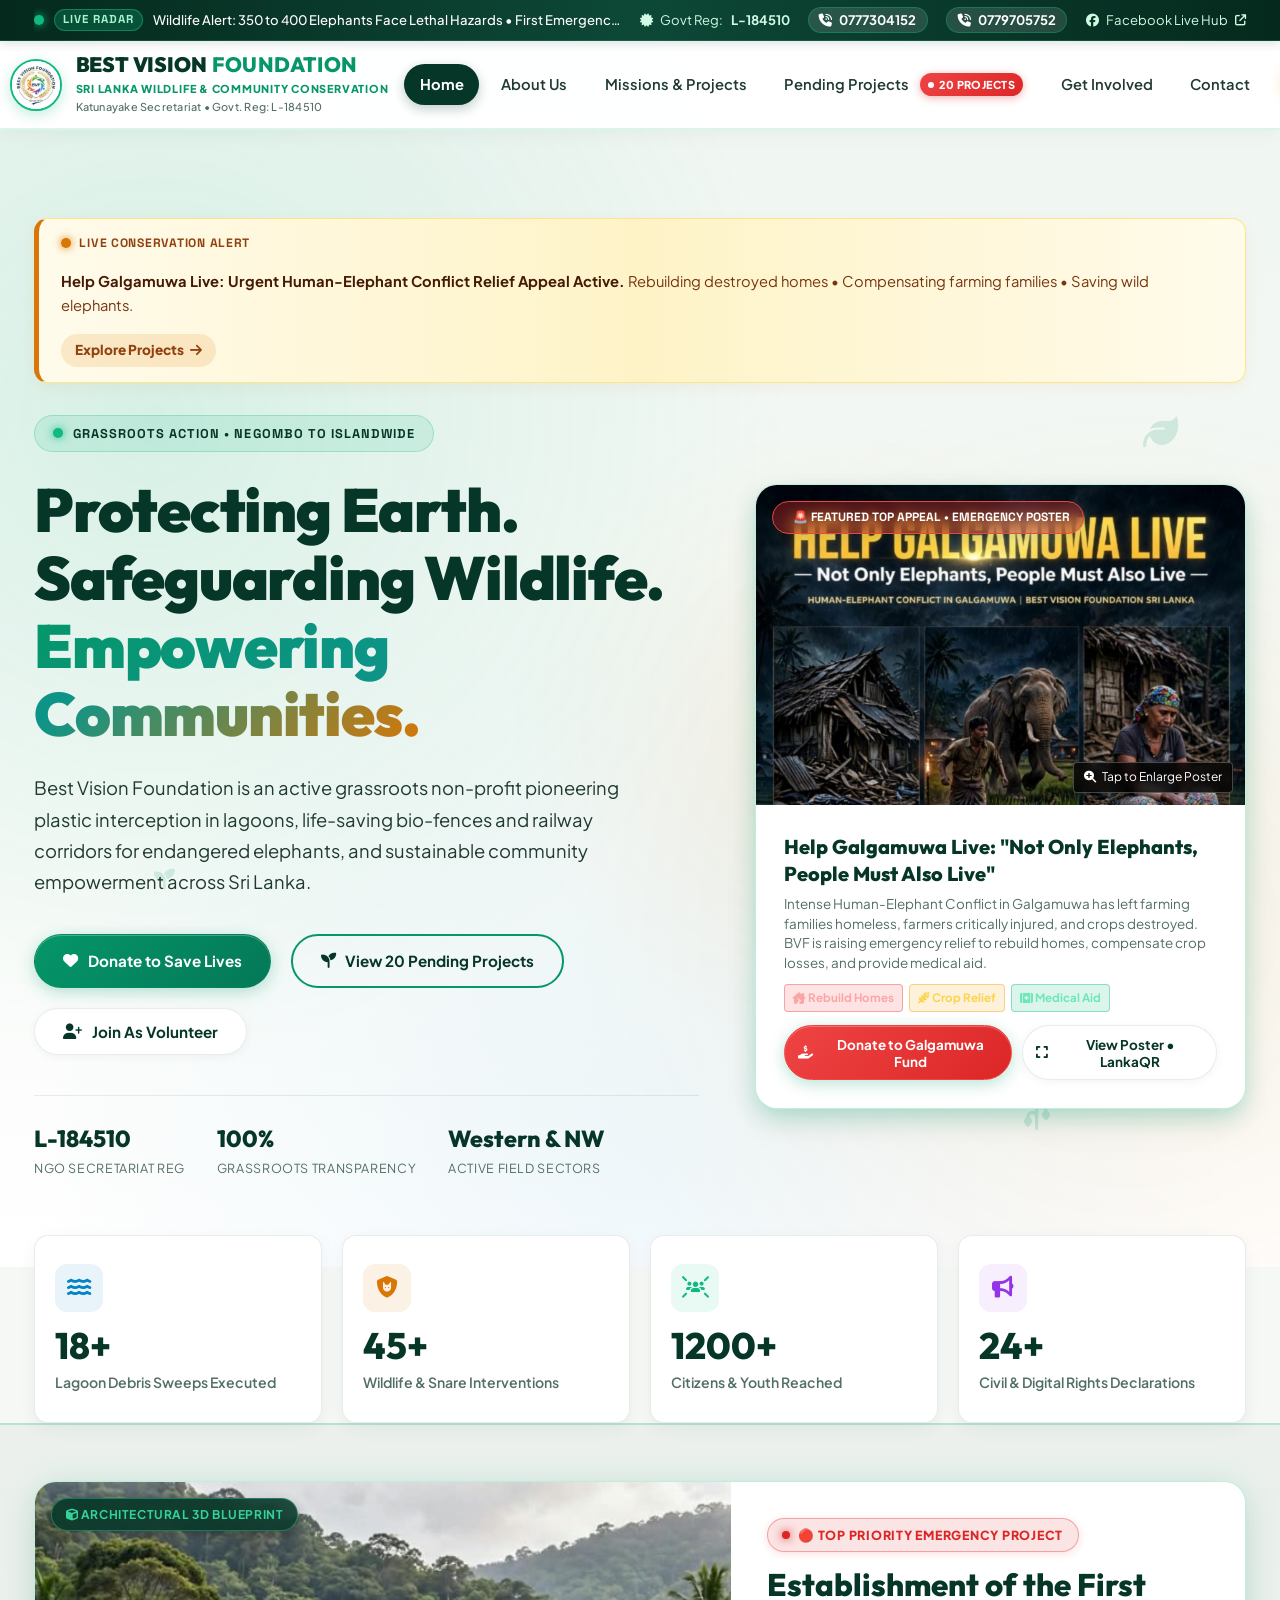
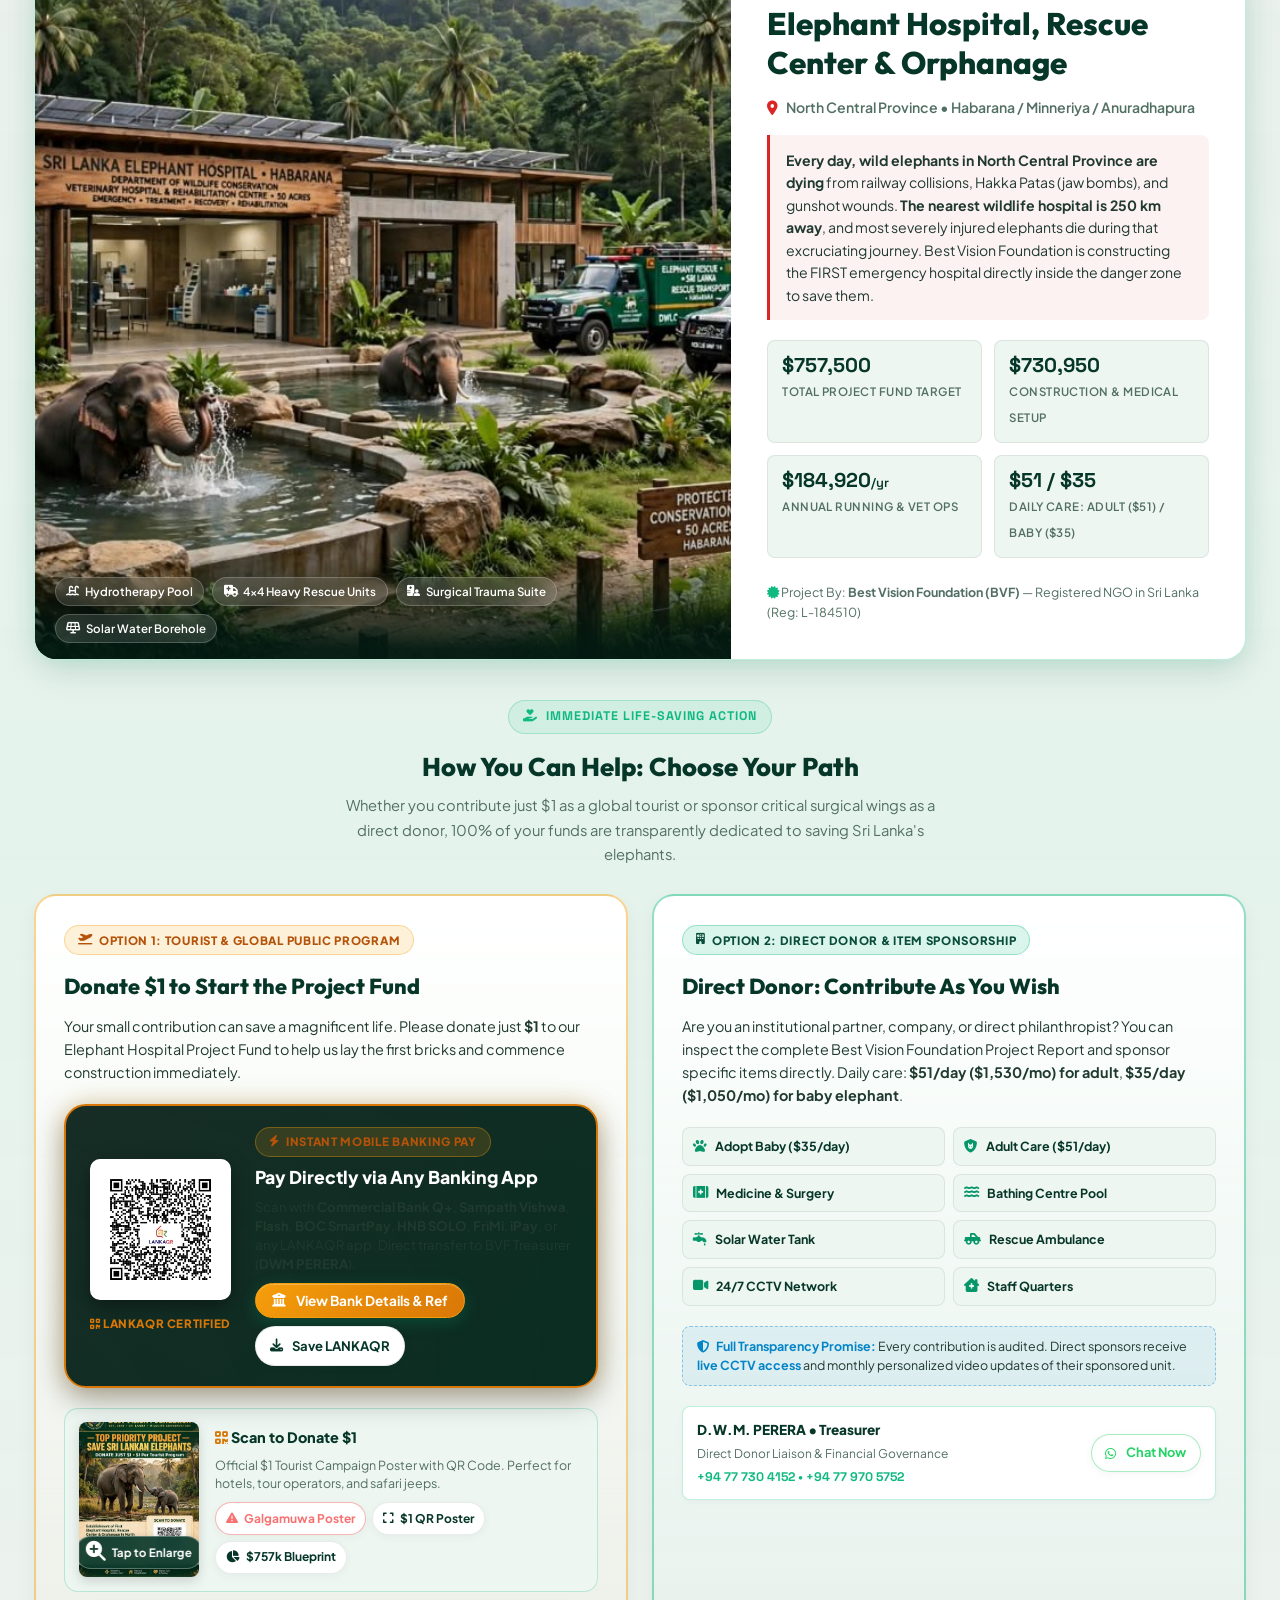
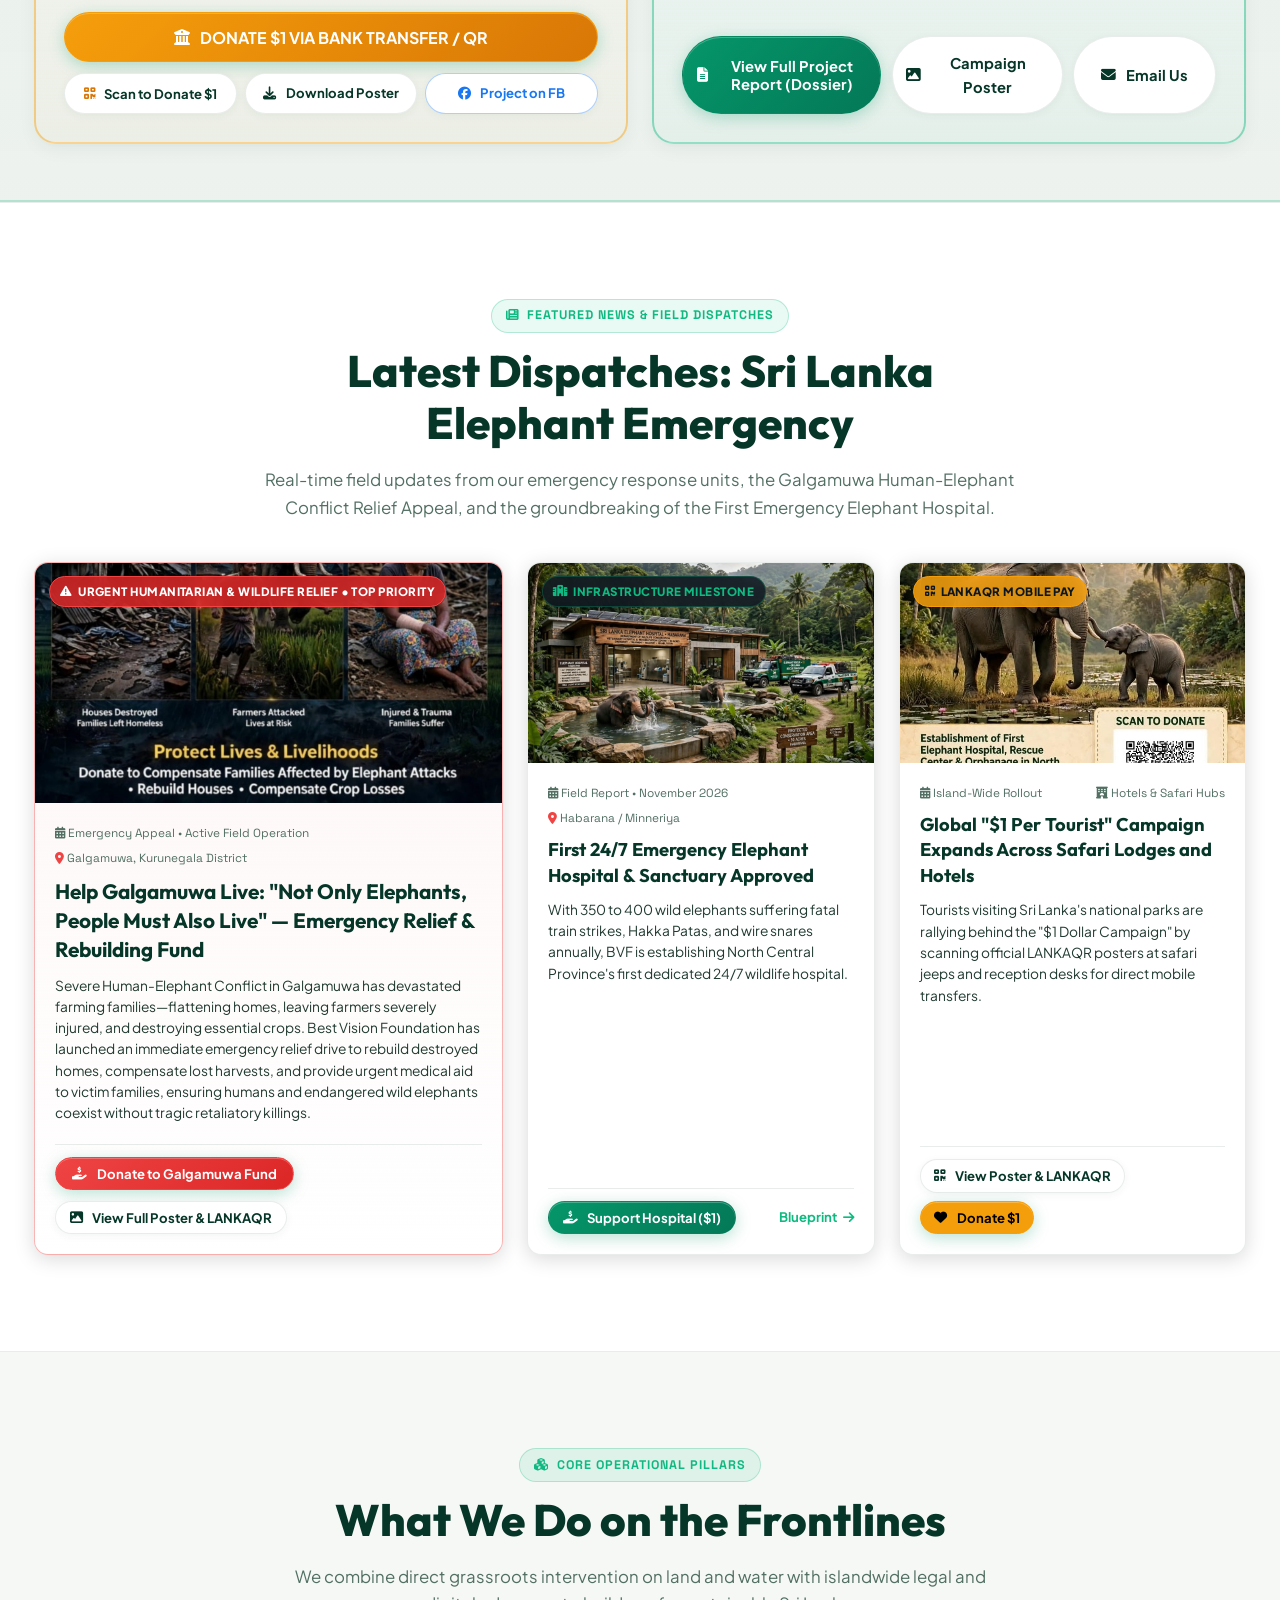
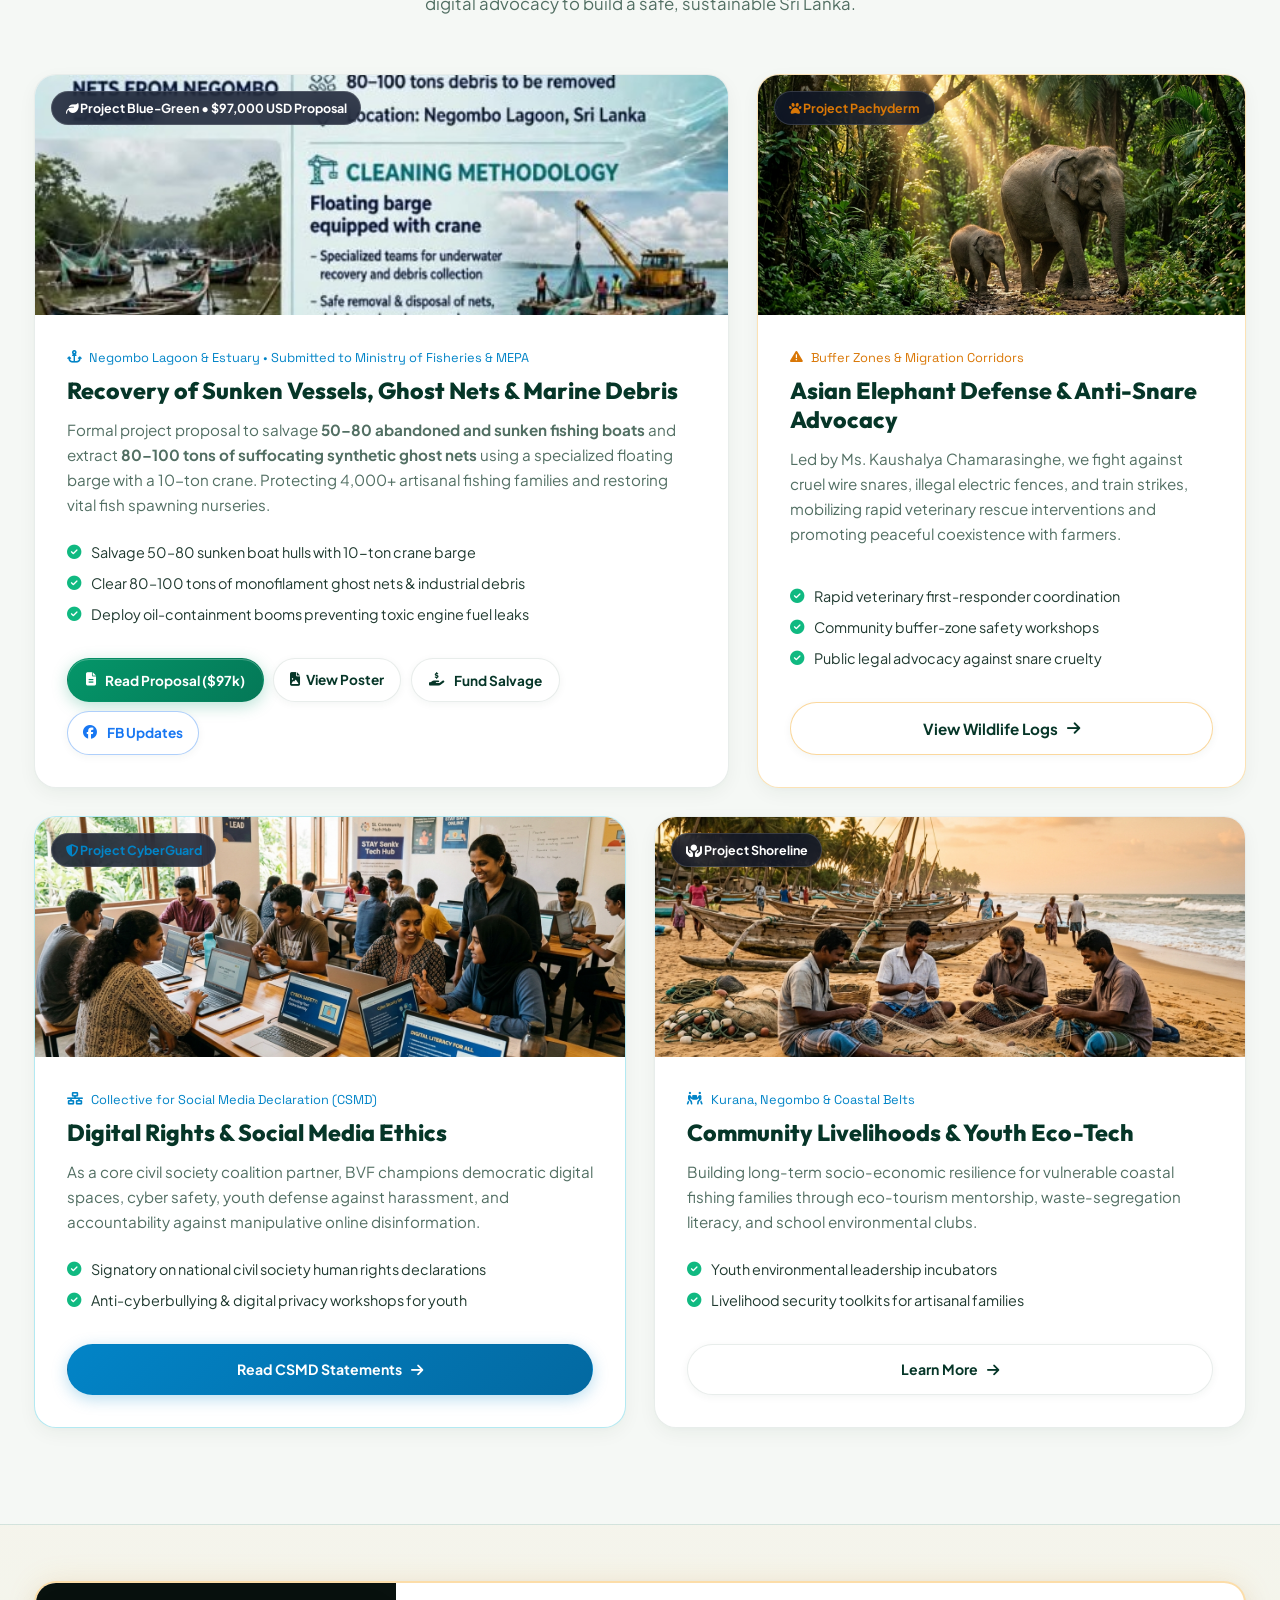
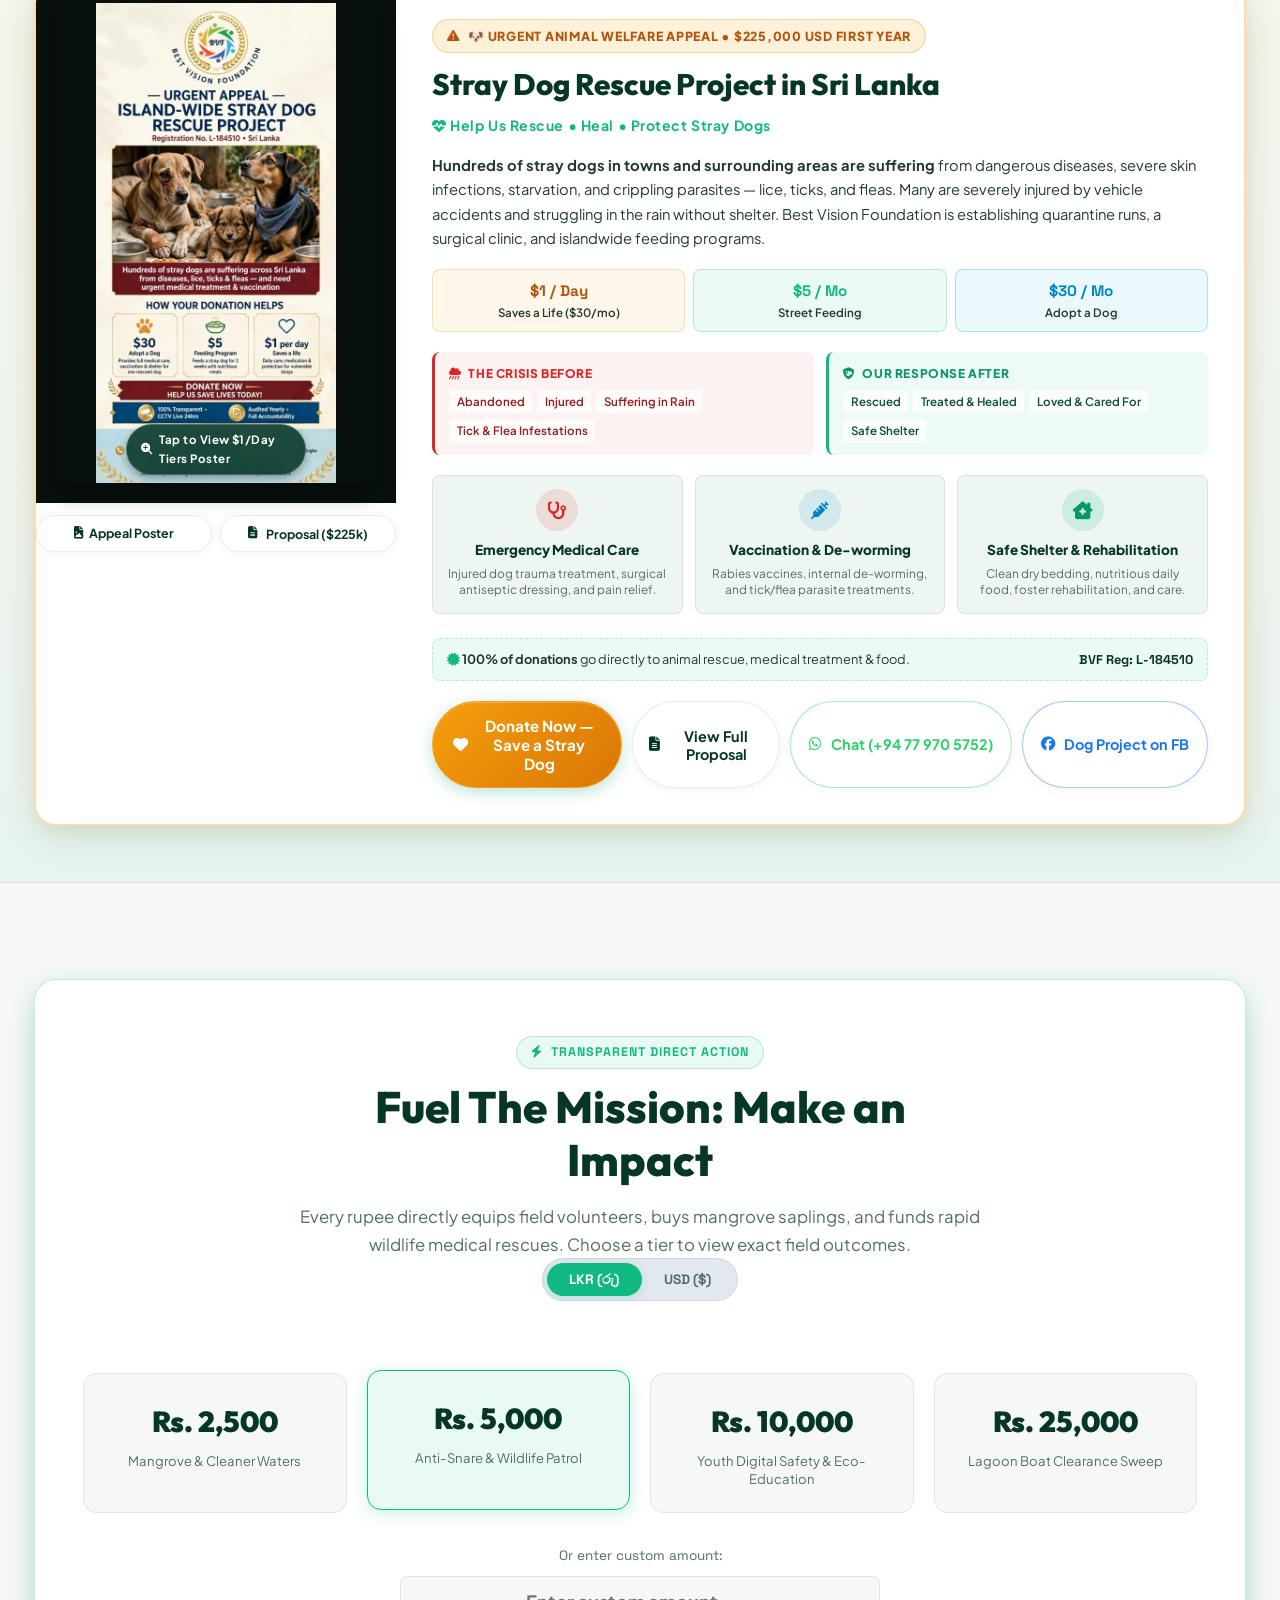
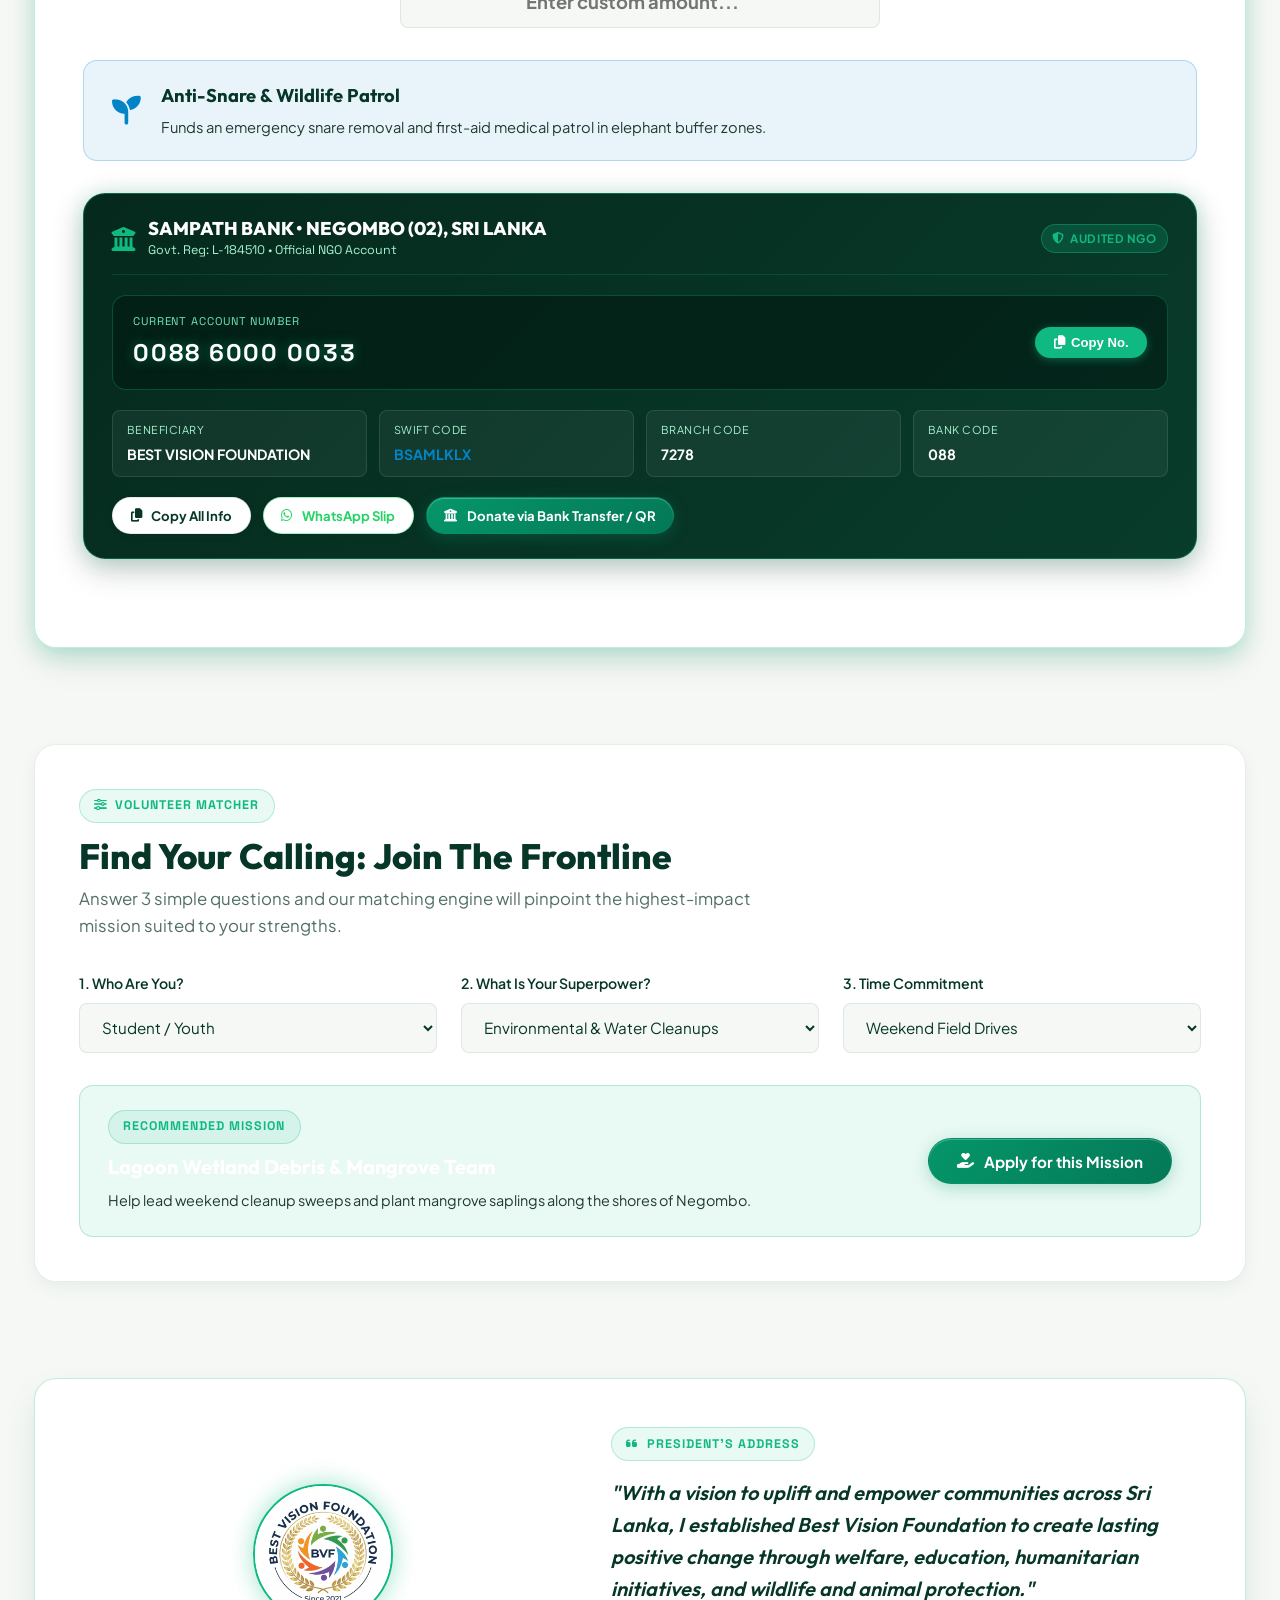
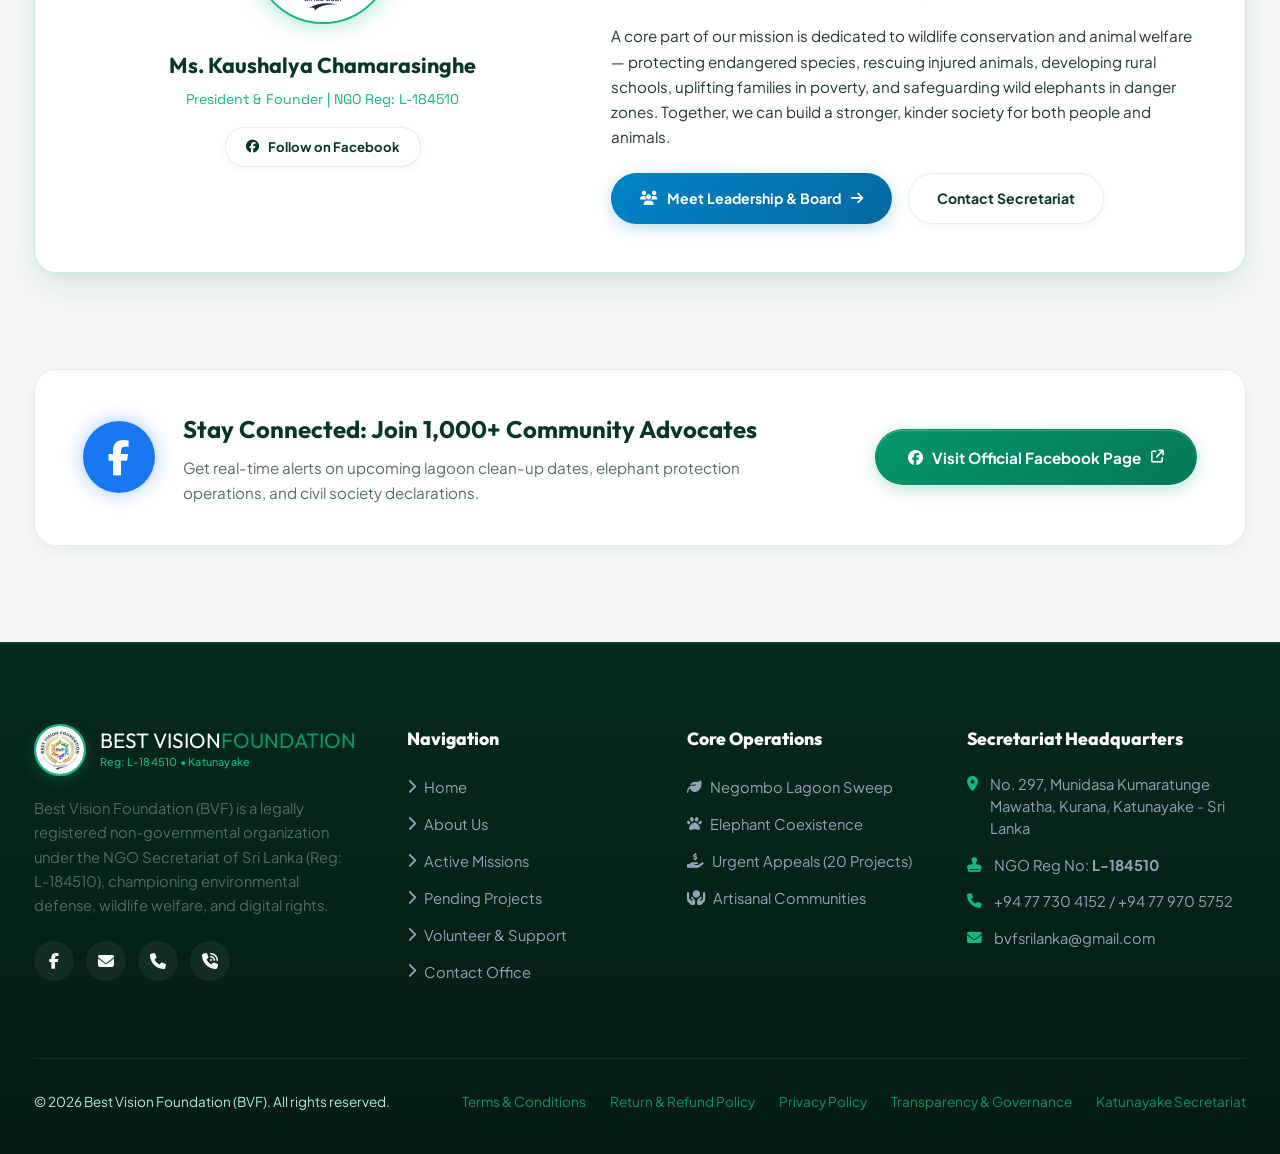
<file: index.html>
<!DOCTYPE html>
<html lang="en">
<head>
  <meta charset="UTF-8">
  <meta name="viewport" content="width=device-width, initial-scale=1.0">
  <title>Best Vision Foundation | Future-Ready NGO (Reg: L-184510)</title>
  <meta name="description" content="Best Vision Foundation (BVF) is a futuristic, grassroots non-profit in Sri Lanka pioneering Negombo Lagoon conservation, Asian elephant defense, and digital rights advocacy.">
  <link rel="icon" type="image/svg+xml" href="assets/images/favicon.svg">
  <!-- Social Media & Open Graph Meta Tags -->
  <meta property="og:type" content="website">
  <meta property="og:url" content="https://www.bestvisionfoundation.lk/">
  <meta property="og:title" content="Best Vision Foundation | Protecting Wildlife, Healing Communities">
  <meta property="og:description" content="Every Life Deserves Protection. Support the 24/7 Wildlife Emergency Hospital, Galgamuwa conflict relief, and grassroots conservation in Sri Lanka.">
  <meta property="og:image" content="https://www.bestvisionfoundation.lk/assets/images/bvf-social-banner-landscape.png">
  <meta property="og:image:width" content="1200">
  <meta property="og:image:height" content="630">
  <meta name="twitter:card" content="summary_large_image">
  <meta name="twitter:title" content="Best Vision Foundation | Protecting Wildlife, Healing Communities">
  <meta name="twitter:description" content="Every Life Deserves Protection. Support the 24/7 Wildlife Emergency Hospital, Galgamuwa conflict relief, and grassroots conservation in Sri Lanka.">
  <meta name="twitter:image" content="https://www.bestvisionfoundation.lk/assets/images/bvf-social-banner-landscape.png">

  
  <!-- Font Awesome Icons -->
  <link rel="stylesheet" href="https://cdnjs.cloudflare.com/ajax/libs/font-awesome/6.5.1/css/all.min.css">
  
  <!-- Main Futuristic Stylesheet -->
  <link rel="stylesheet" href="assets/css/style.css?v=5.1">

  <!-- Immediate Theme Restore (Prevents Flash) -->
  <script>
    (function() {
      const saved = localStorage.getItem('bvf-theme');
      if (saved === 'dark') {
        document.documentElement.setAttribute('data-theme', 'dark');
      } else {
        document.documentElement.setAttribute('data-theme', 'light');
      }
    })();
  </script>
</head>
<body>

  <!-- Top Live Radar Dispatch Bar -->
  <div class="radar-notice-bar">
    <div class="container radar-content">
      <div class="radar-indicator">
        <span class="pulse-beacon"></span>
        <span class="radar-live-pill">LIVE RADAR</span>
        <span id="liveRadarTicker" class="radar-ticker-text">Wildlife Alert: 350 to 400 Elephants Face Lethal Hazards • First Emergency Elephant Hospital Fund Active</span>
      </div>
      <div class="radar-links">
        <span><i class="fa-solid fa-certificate"></i> Govt Reg: <strong>L-184510</strong></span>
        <a href="tel:+94777304152" class="topbar-hotline"><i class="fa-solid fa-phone-volume"></i> <strong>0777304152</strong></a>
        <a href="tel:+94779705752" class="topbar-hotline"><i class="fa-solid fa-phone-volume"></i> <strong>0779705752</strong></a>
        <a href="https://www.facebook.com/profile.php?id=100095383907228" target="_blank" rel="noopener noreferrer">
          <i class="fa-brands fa-facebook"></i> Facebook Live Hub <i class="fa-solid fa-arrow-up-right-from-square" style="font-size: 0.7rem;"></i>
        </a>
      </div>
    </div>
  </div>

  <!-- Main Navigation Header -->
  <header class="main-header" id="mainHeader">
    <div class="container navbar">
      <a href="index.html" class="brand-logo" aria-label="Best Vision Foundation Home">
        <img src="assets/images/bvf-logo-upgraded.png" alt="Best Vision Foundation Logo" class="brand-logo-img">
        <div class="brand-logo-text">
          <div class="brand-name">
            <span class="brand-bold">BEST VISION</span><span class="brand-green">FOUNDATION</span>
          </div>
          <div class="brand-tagline">SRI LANKA WILDLIFE &amp; COMMUNITY CONSERVATION</div>
          <div class="brand-sub">Katunayake Secretariat • Govt. Reg: L-184510</div>
        </div>
      </a>

      <nav>
        <ul class="nav-menu" id="navMenu">
          <li><a href="index.html" class="nav-link active">Home</a></li>
          <li><a href="about.html" class="nav-link">About Us</a></li>
          <li><a href="projects.html" class="nav-link">Missions &amp; Projects</a></li>
          <li>
            <a href="pending-projects.html" class="nav-link">
              Pending Projects <span class="nav-urgent-pill"><span class="pill-dot"></span>20 Projects</span>
            </a>
          </li>
          <li><a href="get-involved.html" class="nav-link">Get Involved</a></li>
          <li><a href="contact.html" class="nav-link">Contact</a></li>
        </ul>
      </nav>

      <div class="nav-actions">
        <button type="button" class="btn qr-nav-pill" onclick="openDonationModal('Elephant Hospital &amp; Orphanage (Habarana / Minneriya / Anuradhapura)', 1)" title="Scan or Click to Donate $1 via Bank Transfer">
          <i class="fa-solid fa-qrcode"></i>
          <span>$1 QR Fund</span>
        </button>
        <button class="btn btn-header-donate btn-open-donation">
          <i class="fa-solid fa-heart"></i>
          <span>Donate Now</span>
        </button>
        <button class="mobile-toggle" id="mobileToggle" aria-label="Toggle Navigation Menu">
          <i class="fa-solid fa-bars"></i>
        </button>
      </div>
    </div>
  </header>

  <!-- Hero Section with Living Ambience -->
  <section class="hero-section">
    <div class="hero-botanical-bg"></div>
    <div class="floating-foliage-wrap">
      <i class="fa-solid fa-leaf foliage-leaf leaf-1"></i>
      <i class="fa-solid fa-seedling foliage-leaf leaf-2"></i>
      <i class="fa-solid fa-leaf foliage-leaf leaf-3"></i>
      <i class="fa-solid fa-plant-wilt foliage-leaf leaf-4"></i>
    </div>
    <div class="container">
      <!-- Live Urgent Conservation Banner -->
      <div class="live-crisis-banner">
        <div class="crisis-beacon">
          <span class="pulse-beacon"></span> LIVE CONSERVATION ALERT
        </div>
        <div class="crisis-text">
          <strong>Help Galgamuwa Live: Urgent Human-Elephant Conflict Relief Appeal Active.</strong> Rebuilding destroyed homes &bull; Compensating farming families &bull; Saving wild elephants.
        </div>
        <a href="pending-projects.html" class="crisis-action-link">
          Explore Projects <i class="fa-solid fa-arrow-right"></i>
        </a>
      </div>

      <div class="hero-grid">
        <div class="hero-content">
          <div class="telemetry-tag">
            <span class="pulse-beacon"></span> Grassroots Action • Negombo to Islandwide
          </div>
          <h1 class="hero-headline">
            Protecting Earth.<br>
            Safeguarding Wildlife.<br>
            <span class="gradient-text">Empowering Communities.</span>
          </h1>
          <p class="hero-subtext">
            Best Vision Foundation is an active grassroots non-profit pioneering plastic interception in lagoons, life-saving bio-fences and railway corridors for endangered elephants, and sustainable community empowerment across Sri Lanka.
          </p>

          <div class="hero-cta-group">
            <button class="btn btn-emerald-glow btn-open-donation">
              <i class="fa-solid fa-heart"></i> Donate to Save Lives
            </button>
            <a href="pending-projects.html" class="btn btn-emerald-outline">
              <i class="fa-solid fa-seedling"></i> View 20 Pending Projects
            </a>
            <button class="btn btn-glass btn-open-volunteer">
              <i class="fa-solid fa-user-plus"></i> Join As Volunteer
            </button>
          </div>

        <div class="hero-stats-strip">
          <div class="stat-tele-item">
            <span class="stat-tele-num">L-184510</span>
            <span class="stat-tele-label">NGO Secretariat Reg</span>
          </div>
          <div class="stat-tele-item">
            <span class="stat-tele-num">100%</span>
            <span class="stat-tele-label">Grassroots Transparency</span>
          </div>
          <div class="stat-tele-item">
            <span class="stat-tele-num">Western &amp; NW</span>
            <span class="stat-tele-label">Active Field Sectors</span>
          </div>
        </div>
      </div>

      <!-- Featured Top Poster Visual Card (Help Galgamuwa Live Campaign) -->
      <div class="hero-visual">
        <div class="holo-card">
          <div class="holo-media" style="cursor: pointer; height: 320px;" onclick="openBvfModal('galgamuwaPosterModal')" title="Click to enlarge full Galgamuwa Campaign Poster">
            <img src="assets/images/galgamuwa-relief-campaign-poster.jpg?v=2" alt="Help Galgamuwa Live - Human-Elephant Conflict Emergency Relief Campaign Poster" style="object-position: center top;" />
            <div class="holo-status-pill" style="background: rgba(220, 38, 38, 0.35); border-color: #ef4444; color: #ffffff; font-weight: 800;">
              <span class="pulse-dot" style="background: #ef4444;"></span> 🚨 FEATURED TOP APPEAL &bull; EMERGENCY POSTER
            </div>
            <div style="position: absolute; bottom: 0.75rem; right: 0.75rem; background: rgba(0,0,0,0.78); backdrop-filter: blur(4px); padding: 0.3rem 0.65rem; border-radius: 4px; font-size: 0.75rem; color: #ffffff; border: 1px solid rgba(255,255,255,0.25); display: flex; align-items: center; gap: 0.35rem;">
              <i class="fa-solid fa-magnifying-glass-plus"></i> Tap to Enlarge Poster
            </div>
          </div>
          <div class="holo-body">
            <h3 class="holo-title" style="font-size: 1.25rem; line-height: 1.35; margin-bottom: 0.45rem;">
              <a href="javascript:void(0)" onclick="openBvfModal('galgamuwaPosterModal')" style="color: inherit; text-decoration: none;">Help Galgamuwa Live: "Not Only Elephants, People Must Also Live"</a>
            </h3>
            <p class="holo-desc" style="font-size: 0.84rem; line-height: 1.45; margin-bottom: 0.75rem;">
              Intense Human-Elephant Conflict in Galgamuwa has left farming families homeless, farmers critically injured, and crops destroyed. BVF is raising emergency relief to rebuild homes, compensate crop losses, and provide medical aid.
            </p>
            
            <div style="display: flex; gap: 0.4rem; flex-wrap: wrap; margin-bottom: 0.85rem;">
              <span style="font-size: 0.72rem; padding: 0.2rem 0.5rem; border-radius: 4px; background: rgba(239, 68, 68, 0.15); border: 1px solid rgba(239, 68, 68, 0.4); color: #fca5a5; font-weight: 700;">
                <i class="fa-solid fa-house-chimney-crack"></i> Rebuild Homes
              </span>
              <span style="font-size: 0.72rem; padding: 0.2rem 0.5rem; border-radius: 4px; background: rgba(245, 158, 11, 0.15); border: 1px solid rgba(245, 158, 11, 0.4); color: #fcd34d; font-weight: 700;">
                <i class="fa-solid fa-wheat-awn"></i> Crop Relief
              </span>
              <span style="font-size: 0.72rem; padding: 0.2rem 0.5rem; border-radius: 4px; background: rgba(16, 185, 129, 0.15); border: 1px solid rgba(16, 185, 129, 0.4); color: #6ee7b7; font-weight: 700;">
                <i class="fa-solid fa-kit-medical"></i> Medical Aid
              </span>
            </div>

            <div style="display: flex; gap: 0.6rem; flex-wrap: wrap;">
              <button class="btn btn-neon-glow" onclick="openDonationModal('Galgamuwa Human-Elephant Conflict Relief &amp; Rebuilding Fund', 1)" style="flex: 1.2; padding: 0.6rem 0.85rem; font-size: 0.84rem; background: linear-gradient(135deg, #ef4444, #dc2626); border-color: #ef4444; color: #ffffff;">
                <i class="fa-solid fa-hand-holding-dollar"></i> Donate to Galgamuwa Fund
              </button>
              <button class="btn btn-glass" onclick="openBvfModal('galgamuwaPosterModal')" style="flex: 1; padding: 0.6rem 0.85rem; font-size: 0.84rem;">
                <i class="fa-solid fa-expand"></i> View Poster &bull; LankaQR
              </button>
            </div>
          </div>
        </div>
      </div>
    </div>
  </div>
</section>

  <!-- Live Impact Heads-Up Display (HUD) -->
  <section class="hud-section">
    <div class="container">
      <div class="hud-grid">
        <div class="hud-card">
          <div class="hud-icon-wrap hud-icon-cyan"><i class="fa-solid fa-water"></i></div>
          <div class="hud-number" data-target="18" data-suffix="+">18+</div>
          <div class="hud-label">Lagoon Debris Sweeps Executed</div>
        </div>

        <div class="hud-card">
          <div class="hud-icon-wrap hud-icon-amber"><i class="fa-solid fa-shield-cat"></i></div>
          <div class="hud-number" data-target="45" data-suffix="+">45+</div>
          <div class="hud-label">Wildlife &amp; Snare Interventions</div>
        </div>

        <div class="hud-card">
          <div class="hud-icon-wrap hud-icon-emerald"><i class="fa-solid fa-users-rays"></i></div>
          <div class="hud-number" data-target="1200" data-suffix="+">1,200+</div>
          <div class="hud-label">Citizens &amp; Youth Reached</div>
        </div>

        <div class="hud-card">
          <div class="hud-icon-wrap hud-icon-purple"><i class="fa-solid fa-bullhorn"></i></div>
          <div class="hud-number" data-target="24" data-suffix="+">24+</div>
          <div class="hud-label">Civil &amp; Digital Rights Declarations</div>
        </div>
      </div>
    </div>
  </section>

  <!-- 🔴 TOP PRIORITY PROJECT: FIRST ELEPHANT HOSPITAL / RESCUE CENTER & ORPHANAGE -->
  <section class="hospital-priority-section" id="elephant-hospital">
    <div class="container">
      
      <!-- Top Priority Banner Header -->
      <div class="hospital-hero-banner">
        <div class="hospital-grid">
          
          <!-- Left: 3D Architectural Design Rendering -->
          <div class="hospital-visual-pane">
            <img src="assets/images/elephant-hospital-habarana.jpg" alt="Establishment of the First Elephant Hospital, Rescue Center &amp; Orphanage in North Central Province, Habarana, Sri Lanka">
            <div class="hospital-render-badge">
              <i class="fa-solid fa-cube"></i> Architectural 3D Blueprint
            </div>
            <div class="hospital-feature-overlay">
              <span class="feature-pill"><i class="fa-solid fa-water-ladder"></i> Hydrotherapy Pool</span>
              <span class="feature-pill"><i class="fa-solid fa-truck-medical"></i> 4x4 Heavy Rescue Units</span>
              <span class="feature-pill"><i class="fa-solid fa-hospital-user"></i> Surgical Trauma Suite</span>
              <span class="feature-pill"><i class="fa-solid fa-solar-panel"></i> Solar Water Borehole</span>
            </div>
          </div>

          <!-- Right: The Urgent Danger Zone Crisis & Stats -->
          <div class="hospital-content-pane">
            <div>
              <div class="crisis-badge-urgent">
                <span class="crisis-beacon-pulse"></span> 🔴 Top Priority Emergency Project
              </div>
              <h2 class="hospital-title">
                Establishment of the First Elephant Hospital, Rescue Center &amp; Orphanage
              </h2>
              <div class="hospital-meta-location">
                <i class="fa-solid fa-location-dot" style="color: #dc2626;"></i>
                <span>North Central Province • Habarana / Minneriya / Anuradhapura</span>
              </div>

              <div class="hospital-crisis-callout">
                <p>
                  <strong>Every day, wild elephants in North Central Province are dying</strong> from railway collisions, Hakka Patas (jaw bombs), and gunshot wounds. <strong>The nearest wildlife hospital is 250 km away</strong>, and most severely injured elephants die during that excruciating journey. Best Vision Foundation is constructing the FIRST emergency hospital directly inside the danger zone to save them.
                </p>
              </div>
            </div>

            <div>
              <div class="hospital-stat-strip">
                <div class="h-stat-card">
                  <span class="h-stat-num">$757,500</span>
                  <span class="h-stat-lbl">Total Project Fund Target</span>
                </div>
                <div class="h-stat-card">
                  <span class="h-stat-num">$730,950</span>
                  <span class="h-stat-lbl">Construction &amp; Medical Setup</span>
                </div>
                <div class="h-stat-card">
                  <span class="h-stat-num">$184,920<span style="font-size: 0.8rem; font-weight: 600;">/yr</span></span>
                  <span class="h-stat-lbl">Annual Running &amp; Vet Ops</span>
                </div>
                <div class="h-stat-card">
                  <span class="h-stat-num">$51 / $35</span>
                  <span class="h-stat-lbl">Daily Care: Adult ($51) / Baby ($35)</span>
                </div>
              </div>

              <div style="display: flex; gap: 0.5rem; flex-wrap: wrap;">
                <span style="font-size: 0.78rem; color: var(--text-muted);">
                  <i class="fa-solid fa-certificate" style="color: var(--emerald-neon);"></i> Project By: <strong>Best Vision Foundation (BVF)</strong> — Registered NGO in Sri Lanka (Reg: L-184510)
                </span>
              </div>
            </div>

          </div>
        </div>
      </div>

      <!-- How You Can Help: 2 Clear Options -->
      <div class="help-options-section-title">
        <span class="section-badge"><i class="fa-solid fa-hand-holding-heart"></i> Immediate Life-Saving Action</span>
        <h3>How You Can Help: Choose Your Path</h3>
        <p>Whether you contribute just $1 as a global tourist or sponsor critical surgical wings as a direct donor, 100% of your funds are transparently dedicated to saving Sri Lanka's elephants.</p>
      </div>

      <div class="help-options-grid">
        
        <!-- OPTION 1: $1 TOURIST PROGRAM -->
        <div class="option-box opt-tourist">
          <div>
            <div class="opt-badge opt-badge-gold">
              <i class="fa-solid fa-plane-departure"></i> Option 1: Tourist &amp; Global Public Program
            </div>
            <h4 class="opt-heading">Donate $1 to Start the Project Fund</h4>
            <p class="opt-text">
              Your small contribution can save a magnificent life. Please donate just <strong>$1</strong> to our Elephant Hospital Project Fund to help us lay the first bricks and commence construction immediately.
            </p>

            <!-- Prominent Official LANKAQR Direct Mobile Pay Showcase -->
          <div class="prominent-qr-showcase">
            <div class="prominent-qr-box" onclick="openDonationModal('Elephant Hospital &amp; Orphanage (Habarana / Minneriya / Anuradhapura)', 1)" title="Scan with your banking app or tap to open Bank Details">
              <div class="prominent-qr-img-wrap">
                <img src="assets/images/bvf-lankaqr.png" alt="Official LANKAQR - Direct Mobile Banking Transfer to BVF Treasurer" />
              </div>
              <span style="font-size: 0.72rem; font-weight: 800; color: var(--amber-solar); display: block; margin-top: 0.4rem; letter-spacing: 0.05em;">
                <i class="fa-solid fa-qrcode"></i> LANKAQR CERTIFIED
              </span>
            </div>
            <div style="flex-grow: 1;">
              <span class="opt-badge opt-badge-gold" style="font-size: 0.72rem; margin-bottom: 0.35rem; display: inline-flex;">
                <i class="fa-solid fa-bolt"></i> Instant Mobile Banking Pay
              </span>
              <h5 style="font-size: 1.1rem; color: #ffffff; margin-bottom: 0.3rem; font-weight: 800;">
                Pay Directly via Any Banking App
              </h5>
              <p style="font-size: 0.82rem; color: var(--text-slate); margin-bottom: 0.65rem; line-height: 1.45;">
                Scan with <strong>Commercial Bank Q+</strong>, <strong>Sampath Vishwa</strong>, <strong>Flash</strong>, <strong>BOC SmartPay</strong>, <strong>HNB SOLO</strong>, <strong>FriMi</strong>, <strong>iPay</strong>, or any LANKAQR app. Direct transfer to BVF Treasurer (<strong>DWM PERERA</strong>).
              </p>
              <div style="display: flex; gap: 0.5rem; flex-wrap: wrap;">
                <button type="button" class="btn btn-neon-glow" onclick="openDonationModal('Elephant Hospital &amp; Orphanage (Habarana / Minneriya / Anuradhapura)', 1)" style="padding: 0.5rem 1rem; font-size: 0.85rem; background: linear-gradient(135deg, #f59e0b, #d97706); border-color: #f59e0b; color: #ffffff;">
                  <i class="fa-solid fa-building-columns"></i> View Bank Details &amp; Ref
                </button>
                <a href="assets/images/bvf-lankaqr.png" download="BVF-LANKAQR-Treasurer.png" class="btn btn-glass" style="padding: 0.5rem 0.85rem; font-size: 0.82rem;">
                  <i class="fa-solid fa-download"></i> Save LANKAQR
                </a>
              </div>
            </div>
          </div>

            <!-- Poster & QR Code Preview Card -->
            <div class="poster-preview-card">
              <a href="assets/images/elephant-hospital-tourist-poster.jpg" target="_blank" rel="noopener" class="poster-thumb-wrap" onclick="openPosterLightbox(event)" title="Click or tap to enlarge full donation poster">
                <img src="assets/images/elephant-hospital-tourist-poster.jpg" alt="Donation poster with QR for 1$ tourist program">
                <div class="poster-zoom-hint">
                  <i class="fa-solid fa-magnifying-glass-plus" style="font-size: 1.25rem; margin-bottom: 0.2rem;"></i>
                  <span>Tap to Enlarge</span>
                </div>
              </a>
              <div class="poster-info-wrap">
                <div class="poster-title-micro">
                  <i class="fa-solid fa-qrcode" style="color: var(--amber-solar);"></i> Scan to Donate $1
                </div>
                <div class="poster-desc-micro">
                  Official $1 Tourist Campaign Poster with QR Code. Perfect for hotels, tour operators, and safari jeeps.
                </div>
                <div style="display: flex; gap: 0.35rem; flex-wrap: wrap; margin-top: 0.2rem;">
                  <a href="assets/images/galgamuwa-relief-campaign-poster.jpg?v=2" target="_blank" rel="noopener" class="btn btn-glass" onclick="openGalgamuwaPosterModal(event)" style="padding: 0.35rem 0.65rem; font-size: 0.75rem; width: fit-content; text-decoration: none; display: inline-flex; align-items: center; gap: 0.35rem; color: #f87171; border-color: rgba(239, 68, 68, 0.4);">
                    <i class="fa-solid fa-triangle-exclamation"></i> Galgamuwa Poster
                  </a>
                  <a href="assets/images/elephant-hospital-tourist-poster.jpg" target="_blank" rel="noopener" class="btn btn-glass" onclick="openPosterLightbox(event)" style="padding: 0.35rem 0.65rem; font-size: 0.75rem; width: fit-content; text-decoration: none; display: inline-flex; align-items: center; gap: 0.35rem;">
                    <i class="fa-solid fa-expand"></i> $1 QR Poster
                  </a>
                  <a href="assets/images/elephant-hospital-campaign-poster.jpg" target="_blank" rel="noopener" class="btn btn-glass" onclick="openElephantCampaignPoster(event)" style="padding: 0.35rem 0.65rem; font-size: 0.75rem; width: fit-content; text-decoration: none; display: inline-flex; align-items: center; gap: 0.35rem;">
                    <i class="fa-solid fa-chart-pie"></i> $757k Blueprint
                  </a>
                </div>
              </div>
            </div>
          </div>

          <div style="display: flex; flex-direction: column; gap: 0.65rem;">
            <button type="button" class="btn btn-neon-glow" onclick="openDonationModal('Elephant Hospital &amp; Orphanage (Habarana / Minneriya / Anuradhapura)', 1)" style="width: 100%; padding: 0.85rem; font-size: 1rem; background: linear-gradient(135deg, #f59e0b, #d97706); border-color: #f59e0b; color: #ffffff;">
              <i class="fa-solid fa-building-columns"></i> DONATE $1 VIA BANK TRANSFER / QR
            </button>
            <div style="display: flex; gap: 0.5rem;">
              <button type="button" class="btn btn-glass" onclick="openDonationModal('Elephant Hospital &amp; Orphanage (Habarana / Minneriya / Anuradhapura)', 1)" style="flex: 1; padding: 0.55rem; font-size: 0.82rem;">
                <i class="fa-solid fa-qrcode" style="color: var(--amber-solar);"></i> Scan to Donate $1
              </button>
              <a href="assets/images/elephant-hospital-tourist-poster.jpg" download="BVF-Elephant-Hospital-1Dollar-Poster.jpg" class="btn btn-glass" style="flex: 1; padding: 0.55rem; font-size: 0.82rem; text-align: center;">
                <i class="fa-solid fa-download"></i> Download Poster
              </a>
              <a href="https://www.facebook.com/profile.php?id=100095383907228" target="_blank" rel="noopener noreferrer" class="btn btn-glass" style="flex: 1; padding: 0.55rem; font-size: 0.82rem; text-align: center; color: #1877f2; border-color: rgba(24, 119, 242, 0.35);" title="Follow Elephant Hospital project on Facebook">
                <i class="fa-brands fa-facebook"></i> Project on FB
              </a>
            </div>
          </div>
        </div>

        <!-- OPTION 2: DIRECT DONOR - SPONSOR AS YOU WISH -->
        <div class="option-box opt-direct">
          <div>
            <div class="opt-badge opt-badge-emerald">
              <i class="fa-solid fa-building-ngo"></i> Option 2: Direct Donor &amp; Item Sponsorship
            </div>
            <h4 class="opt-heading">Direct Donor: Contribute As You Wish</h4>
            <p class="opt-text">
              Are you an institutional partner, company, or direct philanthropist? You can inspect the complete Best Vision Foundation Project Report and sponsor specific items directly. Daily care: <strong>$51/day ($1,530/mo) for adult</strong>, <strong>$35/day ($1,050/mo) for baby elephant</strong>.
            </p>

            <!-- Itemized Sponsorship Catalog Chips -->
            <div class="sponsor-chips-grid">
              <div class="sponsor-chip-item"><i class="fa-solid fa-paw"></i> Adopt Baby ($35/day)</div>
              <div class="sponsor-chip-item"><i class="fa-solid fa-shield-cat"></i> Adult Care ($51/day)</div>
              <div class="sponsor-chip-item"><i class="fa-solid fa-kit-medical"></i> Medicine &amp; Surgery</div>
              <div class="sponsor-chip-item"><i class="fa-solid fa-water"></i> Bathing Centre Pool</div>
              <div class="sponsor-chip-item"><i class="fa-solid fa-faucet-drip"></i> Solar Water Tank</div>
              <div class="sponsor-chip-item"><i class="fa-solid fa-truck-pickup"></i> Rescue Ambulance</div>
              <div class="sponsor-chip-item"><i class="fa-solid fa-video"></i> 24/7 CCTV Network</div>
              <div class="sponsor-chip-item"><i class="fa-solid fa-house-chimney-medical"></i> Staff Quarters</div>
            </div>

            <!-- Transparency & CCTV Promise -->
            <div class="audit-guarantee-pill">
              <i class="fa-solid fa-shield-halved" style="color: var(--cyan-neon); margin-right: 0.35rem;"></i>
              <strong>Full Transparency Promise:</strong> Every contribution is audited. Direct sponsors receive <strong>live CCTV access</strong> and monthly personalized video updates of their sponsored unit.
            </div>

            <!-- Direct Contact: Treasurer D.W.M. Perera -->
            <div class="treasurer-contact-card">
              <div class="treasurer-info">
                <h5>D.W.M. PERERA &bull; Treasurer</h5>
                <p>Direct Donor Liaison &amp; Financial Governance</p>
                <p style="font-family: var(--font-mono); font-size: 0.78rem; color: var(--emerald-neon); font-weight: 700; margin-top: 0.2rem;">
                  +94 77 730 4152 &bull; +94 77 970 5752
                </p>
              </div>
              <a href="https://wa.me/94777304152?text=Hello%20Treasurer%20D.W.M.%20Perera%2C%20I%20would%20like%20to%20discuss%20Direct%20Donation%20and%20Item%20Sponsorship%20for%20the%20Elephant%20Hospital%20in%20Habarana." target="_blank" rel="noopener noreferrer" class="btn btn-glass" style="color: #25d366; border-color: rgba(37, 211, 102, 0.4); padding: 0.45rem 0.85rem; font-size: 0.8rem;">
                <i class="fa-brands fa-whatsapp"></i> Chat Now
              </a>
            </div>
          </div>

          <div style="display: flex; gap: 0.65rem; flex-wrap: wrap;">
            <button type="button" class="btn btn-neon-glow" onclick="openProjectReportModal()" style="flex: 1.2; padding: 0.85rem; font-size: 0.92rem;">
              <i class="fa-solid fa-file-lines"></i> View Full Project Report (Dossier)
            </button>
            <a href="assets/images/elephant-hospital-campaign-poster.jpg" target="_blank" rel="noopener" class="btn btn-glass" onclick="openElephantCampaignPoster(event)" style="flex: 1; padding: 0.85rem; font-size: 0.92rem; text-align: center; text-decoration: none; display: inline-flex; align-items: center; justify-content: center; gap: 0.35rem;">
              <i class="fa-solid fa-image"></i> Campaign Poster
            </a>
            <a href="mailto:bvfsrilanka@gmail.com?subject=Direct%20Donor%20Inquiry%20-%20Elephant%20Hospital%20Habarana&body=Dear%20Mr.%20D.W.M.%20Perera%20(Treasurer),%0D%0A%0D%0AI%20am%20interested%20in%20sponsoring%20an%20item%20for%20the%20Elephant%20Hospital%20and%20Rescue%20Center%20in%20Habarana.%20Please%20provide%20the%20full%20project%20breakdown." class="btn btn-glass" style="flex: 0.8; padding: 0.85rem; font-size: 0.92rem; text-align: center;">
              <i class="fa-solid fa-envelope"></i> Email Us
            </a>
          </div>
        </div>

      </div>

    </div>
  </section>

    <!-- Featured News Section (Elephant Conservation & Crisis Dispatches) -->
    <section class="section" id="featured-news" style="background: var(--bg-surface); border-top: 1px solid var(--border-subtle); border-bottom: 1px solid var(--border-subtle);">
    <div class="container">
      <div class="section-header" style="text-align: center; max-width: 760px; margin: 0 auto 2.5rem;">
        <span class="section-badge"><i class="fa-solid fa-newspaper"></i> Featured News &amp; Field Dispatches</span>
        <h2 class="section-title">Latest Dispatches: Sri Lanka Elephant Emergency</h2>
        <p class="section-desc">
          Real-time field updates from our emergency response units, the Galgamuwa Human-Elephant Conflict Relief Appeal, and the groundbreaking of the First Emergency Elephant Hospital.
        </p>
      </div>

      <div class="featured-news-grid">
        <!-- News Card 1: Featured Lead Story (Help Galgamuwa Live) -->
        <article class="news-card news-card-featured">
          <div class="news-media">
            <img src="assets/images/galgamuwa-relief-campaign-poster.jpg?v=2" alt="Help Galgamuwa Live - Human-Elephant Conflict Relief &amp; Rebuilding Campaign" style="cursor: pointer;" onclick="openBvfModal('galgamuwaPosterModal')" />
            <span class="news-badge news-badge-urgent"><i class="fa-solid fa-triangle-exclamation"></i> Urgent Humanitarian &amp; Wildlife Relief &bull; Top Priority</span>
          </div>
          <div class="news-content">
            <div class="news-meta">
              <span><i class="fa-solid fa-calendar-days"></i> Emergency Appeal &bull; Active Field Operation</span>
              <span><i class="fa-solid fa-location-dot" style="color: #ef4444;"></i> Galgamuwa, Kurunegala District</span>
            </div>
            <h3 class="news-title">
              <a href="javascript:void(0)" onclick="openBvfModal('galgamuwaPosterModal')">Help Galgamuwa Live: "Not Only Elephants, People Must Also Live" &mdash; Emergency Relief &amp; Rebuilding Fund</a>
            </h3>
            <p class="news-excerpt">
              Severe Human-Elephant Conflict in Galgamuwa has devastated farming families&mdash;flattening homes, leaving farmers severely injured, and destroying essential crops. Best Vision Foundation has launched an immediate emergency relief drive to rebuild destroyed homes, compensate lost harvests, and provide urgent medical aid to victim families, ensuring humans and endangered wild elephants coexist without tragic retaliatory killings.
            </p>
            <div class="news-footer" style="display: flex; gap: 0.65rem; flex-wrap: wrap;">
              <button type="button" class="btn btn-neon-glow" onclick="openDonationModal('Galgamuwa Human-Elephant Conflict Relief &amp; Rebuilding Fund', 1)" style="font-size: 0.82rem; padding: 0.45rem 1rem; background: linear-gradient(135deg, #ef4444, #dc2626); border-color: #ef4444; color: #ffffff;">
                <i class="fa-solid fa-hand-holding-dollar"></i> Donate to Galgamuwa Fund
              </button>
              <button type="button" class="btn btn-glass" onclick="openBvfModal('galgamuwaPosterModal')" style="font-size: 0.82rem; padding: 0.45rem 0.85rem;">
                <i class="fa-solid fa-image"></i> View Full Poster &amp; LANKAQR
              </button>
            </div>
          </div>
        </article>

        <!-- News Card 2: 24/7 Emergency Elephant Hospital -->
        <article class="news-card">
          <div class="news-media">
            <img src="assets/images/elephant-hospital-habarana.jpg" alt="Establishment of First Elephant Hospital in Habarana / Minneriya / Anuradhapura">
            <span class="news-badge"><i class="fa-solid fa-hospital"></i> Infrastructure Milestone</span>
          </div>
          <div class="news-content">
            <div class="news-meta">
              <span><i class="fa-solid fa-calendar-days"></i> Field Report &bull; November 2026</span>
              <span><i class="fa-solid fa-location-dot" style="color: #ef4444;"></i> Habarana / Minneriya</span>
            </div>
            <h3 class="news-title">
              <a href="#elephant-hospital">First 24/7 Emergency Elephant Hospital &amp; Sanctuary Approved</a>
            </h3>
            <p class="news-excerpt">
              With 350 to 400 wild elephants suffering fatal train strikes, Hakka Patas, and wire snares annually, BVF is establishing North Central Province's first dedicated 24/7 wildlife hospital.
            </p>
            <div class="news-footer">
              <button type="button" class="btn btn-neon-glow" onclick="openDonationModal('Elephant Hospital &amp; Orphanage (Habarana / Minneriya / Anuradhapura)', 1)" style="font-size: 0.82rem; padding: 0.45rem 0.85rem;">
                <i class="fa-solid fa-hand-holding-dollar"></i> Support Hospital ($1)
              </button>
              <a href="#elephant-hospital" class="news-link">Blueprint <i class="fa-solid fa-arrow-right"></i></a>
            </div>
          </div>
        </article>

        <!-- News Card 3: $1 Per Tourist Campaign & LANKAQR -->
        <article class="news-card">
          <div class="news-media">
            <img src="assets/images/elephant-hospital-tourist-poster.jpg" alt="Official $1 Per Tourist Campaign Poster for Sri Lanka Elephants">
            <span class="news-badge news-badge-gold"><i class="fa-solid fa-qrcode"></i> LANKAQR Mobile Pay</span>
          </div>
          <div class="news-content">
            <div class="news-meta">
              <span><i class="fa-solid fa-calendar-days"></i> Island-Wide Rollout</span>
              <span><i class="fa-solid fa-hotel"></i> Hotels &amp; Safari Hubs</span>
            </div>
            <h3 class="news-title">
              <a href="javascript:void(0)" onclick="openBvfModal('posterLightboxModal')">Global "$1 Per Tourist" Campaign Expands Across Safari Lodges and Hotels</a>
            </h3>
            <p class="news-excerpt">
              Tourists visiting Sri Lanka's national parks are rallying behind the "$1 Dollar Campaign" by scanning official LANKAQR posters at safari jeeps and reception desks for direct mobile transfers.
            </p>
            <div class="news-footer">
              <button type="button" class="btn btn-glass" onclick="openBvfModal('posterLightboxModal')" style="font-size: 0.82rem; padding: 0.45rem 0.85rem;">
                <i class="fa-solid fa-qrcode"></i> View Poster &amp; LANKAQR
              </button>
              <button type="button" class="btn btn-neon-glow" onclick="openDonationModal('Elephant Hospital &amp; Orphanage (Habarana / Minneriya / Anuradhapura)', 1)" style="font-size: 0.82rem; padding: 0.45rem 0.85rem; background: #f59e0b; border-color: #f59e0b; color: #000000;">
                <i class="fa-solid fa-heart"></i> Donate $1
              </button>
            </div>
          </div>
        </article>
      </div>
    </div>
  </section>

<!-- Interactive Bento Grid: What We Do -->
  <section class="section" id="missions">
    <div class="container">
      <div class="section-header">
        <span class="section-badge"><i class="fa-solid fa-cubes"></i> Core Operational Pillars</span>
        <h2 class="section-title">What We Do on the Frontlines</h2>
        <p class="section-desc">
          We combine direct grassroots intervention on land and water with islandwide legal and digital advocacy to build a safe, sustainable Sri Lanka.
        </p>
      </div>

      <div class="bento-grid">

        <!-- Bento 1: Negombo Lagoon (Span 7) -->
        <div class="bento-card bento-col-7">
          <div class="bento-media">
            <a href="assets/images/negombo-lagoon-cleanup-poster.jpg" target="_blank" rel="noopener" onclick="openLagoonPoster(event)" style="display: block; width: 100%; height: 100%; cursor: pointer;" title="Tap to view formal Negombo Lagoon project banner &amp; proposal poster">
              <img src="assets/images/negombo-lagoon-cleanup-poster.jpg" alt="Negombo Lagoon Project Proposal Poster - Recovery of Sunken Vessels and Debris" style="object-fit: cover;">
            </a>
            <span class="bento-badge-overlay"><i class="fa-solid fa-leaf"></i> Project Blue-Green &bull; $97,000 USD Proposal</span>
          </div>
          <div class="bento-content">
            <div class="bento-meta">
              <i class="fa-solid fa-anchor"></i> Negombo Lagoon &amp; Estuary &bull; Submitted to Ministry of Fisheries &amp; MEPA
            </div>
            <h3 class="bento-title">Recovery of Sunken Vessels, Ghost Nets &amp; Marine Debris</h3>
            <p class="bento-text">
              Formal project proposal to salvage <strong>50&ndash;80 abandoned and sunken fishing boats</strong> and extract <strong>80&ndash;100 tons of suffocating synthetic ghost nets</strong> using a specialized floating barge with a 10-ton crane. Protecting 4,000+ artisanal fishing families and restoring vital fish spawning nurseries.
            </p>
            <ul class="bento-features">
              <li><i class="fa-solid fa-check-circle"></i> Salvage 50&ndash;80 sunken boat hulls with 10-ton crane barge</li>
              <li><i class="fa-solid fa-check-circle"></i> Clear 80&ndash;100 tons of monofilament ghost nets &amp; industrial debris</li>
              <li><i class="fa-solid fa-check-circle"></i> Deploy oil-containment booms preventing toxic engine fuel leaks</li>
            </ul>
            <div style="margin-top: auto; display: flex; gap: 0.6rem; flex-wrap: wrap;">
              <button type="button" class="btn btn-neon-glow" onclick="openLagoonReportModal(event)" style="font-size: 0.85rem; padding: 0.6rem 1.1rem;">
                <i class="fa-solid fa-file-lines"></i> Read Proposal ($97k)
              </button>
              <a href="assets/images/negombo-lagoon-cleanup-poster.jpg" target="_blank" rel="noopener" class="btn btn-glass" onclick="openLagoonPoster(event)" style="font-size: 0.85rem; padding: 0.6rem 1rem; text-decoration: none; display: inline-flex; align-items: center; gap: 0.35rem;">
                <i class="fa-solid fa-file-image"></i> View Poster
              </a>
              <button type="button" class="btn btn-glass" onclick="openDonationModal('Negombo Lagoon Sunken Vessels &amp; Debris Recovery')" style="font-size: 0.85rem; padding: 0.6rem 1.1rem;">
                <i class="fa-solid fa-hand-holding-dollar"></i> Fund Salvage
              </button>
              <a href="https://www.facebook.com/profile.php?id=100095383907228" target="_blank" rel="noopener noreferrer" class="btn btn-glass" style="font-size: 0.85rem; padding: 0.6rem 0.95rem; color: #1877f2; border-color: rgba(24, 119, 242, 0.35);" title="Follow Lagoon cleanup on Facebook">
                <i class="fa-brands fa-facebook"></i> FB Updates
              </a>
            </div>
          </div>
        </div>

        <!-- Bento 2: Elephant Conservation (Span 5) -->
        <div class="bento-card bento-col-5" style="border-color: rgba(245, 158, 11, 0.3);">
          <div class="bento-media">
            <img src="assets/images/elephant-wildlife.jpg" alt="Wildlife and Elephant Welfare">
            <span class="bento-badge-overlay" style="color: var(--amber-solar);"><i class="fa-solid fa-paw"></i> Project Pachyderm</span>
          </div>
          <div class="bento-content">
            <div class="bento-meta" style="color: var(--amber-solar);">
              <i class="fa-solid fa-triangle-exclamation"></i> Buffer Zones &amp; Migration Corridors
            </div>
            <h3 class="bento-title">Asian Elephant Defense &amp; Anti-Snare Advocacy</h3>
            <p class="bento-text">
              Led by Ms. Kaushalya Chamarasinghe, we fight against cruel wire snares, illegal electric fences, and train strikes, mobilizing rapid veterinary rescue interventions and promoting peaceful coexistence with farmers.
            </p>
            <ul class="bento-features">
              <li><i class="fa-solid fa-check-circle"></i> Rapid veterinary first-responder coordination</li>
              <li><i class="fa-solid fa-check-circle"></i> Community buffer-zone safety workshops</li>
              <li><i class="fa-solid fa-check-circle"></i> Public legal advocacy against snare cruelty</li>
            </ul>
            <div style="margin-top: auto;">
              <a href="projects.html#wildlife" class="btn btn-glass" style="width: 100%; border-color: rgba(245, 158, 11, 0.4);">
                View Wildlife Logs <i class="fa-solid fa-arrow-right"></i>
              </a>
            </div>
          </div>
        </div>

        <!-- Bento 3: Digital Rights & CSMD (Span 6) -->
        <div class="bento-card bento-col-6" style="border-color: rgba(6, 182, 212, 0.3);">
          <div class="bento-media">
            <img src="assets/images/digital-rights.jpg" alt="Digital Rights CSMD">
            <span class="bento-badge-overlay" style="color: var(--cyan-neon);"><i class="fa-solid fa-shield-halved"></i> Project CyberGuard</span>
          </div>
          <div class="bento-content">
            <div class="bento-meta" style="color: var(--cyan-neon);">
              <i class="fa-solid fa-network-wired"></i> Collective for Social Media Declaration (CSMD)
            </div>
            <h3 class="bento-title">Digital Rights &amp; Social Media Ethics</h3>
            <p class="bento-text">
              As a core civil society coalition partner, BVF champions democratic digital spaces, cyber safety, youth defense against harassment, and accountability against manipulative online disinformation.
            </p>
            <ul class="bento-features">
              <li><i class="fa-solid fa-check-circle"></i> Signatory on national civil society human rights declarations</li>
              <li><i class="fa-solid fa-check-circle"></i> Anti-cyberbullying &amp; digital privacy workshops for youth</li>
            </ul>
            <div style="margin-top: auto;">
              <a href="projects.html#digital" class="btn btn-cyan-glow" style="width: 100%; font-size: 0.88rem;">
                Read CSMD Statements <i class="fa-solid fa-arrow-right"></i>
              </a>
            </div>
          </div>
        </div>

        <!-- Bento 4: Coastal Communities & Youth (Span 6) -->
        <div class="bento-card bento-col-6">
          <div class="bento-media">
            <img src="assets/images/community-coastal.jpg" alt="Coastal Community Empowerment">
            <span class="bento-badge-overlay"><i class="fa-solid fa-hands-holding-circle"></i> Project Shoreline</span>
          </div>
          <div class="bento-content">
            <div class="bento-meta">
              <i class="fa-solid fa-people-carry-box"></i> Kurana, Negombo &amp; Coastal Belts
            </div>
            <h3 class="bento-title">Community Livelihoods &amp; Youth Eco-Tech</h3>
            <p class="bento-text">
              Building long-term socio-economic resilience for vulnerable coastal fishing families through eco-tourism mentorship, waste-segregation literacy, and school environmental clubs.
            </p>
            <ul class="bento-features">
              <li><i class="fa-solid fa-check-circle"></i> Youth environmental leadership incubators</li>
              <li><i class="fa-solid fa-check-circle"></i> Livelihood security toolkits for artisanal families</li>
            </ul>
            <div style="margin-top: auto;">
              <a href="projects.html#community" class="btn btn-glass" style="width: 100%; font-size: 0.88rem;">
                Learn More <i class="fa-solid fa-arrow-right"></i>
              </a>
            </div>
          </div>
        </div>

      </div>
    </div>
  </section>

  <!-- 🐶 URGENT APPEAL: STRAY DOG RESCUE PROJECT IN SRI LANKA -->
  <section class="dog-rescue-section" id="stray-dogs">
    <div class="container">
      <div class="dog-rescue-banner">
        
        <!-- Left: Official Campaign Poster Preview with Click to Zoom -->
        <div style="display: flex; flex-direction: column; gap: 0.75rem;">
          <a href="assets/images/stray-dog-rescue-tiers-poster.jpg" target="_blank" rel="noopener" class="dog-poster-pane" onclick="openDogRescuePoster(event)" title="Click or tap to view sponsorship tiers poster">
            <img src="assets/images/stray-dog-rescue-tiers-poster.jpg" alt="Urgent Appeal - Stray Dog Rescue Sponsorship Tiers">
            <div class="dog-poster-hint">
              <i class="fa-solid fa-magnifying-glass-plus"></i> Tap to View $1/Day Tiers Poster
            </div>
          </a>
          <div style="display: flex; gap: 0.5rem;">
            <a href="assets/images/stray-dog-rescue-appeal-poster.jpg" target="_blank" rel="noopener" class="btn btn-glass" onclick="openDogAppealPoster(event)" style="flex: 1; font-size: 0.78rem; padding: 0.45rem 0.5rem; text-align: center; text-decoration: none; display: inline-flex; align-items: center; justify-content: center; gap: 0.35rem;">
              <i class="fa-solid fa-file-image"></i> Appeal Poster
            </a>
            <button type="button" class="btn btn-glass" onclick="openDogReportModal(event)" style="flex: 1; font-size: 0.78rem; padding: 0.45rem 0.5rem;">
              <i class="fa-solid fa-file-lines"></i> Proposal ($225k)
            </button>
          </div>
        </div>

        <!-- Right: Urgent Crisis & Action Information -->
        <div class="dog-content-pane">
          <div>
            <div class="dog-appeal-badge">
              <i class="fa-solid fa-triangle-exclamation"></i> 🐶 Urgent Animal Welfare Appeal &bull; $225,000 USD First Year
            </div>
            <h2 class="dog-title">
              Stray Dog Rescue Project in Sri Lanka
            </h2>
            <div class="dog-subtitle">
              <i class="fa-solid fa-heart-pulse"></i> Help Us Rescue &bull; Heal &bull; Protect Stray Dogs
            </div>

            <p style="font-size: 0.92rem; color: var(--text-slate); line-height: 1.65; margin-bottom: 1.15rem;">
              <strong>Hundreds of stray dogs in towns and surrounding areas are suffering</strong> from dangerous diseases, severe skin infections, starvation, and crippling parasites &mdash; lice, ticks, and fleas. Many are severely injured by vehicle accidents and struggling in the rain without shelter. Best Vision Foundation is establishing quarantine runs, a surgical clinic, and islandwide feeding programs.
            </p>

            <!-- 3 Sponsorship Tiers Mini Strip -->
            <div style="display: grid; grid-template-columns: repeat(3, 1fr); gap: 0.5rem; margin-bottom: 1.25rem;">
              <div style="background: rgba(245, 158, 11, 0.08); border: 1px solid rgba(245, 158, 11, 0.3); border-radius: var(--radius-sm); padding: 0.55rem; text-align: center;">
                <div style="font-weight: 800; color: #b45309; font-size: 0.95rem; font-family: var(--font-mono);">$1 / Day</div>
                <div style="font-size: 0.72rem; color: var(--text-slate); font-weight: 600;">Saves a Life ($30/mo)</div>
              </div>
              <div style="background: rgba(16, 185, 129, 0.08); border: 1px solid var(--border-neon); border-radius: var(--radius-sm); padding: 0.55rem; text-align: center;">
                <div style="font-weight: 800; color: var(--emerald-neon); font-size: 0.95rem; font-family: var(--font-mono);">$5 / Mo</div>
                <div style="font-size: 0.72rem; color: var(--text-slate); font-weight: 600;">Street Feeding</div>
              </div>
              <div style="background: rgba(6, 182, 212, 0.08); border: 1px solid rgba(6, 182, 212, 0.3); border-radius: var(--radius-sm); padding: 0.55rem; text-align: center;">
                <div style="font-weight: 800; color: var(--cyan-neon); font-size: 0.95rem; font-family: var(--font-mono);">$30 / Mo</div>
                <div style="font-size: 0.72rem; color: var(--text-slate); font-weight: 600;">Adopt a Dog</div>
              </div>
            </div>

            <!-- Before vs. After Crisis Strip -->
            <div class="before-after-strip">
              <div class="ba-card ba-before">
                <div class="ba-heading"><i class="fa-solid fa-cloud-showers-heavy"></i> The Crisis Before</div>
                <div class="ba-tags">
                  <span class="ba-tag">Abandoned</span>
                  <span class="ba-tag">Injured</span>
                  <span class="ba-tag">Suffering in Rain</span>
                  <span class="ba-tag">Tick &amp; Flea Infestations</span>
                </div>
              </div>
              <div class="ba-card ba-after">
                <div class="ba-heading"><i class="fa-solid fa-shield-dog"></i> Our Response After</div>
                <div class="ba-tags">
                  <span class="ba-tag">Rescued</span>
                  <span class="ba-tag">Treated &amp; Healed</span>
                  <span class="ba-tag">Loved &amp; Cared For</span>
                  <span class="ba-tag">Safe Shelter</span>
                </div>
              </div>
            </div>

            <!-- 3 Pillars of Action -->
            <div class="dog-pillars-grid">
              <div class="dog-pillar-card">
                <div class="dog-pillar-icon pillar-icon-medical"><i class="fa-solid fa-stethoscope"></i></div>
                <h5>Emergency Medical Care</h5>
                <p>Injured dog trauma treatment, surgical antiseptic dressing, and pain relief.</p>
              </div>
              <div class="dog-pillar-card">
                <div class="dog-pillar-icon pillar-icon-vaccine"><i class="fa-solid fa-syringe"></i></div>
                <h5>Vaccination &amp; De-worming</h5>
                <p>Rabies vaccines, internal de-worming, and tick/flea parasite treatments.</p>
              </div>
              <div class="dog-pillar-card">
                <div class="dog-pillar-icon pillar-icon-shelter"><i class="fa-solid fa-house-chimney-medical"></i></div>
                <h5>Safe Shelter &amp; Rehabilitation</h5>
                <p>Clean dry bedding, nutritious daily food, foster rehabilitation, and care.</p>
              </div>
            </div>
          </div>

          <!-- Action Buttons -->
          <div>
            <div style="background: rgba(16, 185, 129, 0.08); border: 1px dashed var(--border-neon); border-radius: var(--radius-sm); padding: 0.65rem 0.9rem; margin-bottom: 1.25rem; font-size: 0.8rem; color: var(--text-slate); display: flex; align-items: center; justify-content: space-between; flex-wrap: wrap; gap: 0.5rem;">
              <span><i class="fa-solid fa-certificate" style="color: var(--emerald-neon);"></i> <strong>100% of donations</strong> go directly to animal rescue, medical treatment &amp; food.</span>
              <span style="font-family: var(--font-mono); font-weight: 700; color: var(--forest-deep);">BVF Reg: L-184510</span>
            </div>

            <div style="display: flex; gap: 0.65rem; flex-wrap: wrap;">
              <button type="button" class="btn btn-neon-glow" onclick="openDonationModal('Island-Wide Stray Dog Rescue &amp; Shelter')" style="flex: 1.3; padding: 0.85rem 1.25rem; font-size: 0.95rem; background: linear-gradient(135deg, #f59e0b, #d97706); border-color: #f59e0b; color: #ffffff;">
                <i class="fa-solid fa-heart"></i> Donate Now &mdash; Save a Stray Dog
              </button>
              <button type="button" class="btn btn-glass" onclick="openDogReportModal(event)" style="flex: 1; padding: 0.85rem 1rem; font-size: 0.9rem;">
                <i class="fa-solid fa-file-lines"></i> View Full Proposal
              </button>
              <a href="https://wa.me/94779705752?text=Hello%20Best%20Vision%20Foundation%2C%20I%20would%20like%20to%20support%20the%20Stray%20Dog%20Rescue%20Project%20in%20Sri%20Lanka." target="_blank" rel="noopener noreferrer" class="btn btn-glass" style="color: #25d366; border-color: rgba(37, 211, 102, 0.4); padding: 0.85rem 1.1rem; font-size: 0.9rem;">
                <i class="fa-brands fa-whatsapp"></i> Chat (+94 77 970 5752)
              </a>
              <a href="https://www.facebook.com/profile.php?id=100095383907228" target="_blank" rel="noopener noreferrer" class="btn btn-glass" style="color: #1877f2; border-color: rgba(24, 119, 242, 0.4); padding: 0.85rem 1.1rem; font-size: 0.9rem;" title="Follow Stray Dog Rescue on Facebook">
                <i class="fa-brands fa-facebook"></i> Dog Project on FB
              </a>
            </div>
          </div>

        </div>
      </div>
    </div>
  </section>

  <!-- Interactive "Fuel The Mission" Donation Engine -->
  <section class="section" id="donate">
    <div class="container">
      <div class="donation-engine-wrap">
        <div style="text-align: center; max-width: 680px; margin: 0 auto 2.5rem auto;">
          <span class="section-badge"><i class="fa-solid fa-bolt"></i> Transparent Direct Action</span>
          <h2 class="section-title">Fuel The Mission: Make an Impact</h2>
          <p class="section-desc">
            Every rupee directly equips field volunteers, buys mangrove saplings, and funds rapid wildlife medical rescues. Choose a tier to view exact field outcomes.
          </p>

          <!-- Currency Switcher -->
          <div class="currency-toggle">
            <button class="currency-btn active" data-currency="LKR">LKR (රු)</button>
            <button class="currency-btn" data-currency="USD">USD ($)</button>
          </div>
        </div>

        <!-- Clickable Tiers Grid (Dynamic via main.js) -->
        <div class="donation-tiers-grid" id="donationTiersGrid">
          <!-- Dynamically populated -->
        </div>

        <!-- Custom Amount Input -->
        <div style="max-width: 480px; margin: 0 auto 2rem auto; text-align: center;">
          <label style="font-size: 0.85rem; font-family: var(--font-mono); color: var(--text-muted); display: block; margin-bottom: 0.5rem;">
            Or enter custom amount:
          </label>
          <input type="number" id="customAmountInput" class="form-control" placeholder="Enter custom amount..." style="text-align: center; font-size: 1.15rem; font-weight: 700; color: var(--emerald-neon);">
        </div>

        <!-- Dynamic Impact Outcome Banner -->
        <div class="impact-outcome-banner">
          <div class="outcome-icon">
            <i class="fa-solid fa-seedling"></i>
          </div>
          <div class="outcome-text">
            <h4 id="outcomeTitle">Anti-Snare &amp; Wildlife Patrol</h4>
            <p id="outcomeDesc">Funds an emergency snare removal and first-aid medical patrol in elephant buffer zones.</p>
          </div>
        </div>

        <!-- Ultra-Compact Digital Bank Card Widget -->
        <div class="digital-bank-card">
          <div class="bank-card-header">
            <div class="bank-brand-title">
              <i class="fa-solid fa-building-columns bank-brand-icon"></i>
              <div>
                <div class="bank-title-text">SAMPATH BANK &bull; NEGOMBO (02), SRI LANKA</div>
                <div class="bank-sub-text">Govt. Reg: L-184510 &bull; Official NGO Account</div>
              </div>
            </div>
            <span class="bank-chip-tag"><i class="fa-solid fa-shield-halved"></i> AUDITED NGO</span>
          </div>

          <div class="bank-account-spotlight">
            <div class="account-number-block">
              <span class="account-label">CURRENT ACCOUNT NUMBER</span>
              <div class="account-digits">0088 6000 0033</div>
            </div>
            <button type="button" class="btn-copy-account" onclick="copyAccountInfo('0088 6000 0033', this)" title="Copy Account Number">
              <i class="fa-solid fa-copy"></i> <span>Copy No.</span>
            </button>
          </div>

          <div class="bank-meta-mini-grid">
            <div class="meta-item">
              <span class="meta-label">Beneficiary</span>
              <span class="meta-val">BEST VISION FOUNDATION</span>
            </div>
            <div class="meta-item">
              <span class="meta-label">SWIFT Code</span>
              <span class="meta-val font-mono" style="color: var(--cyan-neon);">BSAMLKLX</span>
            </div>
            <div class="meta-item">
              <span class="meta-label">Branch Code</span>
              <span class="meta-val font-mono">7278</span>
            </div>
            <div class="meta-item">
              <span class="meta-label">Bank Code</span>
              <span class="meta-val font-mono">088</span>
            </div>
          </div>

          <div class="bank-action-row">
            <button onclick="copyAccountInfo('', this)" class="btn btn-glass">
              <i class="fa-solid fa-copy"></i> Copy All Info
            </button>
            <button onclick="sendDepositSlipWhatsApp()" class="btn btn-glass" style="color: #25d366; border-color: rgba(37, 211, 102, 0.4);">
              <i class="fa-brands fa-whatsapp"></i> WhatsApp Slip
            </button>
            <button class="btn btn-neon-glow btn-open-donation">
              <i class="fa-solid fa-building-columns"></i> Donate via Bank Transfer / QR
            </button>
          </div>
        </div>

      </div>
    </div>
  </section>

  <!-- Interactive "Find Your Calling" Volunteer Matcher -->
  <section class="section" style="padding-top: 0;">
    <div class="container">
      <div class="matcher-box">
        <div style="max-width: 680px; margin-bottom: 2rem;">
          <span class="section-badge"><i class="fa-solid fa-sliders"></i> Volunteer Matcher</span>
          <h2 class="section-title" style="font-size: 2.2rem; margin-bottom: 0.5rem;">Find Your Calling: Join The Frontline</h2>
          <p class="section-desc">Answer 3 simple questions and our matching engine will pinpoint the highest-impact mission suited to your strengths.</p>
        </div>

        <div class="matcher-steps-grid">
          <div>
            <label class="form-label">1. Who Are You?</label>
            <select class="matcher-select" id="matcherRole">
              <option value="student">Student / Youth</option>
              <option value="professional">Working Professional</option>
              <option value="researcher">Scientist / Researcher</option>
              <option value="fieldworker">Community / Field Volunteer</option>
            </select>
          </div>

          <div>
            <label class="form-label">2. What Is Your Superpower?</label>
            <select class="matcher-select" id="matcherSkill">
              <option value="lagoon">Environmental &amp; Water Cleanups</option>
              <option value="wildlife">Wildlife &amp; Animal Rescue Care</option>
              <option value="digital">Social Media, Tech &amp; Design</option>
              <option value="community">Education &amp; Community Teaching</option>
            </select>
          </div>

          <div>
            <label class="form-label">3. Time Commitment</label>
            <select class="matcher-select" id="matcherTime">
              <option value="weekends">Weekend Field Drives</option>
              <option value="flexible">Remote / Flexible Hours</option>
              <option value="emergency">On-Call Emergency Response</option>
            </select>
          </div>
        </div>

        <!-- Recommendation Output -->
        <div class="matcher-result-card">
          <div id="matcherRecommendation">
            <!-- Populated via main.js -->
          </div>
          <div>
            <button class="btn btn-neon-glow" id="matcherApplyBtn">
              <i class="fa-solid fa-hand-holding-heart"></i> Apply for this Mission
            </button>
          </div>
        </div>
      </div>
    </div>
  </section>

  <!-- Holographic Spotlight: President's Message -->
  <section class="section" style="padding-top: 0;">
    <div class="container">
      <div class="leader-dispatch-card">
        <div class="leader-dispatch-grid">
          <div style="text-align: center;">
            <div class="leader-avatar-wrap">
              <img src="assets/images/bvf-logo-upgraded.png" alt="Best Vision Foundation Emblem" style="width: 100%; height: 100%; object-fit: contain;">
            </div>
            <h3 style="font-family: var(--font-heading); font-size: 1.35rem; color: var(--text-white); margin-bottom: 0.25rem;">Ms. Kaushalya Chamarasinghe</h3>
            <p style="font-size: 0.88rem; color: var(--emerald-neon); font-family: var(--font-mono); margin-bottom: 1rem;">President &amp; Founder | NGO Reg: L-184510</p>
            <a href="https://www.facebook.com/profile.php?id=100095383907228" target="_blank" rel="noopener noreferrer" class="btn btn-glass" style="font-size: 0.82rem; padding: 0.5rem 1.25rem;">
              <i class="fa-brands fa-facebook"></i> Follow on Facebook
            </a>
          </div>

          <div>
            <span class="section-badge" style="margin-bottom: 1rem;"><i class="fa-solid fa-quote-left"></i> President's Address</span>
            <p style="font-family: var(--font-heading); font-size: 1.25rem; font-weight: 600; line-height: 1.6; color: var(--text-white); margin-bottom: 1.15rem; font-style: italic;">
              "With a vision to uplift and empower communities across Sri Lanka, I established Best Vision Foundation to create lasting positive change through welfare, education, humanitarian initiatives, and wildlife and animal protection."
            </p>
            <p style="font-size: 0.95rem; color: var(--text-slate); line-height: 1.65; margin-bottom: 1.5rem;">
              A core part of our mission is dedicated to wildlife conservation and animal welfare — protecting endangered species, rescuing injured animals, developing rural schools, uplifting families in poverty, and safeguarding wild elephants in danger zones. Together, we can build a stronger, kinder society for both people and animals.
            </p>
            <div class="cta-btn-group">
              <a href="about.html#leadership" class="btn btn-cyan-glow" style="font-size: 0.88rem;">
                <i class="fa-solid fa-users"></i> Meet Leadership &amp; Board <i class="fa-solid fa-arrow-right"></i>
              </a>
              <a href="contact.html" class="btn btn-glass" style="font-size: 0.88rem;">
                Contact Secretariat
              </a>
            </div>
          </div>
        </div>
      </div>
    </div>
  </section>

  <!-- "Stay With Us" Community Gateway -->
  <section class="section" style="padding-top: 0;">
    <div class="container">
      <div class="community-gateway-card">
        <div style="display: flex; align-items: center; gap: 1.75rem;">
          <div style="width: 72px; height: 72px; border-radius: 50%; background: #1877f2; color: #ffffff; display: flex; align-items: center; justify-content: center; font-size: 2.2rem; flex-shrink: 0; box-shadow: 0 0 20px rgba(24, 119, 242, 0.4);">
            <i class="fa-brands fa-facebook-f"></i>
          </div>
          <div>
            <h3 style="font-family: var(--font-heading); font-size: 1.5rem; color: var(--text-white); margin-bottom: 0.35rem;">
              Stay Connected: Join 1,000+ Community Advocates
            </h3>
            <p style="color: var(--text-muted); font-size: 0.95rem; max-width: 600px;">
              Get real-time alerts on upcoming lagoon clean-up dates, elephant protection operations, and civil society declarations.
            </p>
          </div>
        </div>
        <div>
          <a href="https://www.facebook.com/profile.php?id=100095383907228" target="_blank" rel="noopener noreferrer" class="btn btn-neon-glow" style="padding: 0.9rem 2rem;">
            <i class="fa-brands fa-facebook"></i> Visit Official Facebook Page <i class="fa-solid fa-arrow-up-right-from-square" style="font-size: 0.8rem;"></i>
          </a>
        </div>
      </div>
    </div>
  </section>

  <!-- Mobile Floating Action Dock (Always visible on mobile) -->
  <div class="mobile-floating-dock">
    <button class="dock-btn dock-btn-primary btn-open-donation">
      <i class="fa-solid fa-heart"></i> Donate Now
    </button>
    <button class="dock-btn dock-btn-secondary btn-open-volunteer">
      <i class="fa-solid fa-user-plus"></i> Volunteer
    </button>
    <a href="tel:+94777304152" class="dock-btn dock-btn-secondary" style="flex: 0 0 auto; width: 44px; padding: 0;">
      <i class="fa-solid fa-phone"></i>
    </a>
  </div>

  <!-- Dual-Option Contribution & Payment Center Modal -->
    <!-- Dual Payment Modal Component -->
  <div class="modal-overlay" id="donationModal">
    <div class="modal-dialog donation-modal-dialog" style="max-width: 620px;">
      <button class="modal-close">&times;</button>
      
      <!-- Clean Minimal Header -->
      <div class="donation-modal-header" style="text-align: center; margin-bottom: 1.25rem;">
        <h3 class="donation-modal-title" style="margin: 0 0 0.35rem 0; font-size: 1.5rem; color: #ffffff;">
          Direct Bank Transfer
        </h3>
        <p style="font-size: 0.88rem; color: var(--text-muted); margin: 0;">
          Transfer directly from your banking app. Tap <strong>Copy</strong> next to any field.
        </p>
      </div>

      <!-- Step 1: Project & Contribution Amount -->
      <div class="donation-step-box" style="margin-bottom: 1rem;">
        <label class="form-label" style="font-size: 0.78rem; font-weight: 700; color: var(--emerald-neon); margin-bottom: 0.35rem; display: block; text-transform: uppercase;">
          1. Earmark to Project:
        </label>
        <select id="donationProjectSelect" class="form-control donation-project-select" onchange="onDonationProjectChanged(this.value)" style="font-weight: 700; font-size: 0.92rem; border-color: var(--emerald-neon); background: var(--bg-card); color: var(--text-white); margin-bottom: 0.85rem;">
          <option value="Galgamuwa Human-Elephant Conflict Relief & Rebuilding Fund">🚨 Galgamuwa Human-Elephant Conflict Relief &amp; Rebuilding Fund</option>

          <option value="Elephant Hospital & Orphanage (Habarana / Minneriya / Anuradhapura)">🔴 Elephant Hospital &amp; Orphanage (Habarana / Minneriya / Anuradhapura)</option>
          <option value="Island-Wide Stray Dog Rescue & Shelter">🐶 Island-Wide Stray Dog Rescue, Treatment &amp; Safe Shelter</option>
          <option value="Negombo Lagoon Sunken Vessels & Debris Recovery">🌊 Negombo Lagoon Sunken Vessels, Ghost Nets &amp; Debris Recovery</option>
          <option value="General Conservation & Welfare Fund">🌿 General Wildlife &amp; Community Welfare Fund</option>
        </select>

        <div style="display: flex; justify-content: space-between; align-items: center; margin-bottom: 0.45rem;">
          <label style="font-size: 0.78rem; font-weight: 700; color: var(--emerald-neon); margin: 0; text-transform: uppercase;">
            2. Contribution Amount:
          </label>
          <span class="modal-selected-amount-display font-mono" style="font-size: 0.9rem; font-weight: 800; color: var(--emerald-neon);">$1 USD</span>
        </div>

        <div class="quick-amount-grid" style="margin-bottom: 0.65rem;">
          <button type="button" class="quick-amount-btn active" data-amount="1" onclick="setQuickDonationAmount(1, this)">
            <span class="quick-amount-val">$1</span>
          </button>
          <button type="button" class="quick-amount-btn" data-amount="5" onclick="setQuickDonationAmount(5, this)">
            <span class="quick-amount-val">$5</span>
          </button>
          <button type="button" class="quick-amount-btn" data-amount="10" onclick="setQuickDonationAmount(10, this)">
            <span class="quick-amount-val">$10</span>
          </button>
          <button type="button" class="quick-amount-btn" data-amount="20" onclick="setQuickDonationAmount(20, this)">
            <span class="quick-amount-val">$20</span>
          </button>
          <button type="button" class="quick-amount-btn" data-amount="50" onclick="setQuickDonationAmount(50, this)">
            <span class="quick-amount-val">$50</span>
          </button>
        </div>

        <div class="custom-amount-input-wrap">
          <span class="custom-currency-symbol">$</span>
          <input type="number" 
                 id="modalCustomAmountInput" 
                 class="custom-amount-field" 
                 placeholder="Or type any other amount (e.g. 15, 25, 75, 100...)" 
                 min="1" 
                 step="any"
                 oninput="setCustomDonationAmount(this.value)" />
          <span class="custom-currency-badge">USD</span>
        </div>
      </div>

      <!-- Step 2: Payment Method: LANKAQR or Bank Account Transfer -->
      <div class="donation-step-box bank-copy-list-box">
        <div class="modal-method-tabs">
          <button type="button" class="modal-method-tab tab-lankaqr active" onclick="switchDonationMethod('lankaqr', this)">
            <i class="fa-solid fa-qrcode"></i> LANKAQR Mobile Pay
          </button>
          <button type="button" class="modal-method-tab tab-bank" onclick="switchDonationMethod('bank', this)">
            <i class="fa-solid fa-building-columns"></i> Bank Account &amp; SWIFT
          </button>
        </div>

        <!-- Pane 1: LANKAQR Mobile Pay -->
        <div class="method-pane-lankaqr">
          <div class="lankaqr-modal-box">
            <div class="lankaqr-header" style="justify-content: center; gap: 0.65rem; margin-bottom: 0.5rem;">
              <span class="lankaqr-badge"><i class="fa-solid fa-qrcode"></i> LANKAQR &bull; TREASURER'S BVF ACCOUNT</span>
              <span class="lankaqr-instant-pill"><i class="fa-solid fa-bolt"></i> Instant</span>
            </div>

            <div class="lankaqr-img-frame" style="margin-bottom: 0.65rem;">
              <a href="assets/images/bvf-lankaqr.png" target="_blank" rel="noopener" title="Tap to view full QR">
                <img src="assets/images/bvf-lankaqr.png" alt="LANKAQR Direct Transfer to BVF Treasurer" style="width: 175px; height: 175px; display: block; object-fit: contain;" />
              </a>
            </div>

            <div class="lankaqr-meta" style="max-width: 440px;">
              <div class="lankaqr-beneficiary">
                <span class="meta-label">LANKAQR PAYMENT BENEFICIARY:</span>
                <span class="meta-val">TREASURER'S BVF ACCOUNT</span>
                <span class="meta-sub">DWM PERERA &bull; Treasurer, Best Vision Foundation</span>
              </div>

              <p class="lankaqr-instructions">
                Scan with any Sri Lankan mobile banking app (<strong>Commercial Bank Q+</strong>, <strong>Sampath Vishwa</strong>, <strong>Flash</strong>, <strong>BOC SmartPay</strong>, <strong>HNB SOLO</strong>, <strong>FriMi</strong>, <strong>iPay</strong>, etc.) to transfer donations directly into <strong>Treasurer's BVF Account</strong> (DWM Perera).
              </p>

              <div class="lankaqr-actions" style="display: flex; gap: 0.5rem;">
                <a href="assets/images/bvf-lankaqr.png" download="BVF-LANKAQR-Treasurer.png" class="btn btn-glass lankaqr-dl-btn" style="flex: 1;">
                  <i class="fa-solid fa-download"></i> Save QR to Phone
                </a>
                <button type="button" class="btn btn-glass" onclick="switchDonationMethod('bank', this)" style="flex: 1; font-size: 0.78rem; padding: 0.45rem 0.65rem; justify-content: center;">
                  <i class="fa-solid fa-building-columns"></i> View Bank Details
                </button>
              </div>
            </div>
          </div>
        </div>

        <!-- Pane 2: Bank Account Details -->
        <div class="method-pane-bank" style="display: none;">
          <div style="display: flex; justify-content: space-between; align-items: center; margin-bottom: 0.75rem; border-bottom: 1px solid var(--border-subtle); padding-bottom: 0.45rem;">
            <span style="font-weight: 800; color: var(--emerald-neon); font-size: 0.88rem; text-transform: uppercase; letter-spacing: 0.04em;">
              <i class="fa-solid fa-building-columns"></i> Sampath Bank Account Details
            </span>
            <span style="font-size: 0.72rem; color: var(--text-muted); font-family: var(--font-mono);">
              Tap Copy for Banking App
            </span>
          </div>

          <div class="bank-copy-rows">
            <!-- Account Number -->
            <div class="bank-copy-row highlight-row">
              <div class="bank-copy-info">
                <span class="bank-copy-label">ACCOUNT NUMBER</span>
                <span class="bank-copy-val font-mono num-large">0088 6000 0033</span>
              </div>
              <button type="button" class="btn-copy-field btn-copy-primary" onclick="copyAccountInfo('008860000033', this)" title="Copy Account Number">
                <i class="fa-solid fa-copy"></i> <span>Copy No.</span>
              </button>
            </div>

            <!-- Account Name -->
            <div class="bank-copy-row">
              <div class="bank-copy-info">
                <span class="bank-copy-label">ACCOUNT NAME (BENEFICIARY)</span>
                <span class="bank-copy-val">BEST VISION FOUNDATION</span>
              </div>
              <button type="button" class="btn-copy-field" onclick="copyAccountInfo('BEST VISION FOUNDATION', this)" title="Copy Beneficiary Name">
                <i class="fa-solid fa-copy"></i> <span>Copy Name</span>
              </button>
            </div>

            <!-- Bank & Branch -->
            <div class="bank-copy-row">
              <div class="bank-copy-info">
                <span class="bank-copy-label">BANK &amp; BRANCH</span>
                <span class="bank-copy-val">SAMPATH BANK &bull; NEGOMBO (02), SRI LANKA</span>
              </div>
              <button type="button" class="btn-copy-field" onclick="copyAccountInfo('SAMPATH BANK, NEGOMBO 02, SRI LANKA', this)" title="Copy Bank and Branch">
                <i class="fa-solid fa-copy"></i> <span>Copy</span>
              </button>
            </div>

            <!-- Branch Code & Bank Code -->
            <div class="bank-copy-row-grid">
              <div class="bank-copy-row">
                <div class="bank-copy-info">
                  <span class="bank-copy-label">BRANCH CODE</span>
                  <span class="bank-copy-val font-mono">7278</span>
                </div>
                <button type="button" class="btn-copy-field" onclick="copyAccountInfo('7278', this)" title="Copy Branch Code">
                  <i class="fa-solid fa-copy"></i> <span>Copy</span>
                </button>
              </div>
              <div class="bank-copy-row">
                <div class="bank-copy-info">
                  <span class="bank-copy-label">BANK CODE</span>
                  <span class="bank-copy-val font-mono">088</span>
                </div>
                <button type="button" class="btn-copy-field" onclick="copyAccountInfo('088', this)" title="Copy Bank Code">
                  <i class="fa-solid fa-copy"></i> <span>Copy</span>
                </button>
              </div>
            </div>

            <!-- Mandatory Remark / Reference -->
            <div class="bank-copy-row highlight-ref">
              <div class="bank-copy-info">
                <span class="bank-copy-label" style="color: var(--cyan-neon);">TRANSFER REMARKS / REFERENCE</span>
                <span class="bank-copy-val font-mono modal-bank-project-ref" style="color: var(--cyan-neon); font-size: 1.05rem;">BVF-ELEPHANT-HOSPITAL</span>
              </div>
              <button type="button" class="btn-copy-field btn-copy-cyan" onclick="copyAccountInfo(document.querySelector('.modal-bank-project-ref').textContent, this)" title="Copy Deposit Reference">
                <i class="fa-solid fa-copy"></i> <span>Copy Ref</span>
              </button>
            </div>

            <!-- SWIFT Code -->
            <div class="bank-copy-row">
              <div class="bank-copy-info">
                <span class="bank-copy-label">SWIFT CODE (FOR OVERSEAS TRANSFERS)</span>
                <span class="bank-copy-val font-mono">BSAMLKLX</span>
              </div>
              <button type="button" class="btn-copy-field" onclick="copyAccountInfo('BSAMLKLX', this)" title="Copy SWIFT Code">
                <i class="fa-solid fa-copy"></i> <span>Copy SWIFT</span>
              </button>
            </div>
          </div>
        </div>
      </div>

      <!-- Action Buttons -->
      <div class="donation-modal-actions" style="margin-top: 1rem;">
        <button type="button" onclick="copyAccountInfo('', this)" class="btn btn-glass btn-modal-action">
          <i class="fa-solid fa-clipboard-list"></i> Copy All Details
        </button>
        <button type="button" onclick="sendDepositSlipWhatsApp()" class="btn btn-neon-glow btn-modal-whatsapp">
          <i class="fa-brands fa-whatsapp"></i> Notify Treasurer on WhatsApp
        </button>
      </div>
    </div>
  </div>

  <!-- Volunteer Intake Modal -->
  <div class="modal-overlay" id="volunteerModal">
    <div class="modal-dialog">
      <button class="modal-close">&times;</button>
      <div style="text-align: center; margin-bottom: 1.75rem;">
        <span class="section-badge"><i class="fa-solid fa-user-shield"></i> Grassroots Mobilization</span>
        <h3 style="font-family: var(--font-heading); font-size: 1.65rem; color: var(--text-white); margin-top: 0.5rem;">Join The Frontline Squad</h3>
        <p style="font-size: 0.92rem; color: var(--text-muted);">Step up for wetland restoration, wildlife defense, or digital ethics.</p>
      </div>

      <form id="volunteerForm">
        <div class="form-group">
          <label class="form-label">Full Name *</label>
          <input type="text" name="name" class="form-control" required placeholder="e.g. Kasun Fernando">
        </div>

        <div class="form-row-2">
          <div class="form-group">
            <label class="form-label">Email Address *</label>
            <input type="email" name="email" class="form-control" required placeholder="name@domain.com">
          </div>
          <div class="form-group">
            <label class="form-label">WhatsApp / Phone *</label>
            <input type="tel" name="phone" class="form-control" required placeholder="+94 7X XXX XXXX">
          </div>
        </div>

        <div class="form-group">
          <label class="form-label">Select Primary Sector *</label>
          <select name="sector" class="form-control" required>
            <option value="">Select operational sector...</option>
            <option value="Negombo Lagoon Plastic Interception & Mangroves">Negombo Lagoon Plastic Interception &amp; Mangroves</option>
            <option value="Elephant Buffer Zone Coexistence & Animal Rescue">Elephant Buffer Zone Coexistence &amp; Animal Rescue</option>
            <option value="CSMD Digital Rights, Media Ethics & Cyber Literacy">CSMD Digital Rights, Media Ethics &amp; Cyber Literacy</option>
            <option value="Coastal Artisanal Fisherfolk Resilience & Youth">Coastal Artisanal Fisherfolk Resilience &amp; Youth</option>
          </select>
        </div>

        <div class="form-group">
          <label class="form-label">Your Skills &amp; Availability</label>
          <textarea name="skills_availability" class="form-control" placeholder="Mention weekends, driving, first-aid, photography, bilingual skills, etc."></textarea>
        </div>

        <div style="display: flex; gap: 0.75rem; flex-direction: column;">
          <button type="submit" class="btn btn-neon-glow" style="width: 100%;">
            <i class="fa-solid fa-paper-plane"></i> Submit Application to Secretariat
          </button>
          <button type="button" onclick="sendViaWhatsApp('volunteerForm')" class="btn btn-glass" style="width: 100%; border-color: #25d366; color: #25d366; font-size: 0.9rem;">
            <i class="fa-brands fa-whatsapp"></i> Instant WhatsApp Dispatch (+94 77 730 4152 / +94 77 970 5752)
          </button>
        </div>
      </form>
    </div>
  </div>

    <!-- Poster Lightbox Modal (Help Galgamuwa Live Campaign) -->
  <div class="modal-overlay" id="galgamuwaPosterModal" onclick="if(event.target===this) closeBvfModal('galgamuwaPosterModal')">
    <div class="modal-dialog" style="max-width: 680px; padding: 1.5rem; text-align: center;">
      <button class="modal-close" onclick="closeBvfModal('galgamuwaPosterModal')">&times;</button>
      <div style="margin-bottom: 1rem;">
        <span class="opt-badge opt-badge-gold" style="background: rgba(239, 68, 68, 0.15); border-color: #ef4444; color: #f87171;">
          <i class="fa-solid fa-triangle-exclamation"></i> Emergency Relief Campaign Poster
        </span>
        <h3 style="font-family: var(--font-heading); font-size: 1.4rem; color: var(--text-white); margin-top: 0.35rem;">
          Help Galgamuwa Live &bull; Human-Elephant Conflict Relief
        </h3>
        <p style="font-size: 0.82rem; color: var(--text-muted); margin-bottom: 0;">
          Rebuilding destroyed homes &bull; Compensating crop losses &bull; Emergency medical aid
        </p>
      </div>

      <div style="background: #000000; border-radius: var(--radius-md); overflow: hidden; margin-bottom: 1.25rem; box-shadow: var(--shadow-lg);">
        <img src="assets/images/galgamuwa-relief-campaign-poster.jpg?v=2" alt="Help Galgamuwa Live Campaign Poster" style="width: 100%; height: auto; display: block; max-height: 70vh; object-fit: contain;">
      </div>

      <!-- Direct Action Strip in Poster Lightbox -->
      <div class="poster-qr-strip">
        <div style="flex-shrink: 0; text-align: center; cursor: pointer;" onclick="closeBvfModal('galgamuwaPosterModal'); openDonationModal('Galgamuwa Human-Elephant Conflict Relief &amp; Rebuilding Fund', 1);" title="Click to pop up bank details or scan with banking app">
          <div style="background: #ffffff; padding: 6px; border-radius: 8px; display: inline-block; box-shadow: 0 4px 15px rgba(0,0,0,0.4); line-height: 0;">
            <img src="assets/images/bvf-lankaqr.png" alt="Scan LANKAQR to Transfer Directly" style="width: 105px; height: 105px; display: block;" />
          </div>
          <span style="font-size: 0.68rem; font-weight: 800; color: var(--amber-solar); display: block; margin-top: 0.3rem;"><i class="fa-solid fa-qrcode"></i> LANKAQR &bull; TREASURER'S BVF ACCOUNT</span>
        </div>
        <div style="flex: 1; min-width: 240px; text-align: left;">
          <span style="font-size: 0.72rem; font-weight: 800; color: var(--amber-solar); text-transform: uppercase; letter-spacing: 0.05em;"><i class="fa-solid fa-bolt"></i> Instant Mobile Transfer</span>
          <div style="font-size: 0.95rem; font-weight: 800; color: #ffffff; margin: 0.2rem 0;">TREASURER'S BVF ACCOUNT &bull; DWM PERERA</div>
          <p style="font-size: 0.78rem; color: var(--text-slate); margin-bottom: 0.5rem; line-height: 1.35;">
            Scan with any Sri Lankan banking app (Commercial Bank Q+, Sampath Vishwa, Flash, BOC SmartPay, HNB SOLO, FriMi, iPay) to transfer directly.
          </p>
          <div style="display: flex; gap: 0.5rem; flex-wrap: wrap;">
            <button type="button" class="btn btn-neon-glow" onclick="closeBvfModal('galgamuwaPosterModal'); openDonationModal('Galgamuwa Human-Elephant Conflict Relief &amp; Rebuilding Fund', 1);" style="padding: 0.45rem 1rem; font-size: 0.82rem; background: linear-gradient(135deg, #ef4444, #dc2626); border-color: #ef4444; color: #ffffff;">
              <i class="fa-solid fa-building-columns"></i> View Bank Details &amp; SWIFT
            </button>
            <a href="assets/images/bvf-lankaqr.png" download="BVF-LANKAQR-Treasurer.png" class="btn btn-glass" style="padding: 0.45rem 0.85rem; font-size: 0.82rem;">
              <i class="fa-solid fa-download"></i> Save LANKAQR
            </a>
          </div>
        </div>
      </div>

      <div style="display: flex; gap: 0.75rem; flex-wrap: wrap; justify-content: center; margin-top: 1rem;">
        <button type="button" class="btn btn-neon-glow" onclick="closeBvfModal('galgamuwaPosterModal'); openDonationModal('Galgamuwa Human-Elephant Conflict Relief &amp; Rebuilding Fund', 1);" style="flex: 1; min-width: 200px; background: linear-gradient(135deg, #ef4444, #dc2626); border-color: #ef4444; color: #ffffff;">
          <i class="fa-solid fa-hand-holding-dollar"></i> Donate to Galgamuwa Relief
        </button>
        <a href="assets/images/galgamuwa-relief-campaign-poster.jpg?v=2" download="BVF-Galgamuwa-Relief-Poster.jpg" class="btn btn-glass" style="flex: 1; min-width: 200px;">
          <i class="fa-solid fa-download"></i> Download Campaign Poster
        </a>
      </div>
    </div>
  </div>

  <!-- Poster Lightbox Modal ($1 Tourist Campaign) -->
  <div class="modal-overlay" id="posterLightboxModal" onclick="if(event.target===this) closeBvfModal('posterLightboxModal')">
    <div class="modal-dialog" style="max-width: 680px; padding: 1.5rem; text-align: center;">
      <button class="modal-close" onclick="closeBvfModal('posterLightboxModal')">&times;</button>
      <div style="margin-bottom: 1rem;">
        <span class="opt-badge opt-badge-gold">
          <i class="fa-solid fa-qrcode"></i> Official $1 Tourist Campaign Poster
        </span>
        <h3 style="font-family: var(--font-heading); font-size: 1.4rem; color: var(--text-white); margin-top: 0.35rem;">
          Save Sri Lankan Elephants &bull; $1 Per Tourist Program
        </h3>
        <p style="font-size: 0.82rem; color: var(--text-muted); margin-bottom: 0;">
          Scan the QR code below on your mobile device to contribute $1, or download and display at your hotel, travel agency, or safari vehicle.
        </p>
      </div>

      <div style="background: #000000; border-radius: var(--radius-md); overflow: hidden; margin-bottom: 1.25rem; box-shadow: var(--shadow-lg);">
        <img src="assets/images/elephant-hospital-tourist-poster.jpg" alt="Official Elephant Hospital $1 Tourist Campaign Poster with QR" style="width: 100%; height: auto; display: block; max-height: 70vh; object-fit: contain;">
      </div>

      <!-- Direct Action Strip in Poster Lightbox -->
      <div class="poster-qr-strip">
        <div style="flex-shrink: 0; text-align: center; cursor: pointer;" onclick="closeBvfModal('posterLightboxModal'); openDonationModal('Elephant Hospital &amp; Orphanage (Habarana / Minneriya / Anuradhapura)', 1);" title="Click to pop up bank details or scan with banking app">
          <div style="background: #ffffff; padding: 6px; border-radius: 8px; display: inline-block; box-shadow: 0 4px 15px rgba(0,0,0,0.4); line-height: 0;">
            <img src="assets/images/bvf-lankaqr.png" alt="Scan LANKAQR to Transfer Directly" style="width: 105px; height: 105px; display: block;" />
          </div>
          <span style="font-size: 0.68rem; font-weight: 800; color: var(--amber-solar); display: block; margin-top: 0.3rem;"><i class="fa-solid fa-qrcode"></i> LANKAQR &bull; TREASURER'S BVF ACCOUNT</span>
        </div>
        <div style="flex: 1; min-width: 240px; text-align: left;">
          <span style="font-size: 0.72rem; font-weight: 800; color: var(--amber-solar); text-transform: uppercase; letter-spacing: 0.05em;"><i class="fa-solid fa-bolt"></i> Instant Mobile Transfer</span>
          <div style="font-size: 0.95rem; font-weight: 800; color: #ffffff; margin: 0.2rem 0;">TREASURER'S BVF ACCOUNT &bull; DWM PERERA</div>
          <p style="font-size: 0.78rem; color: var(--text-slate); margin-bottom: 0.5rem; line-height: 1.35;">
            Scan with any Sri Lankan banking app (Commercial Bank Q+, Sampath Vishwa, Flash, BOC SmartPay, HNB SOLO, FriMi, iPay) to transfer directly.
          </p>
          <div style="display: flex; gap: 0.5rem; flex-wrap: wrap;">
            <button type="button" class="btn btn-neon-glow" onclick="closeBvfModal('posterLightboxModal'); openDonationModal('Elephant Hospital &amp; Orphanage (Habarana / Minneriya / Anuradhapura)', 1);" style="padding: 0.45rem 1rem; font-size: 0.82rem; background: linear-gradient(135deg, #f59e0b, #d97706); border-color: #f59e0b; color: #ffffff;">
              <i class="fa-solid fa-building-columns"></i> View Bank Details &amp; SWIFT
            </button>
            <a href="assets/images/bvf-lankaqr.png" download="BVF-LANKAQR-Treasurer.png" class="btn btn-glass" style="padding: 0.45rem 0.85rem; font-size: 0.82rem;">
              <i class="fa-solid fa-download"></i> Save LANKAQR
            </a>
          </div>
        </div>
      </div>

      <div style="display: flex; gap: 0.75rem; flex-wrap: wrap; justify-content: center; margin-top: 1rem;">
        <button type="button" class="btn btn-neon-glow" onclick="closeBvfModal('posterLightboxModal'); openDonationModalWithAmount(1);" style="flex: 1; min-width: 200px; background: linear-gradient(135deg, #f59e0b, #d97706); border-color: #f59e0b; color: #ffffff;">
          <i class="fa-solid fa-hand-holding-dollar"></i> Donate $1 Online Now
        </button>
        <a href="assets/images/elephant-hospital-tourist-poster.jpg" download="BVF-Elephant-Hospital-1Dollar-Poster.jpg" class="btn btn-glass" style="flex: 1; min-width: 200px;">
          <i class="fa-solid fa-download"></i> Download Print-Ready File
        </a>
      </div>
    </div>
  </div>

  <!-- Full Project Report & Dossier Modal (Option 2: Direct Donor) -->
  <div class="modal-overlay" id="projectReportModal" onclick="if(event.target===this) closeBvfModal('projectReportModal')">
    <div class="modal-dialog" style="max-width: 820px; max-height: 90vh; overflow-y: auto; padding: 2rem;">
      <button class="modal-close" onclick="closeBvfModal('projectReportModal')">&times;</button>
      
      <div style="border-bottom: 1px solid var(--border-subtle); padding-bottom: 1.25rem; margin-bottom: 1.5rem;">
        <div style="display: flex; gap: 0.5rem; flex-wrap: wrap; margin-bottom: 0.5rem;">
          <span class="crisis-badge-urgent" style="font-size: 0.72rem; padding: 0.25rem 0.75rem;">
            <i class="fa-solid fa-file-shield"></i> Official Project Dossier
          </span>
          <span class="section-badge" style="font-size: 0.72rem;">
            NGO Reg: L-184510
          </span>
        </div>
        <h3 style="font-family: var(--font-heading); font-size: 1.5rem; color: var(--text-heading); font-weight: 800; line-height: 1.3;">
          Establishment of the First Elephant Hospital, Rescue Center &amp; Orphanage in North Central Province, Sri Lanka
        </h3>
        <p style="font-size: 0.88rem; color: var(--text-muted); margin-bottom: 0;">
          <strong>Strategic Danger Zone:</strong> Habarana / Minneriya / Anuradhapura &bull; <strong>Initiated By:</strong> Best Vision Foundation (BVF)
        </p>
      </div>

      <!-- Problem Statement -->
      <div style="background: rgba(220, 38, 38, 0.06); border-left: 4px solid #dc2626; padding: 1rem 1.25rem; border-radius: 0 var(--radius-sm) var(--radius-sm) 0; margin-bottom: 1.5rem;">
        <h5 style="color: #dc2626; font-size: 0.95rem; font-weight: 800; margin-bottom: 0.35rem;">
          <i class="fa-solid fa-triangle-exclamation"></i> The Crisis on the Ground
        </h5>
        <p style="font-size: 0.86rem; color: var(--text-slate); line-height: 1.6; margin-bottom: 0;">
          Elephants in North Central Province suffer catastrophic mortalities daily due to high-speed railway accidents, jaw-shattering Hakka Patas explosives, agricultural trap guns, and territorial conflict. The nearest specialized veterinary facility is <strong>250 km away</strong>, and almost all heavily wounded elephants succumb during prolonged road transit. Building this permanent facility in Habarana / Minneriya directly solves this emergency.
        </p>
      </div>

      <!-- Financial Architecture -->
      <h4 style="font-family: var(--font-heading); font-size: 1.2rem; color: var(--forest-deep); margin-bottom: 0.75rem; font-weight: 800;">
        <i class="fa-solid fa-calculator" style="color: var(--emerald-neon);"></i> Comprehensive Capital &amp; Operational Budget
      </h4>
      <div style="overflow-x: auto; margin-bottom: 1.5rem;">
        <table style="width: 100%; border-collapse: collapse; font-size: 0.85rem; text-align: left;">
          <thead>
            <tr style="background: var(--bg-subtle-green); border-bottom: 2px solid var(--border-neon);">
              <th style="padding: 0.75rem; color: var(--forest-deep);">Project Component</th>
              <th style="padding: 0.75rem; color: var(--forest-deep);">Specifications &amp; Impact</th>
              <th style="padding: 0.75rem; color: var(--forest-deep); text-align: right;">Estimated Cost</th>
            </tr>
          </thead>
          <tbody>
            <tr style="border-bottom: 1px solid var(--border-subtle);">
              <td style="padding: 0.75rem; font-weight: 700;">Land Development &amp; Boundary Fencing</td>
              <td style="padding: 0.75rem; color: var(--text-muted);">Elephant-proof perimeter bio-fence + safe paddocks</td>
              <td style="padding: 0.75rem; text-align: right; font-family: var(--font-mono); font-weight: 700;">$95,000</td>
            </tr>
            <tr style="border-bottom: 1px solid var(--border-subtle);">
              <td style="padding: 0.75rem; font-weight: 700;">Emergency Surgical Suite &amp; Intensive Care</td>
              <td style="padding: 0.75rem; color: var(--text-muted);">Hydraulic elephant operating table, radiography, anesthetics</td>
              <td style="padding: 0.75rem; text-align: right; font-family: var(--font-mono); font-weight: 700;">$185,000</td>
            </tr>
            <tr style="border-bottom: 1px solid var(--border-subtle);">
              <td style="padding: 0.75rem; font-weight: 700;">Hydrotherapy Rehabilitation Pools</td>
              <td style="padding: 0.75rem; color: var(--text-muted);">Specialized pool with hydraulic hoist for limb fractures</td>
              <td style="padding: 0.75rem; text-align: right; font-family: var(--font-mono); font-weight: 700;">$68,000</td>
            </tr>
            <tr style="border-bottom: 1px solid var(--border-subtle);">
              <td style="padding: 0.75rem; font-weight: 700;">Heavy 4x4 Rescue Ambulance &amp; Crane</td>
              <td style="padding: 0.75rem; color: var(--text-muted);">Custom transport vehicle with heavy-duty winches &amp; shocks</td>
              <td style="padding: 0.75rem; text-align: right; font-family: var(--font-mono); font-weight: 700;">$110,000</td>
            </tr>
            <tr style="border-bottom: 1px solid var(--border-subtle);">
              <td style="padding: 0.75rem; font-weight: 700;">Solar Water Borehole &amp; Storage Tank</td>
              <td style="padding: 0.75rem; color: var(--text-muted);">Deep tube well, filtration, 50,000L storage capacity</td>
              <td style="padding: 0.75rem; text-align: right; font-family: var(--font-mono); font-weight: 700;">$42,000</td>
            </tr>
            <tr style="border-bottom: 1px solid var(--border-subtle);">
              <td style="padding: 0.75rem; font-weight: 700;">Veterinary &amp; Staff Living Quarters</td>
              <td style="padding: 0.75rem; color: var(--text-muted);">Accommodations for 2 resident vets, 6 caretakers, guard posts</td>
              <td style="padding: 0.75rem; text-align: right; font-family: var(--font-mono); font-weight: 700;">$145,000</td>
            </tr>
            <tr style="border-bottom: 1px solid var(--border-subtle);">
              <td style="padding: 0.75rem; font-weight: 700;">24/7 Live CCTV Security Network</td>
              <td style="padding: 0.75rem; color: var(--text-muted);">Solar high-def PTZ cameras with satellite streaming for donors</td>
              <td style="padding: 0.75rem; text-align: right; font-family: var(--font-mono); font-weight: 700;">$32,000</td>
            </tr>
            <tr style="border-bottom: 1px solid var(--border-subtle); background: var(--bg-subtle-green);">
              <td style="padding: 0.75rem; font-weight: 800; color: var(--forest-deep);">TOTAL CONSTRUCTION CAPITAL</td>
              <td style="padding: 0.75rem; font-weight: 700; color: var(--forest-deep);">Ready-to-Deploy Emergency Medical Complex</td>
              <td style="padding: 0.75rem; text-align: right; font-family: var(--font-mono); font-weight: 800; color: var(--emerald-vibrant); font-size: 1rem;">$730,950</td>
            </tr>
            <tr style="background: rgba(245, 158, 11, 0.08);">
              <td style="padding: 0.75rem; font-weight: 800; color: #b45309;">ANNUAL RUNNING &amp; MEDICAL EXPENSES</td>
              <td style="padding: 0.75rem; font-weight: 600; color: #b45309;">Medicines, feed, veterinary salaries, fuel &amp; care</td>
              <td style="padding: 0.75rem; text-align: right; font-family: var(--font-mono); font-weight: 800; color: #b45309; font-size: 0.95rem;">$184,920 / yr</td>
            </tr>
          </tbody>
        </table>
      </div>

      <!-- Sponsor Privileges & Auditing -->
      <div style="background: var(--bg-subtle-green); border: 1px solid var(--border-neon); border-radius: var(--radius-sm); padding: 1.25rem; margin-bottom: 1.5rem;">
        <h5 style="font-weight: 800; color: var(--forest-deep); font-size: 0.95rem; margin-bottom: 0.5rem;">
          <i class="fa-solid fa-shield-heart" style="color: var(--emerald-neon);"></i> Direct Sponsor Privileges &amp; Auditing
        </h5>
        <ul style="font-size: 0.85rem; color: var(--text-slate); line-height: 1.6; margin-left: 1.25rem; margin-bottom: 0;">
          <li><strong>Direct Item Ownership:</strong> Choose any item above to sponsor in full or in part.</li>
          <li><strong>Live CCTV Access:</strong> Direct sponsors receive password-protected live CCTV stream access to monitor facility operations.</li>
          <li><strong>Monthly Video Reports:</strong> Personalized video progress documentation sent directly by the resident veterinary team.</li>
          <li><strong>Wall of Honor:</strong> Name or organization permanently inscribed on the Habarana Elephant Hospital Benefactor Plaque.</li>
          <li><strong>Statutory Financial Audit:</strong> All expenditures are audited by certified accountants under Sri Lanka NGO Secretariat regulations.</li>
        </ul>
      </div>

      <!-- Contact Treasurer Directly -->
      <div class="treasurer-contact-card" style="margin-bottom: 1.5rem; background: var(--bg-card); border-color: var(--emerald-neon);">
        <div class="treasurer-info">
          <h5 style="font-size: 1rem; color: var(--forest-deep);">D.W.M. PERERA &bull; Treasurer</h5>
          <p style="font-size: 0.85rem; color: var(--text-slate);">Official Direct Donation &amp; Item Sponsorship Secretariat</p>
          <div style="font-family: var(--font-mono); font-size: 0.9rem; color: var(--emerald-neon); font-weight: 800; margin-top: 0.35rem;">
            Tel / WhatsApp: +94 77 730 4152 &bull; +94 77 970 5752
          </div>
          <div style="font-size: 0.82rem; color: var(--text-muted);">
            Email: bvfsrilanka@gmail.com
          </div>
        </div>
        <div style="display: flex; gap: 0.5rem; flex-direction: column;">
          <a href="https://wa.me/94777304152?text=Hello%20Treasurer%20D.W.M.%20Perera%2C%20I%20have%20reviewed%20the%20Elephant%20Hospital%20Project%20Report%20and%20would%20like%20to%20sponsor%20an%20item." target="_blank" rel="noopener noreferrer" class="btn btn-neon-glow" style="background: #25d366; border-color: #25d366; color: #ffffff; padding: 0.55rem 1rem; font-size: 0.85rem; text-align: center;">
            <i class="fa-brands fa-whatsapp"></i> Chat on WhatsApp
          </a>
          <button type="button" onclick="closeBvfModal('projectReportModal'); openDonationModal();" class="btn btn-glass" style="padding: 0.55rem 1rem; font-size: 0.85rem;">
            <i class="fa-solid fa-building-columns"></i> Wire Transfer Details
          </button>
        </div>
      </div>

      <div style="text-align: center;">
        <button type="button" class="btn btn-glass" onclick="closeBvfModal('projectReportModal')" style="padding: 0.6rem 2rem;">
          Close Project Dossier
        </button>
      </div>

    </div>
  </div>

  <!-- Elephant Hospital Campaign Poster Lightbox Modal ($757,500 Full Blueprint) -->
  <div class="modal-overlay" id="elephantCampaignPosterModal" onclick="if(event.target===this) closeBvfModal('elephantCampaignPosterModal')">
    <div class="modal-dialog" style="max-width: 720px; padding: 1.5rem; text-align: center;">
      <button class="modal-close" onclick="closeBvfModal('elephantCampaignPosterModal')">&times;</button>
      <div style="margin-bottom: 1rem;">
        <span class="crisis-badge-urgent">
          <i class="fa-solid fa-hospital"></i> Priority Blueprint &bull; $757,500 USD
        </span>
        <h3 style="font-family: var(--font-heading); font-size: 1.35rem; color: var(--text-white); margin-top: 0.35rem;">
          Establishment of the First Elephant Hospital &amp; Orphanage
        </h3>
        <p style="font-size: 0.82rem; color: var(--text-muted); margin-bottom: 0;">
          Habarana / Minneriya / Anuradhapura &bull; Eliminating the 250 km Emergency Gap
        </p>
      </div>

      <div style="background: #000000; border-radius: var(--radius-md); overflow: hidden; margin-bottom: 1.25rem; box-shadow: var(--shadow-lg);">
        <img src="assets/images/elephant-hospital-campaign-poster.jpg" alt="Elephant Hospital Campaign Poster - $757,500 USD" style="width: 100%; height: auto; display: block; max-height: 70vh; object-fit: contain;">
      </div>

      <div style="display: flex; gap: 0.75rem; flex-wrap: wrap; justify-content: center;">
        <button type="button" class="btn btn-neon-glow" onclick="closeBvfModal('elephantCampaignPosterModal'); openDonationModal('Elephant Hospital &amp; Orphanage (Habarana / Minneriya / Anuradhapura)');" style="flex: 1; min-width: 200px; background: linear-gradient(135deg, #f59e0b, #d97706); border-color: #f59e0b; color: #ffffff;">
          <i class="fa-solid fa-hand-holding-dollar"></i> Donate to Elephant Hospital
        </button>
        <button type="button" class="btn btn-glass" onclick="closeBvfModal('elephantCampaignPosterModal'); openProjectReportModal();" style="flex: 1; min-width: 180px;">
          <i class="fa-solid fa-file-lines"></i> View Full Dossier
        </button>
        <a href="assets/images/elephant-hospital-campaign-poster.jpg" download="BVF-Elephant-Hospital-Campaign-Poster.jpg" class="btn btn-glass" style="flex: 1; min-width: 160px;">
          <i class="fa-solid fa-download"></i> Download Poster
        </a>
      </div>
    </div>
  </div>

  <!-- Stray Dog Rescue Tiers Poster Lightbox Modal ($1 A Day) -->
  <div class="modal-overlay" id="dogRescuePosterModal" onclick="if(event.target===this) closeBvfModal('dogRescuePosterModal')">
    <div class="modal-dialog" style="max-width: 700px; padding: 1.5rem; text-align: center;">
      <button class="modal-close" onclick="closeBvfModal('dogRescuePosterModal')">&times;</button>
      <div style="margin-bottom: 1rem;">
        <span class="dog-appeal-badge">
          <i class="fa-solid fa-dog"></i> $1 A Day Saves A Life Program
        </span>
        <h3 style="font-family: var(--font-heading); font-size: 1.35rem; color: var(--text-white); margin-top: 0.35rem;">
          Stray Dog Rescue: Sponsorship Tiers &amp; Shelter
        </h3>
        <p style="font-size: 0.82rem; color: var(--text-muted); margin-bottom: 0;">
          $1/Day saves a life &bull; $5/Month feeding program &bull; $30/Month adopt a dog
        </p>
      </div>

      <div style="background: #000000; border-radius: var(--radius-md); overflow: hidden; margin-bottom: 1.25rem; box-shadow: var(--shadow-lg);">
        <img src="assets/images/stray-dog-rescue-tiers-poster.jpg" alt="Stray Dog Rescue Sponsorship Tiers Poster" style="width: 100%; height: auto; display: block; max-height: 70vh; object-fit: contain;">
      </div>

      <div style="display: flex; gap: 0.75rem; flex-wrap: wrap; justify-content: center;">
        <button type="button" class="btn btn-neon-glow" onclick="closeBvfModal('dogRescuePosterModal'); openDonationModal('Island-Wide Stray Dog Rescue &amp; Shelter', 30);" style="flex: 1; min-width: 200px; background: linear-gradient(135deg, #f59e0b, #d97706); border-color: #f59e0b; color: #ffffff;">
          <i class="fa-solid fa-hand-holding-dollar"></i> Sponsor $1/Day ($30/mo)
        </button>
        <button type="button" class="btn btn-glass" onclick="closeBvfModal('dogRescuePosterModal'); openDogAppealPoster();" style="flex: 1; min-width: 170px;">
          <i class="fa-solid fa-file-image"></i> View Appeal Poster
        </button>
        <a href="assets/images/stray-dog-rescue-tiers-poster.jpg" download="BVF-Stray-Dog-Rescue-Tiers-Poster.jpg" class="btn btn-glass" style="flex: 1; min-width: 150px;">
          <i class="fa-solid fa-download"></i> Download Poster
        </a>
      </div>
    </div>
  </div>

  <!-- Stray Dog Appeal Poster Lightbox Modal -->
  <div class="modal-overlay" id="dogAppealPosterModal" onclick="if(event.target===this) closeBvfModal('dogAppealPosterModal')">
    <div class="modal-dialog" style="max-width: 700px; padding: 1.5rem; text-align: center;">
      <button class="modal-close" onclick="closeBvfModal('dogAppealPosterModal')">&times;</button>
      <div style="margin-bottom: 1rem;">
        <span class="dog-appeal-badge">
          <i class="fa-solid fa-triangle-exclamation"></i> Urgent Animal Welfare Appeal
        </span>
        <h3 style="font-family: var(--font-heading); font-size: 1.35rem; color: var(--text-white); margin-top: 0.35rem;">
          Stray Dog Crisis Appeal: Treatment &amp; Safe Shelter
        </h3>
        <p style="font-size: 0.82rem; color: var(--text-muted); margin-bottom: 0;">
          Saving abandoned, injured, and infected stray dogs across Sri Lanka
        </p>
      </div>

      <div style="background: #000000; border-radius: var(--radius-md); overflow: hidden; margin-bottom: 1.25rem; box-shadow: var(--shadow-lg);">
        <img src="assets/images/stray-dog-rescue-appeal-poster.jpg" alt="Urgent Appeal - Stray Dog Rescue Project" style="width: 100%; height: auto; display: block; max-height: 70vh; object-fit: contain;">
      </div>

      <div style="display: flex; gap: 0.75rem; flex-wrap: wrap; justify-content: center;">
        <button type="button" class="btn btn-neon-glow" onclick="closeBvfModal('dogAppealPosterModal'); openDonationModal('Island-Wide Stray Dog Rescue &amp; Shelter');" style="flex: 1; min-width: 200px; background: linear-gradient(135deg, #f59e0b, #d97706); border-color: #f59e0b; color: #ffffff;">
          <i class="fa-solid fa-heart"></i> Donate to Stray Dogs
        </button>
        <button type="button" class="btn btn-glass" onclick="closeBvfModal('dogAppealPosterModal'); openDogReportModal();" style="flex: 1; min-width: 180px;">
          <i class="fa-solid fa-file-lines"></i> View Full Proposal
        </button>
        <a href="assets/images/stray-dog-rescue-appeal-poster.jpg" download="BVF-Stray-Dog-Rescue-Appeal-Poster.jpg" class="btn btn-glass" style="flex: 1; min-width: 160px;">
          <i class="fa-solid fa-download"></i> Download Poster
        </a>
      </div>
    </div>
  </div>

  <!-- Stray Dog Rescue Project Full Dossier Modal -->
  <div class="modal-overlay" id="dogReportModal" onclick="if(event.target===this) closeBvfModal('dogReportModal')">
    <div class="modal-dialog" style="max-width: 820px; max-height: 90vh; overflow-y: auto; padding: 2rem;">
      <button class="modal-close" onclick="closeBvfModal('dogReportModal')">&times;</button>
      
      <div style="border-bottom: 1px solid var(--border-subtle); padding-bottom: 1.25rem; margin-bottom: 1.5rem;">
        <div style="display: flex; gap: 0.5rem; flex-wrap: wrap; margin-bottom: 0.5rem;">
          <span class="dog-appeal-badge" style="font-size: 0.72rem; padding: 0.25rem 0.75rem;">
            <i class="fa-solid fa-file-medical"></i> Official Project Proposal
          </span>
          <span class="section-badge" style="font-size: 0.72rem;">
            Total First Year Budget: $225,000 USD
          </span>
        </div>
        <h3 style="font-family: var(--font-heading); font-size: 1.5rem; color: var(--text-heading); font-weight: 800; line-height: 1.3;">
          Island-Wide Stray Dog Rescue, Medical Treatment &amp; Safe Shelter Project
        </h3>
        <p style="font-size: 0.88rem; color: var(--text-muted); margin-bottom: 0;">
          <strong>Target Area:</strong> Western &amp; Southern Provinces &bull; <strong>Initiated By:</strong> Best Vision Foundation (Reg: L-184510)
        </p>
      </div>

      <!-- Problem Statement -->
      <div style="background: rgba(245, 158, 11, 0.08); border-left: 4px solid #f59e0b; padding: 1rem 1.25rem; border-radius: 0 var(--radius-sm) var(--radius-sm) 0; margin-bottom: 1.5rem;">
        <h5 style="color: #b45309; font-size: 0.95rem; font-weight: 800; margin-bottom: 0.35rem;">
          <i class="fa-solid fa-triangle-exclamation"></i> Ground Reality &amp; Urgent Appeal
        </h5>
        <p style="font-size: 0.86rem; color: var(--text-slate); line-height: 1.6; margin-bottom: 0;">
          Hundreds of stray dogs in Sri Lankan towns are suffering from severe skin mange, bacterial ulcers, lice, ticks, fleas, and hit-and-run fractures. Without shelter, they endure heavy monsoon rains and starvation. BVF provides emergency roadside rescue, professional clinical surgery, anti-rabies vaccination, internal de-worming, nutrition, and compassionate adoption pathways.
        </p>
      </div>

      <!-- Sponsorship Tiers Strip -->
      <h4 style="font-family: var(--font-heading); font-size: 1.15rem; color: var(--forest-deep); margin-bottom: 0.75rem; font-weight: 800;">
        <i class="fa-solid fa-hand-holding-heart" style="color: var(--amber-solar);"></i> Three Dedicated Sponsorship Tiers
      </h4>
      <div style="display: grid; grid-template-columns: repeat(auto-fit, minmax(220px, 1fr)); gap: 0.85rem; margin-bottom: 1.5rem;">
        <div style="background: var(--bg-card); border: 1px solid var(--border-neon); border-radius: var(--radius-sm); padding: 1rem; text-align: center;">
          <div style="font-size: 1.25rem; font-weight: 800; color: #d97706; font-family: var(--font-mono);">$1 / Day ($30/mo)</div>
          <div style="font-weight: 700; color: var(--text-heading); font-size: 0.9rem; margin-top: 0.25rem;">Saves a Life Program</div>
          <p style="font-size: 0.78rem; color: var(--text-muted); margin: 0.4rem 0 0.75rem;">Full clinical medical treatment, antibiotics, daily nourishment, and shelter for 1 rescued dog.</p>
          <button type="button" onclick="closeBvfModal('dogReportModal'); openDonationModal('Island-Wide Stray Dog Rescue &amp; Shelter', 30);" class="btn btn-glass" style="padding: 0.35rem 0.75rem; font-size: 0.75rem; width: 100%;">Sponsor $30/mo</button>
        </div>
        <div style="background: var(--bg-card); border: 1px solid var(--border-neon); border-radius: var(--radius-sm); padding: 1rem; text-align: center;">
          <div style="font-size: 1.25rem; font-weight: 800; color: var(--emerald-neon); font-family: var(--font-mono);">$5 / Month</div>
          <div style="font-weight: 700; color: var(--text-heading); font-size: 0.9rem; margin-top: 0.25rem;">Street Feeding Program</div>
          <p style="font-size: 0.78rem; color: var(--text-muted); margin: 0.4rem 0 0.75rem;">Provides daily clean food, rice, and protein broth to hungry stray dogs on municipal streets.</p>
          <button type="button" onclick="closeBvfModal('dogReportModal'); openDonationModal('Island-Wide Stray Dog Rescue &amp; Shelter', 5);" class="btn btn-glass" style="padding: 0.35rem 0.75rem; font-size: 0.75rem; width: 100%;">Sponsor $5/mo</button>
        </div>
        <div style="background: var(--bg-card); border: 1px solid var(--border-neon); border-radius: var(--radius-sm); padding: 1rem; text-align: center;">
          <div style="font-size: 1.25rem; font-weight: 800; color: var(--cyan-neon); font-family: var(--font-mono);">$30 / Month</div>
          <div style="font-weight: 700; color: var(--text-heading); font-size: 0.9rem; margin-top: 0.25rem;">Adopt a Dog Virtually</div>
          <p style="font-size: 0.78rem; color: var(--text-muted); margin: 0.4rem 0 0.75rem;">Permanent virtual adoption with health record, photo card, and monthly WhatsApp progress updates.</p>
          <button type="button" onclick="closeBvfModal('dogReportModal'); openDonationModal('Island-Wide Stray Dog Rescue &amp; Shelter', 30);" class="btn btn-glass" style="padding: 0.35rem 0.75rem; font-size: 0.75rem; width: 100%;">Adopt a Dog</button>
        </div>
      </div>

      <!-- Financial Breakdown -->
      <h4 style="font-family: var(--font-heading); font-size: 1.2rem; color: var(--forest-deep); margin-bottom: 0.75rem; font-weight: 800;">
        <i class="fa-solid fa-calculator" style="color: var(--emerald-neon);"></i> Comprehensive First-Year Financial Breakdown ($225,000 USD)
      </h4>
      <div style="overflow-x: auto; margin-bottom: 1.5rem;">
        <table style="width: 100%; border-collapse: collapse; font-size: 0.85rem; text-align: left;">
          <thead>
            <tr style="background: var(--bg-subtle-green); border-bottom: 2px solid var(--border-neon);">
              <th style="padding: 0.75rem; color: var(--forest-deep);">Component</th>
              <th style="padding: 0.75rem; color: var(--forest-deep);">Description &amp; Specifications</th>
              <th style="padding: 0.75rem; color: var(--forest-deep); text-align: right;">Cost (USD)</th>
            </tr>
          </thead>
          <tbody>
            <tr style="border-bottom: 1px solid var(--border-subtle);">
              <td style="padding: 0.75rem; font-weight: 700;">Shelter Kennels &amp; Quarantine Runs</td>
              <td style="padding: 0.75rem; color: var(--text-muted);">Capacity for 150 dogs, weatherproof roofing, concrete wash bays</td>
              <td style="padding: 0.75rem; text-align: right; font-family: var(--font-mono); font-weight: 700;">$58,000</td>
            </tr>
            <tr style="border-bottom: 1px solid var(--border-subtle);">
              <td style="padding: 0.75rem; font-weight: 700;">Veterinary Clinic &amp; Surgery Suite</td>
              <td style="padding: 0.75rem; color: var(--text-muted);">Sterilization suite, autoclave, fracture splints, anesthesia unit</td>
              <td style="padding: 0.75rem; text-align: right; font-family: var(--font-mono); font-weight: 700;">$42,500</td>
            </tr>
            <tr style="border-bottom: 1px solid var(--border-subtle);">
              <td style="padding: 0.75rem; font-weight: 700;">Mobile Rapid Rescue Van</td>
              <td style="padding: 0.75rem; color: var(--text-muted);">Equipped vehicle with stretcher, crates, first-aid &amp; paramedic gear</td>
              <td style="padding: 0.75rem; text-align: right; font-family: var(--font-mono); font-weight: 700;">$28,500</td>
            </tr>
            <tr style="border-bottom: 1px solid var(--border-subtle);">
              <td style="padding: 0.75rem; font-weight: 700;">Solar Water Well &amp; Food Prep Kitchen</td>
              <td style="padding: 0.75rem; color: var(--text-muted);">Borehole, water purification, industrial steam rice cookers</td>
              <td style="padding: 0.75rem; text-align: right; font-family: var(--font-mono); font-weight: 700;">$22,250</td>
            </tr>
            <tr style="border-bottom: 1px solid var(--border-subtle); background: var(--bg-subtle-green);">
              <td style="padding: 0.75rem; font-weight: 800; color: var(--forest-deep);">TOTAL CAPITAL CONSTRUCTION</td>
              <td style="padding: 0.75rem; font-weight: 700; color: var(--forest-deep);">Shelter Infrastructure &amp; Medical Vehicles</td>
              <td style="padding: 0.75rem; text-align: right; font-family: var(--font-mono); font-weight: 800; color: var(--emerald-vibrant); font-size: 0.95rem;">$151,250</td>
            </tr>
            <tr style="background: rgba(245, 158, 11, 0.08);">
              <td style="padding: 0.75rem; font-weight: 800; color: #b45309;">ANNUAL VET, FOOD &amp; RUNNING OPS</td>
              <td style="padding: 0.75rem; font-weight: 600; color: #b45309;">Vaccines, parasitic treatments, food, staff &amp; fuel ($5,980/mo)</td>
              <td style="padding: 0.75rem; text-align: right; font-family: var(--font-mono); font-weight: 800; color: #b45309; font-size: 0.95rem;">$71,760 / yr</td>
            </tr>
            <tr style="background: rgba(16, 185, 129, 0.15); border-top: 2px solid var(--emerald-neon);">
              <td style="padding: 0.75rem; font-weight: 900; color: var(--forest-deep);">TOTAL FIRST YEAR PROJECT FUND</td>
              <td style="padding: 0.75rem; font-weight: 800; color: var(--forest-deep);">Complete Operational Deployment</td>
              <td style="padding: 0.75rem; text-align: right; font-family: var(--font-mono); font-weight: 900; color: var(--forest-deep); font-size: 1.1rem;">$225,000 USD</td>
            </tr>
          </tbody>
        </table>
      </div>

      <div style="display: flex; gap: 0.75rem; flex-wrap: wrap; justify-content: center;">
        <button type="button" class="btn btn-neon-glow" onclick="closeBvfModal('dogReportModal'); openDonationModal('Island-Wide Stray Dog Rescue &amp; Shelter');" style="flex: 1.2; padding: 0.85rem; font-size: 0.95rem; background: linear-gradient(135deg, #f59e0b, #d97706); border-color: #f59e0b; color: #ffffff;">
          <i class="fa-solid fa-hand-holding-dollar"></i> Donate to Stray Dog Rescue Fund
        </button>
        <button type="button" class="btn btn-glass" onclick="closeBvfModal('dogReportModal')" style="flex: 0.8; padding: 0.85rem; font-size: 0.92rem;">
          Close Proposal
        </button>
      </div>

    </div>
  </div>

  <!-- Negombo Lagoon Sunken Vessels & Debris Recovery Poster Lightbox Modal -->
  <div class="modal-overlay" id="lagoonPosterModal" onclick="if(event.target===this) closeBvfModal('lagoonPosterModal')">
    <div class="modal-dialog" style="max-width: 720px; padding: 1.5rem; text-align: center;">
      <button class="modal-close" onclick="closeBvfModal('lagoonPosterModal')">&times;</button>
      <div style="margin-bottom: 1rem;">
        <span class="section-badge" style="background: rgba(6, 182, 212, 0.15); color: var(--cyan-neon); border-color: rgba(6, 182, 212, 0.4);">
          <i class="fa-solid fa-anchor"></i> Formal Ministry Proposal &bull; $97,000 USD
        </span>
        <h3 style="font-family: var(--font-heading); font-size: 1.35rem; color: var(--text-white); margin-top: 0.35rem;">
          Recovery of Sunken Boats, Ghost Nets &amp; Debris in Negombo Lagoon
        </h3>
        <p style="font-size: 0.82rem; color: var(--text-muted); margin-bottom: 0;">
          Submitted to Ministry of Fisheries &amp; Marine Environment Protection Authority (MEPA)
        </p>
      </div>

      <div style="background: #000000; border-radius: var(--radius-md); overflow: hidden; margin-bottom: 1.25rem; box-shadow: var(--shadow-lg);">
        <img src="assets/images/negombo-lagoon-cleanup-poster.jpg" alt="Proposal Poster - Sunken Boats and Ghost Net Removal in Negombo Lagoon" style="width: 100%; height: auto; display: block; max-height: 70vh; object-fit: contain;">
      </div>

      <div style="display: flex; gap: 0.75rem; flex-wrap: wrap; justify-content: center;">
        <button type="button" class="btn btn-neon-glow" onclick="closeBvfModal('lagoonPosterModal'); openDonationModal('Negombo Lagoon Sunken Vessels &amp; Debris Recovery');" style="flex: 1; min-width: 200px;">
          <i class="fa-solid fa-hand-holding-dollar"></i> Fund Lagoon Salvage
        </button>
        <button type="button" class="btn btn-glass" onclick="closeBvfModal('lagoonPosterModal'); openLagoonReportModal();" style="flex: 1; min-width: 180px;">
          <i class="fa-solid fa-file-lines"></i> View Full Proposal
        </button>
        <a href="assets/images/negombo-lagoon-cleanup-poster.jpg" download="BVF-Negombo-Lagoon-Salvage-Poster.jpg" class="btn btn-glass" style="flex: 1; min-width: 160px;">
          <i class="fa-solid fa-download"></i> Download Poster
        </a>
      </div>
    </div>
  </div>

  <!-- Negombo Lagoon Sunken Vessels & Debris Recovery Full Dossier Modal -->
  <div class="modal-overlay" id="lagoonReportModal" onclick="if(event.target===this) closeBvfModal('lagoonReportModal')">
    <div class="modal-dialog" style="max-width: 820px; max-height: 90vh; overflow-y: auto; padding: 2rem;">
      <button class="modal-close" onclick="closeBvfModal('lagoonReportModal')">&times;</button>
      
      <div style="border-bottom: 1px solid var(--border-subtle); padding-bottom: 1.25rem; margin-bottom: 1.5rem;">
        <div style="display: flex; gap: 0.5rem; flex-wrap: wrap; margin-bottom: 0.5rem;">
          <span class="section-badge" style="font-size: 0.72rem; background: rgba(6, 182, 212, 0.15); color: var(--cyan-neon); border-color: rgba(6, 182, 212, 0.4);">
            <i class="fa-solid fa-ship"></i> Official Marine Ecology Proposal
          </span>
          <span class="crisis-badge-urgent" style="font-size: 0.72rem; padding: 0.25rem 0.75rem; background: rgba(16, 185, 129, 0.15); color: var(--emerald-neon); border-color: var(--border-neon);">
            Total Project Budget: $97,000 USD
          </span>
        </div>
        <h3 style="font-family: var(--font-heading); font-size: 1.5rem; color: var(--text-heading); font-weight: 800; line-height: 1.3;">
          Removal and Recovery of Abandoned &amp; Sunken Vessels, Ghost Nets, and Marine Debris in Negombo Lagoon
        </h3>
        <p style="font-size: 0.88rem; color: var(--text-muted); margin-bottom: 0;">
          <strong>Target Area:</strong> Negombo Estuary, Thalahena, Munnakkaraya &amp; Pitipana &bull; <strong>Initiated By:</strong> Best Vision Foundation (Reg: L-184510)
        </p>
      </div>

      <!-- Problem Statement -->
      <div style="background: rgba(6, 182, 212, 0.08); border-left: 4px solid var(--cyan-neon); padding: 1rem 1.25rem; border-radius: 0 var(--radius-sm) var(--radius-sm) 0; margin-bottom: 1.5rem;">
        <h5 style="color: var(--cyan-neon); font-size: 0.95rem; font-weight: 800; margin-bottom: 0.35rem;">
          <i class="fa-solid fa-water"></i> Environmental Emergency &amp; Navigational Hazard
        </h5>
        <p style="font-size: 0.86rem; color: var(--text-slate); line-height: 1.6; margin-bottom: 0;">
          Negombo Lagoon is critically degraded by <strong>50 to 80 abandoned, semi-submerged, and sunken fishing crafts</strong> alongside over <strong>80 to 100 tons of discarded synthetic ghost nets</strong> and sunken industrial debris. These submerged hazards cause fatal boat collisions for artisanal fishermen, tear working nets, trap and kill endangered sea turtles and juvenile fish, and leach toxic motor oil and antifouling lead into the mangrove nursery ecosystem.
        </p>
      </div>

      <!-- Key Operational Targets -->
      <h4 style="font-family: var(--font-heading); font-size: 1.15rem; color: var(--forest-deep); margin-bottom: 0.75rem; font-weight: 800;">
        <i class="fa-solid fa-bullseye" style="color: var(--emerald-neon);"></i> Key Operational Targets
      </h4>
      <div style="display: grid; grid-template-columns: repeat(auto-fit, minmax(200px, 1fr)); gap: 0.75rem; margin-bottom: 1.5rem;">
        <div style="background: var(--bg-card); border: 1px solid var(--border-subtle); border-radius: var(--radius-sm); padding: 0.85rem; text-align: center;">
          <div style="font-size: 1.35rem; font-weight: 800; color: var(--cyan-neon); font-family: var(--font-mono);">50 - 80</div>
          <div style="font-size: 0.82rem; color: var(--text-slate); font-weight: 600; margin-top: 0.2rem;">Sunken / Derelict Boats Salvaged</div>
        </div>
        <div style="background: var(--bg-card); border: 1px solid var(--border-subtle); border-radius: var(--radius-sm); padding: 0.85rem; text-align: center;">
          <div style="font-size: 1.35rem; font-weight: 800; color: var(--emerald-neon); font-family: var(--font-mono);">80 - 100 Tons</div>
          <div style="font-size: 0.82rem; color: var(--text-slate); font-weight: 600; margin-top: 0.2rem;">Ghost Nets &amp; Marine Debris Cleared</div>
        </div>
        <div style="background: var(--bg-card); border: 1px solid var(--border-subtle); border-radius: var(--radius-sm); padding: 0.85rem; text-align: center;">
          <div style="font-size: 1.35rem; font-weight: 800; color: var(--amber-solar); font-family: var(--font-mono);">10-Ton Crane</div>
          <div style="font-size: 0.82rem; color: var(--text-slate); font-weight: 600; margin-top: 0.2rem;">Floating Salvage Barge &amp; Diver Crews</div>
        </div>
        <div style="background: var(--bg-card); border: 1px solid var(--border-subtle); border-radius: var(--radius-sm); padding: 0.85rem; text-align: center;">
          <div style="font-size: 1.35rem; font-weight: 800; color: var(--forest-deep); font-family: var(--font-mono);">4,000+</div>
          <div style="font-size: 0.82rem; color: var(--text-slate); font-weight: 600; margin-top: 0.2rem;">Artisanal Fishing Families Protected</div>
        </div>
      </div>

      <!-- Financial Architecture -->
      <h4 style="font-family: var(--font-heading); font-size: 1.2rem; color: var(--forest-deep); margin-bottom: 0.75rem; font-weight: 800;">
        <i class="fa-solid fa-calculator" style="color: var(--emerald-neon);"></i> Comprehensive Capital &amp; Operational Budget ($97,000 USD)
      </h4>
      <div style="overflow-x: auto; margin-bottom: 1.5rem;">
        <table style="width: 100%; border-collapse: collapse; font-size: 0.85rem; text-align: left;">
          <thead>
            <tr style="background: var(--bg-subtle-green); border-bottom: 2px solid var(--border-neon);">
              <th style="padding: 0.75rem; color: var(--forest-deep);">Operational Phase</th>
              <th style="padding: 0.75rem; color: var(--forest-deep);">Equipment &amp; Resources</th>
              <th style="padding: 0.75rem; color: var(--forest-deep); text-align: right;">Cost (USD)</th>
            </tr>
          </thead>
          <tbody>
            <tr style="border-bottom: 1px solid var(--border-subtle);">
              <td style="padding: 0.75rem; font-weight: 700;">Floating Barge &amp; 10-Ton Crane Charter</td>
              <td style="padding: 0.75rem; color: var(--text-muted);">45-day charter, heavy hydraulic winches, shallow-draft propulsion</td>
              <td style="padding: 0.75rem; text-align: right; font-family: var(--font-mono); font-weight: 700;">$38,000</td>
            </tr>
            <tr style="border-bottom: 1px solid var(--border-subtle);">
              <td style="padding: 0.75rem; font-weight: 700;">Professional Commercial Diving Crews</td>
              <td style="padding: 0.75rem; color: var(--text-muted);">Certified salvage divers, underwater cutting torches, lifting bags, air compressors</td>
              <td style="padding: 0.75rem; text-align: right; font-family: var(--font-mono); font-weight: 700;">$24,000</td>
            </tr>
            <tr style="border-bottom: 1px solid var(--border-subtle);">
              <td style="padding: 0.75rem; font-weight: 700;">Debris Transport, Landfill &amp; Metal Recycling</td>
              <td style="padding: 0.75rem; color: var(--text-muted);">Heavy flatbed trucks, crane offloading at shore, eco-certified hazardous waste disposal</td>
              <td style="padding: 0.75rem; text-align: right; font-family: var(--font-mono); font-weight: 700;">$16,500</td>
            </tr>
            <tr style="border-bottom: 1px solid var(--border-subtle);">
              <td style="padding: 0.75rem; font-weight: 700;">Environmental Safety &amp; Oil Spill Booms</td>
              <td style="padding: 0.75rem; color: var(--text-muted);">Floating containment booms, sorbent pads to capture leaked engine oil during hull lifting</td>
              <td style="padding: 0.75rem; text-align: right; font-family: var(--font-mono); font-weight: 700;">$9,500</td>
            </tr>
            <tr style="border-bottom: 1px solid var(--border-subtle);">
              <td style="padding: 0.75rem; font-weight: 700;">Field Logistics, Volunteer Gear &amp; Admin</td>
              <td style="padding: 0.75rem; color: var(--text-muted);">Safety equipment, PPE, survey mapping, local fisherfolk coordination and monitoring</td>
              <td style="padding: 0.75rem; text-align: right; font-family: var(--font-mono); font-weight: 700;">$9,000</td>
            </tr>
            <tr style="background: rgba(16, 185, 129, 0.15); border-top: 2px solid var(--emerald-neon);">
              <td style="padding: 0.75rem; font-weight: 900; color: var(--forest-deep);">TOTAL PROJECT BUDGET</td>
              <td style="padding: 0.75rem; font-weight: 800; color: var(--forest-deep);">Full Turnkey Lagoon Rehabilitation</td>
              <td style="padding: 0.75rem; text-align: right; font-family: var(--font-mono); font-weight: 900; color: var(--forest-deep); font-size: 1.1rem;">$97,000 USD</td>
            </tr>
          </tbody>
        </table>
      </div>

      <div style="display: flex; gap: 0.75rem; flex-wrap: wrap; justify-content: center;">
        <button type="button" class="btn btn-neon-glow" onclick="closeBvfModal('lagoonReportModal'); openDonationModal('Negombo Lagoon Sunken Vessels &amp; Debris Recovery');" style="flex: 1.2; padding: 0.85rem; font-size: 0.95rem;">
          <i class="fa-solid fa-hand-holding-dollar"></i> Sponsor Negombo Lagoon Salvage
        </button>
        <button type="button" class="btn btn-glass" onclick="closeBvfModal('lagoonReportModal')" style="flex: 0.8; padding: 0.85rem; font-size: 0.92rem;">
          Close Proposal
        </button>
      </div>

    </div>
  </div>

  <!-- Futuristic Footer -->
  <footer class="site-footer">
    <div class="container">
      <div class="footer-grid">
        <div class="footer-brand">
          <a href="index.html" class="brand-logo" style="margin-bottom: 1.25rem;">
            <img src="assets/images/bvf-logo-upgraded.png" alt="Best Vision Foundation Logo" class="brand-logo-img">
            <div class="brand-logo-text">
              <div class="brand-name">
                <span class="bold" style="color: #ffffff;">BEST VISION</span><span class="light">FOUNDATION</span>
              </div>
              <div class="brand-sub" style="color: var(--emerald-neon);">Reg: L-184510 • Katunayake</div>
            </div>
          </a>
          <p style="font-size: 0.92rem; line-height: 1.65; color: var(--text-muted); margin-bottom: 1.5rem;">
            Best Vision Foundation (BVF) is a legally registered non-governmental organization under the NGO Secretariat of Sri Lanka (Reg: L-184510), championing environmental defense, wildlife welfare, and digital rights.
          </p>
          <div style="display: flex; gap: 0.75rem;">
            <a href="https://www.facebook.com/profile.php?id=100095383907228" target="_blank" rel="noopener noreferrer" style="color: #ffffff; background: rgba(255, 255, 255, 0.06); width: 40px; height: 40px; border-radius: 50%; display: flex; align-items: center; justify-content: center; border: 1px solid var(--border-subtle);">
              <i class="fa-brands fa-facebook-f"></i>
            </a>
            <a href="mailto:bvfsrilanka@gmail.com" style="color: #ffffff; background: rgba(255, 255, 255, 0.06); width: 40px; height: 40px; border-radius: 50%; display: flex; align-items: center; justify-content: center; border: 1px solid var(--border-subtle);">
              <i class="fa-solid fa-envelope"></i>
            </a>
            <a href="tel:+94777304152" title="Call Primary Hotline: 0777304152" style="color: #ffffff; background: rgba(255, 255, 255, 0.06); width: 40px; height: 40px; border-radius: 50%; display: flex; align-items: center; justify-content: center; border: 1px solid var(--border-subtle);">
              <i class="fa-solid fa-phone"></i>
            </a>
            <a href="tel:+94779705752" title="Call Secondary Hotline: 0779705752" style="color: #ffffff; background: rgba(255, 255, 255, 0.06); width: 40px; height: 40px; border-radius: 50%; display: flex; align-items: center; justify-content: center; border: 1px solid var(--border-subtle);">
              <i class="fa-solid fa-phone-volume"></i>
            </a>
          </div>
        </div>

        <div>
          <h4 class="footer-heading">Navigation</h4>
          <ul class="footer-links">
            <li><a href="index.html"><i class="fa-solid fa-chevron-right"></i> Home</a></li>
            <li><a href="about.html"><i class="fa-solid fa-chevron-right"></i> About Us</a></li>
            <li><a href="projects.html"><i class="fa-solid fa-chevron-right"></i> Active Missions</a></li>
            <li><a href="pending-projects.html"><i class="fa-solid fa-chevron-right"></i> Pending Projects</a></li>
            <li><a href="get-involved.html"><i class="fa-solid fa-chevron-right"></i> Volunteer &amp; Support</a></li>
            <li><a href="contact.html"><i class="fa-solid fa-chevron-right"></i> Contact Office</a></li>
          </ul>
        </div>

        <div>
          <h4 class="footer-heading">Core Operations</h4>
          <ul class="footer-links">
            <li><a href="projects.html#lagoon"><i class="fa-solid fa-leaf"></i> Negombo Lagoon Sweep</a></li>
            <li><a href="projects.html#wildlife"><i class="fa-solid fa-paw"></i> Elephant Coexistence</a></li>
            <li><a href="pending-projects.html"><i class="fa-solid fa-hand-holding-dollar"></i> Urgent Appeals (20 Projects)</a></li>
            <li><a href="projects.html#community"><i class="fa-solid fa-hands-holding-circle"></i> Artisanal Communities</a></li>
          </ul>
        </div>

        <div>
          <h4 class="footer-heading">Secretariat Headquarters</h4>
          <div class="footer-contact-item">
            <i class="fa-solid fa-location-dot"></i>
            <span>No. 297, Munidasa Kumaratunge Mawatha, Kurana, Katunayake - Sri Lanka</span>
          </div>
          <div class="footer-contact-item">
            <i class="fa-solid fa-stamp"></i>
            <span>NGO Reg No: <strong>L-184510</strong></span>
          </div>
          <div class="footer-contact-item">
            <i class="fa-solid fa-phone"></i>
            <span><a href="tel:+94777304152" style="color: inherit;">+94 77 730 4152</a> / <a href="tel:+94779705752" style="color: inherit;">+94 77 970 5752</a></span>
          </div>
          <div class="footer-contact-item">
            <i class="fa-solid fa-envelope"></i>
            <span>bvfsrilanka@gmail.com</span>
          </div>
        </div>
      </div>

      <div class="footer-bottom">
        <div>
          &copy; 2026 Best Vision Foundation (BVF). All rights reserved.
        </div>
        <div style="display: flex; gap: 1.5rem; flex-wrap: wrap;">
          <a href="terms.html">Terms &amp; Conditions</a>
          <a href="refund-policy.html">Return &amp; Refund Policy</a>
          <a href="privacy-policy.html">Privacy Policy</a>
          <a href="about.html">Transparency &amp; Governance</a>
          <a href="contact.html">Katunayake Secretariat</a>
        </div>
      </div>
    </div>
  </footer>

  <!-- Main JavaScript Engine -->
  <script src="assets/js/main.js?v=5.1"></script>
</body>
</html>
</file>
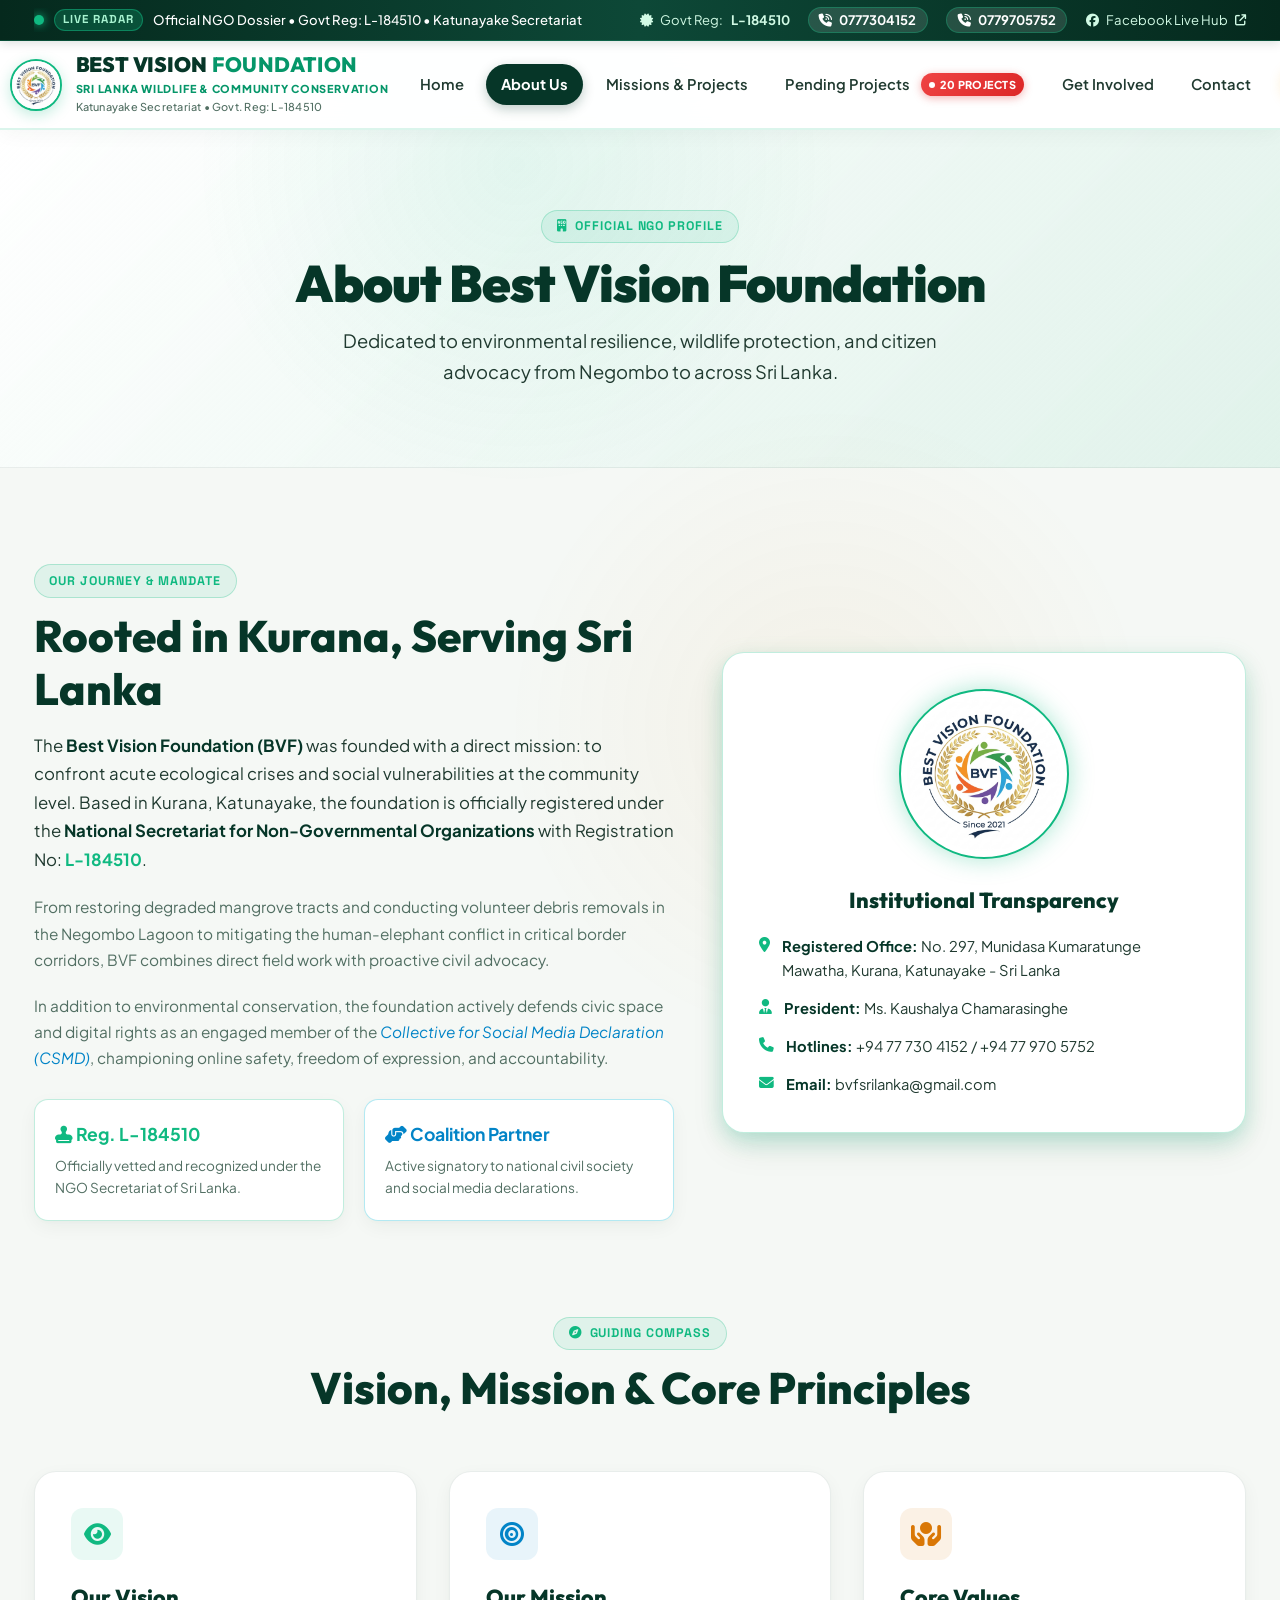
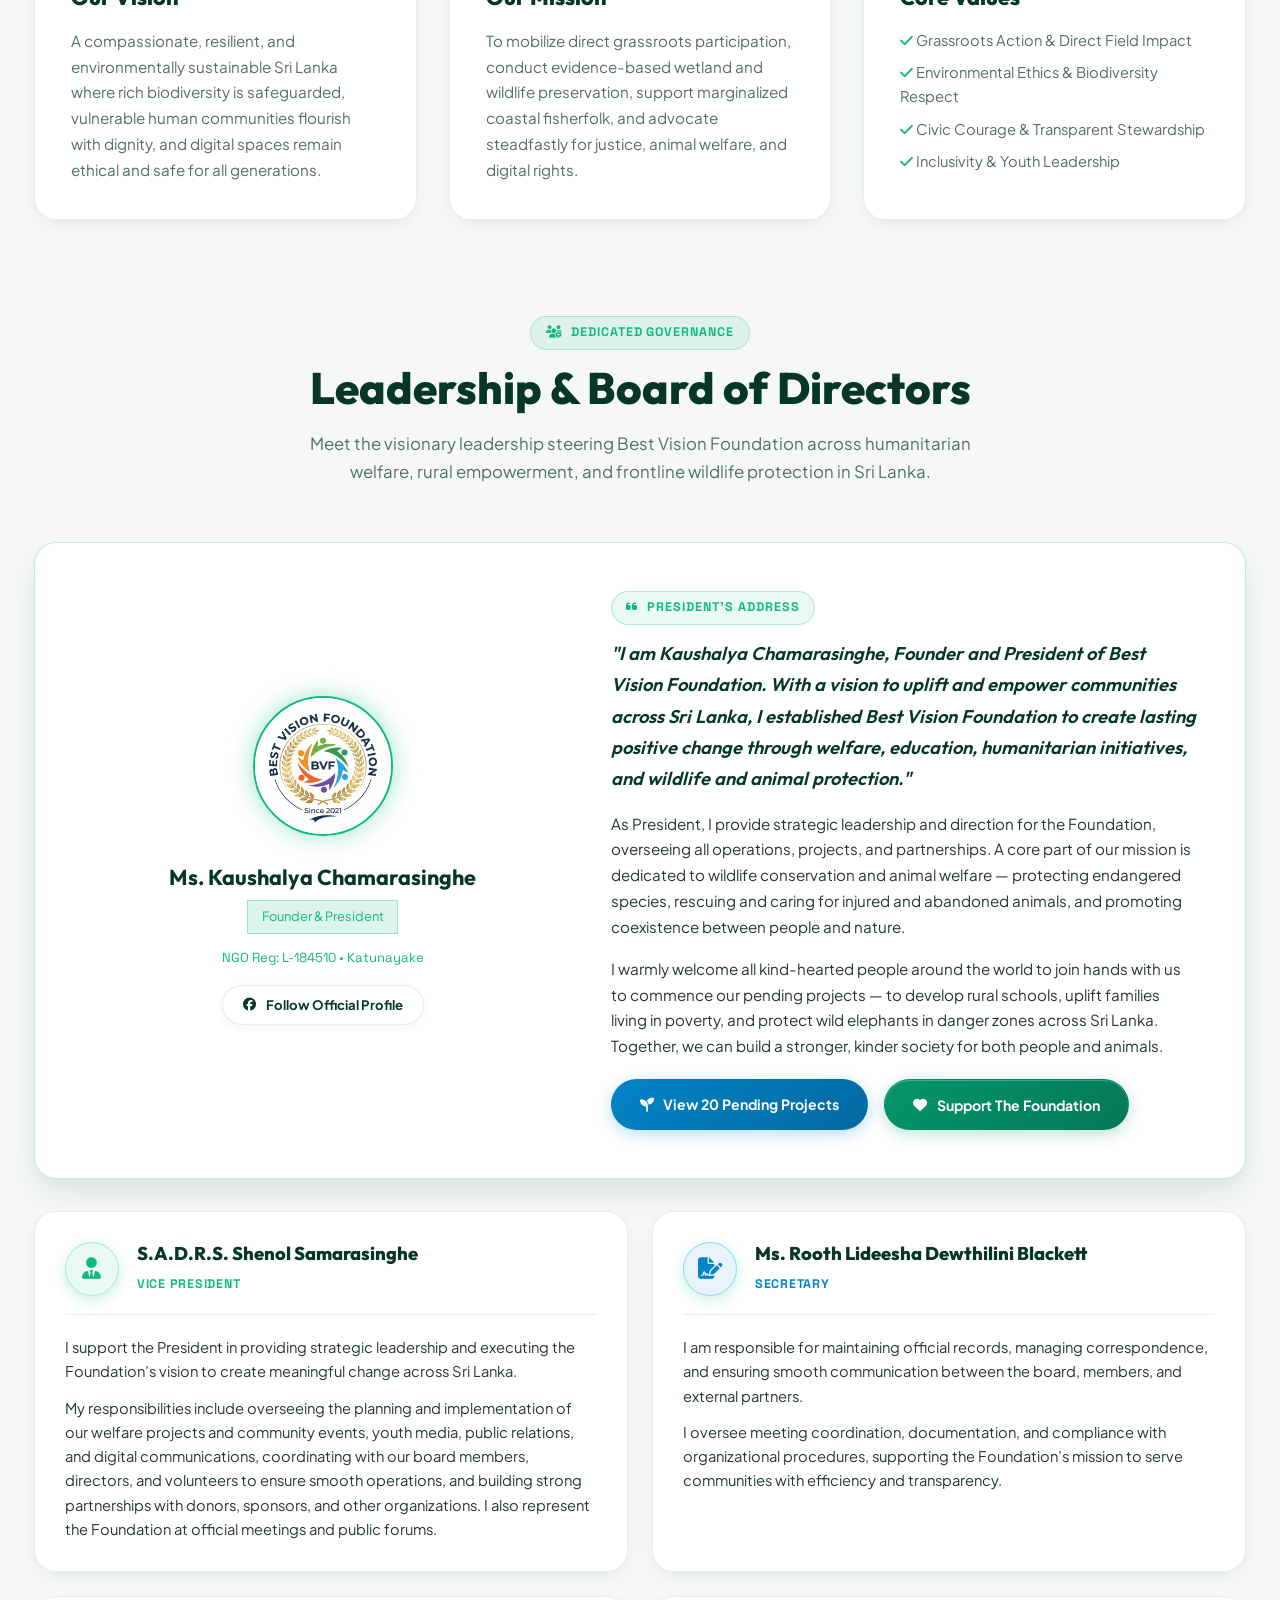
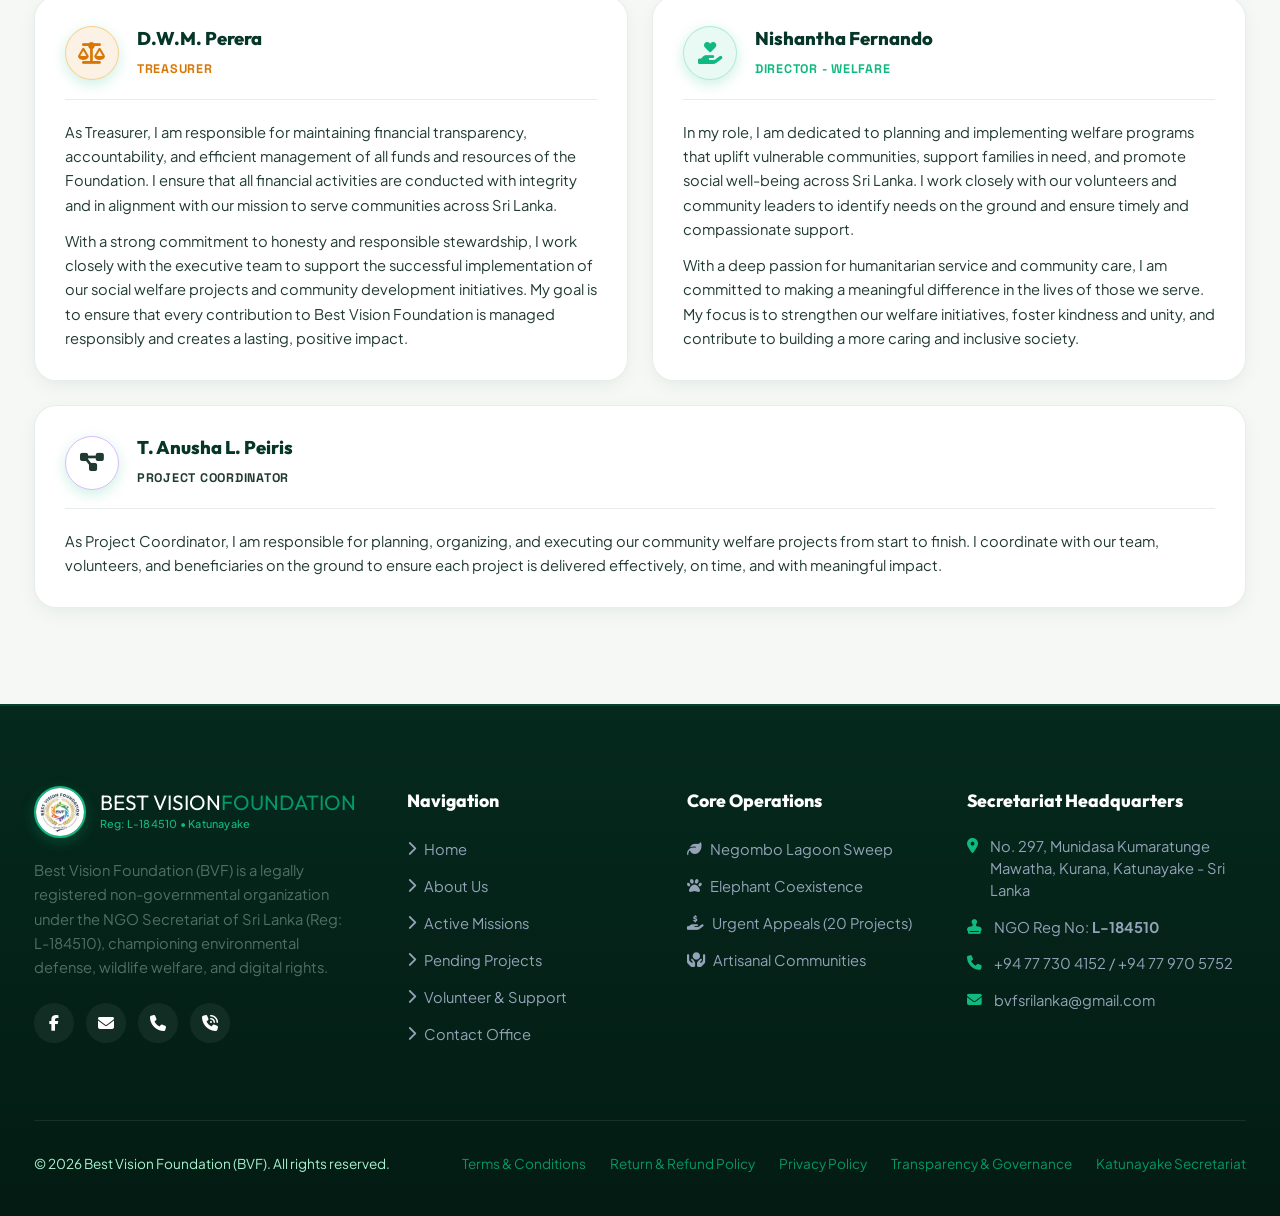
<file: about.html>
<!DOCTYPE html>
<html lang="en">
<head>
  <meta charset="UTF-8">
  <meta name="viewport" content="width=device-width, initial-scale=1.0">
  <title>About Us | Best Vision Foundation (NGO Reg: L-184510)</title>
  <meta name="description" content="Learn about Best Vision Foundation (BVF), our history, mission, registered NGO credentials, leadership under Ms. Kaushalya Chamarasinghe, and core values.">
  <link rel="icon" type="image/svg+xml" href="assets/images/favicon.svg">
  <link rel="stylesheet" href="https://cdnjs.cloudflare.com/ajax/libs/font-awesome/6.5.1/css/all.min.css">
  <link rel="stylesheet" href="assets/css/style.css?v=5.0">

  <!-- Immediate Theme Restore (Prevents Flash) -->
  <script>
    (function() {
      const saved = localStorage.getItem('bvf-theme');
      if (saved === 'dark') {
        document.documentElement.setAttribute('data-theme', 'dark');
      } else {
        document.documentElement.setAttribute('data-theme', 'light');
      }
    })();
  </script>
</head>
<body>

  <!-- Top Live Radar Dispatch Bar -->
  <div class="radar-notice-bar">
    <div class="container radar-content">
      <div class="radar-indicator">
        <span class="pulse-beacon"></span>
        <span class="radar-live-pill">LIVE RADAR</span>
        <span id="liveRadarTicker" class="radar-ticker-text">Official NGO Dossier • Govt Reg: L-184510 • Katunayake Secretariat</span>
      </div>
      <div class="radar-links">
        <span><i class="fa-solid fa-certificate"></i> Govt Reg: <strong>L-184510</strong></span>
        <a href="tel:+94777304152" class="topbar-hotline"><i class="fa-solid fa-phone-volume"></i> <strong>0777304152</strong></a>
        <a href="tel:+94779705752" class="topbar-hotline"><i class="fa-solid fa-phone-volume"></i> <strong>0779705752</strong></a>
        <a href="https://www.facebook.com/profile.php?id=100095383907228" target="_blank" rel="noopener noreferrer">
          <i class="fa-brands fa-facebook"></i> Facebook Live Hub <i class="fa-solid fa-arrow-up-right-from-square" style="font-size: 0.7rem;"></i>
        </a>
      </div>
    </div>
  </div>

  <!-- Main Navigation Header -->
  <header class="main-header" id="mainHeader">
    <div class="container navbar">
      <a href="index.html" class="brand-logo" aria-label="Best Vision Foundation Home">
        <img src="assets/images/bvf-logo-upgraded.png" alt="Best Vision Foundation Logo" class="brand-logo-img">
        <div class="brand-logo-text">
          <div class="brand-name">
            <span class="brand-bold">BEST VISION</span><span class="brand-green">FOUNDATION</span>
          </div>
          <div class="brand-tagline">SRI LANKA WILDLIFE &amp; COMMUNITY CONSERVATION</div>
          <div class="brand-sub">Katunayake Secretariat • Govt. Reg: L-184510</div>
        </div>
      </a>

      <nav>
        <ul class="nav-menu" id="navMenu">
          <li><a href="index.html" class="nav-link">Home</a></li>
          <li><a href="about.html" class="nav-link active">About Us</a></li>
          <li><a href="projects.html" class="nav-link">Missions &amp; Projects</a></li>
          <li>
            <a href="pending-projects.html" class="nav-link">
              Pending Projects <span class="nav-urgent-pill"><span class="pill-dot"></span>20 Projects</span>
            </a>
          </li>
          <li><a href="get-involved.html" class="nav-link">Get Involved</a></li>
          <li><a href="contact.html" class="nav-link">Contact</a></li>
        </ul>
      </nav>

      <div class="nav-actions">
        <button type="button" class="btn qr-nav-pill" onclick="openDonationModal('Elephant Hospital &amp; Orphanage (Habarana / Minneriya / Anuradhapura)', 1)" title="Scan or Click to Donate $1 via Bank Transfer">
          <i class="fa-solid fa-qrcode"></i>
          <span>$1 QR Fund</span>
        </button>
        <button class="btn btn-header-donate btn-open-donation">
          <i class="fa-solid fa-heart"></i>
          <span>Donate Now</span>
        </button>
        <button class="mobile-toggle" id="mobileToggle" aria-label="Toggle navigation menu">
          <i class="fa-solid fa-bars"></i>
        </button>
      </div>
    </div>
  </header>

  <!-- Page Header Banner -->
  <section style="background: linear-gradient(135deg, var(--bg-surface) 0%, var(--emerald-soft) 100%); border-bottom: 1px solid var(--border-subtle); padding: 5rem 0;">
    <div class="container" style="text-align: center;">
      <span class="section-badge" style="margin-bottom: 0.75rem;">
        <i class="fa-solid fa-building-ngo"></i> Official NGO Profile
      </span>
      <h1 class="hero-headline" style="font-size: clamp(2.2rem, 5vw, 3.2rem); margin-bottom: 0.75rem;">
        About Best Vision Foundation
      </h1>
      <p class="hero-subtext" style="margin: 0 auto;">
        Dedicated to environmental resilience, wildlife protection, and citizen advocacy from Negombo to across Sri Lanka.
      </p>
    </div>
  </section>

  <!-- Detailed Story & Transparency -->
  <section class="section">
    <div class="container">
      <div class="content-grid-split" style="align-items: center;">
        <div>
          <span class="section-badge">Our Journey &amp; Mandate</span>
          <h2 class="section-title">Rooted in Kurana, Serving Sri Lanka</h2>
          <p style="font-size: 1.05rem; line-height: 1.7; color: var(--text-slate); margin-bottom: 1.25rem;">
            The <strong style="color: var(--text-white);">Best Vision Foundation (BVF)</strong> was founded with a direct mission: to confront acute ecological crises and social vulnerabilities at the community level. Based in Kurana, Katunayake, the foundation is officially registered under the <strong style="color: var(--text-white);">National Secretariat for Non-Governmental Organizations</strong> with Registration No: <strong style="color: var(--emerald-neon);">L-184510</strong>.
          </p>
          <p style="font-size: 0.96rem; line-height: 1.7; color: var(--text-muted); margin-bottom: 1.25rem;">
            From restoring degraded mangrove tracts and conducting volunteer debris removals in the Negombo Lagoon to mitigating the human-elephant conflict in critical border corridors, BVF combines direct field work with proactive civil advocacy.
          </p>
          <p style="font-size: 0.96rem; line-height: 1.7; color: var(--text-muted); margin-bottom: 1.75rem;">
            In addition to environmental conservation, the foundation actively defends civic space and digital rights as an engaged member of the <em style="color: var(--cyan-neon);">Collective for Social Media Declaration (CSMD)</em>, championing online safety, freedom of expression, and accountability.
          </p>

          <div class="split-stat-2col">
            <div style="background: var(--bg-card); border: 1px solid var(--border-neon); border-radius: var(--radius-md); padding: 1.25rem; box-shadow: var(--shadow-card);">
              <div style="color: var(--emerald-neon); font-weight: 700; font-size: 1.1rem; margin-bottom: 0.35rem;">
                <i class="fa-solid fa-stamp"></i> Reg. L-184510
              </div>
              <p style="font-size: 0.85rem; color: var(--text-muted);">Officially vetted and recognized under the NGO Secretariat of Sri Lanka.</p>
            </div>
            <div style="background: var(--bg-card); border: 1px solid rgba(6, 182, 212, 0.3); border-radius: var(--radius-md); padding: 1.25rem; box-shadow: var(--shadow-card);">
              <div style="color: var(--cyan-neon); font-weight: 700; font-size: 1.1rem; margin-bottom: 0.35rem;">
                <i class="fa-solid fa-handshake-angle"></i> Coalition Partner
              </div>
              <p style="font-size: 0.85rem; color: var(--text-muted);">Active signatory to national civil society and social media declarations.</p>
            </div>
          </div>
        </div>

        <div>
          <div style="background: var(--bg-card); border-radius: var(--radius-lg); padding: 2.25rem; border: 1px solid var(--border-neon); box-shadow: var(--shadow-lg), var(--glow-emerald); text-align: center;">
            <div style="width: 170px; height: 170px; margin: 0 auto 1.5rem auto; border-radius: 50%; box-shadow: 0 0 25px rgba(16, 185, 129, 0.35); padding: 6px; background: #ffffff; border: 2px solid var(--emerald-neon);">
              <img src="assets/images/bvf-logo-upgraded.png" alt="Best Vision Foundation Official Seal" style="width: 100%; height: 100%; object-fit: contain; border-radius: 50%;">
            </div>
            <h3 style="font-family: var(--font-heading); font-size: 1.35rem; font-weight: 800; color: var(--text-white); margin-bottom: 1rem;">
              Institutional Transparency
            </h3>
            <ul style="list-style: none; text-align: left; font-size: 0.92rem;">
              <li style="display: flex; gap: 0.75rem; margin-bottom: 0.85rem; color: var(--text-slate);">
                <i class="fa-solid fa-location-dot" style="color: var(--emerald-neon); margin-top: 0.25rem;"></i>
                <span><strong style="color: var(--text-white);">Registered Office:</strong> No. 297, Munidasa Kumaratunge Mawatha, Kurana, Katunayake - Sri Lanka</span>
              </li>
              <li style="display: flex; gap: 0.75rem; margin-bottom: 0.85rem; color: var(--text-slate);">
                <i class="fa-solid fa-user-tie" style="color: var(--emerald-neon); margin-top: 0.25rem;"></i>
                <span><strong style="color: var(--text-white);">President:</strong> Ms. Kaushalya Chamarasinghe</span>
              </li>
              <li style="display: flex; gap: 0.75rem; margin-bottom: 0.85rem; color: var(--text-slate);">
                <i class="fa-solid fa-phone" style="color: var(--emerald-neon); margin-top: 0.25rem;"></i>
                <span><strong style="color: var(--text-white);">Hotlines:</strong> <a href="tel:+94777304152" style="color: inherit;">+94 77 730 4152</a> / <a href="tel:+94779705752" style="color: inherit;">+94 77 970 5752</a></span>
              </li>
              <li style="display: flex; gap: 0.75rem; color: var(--text-slate);">
                <i class="fa-solid fa-envelope" style="color: var(--emerald-neon); margin-top: 0.25rem;"></i>
                <span><strong style="color: var(--text-white);">Email:</strong> bvfsrilanka@gmail.com</span>
              </li>
            </ul>
          </div>
        </div>
      </div>
    </div>
  </section>

  <!-- Vision, Mission & Values (Cards) -->
  <section class="section" style="padding-top: 0;">
    <div class="container">
      <div class="section-header">
        <span class="section-badge"><i class="fa-solid fa-compass"></i> Guiding Compass</span>
        <h2 class="section-title">Vision, Mission &amp; Core Principles</h2>
      </div>

      <div class="pillars-grid">
        <!-- Vision -->
        <div style="background: var(--bg-card); border-radius: var(--radius-lg); padding: 2.25rem; border: 1px solid var(--border-subtle); box-shadow: var(--shadow-card);">
          <div style="width: 52px; height: 52px; border-radius: 12px; background: var(--emerald-soft); color: var(--emerald-neon); display: flex; align-items: center; justify-content: center; font-size: 1.5rem; margin-bottom: 1.25rem;">
            <i class="fa-solid fa-eye"></i>
          </div>
          <h3 style="font-family: var(--font-heading); font-size: 1.35rem; font-weight: 800; color: var(--text-white); margin-bottom: 0.75rem;">Our Vision</h3>
          <p style="font-size: 0.95rem; color: var(--text-muted); line-height: 1.7;">
            A compassionate, resilient, and environmentally sustainable Sri Lanka where rich biodiversity is safeguarded, vulnerable human communities flourish with dignity, and digital spaces remain ethical and safe for all generations.
          </p>
        </div>

        <!-- Mission -->
        <div style="background: var(--bg-card); border-radius: var(--radius-lg); padding: 2.25rem; border: 1px solid var(--border-subtle); box-shadow: var(--shadow-card);">
          <div style="width: 52px; height: 52px; border-radius: 12px; background: var(--cyan-soft); color: var(--cyan-neon); display: flex; align-items: center; justify-content: center; font-size: 1.5rem; margin-bottom: 1.25rem;">
            <i class="fa-solid fa-bullseye"></i>
          </div>
          <h3 style="font-family: var(--font-heading); font-size: 1.35rem; font-weight: 800; color: var(--text-white); margin-bottom: 0.75rem;">Our Mission</h3>
          <p style="font-size: 0.95rem; color: var(--text-muted); line-height: 1.7;">
            To mobilize direct grassroots participation, conduct evidence-based wetland and wildlife preservation, support marginalized coastal fisherfolk, and advocate steadfastly for justice, animal welfare, and digital rights.
          </p>
        </div>

        <!-- Values -->
        <div style="background: var(--bg-card); border-radius: var(--radius-lg); padding: 2.25rem; border: 1px solid var(--border-subtle); box-shadow: var(--shadow-card);">
          <div style="width: 52px; height: 52px; border-radius: 12px; background: var(--amber-soft); color: var(--amber-solar); display: flex; align-items: center; justify-content: center; font-size: 1.5rem; margin-bottom: 1.25rem;">
            <i class="fa-solid fa-hands-holding-circle"></i>
          </div>
          <h3 style="font-family: var(--font-heading); font-size: 1.35rem; font-weight: 800; color: var(--text-white); margin-bottom: 0.75rem;">Core Values</h3>
          <ul style="list-style: none; font-size: 0.92rem; color: var(--text-muted);">
            <li style="margin-bottom: 0.5rem;"><i class="fa-solid fa-check" style="color: var(--emerald-neon);"></i> Grassroots Action &amp; Direct Field Impact</li>
            <li style="margin-bottom: 0.5rem;"><i class="fa-solid fa-check" style="color: var(--emerald-neon);"></i> Environmental Ethics &amp; Biodiversity Respect</li>
            <li style="margin-bottom: 0.5rem;"><i class="fa-solid fa-check" style="color: var(--emerald-neon);"></i> Civic Courage &amp; Transparent Stewardship</li>
            <li><i class="fa-solid fa-check" style="color: var(--emerald-neon);"></i> Inclusivity &amp; Youth Leadership</li>
          </ul>
        </div>
      </div>
    </div>
  </section>

  <!-- Executive Leadership & Board of Directors -->
  <section class="section" id="leadership" style="padding-top: 0;">
    <div class="container">
      <div class="section-header">
        <span class="section-badge"><i class="fa-solid fa-users-gear"></i> Dedicated Governance</span>
        <h2 class="section-title">Leadership &amp; Board of Directors</h2>
        <p class="section-desc">
          Meet the visionary leadership steering Best Vision Foundation across humanitarian welfare, rural empowerment, and frontline wildlife protection in Sri Lanka.
        </p>
      </div>

      <!-- President & Founder Feature Dispatch -->
      <div class="leader-dispatch-card" style="margin-bottom: 2rem;">
        <div class="leader-dispatch-grid">
          <div style="text-align: center;">
            <div class="leader-avatar-wrap">
              <img src="assets/images/bvf-logo-upgraded.png" alt="Best Vision Foundation Emblem" style="width: 100%; height: 100%; object-fit: contain;">
            </div>
            <h3 style="font-family: var(--font-heading); font-size: 1.35rem; color: var(--text-white); margin-bottom: 0.25rem;">Ms. Kaushalya Chamarasinghe</h3>
            <span class="badge" style="background: rgba(16, 185, 129, 0.15); color: var(--emerald-neon); border: 1px solid rgba(16, 185, 129, 0.3); font-size: 0.8rem; padding: 0.35rem 0.85rem; display: inline-block; margin-bottom: 0.85rem;">
              Founder &amp; President
            </span>
            <p style="font-size: 0.82rem; color: var(--emerald-neon); font-family: var(--font-mono); margin-bottom: 1rem;">NGO Reg: L-184510 &bull; Katunayake</p>
            <a href="https://www.facebook.com/profile.php?id=100095383907228" target="_blank" rel="noopener noreferrer" class="btn btn-glass" style="font-size: 0.82rem; padding: 0.5rem 1.25rem;">
              <i class="fa-brands fa-facebook"></i> Follow Official Profile
            </a>
          </div>

          <div>
            <span class="section-badge" style="margin-bottom: 0.85rem;"><i class="fa-solid fa-quote-left"></i> President's Address</span>
            <p style="font-family: var(--font-heading); font-size: 1.15rem; font-weight: 600; line-height: 1.7; color: var(--text-white); margin-bottom: 1rem; font-style: italic;">
              "I am Kaushalya Chamarasinghe, Founder and President of Best Vision Foundation. With a vision to uplift and empower communities across Sri Lanka, I established Best Vision Foundation to create lasting positive change through welfare, education, humanitarian initiatives, and wildlife and animal protection."
            </p>
            <p style="font-size: 0.95rem; color: var(--text-slate); line-height: 1.7; margin-bottom: 1rem;">
              As President, I provide strategic leadership and direction for the Foundation, overseeing all operations, projects, and partnerships. A core part of our mission is dedicated to wildlife conservation and animal welfare — protecting endangered species, rescuing and caring for injured and abandoned animals, and promoting coexistence between people and nature.
            </p>
            <p style="font-size: 0.95rem; color: var(--text-slate); line-height: 1.7; margin-bottom: 1.25rem;">
              I warmly welcome all kind-hearted people around the world to join hands with us to commence our pending projects — to develop rural schools, uplift families living in poverty, and protect wild elephants in danger zones across Sri Lanka. Together, we can build a stronger, kinder society for both people and animals.
            </p>
            <div class="cta-btn-group">
              <a href="pending-projects.html" class="btn btn-cyan-glow" style="font-size: 0.88rem;">
                <i class="fa-solid fa-seedling"></i> View 20 Pending Projects
              </a>
              <button class="btn btn-neon-glow btn-open-donation" style="font-size: 0.88rem;">
                <i class="fa-solid fa-heart"></i> Support The Foundation
              </button>
            </div>
          </div>
        </div>
      </div>

      <!-- Executive Board & Operations Officers Grid -->
      <div class="leadership-grid">
        <!-- Vice President -->
        <div class="leader-card">
          <div class="leader-card-header">
            <div class="leader-card-icon">
              <i class="fa-solid fa-user-tie"></i>
            </div>
            <div class="leader-card-info">
              <h4>S.A.D.R.S. Shenol Samarasinghe</h4>
              <span class="leader-card-role">Vice President</span>
            </div>
          </div>
          <div class="leader-card-bio">
            <p>
              I support the President in providing strategic leadership and executing the Foundation’s vision to create meaningful change across Sri Lanka.
            </p>
            <p>
              My responsibilities include overseeing the planning and implementation of our welfare projects and community events, youth media, public relations, and digital communications, coordinating with our board members, directors, and volunteers to ensure smooth operations, and building strong partnerships with donors, sponsors, and other organizations. I also represent the Foundation at official meetings and public forums.
            </p>
          </div>
        </div>

        <!-- Secretary -->
        <div class="leader-card">
          <div class="leader-card-header">
            <div class="leader-card-icon" style="color: var(--cyan-neon); background: var(--cyan-soft); border-color: rgba(6, 182, 212, 0.4);">
              <i class="fa-solid fa-file-signature"></i>
            </div>
            <div class="leader-card-info">
              <h4>Ms. Rooth Lideesha Dewthilini Blackett</h4>
              <span class="leader-card-role" style="color: var(--cyan-neon);">Secretary</span>
            </div>
          </div>
          <div class="leader-card-bio">
            <p>
              I am responsible for maintaining official records, managing correspondence, and ensuring smooth communication between the board, members, and external partners.
            </p>
            <p>
              I oversee meeting coordination, documentation, and compliance with organizational procedures, supporting the Foundation’s mission to serve communities with efficiency and transparency.
            </p>
          </div>
        </div>

        <!-- Treasurer -->
        <div class="leader-card">
          <div class="leader-card-header">
            <div class="leader-card-icon" style="color: var(--amber-solar); background: var(--amber-soft); border-color: rgba(245, 158, 11, 0.4);">
              <i class="fa-solid fa-scale-balanced"></i>
            </div>
            <div class="leader-card-info">
              <h4>D.W.M. Perera</h4>
              <span class="leader-card-role" style="color: var(--amber-solar);">Treasurer</span>
            </div>
          </div>
          <div class="leader-card-bio">
            <p>
              As Treasurer, I am responsible for maintaining financial transparency, accountability, and efficient management of all funds and resources of the Foundation. I ensure that all financial activities are conducted with integrity and in alignment with our mission to serve communities across Sri Lanka.
            </p>
            <p>
              With a strong commitment to honesty and responsible stewardship, I work closely with the executive team to support the successful implementation of our social welfare projects and community development initiatives. My goal is to ensure that every contribution to Best Vision Foundation is managed responsibly and creates a lasting, positive impact.
            </p>
          </div>
        </div>

        <!-- Director - Welfare -->
        <div class="leader-card">
          <div class="leader-card-header">
            <div class="leader-card-icon">
              <i class="fa-solid fa-hand-holding-heart"></i>
            </div>
            <div class="leader-card-info">
              <h4>Nishantha Fernando</h4>
              <span class="leader-card-role">Director - Welfare</span>
            </div>
          </div>
          <div class="leader-card-bio">
            <p>
              In my role, I am dedicated to planning and implementing welfare programs that uplift vulnerable communities, support families in need, and promote social well-being across Sri Lanka. I work closely with our volunteers and community leaders to identify needs on the ground and ensure timely and compassionate support.
            </p>
            <p>
              With a deep passion for humanitarian service and community care, I am committed to making a meaningful difference in the lives of those we serve. My focus is to strengthen our welfare initiatives, foster kindness and unity, and contribute to building a more caring and inclusive society.
            </p>
          </div>
        </div>

        <!-- Project Coordinator -->
        <div class="leader-card" style="grid-column: 1 / -1;">
          <div class="leader-card-header">
            <div class="leader-card-icon" style="color: var(--purple-neon); background: var(--purple-soft); border-color: rgba(168, 85, 247, 0.4);">
              <i class="fa-solid fa-diagram-project"></i>
            </div>
            <div class="leader-card-info">
              <h4>T. Anusha L. Peiris</h4>
              <span class="leader-card-role" style="color: var(--purple-neon);">Project Coordinator</span>
            </div>
          </div>
          <div class="leader-card-bio">
            <p>
              As Project Coordinator, I am responsible for planning, organizing, and executing our community welfare projects from start to finish. I coordinate with our team, volunteers, and beneficiaries on the ground to ensure each project is delivered effectively, on time, and with meaningful impact.
            </p>
          </div>
        </div>
      </div>
    </div>
  </section>

  <!-- Mobile Floating Action Dock -->
  <div class="mobile-floating-dock">
    <button class="dock-btn dock-btn-primary btn-open-donation">
      <i class="fa-solid fa-heart"></i> Donate Now
    </button>
    <button class="dock-btn dock-btn-secondary btn-open-volunteer">
      <i class="fa-solid fa-user-plus"></i> Volunteer
    </button>
    <a href="tel:+94777304152" class="dock-btn dock-btn-secondary" style="flex: 0 0 auto; width: 44px; padding: 0;">
      <i class="fa-solid fa-phone"></i>
    </a>
  </div>

  <!-- Dual-Option Contribution & Payment Center Modal -->
    <!-- Dual Payment Modal Component -->
  <div class="modal-overlay" id="donationModal">
    <div class="modal-dialog donation-modal-dialog" style="max-width: 620px;">
      <button class="modal-close">&times;</button>
      
      <!-- Clean Minimal Header -->
      <div class="donation-modal-header" style="text-align: center; margin-bottom: 1.25rem;">
        <h3 class="donation-modal-title" style="margin: 0 0 0.35rem 0; font-size: 1.5rem; color: #ffffff;">
          Direct Bank Transfer
        </h3>
        <p style="font-size: 0.88rem; color: var(--text-muted); margin: 0;">
          Transfer directly from your banking app. Tap <strong>Copy</strong> next to any field.
        </p>
      </div>

      <!-- Step 1: Project & Contribution Amount -->
      <div class="donation-step-box" style="margin-bottom: 1rem;">
        <label class="form-label" style="font-size: 0.78rem; font-weight: 700; color: var(--emerald-neon); margin-bottom: 0.35rem; display: block; text-transform: uppercase;">
          1. Earmark to Project:
        </label>
        <select id="donationProjectSelect" class="form-control donation-project-select" onchange="onDonationProjectChanged(this.value)" style="font-weight: 700; font-size: 0.92rem; border-color: var(--emerald-neon); background: var(--bg-card); color: var(--text-white); margin-bottom: 0.85rem;">
          <option value="Galgamuwa Human-Elephant Conflict Relief & Rebuilding Fund">🚨 Galgamuwa Human-Elephant Conflict Relief &amp; Rebuilding Fund</option>

          <option value="Elephant Hospital & Orphanage (Habarana / Minneriya / Anuradhapura)">🔴 Elephant Hospital &amp; Orphanage (Habarana / Minneriya / Anuradhapura)</option>
          <option value="Island-Wide Stray Dog Rescue & Shelter">🐶 Island-Wide Stray Dog Rescue, Treatment &amp; Safe Shelter</option>
          <option value="Negombo Lagoon Sunken Vessels & Debris Recovery">🌊 Negombo Lagoon Sunken Vessels, Ghost Nets &amp; Debris Recovery</option>
          <option value="General Conservation & Welfare Fund">🌿 General Wildlife &amp; Community Welfare Fund</option>
        </select>

        <div style="display: flex; justify-content: space-between; align-items: center; margin-bottom: 0.45rem;">
          <label style="font-size: 0.78rem; font-weight: 700; color: var(--emerald-neon); margin: 0; text-transform: uppercase;">
            2. Contribution Amount:
          </label>
          <span class="modal-selected-amount-display font-mono" style="font-size: 0.9rem; font-weight: 800; color: var(--emerald-neon);">$1 USD</span>
        </div>

        <div class="quick-amount-grid" style="margin-bottom: 0.65rem;">
          <button type="button" class="quick-amount-btn active" data-amount="1" onclick="setQuickDonationAmount(1, this)">
            <span class="quick-amount-val">$1</span>
          </button>
          <button type="button" class="quick-amount-btn" data-amount="5" onclick="setQuickDonationAmount(5, this)">
            <span class="quick-amount-val">$5</span>
          </button>
          <button type="button" class="quick-amount-btn" data-amount="10" onclick="setQuickDonationAmount(10, this)">
            <span class="quick-amount-val">$10</span>
          </button>
          <button type="button" class="quick-amount-btn" data-amount="20" onclick="setQuickDonationAmount(20, this)">
            <span class="quick-amount-val">$20</span>
          </button>
          <button type="button" class="quick-amount-btn" data-amount="50" onclick="setQuickDonationAmount(50, this)">
            <span class="quick-amount-val">$50</span>
          </button>
        </div>

        <div class="custom-amount-input-wrap">
          <span class="custom-currency-symbol">$</span>
          <input type="number" 
                 id="modalCustomAmountInput" 
                 class="custom-amount-field" 
                 placeholder="Or type any other amount (e.g. 15, 25, 75, 100...)" 
                 min="1" 
                 step="any"
                 oninput="setCustomDonationAmount(this.value)" />
          <span class="custom-currency-badge">USD</span>
        </div>
      </div>

      <!-- Step 2: Payment Method: LANKAQR or Bank Account Transfer -->
      <div class="donation-step-box bank-copy-list-box">
        <div class="modal-method-tabs">
          <button type="button" class="modal-method-tab tab-lankaqr active" onclick="switchDonationMethod('lankaqr', this)">
            <i class="fa-solid fa-qrcode"></i> LANKAQR Mobile Pay
          </button>
          <button type="button" class="modal-method-tab tab-bank" onclick="switchDonationMethod('bank', this)">
            <i class="fa-solid fa-building-columns"></i> Bank Account &amp; SWIFT
          </button>
        </div>

        <!-- Pane 1: LANKAQR Mobile Pay -->
        <div class="method-pane-lankaqr">
          <div class="lankaqr-modal-box">
            <div class="lankaqr-header" style="justify-content: center; gap: 0.65rem; margin-bottom: 0.5rem;">
              <span class="lankaqr-badge"><i class="fa-solid fa-qrcode"></i> LANKAQR &bull; TREASURER'S BVF ACCOUNT</span>
              <span class="lankaqr-instant-pill"><i class="fa-solid fa-bolt"></i> Instant</span>
            </div>

            <div class="lankaqr-img-frame" style="margin-bottom: 0.65rem;">
              <a href="assets/images/bvf-lankaqr.png" target="_blank" rel="noopener" title="Tap to view full QR">
                <img src="assets/images/bvf-lankaqr.png" alt="LANKAQR Direct Transfer to BVF Treasurer" style="width: 175px; height: 175px; display: block; object-fit: contain;" />
              </a>
            </div>

            <div class="lankaqr-meta" style="max-width: 440px;">
              <div class="lankaqr-beneficiary">
                <span class="meta-label">LANKAQR PAYMENT BENEFICIARY:</span>
                <span class="meta-val">TREASURER'S BVF ACCOUNT</span>
                <span class="meta-sub">DWM PERERA &bull; Treasurer, Best Vision Foundation</span>
              </div>

              <p class="lankaqr-instructions">
                Scan with any Sri Lankan mobile banking app (<strong>Commercial Bank Q+</strong>, <strong>Sampath Vishwa</strong>, <strong>Flash</strong>, <strong>BOC SmartPay</strong>, <strong>HNB SOLO</strong>, <strong>FriMi</strong>, <strong>iPay</strong>, etc.) to transfer donations directly into <strong>Treasurer's BVF Account</strong> (DWM Perera).
              </p>

              <div class="lankaqr-actions" style="display: flex; gap: 0.5rem;">
                <a href="assets/images/bvf-lankaqr.png" download="BVF-LANKAQR-Treasurer.png" class="btn btn-glass lankaqr-dl-btn" style="flex: 1;">
                  <i class="fa-solid fa-download"></i> Save QR to Phone
                </a>
                <button type="button" class="btn btn-glass" onclick="switchDonationMethod('bank', this)" style="flex: 1; font-size: 0.78rem; padding: 0.45rem 0.65rem; justify-content: center;">
                  <i class="fa-solid fa-building-columns"></i> View Bank Details
                </button>
              </div>
            </div>
          </div>
        </div>

        <!-- Pane 2: Bank Account Details -->
        <div class="method-pane-bank" style="display: none;">
          <div style="display: flex; justify-content: space-between; align-items: center; margin-bottom: 0.75rem; border-bottom: 1px solid var(--border-subtle); padding-bottom: 0.45rem;">
            <span style="font-weight: 800; color: var(--emerald-neon); font-size: 0.88rem; text-transform: uppercase; letter-spacing: 0.04em;">
              <i class="fa-solid fa-building-columns"></i> Sampath Bank Account Details
            </span>
            <span style="font-size: 0.72rem; color: var(--text-muted); font-family: var(--font-mono);">
              Tap Copy for Banking App
            </span>
          </div>

          <div class="bank-copy-rows">
            <!-- Account Number -->
            <div class="bank-copy-row highlight-row">
              <div class="bank-copy-info">
                <span class="bank-copy-label">ACCOUNT NUMBER</span>
                <span class="bank-copy-val font-mono num-large">0088 6000 0033</span>
              </div>
              <button type="button" class="btn-copy-field btn-copy-primary" onclick="copyAccountInfo('008860000033', this)" title="Copy Account Number">
                <i class="fa-solid fa-copy"></i> <span>Copy No.</span>
              </button>
            </div>

            <!-- Account Name -->
            <div class="bank-copy-row">
              <div class="bank-copy-info">
                <span class="bank-copy-label">ACCOUNT NAME (BENEFICIARY)</span>
                <span class="bank-copy-val">BEST VISION FOUNDATION</span>
              </div>
              <button type="button" class="btn-copy-field" onclick="copyAccountInfo('BEST VISION FOUNDATION', this)" title="Copy Beneficiary Name">
                <i class="fa-solid fa-copy"></i> <span>Copy Name</span>
              </button>
            </div>

            <!-- Bank & Branch -->
            <div class="bank-copy-row">
              <div class="bank-copy-info">
                <span class="bank-copy-label">BANK &amp; BRANCH</span>
                <span class="bank-copy-val">SAMPATH BANK &bull; NEGOMBO (02), SRI LANKA</span>
              </div>
              <button type="button" class="btn-copy-field" onclick="copyAccountInfo('SAMPATH BANK, NEGOMBO 02, SRI LANKA', this)" title="Copy Bank and Branch">
                <i class="fa-solid fa-copy"></i> <span>Copy</span>
              </button>
            </div>

            <!-- Branch Code & Bank Code -->
            <div class="bank-copy-row-grid">
              <div class="bank-copy-row">
                <div class="bank-copy-info">
                  <span class="bank-copy-label">BRANCH CODE</span>
                  <span class="bank-copy-val font-mono">7278</span>
                </div>
                <button type="button" class="btn-copy-field" onclick="copyAccountInfo('7278', this)" title="Copy Branch Code">
                  <i class="fa-solid fa-copy"></i> <span>Copy</span>
                </button>
              </div>
              <div class="bank-copy-row">
                <div class="bank-copy-info">
                  <span class="bank-copy-label">BANK CODE</span>
                  <span class="bank-copy-val font-mono">088</span>
                </div>
                <button type="button" class="btn-copy-field" onclick="copyAccountInfo('088', this)" title="Copy Bank Code">
                  <i class="fa-solid fa-copy"></i> <span>Copy</span>
                </button>
              </div>
            </div>

            <!-- Mandatory Remark / Reference -->
            <div class="bank-copy-row highlight-ref">
              <div class="bank-copy-info">
                <span class="bank-copy-label" style="color: var(--cyan-neon);">TRANSFER REMARKS / REFERENCE</span>
                <span class="bank-copy-val font-mono modal-bank-project-ref" style="color: var(--cyan-neon); font-size: 1.05rem;">BVF-ELEPHANT-HOSPITAL</span>
              </div>
              <button type="button" class="btn-copy-field btn-copy-cyan" onclick="copyAccountInfo(document.querySelector('.modal-bank-project-ref').textContent, this)" title="Copy Deposit Reference">
                <i class="fa-solid fa-copy"></i> <span>Copy Ref</span>
              </button>
            </div>

            <!-- SWIFT Code -->
            <div class="bank-copy-row">
              <div class="bank-copy-info">
                <span class="bank-copy-label">SWIFT CODE (FOR OVERSEAS TRANSFERS)</span>
                <span class="bank-copy-val font-mono">BSAMLKLX</span>
              </div>
              <button type="button" class="btn-copy-field" onclick="copyAccountInfo('BSAMLKLX', this)" title="Copy SWIFT Code">
                <i class="fa-solid fa-copy"></i> <span>Copy SWIFT</span>
              </button>
            </div>
          </div>
        </div>
      </div>

      <!-- Action Buttons -->
      <div class="donation-modal-actions" style="margin-top: 1rem;">
        <button type="button" onclick="copyAccountInfo('', this)" class="btn btn-glass btn-modal-action">
          <i class="fa-solid fa-clipboard-list"></i> Copy All Details
        </button>
        <button type="button" onclick="sendDepositSlipWhatsApp()" class="btn btn-neon-glow btn-modal-whatsapp">
          <i class="fa-brands fa-whatsapp"></i> Notify Treasurer on WhatsApp
        </button>
      </div>
    </div>
  </div>

  <!-- Volunteer Modal -->
  <div class="modal-overlay" id="volunteerModal">
    <div class="modal-dialog">
      <button class="modal-close">&times;</button>
      <div style="text-align: center; margin-bottom: 1.75rem;">
        <span class="section-badge"><i class="fa-solid fa-user-shield"></i> Grassroots Mobilization</span>
        <h3 style="font-family: var(--font-heading); font-size: 1.65rem; color: var(--text-white); margin-top: 0.5rem;">Join The Frontline Squad</h3>
        <p style="font-size: 0.92rem; color: var(--text-muted);">Step up for wetland restoration, wildlife defense, or digital ethics.</p>
      </div>

      <form id="volunteerForm">
        <div class="form-group">
          <label class="form-label">Full Name *</label>
          <input type="text" name="name" class="form-control" required placeholder="e.g. Kasun Fernando">
        </div>

        <div class="form-row-2">
          <div class="form-group">
            <label class="form-label">Email Address *</label>
            <input type="email" name="email" class="form-control" required placeholder="name@domain.com">
          </div>
          <div class="form-group">
            <label class="form-label">WhatsApp / Phone *</label>
            <input type="tel" name="phone" class="form-control" required placeholder="+94 7X XXX XXXX">
          </div>
        </div>

        <div class="form-group">
          <label class="form-label">Select Primary Sector *</label>
          <select name="sector" class="form-control" required>
            <option value="">Select operational sector...</option>
            <option value="Negombo Lagoon Plastic Interception & Mangroves">Negombo Lagoon Plastic Interception &amp; Mangroves</option>
            <option value="Elephant Buffer Zone Coexistence & Animal Rescue">Elephant Buffer Zone Coexistence &amp; Animal Rescue</option>
            <option value="CSMD Digital Rights, Media Ethics & Cyber Literacy">CSMD Digital Rights, Media Ethics &amp; Cyber Literacy</option>
            <option value="Coastal Artisanal Fisherfolk Resilience & Youth">Coastal Artisanal Fisherfolk Resilience &amp; Youth</option>
          </select>
        </div>

        <div style="display: flex; gap: 0.75rem; flex-direction: column;">
          <button type="submit" class="btn btn-neon-glow" style="width: 100%;">
            <i class="fa-solid fa-paper-plane"></i> Submit Application to Secretariat
          </button>
          <button type="button" onclick="sendViaWhatsApp('volunteerForm')" class="btn btn-glass" style="width: 100%; border-color: #25d366; color: #25d366; font-size: 0.9rem;">
            <i class="fa-brands fa-whatsapp"></i> Instant WhatsApp Dispatch (+94 77 730 4152 / +94 77 970 5752)
          </button>
        </div>
      </form>
    </div>
  </div>

  <!-- Footer -->
  <footer class="site-footer">
    <div class="container">
      <div class="footer-grid">
        <div class="footer-brand">
          <a href="index.html" class="brand-logo" style="margin-bottom: 1.25rem;">
            <img src="assets/images/bvf-logo-upgraded.png" alt="Best Vision Foundation Logo" class="brand-logo-img">
            <div class="brand-logo-text">
              <div class="brand-name">
                <span class="bold" style="color: #ffffff;">BEST VISION</span><span class="light">FOUNDATION</span>
              </div>
              <div class="brand-sub" style="color: var(--emerald-neon);">Reg: L-184510 • Katunayake</div>
            </div>
          </a>
          <p style="font-size: 0.92rem; line-height: 1.65; color: var(--text-muted); margin-bottom: 1.5rem;">
            Best Vision Foundation (BVF) is a legally registered non-governmental organization under the NGO Secretariat of Sri Lanka (Reg: L-184510), championing environmental defense, wildlife welfare, and digital rights.
          </p>
          <div style="display: flex; gap: 0.75rem;">
            <a href="https://www.facebook.com/profile.php?id=100095383907228" target="_blank" rel="noopener noreferrer" title="Facebook Official Hub" style="color: #ffffff; background: rgba(255, 255, 255, 0.06); width: 40px; height: 40px; border-radius: 50%; display: flex; align-items: center; justify-content: center; border: 1px solid var(--border-subtle);">
              <i class="fa-brands fa-facebook-f"></i>
            </a>
            <a href="mailto:bvfsrilanka@gmail.com" title="Email Secretariat" style="color: #ffffff; background: rgba(255, 255, 255, 0.06); width: 40px; height: 40px; border-radius: 50%; display: flex; align-items: center; justify-content: center; border: 1px solid var(--border-subtle);">
              <i class="fa-solid fa-envelope"></i>
            </a>
            <a href="tel:+94777304152" title="Call Primary Hotline: 0777304152" style="color: #ffffff; background: rgba(255, 255, 255, 0.06); width: 40px; height: 40px; border-radius: 50%; display: flex; align-items: center; justify-content: center; border: 1px solid var(--border-subtle);">
              <i class="fa-solid fa-phone"></i>
            </a>
            <a href="tel:+94779705752" title="Call Secondary Hotline: 0779705752" style="color: #ffffff; background: rgba(255, 255, 255, 0.06); width: 40px; height: 40px; border-radius: 50%; display: flex; align-items: center; justify-content: center; border: 1px solid var(--border-subtle);">
              <i class="fa-solid fa-phone-volume"></i>
            </a>
          </div>
        </div>

        <div>
          <h4 class="footer-heading">Navigation</h4>
          <ul class="footer-links">
            <li><a href="index.html"><i class="fa-solid fa-chevron-right"></i> Home</a></li>
            <li><a href="about.html"><i class="fa-solid fa-chevron-right"></i> About Us</a></li>
            <li><a href="projects.html"><i class="fa-solid fa-chevron-right"></i> Active Missions</a></li>
            <li><a href="pending-projects.html"><i class="fa-solid fa-chevron-right"></i> Pending Projects</a></li>
            <li><a href="get-involved.html"><i class="fa-solid fa-chevron-right"></i> Volunteer &amp; Support</a></li>
            <li><a href="contact.html"><i class="fa-solid fa-chevron-right"></i> Contact Office</a></li>
          </ul>
        </div>

        <div>
          <h4 class="footer-heading">Core Operations</h4>
          <ul class="footer-links">
            <li><a href="projects.html#lagoon"><i class="fa-solid fa-leaf"></i> Negombo Lagoon Sweep</a></li>
            <li><a href="projects.html#wildlife"><i class="fa-solid fa-paw"></i> Elephant Coexistence</a></li>
            <li><a href="pending-projects.html"><i class="fa-solid fa-hand-holding-dollar"></i> Urgent Appeals (20 Projects)</a></li>
            <li><a href="projects.html#community"><i class="fa-solid fa-hands-holding-circle"></i> Artisanal Communities</a></li>
          </ul>
        </div>

        <div>
          <h4 class="footer-heading">Secretariat Headquarters</h4>
          <div class="footer-contact-item">
            <i class="fa-solid fa-location-dot"></i>
            <span>No. 297, Munidasa Kumaratunge Mawatha, Kurana, Katunayake - Sri Lanka</span>
          </div>
          <div class="footer-contact-item">
            <i class="fa-solid fa-stamp"></i>
            <span>NGO Reg No: <strong>L-184510</strong></span>
          </div>
          <div class="footer-contact-item">
            <i class="fa-solid fa-phone"></i>
            <span><a href="tel:+94777304152" style="color: inherit;">+94 77 730 4152</a> / <a href="tel:+94779705752" style="color: inherit;">+94 77 970 5752</a></span>
          </div>
          <div class="footer-contact-item">
            <i class="fa-solid fa-envelope"></i>
            <span>bvfsrilanka@gmail.com</span>
          </div>
        </div>
      </div>

      <div class="footer-bottom">
        <div>
          &copy; 2026 Best Vision Foundation (BVF). All rights reserved.
        </div>
        <div style="display: flex; gap: 1.5rem; flex-wrap: wrap;">
          <a href="terms.html">Terms &amp; Conditions</a>
          <a href="refund-policy.html">Return &amp; Refund Policy</a>
          <a href="privacy-policy.html">Privacy Policy</a>
          <a href="about.html">Transparency &amp; Governance</a>
          <a href="contact.html">Katunayake Secretariat</a>
        </div>
      </div>
    </div>
  </footer>

  <script src="assets/js/main.js?v=5.0"></script>
</body>
</html>
</file>
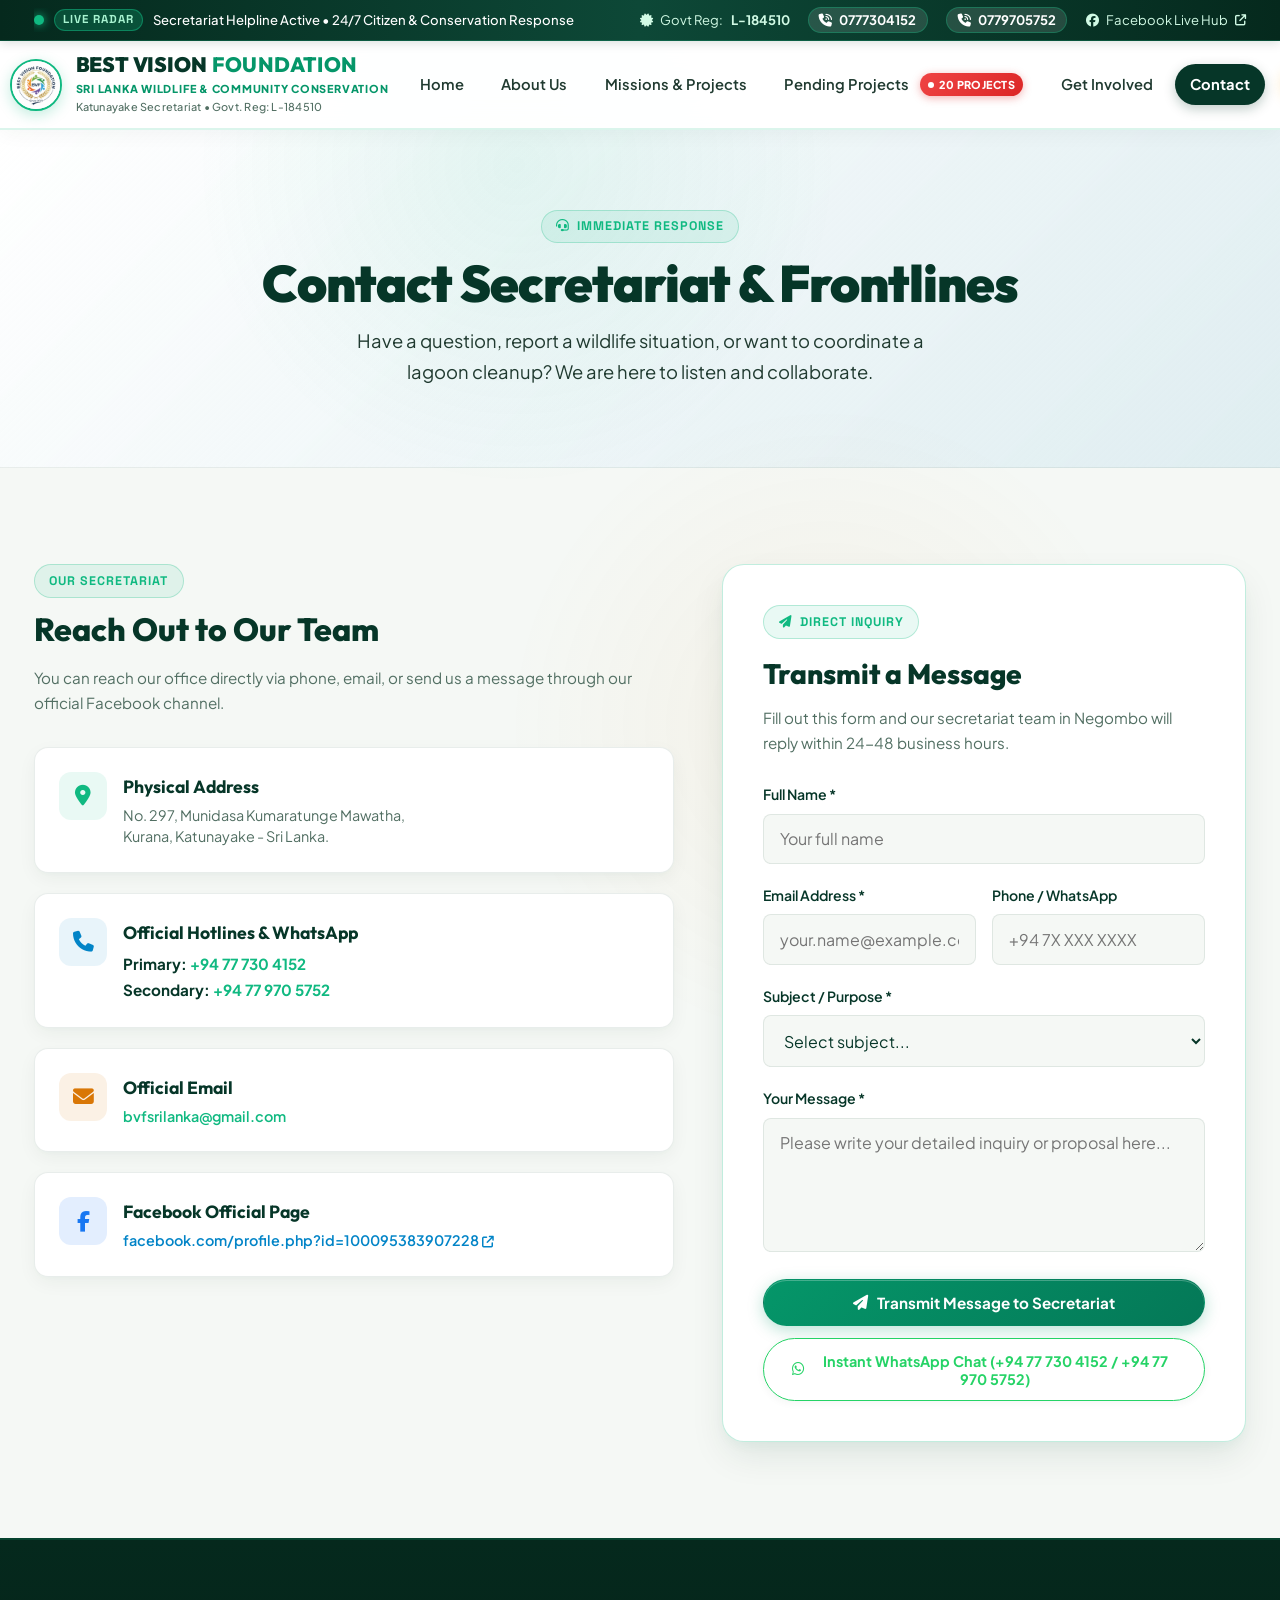
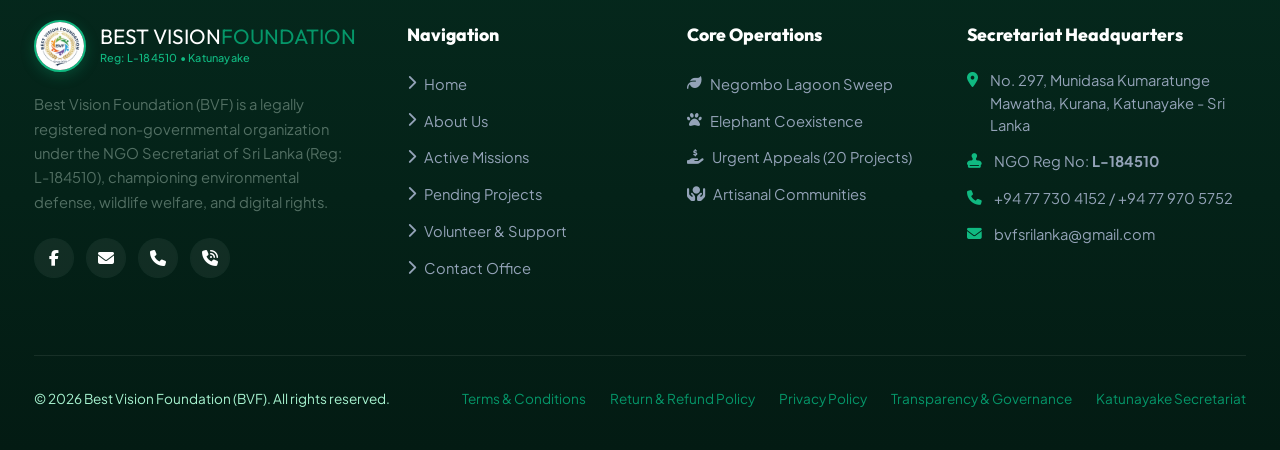
<file: contact.html>
<!DOCTYPE html>
<html lang="en">
<head>
  <meta charset="UTF-8">
  <meta name="viewport" content="width=device-width, initial-scale=1.0">
  <title>Contact Secretariat | Best Vision Foundation</title>
  <meta name="description" content="Contact the Best Vision Foundation secretariat in Kurana, Katunayake. Phone: +94 77 730 4152 / +94 77 970 5752, Email: bvfsrilanka@gmail.com, Reg: L-184510.">
  <link rel="icon" type="image/svg+xml" href="assets/images/favicon.svg">
  <link rel="stylesheet" href="https://cdnjs.cloudflare.com/ajax/libs/font-awesome/6.5.1/css/all.min.css">
  <link rel="stylesheet" href="assets/css/style.css?v=5.0">

  <!-- Immediate Theme Restore (Prevents Flash) -->
  <script>
    (function() {
      const saved = localStorage.getItem('bvf-theme');
      if (saved === 'dark') {
        document.documentElement.setAttribute('data-theme', 'dark');
      } else {
        document.documentElement.setAttribute('data-theme', 'light');
      }
    })();
  </script>
</head>
<body>

  <!-- Top Live Radar Dispatch Bar -->
  <div class="radar-notice-bar">
    <div class="container radar-content">
      <div class="radar-indicator">
        <span class="pulse-beacon"></span>
        <span class="radar-live-pill">LIVE RADAR</span>
        <span id="liveRadarTicker" class="radar-ticker-text">Secretariat Helpline Active • 24/7 Citizen &amp; Conservation Response</span>
      </div>
      <div class="radar-links">
        <span><i class="fa-solid fa-certificate"></i> Govt Reg: <strong>L-184510</strong></span>
        <a href="tel:+94777304152" class="topbar-hotline"><i class="fa-solid fa-phone-volume"></i> <strong>0777304152</strong></a>
        <a href="tel:+94779705752" class="topbar-hotline"><i class="fa-solid fa-phone-volume"></i> <strong>0779705752</strong></a>
        <a href="https://www.facebook.com/profile.php?id=100095383907228" target="_blank" rel="noopener noreferrer">
          <i class="fa-brands fa-facebook"></i> Facebook Live Hub <i class="fa-solid fa-arrow-up-right-from-square" style="font-size: 0.7rem;"></i>
        </a>
      </div>
    </div>
  </div>

  <!-- Main Navigation Header -->
  <header class="main-header" id="mainHeader">
    <div class="container navbar">
      <a href="index.html" class="brand-logo" aria-label="Best Vision Foundation Home">
        <img src="assets/images/bvf-logo-upgraded.png" alt="Best Vision Foundation Logo" class="brand-logo-img">
        <div class="brand-logo-text">
          <div class="brand-name">
            <span class="brand-bold">BEST VISION</span><span class="brand-green">FOUNDATION</span>
          </div>
          <div class="brand-tagline">SRI LANKA WILDLIFE &amp; COMMUNITY CONSERVATION</div>
          <div class="brand-sub">Katunayake Secretariat • Govt. Reg: L-184510</div>
        </div>
      </a>

      <nav>
        <ul class="nav-menu" id="navMenu">
          <li><a href="index.html" class="nav-link">Home</a></li>
          <li><a href="about.html" class="nav-link">About Us</a></li>
          <li><a href="projects.html" class="nav-link">Missions &amp; Projects</a></li>
          <li>
            <a href="pending-projects.html" class="nav-link">
              Pending Projects <span class="nav-urgent-pill"><span class="pill-dot"></span>20 Projects</span>
            </a>
          </li>
          <li><a href="get-involved.html" class="nav-link">Get Involved</a></li>
          <li><a href="contact.html" class="nav-link active">Contact</a></li>
        </ul>
      </nav>

      <div class="nav-actions">
        <button type="button" class="btn qr-nav-pill" onclick="openDonationModal('Elephant Hospital &amp; Orphanage (Habarana / Minneriya / Anuradhapura)', 1)" title="Scan or Click to Donate $1 via Bank Transfer">
          <i class="fa-solid fa-qrcode"></i>
          <span>$1 QR Fund</span>
        </button>
        <button class="btn btn-header-donate btn-open-donation">
          <i class="fa-solid fa-heart"></i>
          <span>Donate Now</span>
        </button>
        <button class="mobile-toggle" id="mobileToggle" aria-label="Toggle navigation menu">
          <i class="fa-solid fa-bars"></i>
        </button>
      </div>
    </div>
  </header>

  <!-- Page Header -->
  <section style="background: linear-gradient(135deg, var(--bg-surface) 0%, var(--cyan-soft) 100%); border-bottom: 1px solid var(--border-subtle); padding: 5rem 0;">
    <div class="container" style="text-align: center;">
      <span class="section-badge" style="margin-bottom: 0.75rem;">
        <i class="fa-solid fa-headset"></i> Immediate Response
      </span>
      <h1 class="hero-headline" style="font-size: clamp(2.2rem, 5vw, 3.2rem); margin-bottom: 0.75rem;">
        Contact Secretariat &amp; Frontlines
      </h1>
      <p class="hero-subtext" style="margin: 0 auto;">
        Have a question, report a wildlife situation, or want to coordinate a lagoon cleanup? We are here to listen and collaborate.
      </p>
    </div>
  </section>

  <!-- Contact Content Grid -->
  <section class="section">
    <div class="container">
      <div class="content-grid-split">
        
        <!-- Secretariat Info Cards -->
        <div>
          <span class="section-badge" style="margin-bottom: 0.75rem;">Our Secretariat</span>
          <h2 class="section-title" style="font-size: 2rem;">Reach Out to Our Team</h2>
          <p style="font-size: 0.95rem; color: var(--text-muted); margin-bottom: 2rem;">
            You can reach our office directly via phone, email, or send us a message through our official Facebook channel.
          </p>

          <div style="display: flex; flex-direction: column; gap: 1.25rem; margin-bottom: 2.5rem;">
            <!-- Address -->
            <div style="background: var(--bg-card); border: 1px solid var(--border-subtle); border-radius: var(--radius-md); padding: 1.5rem; display: flex; gap: 1rem; align-items: flex-start; box-shadow: var(--shadow-card);">
              <div style="width: 48px; height: 48px; border-radius: 12px; background: var(--emerald-soft); color: var(--emerald-neon); display: flex; align-items: center; justify-content: center; font-size: 1.3rem; flex-shrink: 0;">
                <i class="fa-solid fa-location-dot"></i>
              </div>
              <div>
                <h4 style="font-family: var(--font-heading); font-size: 1.1rem; color: var(--text-white); margin-bottom: 0.25rem;">Physical Address</h4>
                <p style="font-size: 0.9rem; color: var(--text-muted); line-height: 1.5;">
                  No. 297, Munidasa Kumaratunge Mawatha,<br>
                  Kurana, Katunayake - Sri Lanka.
                </p>
              </div>
            </div>

            <!-- Phone -->
            <div style="background: var(--bg-card); border: 1px solid var(--border-subtle); border-radius: var(--radius-md); padding: 1.5rem; display: flex; gap: 1rem; align-items: flex-start; box-shadow: var(--shadow-card);">
              <div style="width: 48px; height: 48px; border-radius: 12px; background: var(--cyan-soft); color: var(--cyan-neon); display: flex; align-items: center; justify-content: center; font-size: 1.3rem; flex-shrink: 0;">
                <i class="fa-solid fa-phone"></i>
              </div>
              <div>
                <h4 style="font-family: var(--font-heading); font-size: 1.1rem; color: var(--text-white); margin-bottom: 0.25rem;">Official Hotlines &amp; WhatsApp</h4>
                <p style="font-size: 0.95rem; color: var(--text-muted); line-height: 1.7; margin-bottom: 0;">
                  <strong style="color: var(--text-white);">Primary:</strong> <a href="tel:+94777304152" style="color: var(--emerald-neon); font-weight: 700;">+94 77 730 4152</a><br>
                  <strong style="color: var(--text-white);">Secondary:</strong> <a href="tel:+94779705752" style="color: var(--emerald-neon); font-weight: 700;">+94 77 970 5752</a>
                </p>
              </div>
            </div>

            <!-- Email -->
            <div style="background: var(--bg-card); border: 1px solid var(--border-subtle); border-radius: var(--radius-md); padding: 1.5rem; display: flex; gap: 1rem; align-items: flex-start; box-shadow: var(--shadow-card);">
              <div style="width: 48px; height: 48px; border-radius: 12px; background: var(--amber-soft); color: var(--amber-solar); display: flex; align-items: center; justify-content: center; font-size: 1.3rem; flex-shrink: 0;">
                <i class="fa-solid fa-envelope"></i>
              </div>
              <div>
                <h4 style="font-family: var(--font-heading); font-size: 1.1rem; color: var(--text-white); margin-bottom: 0.25rem;">Official Email</h4>
                <p style="font-size: 0.9rem; color: var(--text-muted); line-height: 1.5;">
                  <a href="mailto:bvfsrilanka@gmail.com" style="color: var(--emerald-neon); font-weight: 600;">bvfsrilanka@gmail.com</a>
                </p>
              </div>
            </div>

            <!-- Facebook -->
            <div style="background: var(--bg-card); border: 1px solid var(--border-subtle); border-radius: var(--radius-md); padding: 1.5rem; display: flex; gap: 1rem; align-items: flex-start; box-shadow: var(--shadow-card);">
              <div style="width: 48px; height: 48px; border-radius: 12px; background: rgba(24, 119, 242, 0.12); color: #1877f2; display: flex; align-items: center; justify-content: center; font-size: 1.3rem; flex-shrink: 0;">
                <i class="fa-brands fa-facebook-f"></i>
              </div>
              <div>
                <h4 style="font-family: var(--font-heading); font-size: 1.1rem; color: var(--text-white); margin-bottom: 0.25rem;">Facebook Official Page</h4>
                <p style="font-size: 0.9rem; color: var(--text-muted); line-height: 1.5;">
                  <a href="https://www.facebook.com/profile.php?id=100095383907228" target="_blank" rel="noopener noreferrer" style="color: var(--cyan-neon); font-weight: 600;">
                    facebook.com/profile.php?id=100095383907228 <i class="fa-solid fa-arrow-up-right-from-square" style="font-size: 0.75rem;"></i>
                  </a>
                </p>
              </div>
            </div>
          </div>
        </div>

        <!-- Interactive Contact Form -->
        <div>
          <div style="background: var(--bg-card); border: 1px solid var(--border-neon); border-radius: var(--radius-lg); padding: 2.5rem; box-shadow: var(--shadow-lg);">
            <span class="section-badge" style="margin-bottom: 0.75rem;"><i class="fa-solid fa-paper-plane"></i> Direct Inquiry</span>
            <h3 style="font-family: var(--font-heading); font-size: 1.75rem; color: var(--text-white); margin-bottom: 0.5rem; font-weight: 800;">
              Transmit a Message
            </h3>
            <p style="font-size: 0.95rem; color: var(--text-muted); margin-bottom: 1.75rem;">
              Fill out this form and our secretariat team in Negombo will reply within 24-48 business hours.
            </p>

            <form id="contactForm">
              <div class="form-group">
                <label class="form-label">Full Name *</label>
                <input type="text" name="name" class="form-control" required placeholder="Your full name">
              </div>

              <div class="form-row-2">
                <div class="form-group">
                  <label class="form-label">Email Address *</label>
                  <input type="email" name="email" class="form-control" required placeholder="your.name@example.com">
                </div>
                <div class="form-group">
                  <label class="form-label">Phone / WhatsApp</label>
                  <input type="tel" name="phone" class="form-control" placeholder="+94 7X XXX XXXX">
                </div>
              </div>

              <div class="form-group">
                <label class="form-label">Subject / Purpose *</label>
                <select name="subject" class="form-control" required>
                  <option value="">Select subject...</option>
                  <option value="Lagoon Cleanup & Mangrove Projects">Lagoon Cleanup &amp; Mangrove Projects</option>
                  <option value="Elephant & Wildlife Concern / Report">Elephant &amp; Wildlife Concern / Report</option>
                  <option value="Digital Rights & CSMD Collaboration">Digital Rights &amp; CSMD Collaboration</option>
                  <option value="Corporate CSR / NGO Partnership">Corporate CSR / NGO Partnership</option>
                  <option value="Media / Press Inquiry">Media / Press Inquiry</option>
                  <option value="General Inquiry">General Inquiry</option>
                </select>
              </div>

              <div class="form-group">
                <label class="form-label">Your Message *</label>
                <textarea name="message" class="form-control" rows="5" required placeholder="Please write your detailed inquiry or proposal here..."></textarea>
              </div>

              <div style="display: flex; gap: 0.75rem; flex-direction: column;">
                <button type="submit" class="btn btn-neon-glow" style="width: 100%;">
                  <i class="fa-solid fa-paper-plane"></i> Transmit Message to Secretariat
                </button>
                <button type="button" onclick="sendViaWhatsApp('contactForm')" class="btn btn-glass" style="width: 100%; border-color: #25d366; color: #25d366; font-size: 0.9rem;">
                  <i class="fa-brands fa-whatsapp"></i> Instant WhatsApp Chat (+94 77 730 4152 / +94 77 970 5752)
                </button>
              </div>
            </form>
          </div>
        </div>

      </div>
    </div>
  </section>

  <!-- Mobile Floating Action Dock -->
  <div class="mobile-floating-dock">
    <button class="dock-btn dock-btn-primary btn-open-donation">
      <i class="fa-solid fa-heart"></i> Donate Now
    </button>
    <button class="dock-btn dock-btn-secondary btn-open-volunteer">
      <i class="fa-solid fa-user-plus"></i> Volunteer
    </button>
    <a href="tel:+94777304152" class="dock-btn dock-btn-secondary" style="flex: 0 0 auto; width: 44px; padding: 0;">
      <i class="fa-solid fa-phone"></i>
    </a>
  </div>

  <!-- Dual-Option Contribution & Payment Center Modal -->
    <!-- Dual Payment Modal Component -->
  <div class="modal-overlay" id="donationModal">
    <div class="modal-dialog donation-modal-dialog" style="max-width: 620px;">
      <button class="modal-close">&times;</button>
      
      <!-- Clean Minimal Header -->
      <div class="donation-modal-header" style="text-align: center; margin-bottom: 1.25rem;">
        <h3 class="donation-modal-title" style="margin: 0 0 0.35rem 0; font-size: 1.5rem; color: #ffffff;">
          Direct Bank Transfer
        </h3>
        <p style="font-size: 0.88rem; color: var(--text-muted); margin: 0;">
          Transfer directly from your banking app. Tap <strong>Copy</strong> next to any field.
        </p>
      </div>

      <!-- Step 1: Project & Contribution Amount -->
      <div class="donation-step-box" style="margin-bottom: 1rem;">
        <label class="form-label" style="font-size: 0.78rem; font-weight: 700; color: var(--emerald-neon); margin-bottom: 0.35rem; display: block; text-transform: uppercase;">
          1. Earmark to Project:
        </label>
        <select id="donationProjectSelect" class="form-control donation-project-select" onchange="onDonationProjectChanged(this.value)" style="font-weight: 700; font-size: 0.92rem; border-color: var(--emerald-neon); background: var(--bg-card); color: var(--text-white); margin-bottom: 0.85rem;">
          <option value="Galgamuwa Human-Elephant Conflict Relief & Rebuilding Fund">🚨 Galgamuwa Human-Elephant Conflict Relief &amp; Rebuilding Fund</option>

          <option value="Elephant Hospital & Orphanage (Habarana / Minneriya / Anuradhapura)">🔴 Elephant Hospital &amp; Orphanage (Habarana / Minneriya / Anuradhapura)</option>
          <option value="Island-Wide Stray Dog Rescue & Shelter">🐶 Island-Wide Stray Dog Rescue, Treatment &amp; Safe Shelter</option>
          <option value="Negombo Lagoon Sunken Vessels & Debris Recovery">🌊 Negombo Lagoon Sunken Vessels, Ghost Nets &amp; Debris Recovery</option>
          <option value="General Conservation & Welfare Fund">🌿 General Wildlife &amp; Community Welfare Fund</option>
        </select>

        <div style="display: flex; justify-content: space-between; align-items: center; margin-bottom: 0.45rem;">
          <label style="font-size: 0.78rem; font-weight: 700; color: var(--emerald-neon); margin: 0; text-transform: uppercase;">
            2. Contribution Amount:
          </label>
          <span class="modal-selected-amount-display font-mono" style="font-size: 0.9rem; font-weight: 800; color: var(--emerald-neon);">$1 USD</span>
        </div>

        <div class="quick-amount-grid" style="margin-bottom: 0.65rem;">
          <button type="button" class="quick-amount-btn active" data-amount="1" onclick="setQuickDonationAmount(1, this)">
            <span class="quick-amount-val">$1</span>
          </button>
          <button type="button" class="quick-amount-btn" data-amount="5" onclick="setQuickDonationAmount(5, this)">
            <span class="quick-amount-val">$5</span>
          </button>
          <button type="button" class="quick-amount-btn" data-amount="10" onclick="setQuickDonationAmount(10, this)">
            <span class="quick-amount-val">$10</span>
          </button>
          <button type="button" class="quick-amount-btn" data-amount="20" onclick="setQuickDonationAmount(20, this)">
            <span class="quick-amount-val">$20</span>
          </button>
          <button type="button" class="quick-amount-btn" data-amount="50" onclick="setQuickDonationAmount(50, this)">
            <span class="quick-amount-val">$50</span>
          </button>
        </div>

        <div class="custom-amount-input-wrap">
          <span class="custom-currency-symbol">$</span>
          <input type="number" 
                 id="modalCustomAmountInput" 
                 class="custom-amount-field" 
                 placeholder="Or type any other amount (e.g. 15, 25, 75, 100...)" 
                 min="1" 
                 step="any"
                 oninput="setCustomDonationAmount(this.value)" />
          <span class="custom-currency-badge">USD</span>
        </div>
      </div>

      <!-- Step 2: Payment Method: LANKAQR or Bank Account Transfer -->
      <div class="donation-step-box bank-copy-list-box">
        <div class="modal-method-tabs">
          <button type="button" class="modal-method-tab tab-lankaqr active" onclick="switchDonationMethod('lankaqr', this)">
            <i class="fa-solid fa-qrcode"></i> LANKAQR Mobile Pay
          </button>
          <button type="button" class="modal-method-tab tab-bank" onclick="switchDonationMethod('bank', this)">
            <i class="fa-solid fa-building-columns"></i> Bank Account &amp; SWIFT
          </button>
        </div>

        <!-- Pane 1: LANKAQR Mobile Pay -->
        <div class="method-pane-lankaqr">
          <div class="lankaqr-modal-box">
            <div class="lankaqr-header" style="justify-content: center; gap: 0.65rem; margin-bottom: 0.5rem;">
              <span class="lankaqr-badge"><i class="fa-solid fa-qrcode"></i> LANKAQR &bull; TREASURER'S BVF ACCOUNT</span>
              <span class="lankaqr-instant-pill"><i class="fa-solid fa-bolt"></i> Instant</span>
            </div>

            <div class="lankaqr-img-frame" style="margin-bottom: 0.65rem;">
              <a href="assets/images/bvf-lankaqr.png" target="_blank" rel="noopener" title="Tap to view full QR">
                <img src="assets/images/bvf-lankaqr.png" alt="LANKAQR Direct Transfer to BVF Treasurer" style="width: 175px; height: 175px; display: block; object-fit: contain;" />
              </a>
            </div>

            <div class="lankaqr-meta" style="max-width: 440px;">
              <div class="lankaqr-beneficiary">
                <span class="meta-label">LANKAQR PAYMENT BENEFICIARY:</span>
                <span class="meta-val">TREASURER'S BVF ACCOUNT</span>
                <span class="meta-sub">DWM PERERA &bull; Treasurer, Best Vision Foundation</span>
              </div>

              <p class="lankaqr-instructions">
                Scan with any Sri Lankan mobile banking app (<strong>Commercial Bank Q+</strong>, <strong>Sampath Vishwa</strong>, <strong>Flash</strong>, <strong>BOC SmartPay</strong>, <strong>HNB SOLO</strong>, <strong>FriMi</strong>, <strong>iPay</strong>, etc.) to transfer donations directly into <strong>Treasurer's BVF Account</strong> (DWM Perera).
              </p>

              <div class="lankaqr-actions" style="display: flex; gap: 0.5rem;">
                <a href="assets/images/bvf-lankaqr.png" download="BVF-LANKAQR-Treasurer.png" class="btn btn-glass lankaqr-dl-btn" style="flex: 1;">
                  <i class="fa-solid fa-download"></i> Save QR to Phone
                </a>
                <button type="button" class="btn btn-glass" onclick="switchDonationMethod('bank', this)" style="flex: 1; font-size: 0.78rem; padding: 0.45rem 0.65rem; justify-content: center;">
                  <i class="fa-solid fa-building-columns"></i> View Bank Details
                </button>
              </div>
            </div>
          </div>
        </div>

        <!-- Pane 2: Bank Account Details -->
        <div class="method-pane-bank" style="display: none;">
          <div style="display: flex; justify-content: space-between; align-items: center; margin-bottom: 0.75rem; border-bottom: 1px solid var(--border-subtle); padding-bottom: 0.45rem;">
            <span style="font-weight: 800; color: var(--emerald-neon); font-size: 0.88rem; text-transform: uppercase; letter-spacing: 0.04em;">
              <i class="fa-solid fa-building-columns"></i> Sampath Bank Account Details
            </span>
            <span style="font-size: 0.72rem; color: var(--text-muted); font-family: var(--font-mono);">
              Tap Copy for Banking App
            </span>
          </div>

          <div class="bank-copy-rows">
            <!-- Account Number -->
            <div class="bank-copy-row highlight-row">
              <div class="bank-copy-info">
                <span class="bank-copy-label">ACCOUNT NUMBER</span>
                <span class="bank-copy-val font-mono num-large">0088 6000 0033</span>
              </div>
              <button type="button" class="btn-copy-field btn-copy-primary" onclick="copyAccountInfo('008860000033', this)" title="Copy Account Number">
                <i class="fa-solid fa-copy"></i> <span>Copy No.</span>
              </button>
            </div>

            <!-- Account Name -->
            <div class="bank-copy-row">
              <div class="bank-copy-info">
                <span class="bank-copy-label">ACCOUNT NAME (BENEFICIARY)</span>
                <span class="bank-copy-val">BEST VISION FOUNDATION</span>
              </div>
              <button type="button" class="btn-copy-field" onclick="copyAccountInfo('BEST VISION FOUNDATION', this)" title="Copy Beneficiary Name">
                <i class="fa-solid fa-copy"></i> <span>Copy Name</span>
              </button>
            </div>

            <!-- Bank & Branch -->
            <div class="bank-copy-row">
              <div class="bank-copy-info">
                <span class="bank-copy-label">BANK &amp; BRANCH</span>
                <span class="bank-copy-val">SAMPATH BANK &bull; NEGOMBO (02), SRI LANKA</span>
              </div>
              <button type="button" class="btn-copy-field" onclick="copyAccountInfo('SAMPATH BANK, NEGOMBO 02, SRI LANKA', this)" title="Copy Bank and Branch">
                <i class="fa-solid fa-copy"></i> <span>Copy</span>
              </button>
            </div>

            <!-- Branch Code & Bank Code -->
            <div class="bank-copy-row-grid">
              <div class="bank-copy-row">
                <div class="bank-copy-info">
                  <span class="bank-copy-label">BRANCH CODE</span>
                  <span class="bank-copy-val font-mono">7278</span>
                </div>
                <button type="button" class="btn-copy-field" onclick="copyAccountInfo('7278', this)" title="Copy Branch Code">
                  <i class="fa-solid fa-copy"></i> <span>Copy</span>
                </button>
              </div>
              <div class="bank-copy-row">
                <div class="bank-copy-info">
                  <span class="bank-copy-label">BANK CODE</span>
                  <span class="bank-copy-val font-mono">088</span>
                </div>
                <button type="button" class="btn-copy-field" onclick="copyAccountInfo('088', this)" title="Copy Bank Code">
                  <i class="fa-solid fa-copy"></i> <span>Copy</span>
                </button>
              </div>
            </div>

            <!-- Mandatory Remark / Reference -->
            <div class="bank-copy-row highlight-ref">
              <div class="bank-copy-info">
                <span class="bank-copy-label" style="color: var(--cyan-neon);">TRANSFER REMARKS / REFERENCE</span>
                <span class="bank-copy-val font-mono modal-bank-project-ref" style="color: var(--cyan-neon); font-size: 1.05rem;">BVF-ELEPHANT-HOSPITAL</span>
              </div>
              <button type="button" class="btn-copy-field btn-copy-cyan" onclick="copyAccountInfo(document.querySelector('.modal-bank-project-ref').textContent, this)" title="Copy Deposit Reference">
                <i class="fa-solid fa-copy"></i> <span>Copy Ref</span>
              </button>
            </div>

            <!-- SWIFT Code -->
            <div class="bank-copy-row">
              <div class="bank-copy-info">
                <span class="bank-copy-label">SWIFT CODE (FOR OVERSEAS TRANSFERS)</span>
                <span class="bank-copy-val font-mono">BSAMLKLX</span>
              </div>
              <button type="button" class="btn-copy-field" onclick="copyAccountInfo('BSAMLKLX', this)" title="Copy SWIFT Code">
                <i class="fa-solid fa-copy"></i> <span>Copy SWIFT</span>
              </button>
            </div>
          </div>
        </div>
      </div>

      <!-- Action Buttons -->
      <div class="donation-modal-actions" style="margin-top: 1rem;">
        <button type="button" onclick="copyAccountInfo('', this)" class="btn btn-glass btn-modal-action">
          <i class="fa-solid fa-clipboard-list"></i> Copy All Details
        </button>
        <button type="button" onclick="sendDepositSlipWhatsApp()" class="btn btn-neon-glow btn-modal-whatsapp">
          <i class="fa-brands fa-whatsapp"></i> Notify Treasurer on WhatsApp
        </button>
      </div>
    </div>
  </div>

  <!-- Footer -->
  <footer class="site-footer">
    <div class="container">
      <div class="footer-grid">
        <div class="footer-brand">
          <a href="index.html" class="brand-logo" style="margin-bottom: 1.25rem;">
            <img src="assets/images/bvf-logo-upgraded.png" alt="Best Vision Foundation Logo" class="brand-logo-img">
            <div class="brand-logo-text">
              <div class="brand-name">
                <span class="bold" style="color: #ffffff;">BEST VISION</span><span class="light">FOUNDATION</span>
              </div>
              <div class="brand-sub" style="color: var(--emerald-neon);">Reg: L-184510 • Katunayake</div>
            </div>
          </a>
          <p style="font-size: 0.92rem; line-height: 1.65; color: var(--text-muted); margin-bottom: 1.5rem;">
            Best Vision Foundation (BVF) is a legally registered non-governmental organization under the NGO Secretariat of Sri Lanka (Reg: L-184510), championing environmental defense, wildlife welfare, and digital rights.
          </p>
          <div style="display: flex; gap: 0.75rem;">
            <a href="https://www.facebook.com/profile.php?id=100095383907228" target="_blank" rel="noopener noreferrer" style="color: #ffffff; background: rgba(255, 255, 255, 0.06); width: 40px; height: 40px; border-radius: 50%; display: flex; align-items: center; justify-content: center; border: 1px solid var(--border-subtle);">
              <i class="fa-brands fa-facebook-f"></i>
            </a>
            <a href="mailto:bvfsrilanka@gmail.com" style="color: #ffffff; background: rgba(255, 255, 255, 0.06); width: 40px; height: 40px; border-radius: 50%; display: flex; align-items: center; justify-content: center; border: 1px solid var(--border-subtle);">
              <i class="fa-solid fa-envelope"></i>
            </a>
            <a href="tel:+94777304152" title="Call Primary Hotline: 0777304152" style="color: #ffffff; background: rgba(255, 255, 255, 0.06); width: 40px; height: 40px; border-radius: 50%; display: flex; align-items: center; justify-content: center; border: 1px solid var(--border-subtle);">
              <i class="fa-solid fa-phone"></i>
            </a>
            <a href="tel:+94779705752" title="Call Secondary Hotline: 0779705752" style="color: #ffffff; background: rgba(255, 255, 255, 0.06); width: 40px; height: 40px; border-radius: 50%; display: flex; align-items: center; justify-content: center; border: 1px solid var(--border-subtle);">
              <i class="fa-solid fa-phone-volume"></i>
            </a>
          </div>
        </div>

        <div>
          <h4 class="footer-heading">Navigation</h4>
          <ul class="footer-links">
            <li><a href="index.html"><i class="fa-solid fa-chevron-right"></i> Home</a></li>
            <li><a href="about.html"><i class="fa-solid fa-chevron-right"></i> About Us</a></li>
            <li><a href="projects.html"><i class="fa-solid fa-chevron-right"></i> Active Missions</a></li>
            <li><a href="pending-projects.html"><i class="fa-solid fa-chevron-right"></i> Pending Projects</a></li>
            <li><a href="get-involved.html"><i class="fa-solid fa-chevron-right"></i> Volunteer &amp; Support</a></li>
            <li><a href="contact.html"><i class="fa-solid fa-chevron-right"></i> Contact Office</a></li>
          </ul>
        </div>

        <div>
          <h4 class="footer-heading">Core Operations</h4>
          <ul class="footer-links">
            <li><a href="projects.html#lagoon"><i class="fa-solid fa-leaf"></i> Negombo Lagoon Sweep</a></li>
            <li><a href="projects.html#wildlife"><i class="fa-solid fa-paw"></i> Elephant Coexistence</a></li>
            <li><a href="pending-projects.html"><i class="fa-solid fa-hand-holding-dollar"></i> Urgent Appeals (20 Projects)</a></li>
            <li><a href="projects.html#community"><i class="fa-solid fa-hands-holding-circle"></i> Artisanal Communities</a></li>
          </ul>
        </div>

        <div>
          <h4 class="footer-heading">Secretariat Headquarters</h4>
          <div class="footer-contact-item">
            <i class="fa-solid fa-location-dot"></i>
            <span>No. 297, Munidasa Kumaratunge Mawatha, Kurana, Katunayake - Sri Lanka</span>
          </div>
          <div class="footer-contact-item">
            <i class="fa-solid fa-stamp"></i>
            <span>NGO Reg No: <strong>L-184510</strong></span>
          </div>
          <div class="footer-contact-item">
            <i class="fa-solid fa-phone"></i>
            <span><a href="tel:+94777304152" style="color: inherit;">+94 77 730 4152</a> / <a href="tel:+94779705752" style="color: inherit;">+94 77 970 5752</a></span>
          </div>
          <div class="footer-contact-item">
            <i class="fa-solid fa-envelope"></i>
            <span>bvfsrilanka@gmail.com</span>
          </div>
        </div>
      </div>

      <div class="footer-bottom">
        <div>
          &copy; 2026 Best Vision Foundation (BVF). All rights reserved.
        </div>
        <div style="display: flex; gap: 1.5rem; flex-wrap: wrap;">
          <a href="terms.html">Terms &amp; Conditions</a>
          <a href="refund-policy.html">Return &amp; Refund Policy</a>
          <a href="privacy-policy.html">Privacy Policy</a>
          <a href="about.html">Transparency &amp; Governance</a>
          <a href="contact.html">Katunayake Secretariat</a>
        </div>
      </div>
    </div>
  </footer>

  <script src="assets/js/main.js?v=5.0"></script>
</body>
</html>
</file>
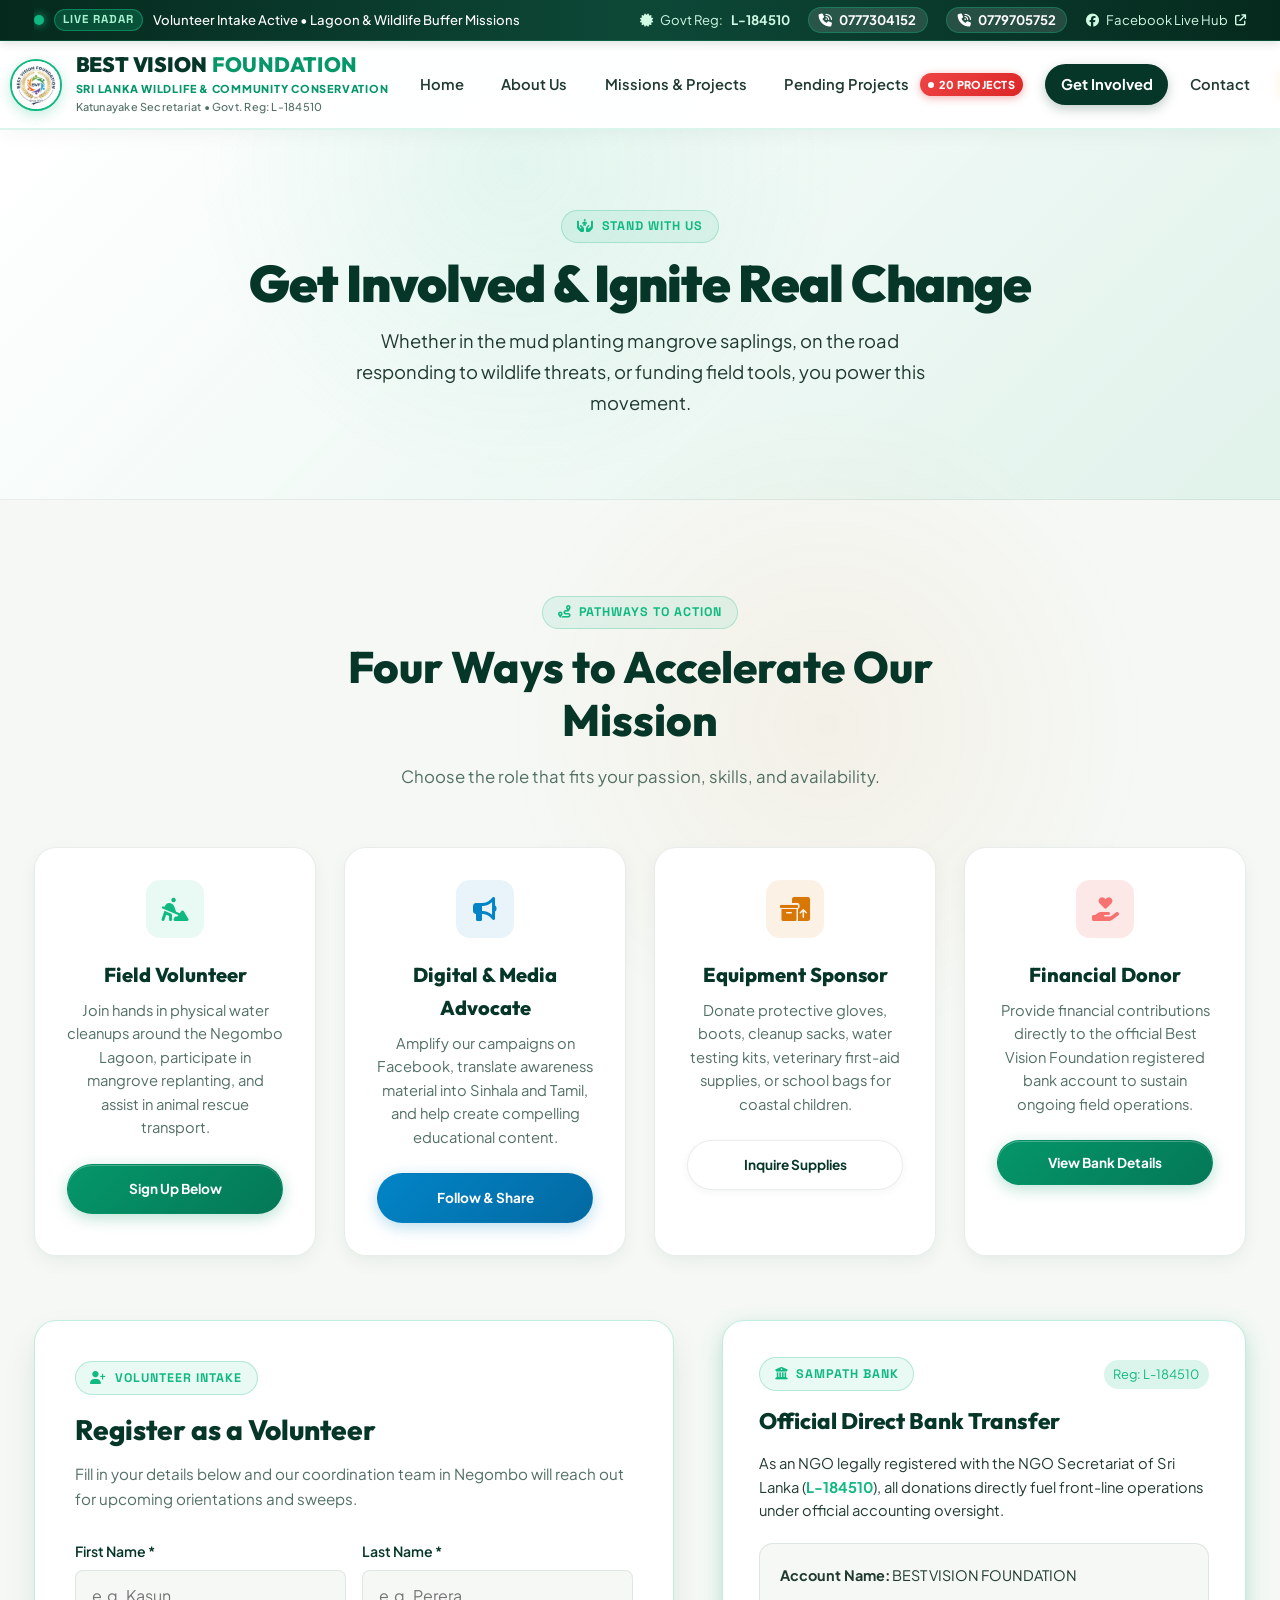
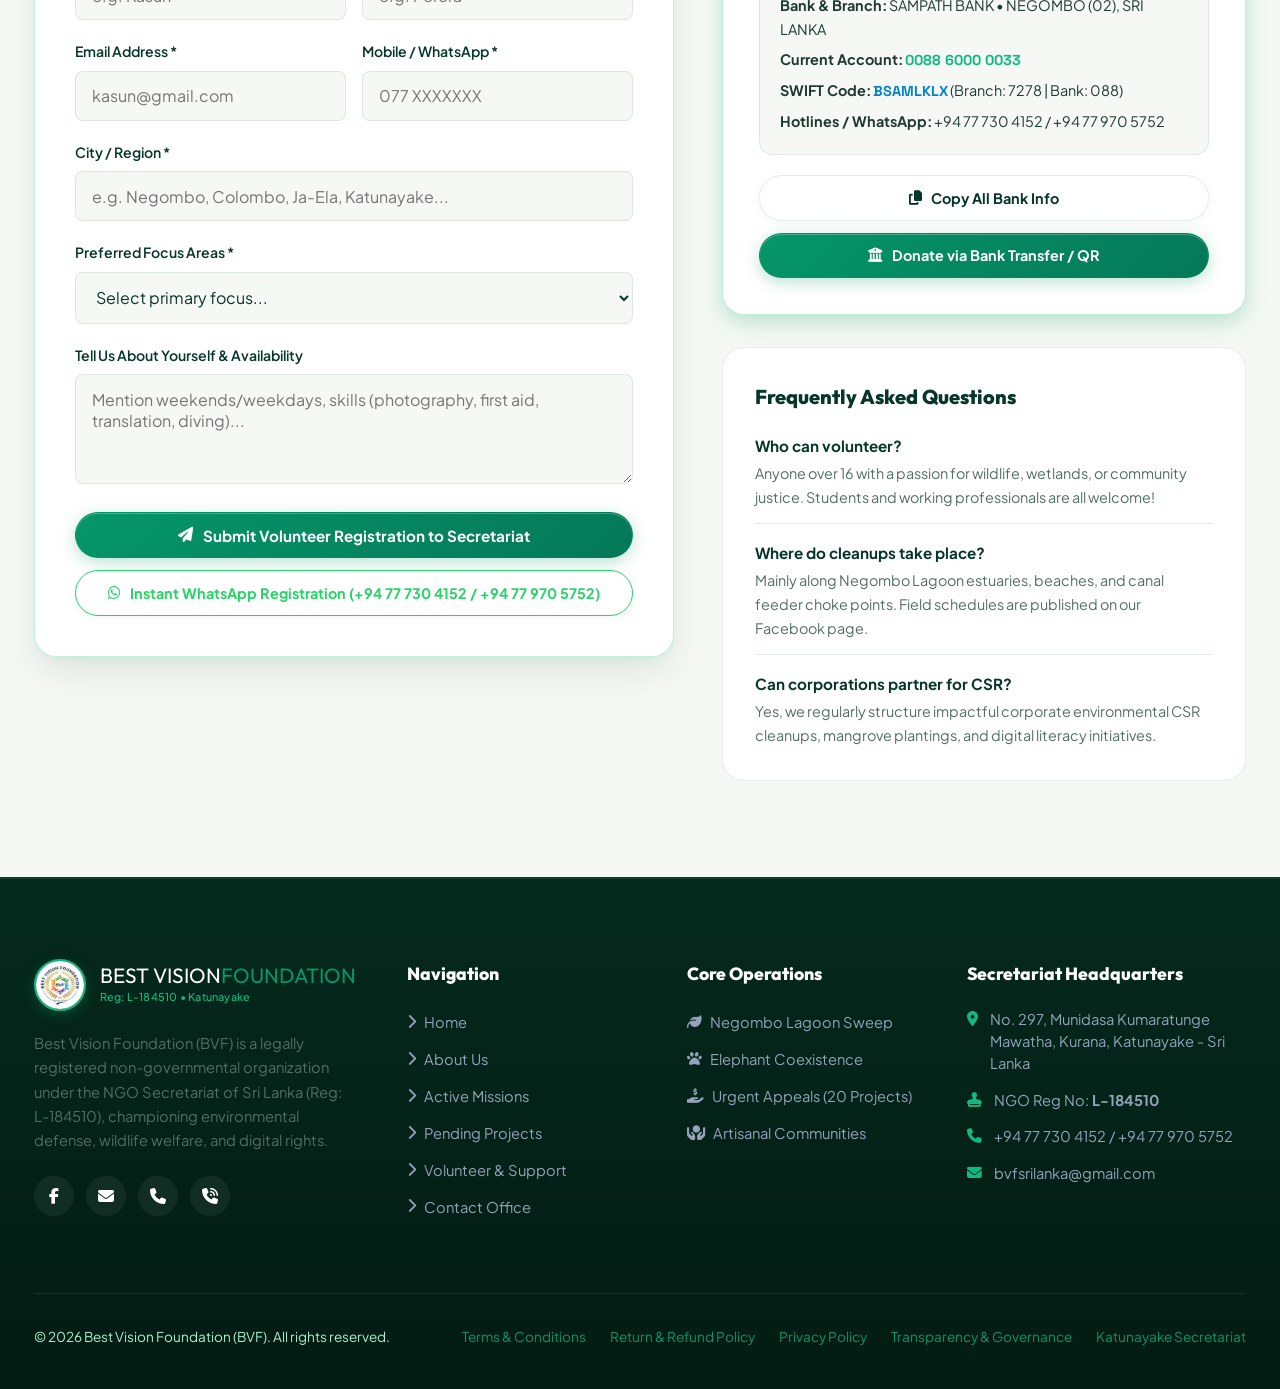
<file: get-involved.html>
<!DOCTYPE html>
<html lang="en">
<head>
  <meta charset="UTF-8">
  <meta name="viewport" content="width=device-width, initial-scale=1.0">
  <title>Get Involved | Volunteer &amp; Support Best Vision Foundation</title>
  <meta name="description" content="Support Best Vision Foundation through volunteerism, advocacy, and donations. Join our Negombo Lagoon cleanups or support elephant welfare programs.">
  <link rel="icon" type="image/svg+xml" href="assets/images/favicon.svg">
  <link rel="stylesheet" href="https://cdnjs.cloudflare.com/ajax/libs/font-awesome/6.5.1/css/all.min.css">
  <link rel="stylesheet" href="assets/css/style.css?v=5.0">

  <!-- Immediate Theme Restore (Prevents Flash) -->
  <script>
    (function() {
      const saved = localStorage.getItem('bvf-theme');
      if (saved === 'dark') {
        document.documentElement.setAttribute('data-theme', 'dark');
      } else {
        document.documentElement.setAttribute('data-theme', 'light');
      }
    })();
  </script>
</head>
<body>

  <!-- Top Live Radar Dispatch Bar -->
  <div class="radar-notice-bar">
    <div class="container radar-content">
      <div class="radar-indicator">
        <span class="pulse-beacon"></span>
        <span class="radar-live-pill">LIVE RADAR</span>
        <span id="liveRadarTicker" class="radar-ticker-text">Volunteer Intake Active • Lagoon &amp; Wildlife Buffer Missions</span>
      </div>
      <div class="radar-links">
        <span><i class="fa-solid fa-certificate"></i> Govt Reg: <strong>L-184510</strong></span>
        <a href="tel:+94777304152" class="topbar-hotline"><i class="fa-solid fa-phone-volume"></i> <strong>0777304152</strong></a>
        <a href="tel:+94779705752" class="topbar-hotline"><i class="fa-solid fa-phone-volume"></i> <strong>0779705752</strong></a>
        <a href="https://www.facebook.com/profile.php?id=100095383907228" target="_blank" rel="noopener noreferrer">
          <i class="fa-brands fa-facebook"></i> Facebook Live Hub <i class="fa-solid fa-arrow-up-right-from-square" style="font-size: 0.7rem;"></i>
        </a>
      </div>
    </div>
  </div>

  <!-- Main Navigation Header -->
  <header class="main-header" id="mainHeader">
    <div class="container navbar">
      <a href="index.html" class="brand-logo" aria-label="Best Vision Foundation Home">
        <img src="assets/images/bvf-logo-upgraded.png" alt="Best Vision Foundation Logo" class="brand-logo-img">
        <div class="brand-logo-text">
          <div class="brand-name">
            <span class="brand-bold">BEST VISION</span><span class="brand-green">FOUNDATION</span>
          </div>
          <div class="brand-tagline">SRI LANKA WILDLIFE &amp; COMMUNITY CONSERVATION</div>
          <div class="brand-sub">Katunayake Secretariat • Govt. Reg: L-184510</div>
        </div>
      </a>

      <nav>
        <ul class="nav-menu" id="navMenu">
          <li><a href="index.html" class="nav-link">Home</a></li>
          <li><a href="about.html" class="nav-link">About Us</a></li>
          <li><a href="projects.html" class="nav-link">Missions &amp; Projects</a></li>
          <li>
            <a href="pending-projects.html" class="nav-link">
              Pending Projects <span class="nav-urgent-pill"><span class="pill-dot"></span>20 Projects</span>
            </a>
          </li>
          <li><a href="get-involved.html" class="nav-link active">Get Involved</a></li>
          <li><a href="contact.html" class="nav-link">Contact</a></li>
        </ul>
      </nav>

      <div class="nav-actions">
        <button type="button" class="btn qr-nav-pill" onclick="openDonationModal('Elephant Hospital &amp; Orphanage (Habarana / Minneriya / Anuradhapura)', 1)" title="Scan or Click to Donate $1 via Bank Transfer">
          <i class="fa-solid fa-qrcode"></i>
          <span>$1 QR Fund</span>
        </button>
        <button class="btn btn-header-donate btn-open-donation">
          <i class="fa-solid fa-heart"></i>
          <span>Donate Now</span>
        </button>
        <button class="mobile-toggle" id="mobileToggle" aria-label="Toggle navigation menu">
          <i class="fa-solid fa-bars"></i>
        </button>
      </div>
    </div>
  </header>

  <!-- Banner -->
  <section style="background: linear-gradient(135deg, var(--bg-surface) 0%, var(--emerald-soft) 100%); border-bottom: 1px solid var(--border-subtle); padding: 5rem 0;">
    <div class="container" style="text-align: center;">
      <span class="section-badge" style="margin-bottom: 0.75rem;">
        <i class="fa-solid fa-hands-holding-child"></i> Stand With Us
      </span>
      <h1 class="hero-headline" style="font-size: clamp(2.2rem, 5vw, 3.2rem); margin-bottom: 0.75rem;">
        Get Involved &amp; Ignite Real Change
      </h1>
      <p class="hero-subtext" style="margin: 0 auto;">
        Whether in the mud planting mangrove saplings, on the road responding to wildlife threats, or funding field tools, you power this movement.
      </p>
    </div>
  </section>

  <!-- Pathways to Help -->
  <section class="section">
    <div class="container">
      <div class="section-header">
        <span class="section-badge"><i class="fa-solid fa-route"></i> Pathways to Action</span>
        <h2 class="section-title">Four Ways to Accelerate Our Mission</h2>
        <p class="section-desc">Choose the role that fits your passion, skills, and availability.</p>
      </div>

      <div class="ways-to-help-grid" style="margin-bottom: 4rem;">
        <!-- Pathway 1 -->
        <div style="background: var(--bg-card); border: 1px solid var(--border-subtle); border-radius: var(--radius-lg); padding: 2rem; box-shadow: var(--shadow-card); text-align: center;">
          <div style="width: 58px; height: 58px; border-radius: 14px; background: var(--emerald-soft); color: var(--emerald-neon); font-size: 1.5rem; display: flex; align-items: center; justify-content: center; margin: 0 auto 1.25rem auto;">
            <i class="fa-solid fa-person-digging"></i>
          </div>
          <h3 style="font-family: var(--font-heading); font-size: 1.25rem; font-weight: 800; color: var(--text-white); margin-bottom: 0.5rem;">Field Volunteer</h3>
          <p style="font-size: 0.92rem; color: var(--text-muted); line-height: 1.6; margin-bottom: 1.5rem;">
            Join hands in physical water cleanups around the Negombo Lagoon, participate in mangrove replanting, and assist in animal rescue transport.
          </p>
          <a href="#volunteerSection" class="btn btn-neon-glow" style="font-size: 0.85rem; width: 100%;">Sign Up Below</a>
        </div>

        <!-- Pathway 2 -->
        <div style="background: var(--bg-card); border: 1px solid var(--border-subtle); border-radius: var(--radius-lg); padding: 2rem; box-shadow: var(--shadow-card); text-align: center;">
          <div style="width: 58px; height: 58px; border-radius: 14px; background: var(--cyan-soft); color: var(--cyan-neon); font-size: 1.5rem; display: flex; align-items: center; justify-content: center; margin: 0 auto 1.25rem auto;">
            <i class="fa-solid fa-bullhorn"></i>
          </div>
          <h3 style="font-family: var(--font-heading); font-size: 1.25rem; font-weight: 800; color: var(--text-white); margin-bottom: 0.5rem;">Digital &amp; Media Advocate</h3>
          <p style="font-size: 0.92rem; color: var(--text-muted); line-height: 1.6; margin-bottom: 1.5rem;">
            Amplify our campaigns on Facebook, translate awareness material into Sinhala and Tamil, and help create compelling educational content.
          </p>
          <a href="https://www.facebook.com/profile.php?id=100095383907228" target="_blank" rel="noopener noreferrer" class="btn btn-cyan-glow" style="font-size: 0.85rem; width: 100%;">
            Follow &amp; Share
          </a>
        </div>

        <!-- Pathway 3 -->
        <div style="background: var(--bg-card); border: 1px solid var(--border-subtle); border-radius: var(--radius-lg); padding: 2rem; box-shadow: var(--shadow-card); text-align: center;">
          <div style="width: 58px; height: 58px; border-radius: 14px; background: var(--amber-soft); color: var(--amber-solar); font-size: 1.5rem; display: flex; align-items: center; justify-content: center; margin: 0 auto 1.25rem auto;">
            <i class="fa-solid fa-boxes-packing"></i>
          </div>
          <h3 style="font-family: var(--font-heading); font-size: 1.25rem; font-weight: 800; color: var(--text-white); margin-bottom: 0.5rem;">Equipment Sponsor</h3>
          <p style="font-size: 0.92rem; color: var(--text-muted); line-height: 1.6; margin-bottom: 1.5rem;">
            Donate protective gloves, boots, cleanup sacks, water testing kits, veterinary first-aid supplies, or school bags for coastal children.
          </p>
          <a href="contact.html" class="btn btn-glass" style="font-size: 0.85rem; width: 100%;">Inquire Supplies</a>
        </div>

        <!-- Pathway 4 -->
        <div style="background: var(--bg-card); border: 1px solid var(--border-subtle); border-radius: var(--radius-lg); padding: 2rem; box-shadow: var(--shadow-card); text-align: center;">
          <div style="width: 58px; height: 58px; border-radius: 14px; background: rgba(239, 68, 68, 0.12); color: #f87171; font-size: 1.5rem; display: flex; align-items: center; justify-content: center; margin: 0 auto 1.25rem auto;">
            <i class="fa-solid fa-hand-holding-heart"></i>
          </div>
          <h3 style="font-family: var(--font-heading); font-size: 1.25rem; font-weight: 800; color: var(--text-white); margin-bottom: 0.5rem;">Financial Donor</h3>
          <p style="font-size: 0.92rem; color: var(--text-muted); line-height: 1.6; margin-bottom: 1.5rem;">
            Provide financial contributions directly to the official Best Vision Foundation registered bank account to sustain ongoing field operations.
          </p>
          <button class="btn btn-neon-glow btn-open-donation" style="font-size: 0.85rem; width: 100%;">View Bank Details</button>
        </div>
      </div>

      <!-- Volunteer Form & Account Overview Section -->
      <div id="volunteerSection" class="content-grid-split">
        
        <!-- Intake Form -->
        <div style="background: var(--bg-card); border: 1px solid var(--border-neon); border-radius: var(--radius-lg); padding: 2.5rem; box-shadow: var(--shadow-lg);">
          <span class="section-badge" style="margin-bottom: 0.75rem;"><i class="fa-solid fa-user-plus"></i> Volunteer Intake</span>
          <h3 style="font-family: var(--font-heading); font-size: 1.75rem; color: var(--text-white); margin-bottom: 0.5rem; font-weight: 800;">
            Register as a Volunteer
          </h3>
          <p style="font-size: 0.95rem; color: var(--text-muted); margin-bottom: 1.75rem;">
            Fill in your details below and our coordination team in Negombo will reach out for upcoming orientations and sweeps.
          </p>

          <form id="volunteerPageForm">
            <div class="form-row-2">
              <div class="form-group">
                <label class="form-label">First Name *</label>
                <input type="text" name="first_name" class="form-control" required placeholder="e.g. Kasun">
              </div>
              <div class="form-group">
                <label class="form-label">Last Name *</label>
                <input type="text" name="last_name" class="form-control" required placeholder="e.g. Perera">
              </div>
            </div>

            <div class="form-row-2">
              <div class="form-group">
                <label class="form-label">Email Address *</label>
                <input type="email" name="email" class="form-control" required placeholder="kasun@gmail.com">
              </div>
              <div class="form-group">
                <label class="form-label">Mobile / WhatsApp *</label>
                <input type="tel" name="phone" class="form-control" required placeholder="077 XXXXXXX">
              </div>
            </div>

            <div class="form-group">
              <label class="form-label">City / Region *</label>
              <input type="text" name="city" class="form-control" required placeholder="e.g. Negombo, Colombo, Ja-Ela, Katunayake...">
            </div>

            <div class="form-group">
              <label class="form-label">Preferred Focus Areas *</label>
              <select name="sector" class="form-control" required>
                <option value="">Select primary focus...</option>
                <option value="Negombo Lagoon Debris Cleanups & Tree Planting">Negombo Lagoon Debris Cleanups &amp; Tree Planting</option>
                <option value="Elephant Corridor Advocacy & Animal Rescue">Elephant Corridor Advocacy &amp; Animal Rescue</option>
                <option value="Digital Rights, Media Ethics & Cyber Literacy">Digital Rights, Media Ethics &amp; Cyber Literacy</option>
                <option value="Coastal Community Education & Livelihood Projects">Coastal Community Education &amp; Livelihood Projects</option>
              </select>
            </div>

            <div class="form-group">
              <label class="form-label">Tell Us About Yourself &amp; Availability</label>
              <textarea name="skills_availability" class="form-control" placeholder="Mention weekends/weekdays, skills (photography, first aid, translation, diving)..."></textarea>
            </div>

            <div style="display: flex; gap: 0.75rem; flex-direction: column;">
              <button type="submit" class="btn btn-neon-glow" style="width: 100%;">
                <i class="fa-solid fa-paper-plane"></i> Submit Volunteer Registration to Secretariat
              </button>
              <button type="button" onclick="sendViaWhatsApp('volunteerPageForm')" class="btn btn-glass" style="width: 100%; border-color: #25d366; color: #25d366; font-size: 0.9rem;">
                <i class="fa-brands fa-whatsapp"></i> Instant WhatsApp Registration (+94 77 730 4152 / +94 77 970 5752)
              </button>
            </div>
          </form>
        </div>

        <!-- Banking & FAQs -->
        <div>
          <div style="background: var(--bg-card); border: 1px solid var(--border-neon); border-radius: var(--radius-lg); padding: 2.25rem; margin-bottom: 2rem; box-shadow: var(--shadow-card), var(--glow-emerald);">
            <div style="display: flex; justify-content: space-between; align-items: center; margin-bottom: 0.75rem;">
              <span class="section-badge" style="margin: 0;"><i class="fa-solid fa-building-columns"></i> SAMPATH BANK</span>
              <span class="badge" style="background: rgba(16, 185, 129, 0.15); color: var(--emerald-neon); font-size: 0.8rem; padding: 0.25rem 0.6rem; border-radius: 9999px;">Reg: L-184510</span>
            </div>
            <h3 style="font-family: var(--font-heading); font-size: 1.4rem; color: var(--text-white); margin-bottom: 0.75rem; font-weight: 800;">
              Official Direct Bank Transfer
            </h3>
            <p style="font-size: 0.92rem; color: var(--text-slate); line-height: 1.6; margin-bottom: 1.25rem;">
              As an NGO legally registered with the NGO Secretariat of Sri Lanka (<strong style="color: var(--emerald-neon);">L-184510</strong>), all donations directly fuel front-line operations under official accounting oversight.
            </p>

            <div style="background: var(--bg-deep); border: 1px solid var(--border-subtle); border-radius: var(--radius-md); padding: 1.25rem; margin-bottom: 1.25rem; font-size: 0.9rem;">
              <p style="margin-bottom: 0.4rem; color: var(--text-slate);"><strong>Account Name:</strong> BEST VISION FOUNDATION</p>
              <p style="margin-bottom: 0.4rem; color: var(--text-slate);"><strong>Bank &amp; Branch:</strong> SAMPATH BANK &bull; NEGOMBO (02), SRI LANKA</p>
              <p style="margin-bottom: 0.4rem; color: var(--text-slate);"><strong>Current Account:</strong> <strong style="color: var(--emerald-neon); font-family: var(--font-mono);">0088 6000 0033</strong></p>
              <p style="margin-bottom: 0.4rem; color: var(--text-slate);"><strong>SWIFT Code:</strong> <strong style="color: var(--cyan-neon); font-family: var(--font-mono);">BSAMLKLX</strong> (Branch: 7278 | Bank: 088)</p>
              <p style="margin-bottom: 0; color: var(--text-slate);"><strong>Hotlines / WhatsApp:</strong> <a href="tel:+94777304152" style="color: inherit;">+94 77 730 4152</a> / <a href="tel:+94779705752" style="color: inherit;">+94 77 970 5752</a></p>
            </div>

            <div style="display: flex; gap: 0.75rem; flex-direction: column;">
              <button onclick="copyAccountInfo('', this)" class="btn btn-glass" style="width: 100%; font-size: 0.9rem;">
                <i class="fa-solid fa-copy"></i> Copy All Bank Info
              </button>
              <button class="btn btn-neon-glow btn-open-donation" style="width: 100%; font-size: 0.9rem;">
                <i class="fa-solid fa-building-columns"></i> Donate via Bank Transfer / QR
              </button>
            </div>
          </div>

          <!-- FAQ Accordion -->
          <div style="background: var(--bg-card); border: 1px solid var(--border-subtle); border-radius: var(--radius-lg); padding: 2rem;">
            <h4 style="font-family: var(--font-heading); font-size: 1.25rem; color: var(--text-white); margin-bottom: 1.25rem; font-weight: 800;">
              Frequently Asked Questions
            </h4>
            <div style="margin-bottom: 1rem; border-bottom: 1px solid var(--border-subtle); padding-bottom: 0.85rem;">
              <strong style="display: block; font-size: 0.95rem; color: var(--text-white); margin-bottom: 0.25rem;">Who can volunteer?</strong>
              <p style="font-size: 0.9rem; color: var(--text-muted);">Anyone over 16 with a passion for wildlife, wetlands, or community justice. Students and working professionals are all welcome!</p>
            </div>
            <div style="margin-bottom: 1rem; border-bottom: 1px solid var(--border-subtle); padding-bottom: 0.85rem;">
              <strong style="display: block; font-size: 0.95rem; color: var(--text-white); margin-bottom: 0.25rem;">Where do cleanups take place?</strong>
              <p style="font-size: 0.9rem; color: var(--text-muted);">Mainly along Negombo Lagoon estuaries, beaches, and canal feeder choke points. Field schedules are published on our Facebook page.</p>
            </div>
            <div>
              <strong style="display: block; font-size: 0.95rem; color: var(--text-white); margin-bottom: 0.25rem;">Can corporations partner for CSR?</strong>
              <p style="font-size: 0.9rem; color: var(--text-muted);">Yes, we regularly structure impactful corporate environmental CSR cleanups, mangrove plantings, and digital literacy initiatives.</p>
            </div>
          </div>
        </div>

      </div>
    </div>
  </section>

  <!-- Mobile Floating Action Dock -->
  <div class="mobile-floating-dock">
    <button class="dock-btn dock-btn-primary btn-open-donation">
      <i class="fa-solid fa-heart"></i> Donate Now
    </button>
    <button class="dock-btn dock-btn-secondary btn-open-volunteer">
      <i class="fa-solid fa-user-plus"></i> Volunteer
    </button>
    <a href="tel:+94777304152" class="dock-btn dock-btn-secondary" style="flex: 0 0 auto; width: 44px; padding: 0;">
      <i class="fa-solid fa-phone"></i>
    </a>
  </div>

  <!-- Dual-Option Contribution & Payment Center Modal -->
    <!-- Dual Payment Modal Component -->
  <div class="modal-overlay" id="donationModal">
    <div class="modal-dialog donation-modal-dialog" style="max-width: 620px;">
      <button class="modal-close">&times;</button>
      
      <!-- Clean Minimal Header -->
      <div class="donation-modal-header" style="text-align: center; margin-bottom: 1.25rem;">
        <h3 class="donation-modal-title" style="margin: 0 0 0.35rem 0; font-size: 1.5rem; color: #ffffff;">
          Direct Bank Transfer
        </h3>
        <p style="font-size: 0.88rem; color: var(--text-muted); margin: 0;">
          Transfer directly from your banking app. Tap <strong>Copy</strong> next to any field.
        </p>
      </div>

      <!-- Step 1: Project & Contribution Amount -->
      <div class="donation-step-box" style="margin-bottom: 1rem;">
        <label class="form-label" style="font-size: 0.78rem; font-weight: 700; color: var(--emerald-neon); margin-bottom: 0.35rem; display: block; text-transform: uppercase;">
          1. Earmark to Project:
        </label>
        <select id="donationProjectSelect" class="form-control donation-project-select" onchange="onDonationProjectChanged(this.value)" style="font-weight: 700; font-size: 0.92rem; border-color: var(--emerald-neon); background: var(--bg-card); color: var(--text-white); margin-bottom: 0.85rem;">
          <option value="Galgamuwa Human-Elephant Conflict Relief & Rebuilding Fund">🚨 Galgamuwa Human-Elephant Conflict Relief &amp; Rebuilding Fund</option>

          <option value="Elephant Hospital & Orphanage (Habarana / Minneriya / Anuradhapura)">🔴 Elephant Hospital &amp; Orphanage (Habarana / Minneriya / Anuradhapura)</option>
          <option value="Island-Wide Stray Dog Rescue & Shelter">🐶 Island-Wide Stray Dog Rescue, Treatment &amp; Safe Shelter</option>
          <option value="Negombo Lagoon Sunken Vessels & Debris Recovery">🌊 Negombo Lagoon Sunken Vessels, Ghost Nets &amp; Debris Recovery</option>
          <option value="General Conservation & Welfare Fund">🌿 General Wildlife &amp; Community Welfare Fund</option>
        </select>

        <div style="display: flex; justify-content: space-between; align-items: center; margin-bottom: 0.45rem;">
          <label style="font-size: 0.78rem; font-weight: 700; color: var(--emerald-neon); margin: 0; text-transform: uppercase;">
            2. Contribution Amount:
          </label>
          <span class="modal-selected-amount-display font-mono" style="font-size: 0.9rem; font-weight: 800; color: var(--emerald-neon);">$1 USD</span>
        </div>

        <div class="quick-amount-grid" style="margin-bottom: 0.65rem;">
          <button type="button" class="quick-amount-btn active" data-amount="1" onclick="setQuickDonationAmount(1, this)">
            <span class="quick-amount-val">$1</span>
          </button>
          <button type="button" class="quick-amount-btn" data-amount="5" onclick="setQuickDonationAmount(5, this)">
            <span class="quick-amount-val">$5</span>
          </button>
          <button type="button" class="quick-amount-btn" data-amount="10" onclick="setQuickDonationAmount(10, this)">
            <span class="quick-amount-val">$10</span>
          </button>
          <button type="button" class="quick-amount-btn" data-amount="20" onclick="setQuickDonationAmount(20, this)">
            <span class="quick-amount-val">$20</span>
          </button>
          <button type="button" class="quick-amount-btn" data-amount="50" onclick="setQuickDonationAmount(50, this)">
            <span class="quick-amount-val">$50</span>
          </button>
        </div>

        <div class="custom-amount-input-wrap">
          <span class="custom-currency-symbol">$</span>
          <input type="number" 
                 id="modalCustomAmountInput" 
                 class="custom-amount-field" 
                 placeholder="Or type any other amount (e.g. 15, 25, 75, 100...)" 
                 min="1" 
                 step="any"
                 oninput="setCustomDonationAmount(this.value)" />
          <span class="custom-currency-badge">USD</span>
        </div>
      </div>

      <!-- Step 2: Payment Method: LANKAQR or Bank Account Transfer -->
      <div class="donation-step-box bank-copy-list-box">
        <div class="modal-method-tabs">
          <button type="button" class="modal-method-tab tab-lankaqr active" onclick="switchDonationMethod('lankaqr', this)">
            <i class="fa-solid fa-qrcode"></i> LANKAQR Mobile Pay
          </button>
          <button type="button" class="modal-method-tab tab-bank" onclick="switchDonationMethod('bank', this)">
            <i class="fa-solid fa-building-columns"></i> Bank Account &amp; SWIFT
          </button>
        </div>

        <!-- Pane 1: LANKAQR Mobile Pay -->
        <div class="method-pane-lankaqr">
          <div class="lankaqr-modal-box">
            <div class="lankaqr-header" style="justify-content: center; gap: 0.65rem; margin-bottom: 0.5rem;">
              <span class="lankaqr-badge"><i class="fa-solid fa-qrcode"></i> LANKAQR &bull; TREASURER'S BVF ACCOUNT</span>
              <span class="lankaqr-instant-pill"><i class="fa-solid fa-bolt"></i> Instant</span>
            </div>

            <div class="lankaqr-img-frame" style="margin-bottom: 0.65rem;">
              <a href="assets/images/bvf-lankaqr.png" target="_blank" rel="noopener" title="Tap to view full QR">
                <img src="assets/images/bvf-lankaqr.png" alt="LANKAQR Direct Transfer to BVF Treasurer" style="width: 175px; height: 175px; display: block; object-fit: contain;" />
              </a>
            </div>

            <div class="lankaqr-meta" style="max-width: 440px;">
              <div class="lankaqr-beneficiary">
                <span class="meta-label">LANKAQR PAYMENT BENEFICIARY:</span>
                <span class="meta-val">TREASURER'S BVF ACCOUNT</span>
                <span class="meta-sub">DWM PERERA &bull; Treasurer, Best Vision Foundation</span>
              </div>

              <p class="lankaqr-instructions">
                Scan with any Sri Lankan mobile banking app (<strong>Commercial Bank Q+</strong>, <strong>Sampath Vishwa</strong>, <strong>Flash</strong>, <strong>BOC SmartPay</strong>, <strong>HNB SOLO</strong>, <strong>FriMi</strong>, <strong>iPay</strong>, etc.) to transfer donations directly into <strong>Treasurer's BVF Account</strong> (DWM Perera).
              </p>

              <div class="lankaqr-actions" style="display: flex; gap: 0.5rem;">
                <a href="assets/images/bvf-lankaqr.png" download="BVF-LANKAQR-Treasurer.png" class="btn btn-glass lankaqr-dl-btn" style="flex: 1;">
                  <i class="fa-solid fa-download"></i> Save QR to Phone
                </a>
                <button type="button" class="btn btn-glass" onclick="switchDonationMethod('bank', this)" style="flex: 1; font-size: 0.78rem; padding: 0.45rem 0.65rem; justify-content: center;">
                  <i class="fa-solid fa-building-columns"></i> View Bank Details
                </button>
              </div>
            </div>
          </div>
        </div>

        <!-- Pane 2: Bank Account Details -->
        <div class="method-pane-bank" style="display: none;">
          <div style="display: flex; justify-content: space-between; align-items: center; margin-bottom: 0.75rem; border-bottom: 1px solid var(--border-subtle); padding-bottom: 0.45rem;">
            <span style="font-weight: 800; color: var(--emerald-neon); font-size: 0.88rem; text-transform: uppercase; letter-spacing: 0.04em;">
              <i class="fa-solid fa-building-columns"></i> Sampath Bank Account Details
            </span>
            <span style="font-size: 0.72rem; color: var(--text-muted); font-family: var(--font-mono);">
              Tap Copy for Banking App
            </span>
          </div>

          <div class="bank-copy-rows">
            <!-- Account Number -->
            <div class="bank-copy-row highlight-row">
              <div class="bank-copy-info">
                <span class="bank-copy-label">ACCOUNT NUMBER</span>
                <span class="bank-copy-val font-mono num-large">0088 6000 0033</span>
              </div>
              <button type="button" class="btn-copy-field btn-copy-primary" onclick="copyAccountInfo('008860000033', this)" title="Copy Account Number">
                <i class="fa-solid fa-copy"></i> <span>Copy No.</span>
              </button>
            </div>

            <!-- Account Name -->
            <div class="bank-copy-row">
              <div class="bank-copy-info">
                <span class="bank-copy-label">ACCOUNT NAME (BENEFICIARY)</span>
                <span class="bank-copy-val">BEST VISION FOUNDATION</span>
              </div>
              <button type="button" class="btn-copy-field" onclick="copyAccountInfo('BEST VISION FOUNDATION', this)" title="Copy Beneficiary Name">
                <i class="fa-solid fa-copy"></i> <span>Copy Name</span>
              </button>
            </div>

            <!-- Bank & Branch -->
            <div class="bank-copy-row">
              <div class="bank-copy-info">
                <span class="bank-copy-label">BANK &amp; BRANCH</span>
                <span class="bank-copy-val">SAMPATH BANK &bull; NEGOMBO (02), SRI LANKA</span>
              </div>
              <button type="button" class="btn-copy-field" onclick="copyAccountInfo('SAMPATH BANK, NEGOMBO 02, SRI LANKA', this)" title="Copy Bank and Branch">
                <i class="fa-solid fa-copy"></i> <span>Copy</span>
              </button>
            </div>

            <!-- Branch Code & Bank Code -->
            <div class="bank-copy-row-grid">
              <div class="bank-copy-row">
                <div class="bank-copy-info">
                  <span class="bank-copy-label">BRANCH CODE</span>
                  <span class="bank-copy-val font-mono">7278</span>
                </div>
                <button type="button" class="btn-copy-field" onclick="copyAccountInfo('7278', this)" title="Copy Branch Code">
                  <i class="fa-solid fa-copy"></i> <span>Copy</span>
                </button>
              </div>
              <div class="bank-copy-row">
                <div class="bank-copy-info">
                  <span class="bank-copy-label">BANK CODE</span>
                  <span class="bank-copy-val font-mono">088</span>
                </div>
                <button type="button" class="btn-copy-field" onclick="copyAccountInfo('088', this)" title="Copy Bank Code">
                  <i class="fa-solid fa-copy"></i> <span>Copy</span>
                </button>
              </div>
            </div>

            <!-- Mandatory Remark / Reference -->
            <div class="bank-copy-row highlight-ref">
              <div class="bank-copy-info">
                <span class="bank-copy-label" style="color: var(--cyan-neon);">TRANSFER REMARKS / REFERENCE</span>
                <span class="bank-copy-val font-mono modal-bank-project-ref" style="color: var(--cyan-neon); font-size: 1.05rem;">BVF-ELEPHANT-HOSPITAL</span>
              </div>
              <button type="button" class="btn-copy-field btn-copy-cyan" onclick="copyAccountInfo(document.querySelector('.modal-bank-project-ref').textContent, this)" title="Copy Deposit Reference">
                <i class="fa-solid fa-copy"></i> <span>Copy Ref</span>
              </button>
            </div>

            <!-- SWIFT Code -->
            <div class="bank-copy-row">
              <div class="bank-copy-info">
                <span class="bank-copy-label">SWIFT CODE (FOR OVERSEAS TRANSFERS)</span>
                <span class="bank-copy-val font-mono">BSAMLKLX</span>
              </div>
              <button type="button" class="btn-copy-field" onclick="copyAccountInfo('BSAMLKLX', this)" title="Copy SWIFT Code">
                <i class="fa-solid fa-copy"></i> <span>Copy SWIFT</span>
              </button>
            </div>
          </div>
        </div>
      </div>

      <!-- Action Buttons -->
      <div class="donation-modal-actions" style="margin-top: 1rem;">
        <button type="button" onclick="copyAccountInfo('', this)" class="btn btn-glass btn-modal-action">
          <i class="fa-solid fa-clipboard-list"></i> Copy All Details
        </button>
        <button type="button" onclick="sendDepositSlipWhatsApp()" class="btn btn-neon-glow btn-modal-whatsapp">
          <i class="fa-brands fa-whatsapp"></i> Notify Treasurer on WhatsApp
        </button>
      </div>
    </div>
  </div>

  <!-- Footer -->
  <footer class="site-footer">
    <div class="container">
      <div class="footer-grid">
        <div class="footer-brand">
          <a href="index.html" class="brand-logo" style="margin-bottom: 1.25rem;">
            <img src="assets/images/bvf-logo-upgraded.png" alt="Best Vision Foundation Logo" class="brand-logo-img">
            <div class="brand-logo-text">
              <div class="brand-name">
                <span class="bold" style="color: #ffffff;">BEST VISION</span><span class="light">FOUNDATION</span>
              </div>
              <div class="brand-sub" style="color: var(--emerald-neon);">Reg: L-184510 • Katunayake</div>
            </div>
          </a>
          <p style="font-size: 0.92rem; line-height: 1.65; color: var(--text-muted); margin-bottom: 1.5rem;">
            Best Vision Foundation (BVF) is a legally registered non-governmental organization under the NGO Secretariat of Sri Lanka (Reg: L-184510), championing environmental defense, wildlife welfare, and digital rights.
          </p>
          <div style="display: flex; gap: 0.75rem;">
            <a href="https://www.facebook.com/profile.php?id=100095383907228" target="_blank" rel="noopener noreferrer" style="color: #ffffff; background: rgba(255, 255, 255, 0.06); width: 40px; height: 40px; border-radius: 50%; display: flex; align-items: center; justify-content: center; border: 1px solid var(--border-subtle);">
              <i class="fa-brands fa-facebook-f"></i>
            </a>
            <a href="mailto:bvfsrilanka@gmail.com" style="color: #ffffff; background: rgba(255, 255, 255, 0.06); width: 40px; height: 40px; border-radius: 50%; display: flex; align-items: center; justify-content: center; border: 1px solid var(--border-subtle);">
              <i class="fa-solid fa-envelope"></i>
            </a>
            <a href="tel:+94777304152" title="Call Primary Hotline: 0777304152" style="color: #ffffff; background: rgba(255, 255, 255, 0.06); width: 40px; height: 40px; border-radius: 50%; display: flex; align-items: center; justify-content: center; border: 1px solid var(--border-subtle);">
              <i class="fa-solid fa-phone"></i>
            </a>
            <a href="tel:+94779705752" title="Call Secondary Hotline: 0779705752" style="color: #ffffff; background: rgba(255, 255, 255, 0.06); width: 40px; height: 40px; border-radius: 50%; display: flex; align-items: center; justify-content: center; border: 1px solid var(--border-subtle);">
              <i class="fa-solid fa-phone-volume"></i>
            </a>
          </div>
        </div>

        <div>
          <h4 class="footer-heading">Navigation</h4>
          <ul class="footer-links">
            <li><a href="index.html"><i class="fa-solid fa-chevron-right"></i> Home</a></li>
            <li><a href="about.html"><i class="fa-solid fa-chevron-right"></i> About Us</a></li>
            <li><a href="projects.html"><i class="fa-solid fa-chevron-right"></i> Active Missions</a></li>
            <li><a href="pending-projects.html"><i class="fa-solid fa-chevron-right"></i> Pending Projects</a></li>
            <li><a href="get-involved.html"><i class="fa-solid fa-chevron-right"></i> Volunteer &amp; Support</a></li>
            <li><a href="contact.html"><i class="fa-solid fa-chevron-right"></i> Contact Office</a></li>
          </ul>
        </div>

        <div>
          <h4 class="footer-heading">Core Operations</h4>
          <ul class="footer-links">
            <li><a href="projects.html#lagoon"><i class="fa-solid fa-leaf"></i> Negombo Lagoon Sweep</a></li>
            <li><a href="projects.html#wildlife"><i class="fa-solid fa-paw"></i> Elephant Coexistence</a></li>
            <li><a href="pending-projects.html"><i class="fa-solid fa-hand-holding-dollar"></i> Urgent Appeals (20 Projects)</a></li>
            <li><a href="projects.html#community"><i class="fa-solid fa-hands-holding-circle"></i> Artisanal Communities</a></li>
          </ul>
        </div>

        <div>
          <h4 class="footer-heading">Secretariat Headquarters</h4>
          <div class="footer-contact-item">
            <i class="fa-solid fa-location-dot"></i>
            <span>No. 297, Munidasa Kumaratunge Mawatha, Kurana, Katunayake - Sri Lanka</span>
          </div>
          <div class="footer-contact-item">
            <i class="fa-solid fa-stamp"></i>
            <span>NGO Reg No: <strong>L-184510</strong></span>
          </div>
          <div class="footer-contact-item">
            <i class="fa-solid fa-phone"></i>
            <span><a href="tel:+94777304152" style="color: inherit;">+94 77 730 4152</a> / <a href="tel:+94779705752" style="color: inherit;">+94 77 970 5752</a></span>
          </div>
          <div class="footer-contact-item">
            <i class="fa-solid fa-envelope"></i>
            <span>bvfsrilanka@gmail.com</span>
          </div>
        </div>
      </div>

      <div class="footer-bottom">
        <div>
          &copy; 2026 Best Vision Foundation (BVF). All rights reserved.
        </div>
        <div style="display: flex; gap: 1.5rem; flex-wrap: wrap;">
          <a href="terms.html">Terms &amp; Conditions</a>
          <a href="refund-policy.html">Return &amp; Refund Policy</a>
          <a href="privacy-policy.html">Privacy Policy</a>
          <a href="about.html">Transparency &amp; Governance</a>
          <a href="contact.html">Katunayake Secretariat</a>
        </div>
      </div>
    </div>
  </footer>

  <script src="assets/js/main.js?v=5.0"></script>
</body>
</html>
</file>
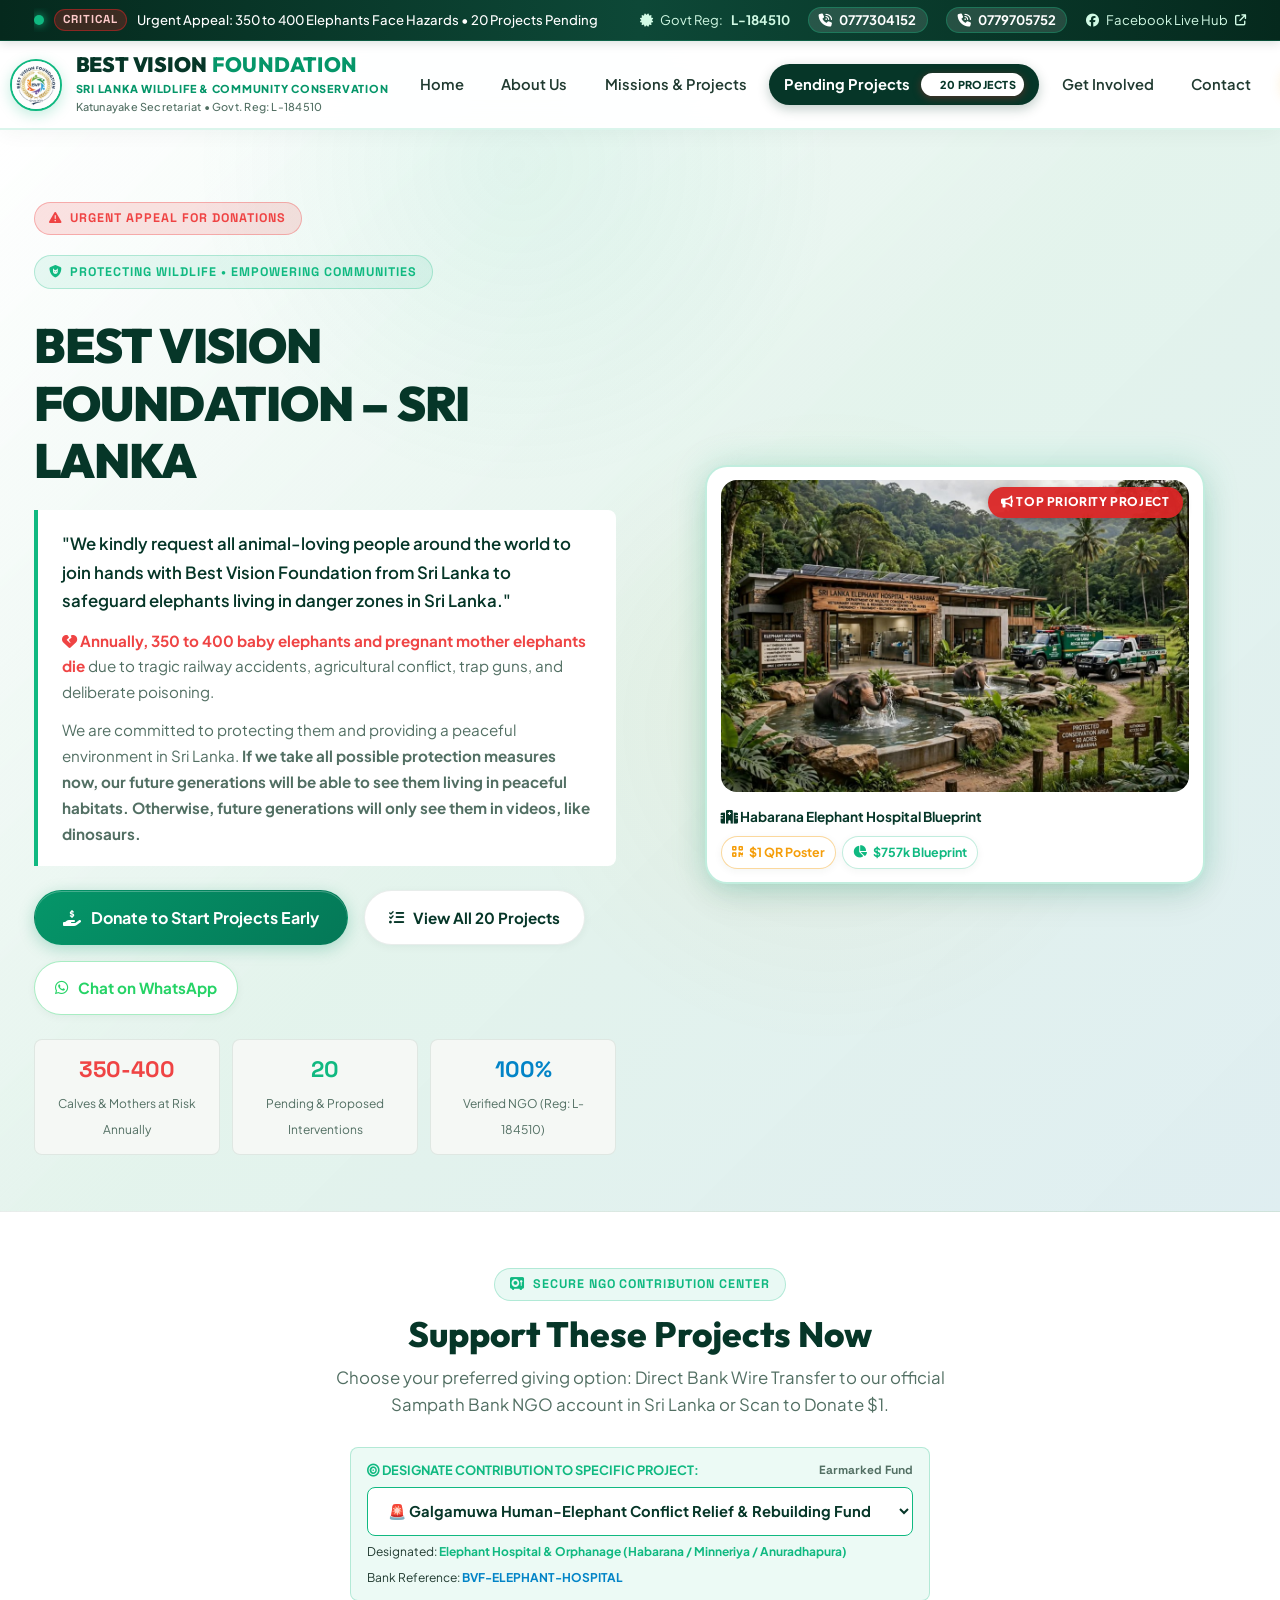
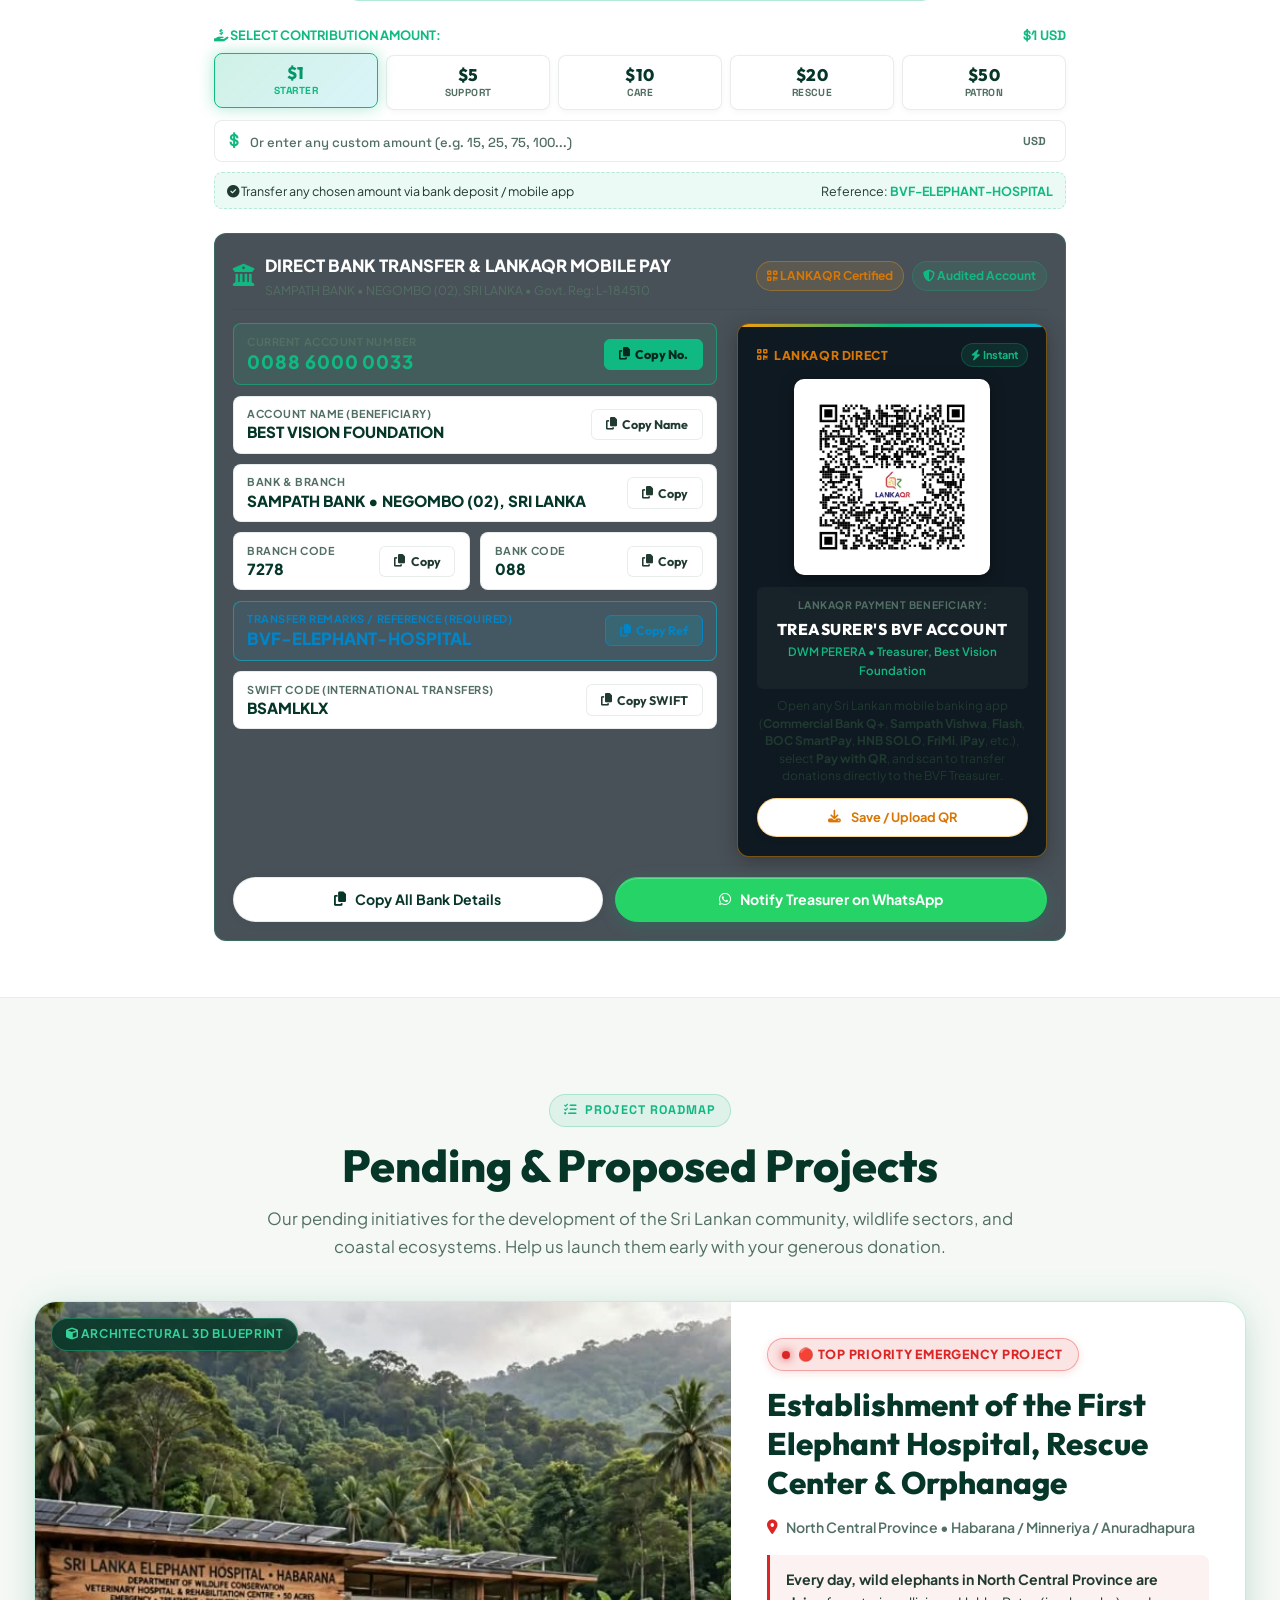
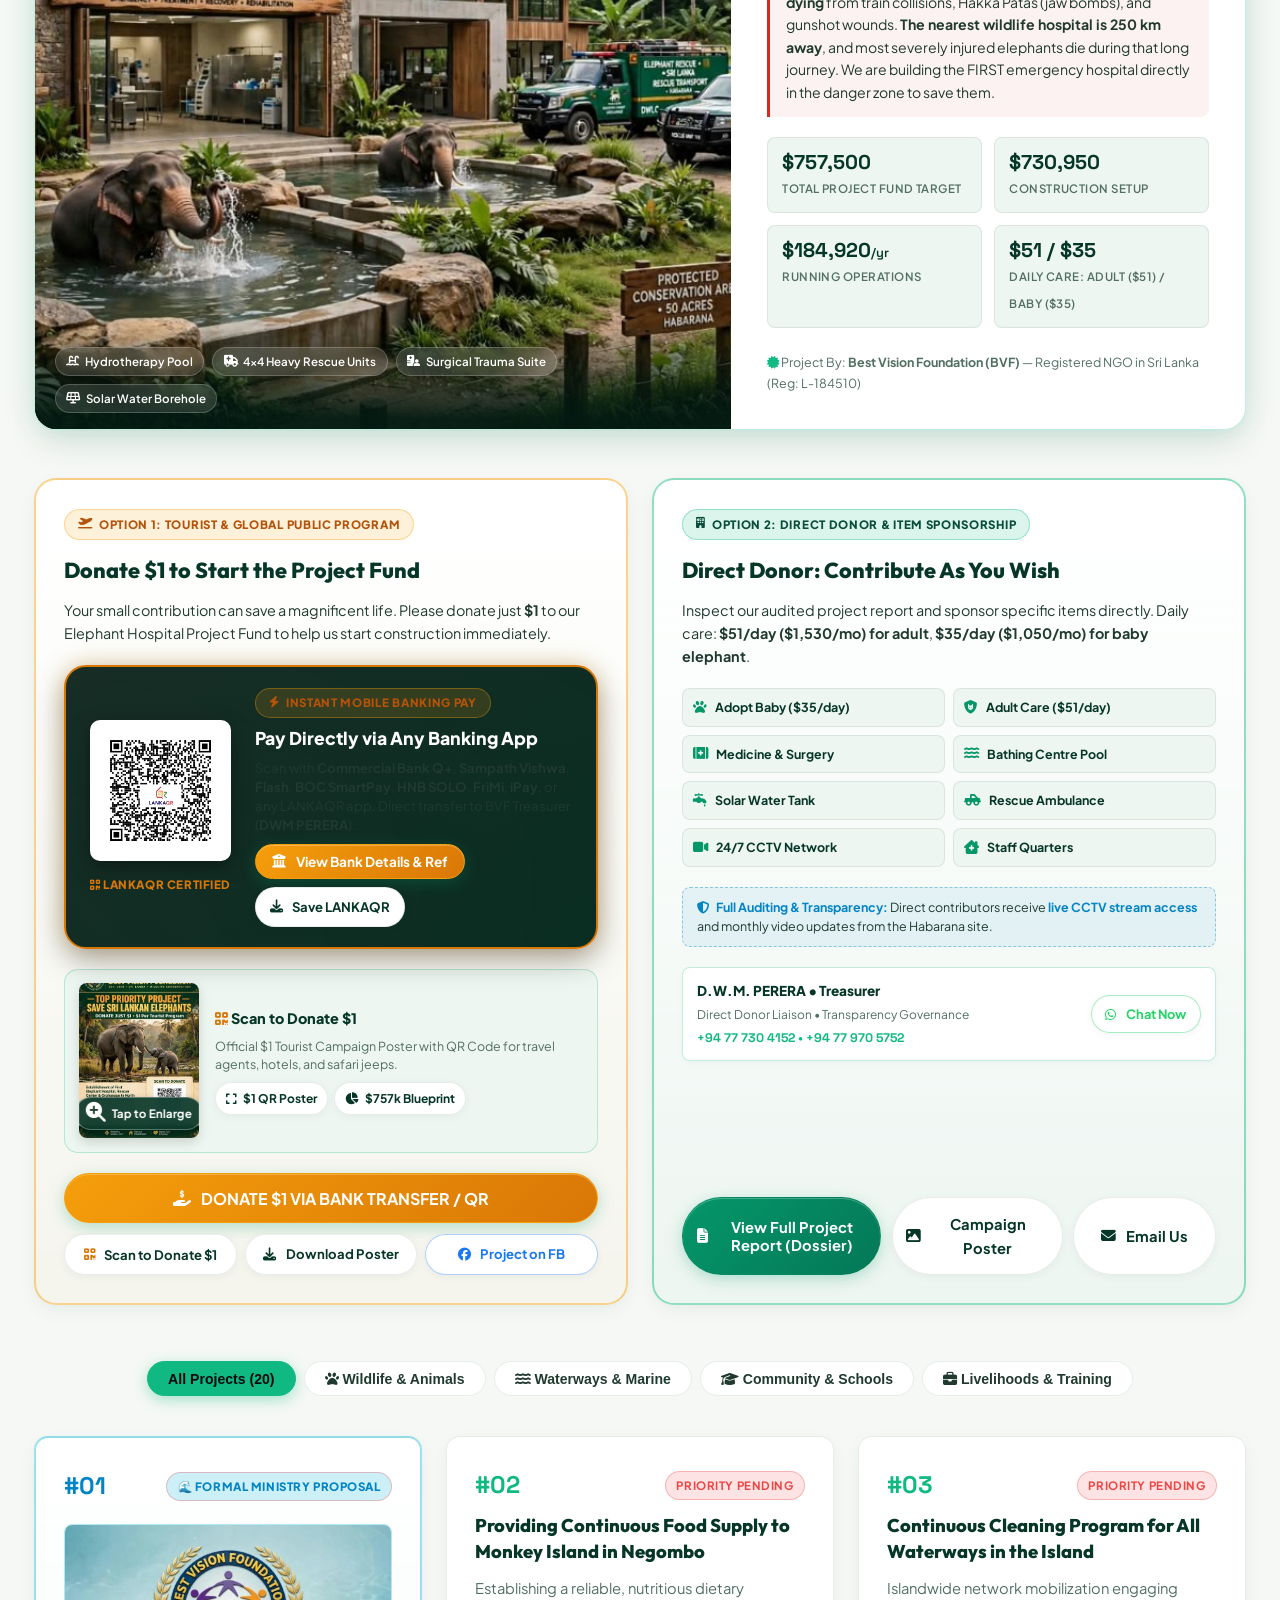
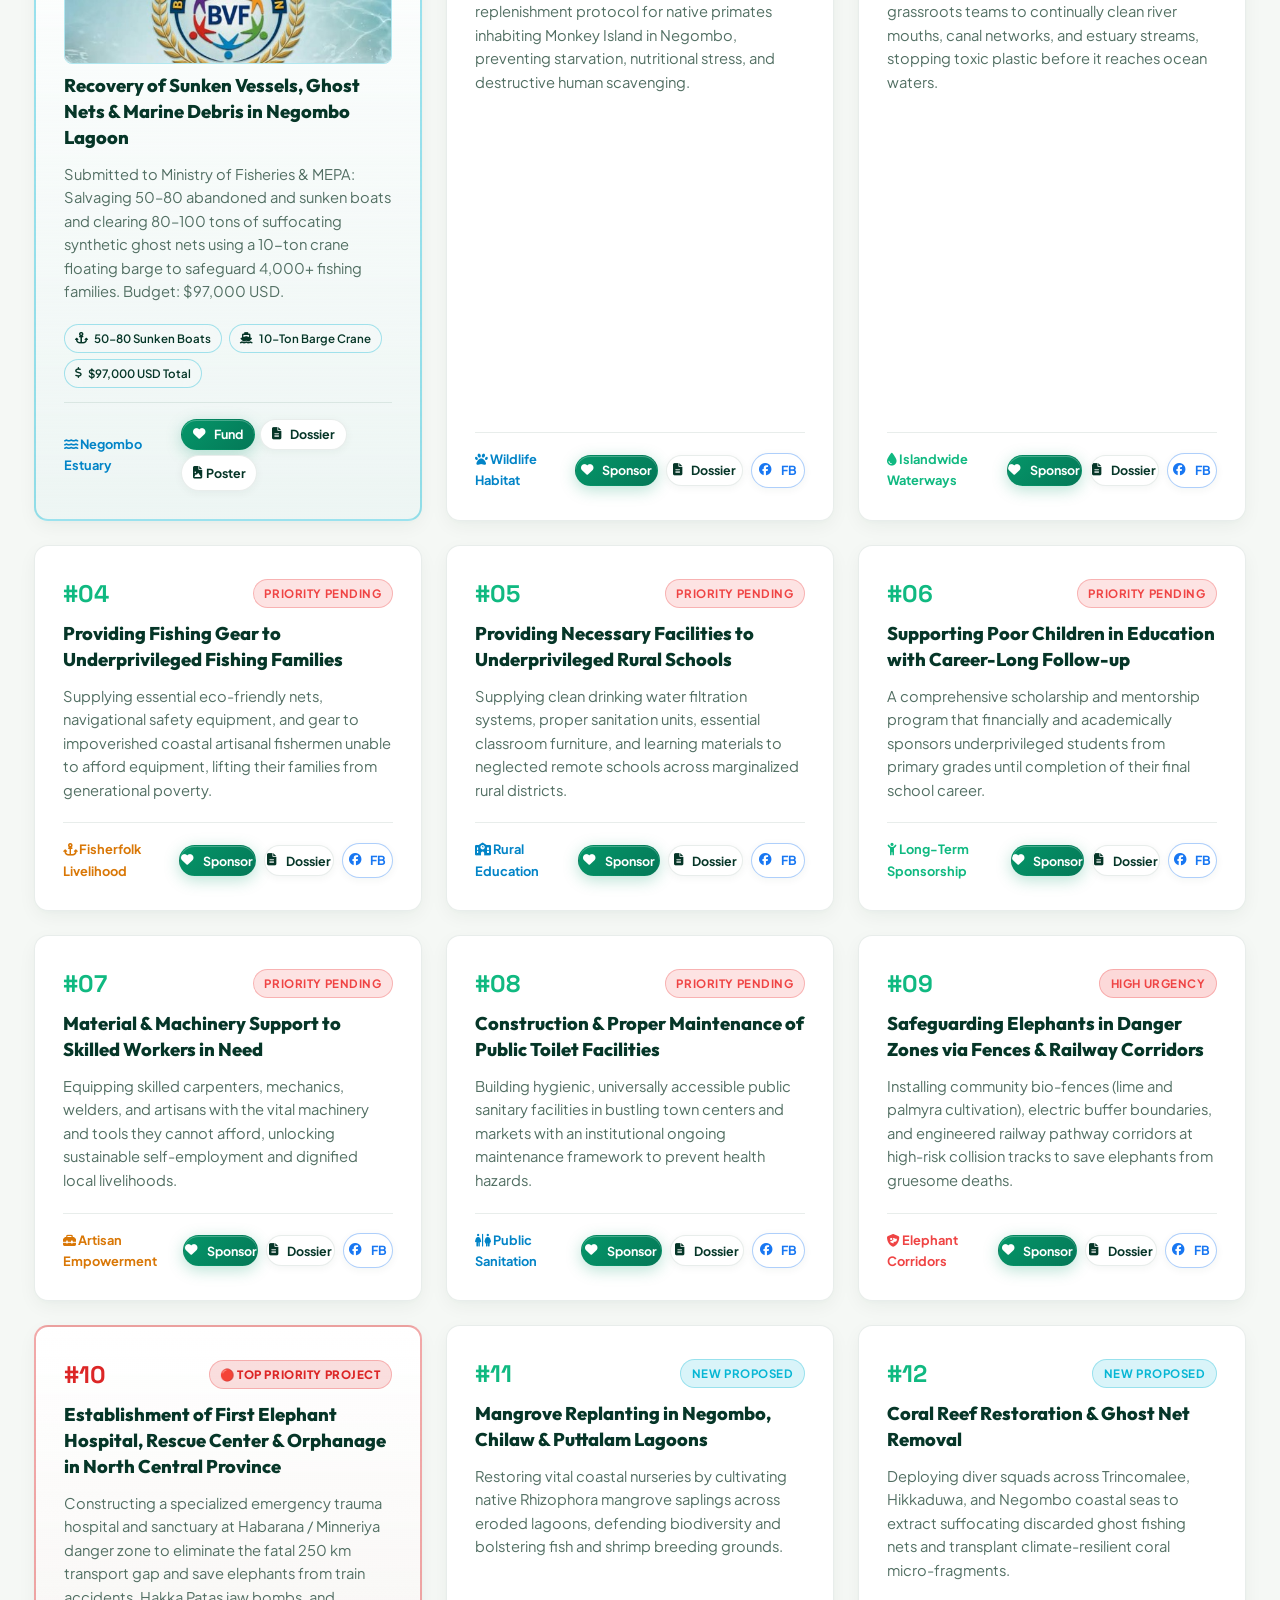
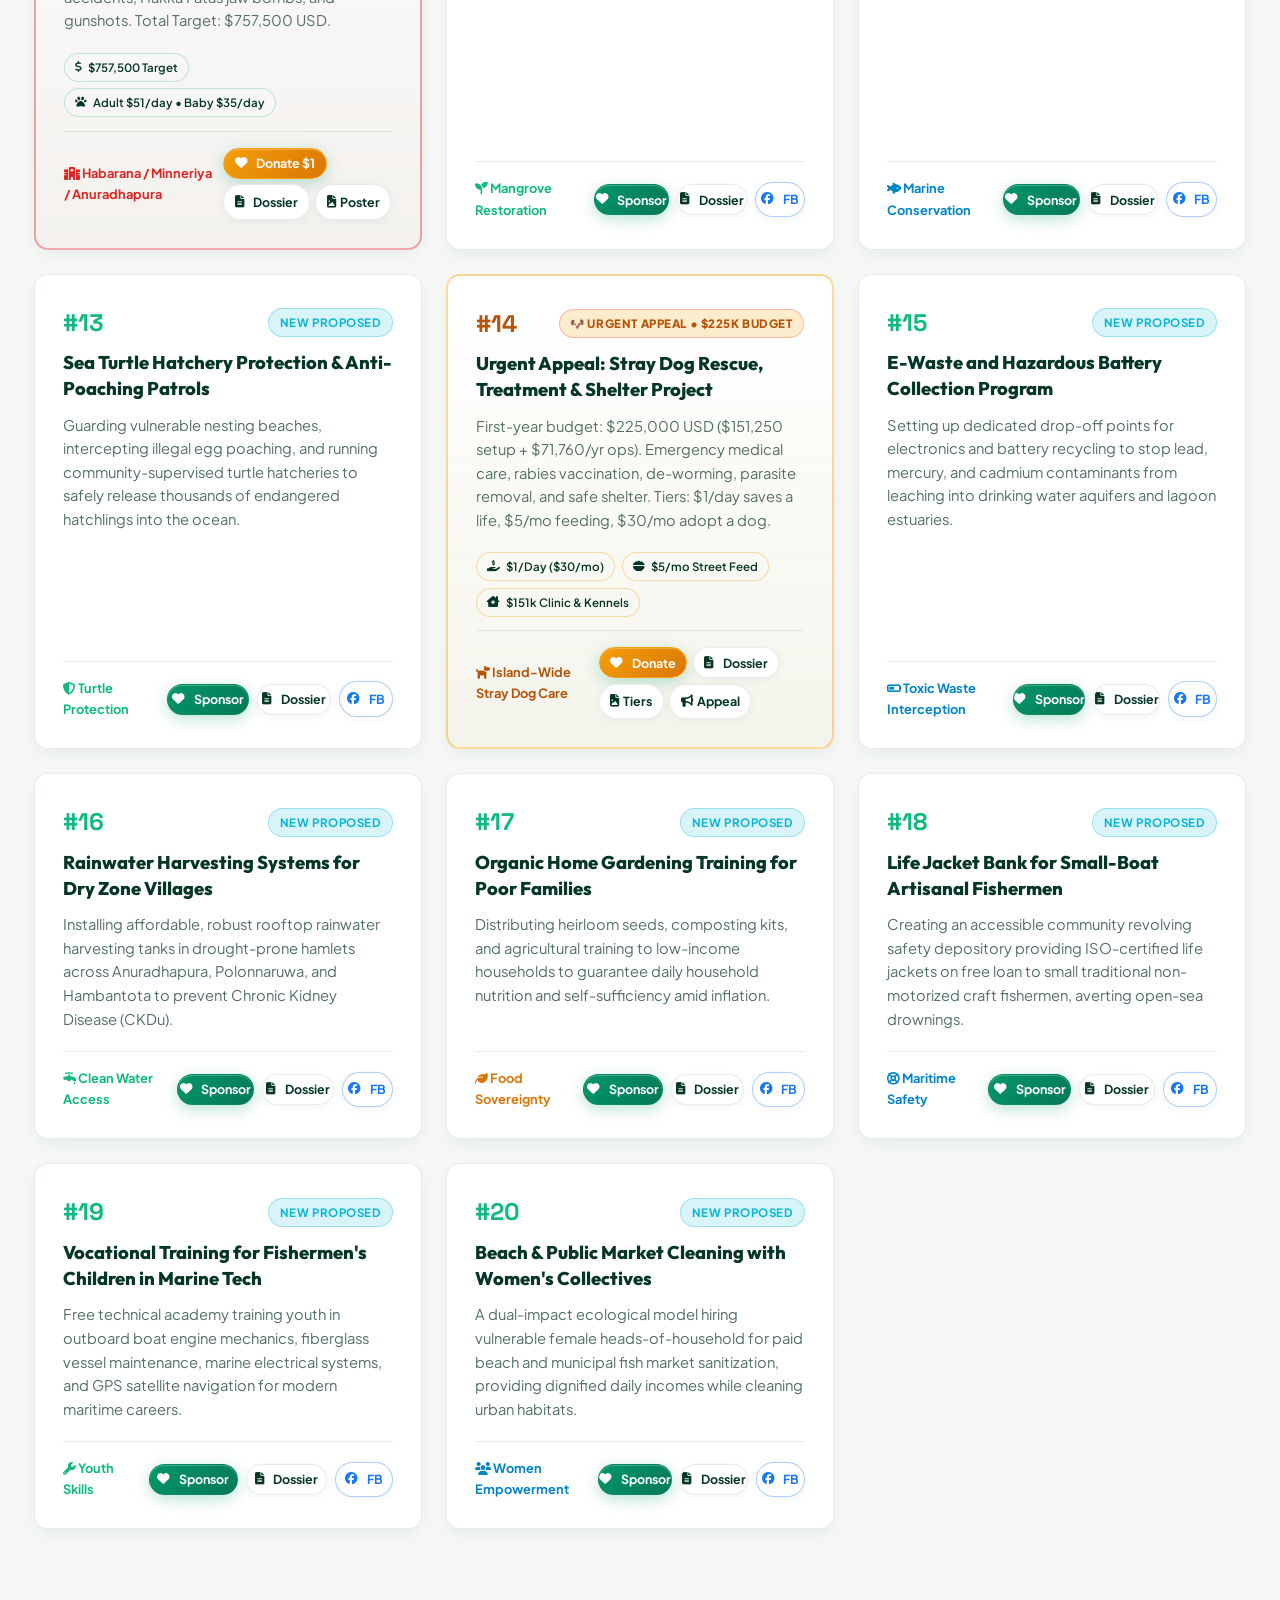
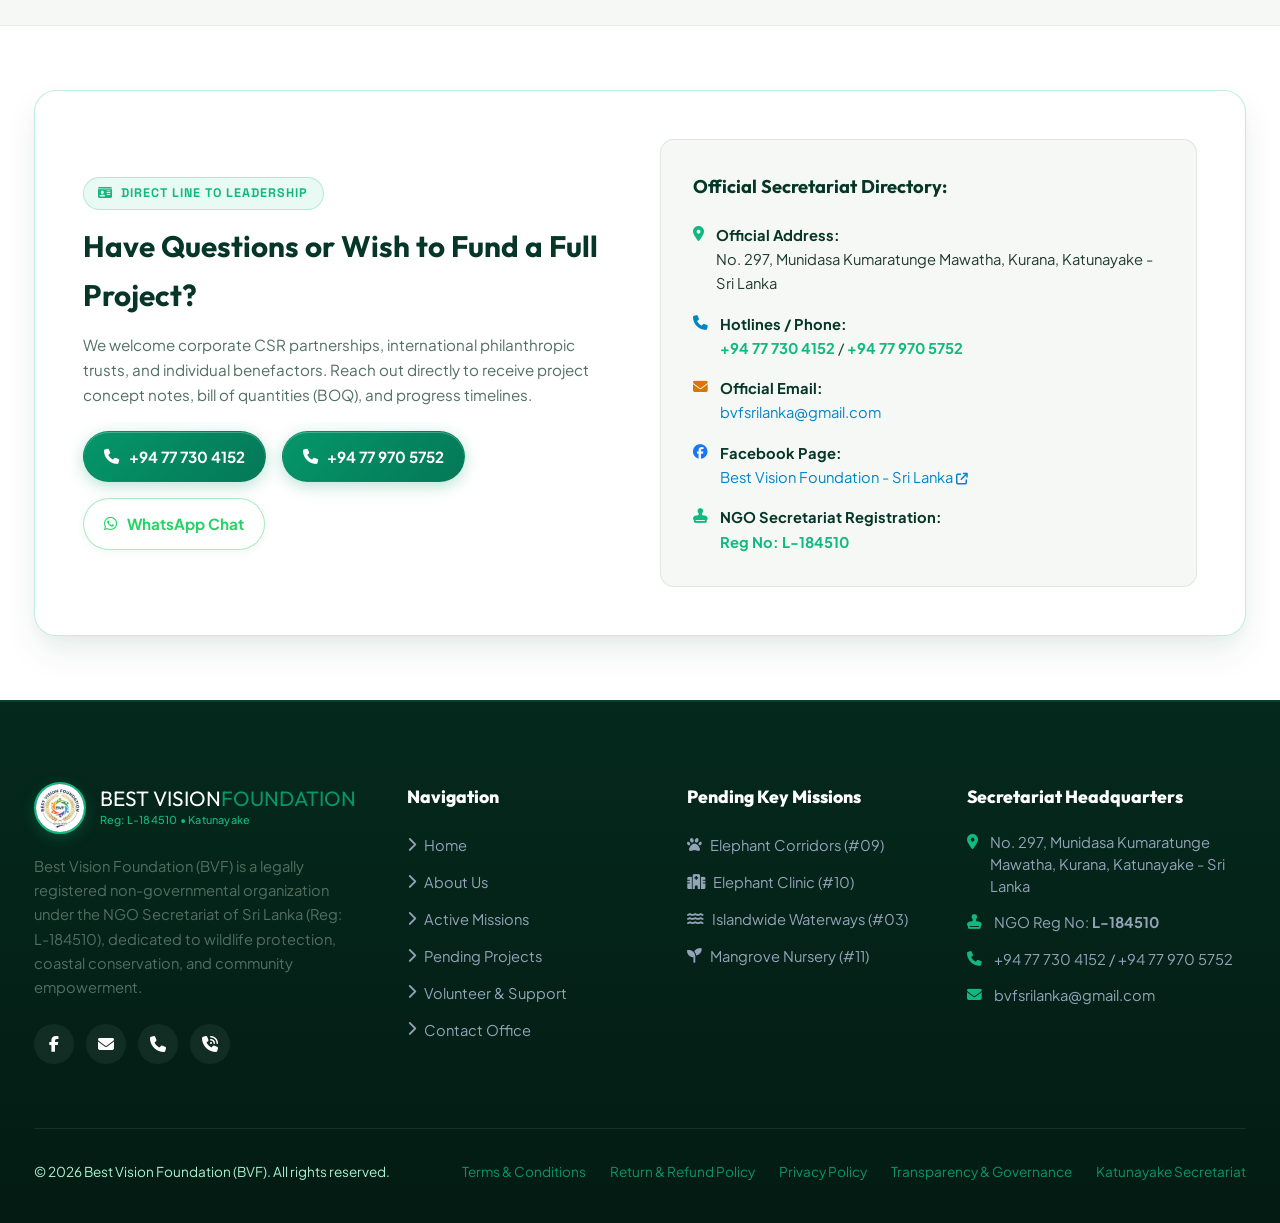
<file: pending-projects.html>
<!DOCTYPE html>
<html lang="en">
<head>
  <meta charset="UTF-8">
  <meta name="viewport" content="width=device-width, initial-scale=1.0">
  <title>Pending Projects Seeking Donations | Best Vision Foundation</title>
  <meta name="description" content="Safeguard Sri Lankan elephants in danger zones and support community development. Explore 20 pending and proposed projects by Best Vision Foundation seeking donations to start early.">
  <link rel="icon" type="image/svg+xml" href="assets/images/favicon.svg">
  <link rel="stylesheet" href="https://cdnjs.cloudflare.com/ajax/libs/font-awesome/6.5.1/css/all.min.css">
  <link rel="stylesheet" href="assets/css/style.css?v=5.0">

  <!-- Immediate Theme Restore (Prevents Flash) -->
  <script>
    (function() {
      const saved = localStorage.getItem('bvf-theme');
      if (saved === 'dark') {
        document.documentElement.setAttribute('data-theme', 'dark');
      } else {
        document.documentElement.setAttribute('data-theme', 'light');
      }
    })();
  </script>
</head>
<body>

  <!-- Top Live Radar Dispatch Bar -->
  <div class="radar-notice-bar">
    <div class="container radar-content">
      <div class="radar-indicator">
        <span class="pulse-beacon"></span>
        <span class="radar-live-pill" style="background: rgba(220, 38, 38, 0.25); border-color: rgba(220, 38, 38, 0.5); color: #fecaca;">CRITICAL</span>
        <span id="liveRadarTicker" class="radar-ticker-text">Urgent Appeal: 350 to 400 Elephants Face Hazards • 20 Projects Pending</span>
      </div>
      <div class="radar-links">
        <span><i class="fa-solid fa-certificate"></i> Govt Reg: <strong>L-184510</strong></span>
        <a href="tel:+94777304152" class="topbar-hotline"><i class="fa-solid fa-phone-volume"></i> <strong>0777304152</strong></a>
        <a href="tel:+94779705752" class="topbar-hotline"><i class="fa-solid fa-phone-volume"></i> <strong>0779705752</strong></a>
        <a href="https://www.facebook.com/profile.php?id=100095383907228" target="_blank" rel="noopener noreferrer">
          <i class="fa-brands fa-facebook"></i> Facebook Live Hub <i class="fa-solid fa-arrow-up-right-from-square" style="font-size: 0.7rem;"></i>
        </a>
      </div>
    </div>
  </div>

  <!-- Main Navigation Header -->
  <header class="main-header" id="mainHeader">
    <div class="container navbar">
      <a href="index.html" class="brand-logo" aria-label="Best Vision Foundation Home">
        <img src="assets/images/bvf-logo-upgraded.png" alt="Best Vision Foundation Logo" class="brand-logo-img">
        <div class="brand-logo-text">
          <div class="brand-name">
            <span class="brand-bold">BEST VISION</span><span class="brand-green">FOUNDATION</span>
          </div>
          <div class="brand-tagline">SRI LANKA WILDLIFE &amp; COMMUNITY CONSERVATION</div>
          <div class="brand-sub">Katunayake Secretariat • Govt. Reg: L-184510</div>
        </div>
      </a>

      <nav>
        <ul class="nav-menu" id="navMenu">
          <li><a href="index.html" class="nav-link">Home</a></li>
          <li><a href="about.html" class="nav-link">About Us</a></li>
          <li><a href="projects.html" class="nav-link">Missions &amp; Projects</a></li>
          <li>
            <a href="pending-projects.html" class="nav-link active">
              Pending Projects <span class="nav-urgent-pill"><span class="pill-dot"></span>20 Projects</span>
            </a>
          </li>
          <li><a href="get-involved.html" class="nav-link">Get Involved</a></li>
          <li><a href="contact.html" class="nav-link">Contact</a></li>
        </ul>
      </nav>

      <div class="nav-actions">
        <button type="button" class="btn qr-nav-pill" onclick="openDonationModal('Elephant Hospital &amp; Orphanage (Habarana / Minneriya / Anuradhapura)', 1)" title="Scan or Click to Donate $1 via Bank Transfer">
          <i class="fa-solid fa-qrcode"></i>
          <span>$1 QR Fund</span>
        </button>
        <button class="btn btn-header-donate btn-open-donation">
          <i class="fa-solid fa-heart"></i>
          <span>Donate Now</span>
        </button>
        <button class="mobile-toggle" id="mobileToggle" aria-label="Toggle navigation menu">
          <i class="fa-solid fa-bars"></i>
        </button>
      </div>
    </div>
  </header>

  <!-- Hero Banner: Urgent Elephant & Pending Projects Campaign -->
  <section style="background: linear-gradient(135deg, var(--bg-surface) 0%, rgba(16, 185, 129, 0.08) 50%, var(--cyan-soft) 100%); border-bottom: 1px solid var(--border-subtle); padding: 4.5rem 0 3.5rem;">
    <div class="container">
      <div class="pending-hero-grid">
        
        <!-- Left: Compelling Appeal Text -->
        <div>
          <div style="display: flex; gap: 0.5rem; flex-wrap: wrap; margin-bottom: 1rem;">
            <span class="section-badge" style="background: rgba(239, 68, 68, 0.15); color: #ef4444; border-color: rgba(239, 68, 68, 0.35);">
              <i class="fa-solid fa-triangle-exclamation"></i> Urgent Appeal for Donations
            </span>
            <span class="section-badge">
              <i class="fa-solid fa-shield-cat"></i> Protecting Wildlife &bull; Empowering Communities
            </span>
          </div>

          <h1 class="hero-headline" style="font-size: clamp(2rem, 4.2vw, 3rem); line-height: 1.2; margin-bottom: 1.25rem;">
            BEST VISION FOUNDATION – SRI LANKA
          </h1>
          
          <div style="background: var(--bg-card); border-left: 4px solid var(--emerald-neon); padding: 1.25rem 1.5rem; border-radius: 0 var(--radius-sm) var(--radius-sm) 0; margin-bottom: 1.5rem; box-shadow: var(--shadow-sm);">
            <p style="font-size: 1.05rem; line-height: 1.7; color: var(--text-white); font-weight: 600; margin-bottom: 0.75rem;">
              "We kindly request all animal-loving people around the world to join hands with Best Vision Foundation from Sri Lanka to safeguard elephants living in danger zones in Sri Lanka."
            </p>
            <p style="font-size: 0.95rem; line-height: 1.7; color: var(--text-muted); margin-bottom: 0.75rem;">
              <strong style="color: #ef4444;"><i class="fa-solid fa-heart-crack"></i> Annually, 350 to 400 baby elephants and pregnant mother elephants die</strong> due to tragic railway accidents, agricultural conflict, trap guns, and deliberate poisoning.
            </p>
            <p style="font-size: 0.95rem; line-height: 1.7; color: var(--text-muted); margin-bottom: 0;">
              We are committed to protecting them and providing a peaceful environment in Sri Lanka. <strong>If we take all possible protection measures now, our future generations will be able to see them living in peaceful habitats. Otherwise, future generations will only see them in videos, like dinosaurs.</strong>
            </p>
          </div>

          <!-- Quick Action Buttons -->
          <div class="cta-btn-group" style="margin-bottom: 1.5rem;">
            <button class="btn btn-neon-glow btn-open-donation" style="padding: 0.85rem 1.75rem; font-size: 1rem;">
              <i class="fa-solid fa-hand-holding-dollar"></i> Donate to Start Projects Early
            </button>
            <a href="#projectsList" class="btn btn-glass" style="padding: 0.85rem 1.5rem; font-size: 0.95rem;">
              <i class="fa-solid fa-list-check"></i> View All 20 Projects
            </a>
            <a href="https://wa.me/94777304152?text=Hello%20Best%20Vision%20Foundation%2C%20I%20would%20like%20to%20support%20your%20Elephant%20Protection%20and%20Community%20Projects." target="_blank" rel="noopener noreferrer" class="btn btn-glass" style="color: #25d366; border-color: rgba(37, 211, 102, 0.4); padding: 0.85rem 1.25rem;">
              <i class="fa-brands fa-whatsapp"></i> Chat on WhatsApp
            </a>
          </div>

          <!-- Micro Highlights -->
          <div class="hero-stats-row">
            <div style="background: var(--bg-deep); padding: 0.75rem; border-radius: 8px; border: 1px solid var(--border-subtle);">
              <span style="font-family: var(--font-mono); font-size: 1.4rem; font-weight: 800; color: #ef4444; display: block;">350-400</span>
              <span style="font-size: 0.75rem; color: var(--text-muted);">Calves &amp; Mothers at Risk Annually</span>
            </div>
            <div style="background: var(--bg-deep); padding: 0.75rem; border-radius: 8px; border: 1px solid var(--border-subtle);">
              <span style="font-family: var(--font-mono); font-size: 1.4rem; font-weight: 800; color: var(--emerald-neon); display: block;">20</span>
              <span style="font-size: 0.75rem; color: var(--text-muted);">Pending &amp; Proposed Interventions</span>
            </div>
            <div style="background: var(--bg-deep); padding: 0.75rem; border-radius: 8px; border: 1px solid var(--border-subtle);">
              <span style="font-family: var(--font-mono); font-size: 1.4rem; font-weight: 800; color: var(--cyan-neon); display: block;">100%</span>
              <span style="font-size: 0.75rem; color: var(--text-muted);">Verified NGO (Reg: L-184510)</span>
            </div>
          </div>
        </div>

        <!-- Right: Official Campaign Hero Visuals -->
        <div style="text-align: center;">
          <div style="background: var(--bg-card); border: 2px solid var(--border-neon); border-radius: var(--radius-lg); padding: 0.85rem; box-shadow: var(--shadow-lg), 0 0 35px rgba(16, 185, 129, 0.2); position: relative; overflow: hidden; display: inline-block; max-width: 500px; width: 100%;">
            <div style="position: absolute; top: 1.25rem; right: 1.25rem; z-index: 2; background: rgba(220, 38, 38, 0.95); color: #ffffff; padding: 0.35rem 0.85rem; border-radius: 9999px; font-size: 0.75rem; font-weight: 800; letter-spacing: 0.05em; box-shadow: 0 4px 10px rgba(0,0,0,0.3);">
              <i class="fa-solid fa-bullhorn"></i> TOP PRIORITY PROJECT
            </div>
            <img src="assets/images/elephant-hospital-habarana.jpg" alt="Establishment of First Elephant Hospital, Rescue Center & Orphanage in North Central Province, Habarana" style="width: 100%; height: auto; border-radius: calc(var(--radius-lg) - 6px); display: block; object-fit: cover;">
            <div style="padding-top: 0.85rem; font-size: 0.85rem; color: var(--text-muted); display: flex; justify-content: space-between; align-items: center; flex-wrap: wrap; gap: 0.5rem;">
              <span style="font-weight: 700; color: var(--forest-deep);"><i class="fa-solid fa-hospital"></i> Habarana Elephant Hospital Blueprint</span>
              <div style="display: flex; gap: 0.35rem; flex-wrap: wrap;">
                <a href="assets/images/elephant-hospital-tourist-poster.jpg" target="_blank" rel="noopener" onclick="openPosterLightbox(event)" class="btn btn-glass" style="padding: 0.3rem 0.65rem; font-size: 0.78rem; color: var(--amber-warm); border-color: rgba(245, 158, 11, 0.4); text-decoration: none; display: inline-flex; align-items: center; gap: 0.35rem;">
                  <i class="fa-solid fa-qrcode"></i> $1 QR Poster
                </a>
                <a href="assets/images/elephant-hospital-campaign-poster.jpg" target="_blank" rel="noopener" onclick="openElephantCampaignPoster(event)" class="btn btn-glass" style="padding: 0.3rem 0.65rem; font-size: 0.78rem; color: var(--emerald-neon); border-color: var(--border-neon); text-decoration: none; display: inline-flex; align-items: center; gap: 0.35rem;">
                  <i class="fa-solid fa-chart-pie"></i> $757k Blueprint
                </a>
              </div>
            </div>
          </div>
        </div>

      </div>
    </div>
  </section>

  <!-- Dual Mode Donation Center on Page -->
  <section class="section" style="padding: 3.5rem 0; background: var(--bg-surface); border-bottom: 1px solid var(--border-subtle);">
    <div class="container" style="max-width: 900px;">
      <div style="text-align: center; margin-bottom: 1.75rem;">
        <span class="section-badge"><i class="fa-solid fa-vault"></i> Secure NGO Contribution Center</span>
        <h2 class="section-title" style="font-size: 2.2rem; margin-bottom: 0.5rem;">
          Support These Projects Now
        </h2>
        <p class="section-desc" style="max-width: 650px; margin: 0 auto 1.25rem;">
          Choose your preferred giving option: Direct Bank Wire Transfer to our official Sampath Bank NGO account in Sri Lanka or Scan to Donate $1.
        </p>
      </div>

      <!-- Designated Project Selector (Directs funds to selected project) -->
      <div class="form-group" style="max-width: 580px; margin: 0 auto 1.5rem; background: rgba(16, 185, 129, 0.08); padding: 0.75rem 1rem; border-radius: var(--radius-sm); border: 1px solid var(--border-neon); text-align: left;">
        <label class="form-label" style="font-size: 0.8rem; font-weight: 700; color: var(--emerald-neon); margin-bottom: 0.35rem; display: flex; justify-content: space-between; align-items: center;">
          <span><i class="fa-solid fa-bullseye"></i> DESIGNATE CONTRIBUTION TO SPECIFIC PROJECT:</span>
          <span style="font-family: var(--font-mono); font-size: 0.75rem; color: var(--text-muted);">Earmarked Fund</span>
        </label>
        <select id="pageDonationProjectSelect" class="form-control donation-project-select" onchange="onDonationProjectChanged(this.value)" style="font-weight: 700; font-size: 0.92rem; border-color: var(--emerald-neon); background: var(--bg-card); color: var(--text-white);">
          <option value="Galgamuwa Human-Elephant Conflict Relief & Rebuilding Fund">🚨 Galgamuwa Human-Elephant Conflict Relief &amp; Rebuilding Fund</option>

          <option value="Elephant Hospital & Orphanage (Habarana / Minneriya / Anuradhapura)">🔴 Elephant Hospital &amp; Orphanage (Habarana / Minneriya / Anuradhapura)</option>
          <option value="Island-Wide Stray Dog Rescue & Shelter">🐶 Island-Wide Stray Dog Rescue, Treatment &amp; Safe Shelter</option>
          <option value="Negombo Lagoon Sunken Vessels & Debris Recovery">🌊 Negombo Lagoon Sunken Vessels, Ghost Nets &amp; Debris Recovery</option>
          <option value="General Conservation & Welfare Fund">🌿 General Wildlife &amp; Community Welfare Fund</option>
        </select>
        <div style="font-size: 0.75rem; color: var(--text-slate); margin-top: 0.4rem; display: flex; align-items: center; justify-content: space-between; flex-wrap: wrap; gap: 0.35rem;">
          <span>Designated: <strong class="modal-target-project-name" style="color: var(--emerald-neon);">Elephant Hospital &amp; Orphanage (Habarana / Minneriya / Anuradhapura)</strong></span>
          <span>Bank Reference: <strong class="modal-bank-project-ref font-mono" style="color: var(--cyan-neon);">BVF-ELEPHANT-HOSPITAL</strong></span>
        </div>
      </div>

                  <!-- Quick Contribution Amount Selector ($1, $5, $10, $20, $50) -->
      <div class="quick-amount-selector-wrap">
        <div class="quick-amount-label">
          <span><i class="fa-solid fa-hand-holding-dollar"></i> SELECT CONTRIBUTION AMOUNT:</span>
          <span class="modal-selected-amount-display" style="font-family: var(--font-mono); color: var(--emerald-neon); font-size: 0.85rem; font-weight: 800;">$1 USD</span>
        </div>
        <div class="quick-amount-grid">
          <button type="button" class="quick-amount-btn active" data-amount="1" onclick="setQuickDonationAmount(1, this)">
            <span class="quick-amount-val">$1</span>
            <span class="quick-amount-tag">Starter</span>
          </button>
          <button type="button" class="quick-amount-btn" data-amount="5" onclick="setQuickDonationAmount(5, this)">
            <span class="quick-amount-val">$5</span>
            <span class="quick-amount-tag">Support</span>
          </button>
          <button type="button" class="quick-amount-btn" data-amount="10" onclick="setQuickDonationAmount(10, this)">
            <span class="quick-amount-val">$10</span>
            <span class="quick-amount-tag">Care</span>
          </button>
          <button type="button" class="quick-amount-btn" data-amount="20" onclick="setQuickDonationAmount(20, this)">
            <span class="quick-amount-val">$20</span>
            <span class="quick-amount-tag">Rescue</span>
          </button>
          <button type="button" class="quick-amount-btn" data-amount="50" onclick="setQuickDonationAmount(50, this)">
            <span class="quick-amount-val">$50</span>
            <span class="quick-amount-tag">Patron</span>
          </button>
        </div>
        <!-- Custom / Other Amount Input for on-page widget -->
        <div class="custom-amount-row" style="margin-bottom: 0.65rem;">
          <div class="custom-amount-input-wrap">
            <span class="custom-currency-symbol">$</span>
            <input type="number" 
                   id="pageCustomAmountInput" 
                   class="custom-amount-field" 
                   placeholder="Or enter any custom amount (e.g. 15, 25, 75, 100...)" 
                   min="1" 
                   step="any"
                   oninput="setCustomDonationAmount(this.value)" />
            <span class="custom-currency-badge">USD</span>
          </div>
        </div>
        <div class="quick-amount-summary">
          <span><i class="fa-solid fa-circle-check"></i> Transfer any chosen amount via bank deposit / mobile app</span>
          <span>Reference: <strong class="modal-bank-project-ref font-mono">BVF-ELEPHANT-HOSPITAL</strong></span>
        </div>
      </div>

      <!-- Dual Direct Contribution Center: Bank Transfer & LANKAQR -->
      <div class="donation-step-box bank-copy-list-box" style="max-width: 960px; margin: 1.5rem auto 0 auto;">
        <div style="display: flex; justify-content: space-between; align-items: center; margin-bottom: 0.85rem; border-bottom: 1px solid var(--border-subtle); padding-bottom: 0.55rem; flex-wrap: wrap; gap: 0.5rem;">
          <div style="display: flex; align-items: center; gap: 0.65rem;">
            <i class="fa-solid fa-building-columns" style="color: var(--emerald-neon); font-size: 1.35rem;"></i>
            <div>
              <div style="font-weight: 800; font-size: 1.05rem; color: #ffffff;">DIRECT BANK TRANSFER &amp; LANKAQR MOBILE PAY</div>
              <div style="font-size: 0.76rem; color: var(--text-muted);">SAMPATH BANK &bull; NEGOMBO (02), SRI LANKA &bull; Govt. Reg: L-184510</div>
            </div>
          </div>
          <div style="display: flex; gap: 0.45rem; flex-wrap: wrap;">
            <span style="font-size: 0.75rem; color: var(--amber-solar); background: rgba(245, 158, 11, 0.1); border: 1px solid rgba(245, 158, 11, 0.35); padding: 0.25rem 0.65rem; border-radius: 9999px; font-weight: 700;">
              <i class="fa-solid fa-qrcode"></i> LANKAQR Certified
            </span>
            <span style="font-size: 0.75rem; color: var(--emerald-neon); background: rgba(16, 185, 129, 0.1); border: 1px solid var(--border-neon); padding: 0.25rem 0.65rem; border-radius: 9999px; font-weight: 700;">
              <i class="fa-solid fa-shield-halved"></i> Audited Account
            </span>
          </div>
        </div>

        <div class="donation-bank-lankaqr-grid">
          <!-- Left: Direct Copyable Bank Details -->
          <div class="bank-copy-rows">
            <!-- Account Number -->
            <div class="bank-copy-row highlight-row">
              <div class="bank-copy-info">
                <span class="bank-copy-label">CURRENT ACCOUNT NUMBER</span>
                <span class="bank-copy-val font-mono num-large">0088 6000 0033</span>
              </div>
              <button type="button" class="btn-copy-field btn-copy-primary" onclick="copyAccountInfo('008860000033', this)" title="Copy Account Number">
                <i class="fa-solid fa-copy"></i> <span>Copy No.</span>
              </button>
            </div>

            <!-- Account Name -->
            <div class="bank-copy-row">
              <div class="bank-copy-info">
                <span class="bank-copy-label">ACCOUNT NAME (BENEFICIARY)</span>
                <span class="bank-copy-val">BEST VISION FOUNDATION</span>
              </div>
              <button type="button" class="btn-copy-field" onclick="copyAccountInfo('BEST VISION FOUNDATION', this)" title="Copy Beneficiary Name">
                <i class="fa-solid fa-copy"></i> <span>Copy Name</span>
              </button>
            </div>

            <!-- Bank & Branch -->
            <div class="bank-copy-row">
              <div class="bank-copy-info">
                <span class="bank-copy-label">BANK &amp; BRANCH</span>
                <span class="bank-copy-val">SAMPATH BANK &bull; NEGOMBO (02), SRI LANKA</span>
              </div>
              <button type="button" class="btn-copy-field" onclick="copyAccountInfo('SAMPATH BANK, NEGOMBO 02, SRI LANKA', this)" title="Copy Bank and Branch">
                <i class="fa-solid fa-copy"></i> <span>Copy</span>
              </button>
            </div>

            <!-- Branch Code & Bank Code -->
            <div class="bank-copy-row-grid">
              <div class="bank-copy-row">
                <div class="bank-copy-info">
                  <span class="bank-copy-label">BRANCH CODE</span>
                  <span class="bank-copy-val font-mono">7278</span>
                </div>
                <button type="button" class="btn-copy-field" onclick="copyAccountInfo('7278', this)" title="Copy Branch Code">
                  <i class="fa-solid fa-copy"></i> <span>Copy</span>
                </button>
              </div>
              <div class="bank-copy-row">
                <div class="bank-copy-info">
                  <span class="bank-copy-label">BANK CODE</span>
                  <span class="bank-copy-val font-mono">088</span>
                </div>
                <button type="button" class="btn-copy-field" onclick="copyAccountInfo('088', this)" title="Copy Bank Code">
                  <i class="fa-solid fa-copy"></i> <span>Copy</span>
                </button>
              </div>
            </div>

            <!-- Mandatory Remark / Reference -->
            <div class="bank-copy-row highlight-ref">
              <div class="bank-copy-info">
                <span class="bank-copy-label" style="color: var(--cyan-neon);">TRANSFER REMARKS / REFERENCE (REQUIRED)</span>
                <span class="bank-copy-val font-mono modal-bank-project-ref" style="color: var(--cyan-neon); font-size: 1.05rem;">BVF-ELEPHANT-HOSPITAL</span>
              </div>
              <button type="button" class="btn-copy-field btn-copy-cyan" onclick="copyAccountInfo(document.querySelector('.modal-bank-project-ref').textContent, this)" title="Copy Deposit Reference">
                <i class="fa-solid fa-copy"></i> <span>Copy Ref</span>
              </button>
            </div>

            <!-- SWIFT Code -->
            <div class="bank-copy-row">
              <div class="bank-copy-info">
                <span class="bank-copy-label">SWIFT CODE (INTERNATIONAL TRANSFERS)</span>
                <span class="bank-copy-val font-mono">BSAMLKLX</span>
              </div>
              <button type="button" class="btn-copy-field" onclick="copyAccountInfo('BSAMLKLX', this)" title="Copy SWIFT Code">
                <i class="fa-solid fa-copy"></i> <span>Copy SWIFT</span>
              </button>
            </div>
          </div>

          <!-- Right: Official LANKAQR Showcase Card -->
          <div class="lankaqr-showcase-card">
            <div class="lankaqr-header">
              <span class="lankaqr-badge"><i class="fa-solid fa-qrcode"></i> LANKAQR Direct</span>
              <span class="lankaqr-instant-pill"><i class="fa-solid fa-bolt"></i> Instant</span>
            </div>

            <div class="lankaqr-img-frame">
              <a href="assets/images/bvf-lankaqr.png" target="_blank" rel="noopener" title="Tap to view full LANKAQR">
                <img src="assets/images/bvf-lankaqr.png" alt="LANKAQR Direct Transfer to BVF Treasurer" class="lankaqr-img" />
              </a>
            </div>

            <div class="lankaqr-meta">
              <div class="lankaqr-beneficiary">
                <span class="meta-label">LANKAQR PAYMENT BENEFICIARY:</span>
                <span class="meta-val">TREASURER'S BVF ACCOUNT</span>
                <span class="meta-sub">DWM PERERA &bull; Treasurer, Best Vision Foundation</span>
              </div>

              <p class="lankaqr-instructions">
                Open any Sri Lankan mobile banking app (<strong>Commercial Bank Q+</strong>, <strong>Sampath Vishwa</strong>, <strong>Flash</strong>, <strong>BOC SmartPay</strong>, <strong>HNB SOLO</strong>, <strong>FriMi</strong>, <strong>iPay</strong>, etc.), select <strong>Pay with QR</strong>, and scan to transfer donations directly to the BVF Treasurer.
              </p>

              <div class="lankaqr-actions">
                <a href="assets/images/bvf-lankaqr.png" download="BVF-LANKAQR-Treasurer.png" class="btn btn-glass lankaqr-dl-btn">
                  <i class="fa-solid fa-download"></i> Save / Upload QR
                </a>
              </div>
            </div>
          </div>
        </div>

        <div style="display: flex; gap: 0.75rem; flex-wrap: wrap; margin-top: 1.25rem;">
          <button type="button" onclick="copyAccountInfo('', this)" class="btn btn-glass" style="flex: 1; font-size: 0.88rem; justify-content: center;">
            <i class="fa-solid fa-copy"></i> Copy All Bank Details
          </button>
          <button type="button" onclick="sendDepositSlipWhatsApp()" class="btn btn-neon-glow" style="flex: 1.2; font-size: 0.88rem; background: #25d366; border-color: #25d366; color: #ffffff; justify-content: center;">
            <i class="fa-brands fa-whatsapp"></i> Notify Treasurer on WhatsApp
          </button>
        </div>
      </div>
    </div>
  </section>

  <!-- 20 Projects Catalog -->
  <section class="section" id="projectsList">
    <div class="container">
      
      <div style="text-align: center; max-width: 800px; margin: 0 auto 2.5rem;">
        <span class="section-badge"><i class="fa-solid fa-list-check"></i> Project Roadmap</span>
        <h2 class="section-title" style="font-size: clamp(2rem, 4vw, 2.8rem); margin-bottom: 0.75rem;">
          Pending &amp; Proposed Projects
        </h2>
        <p class="section-desc" style="margin: 0 auto;">
          Our pending initiatives for the development of the Sri Lankan community, wildlife sectors, and coastal ecosystems. Help us launch them early with your generous donation.
        </p>
      </div>

      <!-- 🔴 TOP PRIORITY PROJECT: FIRST ELEPHANT HOSPITAL / RESCUE CENTER & ORPHANAGE -->
      <div class="hospital-hero-banner" id="elephant-hospital" style="margin-bottom: 3rem;">
        <div class="hospital-grid">
          
          <!-- Left: 3D Architectural Design Rendering -->
          <div class="hospital-visual-pane">
            <img src="assets/images/elephant-hospital-habarana.jpg" alt="Establishment of the First Elephant Hospital, Rescue Center &amp; Orphanage in North Central Province, Habarana, Sri Lanka">
            <div class="hospital-render-badge">
              <i class="fa-solid fa-cube"></i> Architectural 3D Blueprint
            </div>
            <div class="hospital-feature-overlay">
              <span class="feature-pill"><i class="fa-solid fa-water-ladder"></i> Hydrotherapy Pool</span>
              <span class="feature-pill"><i class="fa-solid fa-truck-medical"></i> 4x4 Heavy Rescue Units</span>
              <span class="feature-pill"><i class="fa-solid fa-hospital-user"></i> Surgical Trauma Suite</span>
              <span class="feature-pill"><i class="fa-solid fa-solar-panel"></i> Solar Water Borehole</span>
            </div>
          </div>

          <!-- Right: The Urgent Danger Zone Crisis & Stats -->
          <div class="hospital-content-pane">
            <div>
              <div class="crisis-badge-urgent">
                <span class="crisis-beacon-pulse"></span> 🔴 Top Priority Emergency Project
              </div>
              <h2 class="hospital-title">
                Establishment of the First Elephant Hospital, Rescue Center &amp; Orphanage
              </h2>
              <div class="hospital-meta-location">
                <i class="fa-solid fa-location-dot" style="color: #dc2626;"></i>
                <span>North Central Province • Habarana / Minneriya / Anuradhapura</span>
              </div>

              <div class="hospital-crisis-callout">
                <p>
                  <strong>Every day, wild elephants in North Central Province are dying</strong> from train collisions, Hakka Patas (jaw bombs), and gunshot wounds. <strong>The nearest wildlife hospital is 250 km away</strong>, and most severely injured elephants die during that long journey. We are building the FIRST emergency hospital directly in the danger zone to save them.
                </p>
              </div>
            </div>

            <div>
              <div class="hospital-stat-strip">
                <div class="h-stat-card">
                  <span class="h-stat-num">$757,500</span>
                  <span class="h-stat-lbl">Total Project Fund Target</span>
                </div>
                <div class="h-stat-card">
                  <span class="h-stat-num">$730,950</span>
                  <span class="h-stat-lbl">Construction Setup</span>
                </div>
                <div class="h-stat-card">
                  <span class="h-stat-num">$184,920<span style="font-size: 0.8rem; font-weight: 600;">/yr</span></span>
                  <span class="h-stat-lbl">Running Operations</span>
                </div>
                <div class="h-stat-card">
                  <span class="h-stat-num">$51 / $35</span>
                  <span class="h-stat-lbl">Daily Care: Adult ($51) / Baby ($35)</span>
                </div>
              </div>

              <div style="display: flex; gap: 0.5rem; flex-wrap: wrap;">
                <span style="font-size: 0.78rem; color: var(--text-muted);">
                  <i class="fa-solid fa-certificate" style="color: var(--emerald-neon);"></i> Project By: <strong>Best Vision Foundation (BVF)</strong> — Registered NGO in Sri Lanka (Reg: L-184510)
                </span>
              </div>
            </div>

          </div>
        </div>
      </div>

      <!-- 2 Options Cards on pending-projects.html -->
      <div class="help-options-grid" style="margin-bottom: 3.5rem;">
        
        <!-- OPTION 1: $1 TOURIST PROGRAM -->
        <div class="option-box opt-tourist">
          <div>
            <div class="opt-badge opt-badge-gold">
              <i class="fa-solid fa-plane-departure"></i> Option 1: Tourist &amp; Global Public Program
            </div>
            <h4 class="opt-heading">Donate $1 to Start the Project Fund</h4>
            <p class="opt-text">
              Your small contribution can save a magnificent life. Please donate just <strong>$1</strong> to our Elephant Hospital Project Fund to help us start construction immediately.
            </p>

            <!-- Prominent Official LANKAQR Direct Mobile Pay Showcase -->
          <div class="prominent-qr-showcase">
            <div class="prominent-qr-box" onclick="openDonationModal('Elephant Hospital &amp; Orphanage (Habarana / Minneriya / Anuradhapura)', 1)" title="Scan with your banking app or tap to open Bank Details">
              <div class="prominent-qr-img-wrap">
                <img src="assets/images/bvf-lankaqr.png" alt="Official LANKAQR - Direct Mobile Banking Transfer to BVF Treasurer" />
              </div>
              <span style="font-size: 0.72rem; font-weight: 800; color: var(--amber-solar); display: block; margin-top: 0.4rem; letter-spacing: 0.05em;">
                <i class="fa-solid fa-qrcode"></i> LANKAQR CERTIFIED
              </span>
            </div>
            <div style="flex-grow: 1;">
              <span class="opt-badge opt-badge-gold" style="font-size: 0.72rem; margin-bottom: 0.35rem; display: inline-flex;">
                <i class="fa-solid fa-bolt"></i> Instant Mobile Banking Pay
              </span>
              <h5 style="font-size: 1.1rem; color: #ffffff; margin-bottom: 0.3rem; font-weight: 800;">
                Pay Directly via Any Banking App
              </h5>
              <p style="font-size: 0.82rem; color: var(--text-slate); margin-bottom: 0.65rem; line-height: 1.45;">
                Scan with <strong>Commercial Bank Q+</strong>, <strong>Sampath Vishwa</strong>, <strong>Flash</strong>, <strong>BOC SmartPay</strong>, <strong>HNB SOLO</strong>, <strong>FriMi</strong>, <strong>iPay</strong>, or any LANKAQR app. Direct transfer to BVF Treasurer (<strong>DWM PERERA</strong>).
              </p>
              <div style="display: flex; gap: 0.5rem; flex-wrap: wrap;">
                <button type="button" class="btn btn-neon-glow" onclick="openDonationModal('Elephant Hospital &amp; Orphanage (Habarana / Minneriya / Anuradhapura)', 1)" style="padding: 0.5rem 1rem; font-size: 0.85rem; background: linear-gradient(135deg, #f59e0b, #d97706); border-color: #f59e0b; color: #ffffff;">
                  <i class="fa-solid fa-building-columns"></i> View Bank Details &amp; Ref
                </button>
                <a href="assets/images/bvf-lankaqr.png" download="BVF-LANKAQR-Treasurer.png" class="btn btn-glass" style="padding: 0.5rem 0.85rem; font-size: 0.82rem;">
                  <i class="fa-solid fa-download"></i> Save LANKAQR
                </a>
              </div>
            </div>
          </div>

            <div class="poster-preview-card">
              <a href="assets/images/elephant-hospital-tourist-poster.jpg" target="_blank" rel="noopener" class="poster-thumb-wrap" onclick="openPosterLightbox(event)" title="Click or tap to enlarge full donation poster">
                <img src="assets/images/elephant-hospital-tourist-poster.jpg" alt="Donation poster with QR for 1$ tourist program">
                <div class="poster-zoom-hint">
                  <i class="fa-solid fa-magnifying-glass-plus" style="font-size: 1.25rem; margin-bottom: 0.2rem;"></i>
                  <span>Tap to Enlarge</span>
                </div>
              </a>
              <div class="poster-info-wrap">
                <div class="poster-title-micro">
                  <i class="fa-solid fa-qrcode" style="color: var(--amber-solar);"></i> Scan to Donate $1
                </div>
                <div class="poster-desc-micro">
                  Official $1 Tourist Campaign Poster with QR Code for travel agents, hotels, and safari jeeps.
                </div>
                <div style="display: flex; gap: 0.35rem; flex-wrap: wrap; margin-top: 0.2rem;">
                  <a href="assets/images/elephant-hospital-tourist-poster.jpg" target="_blank" rel="noopener" class="btn btn-glass" onclick="openPosterLightbox(event)" style="padding: 0.35rem 0.65rem; font-size: 0.75rem; width: fit-content; text-decoration: none; display: inline-flex; align-items: center; gap: 0.35rem;">
                    <i class="fa-solid fa-expand"></i> $1 QR Poster
                  </a>
                  <a href="assets/images/elephant-hospital-campaign-poster.jpg" target="_blank" rel="noopener" class="btn btn-glass" onclick="openElephantCampaignPoster(event)" style="padding: 0.35rem 0.65rem; font-size: 0.75rem; width: fit-content; text-decoration: none; display: inline-flex; align-items: center; gap: 0.35rem;">
                    <i class="fa-solid fa-chart-pie"></i> $757k Blueprint
                  </a>
                </div>
              </div>
            </div>
          </div>

          <div style="display: flex; flex-direction: column; gap: 0.65rem;">
            <button type="button" class="btn btn-neon-glow" onclick="openDonationModal('Elephant Hospital &amp; Orphanage (Habarana / Minneriya / Anuradhapura)', 1)" style="width: 100%; padding: 0.85rem; font-size: 1rem; background: linear-gradient(135deg, #f59e0b, #d97706); border-color: #f59e0b; color: #ffffff;">
              <i class="fa-solid fa-hand-holding-dollar"></i> DONATE $1 VIA BANK TRANSFER / QR
            </button>
            <div style="display: flex; gap: 0.5rem;">
              <button type="button" class="btn btn-glass" onclick="openDonationModal('Elephant Hospital &amp; Orphanage (Habarana / Minneriya / Anuradhapura)', 1)" style="flex: 1; padding: 0.55rem; font-size: 0.82rem;">
                <i class="fa-solid fa-qrcode" style="color: var(--amber-solar);"></i> Scan to Donate $1
              </button>
              <a href="assets/images/elephant-hospital-tourist-poster.jpg" download="BVF-Elephant-Hospital-1Dollar-Poster.jpg" class="btn btn-glass" style="flex: 1; padding: 0.55rem; font-size: 0.82rem; text-align: center;">
                <i class="fa-solid fa-download"></i> Download Poster
              </a>
              <a href="https://www.facebook.com/profile.php?id=100095383907228" target="_blank" rel="noopener noreferrer" class="btn btn-glass" style="flex: 1; padding: 0.55rem; font-size: 0.82rem; text-align: center; color: #1877f2; border-color: rgba(24, 119, 242, 0.35);" title="Follow Elephant Hospital project on Facebook">
                <i class="fa-brands fa-facebook"></i> Project on FB
              </a>
            </div>
          </div>
        </div>

        <!-- OPTION 2: DIRECT DONOR -->
        <div class="option-box opt-direct">
          <div>
            <div class="opt-badge opt-badge-emerald">
              <i class="fa-solid fa-building-ngo"></i> Option 2: Direct Donor &amp; Item Sponsorship
            </div>
            <h4 class="opt-heading">Direct Donor: Contribute As You Wish</h4>
            <p class="opt-text">
              Inspect our audited project report and sponsor specific items directly. Daily care: <strong>$51/day ($1,530/mo) for adult</strong>, <strong>$35/day ($1,050/mo) for baby elephant</strong>.
            </p>

            <div class="sponsor-chips-grid">
              <div class="sponsor-chip-item"><i class="fa-solid fa-paw"></i> Adopt Baby ($35/day)</div>
              <div class="sponsor-chip-item"><i class="fa-solid fa-shield-cat"></i> Adult Care ($51/day)</div>
              <div class="sponsor-chip-item"><i class="fa-solid fa-kit-medical"></i> Medicine &amp; Surgery</div>
              <div class="sponsor-chip-item"><i class="fa-solid fa-water"></i> Bathing Centre Pool</div>
              <div class="sponsor-chip-item"><i class="fa-solid fa-faucet-drip"></i> Solar Water Tank</div>
              <div class="sponsor-chip-item"><i class="fa-solid fa-truck-pickup"></i> Rescue Ambulance</div>
              <div class="sponsor-chip-item"><i class="fa-solid fa-video"></i> 24/7 CCTV Network</div>
              <div class="sponsor-chip-item"><i class="fa-solid fa-house-chimney-medical"></i> Staff Quarters</div>
            </div>

            <div class="audit-guarantee-pill">
              <i class="fa-solid fa-shield-halved" style="color: var(--cyan-neon); margin-right: 0.35rem;"></i>
              <strong>Full Auditing &amp; Transparency:</strong> Direct contributors receive <strong>live CCTV stream access</strong> and monthly video updates from the Habarana site.
            </div>

            <div class="treasurer-contact-card">
              <div class="treasurer-info">
                <h5>D.W.M. PERERA &bull; Treasurer</h5>
                <p>Direct Donor Liaison &bull; Transparency Governance</p>
                <p style="font-family: var(--font-mono); font-size: 0.78rem; color: var(--emerald-neon); font-weight: 700; margin-top: 0.2rem;">
                  +94 77 730 4152 &bull; +94 77 970 5752
                </p>
              </div>
              <a href="https://wa.me/94777304152?text=Hello%20Treasurer%20D.W.M.%20Perera%2C%20I%20would%20like%20to%20discuss%20Direct%20Donation%20for%20the%20Elephant%20Hospital%20in%20Habarana." target="_blank" rel="noopener noreferrer" class="btn btn-glass" style="color: #25d366; border-color: rgba(37, 211, 102, 0.4); padding: 0.45rem 0.85rem; font-size: 0.8rem;">
                <i class="fa-brands fa-whatsapp"></i> Chat Now
              </a>
            </div>
          </div>

          <div style="display: flex; gap: 0.65rem; flex-wrap: wrap;">
            <button type="button" class="btn btn-neon-glow" onclick="openProjectReportModal()" style="flex: 1.2; padding: 0.85rem; font-size: 0.92rem;">
              <i class="fa-solid fa-file-lines"></i> View Full Project Report (Dossier)
            </button>
            <a href="assets/images/elephant-hospital-campaign-poster.jpg" target="_blank" rel="noopener" class="btn btn-glass" onclick="openElephantCampaignPoster(event)" style="flex: 1; padding: 0.85rem; font-size: 0.92rem; text-align: center; text-decoration: none; display: inline-flex; align-items: center; justify-content: center; gap: 0.35rem;">
              <i class="fa-solid fa-image"></i> Campaign Poster
            </a>
            <a href="mailto:bvfsrilanka@gmail.com?subject=Direct%20Donor%20Inquiry%20-%20Elephant%20Hospital%20Habarana&body=Dear%20Mr.%20D.W.M.%20Perera%20(Treasurer),%0D%0A%0D%0AI%20am%20interested%20in%20sponsoring%20an%20item%20for%20the%20Elephant%20Hospital%20and%20Rescue%20Center%20in%20Habarana." class="btn btn-glass" style="flex: 0.8; padding: 0.85rem; font-size: 0.92rem; text-align: center;">
              <i class="fa-solid fa-envelope"></i> Email Us
            </a>
          </div>
        </div>

      </div>

      <!-- Category Filter Bar -->
      <div class="project-filter-bar">
        <button class="filter-btn active" onclick="filterPendingProjects('all', this)">
          All Projects (20)
        </button>
        <button class="filter-btn" onclick="filterPendingProjects('wildlife', this)">
          <i class="fa-solid fa-paw"></i> Wildlife &amp; Animals
        </button>
        <button class="filter-btn" onclick="filterPendingProjects('waterways', this)">
          <i class="fa-solid fa-water"></i> Waterways &amp; Marine
        </button>
        <button class="filter-btn" onclick="filterPendingProjects('community', this)">
          <i class="fa-solid fa-graduation-cap"></i> Community &amp; Schools
        </button>
        <button class="filter-btn" onclick="filterPendingProjects('livelihood', this)">
          <i class="fa-solid fa-briefcase"></i> Livelihoods &amp; Training
        </button>
      </div>

      <!-- Priority Projects Grid (01 to 20) -->
      <div class="pending-grid">

        <!-- Project 01 -->
        <div class="pending-card" data-category="waterways" style="border: 2px solid rgba(6, 182, 212, 0.4); background: linear-gradient(180deg, #ffffff 0%, rgba(6, 182, 212, 0.03) 100%);">
          <div class="pending-card-num">
            <span style="color: var(--cyan-neon); font-weight: 900;">#01</span>
            <span class="pending-card-badge badge-urgent" style="background: rgba(6, 182, 212, 0.2); color: var(--cyan-neon); font-weight: 800;">🌊 Formal Ministry Proposal</span>
          </div>
          <a href="assets/images/negombo-lagoon-cleanup-poster.jpg" target="_blank" rel="noopener" onclick="openLagoonPoster(event)" style="display: block; margin: 0.6rem 0; border-radius: var(--radius-sm); overflow: hidden; border: 1px solid rgba(6, 182, 212, 0.3); max-height: 140px; cursor: pointer;" title="Tap to view formal Negombo Lagoon project banner">
            <img src="assets/images/negombo-lagoon-cleanup-poster.jpg" alt="Negombo Lagoon Project Banner" style="width: 100%; height: 140px; object-fit: cover; object-position: top; display: block;">
          </a>
          <h3 class="pending-card-title">Recovery of Sunken Vessels, Ghost Nets &amp; Marine Debris in Negombo Lagoon</h3>
          <p class="pending-card-desc">
            Submitted to Ministry of Fisheries &amp; MEPA: Salvaging 50&ndash;80 abandoned and sunken boats and clearing 80&ndash;100 tons of suffocating synthetic ghost nets using a 10-ton crane floating barge to safeguard 4,000+ fishing families. Budget: $97,000 USD.
          </p>
          <div style="margin-bottom: 0.85rem; display: flex; gap: 0.4rem; flex-wrap: wrap;">
            <span class="feature-pill" style="color: var(--forest-deep); border-color: rgba(6, 182, 212, 0.35);"><i class="fa-solid fa-anchor"></i> 50-80 Sunken Boats</span>
            <span class="feature-pill" style="color: var(--forest-deep); border-color: rgba(6, 182, 212, 0.35);"><i class="fa-solid fa-ship"></i> 10-Ton Barge Crane</span>
            <span class="feature-pill" style="color: var(--forest-deep); border-color: rgba(6, 182, 212, 0.35);"><i class="fa-solid fa-dollar-sign"></i> $97,000 USD Total</span>
          </div>
          <div class="pending-card-footer">
            <span style="font-size: 0.8rem; color: var(--cyan-neon); font-weight: 700;">
              <i class="fa-solid fa-water"></i> Negombo Estuary
            </span>
            <div style="display: flex; gap: 0.35rem; flex-wrap: wrap;">
              <button class="btn btn-neon-glow" onclick="openDonationModal('Negombo Lagoon Sunken Vessels &amp; Debris Recovery')" style="padding: 0.4rem 0.65rem; font-size: 0.78rem;">
                <i class="fa-solid fa-heart"></i> Fund
              </button>
              <button class="btn btn-glass" onclick="openLagoonReportModal(event)" style="padding: 0.4rem 0.65rem; font-size: 0.78rem;">
                <i class="fa-solid fa-file-lines"></i> Dossier
              </button>
              <a href="assets/images/negombo-lagoon-cleanup-poster.jpg" target="_blank" rel="noopener" class="btn btn-glass" onclick="openLagoonPoster(event)" style="padding: 0.4rem 0.65rem; font-size: 0.78rem; text-decoration: none; display: inline-flex; align-items: center; gap: 0.25rem;">
                <i class="fa-solid fa-file-image"></i> Poster
              </a>
            </div>
          </div>
        </div>

        <!-- Project 02 -->
        <div class="pending-card" data-category="wildlife">
          <div class="pending-card-num">
            <span>#02</span>
            <span class="pending-card-badge badge-urgent">Priority Pending</span>
          </div>
          <h3 class="pending-card-title">Providing Continuous Food Supply to Monkey Island in Negombo</h3>
          <p class="pending-card-desc">
            Establishing a reliable, nutritious dietary replenishment protocol for native primates inhabiting Monkey Island in Negombo, preventing starvation, nutritional stress, and destructive human scavenging.
          </p>
          <div class="pending-card-footer">
            <span style="font-size: 0.8rem; color: var(--cyan-neon); font-weight: 700;">
              <i class="fa-solid fa-paw"></i> Wildlife Habitat
            </span>
            <button class="btn btn-neon-glow" onclick="openDonationModal('Providing Continuous Food Supply to Monkey Island in Negombo')" style="padding: 0.4rem 0.65rem; font-size: 0.78rem;">
              <i class="fa-solid fa-heart"></i> Sponsor
            </button>
            <button class="btn btn-glass" onclick="openProjectBriefModal(2, event)" style="padding: 0.4rem 0.65rem; font-size: 0.78rem;">
              <i class="fa-solid fa-file-lines"></i> Dossier
            </button>
            <a href="https://www.facebook.com/profile.php?id=100095383907228" target="_blank" rel="noopener noreferrer" class="btn btn-glass" style="padding: 0.4rem 0.65rem; font-size: 0.78rem; color: #1877f2; border-color: rgba(24, 119, 242, 0.35);" title="Follow project updates on Facebook">
              <i class="fa-brands fa-facebook"></i> FB
            </a>
          </div>
        </div>

        <!-- Project 03 -->
        <div class="pending-card" data-category="waterways">
          <div class="pending-card-num">
            <span>#03</span>
            <span class="pending-card-badge badge-urgent">Priority Pending</span>
          </div>
          <h3 class="pending-card-title">Continuous Cleaning Program for All Waterways in the Island</h3>
          <p class="pending-card-desc">
            Islandwide network mobilization engaging grassroots teams to continually clean river mouths, canal networks, and estuary streams, stopping toxic plastic before it reaches ocean waters.
          </p>
          <div class="pending-card-footer">
            <span style="font-size: 0.8rem; color: var(--emerald-neon); font-weight: 700;">
              <i class="fa-solid fa-droplet"></i> Islandwide Waterways
            </span>
            <button class="btn btn-neon-glow" onclick="openDonationModal('Continuous Cleaning Program for All Waterways in the Island')" style="padding: 0.4rem 0.65rem; font-size: 0.78rem;">
              <i class="fa-solid fa-heart"></i> Sponsor
            </button>
            <button class="btn btn-glass" onclick="openProjectBriefModal(3, event)" style="padding: 0.4rem 0.65rem; font-size: 0.78rem;">
              <i class="fa-solid fa-file-lines"></i> Dossier
            </button>
            <a href="https://www.facebook.com/profile.php?id=100095383907228" target="_blank" rel="noopener noreferrer" class="btn btn-glass" style="padding: 0.4rem 0.65rem; font-size: 0.78rem; color: #1877f2; border-color: rgba(24, 119, 242, 0.35);" title="Follow project updates on Facebook">
              <i class="fa-brands fa-facebook"></i> FB
            </a>
          </div>
        </div>

        <!-- Project 04 -->
        <div class="pending-card" data-category="livelihood">
          <div class="pending-card-num">
            <span>#04</span>
            <span class="pending-card-badge badge-urgent">Priority Pending</span>
          </div>
          <h3 class="pending-card-title">Providing Fishing Gear to Underprivileged Fishing Families</h3>
          <p class="pending-card-desc">
            Supplying essential eco-friendly nets, navigational safety equipment, and gear to impoverished coastal artisanal fishermen unable to afford equipment, lifting their families from generational poverty.
          </p>
          <div class="pending-card-footer">
            <span style="font-size: 0.8rem; color: var(--amber-solar); font-weight: 700;">
              <i class="fa-solid fa-anchor"></i> Fisherfolk Livelihood
            </span>
            <button class="btn btn-neon-glow" onclick="openDonationModal('Providing Fishing Gear to Underprivileged Fishing Families')" style="padding: 0.4rem 0.65rem; font-size: 0.78rem;">
              <i class="fa-solid fa-heart"></i> Sponsor
            </button>
            <button class="btn btn-glass" onclick="openProjectBriefModal(4, event)" style="padding: 0.4rem 0.65rem; font-size: 0.78rem;">
              <i class="fa-solid fa-file-lines"></i> Dossier
            </button>
            <a href="https://www.facebook.com/profile.php?id=100095383907228" target="_blank" rel="noopener noreferrer" class="btn btn-glass" style="padding: 0.4rem 0.65rem; font-size: 0.78rem; color: #1877f2; border-color: rgba(24, 119, 242, 0.35);" title="Follow project updates on Facebook">
              <i class="fa-brands fa-facebook"></i> FB
            </a>
          </div>
        </div>

        <!-- Project 05 -->
        <div class="pending-card" data-category="community">
          <div class="pending-card-num">
            <span>#05</span>
            <span class="pending-card-badge badge-urgent">Priority Pending</span>
          </div>
          <h3 class="pending-card-title">Providing Necessary Facilities to Underprivileged Rural Schools</h3>
          <p class="pending-card-desc">
            Supplying clean drinking water filtration systems, proper sanitation units, essential classroom furniture, and learning materials to neglected remote schools across marginalized rural districts.
          </p>
          <div class="pending-card-footer">
            <span style="font-size: 0.8rem; color: var(--cyan-neon); font-weight: 700;">
              <i class="fa-solid fa-school"></i> Rural Education
            </span>
            <button class="btn btn-neon-glow" onclick="openDonationModal('Providing Necessary Facilities to Underprivileged Rural Schools')" style="padding: 0.4rem 0.65rem; font-size: 0.78rem;">
              <i class="fa-solid fa-heart"></i> Sponsor
            </button>
            <button class="btn btn-glass" onclick="openProjectBriefModal(5, event)" style="padding: 0.4rem 0.65rem; font-size: 0.78rem;">
              <i class="fa-solid fa-file-lines"></i> Dossier
            </button>
            <a href="https://www.facebook.com/profile.php?id=100095383907228" target="_blank" rel="noopener noreferrer" class="btn btn-glass" style="padding: 0.4rem 0.65rem; font-size: 0.78rem; color: #1877f2; border-color: rgba(24, 119, 242, 0.35);" title="Follow project updates on Facebook">
              <i class="fa-brands fa-facebook"></i> FB
            </a>
          </div>
        </div>

        <!-- Project 06 -->
        <div class="pending-card" data-category="community">
          <div class="pending-card-num">
            <span>#06</span>
            <span class="pending-card-badge badge-urgent">Priority Pending</span>
          </div>
          <h3 class="pending-card-title">Supporting Poor Children in Education with Career-Long Follow-up</h3>
          <p class="pending-card-desc">
            A comprehensive scholarship and mentorship program that financially and academically sponsors underprivileged students from primary grades until completion of their final school career.
          </p>
          <div class="pending-card-footer">
            <span style="font-size: 0.8rem; color: var(--emerald-neon); font-weight: 700;">
              <i class="fa-solid fa-child-reaching"></i> Long-Term Sponsorship
            </span>
            <button class="btn btn-neon-glow" onclick="openDonationModal('Supporting Poor Children in Education with Career-Long Follow-up')" style="padding: 0.4rem 0.65rem; font-size: 0.78rem;">
              <i class="fa-solid fa-heart"></i> Sponsor
            </button>
            <button class="btn btn-glass" onclick="openProjectBriefModal(6, event)" style="padding: 0.4rem 0.65rem; font-size: 0.78rem;">
              <i class="fa-solid fa-file-lines"></i> Dossier
            </button>
            <a href="https://www.facebook.com/profile.php?id=100095383907228" target="_blank" rel="noopener noreferrer" class="btn btn-glass" style="padding: 0.4rem 0.65rem; font-size: 0.78rem; color: #1877f2; border-color: rgba(24, 119, 242, 0.35);" title="Follow project updates on Facebook">
              <i class="fa-brands fa-facebook"></i> FB
            </a>
          </div>
        </div>

        <!-- Project 07 -->
        <div class="pending-card" data-category="livelihood">
          <div class="pending-card-num">
            <span>#07</span>
            <span class="pending-card-badge badge-urgent">Priority Pending</span>
          </div>
          <h3 class="pending-card-title">Material &amp; Machinery Support to Skilled Workers in Need</h3>
          <p class="pending-card-desc">
            Equipping skilled carpenters, mechanics, welders, and artisans with the vital machinery and tools they cannot afford, unlocking sustainable self-employment and dignified local livelihoods.
          </p>
          <div class="pending-card-footer">
            <span style="font-size: 0.8rem; color: var(--amber-solar); font-weight: 700;">
              <i class="fa-solid fa-toolbox"></i> Artisan Empowerment
            </span>
            <button class="btn btn-neon-glow" onclick="openDonationModal('Material & Machinery Support to Skilled Workers in Need')" style="padding: 0.4rem 0.65rem; font-size: 0.78rem;">
              <i class="fa-solid fa-heart"></i> Sponsor
            </button>
            <button class="btn btn-glass" onclick="openProjectBriefModal(7, event)" style="padding: 0.4rem 0.65rem; font-size: 0.78rem;">
              <i class="fa-solid fa-file-lines"></i> Dossier
            </button>
            <a href="https://www.facebook.com/profile.php?id=100095383907228" target="_blank" rel="noopener noreferrer" class="btn btn-glass" style="padding: 0.4rem 0.65rem; font-size: 0.78rem; color: #1877f2; border-color: rgba(24, 119, 242, 0.35);" title="Follow project updates on Facebook">
              <i class="fa-brands fa-facebook"></i> FB
            </a>
          </div>
        </div>

        <!-- Project 08 -->
        <div class="pending-card" data-category="community">
          <div class="pending-card-num">
            <span>#08</span>
            <span class="pending-card-badge badge-urgent">Priority Pending</span>
          </div>
          <h3 class="pending-card-title">Construction &amp; Proper Maintenance of Public Toilet Facilities</h3>
          <p class="pending-card-desc">
            Building hygienic, universally accessible public sanitary facilities in bustling town centers and markets with an institutional ongoing maintenance framework to prevent health hazards.
          </p>
          <div class="pending-card-footer">
            <span style="font-size: 0.8rem; color: var(--cyan-neon); font-weight: 700;">
              <i class="fa-solid fa-restroom"></i> Public Sanitation
            </span>
            <button class="btn btn-neon-glow" onclick="openDonationModal('Construction & Proper Maintenance of Public Toilet Facilities')" style="padding: 0.4rem 0.65rem; font-size: 0.78rem;">
              <i class="fa-solid fa-heart"></i> Sponsor
            </button>
            <button class="btn btn-glass" onclick="openProjectBriefModal(8, event)" style="padding: 0.4rem 0.65rem; font-size: 0.78rem;">
              <i class="fa-solid fa-file-lines"></i> Dossier
            </button>
            <a href="https://www.facebook.com/profile.php?id=100095383907228" target="_blank" rel="noopener noreferrer" class="btn btn-glass" style="padding: 0.4rem 0.65rem; font-size: 0.78rem; color: #1877f2; border-color: rgba(24, 119, 242, 0.35);" title="Follow project updates on Facebook">
              <i class="fa-brands fa-facebook"></i> FB
            </a>
          </div>
        </div>

        <!-- Project 09 -->
        <div class="pending-card" data-category="wildlife">
          <div class="pending-card-num">
            <span>#09</span>
            <span class="pending-card-badge badge-urgent" style="background: rgba(239, 68, 68, 0.2); color: #ef4444;">High Urgency</span>
          </div>
          <h3 class="pending-card-title">Safeguarding Elephants in Danger Zones via Fences &amp; Railway Corridors</h3>
          <p class="pending-card-desc">
            Installing community bio-fences (lime and palmyra cultivation), electric buffer boundaries, and engineered railway pathway corridors at high-risk collision tracks to save elephants from gruesome deaths.
          </p>
          <div class="pending-card-footer">
            <span style="font-size: 0.8rem; color: #ef4444; font-weight: 700;">
              <i class="fa-solid fa-shield-dog"></i> Elephant Corridors
            </span>
            <button class="btn btn-neon-glow" onclick="openDonationModal('Safeguarding Elephants in Danger Zones via Fences &amp; Railway Corridors')" style="padding: 0.4rem 0.65rem; font-size: 0.78rem;">
              <i class="fa-solid fa-heart"></i> Sponsor
            </button>
            <button class="btn btn-glass" onclick="openProjectBriefModal(9, event)" style="padding: 0.4rem 0.65rem; font-size: 0.78rem;">
              <i class="fa-solid fa-file-lines"></i> Dossier
            </button>
            <a href="https://www.facebook.com/profile.php?id=100095383907228" target="_blank" rel="noopener noreferrer" class="btn btn-glass" style="padding: 0.4rem 0.65rem; font-size: 0.78rem; color: #1877f2; border-color: rgba(24, 119, 242, 0.35);" title="Follow project updates on Facebook">
              <i class="fa-brands fa-facebook"></i> FB
            </a>
          </div>
        </div>

        <!-- Project 10 -->
        <div class="pending-card" data-category="wildlife" style="border: 2px solid rgba(220, 38, 38, 0.4); background: linear-gradient(180deg, #ffffff 0%, rgba(220, 38, 38, 0.03) 100%);">
          <div class="pending-card-num">
            <span style="color: #dc2626; font-weight: 900;">#10</span>
            <span class="pending-card-badge badge-urgent" style="background: rgba(220, 38, 38, 0.15); color: #dc2626; font-weight: 800;">🔴 Top Priority Project</span>
          </div>
          <h3 class="pending-card-title">Establishment of First Elephant Hospital, Rescue Center &amp; Orphanage in North Central Province</h3>
          <p class="pending-card-desc">
            Constructing a specialized emergency trauma hospital and sanctuary at Habarana / Minneriya danger zone to eliminate the fatal 250 km transport gap and save elephants from train accidents, Hakka Patas jaw bombs, and gunshots. Total Target: $757,500 USD.
          </p>
          <div style="margin-bottom: 0.85rem; display: flex; gap: 0.4rem; flex-wrap: wrap;">
            <span class="feature-pill" style="color: var(--forest-deep); border-color: var(--border-neon);"><i class="fa-solid fa-dollar-sign"></i> $757,500 Target</span>
            <span class="feature-pill" style="color: var(--forest-deep); border-color: var(--border-neon);"><i class="fa-solid fa-paw"></i> Adult $51/day &bull; Baby $35/day</span>
          </div>
          <div class="pending-card-footer">
            <span style="font-size: 0.8rem; color: #dc2626; font-weight: 700;">
              <i class="fa-solid fa-hospital"></i> Habarana / Minneriya / Anuradhapura
            </span>
            <div style="display: flex; gap: 0.35rem; flex-wrap: wrap;">
              <button class="btn btn-neon-glow" onclick="openDonationModal('Elephant Hospital &amp; Orphanage (Habarana / Minneriya / Anuradhapura)', 1)" style="padding: 0.4rem 0.65rem; font-size: 0.78rem; background: linear-gradient(135deg, #f59e0b, #d97706); border-color: #f59e0b; color: #ffffff;">
                <i class="fa-solid fa-heart"></i> Donate $1
              </button>
              <button class="btn btn-glass" onclick="openProjectReportModal()" style="padding: 0.4rem 0.65rem; font-size: 0.78rem;">
                <i class="fa-solid fa-file-lines"></i> Dossier
              </button>
              <a href="assets/images/elephant-hospital-campaign-poster.jpg" target="_blank" rel="noopener" class="btn btn-glass" onclick="openElephantCampaignPoster(event)" style="padding: 0.4rem 0.65rem; font-size: 0.78rem; text-decoration: none; display: inline-flex; align-items: center; gap: 0.25rem;">
                <i class="fa-solid fa-file-image"></i> Poster
              </a>
            </div>
          </div>
        </div>

        <!-- Project 11 -->
        <div class="pending-card" data-category="waterways">
          <div class="pending-card-num">
            <span>#11</span>
            <span class="pending-card-badge badge-proposed">New Proposed</span>
          </div>
          <h3 class="pending-card-title">Mangrove Replanting in Negombo, Chilaw &amp; Puttalam Lagoons</h3>
          <p class="pending-card-desc">
            Restoring vital coastal nurseries by cultivating native Rhizophora mangrove saplings across eroded lagoons, defending biodiversity and bolstering fish and shrimp breeding grounds.
          </p>
          <div class="pending-card-footer">
            <span style="font-size: 0.8rem; color: var(--emerald-neon); font-weight: 700;">
              <i class="fa-solid fa-seedling"></i> Mangrove Restoration
            </span>
            <button class="btn btn-neon-glow" onclick="openDonationModal('Mangrove Replanting in Negombo, Chilaw & Puttalam Lagoons')" style="padding: 0.4rem 0.65rem; font-size: 0.78rem;">
              <i class="fa-solid fa-heart"></i> Sponsor
            </button>
            <button class="btn btn-glass" onclick="openProjectBriefModal(11, event)" style="padding: 0.4rem 0.65rem; font-size: 0.78rem;">
              <i class="fa-solid fa-file-lines"></i> Dossier
            </button>
            <a href="https://www.facebook.com/profile.php?id=100095383907228" target="_blank" rel="noopener noreferrer" class="btn btn-glass" style="padding: 0.4rem 0.65rem; font-size: 0.78rem; color: #1877f2; border-color: rgba(24, 119, 242, 0.35);" title="Follow project updates on Facebook">
              <i class="fa-brands fa-facebook"></i> FB
            </a>
          </div>
        </div>

        <!-- Project 12 -->
        <div class="pending-card" data-category="waterways">
          <div class="pending-card-num">
            <span>#12</span>
            <span class="pending-card-badge badge-proposed">New Proposed</span>
          </div>
          <h3 class="pending-card-title">Coral Reef Restoration &amp; Ghost Net Removal</h3>
          <p class="pending-card-desc">
            Deploying diver squads across Trincomalee, Hikkaduwa, and Negombo coastal seas to extract suffocating discarded ghost fishing nets and transplant climate-resilient coral micro-fragments.
          </p>
          <div class="pending-card-footer">
            <span style="font-size: 0.8rem; color: var(--cyan-neon); font-weight: 700;">
              <i class="fa-solid fa-fish-fins"></i> Marine Conservation
            </span>
            <button class="btn btn-neon-glow" onclick="openDonationModal('Coral Reef Restoration & Ghost Net Removal')" style="padding: 0.4rem 0.65rem; font-size: 0.78rem;">
              <i class="fa-solid fa-heart"></i> Sponsor
            </button>
            <button class="btn btn-glass" onclick="openProjectBriefModal(12, event)" style="padding: 0.4rem 0.65rem; font-size: 0.78rem;">
              <i class="fa-solid fa-file-lines"></i> Dossier
            </button>
            <a href="https://www.facebook.com/profile.php?id=100095383907228" target="_blank" rel="noopener noreferrer" class="btn btn-glass" style="padding: 0.4rem 0.65rem; font-size: 0.78rem; color: #1877f2; border-color: rgba(24, 119, 242, 0.35);" title="Follow project updates on Facebook">
              <i class="fa-brands fa-facebook"></i> FB
            </a>
          </div>
        </div>

        <!-- Project 13 -->
        <div class="pending-card" data-category="wildlife">
          <div class="pending-card-num">
            <span>#13</span>
            <span class="pending-card-badge badge-proposed">New Proposed</span>
          </div>
          <h3 class="pending-card-title">Sea Turtle Hatchery Protection &amp; Anti-Poaching Patrols</h3>
          <p class="pending-card-desc">
            Guarding vulnerable nesting beaches, intercepting illegal egg poaching, and running community-supervised turtle hatcheries to safely release thousands of endangered hatchlings into the ocean.
          </p>
          <div class="pending-card-footer">
            <span style="font-size: 0.8rem; color: var(--emerald-neon); font-weight: 700;">
              <i class="fa-solid fa-shield-halved"></i> Turtle Protection
            </span>
            <button class="btn btn-neon-glow" onclick="openDonationModal('Sea Turtle Hatchery Protection & Anti-Poaching Patrols')" style="padding: 0.4rem 0.65rem; font-size: 0.78rem;">
              <i class="fa-solid fa-heart"></i> Sponsor
            </button>
            <button class="btn btn-glass" onclick="openProjectBriefModal(13, event)" style="padding: 0.4rem 0.65rem; font-size: 0.78rem;">
              <i class="fa-solid fa-file-lines"></i> Dossier
            </button>
            <a href="https://www.facebook.com/profile.php?id=100095383907228" target="_blank" rel="noopener noreferrer" class="btn btn-glass" style="padding: 0.4rem 0.65rem; font-size: 0.78rem; color: #1877f2; border-color: rgba(24, 119, 242, 0.35);" title="Follow project updates on Facebook">
              <i class="fa-brands fa-facebook"></i> FB
            </a>
          </div>
        </div>

        <!-- Project 14 -->
        <div class="pending-card" data-category="wildlife" style="border: 2px solid rgba(245, 158, 11, 0.4); background: linear-gradient(180deg, #ffffff 0%, rgba(245, 158, 11, 0.04) 100%);">
          <div class="pending-card-num">
            <span style="color: #b45309; font-weight: 900;">#14</span>
            <span class="pending-card-badge badge-urgent" style="background: rgba(245, 158, 11, 0.2); color: #b45309; font-weight: 800;">🐶 Urgent Appeal &bull; $225k Budget</span>
          </div>
          <h3 class="pending-card-title">Urgent Appeal: Stray Dog Rescue, Treatment &amp; Shelter Project</h3>
          <p class="pending-card-desc">
            First-year budget: $225,000 USD ($151,250 setup + $71,760/yr ops). Emergency medical care, rabies vaccination, de-worming, parasite removal, and safe shelter. Tiers: $1/day saves a life, $5/mo feeding, $30/mo adopt a dog.
          </p>
          <div style="margin-bottom: 0.85rem; display: flex; gap: 0.4rem; flex-wrap: wrap;">
            <span class="feature-pill" style="color: var(--forest-deep); border-color: rgba(245, 158, 11, 0.35);"><i class="fa-solid fa-hand-holding-dollar"></i> $1/Day ($30/mo)</span>
            <span class="feature-pill" style="color: var(--forest-deep); border-color: rgba(245, 158, 11, 0.35);"><i class="fa-solid fa-bowl-food"></i> $5/mo Street Feed</span>
            <span class="feature-pill" style="color: var(--forest-deep); border-color: rgba(245, 158, 11, 0.35);"><i class="fa-solid fa-house-chimney-medical"></i> $151k Clinic &amp; Kennels</span>
          </div>
          <div class="pending-card-footer">
            <span style="font-size: 0.8rem; color: #b45309; font-weight: 700;">
              <i class="fa-solid fa-dog"></i> Island-Wide Stray Dog Care
            </span>
            <div style="display: flex; gap: 0.35rem; flex-wrap: wrap;">
              <button class="btn btn-neon-glow" onclick="openDonationModal('Island-Wide Stray Dog Rescue &amp; Shelter')" style="padding: 0.4rem 0.65rem; font-size: 0.78rem; background: linear-gradient(135deg, #f59e0b, #d97706); border-color: #f59e0b; color: #ffffff;">
                <i class="fa-solid fa-heart"></i> Donate
              </button>
              <button class="btn btn-glass" onclick="openDogReportModal(event)" style="padding: 0.4rem 0.65rem; font-size: 0.78rem;">
                <i class="fa-solid fa-file-lines"></i> Dossier
              </button>
              <a href="assets/images/stray-dog-rescue-tiers-poster.jpg" target="_blank" rel="noopener" class="btn btn-glass" onclick="openDogRescuePoster(event)" style="padding: 0.4rem 0.65rem; font-size: 0.78rem; text-decoration: none; display: inline-flex; align-items: center; gap: 0.25rem;">
                <i class="fa-solid fa-file-image"></i> Tiers
              </a>
              <a href="assets/images/stray-dog-rescue-appeal-poster.jpg" target="_blank" rel="noopener" class="btn btn-glass" onclick="openDogAppealPoster(event)" style="padding: 0.4rem 0.65rem; font-size: 0.78rem; text-decoration: none; display: inline-flex; align-items: center; gap: 0.25rem;">
                <i class="fa-solid fa-bullhorn"></i> Appeal
              </a>
            </div>
          </div>
        </div>

        <!-- Project 15 -->
        <div class="pending-card" data-category="waterways">
          <div class="pending-card-num">
            <span>#15</span>
            <span class="pending-card-badge badge-proposed">New Proposed</span>
          </div>
          <h3 class="pending-card-title">E-Waste and Hazardous Battery Collection Program</h3>
          <p class="pending-card-desc">
            Setting up dedicated drop-off points for electronics and battery recycling to stop lead, mercury, and cadmium contaminants from leaching into drinking water aquifers and lagoon estuaries.
          </p>
          <div class="pending-card-footer">
            <span style="font-size: 0.8rem; color: var(--cyan-neon); font-weight: 700;">
              <i class="fa-solid fa-battery-half"></i> Toxic Waste Interception
            </span>
            <button class="btn btn-neon-glow" onclick="openDonationModal('E-Waste and Hazardous Battery Collection Program')" style="padding: 0.4rem 0.65rem; font-size: 0.78rem;">
              <i class="fa-solid fa-heart"></i> Sponsor
            </button>
            <button class="btn btn-glass" onclick="openProjectBriefModal(15, event)" style="padding: 0.4rem 0.65rem; font-size: 0.78rem;">
              <i class="fa-solid fa-file-lines"></i> Dossier
            </button>
            <a href="https://www.facebook.com/profile.php?id=100095383907228" target="_blank" rel="noopener noreferrer" class="btn btn-glass" style="padding: 0.4rem 0.65rem; font-size: 0.78rem; color: #1877f2; border-color: rgba(24, 119, 242, 0.35);" title="Follow project updates on Facebook">
              <i class="fa-brands fa-facebook"></i> FB
            </a>
          </div>
        </div>

        <!-- Project 16 -->
        <div class="pending-card" data-category="community">
          <div class="pending-card-num">
            <span>#16</span>
            <span class="pending-card-badge badge-proposed">New Proposed</span>
          </div>
          <h3 class="pending-card-title">Rainwater Harvesting Systems for Dry Zone Villages</h3>
          <p class="pending-card-desc">
            Installing affordable, robust rooftop rainwater harvesting tanks in drought-prone hamlets across Anuradhapura, Polonnaruwa, and Hambantota to prevent Chronic Kidney Disease (CKDu).
          </p>
          <div class="pending-card-footer">
            <span style="font-size: 0.8rem; color: var(--emerald-neon); font-weight: 700;">
              <i class="fa-solid fa-faucet-drip"></i> Clean Water Access
            </span>
            <button class="btn btn-neon-glow" onclick="openDonationModal('Rainwater Harvesting Systems for Dry Zone Villages')" style="padding: 0.4rem 0.65rem; font-size: 0.78rem;">
              <i class="fa-solid fa-heart"></i> Sponsor
            </button>
            <button class="btn btn-glass" onclick="openProjectBriefModal(16, event)" style="padding: 0.4rem 0.65rem; font-size: 0.78rem;">
              <i class="fa-solid fa-file-lines"></i> Dossier
            </button>
            <a href="https://www.facebook.com/profile.php?id=100095383907228" target="_blank" rel="noopener noreferrer" class="btn btn-glass" style="padding: 0.4rem 0.65rem; font-size: 0.78rem; color: #1877f2; border-color: rgba(24, 119, 242, 0.35);" title="Follow project updates on Facebook">
              <i class="fa-brands fa-facebook"></i> FB
            </a>
          </div>
        </div>

        <!-- Project 17 -->
        <div class="pending-card" data-category="community">
          <div class="pending-card-num">
            <span>#17</span>
            <span class="pending-card-badge badge-proposed">New Proposed</span>
          </div>
          <h3 class="pending-card-title">Organic Home Gardening Training for Poor Families</h3>
          <p class="pending-card-desc">
            Distributing heirloom seeds, composting kits, and agricultural training to low-income households to guarantee daily household nutrition and self-sufficiency amid inflation.
          </p>
          <div class="pending-card-footer">
            <span style="font-size: 0.8rem; color: var(--amber-solar); font-weight: 700;">
              <i class="fa-solid fa-leaf"></i> Food Sovereignty
            </span>
            <button class="btn btn-neon-glow" onclick="openDonationModal('Organic Home Gardening Training for Poor Families')" style="padding: 0.4rem 0.65rem; font-size: 0.78rem;">
              <i class="fa-solid fa-heart"></i> Sponsor
            </button>
            <button class="btn btn-glass" onclick="openProjectBriefModal(17, event)" style="padding: 0.4rem 0.65rem; font-size: 0.78rem;">
              <i class="fa-solid fa-file-lines"></i> Dossier
            </button>
            <a href="https://www.facebook.com/profile.php?id=100095383907228" target="_blank" rel="noopener noreferrer" class="btn btn-glass" style="padding: 0.4rem 0.65rem; font-size: 0.78rem; color: #1877f2; border-color: rgba(24, 119, 242, 0.35);" title="Follow project updates on Facebook">
              <i class="fa-brands fa-facebook"></i> FB
            </a>
          </div>
        </div>

        <!-- Project 18 -->
        <div class="pending-card" data-category="livelihood">
          <div class="pending-card-num">
            <span>#18</span>
            <span class="pending-card-badge badge-proposed">New Proposed</span>
          </div>
          <h3 class="pending-card-title">Life Jacket Bank for Small-Boat Artisanal Fishermen</h3>
          <p class="pending-card-desc">
            Creating an accessible community revolving safety depository providing ISO-certified life jackets on free loan to small traditional non-motorized craft fishermen, averting open-sea drownings.
          </p>
          <div class="pending-card-footer">
            <span style="font-size: 0.8rem; color: var(--cyan-neon); font-weight: 700;">
              <i class="fa-solid fa-life-ring"></i> Maritime Safety
            </span>
            <button class="btn btn-neon-glow" onclick="openDonationModal('Life Jacket Bank for Small-Boat Artisanal Fishermen')" style="padding: 0.4rem 0.65rem; font-size: 0.78rem;">
              <i class="fa-solid fa-heart"></i> Sponsor
            </button>
            <button class="btn btn-glass" onclick="openProjectBriefModal(18, event)" style="padding: 0.4rem 0.65rem; font-size: 0.78rem;">
              <i class="fa-solid fa-file-lines"></i> Dossier
            </button>
            <a href="https://www.facebook.com/profile.php?id=100095383907228" target="_blank" rel="noopener noreferrer" class="btn btn-glass" style="padding: 0.4rem 0.65rem; font-size: 0.78rem; color: #1877f2; border-color: rgba(24, 119, 242, 0.35);" title="Follow project updates on Facebook">
              <i class="fa-brands fa-facebook"></i> FB
            </a>
          </div>
        </div>

        <!-- Project 19 -->
        <div class="pending-card" data-category="livelihood">
          <div class="pending-card-num">
            <span>#19</span>
            <span class="pending-card-badge badge-proposed">New Proposed</span>
          </div>
          <h3 class="pending-card-title">Vocational Training for Fishermen's Children in Marine Tech</h3>
          <p class="pending-card-desc">
            Free technical academy training youth in outboard boat engine mechanics, fiberglass vessel maintenance, marine electrical systems, and GPS satellite navigation for modern maritime careers.
          </p>
          <div class="pending-card-footer">
            <span style="font-size: 0.8rem; color: var(--emerald-neon); font-weight: 700;">
              <i class="fa-solid fa-wrench"></i> Youth Skills
            </span>
            <button class="btn btn-neon-glow" onclick="openDonationModal(window.pendingProjectsData[19].title)" style="padding: 0.4rem 0.65rem; font-size: 0.78rem;">
              <i class="fa-solid fa-heart"></i> Sponsor
            </button>
            <button class="btn btn-glass" onclick="openProjectBriefModal(19, event)" style="padding: 0.4rem 0.65rem; font-size: 0.78rem;">
              <i class="fa-solid fa-file-lines"></i> Dossier
            </button>
            <a href="https://www.facebook.com/profile.php?id=100095383907228" target="_blank" rel="noopener noreferrer" class="btn btn-glass" style="padding: 0.4rem 0.65rem; font-size: 0.78rem; color: #1877f2; border-color: rgba(24, 119, 242, 0.35);" title="Follow project updates on Facebook">
              <i class="fa-brands fa-facebook"></i> FB
            </a>
          </div>
        </div>

        <!-- Project 20 -->
        <div class="pending-card" data-category="livelihood">
          <div class="pending-card-num">
            <span>#20</span>
            <span class="pending-card-badge badge-proposed">New Proposed</span>
          </div>
          <h3 class="pending-card-title">Beach &amp; Public Market Cleaning with Women's Collectives</h3>
          <p class="pending-card-desc">
            A dual-impact ecological model hiring vulnerable female heads-of-household for paid beach and municipal fish market sanitization, providing dignified daily incomes while cleaning urban habitats.
          </p>
          <div class="pending-card-footer">
            <span style="font-size: 0.8rem; color: var(--cyan-neon); font-weight: 700;">
              <i class="fa-solid fa-users"></i> Women Empowerment
            </span>
            <button class="btn btn-neon-glow" onclick="openDonationModal(window.pendingProjectsData[20].title)" style="padding: 0.4rem 0.65rem; font-size: 0.78rem;">
              <i class="fa-solid fa-heart"></i> Sponsor
            </button>
            <button class="btn btn-glass" onclick="openProjectBriefModal(20, event)" style="padding: 0.4rem 0.65rem; font-size: 0.78rem;">
              <i class="fa-solid fa-file-lines"></i> Dossier
            </button>
            <a href="https://www.facebook.com/profile.php?id=100095383907228" target="_blank" rel="noopener noreferrer" class="btn btn-glass" style="padding: 0.4rem 0.65rem; font-size: 0.78rem; color: #1877f2; border-color: rgba(24, 119, 242, 0.35);" title="Follow project updates on Facebook">
              <i class="fa-brands fa-facebook"></i> FB
            </a>
          </div>
        </div>

      </div>

    </div>
  </section>

  <!-- Official Contact & Transparency Section -->
  <section class="section" style="background: var(--bg-surface); border-top: 1px solid var(--border-subtle); padding: 4rem 0;">
    <div class="container">
      <div class="leader-dispatch-card">
        <div class="payment-dual-grid">
          
          <div>
            <span class="section-badge"><i class="fa-solid fa-id-card"></i> Direct Line to Leadership</span>
            <h3 style="font-family: var(--font-heading); font-size: 1.85rem; color: var(--text-white); margin-bottom: 0.75rem;">
              Have Questions or Wish to Fund a Full Project?
            </h3>
            <p style="font-size: 0.95rem; color: var(--text-muted); line-height: 1.65; margin-bottom: 1.5rem;">
              We welcome corporate CSR partnerships, international philanthropic trusts, and individual benefactors. Reach out directly to receive project concept notes, bill of quantities (BOQ), and progress timelines.
            </p>

            <div class="cta-btn-group">
              <a href="tel:+94777304152" class="btn btn-neon-glow" style="padding: 0.75rem 1.25rem;">
                <i class="fa-solid fa-phone"></i> +94 77 730 4152
              </a>
              <a href="tel:+94779705752" class="btn btn-neon-glow" style="padding: 0.75rem 1.25rem;">
                <i class="fa-solid fa-phone"></i> +94 77 970 5752
              </a>
              <a href="https://wa.me/94777304152" target="_blank" rel="noopener noreferrer" class="btn btn-glass" style="color: #25d366; border-color: rgba(37, 211, 102, 0.4); padding: 0.75rem 1.25rem;">
                <i class="fa-brands fa-whatsapp"></i> WhatsApp Chat
              </a>
            </div>
          </div>

          <!-- Official Details Card -->
          <div style="background: var(--bg-deep); border: 1px solid var(--border-subtle); border-radius: var(--radius-md); padding: 2rem;">
            <h4 style="font-family: var(--font-heading); font-size: 1.15rem; color: var(--text-white); margin-bottom: 1.25rem;">
              Official Secretariat Directory:
            </h4>
            
            <div style="display: flex; flex-direction: column; gap: 1rem; font-size: 0.92rem;">
              <div style="display: flex; gap: 0.75rem; align-items: flex-start;">
                <i class="fa-solid fa-location-dot" style="color: var(--emerald-neon); margin-top: 0.25rem;"></i>
                <div>
                  <strong style="color: var(--text-white); display: block;">Official Address:</strong>
                  <span style="color: var(--text-slate);">No. 297, Munidasa Kumaratunge Mawatha, Kurana, Katunayake - Sri Lanka</span>
                </div>
              </div>

              <div style="display: flex; gap: 0.75rem; align-items: flex-start;">
                <i class="fa-solid fa-phone" style="color: var(--cyan-neon); margin-top: 0.25rem;"></i>
                <div>
                  <strong style="color: var(--text-white); display: block;">Hotlines / Phone:</strong>
                  <a href="tel:+94777304152" style="color: var(--emerald-neon); font-weight: 700;">+94 77 730 4152</a> / <a href="tel:+94779705752" style="color: var(--emerald-neon); font-weight: 700;">+94 77 970 5752</a>
                </div>
              </div>

              <div style="display: flex; gap: 0.75rem; align-items: flex-start;">
                <i class="fa-solid fa-envelope" style="color: var(--amber-solar); margin-top: 0.25rem;"></i>
                <div>
                  <strong style="color: var(--text-white); display: block;">Official Email:</strong>
                  <a href="mailto:bvfsrilanka@gmail.com" style="color: var(--cyan-neon);">bvfsrilanka@gmail.com</a>
                </div>
              </div>

              <div style="display: flex; gap: 0.75rem; align-items: flex-start;">
                <i class="fa-brands fa-facebook" style="color: #1877f2; margin-top: 0.25rem;"></i>
                <div>
                  <strong style="color: var(--text-white); display: block;">Facebook Page:</strong>
                  <a href="https://www.facebook.com/profile.php?id=100095383907228" target="_blank" rel="noopener noreferrer" style="color: var(--cyan-neon);">
                    Best Vision Foundation - Sri Lanka <i class="fa-solid fa-arrow-up-right-from-square" style="font-size: 0.75rem;"></i>
                  </a>
                </div>
              </div>

              <div style="display: flex; gap: 0.75rem; align-items: flex-start;">
                <i class="fa-solid fa-stamp" style="color: var(--emerald-neon); margin-top: 0.25rem;"></i>
                <div>
                  <strong style="color: var(--text-white); display: block;">NGO Secretariat Registration:</strong>
                  <span style="color: var(--emerald-neon); font-weight: 700;">Reg No: L-184510</span>
                </div>
              </div>
            </div>
          </div>

        </div>
      </div>
    </div>
  </section>

  <!-- Mobile Floating Action Dock -->
  <div class="mobile-floating-dock">
    <button class="dock-btn dock-btn-primary btn-open-donation">
      <i class="fa-solid fa-hand-holding-dollar"></i> Donate
    </button>
    <a href="https://wa.me/94777304152" target="_blank" class="dock-btn dock-btn-secondary" style="flex: 1; text-decoration: none;">
      <i class="fa-brands fa-whatsapp"></i> WhatsApp
    </a>
    <a href="tel:+94777304152" class="dock-btn dock-btn-secondary" style="flex: 0 0 auto; width: 44px; padding: 0;">
      <i class="fa-solid fa-phone"></i>
    </a>
  </div>

  <!-- Dual Payment Modal Component -->
  <div class="modal-overlay" id="donationModal">
    <div class="modal-dialog donation-modal-dialog" style="max-width: 620px;">
      <button class="modal-close">&times;</button>
      
      <!-- Clean Minimal Header -->
      <div class="donation-modal-header" style="text-align: center; margin-bottom: 1.25rem;">
        <h3 class="donation-modal-title" style="margin: 0 0 0.35rem 0; font-size: 1.5rem; color: #ffffff;">
          Direct Bank Transfer
        </h3>
        <p style="font-size: 0.88rem; color: var(--text-muted); margin: 0;">
          Transfer directly from your banking app. Tap <strong>Copy</strong> next to any field.
        </p>
      </div>

      <!-- Step 1: Project & Contribution Amount -->
      <div class="donation-step-box" style="margin-bottom: 1rem;">
        <label class="form-label" style="font-size: 0.78rem; font-weight: 700; color: var(--emerald-neon); margin-bottom: 0.35rem; display: block; text-transform: uppercase;">
          1. Earmark to Project:
        </label>
        <select id="donationProjectSelect" class="form-control donation-project-select" onchange="onDonationProjectChanged(this.value)" style="font-weight: 700; font-size: 0.92rem; border-color: var(--emerald-neon); background: var(--bg-card); color: var(--text-white); margin-bottom: 0.85rem;">
          <option value="Galgamuwa Human-Elephant Conflict Relief & Rebuilding Fund">🚨 Galgamuwa Human-Elephant Conflict Relief &amp; Rebuilding Fund</option>

          <option value="Elephant Hospital & Orphanage (Habarana / Minneriya / Anuradhapura)">🔴 Elephant Hospital &amp; Orphanage (Habarana / Minneriya / Anuradhapura)</option>
          <option value="Island-Wide Stray Dog Rescue & Shelter">🐶 Island-Wide Stray Dog Rescue, Treatment &amp; Safe Shelter</option>
          <option value="Negombo Lagoon Sunken Vessels & Debris Recovery">🌊 Negombo Lagoon Sunken Vessels, Ghost Nets &amp; Debris Recovery</option>
          <option value="General Conservation & Welfare Fund">🌿 General Wildlife &amp; Community Welfare Fund</option>
        </select>

        <div style="display: flex; justify-content: space-between; align-items: center; margin-bottom: 0.45rem;">
          <label style="font-size: 0.78rem; font-weight: 700; color: var(--emerald-neon); margin: 0; text-transform: uppercase;">
            2. Contribution Amount:
          </label>
          <span class="modal-selected-amount-display font-mono" style="font-size: 0.9rem; font-weight: 800; color: var(--emerald-neon);">$1 USD</span>
        </div>

        <div class="quick-amount-grid" style="margin-bottom: 0.65rem;">
          <button type="button" class="quick-amount-btn active" data-amount="1" onclick="setQuickDonationAmount(1, this)">
            <span class="quick-amount-val">$1</span>
          </button>
          <button type="button" class="quick-amount-btn" data-amount="5" onclick="setQuickDonationAmount(5, this)">
            <span class="quick-amount-val">$5</span>
          </button>
          <button type="button" class="quick-amount-btn" data-amount="10" onclick="setQuickDonationAmount(10, this)">
            <span class="quick-amount-val">$10</span>
          </button>
          <button type="button" class="quick-amount-btn" data-amount="20" onclick="setQuickDonationAmount(20, this)">
            <span class="quick-amount-val">$20</span>
          </button>
          <button type="button" class="quick-amount-btn" data-amount="50" onclick="setQuickDonationAmount(50, this)">
            <span class="quick-amount-val">$50</span>
          </button>
        </div>

        <div class="custom-amount-input-wrap">
          <span class="custom-currency-symbol">$</span>
          <input type="number" 
                 id="modalCustomAmountInput" 
                 class="custom-amount-field" 
                 placeholder="Or type any other amount (e.g. 15, 25, 75, 100...)" 
                 min="1" 
                 step="any"
                 oninput="setCustomDonationAmount(this.value)" />
          <span class="custom-currency-badge">USD</span>
        </div>
      </div>

      <!-- Step 2: Payment Method: LANKAQR or Bank Account Transfer -->
      <div class="donation-step-box bank-copy-list-box">
        <div class="modal-method-tabs">
          <button type="button" class="modal-method-tab tab-lankaqr active" onclick="switchDonationMethod('lankaqr', this)">
            <i class="fa-solid fa-qrcode"></i> LANKAQR Mobile Pay
          </button>
          <button type="button" class="modal-method-tab tab-bank" onclick="switchDonationMethod('bank', this)">
            <i class="fa-solid fa-building-columns"></i> Bank Account &amp; SWIFT
          </button>
        </div>

        <!-- Pane 1: LANKAQR Mobile Pay -->
        <div class="method-pane-lankaqr">
          <div class="lankaqr-modal-box">
            <div class="lankaqr-header" style="justify-content: center; gap: 0.65rem; margin-bottom: 0.5rem;">
              <span class="lankaqr-badge"><i class="fa-solid fa-qrcode"></i> LANKAQR &bull; TREASURER'S BVF ACCOUNT</span>
              <span class="lankaqr-instant-pill"><i class="fa-solid fa-bolt"></i> Instant</span>
            </div>

            <div class="lankaqr-img-frame" style="margin-bottom: 0.65rem;">
              <a href="assets/images/bvf-lankaqr.png" target="_blank" rel="noopener" title="Tap to view full QR">
                <img src="assets/images/bvf-lankaqr.png" alt="LANKAQR Direct Transfer to BVF Treasurer" style="width: 175px; height: 175px; display: block; object-fit: contain;" />
              </a>
            </div>

            <div class="lankaqr-meta" style="max-width: 440px;">
              <div class="lankaqr-beneficiary">
                <span class="meta-label">LANKAQR PAYMENT BENEFICIARY:</span>
                <span class="meta-val">TREASURER'S BVF ACCOUNT</span>
                <span class="meta-sub">DWM PERERA &bull; Treasurer, Best Vision Foundation</span>
              </div>

              <p class="lankaqr-instructions">
                Scan with any Sri Lankan mobile banking app (<strong>Commercial Bank Q+</strong>, <strong>Sampath Vishwa</strong>, <strong>Flash</strong>, <strong>BOC SmartPay</strong>, <strong>HNB SOLO</strong>, <strong>FriMi</strong>, <strong>iPay</strong>, etc.) to transfer donations directly into <strong>Treasurer's BVF Account</strong> (DWM Perera).
              </p>

              <div class="lankaqr-actions" style="display: flex; gap: 0.5rem;">
                <a href="assets/images/bvf-lankaqr.png" download="BVF-LANKAQR-Treasurer.png" class="btn btn-glass lankaqr-dl-btn" style="flex: 1;">
                  <i class="fa-solid fa-download"></i> Save QR to Phone
                </a>
                <button type="button" class="btn btn-glass" onclick="switchDonationMethod('bank', this)" style="flex: 1; font-size: 0.78rem; padding: 0.45rem 0.65rem; justify-content: center;">
                  <i class="fa-solid fa-building-columns"></i> View Bank Details
                </button>
              </div>
            </div>
          </div>
        </div>

        <!-- Pane 2: Bank Account Details -->
        <div class="method-pane-bank" style="display: none;">
          <div style="display: flex; justify-content: space-between; align-items: center; margin-bottom: 0.75rem; border-bottom: 1px solid var(--border-subtle); padding-bottom: 0.45rem;">
            <span style="font-weight: 800; color: var(--emerald-neon); font-size: 0.88rem; text-transform: uppercase; letter-spacing: 0.04em;">
              <i class="fa-solid fa-building-columns"></i> Sampath Bank Account Details
            </span>
            <span style="font-size: 0.72rem; color: var(--text-muted); font-family: var(--font-mono);">
              Tap Copy for Banking App
            </span>
          </div>

          <div class="bank-copy-rows">
            <!-- Account Number -->
            <div class="bank-copy-row highlight-row">
              <div class="bank-copy-info">
                <span class="bank-copy-label">ACCOUNT NUMBER</span>
                <span class="bank-copy-val font-mono num-large">0088 6000 0033</span>
              </div>
              <button type="button" class="btn-copy-field btn-copy-primary" onclick="copyAccountInfo('008860000033', this)" title="Copy Account Number">
                <i class="fa-solid fa-copy"></i> <span>Copy No.</span>
              </button>
            </div>

            <!-- Account Name -->
            <div class="bank-copy-row">
              <div class="bank-copy-info">
                <span class="bank-copy-label">ACCOUNT NAME (BENEFICIARY)</span>
                <span class="bank-copy-val">BEST VISION FOUNDATION</span>
              </div>
              <button type="button" class="btn-copy-field" onclick="copyAccountInfo('BEST VISION FOUNDATION', this)" title="Copy Beneficiary Name">
                <i class="fa-solid fa-copy"></i> <span>Copy Name</span>
              </button>
            </div>

            <!-- Bank & Branch -->
            <div class="bank-copy-row">
              <div class="bank-copy-info">
                <span class="bank-copy-label">BANK &amp; BRANCH</span>
                <span class="bank-copy-val">SAMPATH BANK &bull; NEGOMBO (02), SRI LANKA</span>
              </div>
              <button type="button" class="btn-copy-field" onclick="copyAccountInfo('SAMPATH BANK, NEGOMBO 02, SRI LANKA', this)" title="Copy Bank and Branch">
                <i class="fa-solid fa-copy"></i> <span>Copy</span>
              </button>
            </div>

            <!-- Branch Code & Bank Code -->
            <div class="bank-copy-row-grid">
              <div class="bank-copy-row">
                <div class="bank-copy-info">
                  <span class="bank-copy-label">BRANCH CODE</span>
                  <span class="bank-copy-val font-mono">7278</span>
                </div>
                <button type="button" class="btn-copy-field" onclick="copyAccountInfo('7278', this)" title="Copy Branch Code">
                  <i class="fa-solid fa-copy"></i> <span>Copy</span>
                </button>
              </div>
              <div class="bank-copy-row">
                <div class="bank-copy-info">
                  <span class="bank-copy-label">BANK CODE</span>
                  <span class="bank-copy-val font-mono">088</span>
                </div>
                <button type="button" class="btn-copy-field" onclick="copyAccountInfo('088', this)" title="Copy Bank Code">
                  <i class="fa-solid fa-copy"></i> <span>Copy</span>
                </button>
              </div>
            </div>

            <!-- Mandatory Remark / Reference -->
            <div class="bank-copy-row highlight-ref">
              <div class="bank-copy-info">
                <span class="bank-copy-label" style="color: var(--cyan-neon);">TRANSFER REMARKS / REFERENCE</span>
                <span class="bank-copy-val font-mono modal-bank-project-ref" style="color: var(--cyan-neon); font-size: 1.05rem;">BVF-ELEPHANT-HOSPITAL</span>
              </div>
              <button type="button" class="btn-copy-field btn-copy-cyan" onclick="copyAccountInfo(document.querySelector('.modal-bank-project-ref').textContent, this)" title="Copy Deposit Reference">
                <i class="fa-solid fa-copy"></i> <span>Copy Ref</span>
              </button>
            </div>

            <!-- SWIFT Code -->
            <div class="bank-copy-row">
              <div class="bank-copy-info">
                <span class="bank-copy-label">SWIFT CODE (FOR OVERSEAS TRANSFERS)</span>
                <span class="bank-copy-val font-mono">BSAMLKLX</span>
              </div>
              <button type="button" class="btn-copy-field" onclick="copyAccountInfo('BSAMLKLX', this)" title="Copy SWIFT Code">
                <i class="fa-solid fa-copy"></i> <span>Copy SWIFT</span>
              </button>
            </div>
          </div>
        </div>
      </div>

      <!-- Action Buttons -->
      <div class="donation-modal-actions" style="margin-top: 1rem;">
        <button type="button" onclick="copyAccountInfo('', this)" class="btn btn-glass btn-modal-action">
          <i class="fa-solid fa-clipboard-list"></i> Copy All Details
        </button>
        <button type="button" onclick="sendDepositSlipWhatsApp()" class="btn btn-neon-glow btn-modal-whatsapp">
          <i class="fa-brands fa-whatsapp"></i> Notify Treasurer on WhatsApp
        </button>
      </div>
    </div>
  </div>

    <!-- Poster Lightbox Modal ($1 Tourist Campaign) -->
  <div class="modal-overlay" id="posterLightboxModal" onclick="if(event.target===this) closeBvfModal('posterLightboxModal')">
    <div class="modal-dialog" style="max-width: 680px; padding: 1.5rem; text-align: center;">
      <button class="modal-close" onclick="closeBvfModal('posterLightboxModal')">&times;</button>
      <div style="margin-bottom: 1rem;">
        <span class="opt-badge opt-badge-gold">
          <i class="fa-solid fa-qrcode"></i> Official $1 Tourist Campaign Poster
        </span>
        <h3 style="font-family: var(--font-heading); font-size: 1.4rem; color: var(--text-white); margin-top: 0.35rem;">
          Save Sri Lankan Elephants &bull; $1 Per Tourist Program
        </h3>
        <p style="font-size: 0.82rem; color: var(--text-muted); margin-bottom: 0;">
          Scan the QR code below on your mobile device to contribute $1, or download and display at your hotel, travel agency, or safari vehicle.
        </p>
      </div>

      <div style="background: #000000; border-radius: var(--radius-md); overflow: hidden; margin-bottom: 1.25rem; box-shadow: var(--shadow-lg);">
        <img src="assets/images/elephant-hospital-tourist-poster.jpg" alt="Official Elephant Hospital $1 Tourist Campaign Poster with QR" style="width: 100%; height: auto; display: block; max-height: 70vh; object-fit: contain;">
      </div>

      <!-- Direct Action Strip in Poster Lightbox -->
      <div class="poster-qr-strip">
        <div style="flex-shrink: 0; text-align: center; cursor: pointer;" onclick="closeBvfModal('posterLightboxModal'); openDonationModal('Elephant Hospital &amp; Orphanage (Habarana / Minneriya / Anuradhapura)', 1);" title="Click to pop up bank details or scan with banking app">
          <div style="background: #ffffff; padding: 6px; border-radius: 8px; display: inline-block; box-shadow: 0 4px 15px rgba(0,0,0,0.4); line-height: 0;">
            <img src="assets/images/bvf-lankaqr.png" alt="Scan LANKAQR to Transfer Directly" style="width: 105px; height: 105px; display: block;" />
          </div>
          <span style="font-size: 0.68rem; font-weight: 800; color: var(--amber-solar); display: block; margin-top: 0.3rem;"><i class="fa-solid fa-qrcode"></i> LANKAQR &bull; TREASURER'S BVF ACCOUNT</span>
        </div>
        <div style="flex: 1; min-width: 240px; text-align: left;">
          <span style="font-size: 0.72rem; font-weight: 800; color: var(--amber-solar); text-transform: uppercase; letter-spacing: 0.05em;"><i class="fa-solid fa-bolt"></i> Instant Mobile Transfer</span>
          <div style="font-size: 0.95rem; font-weight: 800; color: #ffffff; margin: 0.2rem 0;">TREASURER'S BVF ACCOUNT &bull; DWM PERERA</div>
          <p style="font-size: 0.78rem; color: var(--text-slate); margin-bottom: 0.5rem; line-height: 1.35;">
            Scan with any Sri Lankan banking app (Commercial Bank Q+, Sampath Vishwa, Flash, BOC SmartPay, HNB SOLO, FriMi, iPay) to transfer directly.
          </p>
          <div style="display: flex; gap: 0.5rem; flex-wrap: wrap;">
            <button type="button" class="btn btn-neon-glow" onclick="closeBvfModal('posterLightboxModal'); openDonationModal('Elephant Hospital &amp; Orphanage (Habarana / Minneriya / Anuradhapura)', 1);" style="padding: 0.45rem 1rem; font-size: 0.82rem; background: linear-gradient(135deg, #f59e0b, #d97706); border-color: #f59e0b; color: #ffffff;">
              <i class="fa-solid fa-building-columns"></i> View Bank Details &amp; SWIFT
            </button>
            <a href="assets/images/bvf-lankaqr.png" download="BVF-LANKAQR-Treasurer.png" class="btn btn-glass" style="padding: 0.45rem 0.85rem; font-size: 0.82rem;">
              <i class="fa-solid fa-download"></i> Save LANKAQR
            </a>
          </div>
        </div>
      </div>

      <div style="display: flex; gap: 0.75rem; flex-wrap: wrap; justify-content: center; margin-top: 1rem;">
        <button type="button" class="btn btn-neon-glow" onclick="closeBvfModal('posterLightboxModal'); openDonationModalWithAmount(1);" style="flex: 1; min-width: 200px; background: linear-gradient(135deg, #f59e0b, #d97706); border-color: #f59e0b; color: #ffffff;">
          <i class="fa-solid fa-hand-holding-dollar"></i> Donate $1 Online Now
        </button>
        <a href="assets/images/elephant-hospital-tourist-poster.jpg" download="BVF-Elephant-Hospital-1Dollar-Poster.jpg" class="btn btn-glass" style="flex: 1; min-width: 200px;">
          <i class="fa-solid fa-download"></i> Download Print-Ready File
        </a>
      </div>
    </div>
  </div>

  <!-- Full Project Report & Dossier Modal (Option 2: Direct Donor) -->
  <div class="modal-overlay" id="projectReportModal" onclick="if(event.target===this) closeBvfModal('projectReportModal')">
    <div class="modal-dialog" style="max-width: 820px; max-height: 90vh; overflow-y: auto; padding: 2rem;">
      <button class="modal-close" onclick="closeBvfModal('projectReportModal')">&times;</button>
      
      <div style="border-bottom: 1px solid var(--border-subtle); padding-bottom: 1.25rem; margin-bottom: 1.5rem;">
        <div style="display: flex; gap: 0.5rem; flex-wrap: wrap; margin-bottom: 0.5rem;">
          <span class="crisis-badge-urgent" style="font-size: 0.72rem; padding: 0.25rem 0.75rem;">
            <i class="fa-solid fa-file-shield"></i> Official Project Dossier
          </span>
          <span class="section-badge" style="font-size: 0.72rem;">
            NGO Reg: L-184510
          </span>
        </div>
        <h3 style="font-family: var(--font-heading); font-size: 1.5rem; color: var(--text-heading); font-weight: 800; line-height: 1.3;">
          Establishment of the First Elephant Hospital, Rescue Center &amp; Orphanage in North Central Province, Sri Lanka
        </h3>
        <p style="font-size: 0.88rem; color: var(--text-muted); margin-bottom: 0;">
          <strong>Strategic Danger Zone:</strong> Habarana / Minneriya / Anuradhapura &bull; <strong>Initiated By:</strong> Best Vision Foundation (BVF)
        </p>
      </div>

      <!-- Problem Statement -->
      <div style="background: rgba(220, 38, 38, 0.06); border-left: 4px solid #dc2626; padding: 1rem 1.25rem; border-radius: 0 var(--radius-sm) var(--radius-sm) 0; margin-bottom: 1.5rem;">
        <h5 style="color: #dc2626; font-size: 0.95rem; font-weight: 800; margin-bottom: 0.35rem;">
          <i class="fa-solid fa-triangle-exclamation"></i> The Crisis on the Ground
        </h5>
        <p style="font-size: 0.86rem; color: var(--text-slate); line-height: 1.6; margin-bottom: 0;">
          Elephants in North Central Province suffer catastrophic mortalities daily due to high-speed railway accidents, jaw-shattering Hakka Patas explosives, agricultural trap guns, and territorial conflict. The nearest specialized veterinary facility is <strong>250 km away</strong>, and almost all heavily wounded elephants succumb during prolonged road transit. Building this permanent facility in Habarana / Minneriya directly solves this emergency.
        </p>
      </div>

      <!-- Financial Architecture -->
      <h4 style="font-family: var(--font-heading); font-size: 1.2rem; color: var(--forest-deep); margin-bottom: 0.75rem; font-weight: 800;">
        <i class="fa-solid fa-calculator" style="color: var(--emerald-neon);"></i> Comprehensive Capital &amp; Operational Budget
      </h4>
      <div style="overflow-x: auto; margin-bottom: 1.5rem;">
        <table style="width: 100%; border-collapse: collapse; font-size: 0.85rem; text-align: left;">
          <thead>
            <tr style="background: var(--bg-subtle-green); border-bottom: 2px solid var(--border-neon);">
              <th style="padding: 0.75rem; color: var(--forest-deep);">Project Component</th>
              <th style="padding: 0.75rem; color: var(--forest-deep);">Specifications &amp; Impact</th>
              <th style="padding: 0.75rem; color: var(--forest-deep); text-align: right;">Estimated Cost</th>
            </tr>
          </thead>
          <tbody>
            <tr style="border-bottom: 1px solid var(--border-subtle);">
              <td style="padding: 0.75rem; font-weight: 700;">Land Development &amp; Boundary Fencing</td>
              <td style="padding: 0.75rem; color: var(--text-muted);">Elephant-proof perimeter bio-fence + safe paddocks</td>
              <td style="padding: 0.75rem; text-align: right; font-family: var(--font-mono); font-weight: 700;">$95,000</td>
            </tr>
            <tr style="border-bottom: 1px solid var(--border-subtle);">
              <td style="padding: 0.75rem; font-weight: 700;">Emergency Surgical Suite &amp; Intensive Care</td>
              <td style="padding: 0.75rem; color: var(--text-muted);">Hydraulic elephant operating table, radiography, anesthetics</td>
              <td style="padding: 0.75rem; text-align: right; font-family: var(--font-mono); font-weight: 700;">$185,000</td>
            </tr>
            <tr style="border-bottom: 1px solid var(--border-subtle);">
              <td style="padding: 0.75rem; font-weight: 700;">Hydrotherapy Rehabilitation Pools</td>
              <td style="padding: 0.75rem; color: var(--text-muted);">Specialized pool with hydraulic hoist for limb fractures</td>
              <td style="padding: 0.75rem; text-align: right; font-family: var(--font-mono); font-weight: 700;">$68,000</td>
            </tr>
            <tr style="border-bottom: 1px solid var(--border-subtle);">
              <td style="padding: 0.75rem; font-weight: 700;">Heavy 4x4 Rescue Ambulance &amp; Crane</td>
              <td style="padding: 0.75rem; color: var(--text-muted);">Custom transport vehicle with heavy-duty winches &amp; shocks</td>
              <td style="padding: 0.75rem; text-align: right; font-family: var(--font-mono); font-weight: 700;">$110,000</td>
            </tr>
            <tr style="border-bottom: 1px solid var(--border-subtle);">
              <td style="padding: 0.75rem; font-weight: 700;">Solar Water Borehole &amp; Storage Tank</td>
              <td style="padding: 0.75rem; color: var(--text-muted);">Deep tube well, filtration, 50,000L storage capacity</td>
              <td style="padding: 0.75rem; text-align: right; font-family: var(--font-mono); font-weight: 700;">$42,000</td>
            </tr>
            <tr style="border-bottom: 1px solid var(--border-subtle);">
              <td style="padding: 0.75rem; font-weight: 700;">Veterinary &amp; Staff Living Quarters</td>
              <td style="padding: 0.75rem; color: var(--text-muted);">Accommodations for 2 resident vets, 6 caretakers, guard posts</td>
              <td style="padding: 0.75rem; text-align: right; font-family: var(--font-mono); font-weight: 700;">$145,000</td>
            </tr>
            <tr style="border-bottom: 1px solid var(--border-subtle);">
              <td style="padding: 0.75rem; font-weight: 700;">24/7 Live CCTV Security Network</td>
              <td style="padding: 0.75rem; color: var(--text-muted);">Solar high-def PTZ cameras with satellite streaming for donors</td>
              <td style="padding: 0.75rem; text-align: right; font-family: var(--font-mono); font-weight: 700;">$32,000</td>
            </tr>
            <tr style="border-bottom: 1px solid var(--border-subtle); background: var(--bg-subtle-green);">
              <td style="padding: 0.75rem; font-weight: 800; color: var(--forest-deep);">TOTAL CONSTRUCTION CAPITAL</td>
              <td style="padding: 0.75rem; font-weight: 700; color: var(--forest-deep);">Ready-to-Deploy Emergency Medical Complex</td>
              <td style="padding: 0.75rem; text-align: right; font-family: var(--font-mono); font-weight: 800; color: var(--emerald-vibrant); font-size: 1rem;">$730,950</td>
            </tr>
            <tr style="background: rgba(245, 158, 11, 0.08);">
              <td style="padding: 0.75rem; font-weight: 800; color: #b45309;">ANNUAL RUNNING &amp; MEDICAL EXPENSES</td>
              <td style="padding: 0.75rem; font-weight: 600; color: #b45309;">Medicines, feed, veterinary salaries, fuel &amp; care</td>
              <td style="padding: 0.75rem; text-align: right; font-family: var(--font-mono); font-weight: 800; color: #b45309; font-size: 0.95rem;">$184,920 / yr</td>
            </tr>
          </tbody>
        </table>
      </div>

      <!-- Sponsor Privileges & Auditing -->
      <div style="background: var(--bg-subtle-green); border: 1px solid var(--border-neon); border-radius: var(--radius-sm); padding: 1.25rem; margin-bottom: 1.5rem;">
        <h5 style="font-weight: 800; color: var(--forest-deep); font-size: 0.95rem; margin-bottom: 0.5rem;">
          <i class="fa-solid fa-shield-heart" style="color: var(--emerald-neon);"></i> Direct Sponsor Privileges &amp; Auditing
        </h5>
        <ul style="font-size: 0.85rem; color: var(--text-slate); line-height: 1.6; margin-left: 1.25rem; margin-bottom: 0;">
          <li><strong>Direct Item Ownership:</strong> Choose any item above to sponsor in full or in part.</li>
          <li><strong>Live CCTV Access:</strong> Direct sponsors receive password-protected live CCTV stream access to monitor facility operations.</li>
          <li><strong>Monthly Video Reports:</strong> Personalized video progress documentation sent directly by the resident veterinary team.</li>
          <li><strong>Wall of Honor:</strong> Name or organization permanently inscribed on the Habarana Elephant Hospital Benefactor Plaque.</li>
          <li><strong>Statutory Financial Audit:</strong> All expenditures are audited by certified accountants under Sri Lanka NGO Secretariat regulations.</li>
        </ul>
      </div>

      <!-- Contact Treasurer Directly -->
      <div class="treasurer-contact-card" style="margin-bottom: 1.5rem; background: var(--bg-card); border-color: var(--emerald-neon);">
        <div class="treasurer-info">
          <h5 style="font-size: 1rem; color: var(--forest-deep);">D.W.M. PERERA &bull; Treasurer</h5>
          <p style="font-size: 0.85rem; color: var(--text-slate);">Official Direct Donation &amp; Item Sponsorship Secretariat</p>
          <div style="font-family: var(--font-mono); font-size: 0.9rem; color: var(--emerald-neon); font-weight: 800; margin-top: 0.35rem;">
            Tel / WhatsApp: +94 77 730 4152 &bull; +94 77 970 5752
          </div>
          <div style="font-size: 0.82rem; color: var(--text-muted);">
            Email: bvfsrilanka@gmail.com
          </div>
        </div>
        <div style="display: flex; gap: 0.5rem; flex-direction: column;">
          <a href="https://wa.me/94777304152?text=Hello%20Treasurer%20D.W.M.%20Perera%2C%20I%20have%20reviewed%20the%20Elephant%20Hospital%20Project%20Report%20and%20would%20like%20to%20sponsor%20an%20item." target="_blank" rel="noopener noreferrer" class="btn btn-neon-glow" style="background: #25d366; border-color: #25d366; color: #ffffff; padding: 0.55rem 1rem; font-size: 0.85rem; text-align: center;">
            <i class="fa-brands fa-whatsapp"></i> Chat on WhatsApp
          </a>
          <button type="button" onclick="closeBvfModal('projectReportModal'); openDonationModal();" class="btn btn-glass" style="padding: 0.55rem 1rem; font-size: 0.85rem;">
            <i class="fa-solid fa-building-columns"></i> Wire Transfer Details
          </button>
        </div>
      </div>

      <div style="text-align: center;">
        <button type="button" class="btn btn-glass" onclick="closeBvfModal('projectReportModal')" style="padding: 0.6rem 2rem;">
          Close Project Dossier
        </button>
      </div>

    </div>
  </div>

  <!-- Elephant Hospital Campaign Poster Lightbox Modal ($757,500 Full Blueprint) -->
  <div class="modal-overlay" id="elephantCampaignPosterModal" onclick="if(event.target===this) closeBvfModal('elephantCampaignPosterModal')">
    <div class="modal-dialog" style="max-width: 720px; padding: 1.5rem; text-align: center;">
      <button class="modal-close" onclick="closeBvfModal('elephantCampaignPosterModal')">&times;</button>
      <div style="margin-bottom: 1rem;">
        <span class="crisis-badge-urgent">
          <i class="fa-solid fa-hospital"></i> Priority Blueprint &bull; $757,500 USD
        </span>
        <h3 style="font-family: var(--font-heading); font-size: 1.35rem; color: var(--text-white); margin-top: 0.35rem;">
          Establishment of the First Elephant Hospital &amp; Orphanage
        </h3>
        <p style="font-size: 0.82rem; color: var(--text-muted); margin-bottom: 0;">
          Habarana / Minneriya / Anuradhapura &bull; Eliminating the 250 km Emergency Gap
        </p>
      </div>

      <div style="background: #000000; border-radius: var(--radius-md); overflow: hidden; margin-bottom: 1.25rem; box-shadow: var(--shadow-lg);">
        <img src="assets/images/elephant-hospital-campaign-poster.jpg" alt="Elephant Hospital Campaign Poster - $757,500 USD" style="width: 100%; height: auto; display: block; max-height: 70vh; object-fit: contain;">
      </div>

      <div style="display: flex; gap: 0.75rem; flex-wrap: wrap; justify-content: center;">
        <button type="button" class="btn btn-neon-glow" onclick="closeBvfModal('elephantCampaignPosterModal'); openDonationModal('Elephant Hospital &amp; Orphanage (Habarana / Minneriya / Anuradhapura)');" style="flex: 1; min-width: 200px; background: linear-gradient(135deg, #f59e0b, #d97706); border-color: #f59e0b; color: #ffffff;">
          <i class="fa-solid fa-hand-holding-dollar"></i> Donate to Elephant Hospital
        </button>
        <button type="button" class="btn btn-glass" onclick="closeBvfModal('elephantCampaignPosterModal'); openProjectReportModal();" style="flex: 1; min-width: 180px;">
          <i class="fa-solid fa-file-lines"></i> View Full Dossier
        </button>
        <a href="assets/images/elephant-hospital-campaign-poster.jpg" download="BVF-Elephant-Hospital-Campaign-Poster.jpg" class="btn btn-glass" style="flex: 1; min-width: 160px;">
          <i class="fa-solid fa-download"></i> Download Poster
        </a>
      </div>
    </div>
  </div>

  <!-- Stray Dog Rescue Tiers Poster Lightbox Modal ($1 A Day) -->
  <div class="modal-overlay" id="dogRescuePosterModal" onclick="if(event.target===this) closeBvfModal('dogRescuePosterModal')">
    <div class="modal-dialog" style="max-width: 700px; padding: 1.5rem; text-align: center;">
      <button class="modal-close" onclick="closeBvfModal('dogRescuePosterModal')">&times;</button>
      <div style="margin-bottom: 1rem;">
        <span class="dog-appeal-badge">
          <i class="fa-solid fa-dog"></i> $1 A Day Saves A Life Program
        </span>
        <h3 style="font-family: var(--font-heading); font-size: 1.35rem; color: var(--text-white); margin-top: 0.35rem;">
          Stray Dog Rescue: Sponsorship Tiers &amp; Shelter
        </h3>
        <p style="font-size: 0.82rem; color: var(--text-muted); margin-bottom: 0;">
          $1/Day saves a life &bull; $5/Month feeding program &bull; $30/Month adopt a dog
        </p>
      </div>

      <div style="background: #000000; border-radius: var(--radius-md); overflow: hidden; margin-bottom: 1.25rem; box-shadow: var(--shadow-lg);">
        <img src="assets/images/stray-dog-rescue-tiers-poster.jpg" alt="Stray Dog Rescue Sponsorship Tiers Poster" style="width: 100%; height: auto; display: block; max-height: 70vh; object-fit: contain;">
      </div>

      <div style="display: flex; gap: 0.75rem; flex-wrap: wrap; justify-content: center;">
        <button type="button" class="btn btn-neon-glow" onclick="closeBvfModal('dogRescuePosterModal'); openDonationModal('Island-Wide Stray Dog Rescue &amp; Shelter', 30);" style="flex: 1; min-width: 200px; background: linear-gradient(135deg, #f59e0b, #d97706); border-color: #f59e0b; color: #ffffff;">
          <i class="fa-solid fa-hand-holding-dollar"></i> Sponsor $1/Day ($30/mo)
        </button>
        <button type="button" class="btn btn-glass" onclick="closeBvfModal('dogRescuePosterModal'); openDogAppealPoster();" style="flex: 1; min-width: 170px;">
          <i class="fa-solid fa-file-image"></i> View Appeal Poster
        </button>
        <a href="assets/images/stray-dog-rescue-tiers-poster.jpg" download="BVF-Stray-Dog-Rescue-Tiers-Poster.jpg" class="btn btn-glass" style="flex: 1; min-width: 150px;">
          <i class="fa-solid fa-download"></i> Download Poster
        </a>
      </div>
    </div>
  </div>

  <!-- Stray Dog Appeal Poster Lightbox Modal -->
  <div class="modal-overlay" id="dogAppealPosterModal" onclick="if(event.target===this) closeBvfModal('dogAppealPosterModal')">
    <div class="modal-dialog" style="max-width: 700px; padding: 1.5rem; text-align: center;">
      <button class="modal-close" onclick="closeBvfModal('dogAppealPosterModal')">&times;</button>
      <div style="margin-bottom: 1rem;">
        <span class="dog-appeal-badge">
          <i class="fa-solid fa-triangle-exclamation"></i> Urgent Animal Welfare Appeal
        </span>
        <h3 style="font-family: var(--font-heading); font-size: 1.35rem; color: var(--text-white); margin-top: 0.35rem;">
          Stray Dog Crisis Appeal: Treatment &amp; Safe Shelter
        </h3>
        <p style="font-size: 0.82rem; color: var(--text-muted); margin-bottom: 0;">
          Saving abandoned, injured, and infected stray dogs across Sri Lanka
        </p>
      </div>

      <div style="background: #000000; border-radius: var(--radius-md); overflow: hidden; margin-bottom: 1.25rem; box-shadow: var(--shadow-lg);">
        <img src="assets/images/stray-dog-rescue-appeal-poster.jpg" alt="Urgent Appeal - Stray Dog Rescue Project" style="width: 100%; height: auto; display: block; max-height: 70vh; object-fit: contain;">
      </div>

      <div style="display: flex; gap: 0.75rem; flex-wrap: wrap; justify-content: center;">
        <button type="button" class="btn btn-neon-glow" onclick="closeBvfModal('dogAppealPosterModal'); openDonationModal('Island-Wide Stray Dog Rescue &amp; Shelter');" style="flex: 1; min-width: 200px; background: linear-gradient(135deg, #f59e0b, #d97706); border-color: #f59e0b; color: #ffffff;">
          <i class="fa-solid fa-heart"></i> Donate to Stray Dogs
        </button>
        <button type="button" class="btn btn-glass" onclick="closeBvfModal('dogAppealPosterModal'); openDogReportModal();" style="flex: 1; min-width: 180px;">
          <i class="fa-solid fa-file-lines"></i> View Full Proposal
        </button>
        <a href="assets/images/stray-dog-rescue-appeal-poster.jpg" download="BVF-Stray-Dog-Rescue-Appeal-Poster.jpg" class="btn btn-glass" style="flex: 1; min-width: 160px;">
          <i class="fa-solid fa-download"></i> Download Poster
        </a>
      </div>
    </div>
  </div>

  <!-- Stray Dog Rescue Project Full Dossier Modal -->
  <div class="modal-overlay" id="dogReportModal" onclick="if(event.target===this) closeBvfModal('dogReportModal')">
    <div class="modal-dialog" style="max-width: 820px; max-height: 90vh; overflow-y: auto; padding: 2rem;">
      <button class="modal-close" onclick="closeBvfModal('dogReportModal')">&times;</button>
      
      <div style="border-bottom: 1px solid var(--border-subtle); padding-bottom: 1.25rem; margin-bottom: 1.5rem;">
        <div style="display: flex; gap: 0.5rem; flex-wrap: wrap; margin-bottom: 0.5rem;">
          <span class="dog-appeal-badge" style="font-size: 0.72rem; padding: 0.25rem 0.75rem;">
            <i class="fa-solid fa-file-medical"></i> Official Project Proposal
          </span>
          <span class="section-badge" style="font-size: 0.72rem;">
            Total First Year Budget: $225,000 USD
          </span>
        </div>
        <h3 style="font-family: var(--font-heading); font-size: 1.5rem; color: var(--text-heading); font-weight: 800; line-height: 1.3;">
          Island-Wide Stray Dog Rescue, Medical Treatment &amp; Safe Shelter Project
        </h3>
        <p style="font-size: 0.88rem; color: var(--text-muted); margin-bottom: 0;">
          <strong>Target Area:</strong> Western &amp; Southern Provinces &bull; <strong>Initiated By:</strong> Best Vision Foundation (Reg: L-184510)
        </p>
      </div>

      <!-- Problem Statement -->
      <div style="background: rgba(245, 158, 11, 0.08); border-left: 4px solid #f59e0b; padding: 1rem 1.25rem; border-radius: 0 var(--radius-sm) var(--radius-sm) 0; margin-bottom: 1.5rem;">
        <h5 style="color: #b45309; font-size: 0.95rem; font-weight: 800; margin-bottom: 0.35rem;">
          <i class="fa-solid fa-triangle-exclamation"></i> Ground Reality &amp; Urgent Appeal
        </h5>
        <p style="font-size: 0.86rem; color: var(--text-slate); line-height: 1.6; margin-bottom: 0;">
          Hundreds of stray dogs in Sri Lankan towns are suffering from severe skin mange, bacterial ulcers, lice, ticks, fleas, and hit-and-run fractures. Without shelter, they endure heavy monsoon rains and starvation. BVF provides emergency roadside rescue, professional clinical surgery, anti-rabies vaccination, internal de-worming, nutrition, and compassionate adoption pathways.
        </p>
      </div>

      <!-- Sponsorship Tiers Strip -->
      <h4 style="font-family: var(--font-heading); font-size: 1.15rem; color: var(--forest-deep); margin-bottom: 0.75rem; font-weight: 800;">
        <i class="fa-solid fa-hand-holding-heart" style="color: var(--amber-solar);"></i> Three Dedicated Sponsorship Tiers
      </h4>
      <div style="display: grid; grid-template-columns: repeat(auto-fit, minmax(220px, 1fr)); gap: 0.85rem; margin-bottom: 1.5rem;">
        <div style="background: var(--bg-card); border: 1px solid var(--border-neon); border-radius: var(--radius-sm); padding: 1rem; text-align: center;">
          <div style="font-size: 1.25rem; font-weight: 800; color: #d97706; font-family: var(--font-mono);">$1 / Day ($30/mo)</div>
          <div style="font-weight: 700; color: var(--text-heading); font-size: 0.9rem; margin-top: 0.25rem;">Saves a Life Program</div>
          <p style="font-size: 0.78rem; color: var(--text-muted); margin: 0.4rem 0 0.75rem;">Full clinical medical treatment, antibiotics, daily nourishment, and shelter for 1 rescued dog.</p>
          <button type="button" onclick="closeBvfModal('dogReportModal'); openDonationModal('Island-Wide Stray Dog Rescue &amp; Shelter', 30);" class="btn btn-glass" style="padding: 0.35rem 0.75rem; font-size: 0.75rem; width: 100%;">Sponsor $30/mo</button>
        </div>
        <div style="background: var(--bg-card); border: 1px solid var(--border-neon); border-radius: var(--radius-sm); padding: 1rem; text-align: center;">
          <div style="font-size: 1.25rem; font-weight: 800; color: var(--emerald-neon); font-family: var(--font-mono);">$5 / Month</div>
          <div style="font-weight: 700; color: var(--text-heading); font-size: 0.9rem; margin-top: 0.25rem;">Street Feeding Program</div>
          <p style="font-size: 0.78rem; color: var(--text-muted); margin: 0.4rem 0 0.75rem;">Provides daily clean food, rice, and protein broth to hungry stray dogs on municipal streets.</p>
          <button type="button" onclick="closeBvfModal('dogReportModal'); openDonationModal('Island-Wide Stray Dog Rescue &amp; Shelter', 5);" class="btn btn-glass" style="padding: 0.35rem 0.75rem; font-size: 0.75rem; width: 100%;">Sponsor $5/mo</button>
        </div>
        <div style="background: var(--bg-card); border: 1px solid var(--border-neon); border-radius: var(--radius-sm); padding: 1rem; text-align: center;">
          <div style="font-size: 1.25rem; font-weight: 800; color: var(--cyan-neon); font-family: var(--font-mono);">$30 / Month</div>
          <div style="font-weight: 700; color: var(--text-heading); font-size: 0.9rem; margin-top: 0.25rem;">Adopt a Dog Virtually</div>
          <p style="font-size: 0.78rem; color: var(--text-muted); margin: 0.4rem 0 0.75rem;">Permanent virtual adoption with health record, photo card, and monthly WhatsApp progress updates.</p>
          <button type="button" onclick="closeBvfModal('dogReportModal'); openDonationModal('Island-Wide Stray Dog Rescue &amp; Shelter', 30);" class="btn btn-glass" style="padding: 0.35rem 0.75rem; font-size: 0.75rem; width: 100%;">Adopt a Dog</button>
        </div>
      </div>

      <!-- Financial Breakdown -->
      <h4 style="font-family: var(--font-heading); font-size: 1.2rem; color: var(--forest-deep); margin-bottom: 0.75rem; font-weight: 800;">
        <i class="fa-solid fa-calculator" style="color: var(--emerald-neon);"></i> Comprehensive First-Year Financial Breakdown ($225,000 USD)
      </h4>
      <div style="overflow-x: auto; margin-bottom: 1.5rem;">
        <table style="width: 100%; border-collapse: collapse; font-size: 0.85rem; text-align: left;">
          <thead>
            <tr style="background: var(--bg-subtle-green); border-bottom: 2px solid var(--border-neon);">
              <th style="padding: 0.75rem; color: var(--forest-deep);">Component</th>
              <th style="padding: 0.75rem; color: var(--forest-deep);">Description &amp; Specifications</th>
              <th style="padding: 0.75rem; color: var(--forest-deep); text-align: right;">Cost (USD)</th>
            </tr>
          </thead>
          <tbody>
            <tr style="border-bottom: 1px solid var(--border-subtle);">
              <td style="padding: 0.75rem; font-weight: 700;">Shelter Kennels &amp; Quarantine Runs</td>
              <td style="padding: 0.75rem; color: var(--text-muted);">Capacity for 150 dogs, weatherproof roofing, concrete wash bays</td>
              <td style="padding: 0.75rem; text-align: right; font-family: var(--font-mono); font-weight: 700;">$58,000</td>
            </tr>
            <tr style="border-bottom: 1px solid var(--border-subtle);">
              <td style="padding: 0.75rem; font-weight: 700;">Veterinary Clinic &amp; Surgery Suite</td>
              <td style="padding: 0.75rem; color: var(--text-muted);">Sterilization suite, autoclave, fracture splints, anesthesia unit</td>
              <td style="padding: 0.75rem; text-align: right; font-family: var(--font-mono); font-weight: 700;">$42,500</td>
            </tr>
            <tr style="border-bottom: 1px solid var(--border-subtle);">
              <td style="padding: 0.75rem; font-weight: 700;">Mobile Rapid Rescue Van</td>
              <td style="padding: 0.75rem; color: var(--text-muted);">Equipped vehicle with stretcher, crates, first-aid &amp; paramedic gear</td>
              <td style="padding: 0.75rem; text-align: right; font-family: var(--font-mono); font-weight: 700;">$28,500</td>
            </tr>
            <tr style="border-bottom: 1px solid var(--border-subtle);">
              <td style="padding: 0.75rem; font-weight: 700;">Solar Water Well &amp; Food Prep Kitchen</td>
              <td style="padding: 0.75rem; color: var(--text-muted);">Borehole, water purification, industrial steam rice cookers</td>
              <td style="padding: 0.75rem; text-align: right; font-family: var(--font-mono); font-weight: 700;">$22,250</td>
            </tr>
            <tr style="border-bottom: 1px solid var(--border-subtle); background: var(--bg-subtle-green);">
              <td style="padding: 0.75rem; font-weight: 800; color: var(--forest-deep);">TOTAL CAPITAL CONSTRUCTION</td>
              <td style="padding: 0.75rem; font-weight: 700; color: var(--forest-deep);">Shelter Infrastructure &amp; Medical Vehicles</td>
              <td style="padding: 0.75rem; text-align: right; font-family: var(--font-mono); font-weight: 800; color: var(--emerald-vibrant); font-size: 0.95rem;">$151,250</td>
            </tr>
            <tr style="background: rgba(245, 158, 11, 0.08);">
              <td style="padding: 0.75rem; font-weight: 800; color: #b45309;">ANNUAL VET, FOOD &amp; RUNNING OPS</td>
              <td style="padding: 0.75rem; font-weight: 600; color: #b45309;">Vaccines, parasitic treatments, food, staff &amp; fuel ($5,980/mo)</td>
              <td style="padding: 0.75rem; text-align: right; font-family: var(--font-mono); font-weight: 800; color: #b45309; font-size: 0.95rem;">$71,760 / yr</td>
            </tr>
            <tr style="background: rgba(16, 185, 129, 0.15); border-top: 2px solid var(--emerald-neon);">
              <td style="padding: 0.75rem; font-weight: 900; color: var(--forest-deep);">TOTAL FIRST YEAR PROJECT FUND</td>
              <td style="padding: 0.75rem; font-weight: 800; color: var(--forest-deep);">Complete Operational Deployment</td>
              <td style="padding: 0.75rem; text-align: right; font-family: var(--font-mono); font-weight: 900; color: var(--forest-deep); font-size: 1.1rem;">$225,000 USD</td>
            </tr>
          </tbody>
        </table>
      </div>

      <div style="display: flex; gap: 0.75rem; flex-wrap: wrap; justify-content: center;">
        <button type="button" class="btn btn-neon-glow" onclick="closeBvfModal('dogReportModal'); openDonationModal('Island-Wide Stray Dog Rescue &amp; Shelter');" style="flex: 1.2; padding: 0.85rem; font-size: 0.95rem; background: linear-gradient(135deg, #f59e0b, #d97706); border-color: #f59e0b; color: #ffffff;">
          <i class="fa-solid fa-hand-holding-dollar"></i> Donate to Stray Dog Rescue Fund
        </button>
        <button type="button" class="btn btn-glass" onclick="closeBvfModal('dogReportModal')" style="flex: 0.8; padding: 0.85rem; font-size: 0.92rem;">
          Close Proposal
        </button>
      </div>

    </div>
  </div>

  <!-- Negombo Lagoon Sunken Vessels & Debris Recovery Poster Lightbox Modal -->
  <div class="modal-overlay" id="lagoonPosterModal" onclick="if(event.target===this) closeBvfModal('lagoonPosterModal')">
    <div class="modal-dialog" style="max-width: 720px; padding: 1.5rem; text-align: center;">
      <button class="modal-close" onclick="closeBvfModal('lagoonPosterModal')">&times;</button>
      <div style="margin-bottom: 1rem;">
        <span class="section-badge" style="background: rgba(6, 182, 212, 0.15); color: var(--cyan-neon); border-color: rgba(6, 182, 212, 0.4);">
          <i class="fa-solid fa-anchor"></i> Formal Ministry Proposal &bull; $97,000 USD
        </span>
        <h3 style="font-family: var(--font-heading); font-size: 1.35rem; color: var(--text-white); margin-top: 0.35rem;">
          Recovery of Sunken Boats, Ghost Nets &amp; Debris in Negombo Lagoon
        </h3>
        <p style="font-size: 0.82rem; color: var(--text-muted); margin-bottom: 0;">
          Submitted to Ministry of Fisheries &amp; Marine Environment Protection Authority (MEPA)
        </p>
      </div>

      <div style="background: #000000; border-radius: var(--radius-md); overflow: hidden; margin-bottom: 1.25rem; box-shadow: var(--shadow-lg);">
        <img src="assets/images/negombo-lagoon-cleanup-poster.jpg" alt="Proposal Poster - Sunken Boats and Ghost Net Removal in Negombo Lagoon" style="width: 100%; height: auto; display: block; max-height: 70vh; object-fit: contain;">
      </div>

      <div style="display: flex; gap: 0.75rem; flex-wrap: wrap; justify-content: center;">
        <button type="button" class="btn btn-neon-glow" onclick="closeBvfModal('lagoonPosterModal'); openDonationModal('Negombo Lagoon Sunken Vessels &amp; Debris Recovery');" style="flex: 1; min-width: 200px;">
          <i class="fa-solid fa-hand-holding-dollar"></i> Fund Lagoon Salvage
        </button>
        <button type="button" class="btn btn-glass" onclick="closeBvfModal('lagoonPosterModal'); openLagoonReportModal();" style="flex: 1; min-width: 180px;">
          <i class="fa-solid fa-file-lines"></i> View Full Proposal
        </button>
        <a href="assets/images/negombo-lagoon-cleanup-poster.jpg" download="BVF-Negombo-Lagoon-Salvage-Poster.jpg" class="btn btn-glass" style="flex: 1; min-width: 160px;">
          <i class="fa-solid fa-download"></i> Download Poster
        </a>
      </div>
    </div>
  </div>

  
  <!-- Generic Project Dossier / Brief Modal (For Projects #02-#09, #11-#13, #15-#20) -->
  <div class="modal-overlay" id="projectBriefModal" onclick="if(event.target===this) closeBvfModal('projectBriefModal')">
    <div class="modal-dialog" style="max-width: 720px; max-height: 90vh; overflow-y: auto; padding: 2rem;">
      <button class="modal-close" onclick="closeBvfModal('projectBriefModal')">&times;</button>
      
      <div style="border-bottom: 1px solid var(--border-subtle); padding-bottom: 1rem; margin-bottom: 1.25rem;">
        <div style="display: flex; gap: 0.5rem; align-items: center; flex-wrap: wrap; margin-bottom: 0.5rem;">
          <span class="crisis-badge-urgent" style="font-size: 0.72rem; padding: 0.25rem 0.65rem;">
            <i class="fa-solid fa-file-shield"></i> Official Project Dossier
          </span>
          <span class="brief-badge opt-badge opt-badge-gold" style="font-size: 0.72rem; padding: 0.25rem 0.65rem;">
            Priority Pending
          </span>
          <span class="brief-category" style="font-size: 0.75rem; color: var(--cyan-neon); font-weight: 700; margin-left: auto;">
            <i class="fa-solid fa-paw"></i> Wildlife &amp; Animals
          </span>
        </div>
        <div style="font-size: 0.82rem; color: var(--text-muted); font-weight: 700; text-transform: uppercase; letter-spacing: 0.05em; margin-bottom: 0.25rem;">
          Project Code: <span class="brief-num" style="color: var(--amber-solar);">#02</span> &bull; Govt. Reg: L-184510
        </div>
        <h3 class="brief-title" style="font-family: var(--font-heading); font-size: 1.4rem; color: var(--text-heading); font-weight: 800; line-height: 1.3; margin: 0;">
          Project Title
        </h3>
      </div>

      <div style="display: grid; grid-template-columns: repeat(auto-fit, minmax(180px, 1fr)); gap: 0.75rem; margin-bottom: 1.25rem;">
        <div style="background: rgba(255,255,255,0.03); border: 1px solid var(--border-subtle); padding: 0.75rem 1rem; border-radius: var(--radius-sm);">
          <div style="font-size: 0.7rem; color: var(--text-muted); text-transform: uppercase; font-weight: 700;">Target Region</div>
          <div class="brief-target" style="font-size: 0.85rem; color: #ffffff; font-weight: 700; margin-top: 0.2rem;">Location</div>
        </div>
        <div style="background: rgba(255,255,255,0.03); border: 1px solid var(--border-subtle); padding: 0.75rem 1rem; border-radius: var(--radius-sm);">
          <div style="font-size: 0.7rem; color: var(--text-muted); text-transform: uppercase; font-weight: 700;">Budget / Target</div>
          <div class="brief-budget" style="font-size: 0.85rem; color: var(--amber-warm); font-weight: 700; margin-top: 0.2rem;">Budget</div>
        </div>
        <div style="background: rgba(255,255,255,0.03); border: 1px solid var(--border-subtle); padding: 0.75rem 1rem; border-radius: var(--radius-sm);">
          <div style="font-size: 0.7rem; color: var(--text-muted); text-transform: uppercase; font-weight: 700;">Deposit Ref Code</div>
          <div class="brief-ref" style="font-size: 0.85rem; color: var(--cyan-neon); font-family: monospace; font-weight: 800; margin-top: 0.2rem;">BVF-REF</div>
        </div>
      </div>

      <div style="background: rgba(6, 182, 212, 0.05); border-left: 4px solid var(--cyan-neon); padding: 1rem 1.25rem; border-radius: 0 var(--radius-sm) var(--radius-sm) 0; margin-bottom: 1.5rem;">
        <h4 style="font-size: 0.95rem; color: #ffffff; font-weight: 700; margin-bottom: 0.4rem;">
          <i class="fa-solid fa-bullseye" style="color: var(--cyan-neon);"></i> Project Objective &amp; Impact
        </h4>
        <p class="brief-desc" style="font-size: 0.88rem; color: var(--text-slate); line-height: 1.6; margin: 0;">
          Project scope details...
        </p>
      </div>

      <div style="display: flex; gap: 0.75rem; flex-wrap: wrap;">
        <button type="button" class="btn btn-neon-glow brief-donate-btn" style="flex: 1.2; min-width: 200px; padding: 0.85rem; font-size: 0.95rem; background: linear-gradient(135deg, #f59e0b, #d97706); border-color: #f59e0b; color: #ffffff;">
          <i class="fa-solid fa-heart"></i> Sponsor This Project
        </button>
        <a href="#" target="_blank" rel="noopener noreferrer" class="btn btn-glass brief-wa-btn" style="flex: 1; min-width: 180px; padding: 0.85rem; font-size: 0.92rem; text-decoration: none; display: inline-flex; align-items: center; justify-content: center; gap: 0.35rem; color: #25d366; border-color: rgba(37, 211, 102, 0.4);">
          <i class="fa-brands fa-whatsapp"></i> WhatsApp Project Lead
        </a>
        <button type="button" class="btn btn-glass" onclick="closeBvfModal('projectBriefModal')" style="padding: 0.85rem 1.25rem;">
          Close
        </button>
      </div>
    </div>
  </div>

  <!-- Negombo Lagoon Sunken Vessels & Debris Recovery Full Dossier Modal -->
  <div class="modal-overlay" id="lagoonReportModal" onclick="if(event.target===this) closeBvfModal('lagoonReportModal')">
    <div class="modal-dialog" style="max-width: 820px; max-height: 90vh; overflow-y: auto; padding: 2rem;">
      <button class="modal-close" onclick="closeBvfModal('lagoonReportModal')">&times;</button>
      
      <div style="border-bottom: 1px solid var(--border-subtle); padding-bottom: 1.25rem; margin-bottom: 1.5rem;">
        <div style="display: flex; gap: 0.5rem; flex-wrap: wrap; margin-bottom: 0.5rem;">
          <span class="section-badge" style="font-size: 0.72rem; background: rgba(6, 182, 212, 0.15); color: var(--cyan-neon); border-color: rgba(6, 182, 212, 0.4);">
            <i class="fa-solid fa-ship"></i> Official Marine Ecology Proposal
          </span>
          <span class="crisis-badge-urgent" style="font-size: 0.72rem; padding: 0.25rem 0.75rem; background: rgba(16, 185, 129, 0.15); color: var(--emerald-neon); border-color: var(--border-neon);">
            Total Project Budget: $97,000 USD
          </span>
        </div>
        <h3 style="font-family: var(--font-heading); font-size: 1.5rem; color: var(--text-heading); font-weight: 800; line-height: 1.3;">
          Removal and Recovery of Abandoned &amp; Sunken Vessels, Ghost Nets, and Marine Debris in Negombo Lagoon
        </h3>
        <p style="font-size: 0.88rem; color: var(--text-muted); margin-bottom: 0;">
          <strong>Target Area:</strong> Negombo Estuary, Thalahena, Munnakkaraya &amp; Pitipana &bull; <strong>Initiated By:</strong> Best Vision Foundation (Reg: L-184510)
        </p>
      </div>

      <!-- Problem Statement -->
      <div style="background: rgba(6, 182, 212, 0.08); border-left: 4px solid var(--cyan-neon); padding: 1rem 1.25rem; border-radius: 0 var(--radius-sm) var(--radius-sm) 0; margin-bottom: 1.5rem;">
        <h5 style="color: var(--cyan-neon); font-size: 0.95rem; font-weight: 800; margin-bottom: 0.35rem;">
          <i class="fa-solid fa-water"></i> Environmental Emergency &amp; Navigational Hazard
        </h5>
        <p style="font-size: 0.86rem; color: var(--text-slate); line-height: 1.6; margin-bottom: 0;">
          Negombo Lagoon is critically degraded by <strong>50 to 80 abandoned, semi-submerged, and sunken fishing crafts</strong> alongside over <strong>80 to 100 tons of discarded synthetic ghost nets</strong> and sunken industrial debris. These submerged hazards cause fatal boat collisions for artisanal fishermen, tear working nets, trap and kill endangered sea turtles and juvenile fish, and leach toxic motor oil and antifouling lead into the mangrove nursery ecosystem.
        </p>
      </div>

      <!-- Key Operational Targets -->
      <h4 style="font-family: var(--font-heading); font-size: 1.15rem; color: var(--forest-deep); margin-bottom: 0.75rem; font-weight: 800;">
        <i class="fa-solid fa-bullseye" style="color: var(--emerald-neon);"></i> Key Operational Targets
      </h4>
      <div style="display: grid; grid-template-columns: repeat(auto-fit, minmax(200px, 1fr)); gap: 0.75rem; margin-bottom: 1.5rem;">
        <div style="background: var(--bg-card); border: 1px solid var(--border-subtle); border-radius: var(--radius-sm); padding: 0.85rem; text-align: center;">
          <div style="font-size: 1.35rem; font-weight: 800; color: var(--cyan-neon); font-family: var(--font-mono);">50 - 80</div>
          <div style="font-size: 0.82rem; color: var(--text-slate); font-weight: 600; margin-top: 0.2rem;">Sunken / Derelict Boats Salvaged</div>
        </div>
        <div style="background: var(--bg-card); border: 1px solid var(--border-subtle); border-radius: var(--radius-sm); padding: 0.85rem; text-align: center;">
          <div style="font-size: 1.35rem; font-weight: 800; color: var(--emerald-neon); font-family: var(--font-mono);">80 - 100 Tons</div>
          <div style="font-size: 0.82rem; color: var(--text-slate); font-weight: 600; margin-top: 0.2rem;">Ghost Nets &amp; Marine Debris Cleared</div>
        </div>
        <div style="background: var(--bg-card); border: 1px solid var(--border-subtle); border-radius: var(--radius-sm); padding: 0.85rem; text-align: center;">
          <div style="font-size: 1.35rem; font-weight: 800; color: var(--amber-solar); font-family: var(--font-mono);">10-Ton Crane</div>
          <div style="font-size: 0.82rem; color: var(--text-slate); font-weight: 600; margin-top: 0.2rem;">Floating Salvage Barge &amp; Diver Crews</div>
        </div>
        <div style="background: var(--bg-card); border: 1px solid var(--border-subtle); border-radius: var(--radius-sm); padding: 0.85rem; text-align: center;">
          <div style="font-size: 1.35rem; font-weight: 800; color: var(--forest-deep); font-family: var(--font-mono);">4,000+</div>
          <div style="font-size: 0.82rem; color: var(--text-slate); font-weight: 600; margin-top: 0.2rem;">Artisanal Fishing Families Protected</div>
        </div>
      </div>

      <!-- Financial Architecture -->
      <h4 style="font-family: var(--font-heading); font-size: 1.2rem; color: var(--forest-deep); margin-bottom: 0.75rem; font-weight: 800;">
        <i class="fa-solid fa-calculator" style="color: var(--emerald-neon);"></i> Comprehensive Capital &amp; Operational Budget ($97,000 USD)
      </h4>
      <div style="overflow-x: auto; margin-bottom: 1.5rem;">
        <table style="width: 100%; border-collapse: collapse; font-size: 0.85rem; text-align: left;">
          <thead>
            <tr style="background: var(--bg-subtle-green); border-bottom: 2px solid var(--border-neon);">
              <th style="padding: 0.75rem; color: var(--forest-deep);">Operational Phase</th>
              <th style="padding: 0.75rem; color: var(--forest-deep);">Equipment &amp; Resources</th>
              <th style="padding: 0.75rem; color: var(--forest-deep); text-align: right;">Cost (USD)</th>
            </tr>
          </thead>
          <tbody>
            <tr style="border-bottom: 1px solid var(--border-subtle);">
              <td style="padding: 0.75rem; font-weight: 700;">Floating Barge &amp; 10-Ton Crane Charter</td>
              <td style="padding: 0.75rem; color: var(--text-muted);">45-day charter, heavy hydraulic winches, shallow-draft propulsion</td>
              <td style="padding: 0.75rem; text-align: right; font-family: var(--font-mono); font-weight: 700;">$38,000</td>
            </tr>
            <tr style="border-bottom: 1px solid var(--border-subtle);">
              <td style="padding: 0.75rem; font-weight: 700;">Professional Commercial Diving Crews</td>
              <td style="padding: 0.75rem; color: var(--text-muted);">Certified salvage divers, underwater cutting torches, lifting bags, air compressors</td>
              <td style="padding: 0.75rem; text-align: right; font-family: var(--font-mono); font-weight: 700;">$24,000</td>
            </tr>
            <tr style="border-bottom: 1px solid var(--border-subtle);">
              <td style="padding: 0.75rem; font-weight: 700;">Debris Transport, Landfill &amp; Metal Recycling</td>
              <td style="padding: 0.75rem; color: var(--text-muted);">Heavy flatbed trucks, crane offloading at shore, eco-certified hazardous waste disposal</td>
              <td style="padding: 0.75rem; text-align: right; font-family: var(--font-mono); font-weight: 700;">$16,500</td>
            </tr>
            <tr style="border-bottom: 1px solid var(--border-subtle);">
              <td style="padding: 0.75rem; font-weight: 700;">Environmental Safety &amp; Oil Spill Booms</td>
              <td style="padding: 0.75rem; color: var(--text-muted);">Floating containment booms, sorbent pads to capture leaked engine oil during hull lifting</td>
              <td style="padding: 0.75rem; text-align: right; font-family: var(--font-mono); font-weight: 700;">$9,500</td>
            </tr>
            <tr style="border-bottom: 1px solid var(--border-subtle);">
              <td style="padding: 0.75rem; font-weight: 700;">Field Logistics, Volunteer Gear &amp; Admin</td>
              <td style="padding: 0.75rem; color: var(--text-muted);">Safety equipment, PPE, survey mapping, local fisherfolk coordination and monitoring</td>
              <td style="padding: 0.75rem; text-align: right; font-family: var(--font-mono); font-weight: 700;">$9,000</td>
            </tr>
            <tr style="background: rgba(16, 185, 129, 0.15); border-top: 2px solid var(--emerald-neon);">
              <td style="padding: 0.75rem; font-weight: 900; color: var(--forest-deep);">TOTAL PROJECT BUDGET</td>
              <td style="padding: 0.75rem; font-weight: 800; color: var(--forest-deep);">Full Turnkey Lagoon Rehabilitation</td>
              <td style="padding: 0.75rem; text-align: right; font-family: var(--font-mono); font-weight: 900; color: var(--forest-deep); font-size: 1.1rem;">$97,000 USD</td>
            </tr>
          </tbody>
        </table>
      </div>

      <div style="display: flex; gap: 0.75rem; flex-wrap: wrap; justify-content: center;">
        <button type="button" class="btn btn-neon-glow" onclick="closeBvfModal('lagoonReportModal'); openDonationModal('Negombo Lagoon Sunken Vessels &amp; Debris Recovery');" style="flex: 1.2; padding: 0.85rem; font-size: 0.95rem;">
          <i class="fa-solid fa-hand-holding-dollar"></i> Sponsor Negombo Lagoon Salvage
        </button>
        <button type="button" class="btn btn-glass" onclick="closeBvfModal('lagoonReportModal')" style="flex: 0.8; padding: 0.85rem; font-size: 0.92rem;">
          Close Proposal
        </button>
      </div>

    </div>
  </div>

  <!-- Futuristic Footer -->
  <footer class="site-footer">
    <div class="container">
      <div class="footer-grid">
        <div class="footer-brand">
          <a href="index.html" class="brand-logo" style="margin-bottom: 1.25rem;">
            <img src="assets/images/bvf-logo-upgraded.png" alt="Best Vision Foundation Logo" class="brand-logo-img">
            <div class="brand-logo-text">
              <div class="brand-name">
                <span class="bold" style="color: #ffffff;">BEST VISION</span><span class="light">FOUNDATION</span>
              </div>
              <div class="brand-sub" style="color: var(--emerald-neon);">Reg: L-184510 • Katunayake</div>
            </div>
          </a>
          <p style="font-size: 0.92rem; line-height: 1.65; color: var(--text-muted); margin-bottom: 1.5rem;">
            Best Vision Foundation (BVF) is a legally registered non-governmental organization under the NGO Secretariat of Sri Lanka (Reg: L-184510), dedicated to wildlife protection, coastal conservation, and community empowerment.
          </p>
          <div style="display: flex; gap: 0.75rem;">
            <a href="https://www.facebook.com/profile.php?id=100095383907228" target="_blank" rel="noopener noreferrer" style="color: #ffffff; background: rgba(255, 255, 255, 0.06); width: 40px; height: 40px; border-radius: 50%; display: flex; align-items: center; justify-content: center; border: 1px solid var(--border-subtle);">
              <i class="fa-brands fa-facebook-f"></i>
            </a>
            <a href="mailto:bvfsrilanka@gmail.com" style="color: #ffffff; background: rgba(255, 255, 255, 0.06); width: 40px; height: 40px; border-radius: 50%; display: flex; align-items: center; justify-content: center; border: 1px solid var(--border-subtle);">
              <i class="fa-solid fa-envelope"></i>
            </a>
            <a href="tel:+94777304152" title="Call Primary Hotline: 0777304152" style="color: #ffffff; background: rgba(255, 255, 255, 0.06); width: 40px; height: 40px; border-radius: 50%; display: flex; align-items: center; justify-content: center; border: 1px solid var(--border-subtle);">
              <i class="fa-solid fa-phone"></i>
            </a>
            <a href="tel:+94779705752" title="Call Secondary Hotline: 0779705752" style="color: #ffffff; background: rgba(255, 255, 255, 0.06); width: 40px; height: 40px; border-radius: 50%; display: flex; align-items: center; justify-content: center; border: 1px solid var(--border-subtle);">
              <i class="fa-solid fa-phone-volume"></i>
            </a>
          </div>
        </div>

        <div>
          <h4 class="footer-heading">Navigation</h4>
          <ul class="footer-links">
            <li><a href="index.html"><i class="fa-solid fa-chevron-right"></i> Home</a></li>
            <li><a href="about.html"><i class="fa-solid fa-chevron-right"></i> About Us</a></li>
            <li><a href="projects.html"><i class="fa-solid fa-chevron-right"></i> Active Missions</a></li>
            <li><a href="pending-projects.html"><i class="fa-solid fa-chevron-right"></i> Pending Projects</a></li>
            <li><a href="get-involved.html"><i class="fa-solid fa-chevron-right"></i> Volunteer &amp; Support</a></li>
            <li><a href="contact.html"><i class="fa-solid fa-chevron-right"></i> Contact Office</a></li>
          </ul>
        </div>

        <div>
          <h4 class="footer-heading">Pending Key Missions</h4>
          <ul class="footer-links">
            <li><a href="pending-projects.html#projectsList"><i class="fa-solid fa-paw"></i> Elephant Corridors (#09)</a></li>
            <li><a href="pending-projects.html#projectsList"><i class="fa-solid fa-hospital"></i> Elephant Clinic (#10)</a></li>
            <li><a href="pending-projects.html#projectsList"><i class="fa-solid fa-water"></i> Islandwide Waterways (#03)</a></li>
            <li><a href="pending-projects.html#projectsList"><i class="fa-solid fa-seedling"></i> Mangrove Nursery (#11)</a></li>
          </ul>
        </div>

        <div>
          <h4 class="footer-heading">Secretariat Headquarters</h4>
          <div class="footer-contact-item">
            <i class="fa-solid fa-location-dot"></i>
            <span>No. 297, Munidasa Kumaratunge Mawatha, Kurana, Katunayake - Sri Lanka</span>
          </div>
          <div class="footer-contact-item">
            <i class="fa-solid fa-stamp"></i>
            <span>NGO Reg No: <strong>L-184510</strong></span>
          </div>
          <div class="footer-contact-item">
            <i class="fa-solid fa-phone"></i>
            <span><a href="tel:+94777304152" style="color: inherit;">+94 77 730 4152</a> / <a href="tel:+94779705752" style="color: inherit;">+94 77 970 5752</a></span>
          </div>
          <div class="footer-contact-item">
            <i class="fa-solid fa-envelope"></i>
            <span>bvfsrilanka@gmail.com</span>
          </div>
        </div>
      </div>

      <div class="footer-bottom">
        <div>
          &copy; 2026 Best Vision Foundation (BVF). All rights reserved.
        </div>
        <div style="display: flex; gap: 1.5rem; flex-wrap: wrap;">
          <a href="terms.html">Terms &amp; Conditions</a>
          <a href="refund-policy.html">Return &amp; Refund Policy</a>
          <a href="privacy-policy.html">Privacy Policy</a>
          <a href="about.html">Transparency &amp; Governance</a>
          <a href="contact.html">Katunayake Secretariat</a>
        </div>
      </div>
    </div>
  </footer>

  <!-- Main JavaScript Engine -->
  <script src="assets/js/main.js?v=5.0"></script>
</body>
</html>
</file>
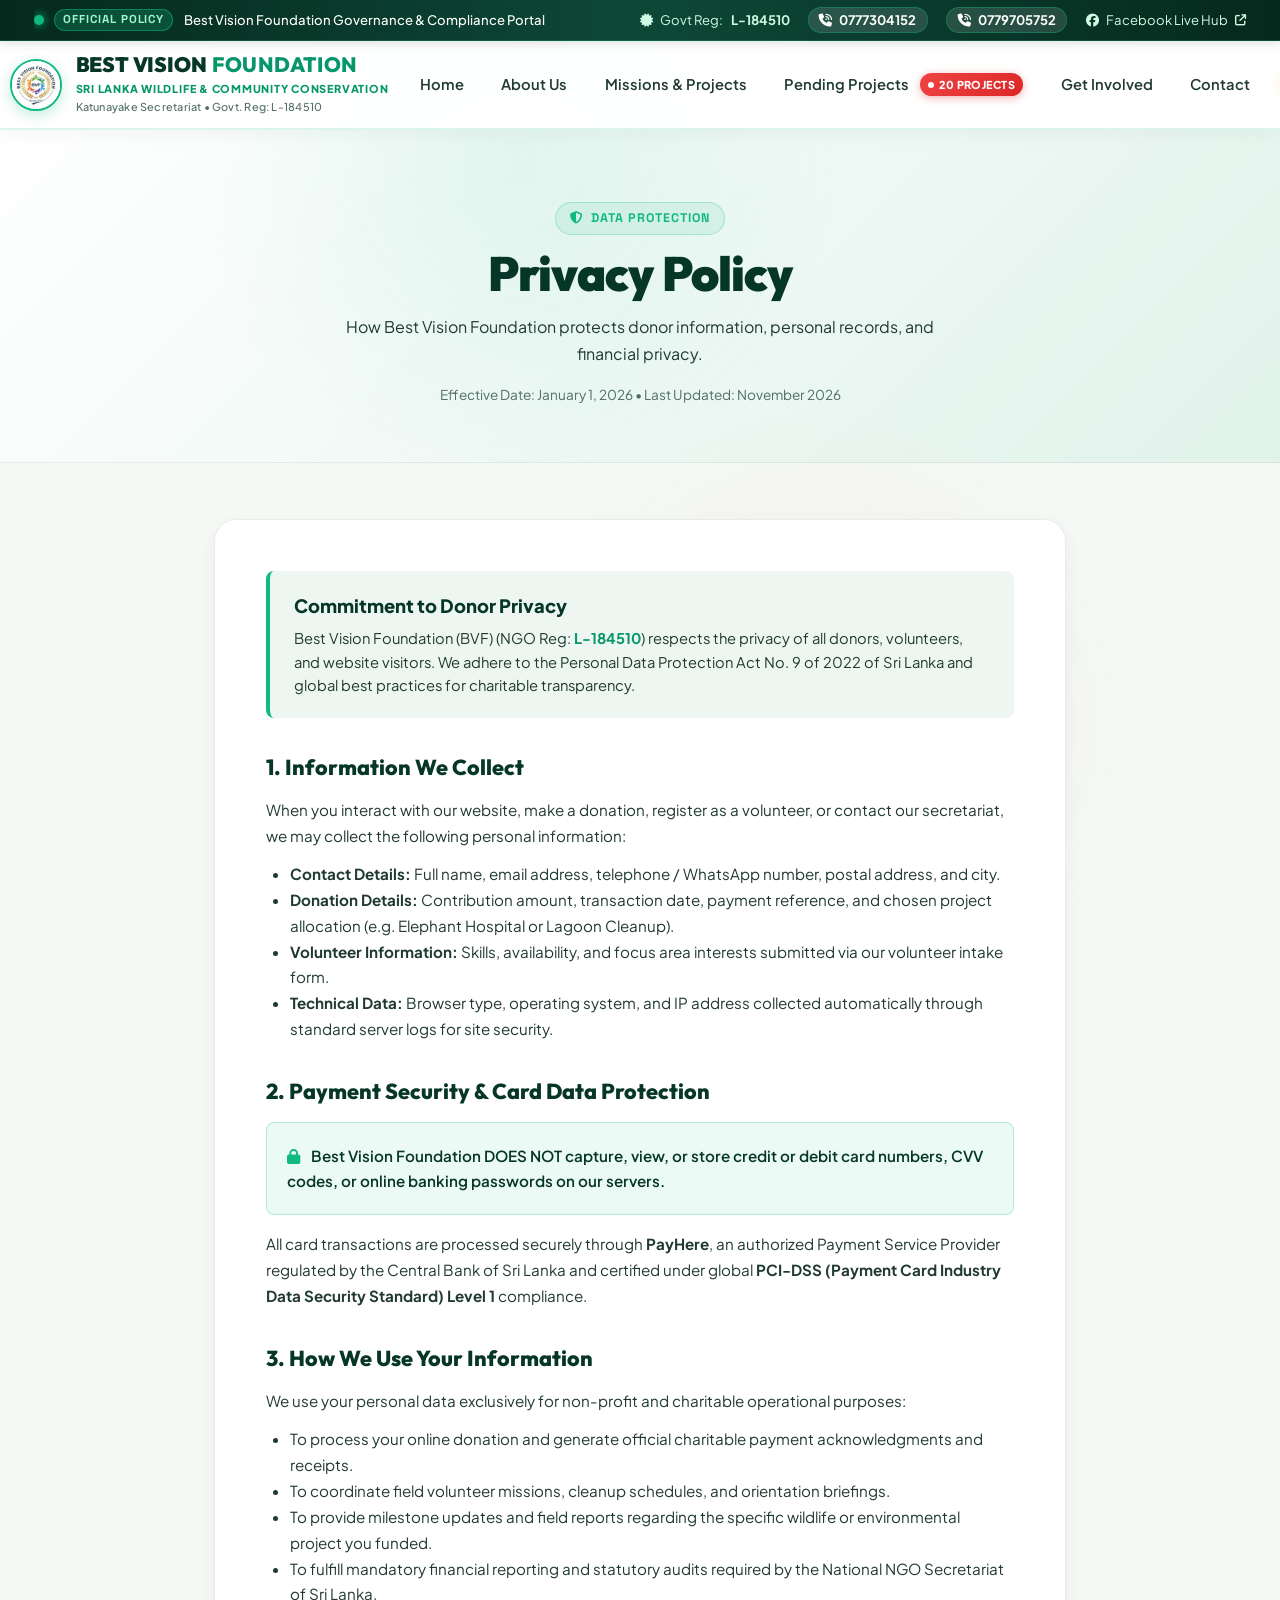
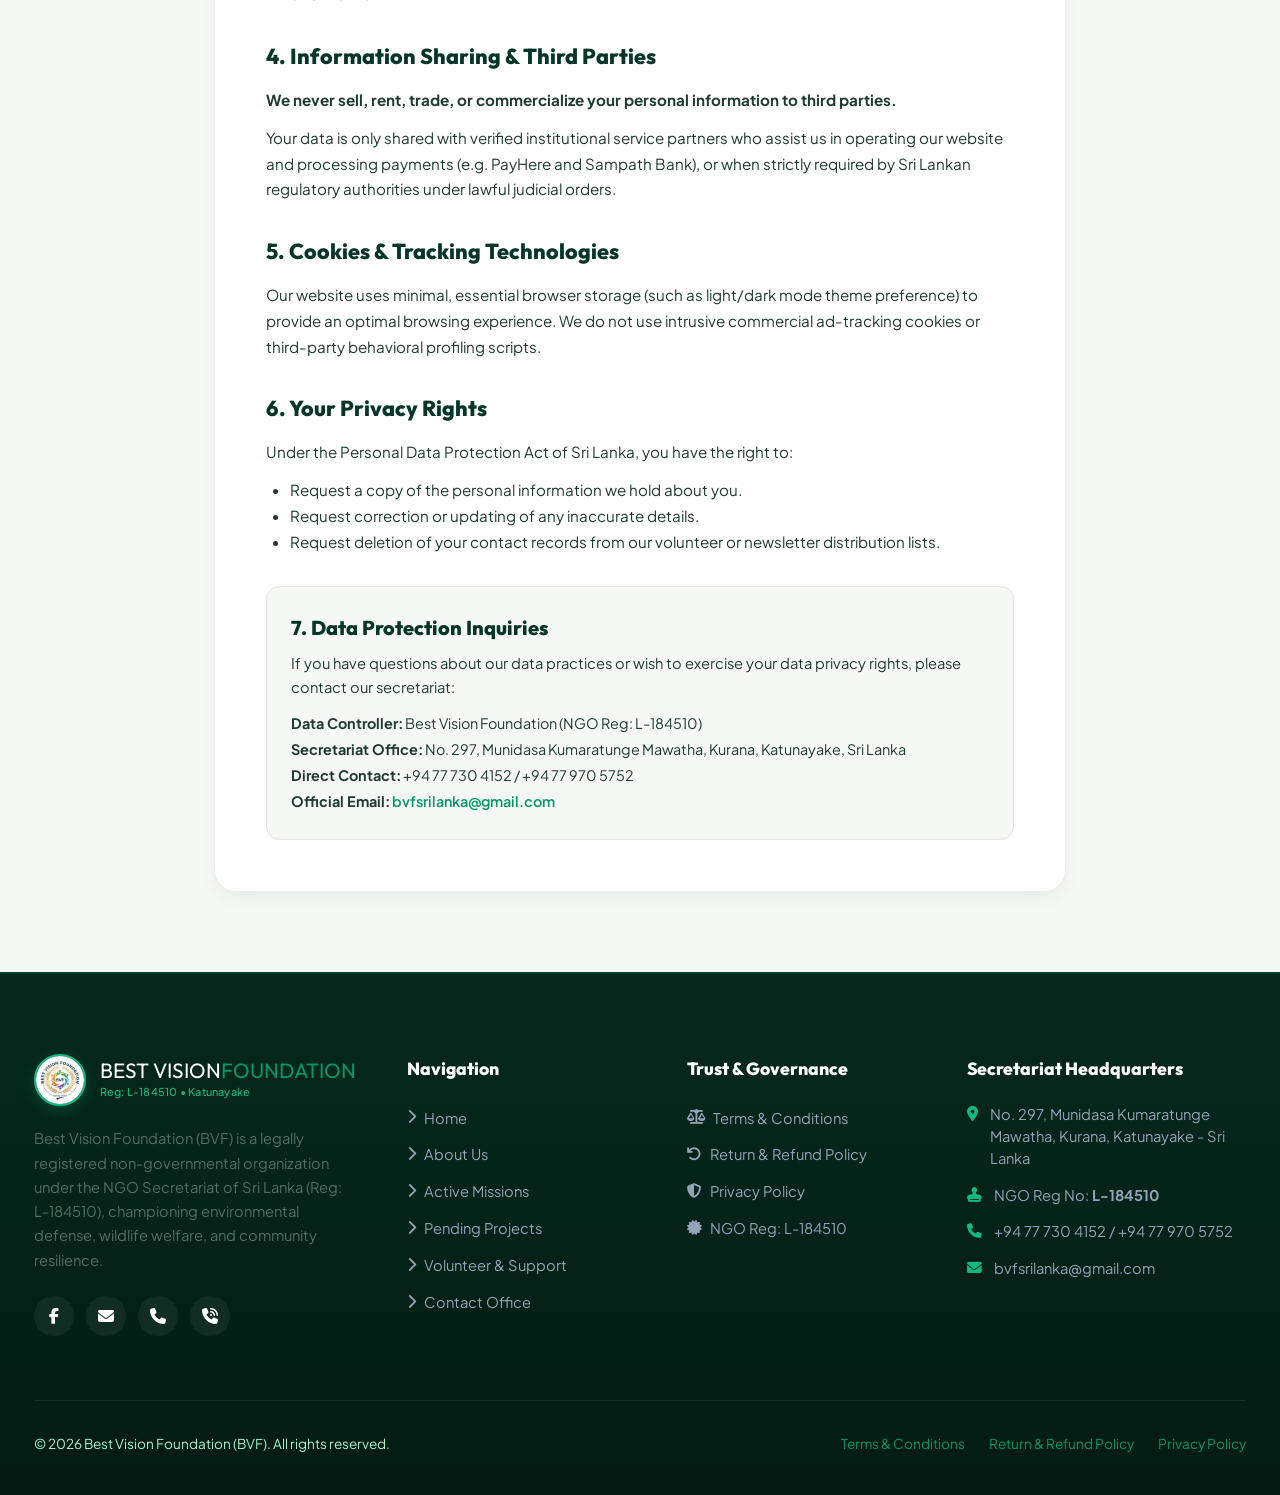
<file: privacy-policy.html>
<!DOCTYPE html>
<html lang="en">
<head>
  <meta charset="UTF-8">
  <meta name="viewport" content="width=device-width, initial-scale=1.0">
  <title>Privacy Policy | Best Vision Foundation</title>
  <meta name="description" content="Privacy Policy of Best Vision Foundation. Learn how we safeguard donor and volunteer information under Sri Lanka data protection laws. NGO Reg: L-184510.">
  <link rel="icon" type="image/svg+xml" href="assets/images/favicon.svg">
  <link rel="stylesheet" href="https://cdnjs.cloudflare.com/ajax/libs/font-awesome/6.5.1/css/all.min.css">
  <link rel="stylesheet" href="assets/css/style.css?v=5.0">

  <!-- Immediate Theme Restore (Prevents Flash) -->
  <script>
    (function() {
      const saved = localStorage.getItem('bvf-theme');
      if (saved === 'dark') {
        document.documentElement.setAttribute('data-theme', 'dark');
      } else {
        document.documentElement.setAttribute('data-theme', 'light');
      }
    })();
  </script>
</head>
<body>

  <!-- Top Live Radar Dispatch Bar -->
  <div class="radar-notice-bar">
    <div class="container radar-content">
      <div class="radar-indicator">
        <span class="pulse-beacon"></span>
        <span class="radar-live-pill">OFFICIAL POLICY</span>
        <span class="radar-ticker-text">Best Vision Foundation Governance &amp; Compliance Portal</span>
      </div>
      <div class="radar-links">
        <span><i class="fa-solid fa-certificate"></i> Govt Reg: <strong>L-184510</strong></span>
        <a href="tel:+94777304152" class="topbar-hotline"><i class="fa-solid fa-phone-volume"></i> <strong>0777304152</strong></a>
        <a href="tel:+94779705752" class="topbar-hotline"><i class="fa-solid fa-phone-volume"></i> <strong>0779705752</strong></a>
        <a href="https://www.facebook.com/profile.php?id=100095383907228" target="_blank" rel="noopener noreferrer">
          <i class="fa-brands fa-facebook"></i> Facebook Live Hub <i class="fa-solid fa-arrow-up-right-from-square" style="font-size: 0.7rem;"></i>
        </a>
      </div>
    </div>
  </div>

  <!-- Main Navigation Header -->
  <header class="main-header" id="mainHeader">
    <div class="container navbar">
      <a href="index.html" class="brand-logo" aria-label="Best Vision Foundation Home">
        <img src="assets/images/bvf-logo-upgraded.png" alt="Best Vision Foundation Logo" class="brand-logo-img">
        <div class="brand-logo-text">
          <div class="brand-name">
            <span class="brand-bold">BEST VISION</span><span class="brand-green">FOUNDATION</span>
          </div>
          <div class="brand-tagline">SRI LANKA WILDLIFE &amp; COMMUNITY CONSERVATION</div>
          <div class="brand-sub">Katunayake Secretariat • Govt. Reg: L-184510</div>
        </div>
      </a>

      <nav>
        <ul class="nav-menu" id="navMenu">
          <li><a href="index.html" class="nav-link">Home</a></li>
          <li><a href="about.html" class="nav-link">About Us</a></li>
          <li><a href="projects.html" class="nav-link">Missions &amp; Projects</a></li>
          <li>
            <a href="pending-projects.html" class="nav-link">
              Pending Projects <span class="nav-urgent-pill"><span class="pill-dot"></span>20 Projects</span>
            </a>
          </li>
          <li><a href="get-involved.html" class="nav-link">Get Involved</a></li>
          <li><a href="contact.html" class="nav-link">Contact</a></li>
        </ul>
      </nav>

      <div class="nav-actions">
        <button type="button" class="btn qr-nav-pill" onclick="openDonationModal('Elephant Hospital &amp; Orphanage (Habarana / Minneriya / Anuradhapura)', 1)" title="Scan or Click to Donate $1 via Bank Transfer">
          <i class="fa-solid fa-qrcode"></i>
          <span>$1 QR Fund</span>
        </button>
        <button class="btn btn-header-donate btn-open-donation">
          <i class="fa-solid fa-heart"></i>
          <span>Donate Now</span>
        </button>
        <button class="mobile-toggle" id="mobileToggle" aria-label="Toggle navigation menu">
          <i class="fa-solid fa-bars"></i>
        </button>
      </div>
    </div>
  </header>

  <!-- Banner -->
  <section style="background: linear-gradient(135deg, var(--bg-surface) 0%, var(--emerald-soft) 100%); border-bottom: 1px solid var(--border-subtle); padding: 4.5rem 0 3.5rem;">
    <div class="container" style="text-align: center; max-width: 820px;">
      <span class="section-badge" style="margin-bottom: 0.75rem;">
        <i class="fa-solid fa-shield-halved"></i> Data Protection
      </span>
      <h1 class="hero-headline" style="font-size: clamp(2rem, 4.5vw, 3rem); margin-bottom: 0.75rem;">
        Privacy Policy
      </h1>
      <p class="hero-subtext" style="margin: 0 auto; font-size: 1rem;">
        How Best Vision Foundation protects donor information, personal records, and financial privacy.
      </p>
      <div style="margin-top: 1rem; font-size: 0.85rem; color: var(--text-muted);">
        <span>Effective Date: January 1, 2026</span> • <span>Last Updated: November 2026</span>
      </div>
    </div>
  </section>

  <!-- Content Section -->
  <section class="section" style="padding: 3.5rem 0 5rem;">
    <div class="container" style="max-width: 900px;">
      <div style="background: var(--bg-card); border: 1px solid var(--border-subtle); border-radius: var(--radius-lg); padding: clamp(1.75rem, 4vw, 3.25rem); box-shadow: var(--shadow-card);">
        
        <!-- Organization Header Box -->
        <div style="background: var(--bg-subtle-green); border-left: 4px solid var(--emerald-neon); border-radius: var(--radius-sm); padding: 1.25rem 1.5rem; margin-bottom: 2rem;">
          <h3 style="font-size: 1.15rem; color: var(--forest-deep); margin-bottom: 0.35rem; font-weight: 800;">
            Commitment to Donor Privacy
          </h3>
          <p style="font-size: 0.92rem; color: var(--text-slate); margin: 0; line-height: 1.6;">
            Best Vision Foundation (BVF) (NGO Reg: <strong style="color: var(--emerald-vibrant);">L-184510</strong>) respects the privacy of all donors, volunteers, and website visitors. We adhere to the Personal Data Protection Act No. 9 of 2022 of Sri Lanka and global best practices for charitable transparency.
          </p>
        </div>

        <!-- Section 1 -->
        <div style="margin-bottom: 2rem;">
          <h2 style="font-family: var(--font-heading); font-size: 1.35rem; color: var(--forest-deep); margin-bottom: 0.75rem; font-weight: 800;">
            1. Information We Collect
          </h2>
          <p style="font-size: 0.95rem; line-height: 1.7; color: var(--text-slate); margin-bottom: 0.75rem;">
            When you interact with our website, make a donation, register as a volunteer, or contact our secretariat, we may collect the following personal information:
          </p>
          <ul style="padding-left: 1.5rem; font-size: 0.95rem; line-height: 1.7; color: var(--text-slate); margin-bottom: 0.75rem;">
            <li><strong>Contact Details:</strong> Full name, email address, telephone / WhatsApp number, postal address, and city.</li>
            <li><strong>Donation Details:</strong> Contribution amount, transaction date, payment reference, and chosen project allocation (e.g. Elephant Hospital or Lagoon Cleanup).</li>
            <li><strong>Volunteer Information:</strong> Skills, availability, and focus area interests submitted via our volunteer intake form.</li>
            <li><strong>Technical Data:</strong> Browser type, operating system, and IP address collected automatically through standard server logs for site security.</li>
          </ul>
        </div>

        <!-- Section 2 -->
        <div style="margin-bottom: 2rem;">
          <h2 style="font-family: var(--font-heading); font-size: 1.35rem; color: var(--forest-deep); margin-bottom: 0.75rem; font-weight: 800;">
            2. Payment Security &amp; Card Data Protection
          </h2>
          <div style="background: rgba(16, 185, 129, 0.08); border: 1px solid var(--border-neon); border-radius: var(--radius-sm); padding: 1.25rem; margin-bottom: 1rem;">
            <p style="font-size: 0.95rem; line-height: 1.7; color: var(--forest-deep); font-weight: 600; margin: 0;">
              <i class="fa-solid fa-lock" style="color: var(--emerald-neon); margin-right: 0.5rem;"></i>
              Best Vision Foundation DOES NOT capture, view, or store credit or debit card numbers, CVV codes, or online banking passwords on our servers.
            </p>
          </div>
          <p style="font-size: 0.95rem; line-height: 1.7; color: var(--text-slate); margin-bottom: 0.75rem;">
            All card transactions are processed securely through <strong>PayHere</strong>, an authorized Payment Service Provider regulated by the Central Bank of Sri Lanka and certified under global <strong>PCI-DSS (Payment Card Industry Data Security Standard) Level 1</strong> compliance.
          </p>
        </div>

        <!-- Section 3 -->
        <div style="margin-bottom: 2rem;">
          <h2 style="font-family: var(--font-heading); font-size: 1.35rem; color: var(--forest-deep); margin-bottom: 0.75rem; font-weight: 800;">
            3. How We Use Your Information
          </h2>
          <p style="font-size: 0.95rem; line-height: 1.7; color: var(--text-slate); margin-bottom: 0.75rem;">
            We use your personal data exclusively for non-profit and charitable operational purposes:
          </p>
          <ul style="padding-left: 1.5rem; font-size: 0.95rem; line-height: 1.7; color: var(--text-slate); margin-bottom: 0.75rem;">
            <li>To process your online donation and generate official charitable payment acknowledgments and receipts.</li>
            <li>To coordinate field volunteer missions, cleanup schedules, and orientation briefings.</li>
            <li>To provide milestone updates and field reports regarding the specific wildlife or environmental project you funded.</li>
            <li>To fulfill mandatory financial reporting and statutory audits required by the National NGO Secretariat of Sri Lanka.</li>
          </ul>
        </div>

        <!-- Section 4 -->
        <div style="margin-bottom: 2rem;">
          <h2 style="font-family: var(--font-heading); font-size: 1.35rem; color: var(--forest-deep); margin-bottom: 0.75rem; font-weight: 800;">
            4. Information Sharing &amp; Third Parties
          </h2>
          <p style="font-size: 0.95rem; line-height: 1.7; color: var(--text-slate); margin-bottom: 0.75rem;">
            <strong>We never sell, rent, trade, or commercialize your personal information to third parties.</strong>
          </p>
          <p style="font-size: 0.95rem; line-height: 1.7; color: var(--text-slate);">
            Your data is only shared with verified institutional service partners who assist us in operating our website and processing payments (e.g. PayHere and Sampath Bank), or when strictly required by Sri Lankan regulatory authorities under lawful judicial orders.
          </p>
        </div>

        <!-- Section 5 -->
        <div style="margin-bottom: 2rem;">
          <h2 style="font-family: var(--font-heading); font-size: 1.35rem; color: var(--forest-deep); margin-bottom: 0.75rem; font-weight: 800;">
            5. Cookies &amp; Tracking Technologies
          </h2>
          <p style="font-size: 0.95rem; line-height: 1.7; color: var(--text-slate); margin-bottom: 0.75rem;">
            Our website uses minimal, essential browser storage (such as light/dark mode theme preference) to provide an optimal browsing experience. We do not use intrusive commercial ad-tracking cookies or third-party behavioral profiling scripts.
          </p>
        </div>

        <!-- Section 6 -->
        <div style="margin-bottom: 2rem;">
          <h2 style="font-family: var(--font-heading); font-size: 1.35rem; color: var(--forest-deep); margin-bottom: 0.75rem; font-weight: 800;">
            6. Your Privacy Rights
          </h2>
          <p style="font-size: 0.95rem; line-height: 1.7; color: var(--text-slate); margin-bottom: 0.75rem;">
            Under the Personal Data Protection Act of Sri Lanka, you have the right to:
          </p>
          <ul style="padding-left: 1.5rem; font-size: 0.95rem; line-height: 1.7; color: var(--text-slate); margin-bottom: 0.75rem;">
            <li>Request a copy of the personal information we hold about you.</li>
            <li>Request correction or updating of any inaccurate details.</li>
            <li>Request deletion of your contact records from our volunteer or newsletter distribution lists.</li>
          </ul>
        </div>

        <!-- Section 7: Contact -->
        <div style="background: var(--bg-deep); border: 1px solid var(--border-subtle); border-radius: var(--radius-md); padding: 1.5rem;">
          <h2 style="font-family: var(--font-heading); font-size: 1.25rem; color: var(--forest-deep); margin-bottom: 0.5rem; font-weight: 800;">
            7. Data Protection Inquiries
          </h2>
          <p style="font-size: 0.92rem; line-height: 1.6; color: var(--text-slate); margin-bottom: 0.75rem;">
            If you have questions about our data practices or wish to exercise your data privacy rights, please contact our secretariat:
          </p>
          <div style="font-size: 0.9rem; line-height: 1.8; color: var(--text-slate);">
            <div><strong>Data Controller:</strong> Best Vision Foundation (NGO Reg: L-184510)</div>
            <div><strong>Secretariat Office:</strong> No. 297, Munidasa Kumaratunge Mawatha, Kurana, Katunayake, Sri Lanka</div>
            <div><strong>Direct Contact:</strong> +94 77 730 4152 / +94 77 970 5752</div>
            <div><strong>Official Email:</strong> <a href="mailto:bvfsrilanka@gmail.com" style="color: var(--emerald-vibrant); font-weight: 600;">bvfsrilanka@gmail.com</a></div>
          </div>
        </div>

      </div>
    </div>
  </section>

  <!-- Futuristic Footer -->
  <footer class="site-footer">
    <div class="container">
      <div class="footer-grid">
        <div class="footer-brand">
          <a href="index.html" class="brand-logo" style="margin-bottom: 1.25rem;">
            <img src="assets/images/bvf-logo-upgraded.png" alt="Best Vision Foundation Logo" class="brand-logo-img">
            <div class="brand-logo-text">
              <div class="brand-name">
                <span class="bold" style="color: #ffffff;">BEST VISION</span><span class="light">FOUNDATION</span>
              </div>
              <div class="brand-sub" style="color: var(--emerald-neon);">Reg: L-184510 • Katunayake</div>
            </div>
          </a>
          <p style="font-size: 0.92rem; line-height: 1.65; color: var(--text-muted); margin-bottom: 1.5rem;">
            Best Vision Foundation (BVF) is a legally registered non-governmental organization under the NGO Secretariat of Sri Lanka (Reg: L-184510), championing environmental defense, wildlife welfare, and community resilience.
          </p>
          <div style="display: flex; gap: 0.75rem;">
            <a href="https://www.facebook.com/profile.php?id=100095383907228" target="_blank" rel="noopener noreferrer" style="color: #ffffff; background: rgba(255, 255, 255, 0.06); width: 40px; height: 40px; border-radius: 50%; display: flex; align-items: center; justify-content: center; border: 1px solid var(--border-subtle);">
              <i class="fa-brands fa-facebook-f"></i>
            </a>
            <a href="mailto:bvfsrilanka@gmail.com" style="color: #ffffff; background: rgba(255, 255, 255, 0.06); width: 40px; height: 40px; border-radius: 50%; display: flex; align-items: center; justify-content: center; border: 1px solid var(--border-subtle);">
              <i class="fa-solid fa-envelope"></i>
            </a>
            <a href="tel:+94777304152" title="Call Primary Hotline: 0777304152" style="color: #ffffff; background: rgba(255, 255, 255, 0.06); width: 40px; height: 40px; border-radius: 50%; display: flex; align-items: center; justify-content: center; border: 1px solid var(--border-subtle);">
              <i class="fa-solid fa-phone"></i>
            </a>
            <a href="tel:+94779705752" title="Call Secondary Hotline: 0779705752" style="color: #ffffff; background: rgba(255, 255, 255, 0.06); width: 40px; height: 40px; border-radius: 50%; display: flex; align-items: center; justify-content: center; border: 1px solid var(--border-subtle);">
              <i class="fa-solid fa-phone-volume"></i>
            </a>
          </div>
        </div>

        <div>
          <h4 class="footer-heading">Navigation</h4>
          <ul class="footer-links">
            <li><a href="index.html"><i class="fa-solid fa-chevron-right"></i> Home</a></li>
            <li><a href="about.html"><i class="fa-solid fa-chevron-right"></i> About Us</a></li>
            <li><a href="projects.html"><i class="fa-solid fa-chevron-right"></i> Active Missions</a></li>
            <li><a href="pending-projects.html"><i class="fa-solid fa-chevron-right"></i> Pending Projects</a></li>
            <li><a href="get-involved.html"><i class="fa-solid fa-chevron-right"></i> Volunteer &amp; Support</a></li>
            <li><a href="contact.html"><i class="fa-solid fa-chevron-right"></i> Contact Office</a></li>
          </ul>
        </div>

        <div>
          <h4 class="footer-heading">Trust &amp; Governance</h4>
          <ul class="footer-links">
            <li><a href="terms.html"><i class="fa-solid fa-scale-balanced"></i> Terms &amp; Conditions</a></li>
            <li><a href="refund-policy.html"><i class="fa-solid fa-arrow-rotate-left"></i> Return &amp; Refund Policy</a></li>
            <li><a href="privacy-policy.html"><i class="fa-solid fa-shield-halved"></i> Privacy Policy</a></li>
            <li><a href="about.html#governance"><i class="fa-solid fa-certificate"></i> NGO Reg: L-184510</a></li>
          </ul>
        </div>

        <div>
          <h4 class="footer-heading">Secretariat Headquarters</h4>
          <div class="footer-contact-item">
            <i class="fa-solid fa-location-dot"></i>
            <span>No. 297, Munidasa Kumaratunge Mawatha, Kurana, Katunayake - Sri Lanka</span>
          </div>
          <div class="footer-contact-item">
            <i class="fa-solid fa-stamp"></i>
            <span>NGO Reg No: <strong>L-184510</strong></span>
          </div>
          <div class="footer-contact-item">
            <i class="fa-solid fa-phone"></i>
            <span><a href="tel:+94777304152" style="color: inherit;">+94 77 730 4152</a> / <a href="tel:+94779705752" style="color: inherit;">+94 77 970 5752</a></span>
          </div>
          <div class="footer-contact-item">
            <i class="fa-solid fa-envelope"></i>
            <span>bvfsrilanka@gmail.com</span>
          </div>
        </div>
      </div>

      <div class="footer-bottom">
        <div>
          &copy; 2026 Best Vision Foundation (BVF). All rights reserved.
        </div>
        <div style="display: flex; gap: 1.5rem; flex-wrap: wrap;">
          <a href="terms.html">Terms &amp; Conditions</a>
          <a href="refund-policy.html">Return &amp; Refund Policy</a>
          <a href="privacy-policy.html">Privacy Policy</a>
        </div>
      </div>
    </div>
  </footer>

  <!-- Main JavaScript Engine -->
  <script src="assets/js/main.js?v=5.0"></script>
</body>
</html>
</file>
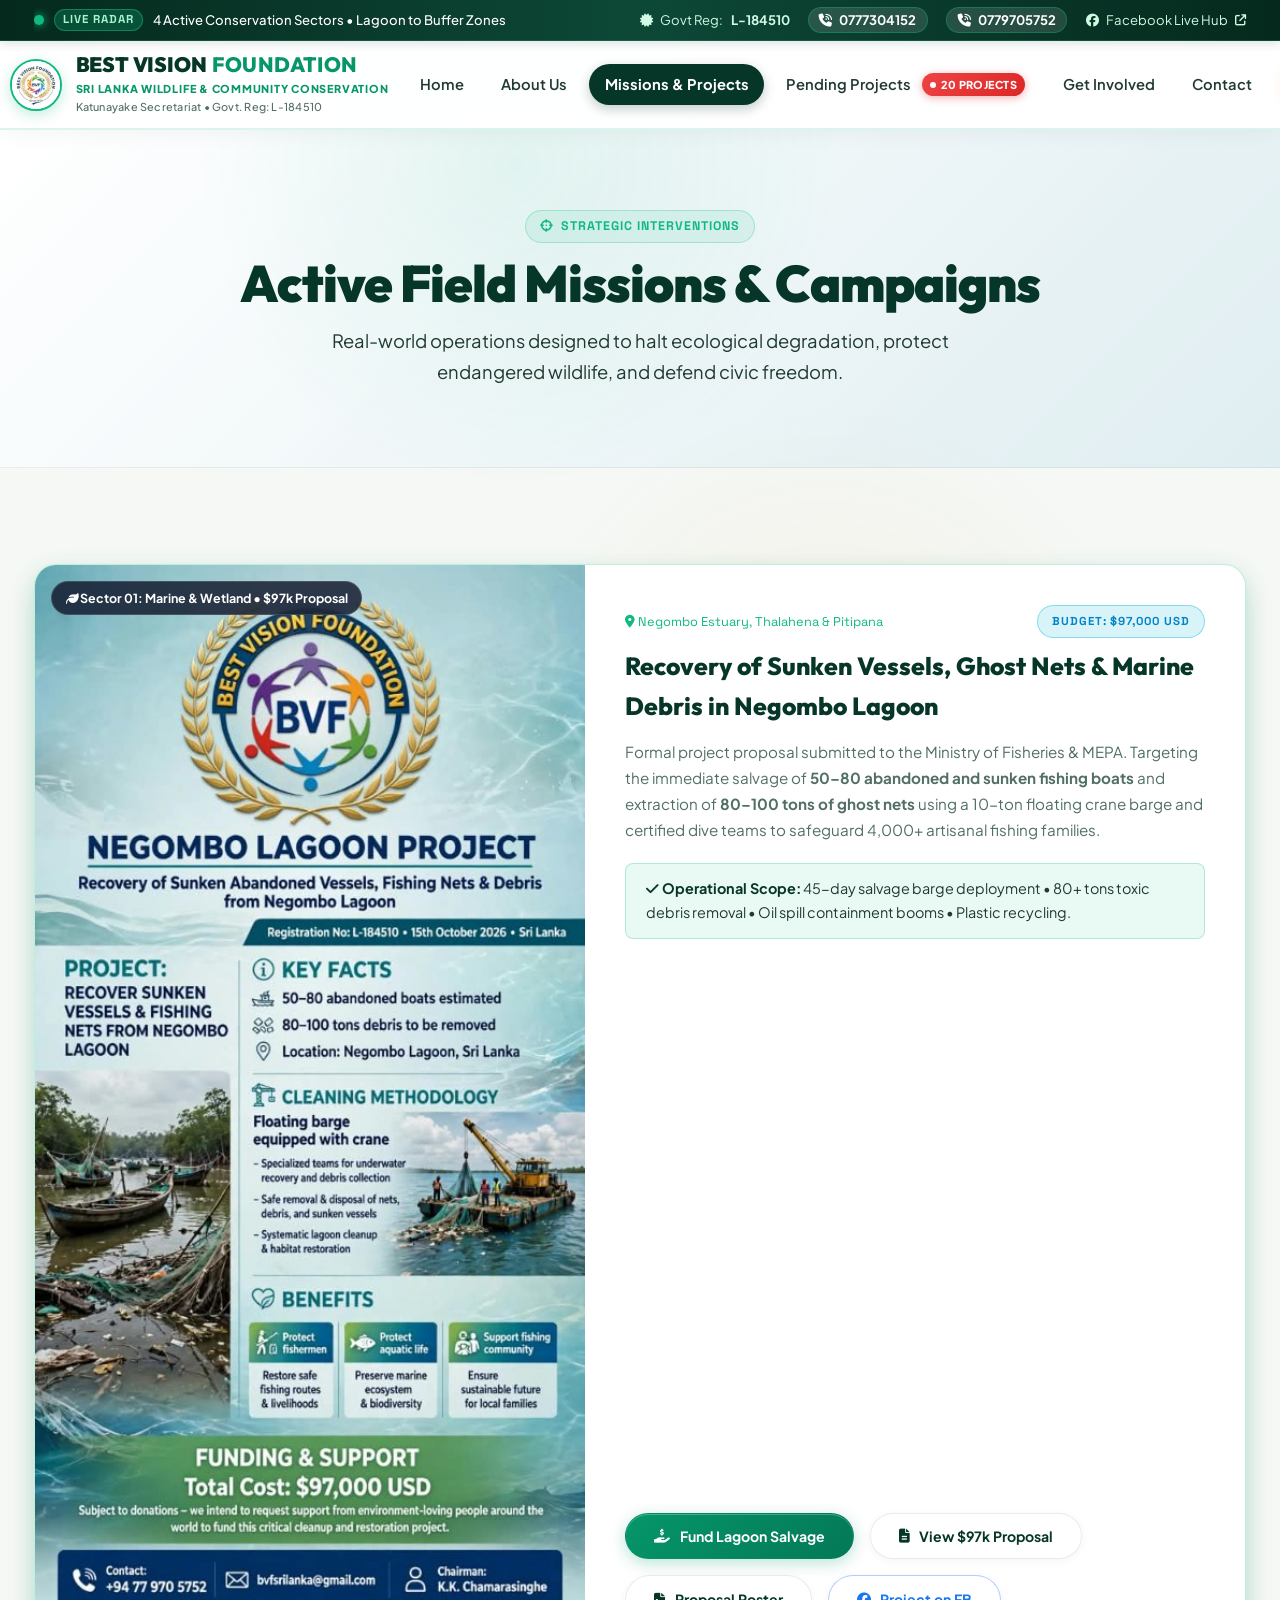
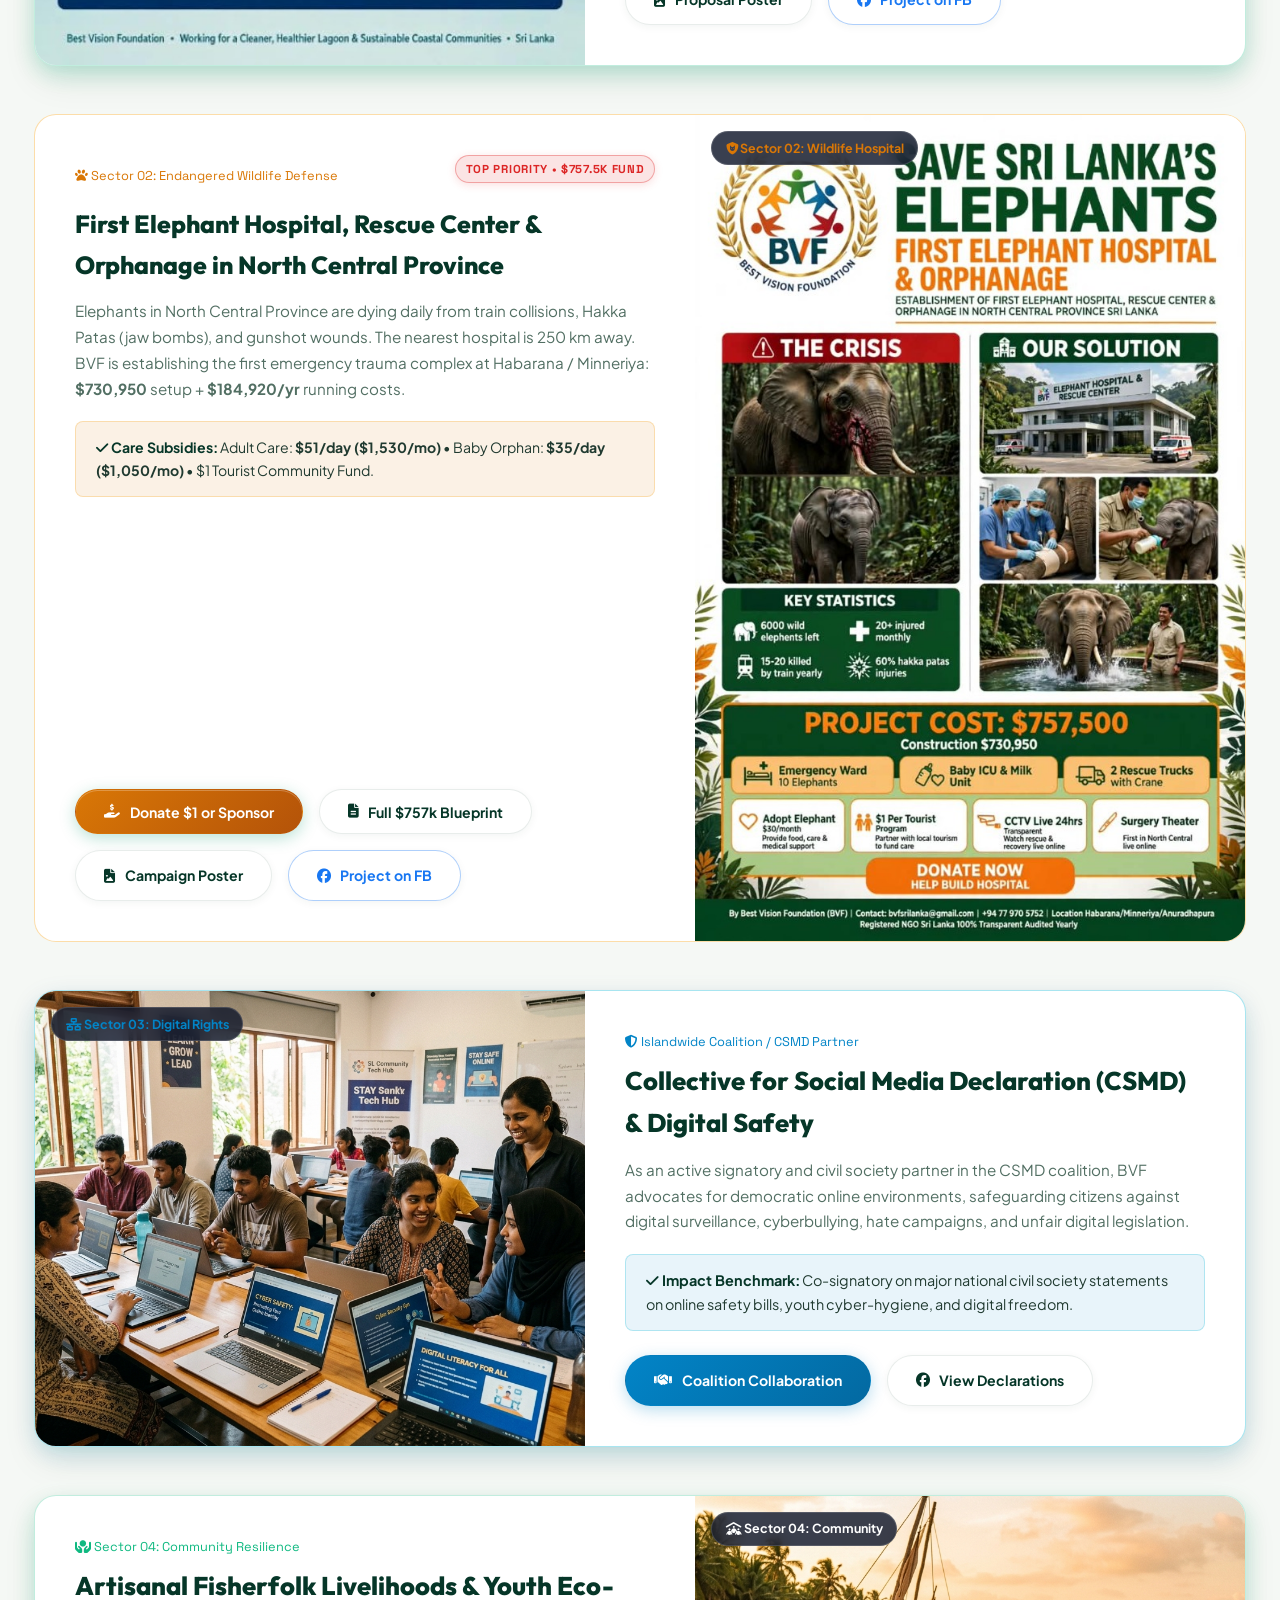
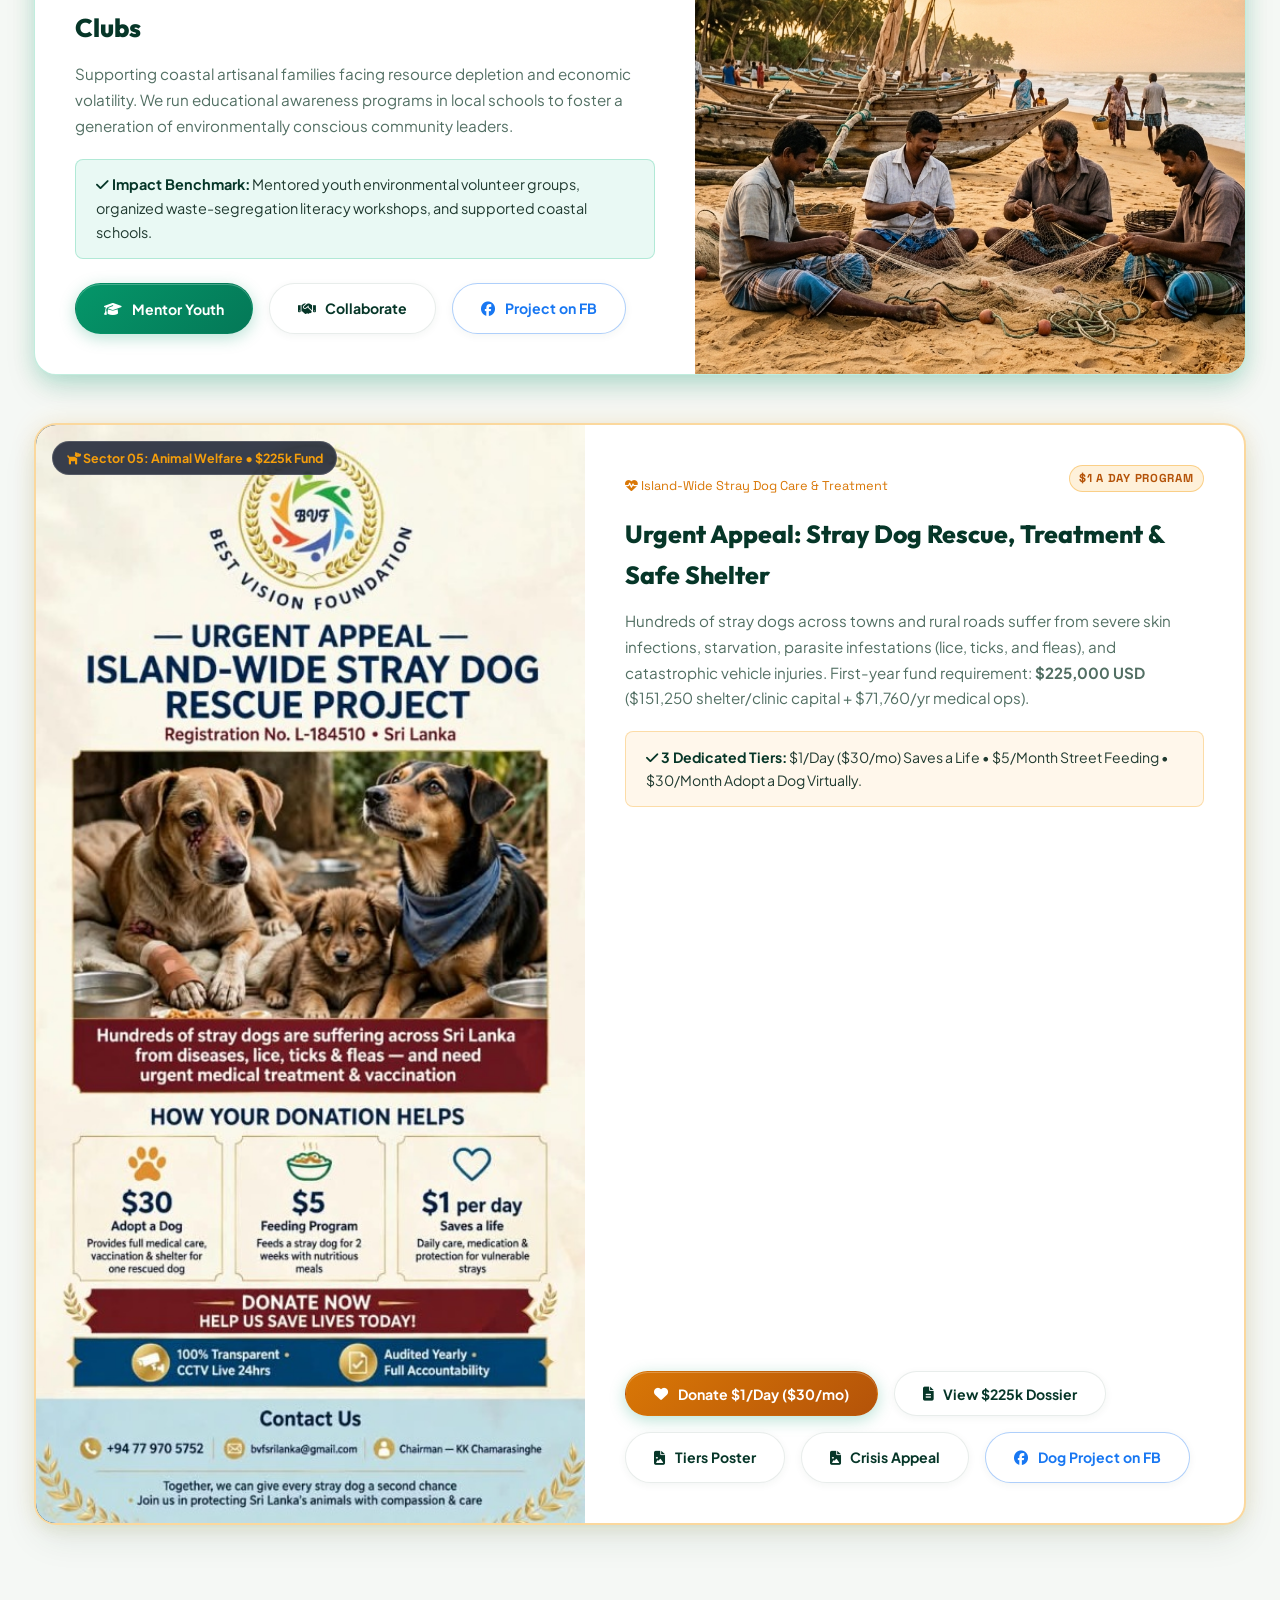
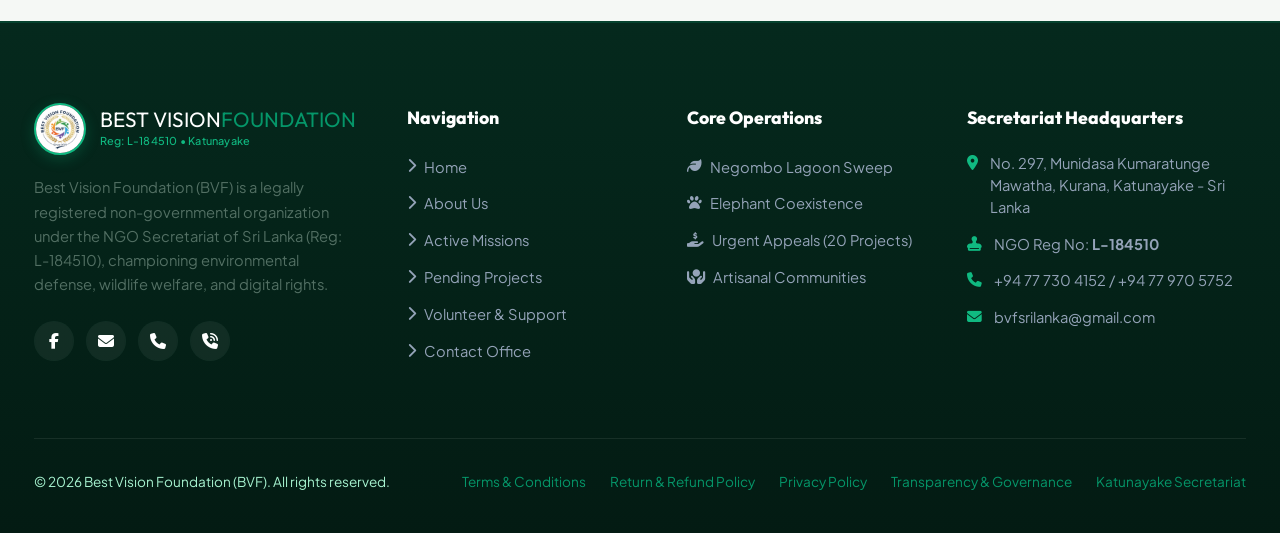
<file: projects.html>
<!DOCTYPE html>
<html lang="en">
<head>
  <meta charset="UTF-8">
  <meta name="viewport" content="width=device-width, initial-scale=1.0">
  <title>Missions &amp; Projects | Best Vision Foundation</title>
  <meta name="description" content="Explore ongoing projects by Best Vision Foundation: Negombo Lagoon conservation, human-elephant coexistence, animal rescue, digital rights advocacy (CSMD), and community resilience.">
  <link rel="icon" type="image/svg+xml" href="assets/images/favicon.svg">
  <link rel="stylesheet" href="https://cdnjs.cloudflare.com/ajax/libs/font-awesome/6.5.1/css/all.min.css">
  <link rel="stylesheet" href="assets/css/style.css?v=5.0">

  <!-- Immediate Theme Restore (Prevents Flash) -->
  <script>
    (function() {
      const saved = localStorage.getItem('bvf-theme');
      if (saved === 'dark') {
        document.documentElement.setAttribute('data-theme', 'dark');
      } else {
        document.documentElement.setAttribute('data-theme', 'light');
      }
    })();
  </script>
</head>
<body>

  <!-- Top Live Radar Dispatch Bar -->
  <div class="radar-notice-bar">
    <div class="container radar-content">
      <div class="radar-indicator">
        <span class="pulse-beacon"></span>
        <span class="radar-live-pill">LIVE RADAR</span>
        <span id="liveRadarTicker" class="radar-ticker-text">4 Active Conservation Sectors • Lagoon to Buffer Zones</span>
      </div>
      <div class="radar-links">
        <span><i class="fa-solid fa-certificate"></i> Govt Reg: <strong>L-184510</strong></span>
        <a href="tel:+94777304152" class="topbar-hotline"><i class="fa-solid fa-phone-volume"></i> <strong>0777304152</strong></a>
        <a href="tel:+94779705752" class="topbar-hotline"><i class="fa-solid fa-phone-volume"></i> <strong>0779705752</strong></a>
        <a href="https://www.facebook.com/profile.php?id=100095383907228" target="_blank" rel="noopener noreferrer">
          <i class="fa-brands fa-facebook"></i> Facebook Live Hub <i class="fa-solid fa-arrow-up-right-from-square" style="font-size: 0.7rem;"></i>
        </a>
      </div>
    </div>
  </div>

  <!-- Main Navigation Header -->
  <header class="main-header" id="mainHeader">
    <div class="container navbar">
      <a href="index.html" class="brand-logo" aria-label="Best Vision Foundation Home">
        <img src="assets/images/bvf-logo-upgraded.png" alt="Best Vision Foundation Logo" class="brand-logo-img">
        <div class="brand-logo-text">
          <div class="brand-name">
            <span class="brand-bold">BEST VISION</span><span class="brand-green">FOUNDATION</span>
          </div>
          <div class="brand-tagline">SRI LANKA WILDLIFE &amp; COMMUNITY CONSERVATION</div>
          <div class="brand-sub">Katunayake Secretariat • Govt. Reg: L-184510</div>
        </div>
      </a>

      <nav>
        <ul class="nav-menu" id="navMenu">
          <li><a href="index.html" class="nav-link">Home</a></li>
          <li><a href="about.html" class="nav-link">About Us</a></li>
          <li><a href="projects.html" class="nav-link active">Missions &amp; Projects</a></li>
          <li>
            <a href="pending-projects.html" class="nav-link">
              Pending Projects <span class="nav-urgent-pill"><span class="pill-dot"></span>20 Projects</span>
            </a>
          </li>
          <li><a href="get-involved.html" class="nav-link">Get Involved</a></li>
          <li><a href="contact.html" class="nav-link">Contact</a></li>
        </ul>
      </nav>

      <div class="nav-actions">
        <button type="button" class="btn qr-nav-pill" onclick="openDonationModal('Elephant Hospital &amp; Orphanage (Habarana / Minneriya / Anuradhapura)', 1)" title="Scan or Click to Donate $1 via Bank Transfer">
          <i class="fa-solid fa-qrcode"></i>
          <span>$1 QR Fund</span>
        </button>
        <button class="btn btn-header-donate btn-open-donation">
          <i class="fa-solid fa-heart"></i>
          <span>Donate Now</span>
        </button>
        <button class="mobile-toggle" id="mobileToggle" aria-label="Toggle navigation menu">
          <i class="fa-solid fa-bars"></i>
        </button>
      </div>
    </div>
  </header>

  <!-- Banner -->
  <section style="background: linear-gradient(135deg, var(--bg-surface) 0%, var(--cyan-soft) 100%); border-bottom: 1px solid var(--border-subtle); padding: 5rem 0;">
    <div class="container" style="text-align: center;">
      <span class="section-badge" style="margin-bottom: 0.75rem;">
        <i class="fa-solid fa-crosshairs"></i> Strategic Interventions
      </span>
      <h1 class="hero-headline" style="font-size: clamp(2.2rem, 5vw, 3.2rem); margin-bottom: 0.75rem;">
        Active Field Missions &amp; Campaigns
      </h1>
      <p class="hero-subtext" style="margin: 0 auto;">
        Real-world operations designed to halt ecological degradation, protect endangered wildlife, and defend civic freedom.
      </p>
    </div>
  </section>

  <!-- Projects Section -->
  <section class="section">
    <div class="container">
      
      <div style="display: flex; flex-direction: column; gap: 3rem;">

        <!-- Mission 1: Negombo Lagoon -->
        <div id="lagoon" class="project-showcase-card" style="border: 1px solid var(--border-neon); box-shadow: var(--shadow-lg), var(--glow-emerald);">
          <div class="project-showcase-media" style="background: #021a14;">
            <a href="assets/images/negombo-lagoon-cleanup-poster.jpg" target="_blank" rel="noopener" onclick="openLagoonPoster(event)" style="display: block; width: 100%; height: 100%; cursor: pointer;" title="Tap to view formal cleanup proposal poster">
              <img src="assets/images/negombo-lagoon-cleanup-poster.jpg" alt="Proposal Poster - Recovery of Sunken Vessels and Debris in Negombo Lagoon" style="object-fit: cover;">
            </a>
            <span class="bento-badge-overlay"><i class="fa-solid fa-leaf"></i> Sector 01: Marine &amp; Wetland &bull; $97k Proposal</span>
          </div>
          <div class="project-showcase-body">
            <div style="font-family: var(--font-mono); font-size: 0.8rem; color: var(--emerald-neon); margin-bottom: 0.5rem; display: flex; align-items: center; justify-content: space-between; flex-wrap: wrap; gap: 0.5rem;">
              <span><i class="fa-solid fa-location-dot"></i> Negombo Estuary, Thalahena &amp; Pitipana</span>
              <span class="section-badge" style="margin: 0; font-size: 0.72rem; background: rgba(6, 182, 212, 0.15); color: var(--cyan-neon); border-color: rgba(6, 182, 212, 0.4);">Budget: $97,000 USD</span>
            </div>
            <h3 style="font-family: var(--font-heading); font-size: 1.55rem; color: var(--text-white); margin-bottom: 0.75rem; font-weight: 800;">
              Recovery of Sunken Vessels, Ghost Nets &amp; Marine Debris in Negombo Lagoon
            </h3>
            <p style="font-size: 0.95rem; color: var(--text-muted); line-height: 1.7; margin-bottom: 1.25rem;">
              Formal project proposal submitted to the Ministry of Fisheries &amp; MEPA. Targeting the immediate salvage of <strong>50&ndash;80 abandoned and sunken fishing boats</strong> and extraction of <strong>80&ndash;100 tons of ghost nets</strong> using a 10-ton floating crane barge and certified dive teams to safeguard 4,000+ artisanal fishing families.
            </p>
            <div style="background: var(--emerald-soft); border: 1px solid var(--border-neon); border-radius: var(--radius-sm); padding: 0.85rem 1.25rem; margin-bottom: 1.5rem; font-size: 0.9rem; color: var(--text-slate);">
              <strong style="color: var(--text-white);"><i class="fa-solid fa-check"></i> Operational Scope:</strong> 45-day salvage barge deployment &bull; 80+ tons toxic debris removal &bull; Oil spill containment booms &bull; Plastic recycling.
            </div>
            <div class="mobile-stack-btns" style="margin-top: auto;">
              <button class="btn btn-neon-glow" onclick="openDonationModal('Negombo Lagoon Sunken Vessels &amp; Debris Recovery')" style="font-size: 0.88rem;">
                <i class="fa-solid fa-hand-holding-dollar"></i> Fund Lagoon Salvage
              </button>
              <button class="btn btn-glass" onclick="openLagoonReportModal(event)" style="font-size: 0.88rem;">
                <i class="fa-solid fa-file-lines"></i> View $97k Proposal
              </button>
              <a href="assets/images/negombo-lagoon-cleanup-poster.jpg" target="_blank" rel="noopener" onclick="openLagoonPoster(event)" class="btn btn-glass" style="font-size: 0.88rem;">
                <i class="fa-solid fa-file-image"></i> Proposal Poster
              </a>
              <a href="https://www.facebook.com/profile.php?id=100095383907228" target="_blank" rel="noopener noreferrer" class="btn btn-glass" style="font-size: 0.88rem; color: #1877f2; border-color: rgba(24, 119, 242, 0.35);" title="Follow Negombo Lagoon project on Facebook">
                <i class="fa-brands fa-facebook"></i> Project on FB
              </a>
            </div>
          </div>
        </div>

        <!-- Mission 2: Asian Elephant & Anti-Snare -->
        <div id="wildlife" class="project-showcase-card reverse" style="border: 1px solid rgba(245, 158, 11, 0.35); box-shadow: var(--shadow-lg), var(--amber-glow);">
          <div class="project-showcase-body">
            <div style="font-family: var(--font-mono); font-size: 0.8rem; color: var(--amber-solar); margin-bottom: 0.5rem; display: flex; align-items: center; justify-content: space-between; flex-wrap: wrap; gap: 0.5rem;">
              <span><i class="fa-solid fa-paw"></i> Sector 02: Endangered Wildlife Defense</span>
              <span class="crisis-badge-urgent" style="font-size: 0.72rem; padding: 0.2rem 0.6rem;">Top Priority &bull; $757.5k Fund</span>
            </div>
            <h3 style="font-family: var(--font-heading); font-size: 1.55rem; color: var(--text-white); margin-bottom: 0.75rem; font-weight: 800;">
              First Elephant Hospital, Rescue Center &amp; Orphanage in North Central Province
            </h3>
            <p style="font-size: 0.95rem; color: var(--text-muted); line-height: 1.7; margin-bottom: 1.25rem;">
              Elephants in North Central Province are dying daily from train collisions, Hakka Patas (jaw bombs), and gunshot wounds. The nearest hospital is 250 km away. BVF is establishing the first emergency trauma complex at Habarana / Minneriya: <strong>$730,950</strong> setup + <strong>$184,920/yr</strong> running costs.
            </p>
            <div style="background: var(--amber-soft); border: 1px solid rgba(245, 158, 11, 0.25); border-radius: var(--radius-sm); padding: 0.85rem 1.25rem; margin-bottom: 1.5rem; font-size: 0.88rem; color: var(--text-slate);">
              <strong style="color: var(--text-white);"><i class="fa-solid fa-check"></i> Care Subsidies:</strong> Adult Care: <strong>$51/day ($1,530/mo)</strong> &bull; Baby Orphan: <strong>$35/day ($1,050/mo)</strong> &bull; $1 Tourist Community Fund.
            </div>
            <div class="mobile-stack-btns" style="margin-top: auto;">
              <button class="btn btn-neon-glow" onclick="openDonationModal('Elephant Hospital &amp; Orphanage (Habarana / Minneriya / Anuradhapura)', 1)" style="background: linear-gradient(135deg, var(--amber-solar), #b45309); font-size: 0.88rem;">
                <i class="fa-solid fa-hand-holding-dollar"></i> Donate $1 or Sponsor
              </button>
              <button class="btn btn-glass" onclick="openProjectReportModal(event)" style="font-size: 0.88rem;">
                <i class="fa-solid fa-file-lines"></i> Full $757k Blueprint
              </button>
              <a href="assets/images/elephant-hospital-campaign-poster.jpg" target="_blank" rel="noopener" onclick="openElephantCampaignPoster(event)" class="btn btn-glass" style="font-size: 0.88rem;">
                <i class="fa-solid fa-file-image"></i> Campaign Poster
              </a>
              <a href="https://www.facebook.com/profile.php?id=100095383907228" target="_blank" rel="noopener noreferrer" class="btn btn-glass" style="font-size: 0.88rem; color: #1877f2; border-color: rgba(24, 119, 242, 0.35);" title="Follow Elephant Hospital project on Facebook">
                <i class="fa-brands fa-facebook"></i> Project on FB
              </a>
            </div>
          </div>
          <div class="project-showcase-media" style="background: #1a1303;">
            <a href="assets/images/elephant-hospital-campaign-poster.jpg" target="_blank" rel="noopener" onclick="openElephantCampaignPoster(event)" style="display: block; width: 100%; height: 100%; cursor: pointer;" title="Tap to view $757,500 Blueprint Poster">
              <img src="assets/images/elephant-hospital-campaign-poster.jpg" alt="Elephant Hospital Campaign Blueprint Poster" style="object-fit: cover;">
            </a>
            <span class="bento-badge-overlay" style="color: var(--amber-solar);"><i class="fa-solid fa-shield-cat"></i> Sector 02: Wildlife Hospital</span>
          </div>
        </div>

        <!-- Mission 3: Digital Rights CSMD -->
        <div id="digital" class="project-showcase-card" style="border: 1px solid rgba(6, 182, 212, 0.35); box-shadow: var(--shadow-lg), var(--glow-cyan);">
          <div class="project-showcase-media" style="background: #031820;">
            <img src="assets/images/digital-rights.jpg" alt="Collective for Social Media Declaration">
            <span class="bento-badge-overlay" style="color: var(--cyan-neon);"><i class="fa-solid fa-network-wired"></i> Sector 03: Digital Rights</span>
          </div>
          <div class="project-showcase-body">
            <div style="font-family: var(--font-mono); font-size: 0.8rem; color: var(--cyan-neon); margin-bottom: 0.5rem;">
              <i class="fa-solid fa-shield-halved"></i> Islandwide Coalition / CSMD Partner
            </div>
            <h3 style="font-family: var(--font-heading); font-size: 1.6rem; color: var(--text-white); margin-bottom: 0.75rem; font-weight: 800;">
              Collective for Social Media Declaration (CSMD) &amp; Digital Safety
            </h3>
            <p style="font-size: 0.95rem; color: var(--text-muted); line-height: 1.7; margin-bottom: 1.25rem;">
              As an active signatory and civil society partner in the CSMD coalition, BVF advocates for democratic online environments, safeguarding citizens against digital surveillance, cyberbullying, hate campaigns, and unfair digital legislation.
            </p>
            <div style="background: var(--cyan-soft); border: 1px solid rgba(6, 182, 212, 0.25); border-radius: var(--radius-sm); padding: 0.85rem 1.25rem; margin-bottom: 1.5rem; font-size: 0.9rem; color: var(--text-slate);">
              <strong style="color: var(--text-white);"><i class="fa-solid fa-check"></i> Impact Benchmark:</strong> Co-signatory on major national civil society statements on online safety bills, youth cyber-hygiene, and digital freedom.
            </div>
            <div class="mobile-stack-btns" style="margin-top: auto;">
              <a href="contact.html" class="btn btn-cyan-glow" style="font-size: 0.88rem;">
                <i class="fa-solid fa-handshake"></i> Coalition Collaboration
              </a>
              <a href="https://www.facebook.com/profile.php?id=100095383907228" target="_blank" rel="noopener noreferrer" class="btn btn-glass" style="font-size: 0.88rem;">
                <i class="fa-brands fa-facebook"></i> View Declarations
              </a>
            </div>
          </div>
        </div>

        <!-- Mission 4: Coastal Communities -->
        <div id="community" class="project-showcase-card reverse" style="border: 1px solid var(--border-neon); box-shadow: var(--shadow-lg), var(--glow-emerald);">
          <div class="project-showcase-body">
            <div style="font-family: var(--font-mono); font-size: 0.8rem; color: var(--emerald-neon); margin-bottom: 0.5rem;">
              <i class="fa-solid fa-hands-holding-circle"></i> Sector 04: Community Resilience
            </div>
            <h3 style="font-family: var(--font-heading); font-size: 1.6rem; color: var(--text-white); margin-bottom: 0.75rem; font-weight: 800;">
              Artisanal Fisherfolk Livelihoods &amp; Youth Eco-Clubs
            </h3>
            <p style="font-size: 0.95rem; color: var(--text-muted); line-height: 1.7; margin-bottom: 1.25rem;">
              Supporting coastal artisanal families facing resource depletion and economic volatility. We run educational awareness programs in local schools to foster a generation of environmentally conscious community leaders.
            </p>
            <div style="background: var(--emerald-soft); border: 1px solid var(--border-neon); border-radius: var(--radius-sm); padding: 0.85rem 1.25rem; margin-bottom: 1.5rem; font-size: 0.9rem; color: var(--text-slate);">
              <strong style="color: var(--text-white);"><i class="fa-solid fa-check"></i> Impact Benchmark:</strong> Mentored youth environmental volunteer groups, organized waste-segregation literacy workshops, and supported coastal schools.
            </div>
            <div class="mobile-stack-btns" style="margin-top: auto;">
              <button class="btn btn-neon-glow btn-open-volunteer" style="font-size: 0.88rem;">
                <i class="fa-solid fa-graduation-cap"></i> Mentor Youth
              </button>
              <a href="contact.html" class="btn btn-glass" style="font-size: 0.88rem;">
                <i class="fa-solid fa-handshake"></i> Collaborate
              </a>
              <a href="https://www.facebook.com/profile.php?id=100095383907228" target="_blank" rel="noopener noreferrer" class="btn btn-glass" style="font-size: 0.88rem; color: #1877f2; border-color: rgba(24, 119, 242, 0.35);" title="Follow Coastal Community project on Facebook">
                <i class="fa-brands fa-facebook"></i> Project on FB
              </a>
            </div>
          </div>
          <div class="project-showcase-media" style="background: #021a14;">
            <img src="assets/images/community-coastal.jpg" alt="Coastal Community Resilience">
            <span class="bento-badge-overlay"><i class="fa-solid fa-people-roof"></i> Sector 04: Community</span>
          </div>
        </div>

        <!-- Mission 5: Stray Dog Rescue & Treatment (Urgent Appeal) -->
        <div id="stray-dogs" class="project-showcase-card" style="border: 2px solid rgba(245, 158, 11, 0.4); box-shadow: var(--shadow-lg), 0 0 25px rgba(245, 158, 11, 0.15);">
          <a href="assets/images/stray-dog-rescue-tiers-poster.jpg" target="_blank" rel="noopener" class="project-showcase-media" style="background: #08110e; cursor: pointer; text-decoration: none;" onclick="openDogRescuePoster(event)" title="Click or tap to view sponsorship tiers poster">
            <img src="assets/images/stray-dog-rescue-tiers-poster.jpg" alt="Urgent Appeal - Stray Dog Rescue Project in Sri Lanka" style="object-fit: contain;">
            <span class="bento-badge-overlay" style="color: var(--amber-warm);"><i class="fa-solid fa-dog"></i> Sector 05: Animal Welfare &bull; $225k Fund</span>
          </a>
          <div class="project-showcase-body">
            <div style="font-family: var(--font-mono); font-size: 0.8rem; color: var(--amber-solar); margin-bottom: 0.5rem; display: flex; align-items: center; justify-content: space-between; flex-wrap: wrap; gap: 0.5rem;">
              <span><i class="fa-solid fa-heart-pulse"></i> Island-Wide Stray Dog Care &amp; Treatment</span>
              <span class="dog-appeal-badge" style="font-size: 0.72rem; padding: 0.2rem 0.6rem;">$1 A Day Program</span>
            </div>
            <h3 style="font-family: var(--font-heading); font-size: 1.55rem; color: var(--text-white); margin-bottom: 0.75rem; font-weight: 800;">
              Urgent Appeal: Stray Dog Rescue, Treatment &amp; Safe Shelter
            </h3>
            <p style="font-size: 0.95rem; color: var(--text-muted); line-height: 1.7; margin-bottom: 1.25rem;">
              Hundreds of stray dogs across towns and rural roads suffer from severe skin infections, starvation, parasite infestations (lice, ticks, and fleas), and catastrophic vehicle injuries. First-year fund requirement: <strong>$225,000 USD</strong> ($151,250 shelter/clinic capital + $71,760/yr medical ops).
            </p>
            <div style="background: rgba(245, 158, 11, 0.08); border: 1px solid rgba(245, 158, 11, 0.3); border-radius: var(--radius-sm); padding: 0.85rem 1.25rem; margin-bottom: 1.5rem; font-size: 0.88rem; color: var(--text-slate);">
              <strong style="color: var(--text-white);"><i class="fa-solid fa-check"></i> 3 Dedicated Tiers:</strong> $1/Day ($30/mo) Saves a Life &bull; $5/Month Street Feeding &bull; $30/Month Adopt a Dog Virtually.
            </div>
            <div class="mobile-stack-btns" style="margin-top: auto;">
              <button class="btn btn-neon-glow" onclick="openDonationModal('Island-Wide Stray Dog Rescue &amp; Shelter', 30)" style="background: linear-gradient(135deg, var(--amber-solar), #b45309); font-size: 0.88rem;">
                <i class="fa-solid fa-heart"></i> Donate $1/Day ($30/mo)
              </button>
              <button class="btn btn-glass" onclick="openDogReportModal(event)" style="font-size: 0.88rem;">
                <i class="fa-solid fa-file-lines"></i> View $225k Dossier
              </button>
              <a href="assets/images/stray-dog-rescue-tiers-poster.jpg" target="_blank" rel="noopener" onclick="openDogRescuePoster(event)" class="btn btn-glass" style="font-size: 0.88rem;">
                <i class="fa-solid fa-file-image"></i> Tiers Poster
              </a>
              <a href="assets/images/stray-dog-rescue-appeal-poster.jpg" target="_blank" rel="noopener" onclick="openDogAppealPoster(event)" class="btn btn-glass" style="font-size: 0.88rem;">
                <i class="fa-solid fa-file-image"></i> Crisis Appeal
              </a>
              <a href="https://www.facebook.com/profile.php?id=100095383907228" target="_blank" rel="noopener noreferrer" class="btn btn-glass" style="font-size: 0.88rem; color: #1877f2; border-color: rgba(24, 119, 242, 0.35);" title="Follow Stray Dog project on Facebook">
                <i class="fa-brands fa-facebook"></i> Dog Project on FB
              </a>
            </div>
          </div>
        </div>

      </div>

    </div>
  </section>

  <!-- Mobile Floating Action Dock -->
  <div class="mobile-floating-dock">
    <button class="dock-btn dock-btn-primary btn-open-donation">
      <i class="fa-solid fa-heart"></i> Donate Now
    </button>
    <button class="dock-btn dock-btn-secondary btn-open-volunteer">
      <i class="fa-solid fa-user-plus"></i> Volunteer
    </button>
    <a href="tel:+94777304152" class="dock-btn dock-btn-secondary" style="flex: 0 0 auto; width: 44px; padding: 0;">
      <i class="fa-solid fa-phone"></i>
    </a>
  </div>

  <!-- Dual-Option Contribution & Payment Center Modal -->
    <!-- Dual Payment Modal Component -->
  <div class="modal-overlay" id="donationModal">
    <div class="modal-dialog donation-modal-dialog" style="max-width: 620px;">
      <button class="modal-close">&times;</button>
      
      <!-- Clean Minimal Header -->
      <div class="donation-modal-header" style="text-align: center; margin-bottom: 1.25rem;">
        <h3 class="donation-modal-title" style="margin: 0 0 0.35rem 0; font-size: 1.5rem; color: #ffffff;">
          Direct Bank Transfer
        </h3>
        <p style="font-size: 0.88rem; color: var(--text-muted); margin: 0;">
          Transfer directly from your banking app. Tap <strong>Copy</strong> next to any field.
        </p>
      </div>

      <!-- Step 1: Project & Contribution Amount -->
      <div class="donation-step-box" style="margin-bottom: 1rem;">
        <label class="form-label" style="font-size: 0.78rem; font-weight: 700; color: var(--emerald-neon); margin-bottom: 0.35rem; display: block; text-transform: uppercase;">
          1. Earmark to Project:
        </label>
        <select id="donationProjectSelect" class="form-control donation-project-select" onchange="onDonationProjectChanged(this.value)" style="font-weight: 700; font-size: 0.92rem; border-color: var(--emerald-neon); background: var(--bg-card); color: var(--text-white); margin-bottom: 0.85rem;">
          <option value="Galgamuwa Human-Elephant Conflict Relief & Rebuilding Fund">🚨 Galgamuwa Human-Elephant Conflict Relief &amp; Rebuilding Fund</option>

          <option value="Elephant Hospital & Orphanage (Habarana / Minneriya / Anuradhapura)">🔴 Elephant Hospital &amp; Orphanage (Habarana / Minneriya / Anuradhapura)</option>
          <option value="Island-Wide Stray Dog Rescue & Shelter">🐶 Island-Wide Stray Dog Rescue, Treatment &amp; Safe Shelter</option>
          <option value="Negombo Lagoon Sunken Vessels & Debris Recovery">🌊 Negombo Lagoon Sunken Vessels, Ghost Nets &amp; Debris Recovery</option>
          <option value="General Conservation & Welfare Fund">🌿 General Wildlife &amp; Community Welfare Fund</option>
        </select>

        <div style="display: flex; justify-content: space-between; align-items: center; margin-bottom: 0.45rem;">
          <label style="font-size: 0.78rem; font-weight: 700; color: var(--emerald-neon); margin: 0; text-transform: uppercase;">
            2. Contribution Amount:
          </label>
          <span class="modal-selected-amount-display font-mono" style="font-size: 0.9rem; font-weight: 800; color: var(--emerald-neon);">$1 USD</span>
        </div>

        <div class="quick-amount-grid" style="margin-bottom: 0.65rem;">
          <button type="button" class="quick-amount-btn active" data-amount="1" onclick="setQuickDonationAmount(1, this)">
            <span class="quick-amount-val">$1</span>
          </button>
          <button type="button" class="quick-amount-btn" data-amount="5" onclick="setQuickDonationAmount(5, this)">
            <span class="quick-amount-val">$5</span>
          </button>
          <button type="button" class="quick-amount-btn" data-amount="10" onclick="setQuickDonationAmount(10, this)">
            <span class="quick-amount-val">$10</span>
          </button>
          <button type="button" class="quick-amount-btn" data-amount="20" onclick="setQuickDonationAmount(20, this)">
            <span class="quick-amount-val">$20</span>
          </button>
          <button type="button" class="quick-amount-btn" data-amount="50" onclick="setQuickDonationAmount(50, this)">
            <span class="quick-amount-val">$50</span>
          </button>
        </div>

        <div class="custom-amount-input-wrap">
          <span class="custom-currency-symbol">$</span>
          <input type="number" 
                 id="modalCustomAmountInput" 
                 class="custom-amount-field" 
                 placeholder="Or type any other amount (e.g. 15, 25, 75, 100...)" 
                 min="1" 
                 step="any"
                 oninput="setCustomDonationAmount(this.value)" />
          <span class="custom-currency-badge">USD</span>
        </div>
      </div>

      <!-- Step 2: Payment Method: LANKAQR or Bank Account Transfer -->
      <div class="donation-step-box bank-copy-list-box">
        <div class="modal-method-tabs">
          <button type="button" class="modal-method-tab tab-lankaqr active" onclick="switchDonationMethod('lankaqr', this)">
            <i class="fa-solid fa-qrcode"></i> LANKAQR Mobile Pay
          </button>
          <button type="button" class="modal-method-tab tab-bank" onclick="switchDonationMethod('bank', this)">
            <i class="fa-solid fa-building-columns"></i> Bank Account &amp; SWIFT
          </button>
        </div>

        <!-- Pane 1: LANKAQR Mobile Pay -->
        <div class="method-pane-lankaqr">
          <div class="lankaqr-modal-box">
            <div class="lankaqr-header" style="justify-content: center; gap: 0.65rem; margin-bottom: 0.5rem;">
              <span class="lankaqr-badge"><i class="fa-solid fa-qrcode"></i> LANKAQR &bull; TREASURER'S BVF ACCOUNT</span>
              <span class="lankaqr-instant-pill"><i class="fa-solid fa-bolt"></i> Instant</span>
            </div>

            <div class="lankaqr-img-frame" style="margin-bottom: 0.65rem;">
              <a href="assets/images/bvf-lankaqr.png" target="_blank" rel="noopener" title="Tap to view full QR">
                <img src="assets/images/bvf-lankaqr.png" alt="LANKAQR Direct Transfer to BVF Treasurer" style="width: 175px; height: 175px; display: block; object-fit: contain;" />
              </a>
            </div>

            <div class="lankaqr-meta" style="max-width: 440px;">
              <div class="lankaqr-beneficiary">
                <span class="meta-label">LANKAQR PAYMENT BENEFICIARY:</span>
                <span class="meta-val">TREASURER'S BVF ACCOUNT</span>
                <span class="meta-sub">DWM PERERA &bull; Treasurer, Best Vision Foundation</span>
              </div>

              <p class="lankaqr-instructions">
                Scan with any Sri Lankan mobile banking app (<strong>Commercial Bank Q+</strong>, <strong>Sampath Vishwa</strong>, <strong>Flash</strong>, <strong>BOC SmartPay</strong>, <strong>HNB SOLO</strong>, <strong>FriMi</strong>, <strong>iPay</strong>, etc.) to transfer donations directly into <strong>Treasurer's BVF Account</strong> (DWM Perera).
              </p>

              <div class="lankaqr-actions" style="display: flex; gap: 0.5rem;">
                <a href="assets/images/bvf-lankaqr.png" download="BVF-LANKAQR-Treasurer.png" class="btn btn-glass lankaqr-dl-btn" style="flex: 1;">
                  <i class="fa-solid fa-download"></i> Save QR to Phone
                </a>
                <button type="button" class="btn btn-glass" onclick="switchDonationMethod('bank', this)" style="flex: 1; font-size: 0.78rem; padding: 0.45rem 0.65rem; justify-content: center;">
                  <i class="fa-solid fa-building-columns"></i> View Bank Details
                </button>
              </div>
            </div>
          </div>
        </div>

        <!-- Pane 2: Bank Account Details -->
        <div class="method-pane-bank" style="display: none;">
          <div style="display: flex; justify-content: space-between; align-items: center; margin-bottom: 0.75rem; border-bottom: 1px solid var(--border-subtle); padding-bottom: 0.45rem;">
            <span style="font-weight: 800; color: var(--emerald-neon); font-size: 0.88rem; text-transform: uppercase; letter-spacing: 0.04em;">
              <i class="fa-solid fa-building-columns"></i> Sampath Bank Account Details
            </span>
            <span style="font-size: 0.72rem; color: var(--text-muted); font-family: var(--font-mono);">
              Tap Copy for Banking App
            </span>
          </div>

          <div class="bank-copy-rows">
            <!-- Account Number -->
            <div class="bank-copy-row highlight-row">
              <div class="bank-copy-info">
                <span class="bank-copy-label">ACCOUNT NUMBER</span>
                <span class="bank-copy-val font-mono num-large">0088 6000 0033</span>
              </div>
              <button type="button" class="btn-copy-field btn-copy-primary" onclick="copyAccountInfo('008860000033', this)" title="Copy Account Number">
                <i class="fa-solid fa-copy"></i> <span>Copy No.</span>
              </button>
            </div>

            <!-- Account Name -->
            <div class="bank-copy-row">
              <div class="bank-copy-info">
                <span class="bank-copy-label">ACCOUNT NAME (BENEFICIARY)</span>
                <span class="bank-copy-val">BEST VISION FOUNDATION</span>
              </div>
              <button type="button" class="btn-copy-field" onclick="copyAccountInfo('BEST VISION FOUNDATION', this)" title="Copy Beneficiary Name">
                <i class="fa-solid fa-copy"></i> <span>Copy Name</span>
              </button>
            </div>

            <!-- Bank & Branch -->
            <div class="bank-copy-row">
              <div class="bank-copy-info">
                <span class="bank-copy-label">BANK &amp; BRANCH</span>
                <span class="bank-copy-val">SAMPATH BANK &bull; NEGOMBO (02), SRI LANKA</span>
              </div>
              <button type="button" class="btn-copy-field" onclick="copyAccountInfo('SAMPATH BANK, NEGOMBO 02, SRI LANKA', this)" title="Copy Bank and Branch">
                <i class="fa-solid fa-copy"></i> <span>Copy</span>
              </button>
            </div>

            <!-- Branch Code & Bank Code -->
            <div class="bank-copy-row-grid">
              <div class="bank-copy-row">
                <div class="bank-copy-info">
                  <span class="bank-copy-label">BRANCH CODE</span>
                  <span class="bank-copy-val font-mono">7278</span>
                </div>
                <button type="button" class="btn-copy-field" onclick="copyAccountInfo('7278', this)" title="Copy Branch Code">
                  <i class="fa-solid fa-copy"></i> <span>Copy</span>
                </button>
              </div>
              <div class="bank-copy-row">
                <div class="bank-copy-info">
                  <span class="bank-copy-label">BANK CODE</span>
                  <span class="bank-copy-val font-mono">088</span>
                </div>
                <button type="button" class="btn-copy-field" onclick="copyAccountInfo('088', this)" title="Copy Bank Code">
                  <i class="fa-solid fa-copy"></i> <span>Copy</span>
                </button>
              </div>
            </div>

            <!-- Mandatory Remark / Reference -->
            <div class="bank-copy-row highlight-ref">
              <div class="bank-copy-info">
                <span class="bank-copy-label" style="color: var(--cyan-neon);">TRANSFER REMARKS / REFERENCE</span>
                <span class="bank-copy-val font-mono modal-bank-project-ref" style="color: var(--cyan-neon); font-size: 1.05rem;">BVF-ELEPHANT-HOSPITAL</span>
              </div>
              <button type="button" class="btn-copy-field btn-copy-cyan" onclick="copyAccountInfo(document.querySelector('.modal-bank-project-ref').textContent, this)" title="Copy Deposit Reference">
                <i class="fa-solid fa-copy"></i> <span>Copy Ref</span>
              </button>
            </div>

            <!-- SWIFT Code -->
            <div class="bank-copy-row">
              <div class="bank-copy-info">
                <span class="bank-copy-label">SWIFT CODE (FOR OVERSEAS TRANSFERS)</span>
                <span class="bank-copy-val font-mono">BSAMLKLX</span>
              </div>
              <button type="button" class="btn-copy-field" onclick="copyAccountInfo('BSAMLKLX', this)" title="Copy SWIFT Code">
                <i class="fa-solid fa-copy"></i> <span>Copy SWIFT</span>
              </button>
            </div>
          </div>
        </div>
      </div>

      <!-- Action Buttons -->
      <div class="donation-modal-actions" style="margin-top: 1rem;">
        <button type="button" onclick="copyAccountInfo('', this)" class="btn btn-glass btn-modal-action">
          <i class="fa-solid fa-clipboard-list"></i> Copy All Details
        </button>
        <button type="button" onclick="sendDepositSlipWhatsApp()" class="btn btn-neon-glow btn-modal-whatsapp">
          <i class="fa-brands fa-whatsapp"></i> Notify Treasurer on WhatsApp
        </button>
      </div>
    </div>
  </div>

  <div class="modal-overlay" id="volunteerModal">
    <div class="modal-dialog">
      <button class="modal-close">&times;</button>
      <div style="text-align: center; margin-bottom: 1.75rem;">
        <span class="section-badge"><i class="fa-solid fa-user-shield"></i> Grassroots Mobilization</span>
        <h3 style="font-family: var(--font-heading); font-size: 1.65rem; color: var(--text-white); margin-top: 0.5rem;">Join The Frontline Squad</h3>
        <p style="font-size: 0.92rem; color: var(--text-muted);">Step up for wetland restoration, wildlife defense, or digital ethics.</p>
      </div>

      <form id="volunteerForm">
        <div class="form-group">
          <label class="form-label">Full Name *</label>
          <input type="text" name="name" class="form-control" required placeholder="e.g. Kasun Fernando">
        </div>

        <div class="form-row-2">
          <div class="form-group">
            <label class="form-label">Email Address *</label>
            <input type="email" name="email" class="form-control" required placeholder="name@domain.com">
          </div>
          <div class="form-group">
            <label class="form-label">WhatsApp / Phone *</label>
            <input type="tel" name="phone" class="form-control" required placeholder="+94 7X XXX XXXX">
          </div>
        </div>

        <div class="form-group">
          <label class="form-label">Select Primary Sector *</label>
          <select name="sector" class="form-control" required>
            <option value="">Select operational sector...</option>
            <option value="Negombo Lagoon Plastic Interception & Mangroves">Negombo Lagoon Plastic Interception &amp; Mangroves</option>
            <option value="Elephant Buffer Zone Coexistence & Animal Rescue">Elephant Buffer Zone Coexistence &amp; Animal Rescue</option>
            <option value="CSMD Digital Rights, Media Ethics & Cyber Literacy">CSMD Digital Rights, Media Ethics &amp; Cyber Literacy</option>
            <option value="Coastal Artisanal Fisherfolk Resilience & Youth">Coastal Artisanal Fisherfolk Resilience &amp; Youth</option>
          </select>
        </div>

        <div style="display: flex; gap: 0.75rem; flex-direction: column;">
          <button type="submit" class="btn btn-neon-glow" style="width: 100%;">
            <i class="fa-solid fa-paper-plane"></i> Submit Application to Secretariat
          </button>
          <button type="button" onclick="sendViaWhatsApp('volunteerForm')" class="btn btn-glass" style="width: 100%; border-color: #25d366; color: #25d366; font-size: 0.9rem;">
            <i class="fa-brands fa-whatsapp"></i> Instant WhatsApp Dispatch (+94 77 730 4152 / +94 77 970 5752)
          </button>
        </div>
      </form>
    </div>
  </div>

  <!-- Elephant Hospital Full Blueprint & Operational Dossier Modal ($757,500 USD) -->
  <div class="modal-overlay" id="projectReportModal" onclick="if(event.target===this) closeBvfModal('projectReportModal')">
    <div class="modal-dialog" style="max-width: 840px; max-height: 90vh; overflow-y: auto; padding: 2rem;">
      <button class="modal-close" onclick="closeBvfModal('projectReportModal')">&times;</button>
      
      <div style="border-bottom: 1px solid var(--border-subtle); padding-bottom: 1.25rem; margin-bottom: 1.5rem;">
        <div style="display: flex; gap: 0.5rem; flex-wrap: wrap; margin-bottom: 0.5rem;">
          <span class="crisis-badge-urgent" style="font-size: 0.72rem; padding: 0.25rem 0.75rem;">
            <i class="fa-solid fa-file-shield"></i> Official Project Dossier
          </span>
          <span class="section-badge" style="font-size: 0.72rem;">
            Total Capital Setup: $730,950 USD &bull; Annual Ops: $184,920 USD
          </span>
        </div>
        <h3 style="font-family: var(--font-heading); font-size: 1.5rem; color: var(--text-heading); font-weight: 800; line-height: 1.3;">
          Establishment of the First Elephant Emergency Hospital, Rescue Center &amp; Orphanage in North Central Province
        </h3>
        <p style="font-size: 0.88rem; color: var(--text-muted); margin-bottom: 0;">
          <strong>Target Location:</strong> Habarana / Minneriya / Anuradhapura &bull; <strong>Initiated By:</strong> Best Vision Foundation (Reg: L-184510)
        </p>
      </div>

      <!-- Problem Statement -->
      <div style="background: rgba(239, 68, 68, 0.08); border-left: 4px solid #ef4444; padding: 1rem 1.25rem; border-radius: 0 var(--radius-sm) var(--radius-sm) 0; margin-bottom: 1.5rem;">
        <h5 style="color: #ef4444; font-size: 0.95rem; font-weight: 800; margin-bottom: 0.35rem;">
          <i class="fa-solid fa-triangle-exclamation"></i> The 250 km Emergency Gap
        </h5>
        <p style="font-size: 0.86rem; color: var(--text-slate); line-height: 1.6; margin-bottom: 0;">
          Elephants in the North Central Province suffer from train accidents, Hakka Patas (explosive bait), gunshot wounds, and cruel wire snares. The nearest specialized wildlife hospital is over 250 km away in Udawalawa. Over 70% of critically injured elephants die during transit. BVF is building the first fully equipped trauma center right inside the danger corridor.
        </p>
      </div>

      <!-- Daily Care Costs -->
      <h4 style="font-family: var(--font-heading); font-size: 1.15rem; color: var(--forest-deep); margin-bottom: 0.75rem; font-weight: 800;">
        <i class="fa-solid fa-heart-pulse" style="color: var(--emerald-neon);"></i> Daily Patient Care &amp; Nutrition Subsidies
      </h4>
      <div style="display: grid; grid-template-columns: repeat(auto-fit, minmax(220px, 1fr)); gap: 0.85rem; margin-bottom: 1.5rem;">
        <div style="background: var(--bg-card); border: 1px solid var(--border-neon); border-radius: var(--radius-sm); padding: 1rem; text-align: center;">
          <div style="font-size: 1.35rem; font-weight: 800; color: var(--emerald-neon); font-family: var(--font-mono);">$51 / Day</div>
          <div style="font-weight: 700; color: var(--text-heading); font-size: 0.9rem; margin-top: 0.25rem;">Adult Elephant Treatment &amp; Food</div>
          <p style="font-size: 0.78rem; color: var(--text-muted); margin: 0.4rem 0 0.75rem;">$1,530 / month &bull; Provides 200kg daily fodder, intensive veterinary care &amp; medicines.</p>
          <button type="button" onclick="closeBvfModal('projectReportModal'); openDonationModal('Elephant Hospital &amp; Orphanage (Habarana / Minneriya / Anuradhapura)', 51);" class="btn btn-glass" style="padding: 0.35rem 0.75rem; font-size: 0.75rem; width: 100%;">Sponsor 1 Day ($51)</button>
        </div>
        <div style="background: var(--bg-card); border: 1px solid var(--border-neon); border-radius: var(--radius-sm); padding: 1rem; text-align: center;">
          <div style="font-size: 1.35rem; font-weight: 800; color: var(--amber-solar); font-family: var(--font-mono);">$35 / Day</div>
          <div style="font-weight: 700; color: var(--text-heading); font-size: 0.9rem; margin-top: 0.25rem;">Baby Elephant Milk &amp; Medical Care</div>
          <p style="font-size: 0.78rem; color: var(--text-muted); margin: 0.4rem 0 0.75rem;">$1,050 / month &bull; Specialized lactogen milk formulas, electrolyte rehydration &amp; 24/7 nursery.</p>
          <button type="button" onclick="closeBvfModal('projectReportModal'); openDonationModal('Elephant Hospital &amp; Orphanage (Habarana / Minneriya / Anuradhapura)', 35);" class="btn btn-glass" style="padding: 0.35rem 0.75rem; font-size: 0.75rem; width: 100%;">Sponsor 1 Day ($35)</button>
        </div>
        <div style="background: var(--bg-card); border: 1px solid var(--border-neon); border-radius: var(--radius-sm); padding: 1rem; text-align: center;">
          <div style="font-size: 1.35rem; font-weight: 800; color: var(--cyan-neon); font-family: var(--font-mono);">$1 Community Fund</div>
          <div style="font-weight: 700; color: var(--text-heading); font-size: 0.9rem; margin-top: 0.25rem;">Tourist Micro-Contribution</div>
          <p style="font-size: 0.78rem; color: var(--text-muted); margin: 0.4rem 0 0.75rem;">Crowdfunded micro-donations pooled directly into the emergency trauma construction fund.</p>
          <button type="button" onclick="closeBvfModal('projectReportModal'); openDonationModal('Elephant Hospital &amp; Orphanage (Habarana / Minneriya / Anuradhapura)', 1);" class="btn btn-glass" style="padding: 0.35rem 0.75rem; font-size: 0.75rem; width: 100%;">Donate $1 Now</button>
        </div>
      </div>

      <!-- Itemized Capital Budget Table -->
      <h4 style="font-family: var(--font-heading); font-size: 1.2rem; color: var(--forest-deep); margin-bottom: 0.75rem; font-weight: 800;">
        <i class="fa-solid fa-calculator" style="color: var(--emerald-neon);"></i> Itemized Capital Breakdown ($730,950 USD Construction)
      </h4>
      <div style="overflow-x: auto; margin-bottom: 1.5rem;">
        <table style="width: 100%; border-collapse: collapse; font-size: 0.85rem; text-align: left;">
          <thead>
            <tr style="background: var(--bg-subtle-green); border-bottom: 2px solid var(--border-neon);">
              <th style="padding: 0.75rem; color: var(--forest-deep);">Infrastructure Asset</th>
              <th style="padding: 0.75rem; color: var(--forest-deep);">Description &amp; Purpose</th>
              <th style="padding: 0.75rem; color: var(--forest-deep); text-align: right;">Cost (USD)</th>
            </tr>
          </thead>
          <tbody>
            <tr style="border-bottom: 1px solid var(--border-subtle);">
              <td style="padding: 0.75rem; font-weight: 700;">Land Acquisition &amp; Site Earthworks</td>
              <td style="padding: 0.75rem; color: var(--text-muted);">5-10 acres strategic buffer corridor land, perimeter clearing, access road</td>
              <td style="padding: 0.75rem; text-align: right; font-family: var(--font-mono); font-weight: 700;">$95,000</td>
            </tr>
            <tr style="border-bottom: 1px solid var(--border-subtle);">
              <td style="padding: 0.75rem; font-weight: 700;">Reinforced Elephant Medical Corrals</td>
              <td style="padding: 0.75rem; color: var(--text-muted);">Heavy-duty steel treatment crushes, hydraulic restraint gates, cushioned sand beds</td>
              <td style="padding: 0.75rem; text-align: right; font-family: var(--font-mono); font-weight: 700;">$142,500</td>
            </tr>
            <tr style="border-bottom: 1px solid var(--border-subtle);">
              <td style="padding: 0.75rem; font-weight: 700;">Surgical Theater &amp; X-Ray Imaging Suite</td>
              <td style="padding: 0.75rem; color: var(--text-muted);">Large-animal portable digital radiography, ultrasound, wound debridement equipment</td>
              <td style="padding: 0.75rem; text-align: right; font-family: var(--font-mono); font-weight: 700;">$88,450</td>
            </tr>
            <tr style="border-bottom: 1px solid var(--border-subtle);">
              <td style="padding: 0.75rem; font-weight: 700;">Hydrotherapy Rehabilitation Pools</td>
              <td style="padding: 0.75rem; color: var(--text-muted);">Specialized pool with hydraulic hoist for limb fractures</td>
              <td style="padding: 0.75rem; text-align: right; font-family: var(--font-mono); font-weight: 700;">$68,000</td>
            </tr>
            <tr style="border-bottom: 1px solid var(--border-subtle);">
              <td style="padding: 0.75rem; font-weight: 700;">Heavy 4x4 Rescue Ambulance &amp; Crane</td>
              <td style="padding: 0.75rem; color: var(--text-muted);">Custom transport vehicle with heavy-duty winches &amp; shocks</td>
              <td style="padding: 0.75rem; text-align: right; font-family: var(--font-mono); font-weight: 700;">$110,000</td>
            </tr>
            <tr style="border-bottom: 1px solid var(--border-subtle);">
              <td style="padding: 0.75rem; font-weight: 700;">Solar Water Borehole &amp; Storage Tank</td>
              <td style="padding: 0.75rem; color: var(--text-muted);">Deep tube well, filtration, 50,000L storage capacity</td>
              <td style="padding: 0.75rem; text-align: right; font-family: var(--font-mono); font-weight: 700;">$42,000</td>
            </tr>
            <tr style="border-bottom: 1px solid var(--border-subtle);">
              <td style="padding: 0.75rem; font-weight: 700;">Veterinary &amp; Staff Living Quarters</td>
              <td style="padding: 0.75rem; color: var(--text-muted);">Accommodations for 2 resident vets, 6 caretakers, guard posts</td>
              <td style="padding: 0.75rem; text-align: right; font-family: var(--font-mono); font-weight: 700;">$145,000</td>
            </tr>
            <tr style="border-bottom: 1px solid var(--border-subtle);">
              <td style="padding: 0.75rem; font-weight: 700;">24/7 Live CCTV Security Network</td>
              <td style="padding: 0.75rem; color: var(--text-muted);">Solar high-def PTZ cameras with satellite streaming for donors</td>
              <td style="padding: 0.75rem; text-align: right; font-family: var(--font-mono); font-weight: 700;">$32,000</td>
            </tr>
            <tr style="border-bottom: 1px solid var(--border-subtle); background: var(--bg-subtle-green);">
              <td style="padding: 0.75rem; font-weight: 800; color: var(--forest-deep);">TOTAL CONSTRUCTION CAPITAL</td>
              <td style="padding: 0.75rem; font-weight: 700; color: var(--forest-deep);">Ready-to-Deploy Emergency Medical Complex</td>
              <td style="padding: 0.75rem; text-align: right; font-family: var(--font-mono); font-weight: 800; color: var(--emerald-vibrant); font-size: 1rem;">$730,950</td>
            </tr>
            <tr style="background: rgba(245, 158, 11, 0.08);">
              <td style="padding: 0.75rem; font-weight: 800; color: #b45309;">ANNUAL RUNNING &amp; MEDICAL EXPENSES</td>
              <td style="padding: 0.75rem; font-weight: 600; color: #b45309;">Medicines, feed, veterinary salaries, fuel &amp; care</td>
              <td style="padding: 0.75rem; text-align: right; font-family: var(--font-mono); font-weight: 800; color: #b45309; font-size: 0.95rem;">$184,920 / yr</td>
            </tr>
          </tbody>
        </table>
      </div>

      <!-- Sponsor Privileges & Auditing -->
      <div style="background: var(--bg-subtle-green); border: 1px solid var(--border-neon); border-radius: var(--radius-sm); padding: 1.25rem; margin-bottom: 1.5rem;">
        <h5 style="font-weight: 800; color: var(--forest-deep); font-size: 0.95rem; margin-bottom: 0.5rem;">
          <i class="fa-solid fa-shield-heart" style="color: var(--emerald-neon);"></i> Direct Sponsor Privileges &amp; Auditing
        </h5>
        <ul style="font-size: 0.85rem; color: var(--text-slate); line-height: 1.6; margin-left: 1.25rem; margin-bottom: 0;">
          <li><strong>Direct Item Ownership:</strong> Choose any item above to sponsor in full or in part.</li>
          <li><strong>Live CCTV Access:</strong> Direct sponsors receive password-protected live CCTV stream access to monitor facility operations.</li>
          <li><strong>Monthly Video Reports:</strong> Personalized video progress documentation sent directly by the resident veterinary team.</li>
          <li><strong>Wall of Honor:</strong> Name or organization permanently inscribed on the Habarana Elephant Hospital Benefactor Plaque.</li>
          <li><strong>Statutory Financial Audit:</strong> All expenditures are audited by certified accountants under Sri Lanka NGO Secretariat regulations.</li>
        </ul>
      </div>

      <!-- Contact Treasurer Directly -->
      <div class="treasurer-contact-card" style="margin-bottom: 1.5rem; background: var(--bg-card); border-color: var(--emerald-neon);">
        <div class="treasurer-info">
          <h5 style="font-size: 1rem; color: var(--forest-deep);">D.W.M. PERERA &bull; Treasurer</h5>
          <p style="font-size: 0.85rem; color: var(--text-slate);">Official Direct Donation &amp; Item Sponsorship Secretariat</p>
          <div style="font-family: var(--font-mono); font-size: 0.9rem; color: var(--emerald-neon); font-weight: 800; margin-top: 0.35rem;">
            Tel / WhatsApp: +94 77 730 4152 &bull; +94 77 970 5752
          </div>
          <div style="font-size: 0.82rem; color: var(--text-muted);">
            Email: bvfsrilanka@gmail.com
          </div>
        </div>
        <div style="display: flex; gap: 0.5rem; flex-direction: column;">
          <a href="https://wa.me/94777304152?text=Hello%20Treasurer%20D.W.M.%20Perera%2C%20I%20have%20reviewed%20the%20Elephant%20Hospital%20Project%20Report%20and%20would%20like%20to%20sponsor%20an%20item." target="_blank" rel="noopener noreferrer" class="btn btn-neon-glow" style="background: #25d366; border-color: #25d366; color: #ffffff; padding: 0.55rem 1rem; font-size: 0.85rem; text-align: center;">
            <i class="fa-brands fa-whatsapp"></i> Chat on WhatsApp
          </a>
          <button type="button" onclick="closeBvfModal('projectReportModal'); openDonationModal('Elephant Hospital &amp; Orphanage (Habarana / Minneriya / Anuradhapura)');" class="btn btn-glass" style="padding: 0.55rem 1rem; font-size: 0.85rem;">
            <i class="fa-solid fa-building-columns"></i> Wire Transfer Details
          </button>
        </div>
      </div>

      <div style="text-align: center;">
        <button type="button" class="btn btn-glass" onclick="closeBvfModal('projectReportModal')" style="padding: 0.6rem 2rem;">
          Close Project Dossier
        </button>
      </div>

    </div>
  </div>

  <!-- Elephant Hospital Campaign Poster Lightbox Modal ($757,500 Full Blueprint) -->
  <div class="modal-overlay" id="elephantCampaignPosterModal" onclick="if(event.target===this) closeBvfModal('elephantCampaignPosterModal')">
    <div class="modal-dialog" style="max-width: 720px; padding: 1.5rem; text-align: center;">
      <button class="modal-close" onclick="closeBvfModal('elephantCampaignPosterModal')">&times;</button>
      <div style="margin-bottom: 1rem;">
        <span class="crisis-badge-urgent">
          <i class="fa-solid fa-hospital"></i> Priority Blueprint &bull; $757,500 USD
        </span>
        <h3 style="font-family: var(--font-heading); font-size: 1.35rem; color: var(--text-white); margin-top: 0.35rem;">
          Establishment of the First Elephant Hospital &amp; Orphanage
        </h3>
        <p style="font-size: 0.82rem; color: var(--text-muted); margin-bottom: 0;">
          Habarana / Minneriya / Anuradhapura &bull; Eliminating the 250 km Emergency Gap
        </p>
      </div>

      <div style="background: #000000; border-radius: var(--radius-md); overflow: hidden; margin-bottom: 1.25rem; box-shadow: var(--shadow-lg);">
        <img src="assets/images/elephant-hospital-campaign-poster.jpg" alt="Elephant Hospital Campaign Poster - $757,500 USD" style="width: 100%; height: auto; display: block; max-height: 70vh; object-fit: contain;">
      </div>

      <div style="display: flex; gap: 0.75rem; flex-wrap: wrap; justify-content: center;">
        <button type="button" class="btn btn-neon-glow" onclick="closeBvfModal('elephantCampaignPosterModal'); openDonationModal('Elephant Hospital &amp; Orphanage (Habarana / Minneriya / Anuradhapura)');" style="flex: 1; min-width: 200px; background: linear-gradient(135deg, #f59e0b, #d97706); border-color: #f59e0b; color: #ffffff;">
          <i class="fa-solid fa-hand-holding-dollar"></i> Donate to Elephant Hospital
        </button>
        <button type="button" class="btn btn-glass" onclick="closeBvfModal('elephantCampaignPosterModal'); openProjectReportModal();" style="flex: 1; min-width: 180px;">
          <i class="fa-solid fa-file-lines"></i> View Full Dossier
        </button>
        <a href="assets/images/elephant-hospital-campaign-poster.jpg" download="BVF-Elephant-Hospital-Campaign-Poster.jpg" class="btn btn-glass" style="flex: 1; min-width: 160px;">
          <i class="fa-solid fa-download"></i> Download Poster
        </a>
      </div>
    </div>
  </div>

  <!-- Stray Dog Rescue Tiers Poster Lightbox Modal ($1 A Day) -->
  <div class="modal-overlay" id="dogRescuePosterModal" onclick="if(event.target===this) closeBvfModal('dogRescuePosterModal')">
    <div class="modal-dialog" style="max-width: 700px; padding: 1.5rem; text-align: center;">
      <button class="modal-close" onclick="closeBvfModal('dogRescuePosterModal')">&times;</button>
      <div style="margin-bottom: 1rem;">
        <span class="dog-appeal-badge">
          <i class="fa-solid fa-dog"></i> $1 A Day Saves A Life Program
        </span>
        <h3 style="font-family: var(--font-heading); font-size: 1.35rem; color: var(--text-white); margin-top: 0.35rem;">
          Stray Dog Rescue: Sponsorship Tiers &amp; Shelter
        </h3>
        <p style="font-size: 0.82rem; color: var(--text-muted); margin-bottom: 0;">
          $1/Day saves a life &bull; $5/Month feeding program &bull; $30/Month adopt a dog
        </p>
      </div>

      <div style="background: #000000; border-radius: var(--radius-md); overflow: hidden; margin-bottom: 1.25rem; box-shadow: var(--shadow-lg);">
        <img src="assets/images/stray-dog-rescue-tiers-poster.jpg" alt="Stray Dog Rescue Sponsorship Tiers Poster" style="width: 100%; height: auto; display: block; max-height: 70vh; object-fit: contain;">
      </div>

      <div style="display: flex; gap: 0.75rem; flex-wrap: wrap; justify-content: center;">
        <button type="button" class="btn btn-neon-glow" onclick="closeBvfModal('dogRescuePosterModal'); openDonationModal('Island-Wide Stray Dog Rescue &amp; Shelter', 30);" style="flex: 1; min-width: 200px; background: linear-gradient(135deg, #f59e0b, #d97706); border-color: #f59e0b; color: #ffffff;">
          <i class="fa-solid fa-hand-holding-dollar"></i> Sponsor $1/Day ($30/mo)
        </button>
        <button type="button" class="btn btn-glass" onclick="closeBvfModal('dogRescuePosterModal'); openDogAppealPoster();" style="flex: 1; min-width: 170px;">
          <i class="fa-solid fa-file-image"></i> View Appeal Poster
        </button>
        <a href="assets/images/stray-dog-rescue-tiers-poster.jpg" download="BVF-Stray-Dog-Rescue-Tiers-Poster.jpg" class="btn btn-glass" style="flex: 1; min-width: 150px;">
          <i class="fa-solid fa-download"></i> Download Poster
        </a>
      </div>
    </div>
  </div>

  <!-- Stray Dog Appeal Poster Lightbox Modal -->
  <div class="modal-overlay" id="dogAppealPosterModal" onclick="if(event.target===this) closeBvfModal('dogAppealPosterModal')">
    <div class="modal-dialog" style="max-width: 700px; padding: 1.5rem; text-align: center;">
      <button class="modal-close" onclick="closeBvfModal('dogAppealPosterModal')">&times;</button>
      <div style="margin-bottom: 1rem;">
        <span class="dog-appeal-badge">
          <i class="fa-solid fa-triangle-exclamation"></i> Urgent Animal Welfare Appeal
        </span>
        <h3 style="font-family: var(--font-heading); font-size: 1.35rem; color: var(--text-white); margin-top: 0.35rem;">
          Stray Dog Crisis Appeal: Treatment &amp; Safe Shelter
        </h3>
        <p style="font-size: 0.82rem; color: var(--text-muted); margin-bottom: 0;">
          Saving abandoned, injured, and infected stray dogs across Sri Lanka
        </p>
      </div>

      <div style="background: #000000; border-radius: var(--radius-md); overflow: hidden; margin-bottom: 1.25rem; box-shadow: var(--shadow-lg);">
        <img src="assets/images/stray-dog-rescue-appeal-poster.jpg" alt="Urgent Appeal - Stray Dog Rescue Project" style="width: 100%; height: auto; display: block; max-height: 70vh; object-fit: contain;">
      </div>

      <div style="display: flex; gap: 0.75rem; flex-wrap: wrap; justify-content: center;">
        <button type="button" class="btn btn-neon-glow" onclick="closeBvfModal('dogAppealPosterModal'); openDonationModal('Island-Wide Stray Dog Rescue &amp; Shelter');" style="flex: 1; min-width: 200px; background: linear-gradient(135deg, #f59e0b, #d97706); border-color: #f59e0b; color: #ffffff;">
          <i class="fa-solid fa-heart"></i> Donate to Stray Dogs
        </button>
        <button type="button" class="btn btn-glass" onclick="closeBvfModal('dogAppealPosterModal'); openDogReportModal();" style="flex: 1; min-width: 180px;">
          <i class="fa-solid fa-file-lines"></i> View Full Proposal
        </button>
        <a href="assets/images/stray-dog-rescue-appeal-poster.jpg" download="BVF-Stray-Dog-Rescue-Appeal-Poster.jpg" class="btn btn-glass" style="flex: 1; min-width: 160px;">
          <i class="fa-solid fa-download"></i> Download Poster
        </a>
      </div>
    </div>
  </div>

  <!-- Stray Dog Rescue Project Full Dossier Modal -->
  <div class="modal-overlay" id="dogReportModal" onclick="if(event.target===this) closeBvfModal('dogReportModal')">
    <div class="modal-dialog" style="max-width: 820px; max-height: 90vh; overflow-y: auto; padding: 2rem;">
      <button class="modal-close" onclick="closeBvfModal('dogReportModal')">&times;</button>
      
      <div style="border-bottom: 1px solid var(--border-subtle); padding-bottom: 1.25rem; margin-bottom: 1.5rem;">
        <div style="display: flex; gap: 0.5rem; flex-wrap: wrap; margin-bottom: 0.5rem;">
          <span class="dog-appeal-badge" style="font-size: 0.72rem; padding: 0.25rem 0.75rem;">
            <i class="fa-solid fa-file-medical"></i> Official Project Proposal
          </span>
          <span class="section-badge" style="font-size: 0.72rem;">
            Total First Year Budget: $225,000 USD
          </span>
        </div>
        <h3 style="font-family: var(--font-heading); font-size: 1.5rem; color: var(--text-heading); font-weight: 800; line-height: 1.3;">
          Island-Wide Stray Dog Rescue, Medical Treatment &amp; Safe Shelter Project
        </h3>
        <p style="font-size: 0.88rem; color: var(--text-muted); margin-bottom: 0;">
          <strong>Target Area:</strong> Western &amp; Southern Provinces &bull; <strong>Initiated By:</strong> Best Vision Foundation (Reg: L-184510)
        </p>
      </div>

      <!-- Problem Statement -->
      <div style="background: rgba(245, 158, 11, 0.08); border-left: 4px solid #f59e0b; padding: 1rem 1.25rem; border-radius: 0 var(--radius-sm) var(--radius-sm) 0; margin-bottom: 1.5rem;">
        <h5 style="color: #b45309; font-size: 0.95rem; font-weight: 800; margin-bottom: 0.35rem;">
          <i class="fa-solid fa-triangle-exclamation"></i> Ground Reality &amp; Urgent Appeal
        </h5>
        <p style="font-size: 0.86rem; color: var(--text-slate); line-height: 1.6; margin-bottom: 0;">
          Hundreds of stray dogs in Sri Lankan towns are suffering from severe skin mange, bacterial ulcers, lice, ticks, fleas, and hit-and-run fractures. Without shelter, they endure heavy monsoon rains and starvation. BVF provides emergency roadside rescue, professional clinical surgery, anti-rabies vaccination, internal de-worming, nutrition, and compassionate adoption pathways.
        </p>
      </div>

      <!-- Sponsorship Tiers Strip -->
      <h4 style="font-family: var(--font-heading); font-size: 1.15rem; color: var(--forest-deep); margin-bottom: 0.75rem; font-weight: 800;">
        <i class="fa-solid fa-hand-holding-heart" style="color: var(--amber-solar);"></i> Three Dedicated Sponsorship Tiers
      </h4>
      <div style="display: grid; grid-template-columns: repeat(auto-fit, minmax(220px, 1fr)); gap: 0.85rem; margin-bottom: 1.5rem;">
        <div style="background: var(--bg-card); border: 1px solid var(--border-neon); border-radius: var(--radius-sm); padding: 1rem; text-align: center;">
          <div style="font-size: 1.25rem; font-weight: 800; color: #d97706; font-family: var(--font-mono);">$1 / Day ($30/mo)</div>
          <div style="font-weight: 700; color: var(--text-heading); font-size: 0.9rem; margin-top: 0.25rem;">Saves a Life Program</div>
          <p style="font-size: 0.78rem; color: var(--text-muted); margin: 0.4rem 0 0.75rem;">Full clinical medical treatment, antibiotics, daily nourishment, and shelter for 1 rescued dog.</p>
          <button type="button" onclick="closeBvfModal('dogReportModal'); openDonationModal('Island-Wide Stray Dog Rescue &amp; Shelter', 30);" class="btn btn-glass" style="padding: 0.35rem 0.75rem; font-size: 0.75rem; width: 100%;">Sponsor $30/mo</button>
        </div>
        <div style="background: var(--bg-card); border: 1px solid var(--border-neon); border-radius: var(--radius-sm); padding: 1rem; text-align: center;">
          <div style="font-size: 1.25rem; font-weight: 800; color: var(--emerald-neon); font-family: var(--font-mono);">$5 / Month</div>
          <div style="font-weight: 700; color: var(--text-heading); font-size: 0.9rem; margin-top: 0.25rem;">Street Feeding Program</div>
          <p style="font-size: 0.78rem; color: var(--text-muted); margin: 0.4rem 0 0.75rem;">Provides daily clean food, rice, and protein broth to hungry stray dogs on municipal streets.</p>
          <button type="button" onclick="closeBvfModal('dogReportModal'); openDonationModal('Island-Wide Stray Dog Rescue &amp; Shelter', 5);" class="btn btn-glass" style="padding: 0.35rem 0.75rem; font-size: 0.75rem; width: 100%;">Sponsor $5/mo</button>
        </div>
        <div style="background: var(--bg-card); border: 1px solid var(--border-neon); border-radius: var(--radius-sm); padding: 1rem; text-align: center;">
          <div style="font-size: 1.25rem; font-weight: 800; color: var(--cyan-neon); font-family: var(--font-mono);">$30 / Month</div>
          <div style="font-weight: 700; color: var(--text-heading); font-size: 0.9rem; margin-top: 0.25rem;">Adopt a Dog Virtually</div>
          <p style="font-size: 0.78rem; color: var(--text-muted); margin: 0.4rem 0 0.75rem;">Permanent virtual adoption with health record, photo card, and monthly WhatsApp progress updates.</p>
          <button type="button" onclick="closeBvfModal('dogReportModal'); openDonationModal('Island-Wide Stray Dog Rescue &amp; Shelter', 30);" class="btn btn-glass" style="padding: 0.35rem 0.75rem; font-size: 0.75rem; width: 100%;">Adopt a Dog</button>
        </div>
      </div>

      <!-- Financial Breakdown -->
      <h4 style="font-family: var(--font-heading); font-size: 1.2rem; color: var(--forest-deep); margin-bottom: 0.75rem; font-weight: 800;">
        <i class="fa-solid fa-calculator" style="color: var(--emerald-neon);"></i> Comprehensive First-Year Financial Breakdown ($225,000 USD)
      </h4>
      <div style="overflow-x: auto; margin-bottom: 1.5rem;">
        <table style="width: 100%; border-collapse: collapse; font-size: 0.85rem; text-align: left;">
          <thead>
            <tr style="background: var(--bg-subtle-green); border-bottom: 2px solid var(--border-neon);">
              <th style="padding: 0.75rem; color: var(--forest-deep);">Component</th>
              <th style="padding: 0.75rem; color: var(--forest-deep);">Description &amp; Specifications</th>
              <th style="padding: 0.75rem; color: var(--forest-deep); text-align: right;">Cost (USD)</th>
            </tr>
          </thead>
          <tbody>
            <tr style="border-bottom: 1px solid var(--border-subtle);">
              <td style="padding: 0.75rem; font-weight: 700;">Shelter Kennels &amp; Quarantine Runs</td>
              <td style="padding: 0.75rem; color: var(--text-muted);">Capacity for 150 dogs, weatherproof roofing, concrete wash bays</td>
              <td style="padding: 0.75rem; text-align: right; font-family: var(--font-mono); font-weight: 700;">$58,000</td>
            </tr>
            <tr style="border-bottom: 1px solid var(--border-subtle);">
              <td style="padding: 0.75rem; font-weight: 700;">Veterinary Clinic &amp; Surgery Suite</td>
              <td style="padding: 0.75rem; color: var(--text-muted);">Sterilization suite, autoclave, fracture splints, anesthesia unit</td>
              <td style="padding: 0.75rem; text-align: right; font-family: var(--font-mono); font-weight: 700;">$42,500</td>
            </tr>
            <tr style="border-bottom: 1px solid var(--border-subtle);">
              <td style="padding: 0.75rem; font-weight: 700;">Mobile Rapid Rescue Van</td>
              <td style="padding: 0.75rem; color: var(--text-muted);">Equipped vehicle with stretcher, crates, first-aid &amp; paramedic gear</td>
              <td style="padding: 0.75rem; text-align: right; font-family: var(--font-mono); font-weight: 700;">$28,500</td>
            </tr>
            <tr style="border-bottom: 1px solid var(--border-subtle);">
              <td style="padding: 0.75rem; font-weight: 700;">Solar Water Well &amp; Food Prep Kitchen</td>
              <td style="padding: 0.75rem; color: var(--text-muted);">Borehole, water purification, industrial steam rice cookers</td>
              <td style="padding: 0.75rem; text-align: right; font-family: var(--font-mono); font-weight: 700;">$22,250</td>
            </tr>
            <tr style="border-bottom: 1px solid var(--border-subtle); background: var(--bg-subtle-green);">
              <td style="padding: 0.75rem; font-weight: 800; color: var(--forest-deep);">TOTAL CAPITAL CONSTRUCTION</td>
              <td style="padding: 0.75rem; font-weight: 700; color: var(--forest-deep);">Shelter Infrastructure &amp; Medical Vehicles</td>
              <td style="padding: 0.75rem; text-align: right; font-family: var(--font-mono); font-weight: 800; color: var(--emerald-vibrant); font-size: 0.95rem;">$151,250</td>
            </tr>
            <tr style="background: rgba(245, 158, 11, 0.08);">
              <td style="padding: 0.75rem; font-weight: 800; color: #b45309;">ANNUAL VET, FOOD &amp; RUNNING OPS</td>
              <td style="padding: 0.75rem; font-weight: 600; color: #b45309;">Vaccines, parasitic treatments, food, staff &amp; fuel ($5,980/mo)</td>
              <td style="padding: 0.75rem; text-align: right; font-family: var(--font-mono); font-weight: 800; color: #b45309; font-size: 0.95rem;">$71,760 / yr</td>
            </tr>
            <tr style="background: rgba(16, 185, 129, 0.15); border-top: 2px solid var(--emerald-neon);">
              <td style="padding: 0.75rem; font-weight: 900; color: var(--forest-deep);">TOTAL FIRST YEAR PROJECT FUND</td>
              <td style="padding: 0.75rem; font-weight: 800; color: var(--forest-deep);">Complete Operational Deployment</td>
              <td style="padding: 0.75rem; text-align: right; font-family: var(--font-mono); font-weight: 900; color: var(--forest-deep); font-size: 1.1rem;">$225,000 USD</td>
            </tr>
          </tbody>
        </table>
      </div>

      <div style="display: flex; gap: 0.75rem; flex-wrap: wrap; justify-content: center;">
        <button type="button" class="btn btn-neon-glow" onclick="closeBvfModal('dogReportModal'); openDonationModal('Island-Wide Stray Dog Rescue &amp; Shelter');" style="flex: 1.2; padding: 0.85rem; font-size: 0.95rem; background: linear-gradient(135deg, #f59e0b, #d97706); border-color: #f59e0b; color: #ffffff;">
          <i class="fa-solid fa-hand-holding-dollar"></i> Donate to Stray Dog Rescue Fund
        </button>
        <button type="button" class="btn btn-glass" onclick="closeBvfModal('dogReportModal')" style="flex: 0.8; padding: 0.85rem; font-size: 0.92rem;">
          Close Proposal
        </button>
      </div>

    </div>
  </div>

  <!-- Negombo Lagoon Sunken Vessels & Debris Recovery Poster Lightbox Modal -->
  <div class="modal-overlay" id="lagoonPosterModal" onclick="if(event.target===this) closeBvfModal('lagoonPosterModal')">
    <div class="modal-dialog" style="max-width: 720px; padding: 1.5rem; text-align: center;">
      <button class="modal-close" onclick="closeBvfModal('lagoonPosterModal')">&times;</button>
      <div style="margin-bottom: 1rem;">
        <span class="section-badge" style="background: rgba(6, 182, 212, 0.15); color: var(--cyan-neon); border-color: rgba(6, 182, 212, 0.4);">
          <i class="fa-solid fa-anchor"></i> Formal Ministry Proposal &bull; $97,000 USD
        </span>
        <h3 style="font-family: var(--font-heading); font-size: 1.35rem; color: var(--text-white); margin-top: 0.35rem;">
          Recovery of Sunken Boats, Ghost Nets &amp; Debris in Negombo Lagoon
        </h3>
        <p style="font-size: 0.82rem; color: var(--text-muted); margin-bottom: 0;">
          Submitted to Ministry of Fisheries &amp; Marine Environment Protection Authority (MEPA)
        </p>
      </div>

      <div style="background: #000000; border-radius: var(--radius-md); overflow: hidden; margin-bottom: 1.25rem; box-shadow: var(--shadow-lg);">
        <img src="assets/images/negombo-lagoon-cleanup-poster.jpg" alt="Proposal Poster - Sunken Boats and Ghost Net Removal in Negombo Lagoon" style="width: 100%; height: auto; display: block; max-height: 70vh; object-fit: contain;">
      </div>

      <div style="display: flex; gap: 0.75rem; flex-wrap: wrap; justify-content: center;">
        <button type="button" class="btn btn-neon-glow" onclick="closeBvfModal('lagoonPosterModal'); openDonationModal('Negombo Lagoon Sunken Vessels &amp; Debris Recovery');" style="flex: 1; min-width: 200px;">
          <i class="fa-solid fa-hand-holding-dollar"></i> Fund Lagoon Salvage
        </button>
        <button type="button" class="btn btn-glass" onclick="closeBvfModal('lagoonPosterModal'); openLagoonReportModal();" style="flex: 1; min-width: 180px;">
          <i class="fa-solid fa-file-lines"></i> View Full Proposal
        </button>
        <a href="assets/images/negombo-lagoon-cleanup-poster.jpg" download="BVF-Negombo-Lagoon-Salvage-Poster.jpg" class="btn btn-glass" style="flex: 1; min-width: 160px;">
          <i class="fa-solid fa-download"></i> Download Poster
        </a>
      </div>
    </div>
  </div>

  <!-- Negombo Lagoon Sunken Vessels & Debris Recovery Full Dossier Modal -->
  <div class="modal-overlay" id="lagoonReportModal" onclick="if(event.target===this) closeBvfModal('lagoonReportModal')">
    <div class="modal-dialog" style="max-width: 820px; max-height: 90vh; overflow-y: auto; padding: 2rem;">
      <button class="modal-close" onclick="closeBvfModal('lagoonReportModal')">&times;</button>
      
      <div style="border-bottom: 1px solid var(--border-subtle); padding-bottom: 1.25rem; margin-bottom: 1.5rem;">
        <div style="display: flex; gap: 0.5rem; flex-wrap: wrap; margin-bottom: 0.5rem;">
          <span class="section-badge" style="font-size: 0.72rem; background: rgba(6, 182, 212, 0.15); color: var(--cyan-neon); border-color: rgba(6, 182, 212, 0.4);">
            <i class="fa-solid fa-ship"></i> Official Marine Ecology Proposal
          </span>
          <span class="crisis-badge-urgent" style="font-size: 0.72rem; padding: 0.25rem 0.75rem; background: rgba(16, 185, 129, 0.15); color: var(--emerald-neon); border-color: var(--border-neon);">
            Total Project Budget: $97,000 USD
          </span>
        </div>
        <h3 style="font-family: var(--font-heading); font-size: 1.5rem; color: var(--text-heading); font-weight: 800; line-height: 1.3;">
          Removal and Recovery of Abandoned &amp; Sunken Vessels, Ghost Nets, and Marine Debris in Negombo Lagoon
        </h3>
        <p style="font-size: 0.88rem; color: var(--text-muted); margin-bottom: 0;">
          <strong>Target Area:</strong> Negombo Estuary, Thalahena, Munnakkaraya &amp; Pitipana &bull; <strong>Initiated By:</strong> Best Vision Foundation (Reg: L-184510)
        </p>
      </div>

      <!-- Problem Statement -->
      <div style="background: rgba(6, 182, 212, 0.08); border-left: 4px solid var(--cyan-neon); padding: 1rem 1.25rem; border-radius: 0 var(--radius-sm) var(--radius-sm) 0; margin-bottom: 1.5rem;">
        <h5 style="color: var(--cyan-neon); font-size: 0.95rem; font-weight: 800; margin-bottom: 0.35rem;">
          <i class="fa-solid fa-water"></i> Environmental Emergency &amp; Navigational Hazard
        </h5>
        <p style="font-size: 0.86rem; color: var(--text-slate); line-height: 1.6; margin-bottom: 0;">
          Negombo Lagoon is critically degraded by <strong>50 to 80 abandoned, semi-submerged, and sunken fishing crafts</strong> alongside over <strong>80 to 100 tons of discarded synthetic ghost nets</strong> and sunken industrial debris. These submerged hazards cause fatal boat collisions for artisanal fishermen, tear working nets, trap and kill endangered sea turtles and juvenile fish, and leach toxic motor oil and antifouling lead into the mangrove nursery ecosystem.
        </p>
      </div>

      <!-- Key Operational Targets -->
      <h4 style="font-family: var(--font-heading); font-size: 1.15rem; color: var(--forest-deep); margin-bottom: 0.75rem; font-weight: 800;">
        <i class="fa-solid fa-bullseye" style="color: var(--emerald-neon);"></i> Key Operational Targets
      </h4>
      <div style="display: grid; grid-template-columns: repeat(auto-fit, minmax(200px, 1fr)); gap: 0.75rem; margin-bottom: 1.5rem;">
        <div style="background: var(--bg-card); border: 1px solid var(--border-subtle); border-radius: var(--radius-sm); padding: 0.85rem; text-align: center;">
          <div style="font-size: 1.35rem; font-weight: 800; color: var(--cyan-neon); font-family: var(--font-mono);">50 - 80</div>
          <div style="font-size: 0.82rem; color: var(--text-slate); font-weight: 600; margin-top: 0.2rem;">Sunken / Derelict Boats Salvaged</div>
        </div>
        <div style="background: var(--bg-card); border: 1px solid var(--border-subtle); border-radius: var(--radius-sm); padding: 0.85rem; text-align: center;">
          <div style="font-size: 1.35rem; font-weight: 800; color: var(--emerald-neon); font-family: var(--font-mono);">80 - 100 Tons</div>
          <div style="font-size: 0.82rem; color: var(--text-slate); font-weight: 600; margin-top: 0.2rem;">Ghost Nets &amp; Marine Debris Cleared</div>
        </div>
        <div style="background: var(--bg-card); border: 1px solid var(--border-subtle); border-radius: var(--radius-sm); padding: 0.85rem; text-align: center;">
          <div style="font-size: 1.35rem; font-weight: 800; color: var(--amber-solar); font-family: var(--font-mono);">10-Ton Crane</div>
          <div style="font-size: 0.82rem; color: var(--text-slate); font-weight: 600; margin-top: 0.2rem;">Floating Salvage Barge &amp; Diver Crews</div>
        </div>
        <div style="background: var(--bg-card); border: 1px solid var(--border-subtle); border-radius: var(--radius-sm); padding: 0.85rem; text-align: center;">
          <div style="font-size: 1.35rem; font-weight: 800; color: var(--forest-deep); font-family: var(--font-mono);">4,000+</div>
          <div style="font-size: 0.82rem; color: var(--text-slate); font-weight: 600; margin-top: 0.2rem;">Artisanal Fishing Families Protected</div>
        </div>
      </div>

      <!-- Financial Architecture -->
      <h4 style="font-family: var(--font-heading); font-size: 1.2rem; color: var(--forest-deep); margin-bottom: 0.75rem; font-weight: 800;">
        <i class="fa-solid fa-calculator" style="color: var(--emerald-neon);"></i> Comprehensive Capital &amp; Operational Budget ($97,000 USD)
      </h4>
      <div style="overflow-x: auto; margin-bottom: 1.5rem;">
        <table style="width: 100%; border-collapse: collapse; font-size: 0.85rem; text-align: left;">
          <thead>
            <tr style="background: var(--bg-subtle-green); border-bottom: 2px solid var(--border-neon);">
              <th style="padding: 0.75rem; color: var(--forest-deep);">Operational Phase</th>
              <th style="padding: 0.75rem; color: var(--forest-deep);">Equipment &amp; Resources</th>
              <th style="padding: 0.75rem; color: var(--forest-deep); text-align: right;">Cost (USD)</th>
            </tr>
          </thead>
          <tbody>
            <tr style="border-bottom: 1px solid var(--border-subtle);">
              <td style="padding: 0.75rem; font-weight: 700;">Floating Barge &amp; 10-Ton Crane Charter</td>
              <td style="padding: 0.75rem; color: var(--text-muted);">45-day charter, heavy hydraulic winches, shallow-draft propulsion</td>
              <td style="padding: 0.75rem; text-align: right; font-family: var(--font-mono); font-weight: 700;">$38,000</td>
            </tr>
            <tr style="border-bottom: 1px solid var(--border-subtle);">
              <td style="padding: 0.75rem; font-weight: 700;">Professional Commercial Diving Crews</td>
              <td style="padding: 0.75rem; color: var(--text-muted);">Certified salvage divers, underwater cutting torches, lifting bags, air compressors</td>
              <td style="padding: 0.75rem; text-align: right; font-family: var(--font-mono); font-weight: 700;">$24,000</td>
            </tr>
            <tr style="border-bottom: 1px solid var(--border-subtle);">
              <td style="padding: 0.75rem; font-weight: 700;">Debris Transport, Landfill &amp; Metal Recycling</td>
              <td style="padding: 0.75rem; color: var(--text-muted);">Heavy flatbed trucks, crane offloading at shore, eco-certified hazardous waste disposal</td>
              <td style="padding: 0.75rem; text-align: right; font-family: var(--font-mono); font-weight: 700;">$16,500</td>
            </tr>
            <tr style="border-bottom: 1px solid var(--border-subtle);">
              <td style="padding: 0.75rem; font-weight: 700;">Environmental Safety &amp; Oil Spill Booms</td>
              <td style="padding: 0.75rem; color: var(--text-muted);">Floating containment booms, sorbent pads to capture leaked engine oil during hull lifting</td>
              <td style="padding: 0.75rem; text-align: right; font-family: var(--font-mono); font-weight: 700;">$9,500</td>
            </tr>
            <tr style="border-bottom: 1px solid var(--border-subtle);">
              <td style="padding: 0.75rem; font-weight: 700;">Field Logistics, Volunteer Gear &amp; Admin</td>
              <td style="padding: 0.75rem; color: var(--text-muted);">Safety equipment, PPE, survey mapping, local fisherfolk coordination and monitoring</td>
              <td style="padding: 0.75rem; text-align: right; font-family: var(--font-mono); font-weight: 700;">$9,000</td>
            </tr>
            <tr style="background: rgba(16, 185, 129, 0.15); border-top: 2px solid var(--emerald-neon);">
              <td style="padding: 0.75rem; font-weight: 900; color: var(--forest-deep);">TOTAL PROJECT BUDGET</td>
              <td style="padding: 0.75rem; font-weight: 800; color: var(--forest-deep);">Full Turnkey Lagoon Rehabilitation</td>
              <td style="padding: 0.75rem; text-align: right; font-family: var(--font-mono); font-weight: 900; color: var(--forest-deep); font-size: 1.1rem;">$97,000 USD</td>
            </tr>
          </tbody>
        </table>
      </div>

      <div style="display: flex; gap: 0.75rem; flex-wrap: wrap; justify-content: center;">
        <button type="button" class="btn btn-neon-glow" onclick="closeBvfModal('lagoonReportModal'); openDonationModal('Negombo Lagoon Sunken Vessels &amp; Debris Recovery');" style="flex: 1.2; padding: 0.85rem; font-size: 0.95rem;">
          <i class="fa-solid fa-hand-holding-dollar"></i> Sponsor Negombo Lagoon Salvage
        </button>
        <button type="button" class="btn btn-glass" onclick="closeBvfModal('lagoonReportModal')" style="flex: 0.8; padding: 0.85rem; font-size: 0.92rem;">
          Close Proposal
        </button>
      </div>

    </div>
  </div>

  <!-- Footer -->
  <footer class="site-footer">
    <div class="container">
      <div class="footer-grid">
        <div class="footer-brand">
          <a href="index.html" class="brand-logo" style="margin-bottom: 1.25rem;">
            <img src="assets/images/bvf-logo-upgraded.png" alt="Best Vision Foundation Logo" class="brand-logo-img">
            <div class="brand-logo-text">
              <div class="brand-name">
                <span class="bold" style="color: #ffffff;">BEST VISION</span><span class="light">FOUNDATION</span>
              </div>
              <div class="brand-sub" style="color: var(--emerald-neon);">Reg: L-184510 • Katunayake</div>
            </div>
          </a>
          <p style="font-size: 0.92rem; line-height: 1.65; color: var(--text-muted); margin-bottom: 1.5rem;">
            Best Vision Foundation (BVF) is a legally registered non-governmental organization under the NGO Secretariat of Sri Lanka (Reg: L-184510), championing environmental defense, wildlife welfare, and digital rights.
          </p>
          <div style="display: flex; gap: 0.75rem;">
            <a href="https://www.facebook.com/profile.php?id=100095383907228" target="_blank" rel="noopener noreferrer" title="Facebook Official Hub" style="color: #ffffff; background: rgba(255, 255, 255, 0.06); width: 40px; height: 40px; border-radius: 50%; display: flex; align-items: center; justify-content: center; border: 1px solid var(--border-subtle);">
              <i class="fa-brands fa-facebook-f"></i>
            </a>
            <a href="mailto:bvfsrilanka@gmail.com" title="Email Secretariat" style="color: #ffffff; background: rgba(255, 255, 255, 0.06); width: 40px; height: 40px; border-radius: 50%; display: flex; align-items: center; justify-content: center; border: 1px solid var(--border-subtle);">
              <i class="fa-solid fa-envelope"></i>
            </a>
            <a href="tel:+94777304152" title="Call Primary Hotline: 0777304152" style="color: #ffffff; background: rgba(255, 255, 255, 0.06); width: 40px; height: 40px; border-radius: 50%; display: flex; align-items: center; justify-content: center; border: 1px solid var(--border-subtle);">
              <i class="fa-solid fa-phone"></i>
            </a>
            <a href="tel:+94779705752" title="Call Secondary Hotline: 0779705752" style="color: #ffffff; background: rgba(255, 255, 255, 0.06); width: 40px; height: 40px; border-radius: 50%; display: flex; align-items: center; justify-content: center; border: 1px solid var(--border-subtle);">
              <i class="fa-solid fa-phone-volume"></i>
            </a>
          </div>
        </div>

        <div>
          <h4 class="footer-heading">Navigation</h4>
          <ul class="footer-links">
            <li><a href="index.html"><i class="fa-solid fa-chevron-right"></i> Home</a></li>
            <li><a href="about.html"><i class="fa-solid fa-chevron-right"></i> About Us</a></li>
            <li><a href="projects.html"><i class="fa-solid fa-chevron-right"></i> Active Missions</a></li>
            <li><a href="pending-projects.html"><i class="fa-solid fa-chevron-right"></i> Pending Projects</a></li>
            <li><a href="get-involved.html"><i class="fa-solid fa-chevron-right"></i> Volunteer &amp; Support</a></li>
            <li><a href="contact.html"><i class="fa-solid fa-chevron-right"></i> Contact Office</a></li>
          </ul>
        </div>

        <div>
          <h4 class="footer-heading">Core Operations</h4>
          <ul class="footer-links">
            <li><a href="projects.html#lagoon"><i class="fa-solid fa-leaf"></i> Negombo Lagoon Sweep</a></li>
            <li><a href="projects.html#wildlife"><i class="fa-solid fa-paw"></i> Elephant Coexistence</a></li>
            <li><a href="pending-projects.html"><i class="fa-solid fa-hand-holding-dollar"></i> Urgent Appeals (20 Projects)</a></li>
            <li><a href="projects.html#community"><i class="fa-solid fa-hands-holding-circle"></i> Artisanal Communities</a></li>
          </ul>
        </div>

        <div>
          <h4 class="footer-heading">Secretariat Headquarters</h4>
          <div class="footer-contact-item">
            <i class="fa-solid fa-location-dot"></i>
            <span>No. 297, Munidasa Kumaratunge Mawatha, Kurana, Katunayake - Sri Lanka</span>
          </div>
          <div class="footer-contact-item">
            <i class="fa-solid fa-stamp"></i>
            <span>NGO Reg No: <strong>L-184510</strong></span>
          </div>
          <div class="footer-contact-item">
            <i class="fa-solid fa-phone"></i>
            <span><a href="tel:+94777304152" style="color: inherit;">+94 77 730 4152</a> / <a href="tel:+94779705752" style="color: inherit;">+94 77 970 5752</a></span>
          </div>
          <div class="footer-contact-item">
            <i class="fa-solid fa-envelope"></i>
            <span>bvfsrilanka@gmail.com</span>
          </div>
        </div>
      </div>

      <div class="footer-bottom">
        <div>
          &copy; 2026 Best Vision Foundation (BVF). All rights reserved.
        </div>
        <div style="display: flex; gap: 1.5rem; flex-wrap: wrap;">
          <a href="terms.html">Terms &amp; Conditions</a>
          <a href="refund-policy.html">Return &amp; Refund Policy</a>
          <a href="privacy-policy.html">Privacy Policy</a>
          <a href="about.html">Transparency &amp; Governance</a>
          <a href="contact.html">Katunayake Secretariat</a>
        </div>
      </div>
    </div>
  </footer>

  <script src="assets/js/main.js?v=5.0"></script>
</body>
</html>
</file>
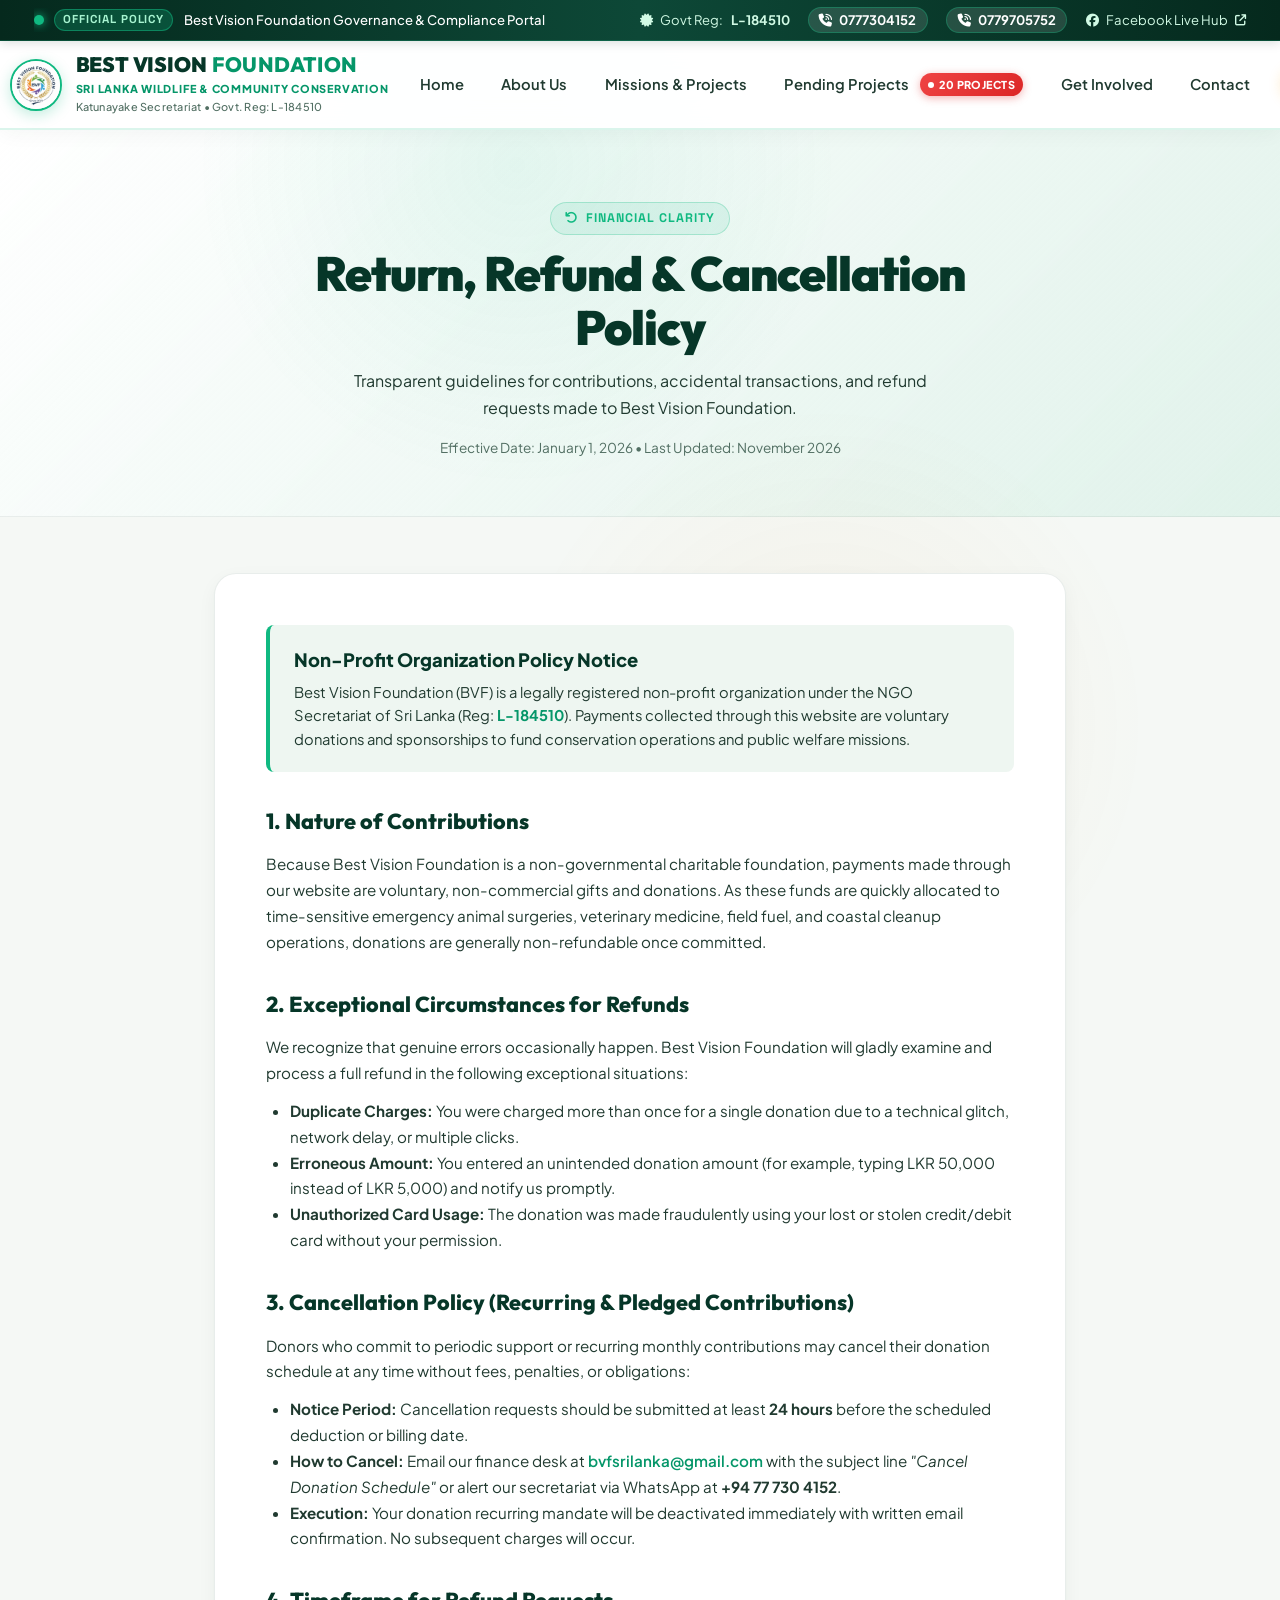
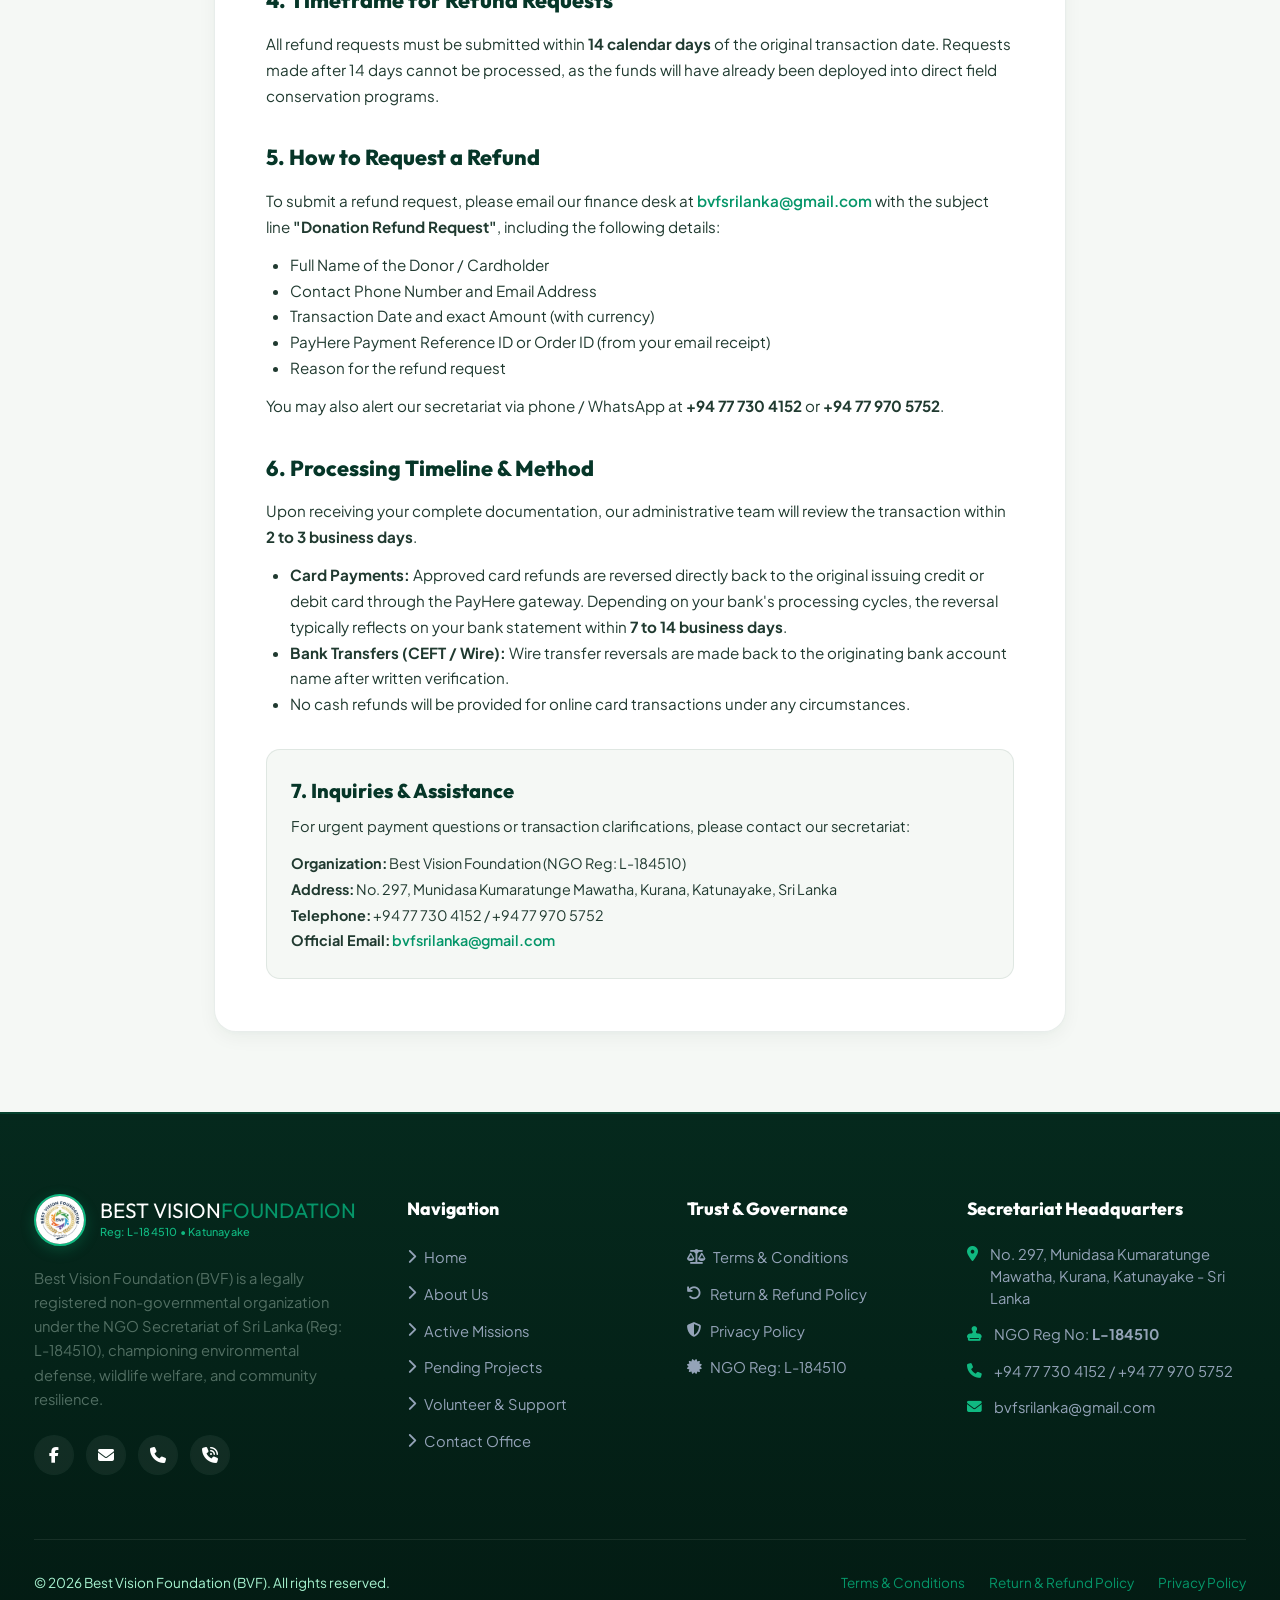
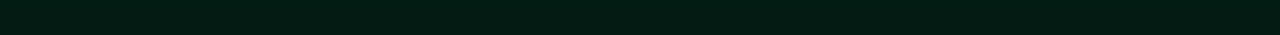
<file: refund-policy.html>
<!DOCTYPE html>
<html lang="en">
<head>
  <meta charset="UTF-8">
  <meta name="viewport" content="width=device-width, initial-scale=1.0">
  <title>Return, Refund &amp; Cancellation Policy | Best Vision Foundation</title>
  <meta name="description" content="Return, Refund, and Cancellation Policy for charitable donations made to Best Vision Foundation. NGO Reg: L-184510.">
  <link rel="icon" type="image/svg+xml" href="assets/images/favicon.svg">
  <link rel="stylesheet" href="https://cdnjs.cloudflare.com/ajax/libs/font-awesome/6.5.1/css/all.min.css">
  <link rel="stylesheet" href="assets/css/style.css?v=5.0">

  <!-- Immediate Theme Restore (Prevents Flash) -->
  <script>
    (function() {
      const saved = localStorage.getItem('bvf-theme');
      if (saved === 'dark') {
        document.documentElement.setAttribute('data-theme', 'dark');
      } else {
        document.documentElement.setAttribute('data-theme', 'light');
      }
    })();
  </script>
</head>
<body>

  <!-- Top Live Radar Dispatch Bar -->
  <div class="radar-notice-bar">
    <div class="container radar-content">
      <div class="radar-indicator">
        <span class="pulse-beacon"></span>
        <span class="radar-live-pill">OFFICIAL POLICY</span>
        <span class="radar-ticker-text">Best Vision Foundation Governance &amp; Compliance Portal</span>
      </div>
      <div class="radar-links">
        <span><i class="fa-solid fa-certificate"></i> Govt Reg: <strong>L-184510</strong></span>
        <a href="tel:+94777304152" class="topbar-hotline"><i class="fa-solid fa-phone-volume"></i> <strong>0777304152</strong></a>
        <a href="tel:+94779705752" class="topbar-hotline"><i class="fa-solid fa-phone-volume"></i> <strong>0779705752</strong></a>
        <a href="https://www.facebook.com/profile.php?id=100095383907228" target="_blank" rel="noopener noreferrer">
          <i class="fa-brands fa-facebook"></i> Facebook Live Hub <i class="fa-solid fa-arrow-up-right-from-square" style="font-size: 0.7rem;"></i>
        </a>
      </div>
    </div>
  </div>

  <!-- Main Navigation Header -->
  <header class="main-header" id="mainHeader">
    <div class="container navbar">
      <a href="index.html" class="brand-logo" aria-label="Best Vision Foundation Home">
        <img src="assets/images/bvf-logo-upgraded.png" alt="Best Vision Foundation Logo" class="brand-logo-img">
        <div class="brand-logo-text">
          <div class="brand-name">
            <span class="brand-bold">BEST VISION</span><span class="brand-green">FOUNDATION</span>
          </div>
          <div class="brand-tagline">SRI LANKA WILDLIFE &amp; COMMUNITY CONSERVATION</div>
          <div class="brand-sub">Katunayake Secretariat • Govt. Reg: L-184510</div>
        </div>
      </a>

      <nav>
        <ul class="nav-menu" id="navMenu">
          <li><a href="index.html" class="nav-link">Home</a></li>
          <li><a href="about.html" class="nav-link">About Us</a></li>
          <li><a href="projects.html" class="nav-link">Missions &amp; Projects</a></li>
          <li>
            <a href="pending-projects.html" class="nav-link">
              Pending Projects <span class="nav-urgent-pill"><span class="pill-dot"></span>20 Projects</span>
            </a>
          </li>
          <li><a href="get-involved.html" class="nav-link">Get Involved</a></li>
          <li><a href="contact.html" class="nav-link">Contact</a></li>
        </ul>
      </nav>

      <div class="nav-actions">
        <button type="button" class="btn qr-nav-pill" onclick="openDonationModal('Elephant Hospital &amp; Orphanage (Habarana / Minneriya / Anuradhapura)', 1)" title="Scan or Click to Donate $1 via Bank Transfer">
          <i class="fa-solid fa-qrcode"></i>
          <span>$1 QR Fund</span>
        </button>
        <button class="btn btn-header-donate btn-open-donation">
          <i class="fa-solid fa-heart"></i>
          <span>Donate Now</span>
        </button>
        <button class="mobile-toggle" id="mobileToggle" aria-label="Toggle navigation menu">
          <i class="fa-solid fa-bars"></i>
        </button>
      </div>
    </div>
  </header>

  <!-- Banner -->
  <section style="background: linear-gradient(135deg, var(--bg-surface) 0%, var(--emerald-soft) 100%); border-bottom: 1px solid var(--border-subtle); padding: 4.5rem 0 3.5rem;">
    <div class="container" style="text-align: center; max-width: 820px;">
      <span class="section-badge" style="margin-bottom: 0.75rem;">
        <i class="fa-solid fa-arrow-rotate-left"></i> Financial Clarity
      </span>
      <h1 class="hero-headline" style="font-size: clamp(2rem, 4.5vw, 3rem); margin-bottom: 0.75rem;">
        Return, Refund &amp; Cancellation Policy
      </h1>
      <p class="hero-subtext" style="margin: 0 auto; font-size: 1rem;">
        Transparent guidelines for contributions, accidental transactions, and refund requests made to Best Vision Foundation.
      </p>
      <div style="margin-top: 1rem; font-size: 0.85rem; color: var(--text-muted);">
        <span>Effective Date: January 1, 2026</span> • <span>Last Updated: November 2026</span>
      </div>
    </div>
  </section>

  <!-- Content Section -->
  <section class="section" style="padding: 3.5rem 0 5rem;">
    <div class="container" style="max-width: 900px;">
      <div style="background: var(--bg-card); border: 1px solid var(--border-subtle); border-radius: var(--radius-lg); padding: clamp(1.75rem, 4vw, 3.25rem); box-shadow: var(--shadow-card);">
        
        <!-- Organization Header Box -->
        <div style="background: var(--bg-subtle-green); border-left: 4px solid var(--emerald-neon); border-radius: var(--radius-sm); padding: 1.25rem 1.5rem; margin-bottom: 2rem;">
          <h3 style="font-size: 1.15rem; color: var(--forest-deep); margin-bottom: 0.35rem; font-weight: 800;">
            Non-Profit Organization Policy Notice
          </h3>
          <p style="font-size: 0.92rem; color: var(--text-slate); margin: 0; line-height: 1.6;">
            Best Vision Foundation (BVF) is a legally registered non-profit organization under the NGO Secretariat of Sri Lanka (Reg: <strong style="color: var(--emerald-vibrant);">L-184510</strong>). Payments collected through this website are voluntary donations and sponsorships to fund conservation operations and public welfare missions.
          </p>
        </div>

        <!-- Section 1 -->
        <div style="margin-bottom: 2rem;">
          <h2 style="font-family: var(--font-heading); font-size: 1.35rem; color: var(--forest-deep); margin-bottom: 0.75rem; font-weight: 800;">
            1. Nature of Contributions
          </h2>
          <p style="font-size: 0.95rem; line-height: 1.7; color: var(--text-slate); margin-bottom: 0.75rem;">
            Because Best Vision Foundation is a non-governmental charitable foundation, payments made through our website are voluntary, non-commercial gifts and donations. As these funds are quickly allocated to time-sensitive emergency animal surgeries, veterinary medicine, field fuel, and coastal cleanup operations, donations are generally non-refundable once committed.
          </p>
        </div>

        <!-- Section 2 -->
        <div style="margin-bottom: 2rem;">
          <h2 style="font-family: var(--font-heading); font-size: 1.35rem; color: var(--forest-deep); margin-bottom: 0.75rem; font-weight: 800;">
            2. Exceptional Circumstances for Refunds
          </h2>
          <p style="font-size: 0.95rem; line-height: 1.7; color: var(--text-slate); margin-bottom: 0.75rem;">
            We recognize that genuine errors occasionally happen. Best Vision Foundation will gladly examine and process a full refund in the following exceptional situations:
          </p>
          <ul style="padding-left: 1.5rem; font-size: 0.95rem; line-height: 1.7; color: var(--text-slate); margin-bottom: 0.75rem;">
            <li><strong>Duplicate Charges:</strong> You were charged more than once for a single donation due to a technical glitch, network delay, or multiple clicks.</li>
            <li><strong>Erroneous Amount:</strong> You entered an unintended donation amount (for example, typing LKR 50,000 instead of LKR 5,000) and notify us promptly.</li>
            <li><strong>Unauthorized Card Usage:</strong> The donation was made fraudulently using your lost or stolen credit/debit card without your permission.</li>
          </ul>
        </div>

        <!-- Section 3 -->
        <div style="margin-bottom: 2rem;">
          <h2 style="font-family: var(--font-heading); font-size: 1.35rem; color: var(--forest-deep); margin-bottom: 0.75rem; font-weight: 800;">
            3. Cancellation Policy (Recurring &amp; Pledged Contributions)
          </h2>
          <p style="font-size: 0.95rem; line-height: 1.7; color: var(--text-slate); margin-bottom: 0.75rem;">
            Donors who commit to periodic support or recurring monthly contributions may cancel their donation schedule at any time without fees, penalties, or obligations:
          </p>
          <ul style="padding-left: 1.5rem; font-size: 0.95rem; line-height: 1.7; color: var(--text-slate); margin-bottom: 0.75rem;">
            <li><strong>Notice Period:</strong> Cancellation requests should be submitted at least <strong>24 hours</strong> before the scheduled deduction or billing date.</li>
            <li><strong>How to Cancel:</strong> Email our finance desk at <a href="mailto:bvfsrilanka@gmail.com" style="color: var(--emerald-vibrant); font-weight: 600;">bvfsrilanka@gmail.com</a> with the subject line <em>"Cancel Donation Schedule"</em> or alert our secretariat via WhatsApp at <strong>+94 77 730 4152</strong>.</li>
            <li><strong>Execution:</strong> Your donation recurring mandate will be deactivated immediately with written email confirmation. No subsequent charges will occur.</li>
          </ul>
        </div>

        <!-- Section 4 -->
        <div style="margin-bottom: 2rem;">
          <h2 style="font-family: var(--font-heading); font-size: 1.35rem; color: var(--forest-deep); margin-bottom: 0.75rem; font-weight: 800;">
            4. Timeframe for Refund Requests
          </h2>
          <p style="font-size: 0.95rem; line-height: 1.7; color: var(--text-slate); margin-bottom: 0.75rem;">
            All refund requests must be submitted within <strong>14 calendar days</strong> of the original transaction date. Requests made after 14 days cannot be processed, as the funds will have already been deployed into direct field conservation programs.
          </p>
        </div>

        <!-- Section 5 -->
        <div style="margin-bottom: 2rem;">
          <h2 style="font-family: var(--font-heading); font-size: 1.35rem; color: var(--forest-deep); margin-bottom: 0.75rem; font-weight: 800;">
            5. How to Request a Refund
          </h2>
          <p style="font-size: 0.95rem; line-height: 1.7; color: var(--text-slate); margin-bottom: 0.75rem;">
            To submit a refund request, please email our finance desk at <a href="mailto:bvfsrilanka@gmail.com" style="color: var(--emerald-vibrant); font-weight: 600;">bvfsrilanka@gmail.com</a> with the subject line <strong>"Donation Refund Request"</strong>, including the following details:
          </p>
          <ul style="padding-left: 1.5rem; font-size: 0.95rem; line-height: 1.7; color: var(--text-slate); margin-bottom: 0.75rem;">
            <li>Full Name of the Donor / Cardholder</li>
            <li>Contact Phone Number and Email Address</li>
            <li>Transaction Date and exact Amount (with currency)</li>
            <li>PayHere Payment Reference ID or Order ID (from your email receipt)</li>
            <li>Reason for the refund request</li>
          </ul>
          <p style="font-size: 0.95rem; line-height: 1.7; color: var(--text-slate);">
            You may also alert our secretariat via phone / WhatsApp at <strong>+94 77 730 4152</strong> or <strong>+94 77 970 5752</strong>.
          </p>
        </div>

        <!-- Section 6 -->
        <div style="margin-bottom: 2rem;">
          <h2 style="font-family: var(--font-heading); font-size: 1.35rem; color: var(--forest-deep); margin-bottom: 0.75rem; font-weight: 800;">
            6. Processing Timeline &amp; Method
          </h2>
          <p style="font-size: 0.95rem; line-height: 1.7; color: var(--text-slate); margin-bottom: 0.75rem;">
            Upon receiving your complete documentation, our administrative team will review the transaction within <strong>2 to 3 business days</strong>.
          </p>
          <ul style="padding-left: 1.5rem; font-size: 0.95rem; line-height: 1.7; color: var(--text-slate); margin-bottom: 0.75rem;">
            <li><strong>Card Payments:</strong> Approved card refunds are reversed directly back to the original issuing credit or debit card through the PayHere gateway. Depending on your bank's processing cycles, the reversal typically reflects on your bank statement within <strong>7 to 14 business days</strong>.</li>
            <li><strong>Bank Transfers (CEFT / Wire):</strong> Wire transfer reversals are made back to the originating bank account name after written verification.</li>
            <li>No cash refunds will be provided for online card transactions under any circumstances.</li>
          </ul>
        </div>

        <!-- Section 7: Contact -->
        <div style="background: var(--bg-deep); border: 1px solid var(--border-subtle); border-radius: var(--radius-md); padding: 1.5rem;">
          <h2 style="font-family: var(--font-heading); font-size: 1.25rem; color: var(--forest-deep); margin-bottom: 0.5rem; font-weight: 800;">
            7. Inquiries &amp; Assistance
          </h2>
          <p style="font-size: 0.92rem; line-height: 1.6; color: var(--text-slate); margin-bottom: 0.75rem;">
            For urgent payment questions or transaction clarifications, please contact our secretariat:
          </p>
          <div style="font-size: 0.9rem; line-height: 1.8; color: var(--text-slate);">
            <div><strong>Organization:</strong> Best Vision Foundation (NGO Reg: L-184510)</div>
            <div><strong>Address:</strong> No. 297, Munidasa Kumaratunge Mawatha, Kurana, Katunayake, Sri Lanka</div>
            <div><strong>Telephone:</strong> +94 77 730 4152 / +94 77 970 5752</div>
            <div><strong>Official Email:</strong> <a href="mailto:bvfsrilanka@gmail.com" style="color: var(--emerald-vibrant); font-weight: 600;">bvfsrilanka@gmail.com</a></div>
          </div>
        </div>

      </div>
    </div>
  </section>

  <!-- Futuristic Footer -->
  <footer class="site-footer">
    <div class="container">
      <div class="footer-grid">
        <div class="footer-brand">
          <a href="index.html" class="brand-logo" style="margin-bottom: 1.25rem;">
            <img src="assets/images/bvf-logo-upgraded.png" alt="Best Vision Foundation Logo" class="brand-logo-img">
            <div class="brand-logo-text">
              <div class="brand-name">
                <span class="bold" style="color: #ffffff;">BEST VISION</span><span class="light">FOUNDATION</span>
              </div>
              <div class="brand-sub" style="color: var(--emerald-neon);">Reg: L-184510 • Katunayake</div>
            </div>
          </a>
          <p style="font-size: 0.92rem; line-height: 1.65; color: var(--text-muted); margin-bottom: 1.5rem;">
            Best Vision Foundation (BVF) is a legally registered non-governmental organization under the NGO Secretariat of Sri Lanka (Reg: L-184510), championing environmental defense, wildlife welfare, and community resilience.
          </p>
          <div style="display: flex; gap: 0.75rem;">
            <a href="https://www.facebook.com/profile.php?id=100095383907228" target="_blank" rel="noopener noreferrer" style="color: #ffffff; background: rgba(255, 255, 255, 0.06); width: 40px; height: 40px; border-radius: 50%; display: flex; align-items: center; justify-content: center; border: 1px solid var(--border-subtle);">
              <i class="fa-brands fa-facebook-f"></i>
            </a>
            <a href="mailto:bvfsrilanka@gmail.com" style="color: #ffffff; background: rgba(255, 255, 255, 0.06); width: 40px; height: 40px; border-radius: 50%; display: flex; align-items: center; justify-content: center; border: 1px solid var(--border-subtle);">
              <i class="fa-solid fa-envelope"></i>
            </a>
            <a href="tel:+94777304152" title="Call Primary Hotline: 0777304152" style="color: #ffffff; background: rgba(255, 255, 255, 0.06); width: 40px; height: 40px; border-radius: 50%; display: flex; align-items: center; justify-content: center; border: 1px solid var(--border-subtle);">
              <i class="fa-solid fa-phone"></i>
            </a>
            <a href="tel:+94779705752" title="Call Secondary Hotline: 0779705752" style="color: #ffffff; background: rgba(255, 255, 255, 0.06); width: 40px; height: 40px; border-radius: 50%; display: flex; align-items: center; justify-content: center; border: 1px solid var(--border-subtle);">
              <i class="fa-solid fa-phone-volume"></i>
            </a>
          </div>
        </div>

        <div>
          <h4 class="footer-heading">Navigation</h4>
          <ul class="footer-links">
            <li><a href="index.html"><i class="fa-solid fa-chevron-right"></i> Home</a></li>
            <li><a href="about.html"><i class="fa-solid fa-chevron-right"></i> About Us</a></li>
            <li><a href="projects.html"><i class="fa-solid fa-chevron-right"></i> Active Missions</a></li>
            <li><a href="pending-projects.html"><i class="fa-solid fa-chevron-right"></i> Pending Projects</a></li>
            <li><a href="get-involved.html"><i class="fa-solid fa-chevron-right"></i> Volunteer &amp; Support</a></li>
            <li><a href="contact.html"><i class="fa-solid fa-chevron-right"></i> Contact Office</a></li>
          </ul>
        </div>

        <div>
          <h4 class="footer-heading">Trust &amp; Governance</h4>
          <ul class="footer-links">
            <li><a href="terms.html"><i class="fa-solid fa-scale-balanced"></i> Terms &amp; Conditions</a></li>
            <li><a href="refund-policy.html"><i class="fa-solid fa-arrow-rotate-left"></i> Return &amp; Refund Policy</a></li>
            <li><a href="privacy-policy.html"><i class="fa-solid fa-shield-halved"></i> Privacy Policy</a></li>
            <li><a href="about.html#governance"><i class="fa-solid fa-certificate"></i> NGO Reg: L-184510</a></li>
          </ul>
        </div>

        <div>
          <h4 class="footer-heading">Secretariat Headquarters</h4>
          <div class="footer-contact-item">
            <i class="fa-solid fa-location-dot"></i>
            <span>No. 297, Munidasa Kumaratunge Mawatha, Kurana, Katunayake - Sri Lanka</span>
          </div>
          <div class="footer-contact-item">
            <i class="fa-solid fa-stamp"></i>
            <span>NGO Reg No: <strong>L-184510</strong></span>
          </div>
          <div class="footer-contact-item">
            <i class="fa-solid fa-phone"></i>
            <span><a href="tel:+94777304152" style="color: inherit;">+94 77 730 4152</a> / <a href="tel:+94779705752" style="color: inherit;">+94 77 970 5752</a></span>
          </div>
          <div class="footer-contact-item">
            <i class="fa-solid fa-envelope"></i>
            <span>bvfsrilanka@gmail.com</span>
          </div>
        </div>
      </div>

      <div class="footer-bottom">
        <div>
          &copy; 2026 Best Vision Foundation (BVF). All rights reserved.
        </div>
        <div style="display: flex; gap: 1.5rem; flex-wrap: wrap;">
          <a href="terms.html">Terms &amp; Conditions</a>
          <a href="refund-policy.html">Return &amp; Refund Policy</a>
          <a href="privacy-policy.html">Privacy Policy</a>
        </div>
      </div>
    </div>
  </footer>

  <!-- Main JavaScript Engine -->
  <script src="assets/js/main.js?v=5.0"></script>
</body>
</html>
</file>
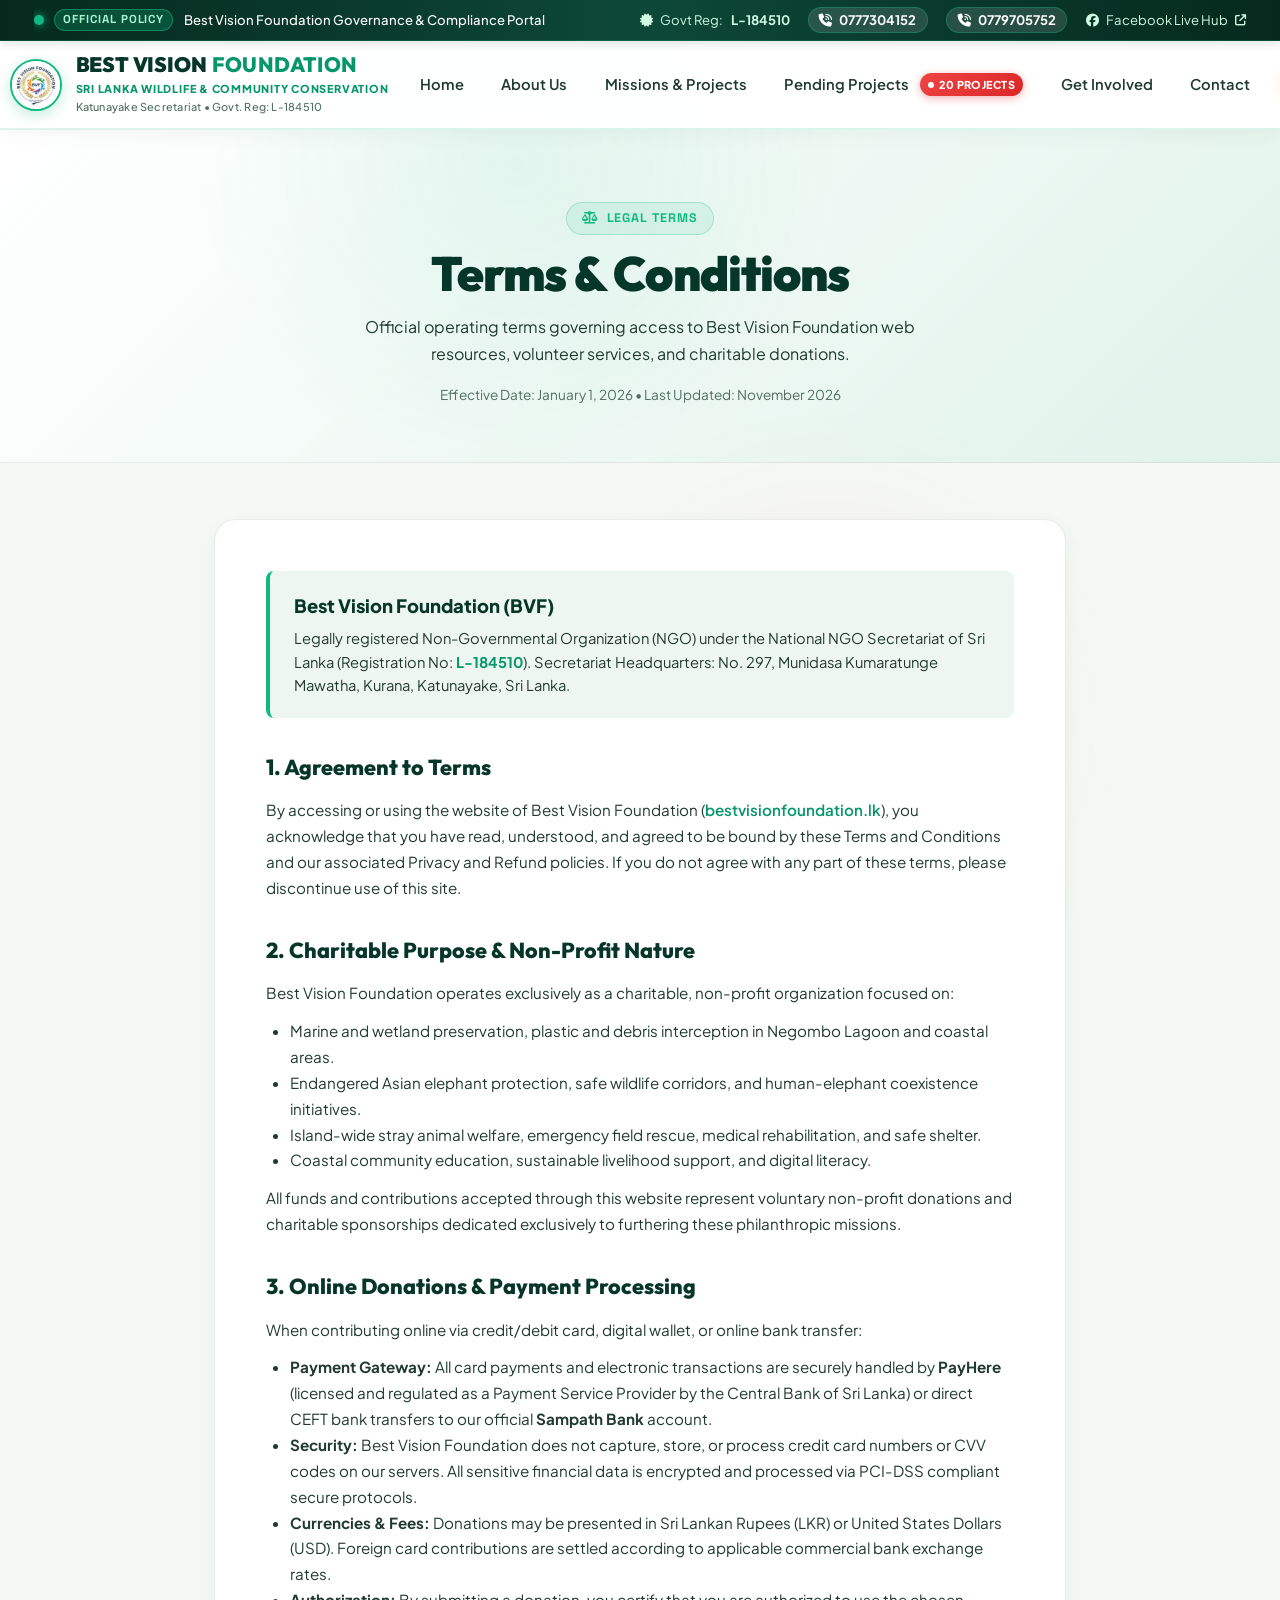
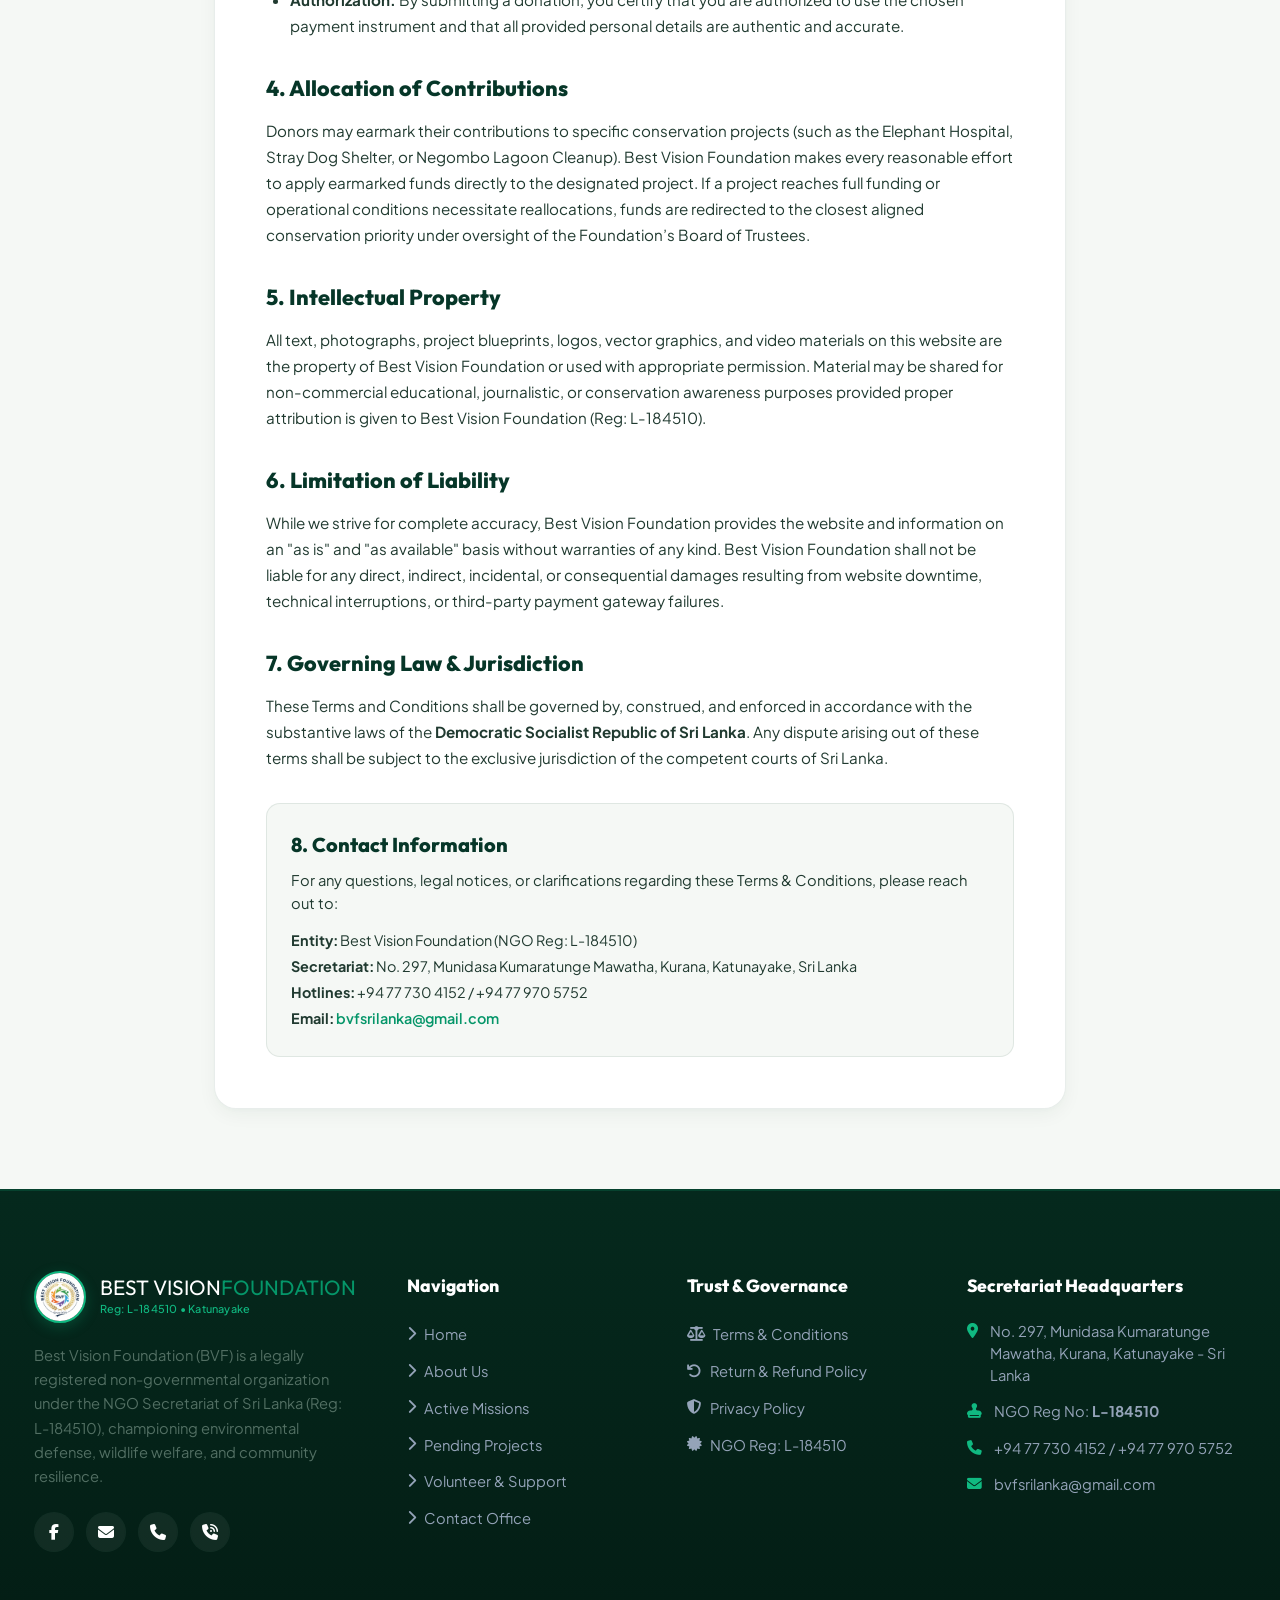
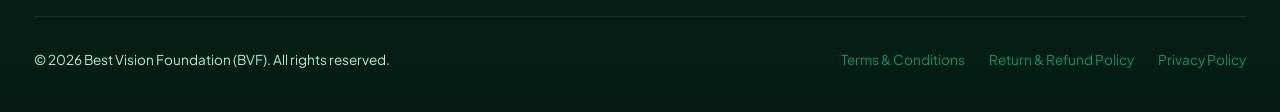
<file: terms.html>
<!DOCTYPE html>
<html lang="en">
<head>
  <meta charset="UTF-8">
  <meta name="viewport" content="width=device-width, initial-scale=1.0">
  <title>Terms &amp; Conditions | Best Vision Foundation</title>
  <meta name="description" content="Terms and Conditions governing the use of Best Vision Foundation website and online charitable donation processing. NGO Reg: L-184510.">
  <link rel="icon" type="image/svg+xml" href="assets/images/favicon.svg">
  <link rel="stylesheet" href="https://cdnjs.cloudflare.com/ajax/libs/font-awesome/6.5.1/css/all.min.css">
  <link rel="stylesheet" href="assets/css/style.css?v=5.0">

  <!-- Immediate Theme Restore (Prevents Flash) -->
  <script>
    (function() {
      const saved = localStorage.getItem('bvf-theme');
      if (saved === 'dark') {
        document.documentElement.setAttribute('data-theme', 'dark');
      } else {
        document.documentElement.setAttribute('data-theme', 'light');
      }
    })();
  </script>
</head>
<body>

  <!-- Top Live Radar Dispatch Bar -->
  <div class="radar-notice-bar">
    <div class="container radar-content">
      <div class="radar-indicator">
        <span class="pulse-beacon"></span>
        <span class="radar-live-pill">OFFICIAL POLICY</span>
        <span class="radar-ticker-text">Best Vision Foundation Governance &amp; Compliance Portal</span>
      </div>
      <div class="radar-links">
        <span><i class="fa-solid fa-certificate"></i> Govt Reg: <strong>L-184510</strong></span>
        <a href="tel:+94777304152" class="topbar-hotline"><i class="fa-solid fa-phone-volume"></i> <strong>0777304152</strong></a>
        <a href="tel:+94779705752" class="topbar-hotline"><i class="fa-solid fa-phone-volume"></i> <strong>0779705752</strong></a>
        <a href="https://www.facebook.com/profile.php?id=100095383907228" target="_blank" rel="noopener noreferrer">
          <i class="fa-brands fa-facebook"></i> Facebook Live Hub <i class="fa-solid fa-arrow-up-right-from-square" style="font-size: 0.7rem;"></i>
        </a>
      </div>
    </div>
  </div>

  <!-- Main Navigation Header -->
  <header class="main-header" id="mainHeader">
    <div class="container navbar">
      <a href="index.html" class="brand-logo" aria-label="Best Vision Foundation Home">
        <img src="assets/images/bvf-logo-upgraded.png" alt="Best Vision Foundation Logo" class="brand-logo-img">
        <div class="brand-logo-text">
          <div class="brand-name">
            <span class="brand-bold">BEST VISION</span><span class="brand-green">FOUNDATION</span>
          </div>
          <div class="brand-tagline">SRI LANKA WILDLIFE &amp; COMMUNITY CONSERVATION</div>
          <div class="brand-sub">Katunayake Secretariat • Govt. Reg: L-184510</div>
        </div>
      </a>

      <nav>
        <ul class="nav-menu" id="navMenu">
          <li><a href="index.html" class="nav-link">Home</a></li>
          <li><a href="about.html" class="nav-link">About Us</a></li>
          <li><a href="projects.html" class="nav-link">Missions &amp; Projects</a></li>
          <li>
            <a href="pending-projects.html" class="nav-link">
              Pending Projects <span class="nav-urgent-pill"><span class="pill-dot"></span>20 Projects</span>
            </a>
          </li>
          <li><a href="get-involved.html" class="nav-link">Get Involved</a></li>
          <li><a href="contact.html" class="nav-link">Contact</a></li>
        </ul>
      </nav>

      <div class="nav-actions">
        <button type="button" class="btn qr-nav-pill" onclick="openDonationModal('Elephant Hospital &amp; Orphanage (Habarana / Minneriya / Anuradhapura)', 1)" title="Scan or Click to Donate $1 via Bank Transfer">
          <i class="fa-solid fa-qrcode"></i>
          <span>$1 QR Fund</span>
        </button>
        <button class="btn btn-header-donate btn-open-donation">
          <i class="fa-solid fa-heart"></i>
          <span>Donate Now</span>
        </button>
        <button class="mobile-toggle" id="mobileToggle" aria-label="Toggle navigation menu">
          <i class="fa-solid fa-bars"></i>
        </button>
      </div>
    </div>
  </header>

  <!-- Banner -->
  <section style="background: linear-gradient(135deg, var(--bg-surface) 0%, var(--emerald-soft) 100%); border-bottom: 1px solid var(--border-subtle); padding: 4.5rem 0 3.5rem;">
    <div class="container" style="text-align: center; max-width: 820px;">
      <span class="section-badge" style="margin-bottom: 0.75rem;">
        <i class="fa-solid fa-scale-balanced"></i> Legal Terms
      </span>
      <h1 class="hero-headline" style="font-size: clamp(2rem, 4.5vw, 3rem); margin-bottom: 0.75rem;">
        Terms &amp; Conditions
      </h1>
      <p class="hero-subtext" style="margin: 0 auto; font-size: 1rem;">
        Official operating terms governing access to Best Vision Foundation web resources, volunteer services, and charitable donations.
      </p>
      <div style="margin-top: 1rem; font-size: 0.85rem; color: var(--text-muted);">
        <span>Effective Date: January 1, 2026</span> • <span>Last Updated: November 2026</span>
      </div>
    </div>
  </section>

  <!-- Content Section -->
  <section class="section" style="padding: 3.5rem 0 5rem;">
    <div class="container" style="max-width: 900px;">
      <div style="background: var(--bg-card); border: 1px solid var(--border-subtle); border-radius: var(--radius-lg); padding: clamp(1.75rem, 4vw, 3.25rem); box-shadow: var(--shadow-card);">
        
        <!-- Organization Header Box -->
        <div style="background: var(--bg-subtle-green); border-left: 4px solid var(--emerald-neon); border-radius: var(--radius-sm); padding: 1.25rem 1.5rem; margin-bottom: 2rem;">
          <h3 style="font-size: 1.15rem; color: var(--forest-deep); margin-bottom: 0.35rem; font-weight: 800;">
            Best Vision Foundation (BVF)
          </h3>
          <p style="font-size: 0.92rem; color: var(--text-slate); margin: 0; line-height: 1.6;">
            Legally registered Non-Governmental Organization (NGO) under the National NGO Secretariat of Sri Lanka (Registration No: <strong style="color: var(--emerald-vibrant);">L-184510</strong>). Secretariat Headquarters: No. 297, Munidasa Kumaratunge Mawatha, Kurana, Katunayake, Sri Lanka.
          </p>
        </div>

        <!-- Section 1 -->
        <div style="margin-bottom: 2rem;">
          <h2 style="font-family: var(--font-heading); font-size: 1.35rem; color: var(--forest-deep); margin-bottom: 0.75rem; font-weight: 800;">
            1. Agreement to Terms
          </h2>
          <p style="font-size: 0.95rem; line-height: 1.7; color: var(--text-slate); margin-bottom: 0.75rem;">
            By accessing or using the website of Best Vision Foundation (<a href="index.html" style="color: var(--emerald-vibrant); font-weight: 600;">bestvisionfoundation.lk</a>), you acknowledge that you have read, understood, and agreed to be bound by these Terms and Conditions and our associated Privacy and Refund policies. If you do not agree with any part of these terms, please discontinue use of this site.
          </p>
        </div>

        <!-- Section 2 -->
        <div style="margin-bottom: 2rem;">
          <h2 style="font-family: var(--font-heading); font-size: 1.35rem; color: var(--forest-deep); margin-bottom: 0.75rem; font-weight: 800;">
            2. Charitable Purpose &amp; Non-Profit Nature
          </h2>
          <p style="font-size: 0.95rem; line-height: 1.7; color: var(--text-slate); margin-bottom: 0.75rem;">
            Best Vision Foundation operates exclusively as a charitable, non-profit organization focused on:
          </p>
          <ul style="padding-left: 1.5rem; font-size: 0.95rem; line-height: 1.7; color: var(--text-slate); margin-bottom: 0.75rem;">
            <li>Marine and wetland preservation, plastic and debris interception in Negombo Lagoon and coastal areas.</li>
            <li>Endangered Asian elephant protection, safe wildlife corridors, and human-elephant coexistence initiatives.</li>
            <li>Island-wide stray animal welfare, emergency field rescue, medical rehabilitation, and safe shelter.</li>
            <li>Coastal community education, sustainable livelihood support, and digital literacy.</li>
          </ul>
          <p style="font-size: 0.95rem; line-height: 1.7; color: var(--text-slate);">
            All funds and contributions accepted through this website represent voluntary non-profit donations and charitable sponsorships dedicated exclusively to furthering these philanthropic missions.
          </p>
        </div>

        <!-- Section 3 -->
        <div style="margin-bottom: 2rem;">
          <h2 style="font-family: var(--font-heading); font-size: 1.35rem; color: var(--forest-deep); margin-bottom: 0.75rem; font-weight: 800;">
            3. Online Donations &amp; Payment Processing
          </h2>
          <p style="font-size: 0.95rem; line-height: 1.7; color: var(--text-slate); margin-bottom: 0.75rem;">
            When contributing online via credit/debit card, digital wallet, or online bank transfer:
          </p>
          <ul style="padding-left: 1.5rem; font-size: 0.95rem; line-height: 1.7; color: var(--text-slate); margin-bottom: 0.75rem;">
            <li><strong>Payment Gateway:</strong> All card payments and electronic transactions are securely handled by <strong>PayHere</strong> (licensed and regulated as a Payment Service Provider by the Central Bank of Sri Lanka) or direct CEFT bank transfers to our official <strong>Sampath Bank</strong> account.</li>
            <li><strong>Security:</strong> Best Vision Foundation does not capture, store, or process credit card numbers or CVV codes on our servers. All sensitive financial data is encrypted and processed via PCI-DSS compliant secure protocols.</li>
            <li><strong>Currencies &amp; Fees:</strong> Donations may be presented in Sri Lankan Rupees (LKR) or United States Dollars (USD). Foreign card contributions are settled according to applicable commercial bank exchange rates.</li>
            <li><strong>Authorization:</strong> By submitting a donation, you certify that you are authorized to use the chosen payment instrument and that all provided personal details are authentic and accurate.</li>
          </ul>
        </div>

        <!-- Section 4 -->
        <div style="margin-bottom: 2rem;">
          <h2 style="font-family: var(--font-heading); font-size: 1.35rem; color: var(--forest-deep); margin-bottom: 0.75rem; font-weight: 800;">
            4. Allocation of Contributions
          </h2>
          <p style="font-size: 0.95rem; line-height: 1.7; color: var(--text-slate); margin-bottom: 0.75rem;">
            Donors may earmark their contributions to specific conservation projects (such as the Elephant Hospital, Stray Dog Shelter, or Negombo Lagoon Cleanup). Best Vision Foundation makes every reasonable effort to apply earmarked funds directly to the designated project. If a project reaches full funding or operational conditions necessitate reallocations, funds are redirected to the closest aligned conservation priority under oversight of the Foundation’s Board of Trustees.
          </p>
        </div>

        <!-- Section 5 -->
        <div style="margin-bottom: 2rem;">
          <h2 style="font-family: var(--font-heading); font-size: 1.35rem; color: var(--forest-deep); margin-bottom: 0.75rem; font-weight: 800;">
            5. Intellectual Property
          </h2>
          <p style="font-size: 0.95rem; line-height: 1.7; color: var(--text-slate); margin-bottom: 0.75rem;">
            All text, photographs, project blueprints, logos, vector graphics, and video materials on this website are the property of Best Vision Foundation or used with appropriate permission. Material may be shared for non-commercial educational, journalistic, or conservation awareness purposes provided proper attribution is given to Best Vision Foundation (Reg: L-184510).
          </p>
        </div>

        <!-- Section 6 -->
        <div style="margin-bottom: 2rem;">
          <h2 style="font-family: var(--font-heading); font-size: 1.35rem; color: var(--forest-deep); margin-bottom: 0.75rem; font-weight: 800;">
            6. Limitation of Liability
          </h2>
          <p style="font-size: 0.95rem; line-height: 1.7; color: var(--text-slate); margin-bottom: 0.75rem;">
            While we strive for complete accuracy, Best Vision Foundation provides the website and information on an "as is" and "as available" basis without warranties of any kind. Best Vision Foundation shall not be liable for any direct, indirect, incidental, or consequential damages resulting from website downtime, technical interruptions, or third-party payment gateway failures.
          </p>
        </div>

        <!-- Section 7 -->
        <div style="margin-bottom: 2rem;">
          <h2 style="font-family: var(--font-heading); font-size: 1.35rem; color: var(--forest-deep); margin-bottom: 0.75rem; font-weight: 800;">
            7. Governing Law &amp; Jurisdiction
          </h2>
          <p style="font-size: 0.95rem; line-height: 1.7; color: var(--text-slate); margin-bottom: 0.75rem;">
            These Terms and Conditions shall be governed by, construed, and enforced in accordance with the substantive laws of the <strong>Democratic Socialist Republic of Sri Lanka</strong>. Any dispute arising out of these terms shall be subject to the exclusive jurisdiction of the competent courts of Sri Lanka.
          </p>
        </div>

        <!-- Section 8: Contact -->
        <div style="background: var(--bg-deep); border: 1px solid var(--border-subtle); border-radius: var(--radius-md); padding: 1.5rem;">
          <h2 style="font-family: var(--font-heading); font-size: 1.25rem; color: var(--forest-deep); margin-bottom: 0.5rem; font-weight: 800;">
            8. Contact Information
          </h2>
          <p style="font-size: 0.92rem; line-height: 1.6; color: var(--text-slate); margin-bottom: 0.75rem;">
            For any questions, legal notices, or clarifications regarding these Terms &amp; Conditions, please reach out to:
          </p>
          <div style="font-size: 0.9rem; line-height: 1.8; color: var(--text-slate);">
            <div><strong>Entity:</strong> Best Vision Foundation (NGO Reg: L-184510)</div>
            <div><strong>Secretariat:</strong> No. 297, Munidasa Kumaratunge Mawatha, Kurana, Katunayake, Sri Lanka</div>
            <div><strong>Hotlines:</strong> +94 77 730 4152 / +94 77 970 5752</div>
            <div><strong>Email:</strong> <a href="mailto:bvfsrilanka@gmail.com" style="color: var(--emerald-vibrant); font-weight: 600;">bvfsrilanka@gmail.com</a></div>
          </div>
        </div>

      </div>
    </div>
  </section>

  <!-- Futuristic Footer -->
  <footer class="site-footer">
    <div class="container">
      <div class="footer-grid">
        <div class="footer-brand">
          <a href="index.html" class="brand-logo" style="margin-bottom: 1.25rem;">
            <img src="assets/images/bvf-logo-upgraded.png" alt="Best Vision Foundation Logo" class="brand-logo-img">
            <div class="brand-logo-text">
              <div class="brand-name">
                <span class="bold" style="color: #ffffff;">BEST VISION</span><span class="light">FOUNDATION</span>
              </div>
              <div class="brand-sub" style="color: var(--emerald-neon);">Reg: L-184510 • Katunayake</div>
            </div>
          </a>
          <p style="font-size: 0.92rem; line-height: 1.65; color: var(--text-muted); margin-bottom: 1.5rem;">
            Best Vision Foundation (BVF) is a legally registered non-governmental organization under the NGO Secretariat of Sri Lanka (Reg: L-184510), championing environmental defense, wildlife welfare, and community resilience.
          </p>
          <div style="display: flex; gap: 0.75rem;">
            <a href="https://www.facebook.com/profile.php?id=100095383907228" target="_blank" rel="noopener noreferrer" style="color: #ffffff; background: rgba(255, 255, 255, 0.06); width: 40px; height: 40px; border-radius: 50%; display: flex; align-items: center; justify-content: center; border: 1px solid var(--border-subtle);">
              <i class="fa-brands fa-facebook-f"></i>
            </a>
            <a href="mailto:bvfsrilanka@gmail.com" style="color: #ffffff; background: rgba(255, 255, 255, 0.06); width: 40px; height: 40px; border-radius: 50%; display: flex; align-items: center; justify-content: center; border: 1px solid var(--border-subtle);">
              <i class="fa-solid fa-envelope"></i>
            </a>
            <a href="tel:+94777304152" title="Call Primary Hotline: 0777304152" style="color: #ffffff; background: rgba(255, 255, 255, 0.06); width: 40px; height: 40px; border-radius: 50%; display: flex; align-items: center; justify-content: center; border: 1px solid var(--border-subtle);">
              <i class="fa-solid fa-phone"></i>
            </a>
            <a href="tel:+94779705752" title="Call Secondary Hotline: 0779705752" style="color: #ffffff; background: rgba(255, 255, 255, 0.06); width: 40px; height: 40px; border-radius: 50%; display: flex; align-items: center; justify-content: center; border: 1px solid var(--border-subtle);">
              <i class="fa-solid fa-phone-volume"></i>
            </a>
          </div>
        </div>

        <div>
          <h4 class="footer-heading">Navigation</h4>
          <ul class="footer-links">
            <li><a href="index.html"><i class="fa-solid fa-chevron-right"></i> Home</a></li>
            <li><a href="about.html"><i class="fa-solid fa-chevron-right"></i> About Us</a></li>
            <li><a href="projects.html"><i class="fa-solid fa-chevron-right"></i> Active Missions</a></li>
            <li><a href="pending-projects.html"><i class="fa-solid fa-chevron-right"></i> Pending Projects</a></li>
            <li><a href="get-involved.html"><i class="fa-solid fa-chevron-right"></i> Volunteer &amp; Support</a></li>
            <li><a href="contact.html"><i class="fa-solid fa-chevron-right"></i> Contact Office</a></li>
          </ul>
        </div>

        <div>
          <h4 class="footer-heading">Trust &amp; Governance</h4>
          <ul class="footer-links">
            <li><a href="terms.html"><i class="fa-solid fa-scale-balanced"></i> Terms &amp; Conditions</a></li>
            <li><a href="refund-policy.html"><i class="fa-solid fa-arrow-rotate-left"></i> Return &amp; Refund Policy</a></li>
            <li><a href="privacy-policy.html"><i class="fa-solid fa-shield-halved"></i> Privacy Policy</a></li>
            <li><a href="about.html#governance"><i class="fa-solid fa-certificate"></i> NGO Reg: L-184510</a></li>
          </ul>
        </div>

        <div>
          <h4 class="footer-heading">Secretariat Headquarters</h4>
          <div class="footer-contact-item">
            <i class="fa-solid fa-location-dot"></i>
            <span>No. 297, Munidasa Kumaratunge Mawatha, Kurana, Katunayake - Sri Lanka</span>
          </div>
          <div class="footer-contact-item">
            <i class="fa-solid fa-stamp"></i>
            <span>NGO Reg No: <strong>L-184510</strong></span>
          </div>
          <div class="footer-contact-item">
            <i class="fa-solid fa-phone"></i>
            <span><a href="tel:+94777304152" style="color: inherit;">+94 77 730 4152</a> / <a href="tel:+94779705752" style="color: inherit;">+94 77 970 5752</a></span>
          </div>
          <div class="footer-contact-item">
            <i class="fa-solid fa-envelope"></i>
            <span>bvfsrilanka@gmail.com</span>
          </div>
        </div>
      </div>

      <div class="footer-bottom">
        <div>
          &copy; 2026 Best Vision Foundation (BVF). All rights reserved.
        </div>
        <div style="display: flex; gap: 1.5rem; flex-wrap: wrap;">
          <a href="terms.html">Terms &amp; Conditions</a>
          <a href="refund-policy.html">Return &amp; Refund Policy</a>
          <a href="privacy-policy.html">Privacy Policy</a>
        </div>
      </div>
    </div>
  </footer>

  <!-- Main JavaScript Engine -->
  <script src="assets/js/main.js?v=5.0"></script>
</body>
</html>
</file>
<file: assets/css/style.css>
/* ==========================================================
   BEST VISION FOUNDATION (BVF) - SIGNATURE BIOPHILIC PLATFORM
   Exclusive Living Canopy Green Theme & Real-Time Action System
   NGO Reg: L-184510 | Negombo, Western Province, Sri Lanka
   ========================================================== */

@import url('https://fonts.googleapis.com/css2?family=Plus+Jakarta+Sans:wght@300;400;500;600;700;800&family=Outfit:wght@400;500;600;700;800;900&family=Space+Grotesk:wght@500;700&display=swap');

:root {
  /* 🌿 Exclusive Living Canopy Green Theme (Unified Nature Palette) */
  --bg-deep: #f5f8f5;              /* Morning Mist Canvas */
  --bg-surface: #ffffff;           /* Radiant Clean Surface */
  --bg-card: #ffffff;
  --bg-card-hover: #ffffff;
  --bg-glass: rgba(255, 255, 255, 0.94);
  --bg-subtle-green: #eef6f1;      /* Soft Sage Wash */

  /* Deep Forest Hierarchy */
  --forest-deep: #063628;          /* Ancient Rainforest Pine - Authority & Contrast */
  --forest-dark: #0a4d3a;          /* Rich Foliage Shade */
  --emerald-vibrant: #059669;      /* Pure Chlorophyll Leaf Green */
  --emerald-neon: #10b981;         /* Ceylon Vibrant Palm Green */
  --emerald-soft: rgba(16, 185, 129, 0.09);
  --emerald-glow: rgba(16, 185, 129, 0.22);
  --mint-bright: #34d399;          /* Young Shoot Accent */

  /* Sunlit Ceylon Earth & Marine Waterways */
  --amber-solar: #d97706;          /* Ceylon Sunlit Amber */
  --amber-warm: #f59e0b;           /* Vibrant Amber Gold */
  --amber-soft: rgba(217, 119, 6, 0.10);
  --amber-glow: rgba(245, 158, 11, 0.25);
  --cyan-neon: #0284c7;           /* Negombo Coastal Lagoon Blue */
  --cyan-glow: rgba(2, 132, 199, 0.20);
  --cyan-soft: rgba(2, 132, 199, 0.09);
  --crisis-red: #dc2626;           /* Urgent Wildlife Hazard Red */

  /* Typography Colors (High Contrast & Biophilic Elegance) */
  --text-white: #063628;           /* High-contrast headings in deep noble forest */
  --text-heading: #063628;
  --text-slate: #203a30;           /* Rich botanical slate body copy */
  --text-muted: #526f63;           /* Secondary / timestamp / metadata */
  --border-subtle: rgba(6, 54, 40, 0.09);
  --border-neon: rgba(16, 185, 129, 0.26);

  /* Typography Families */
  --font-heading: 'Outfit', -apple-system, BlinkMacSystemFont, sans-serif;
  --font-body: 'Plus Jakarta Sans', -apple-system, BlinkMacSystemFont, sans-serif;
  --font-mono: 'Space Grotesk', monospace;

  /* Shadows & Radius */
  --glow-emerald: 0 8px 24px rgba(16, 185, 129, 0.20);
  --glow-cyan: 0 8px 24px rgba(2, 132, 199, 0.15);
  --shadow-card: 0 6px 20px -2px rgba(6, 54, 40, 0.06), 0 2px 6px -1px rgba(16, 185, 129, 0.03);
  --shadow-lg: 0 16px 36px -4px rgba(6, 54, 40, 0.10), 0 6px 14px -2px rgba(16, 185, 129, 0.05);

  --radius-sm: 8px;
  --radius-md: 14px;
  --radius-lg: 22px;
  --radius-full: 9999px;

  --transition-fast: 0.2s cubic-bezier(0.16, 1, 0.3, 1);
  --transition-smooth: 0.35s cubic-bezier(0.16, 1, 0.3, 1);
}

*, *::before, *::after {
  box-sizing: border-box;
  margin: 0;
  padding: 0;
}

html {
  scroll-behavior: smooth;
  font-size: 16px;
  background-color: var(--bg-deep);
  overflow-x: hidden;
  max-width: 100%;
}

body {
  font-family: var(--font-body);
  background-color: var(--bg-deep);
  color: var(--text-slate);
  line-height: 1.65;
  -webkit-font-smoothing: antialiased;
  overflow-x: hidden;
  max-width: 100%;
  position: relative;
  transition: background-color var(--transition-smooth), color var(--transition-smooth);
}

/* Background Ambient Living Light */
body::before {
  content: '';
  position: fixed;
  top: -160px;
  left: 15%;
  width: 650px;
  height: 650px;
  background: radial-gradient(circle, rgba(16, 185, 129, 0.08) 0%, transparent 70%);
  pointer-events: none;
  z-index: 0;
}

body::after {
  content: '';
  position: fixed;
  bottom: -150px;
  right: 10%;
  width: 650px;
  height: 650px;
  background: radial-gradient(circle, rgba(217, 119, 6, 0.06) 0%, transparent 70%);
  pointer-events: none;
  z-index: 0;
}

a {
  color: var(--emerald-vibrant);
  text-decoration: none;
  transition: var(--transition-fast);
}

a:hover {
  color: var(--forest-deep);
}

img, svg {
  display: block;
  max-width: 100%;
  height: auto;
}

.container {
  width: 100%;
  max-width: 1260px;
  margin-left: auto;
  margin-right: auto;
  padding-left: 1.5rem;
  padding-right: 1.5rem;
  position: relative;
  z-index: 1;
}

/* ==========================================================
   Header & Live Radar Status Bar
   ========================================================== */
.radar-notice-bar {
  background: linear-gradient(90deg, #05291d 0%, #0d4837 50%, #05291d 100%);
  border-bottom: 1px solid rgba(16, 185, 129, 0.25);
  padding: 0.45rem 0;
  font-size: 0.82rem;
  color: #d1fae5;
  position: relative;
  z-index: 1001;
  box-shadow: 0 2px 10px rgba(5, 41, 29, 0.15);
  overflow: hidden;
  line-height: 1.35;
}

.radar-content {
  display: flex;
  justify-content: space-between;
  align-items: center;
  flex-wrap: nowrap !important;
  gap: 1.25rem;
  width: 100%;
}

.radar-indicator {
  display: flex;
  align-items: center;
  gap: 0.65rem;
  font-size: 0.82rem;
  font-weight: 600;
  color: #ecfdf5;
  min-height: 24px;
  min-width: 0;
  flex: 1 1 auto;
  overflow: hidden;
  white-space: nowrap;
}

.pulse-beacon {
  width: 10px;
  height: 10px;
  border-radius: 50%;
  background-color: #10b981;
  box-shadow: 0 0 10px #10b981;
  animation: radarPulse 2s infinite;
  flex-shrink: 0;
}

@keyframes radarPulse {
  0% { transform: scale(0.95); box-shadow: 0 0 0 0 rgba(16, 185, 129, 0.8); }
  70% { transform: scale(1.2); box-shadow: 0 0 0 8px rgba(16, 185, 129, 0); }
  100% { transform: scale(0.95); box-shadow: 0 0 0 0 rgba(16, 185, 129, 0); }
}

.radar-live-pill {
  background: rgba(16, 185, 129, 0.25);
  border: 1px solid rgba(16, 185, 129, 0.5);
  color: #a7f3d0;
  font-family: var(--font-mono);
  font-size: 0.72rem;
  font-weight: 800;
  letter-spacing: 0.08em;
  padding: 0.15rem 0.5rem;
  border-radius: var(--radius-full);
  text-transform: uppercase;
  flex-shrink: 0;
}

.radar-ticker-text {
  color: #ffffff;
  font-weight: 500;
  white-space: nowrap;
  overflow: hidden;
  text-overflow: ellipsis;
  transition: opacity 0.3s ease, transform 0.3s ease;
  min-width: 0;
}

.radar-links {
  display: flex;
  align-items: center;
  gap: 1.15rem;
  font-size: 0.82rem;
  flex: 0 0 auto;
  white-space: nowrap;
}

.radar-links span, .radar-links a {
  color: #d1fae5;
  display: flex;
  align-items: center;
  gap: 0.45rem;
  white-space: nowrap;
  transition: color var(--transition-fast);
}

.radar-links a:hover {
  color: #ffffff;
  text-shadow: 0 0 8px rgba(16, 185, 129, 0.6);
}

.topbar-hotline {
  background: rgba(255, 255, 255, 0.12);
  padding: 0.2rem 0.65rem;
  border-radius: var(--radius-full);
  border: 1px solid rgba(16, 185, 129, 0.35);
  font-weight: 700;
  color: #ffffff !important;
  white-space: nowrap;
}

.topbar-hotline:hover {
  background: var(--emerald-neon);
  color: #05291d !important;
}

/* Main Header */
.main-header {
  position: sticky;
  top: 0;
  z-index: 1000;
  background: rgba(255, 255, 255, 0.95);
  backdrop-filter: blur(20px);
  -webkit-backdrop-filter: blur(20px);
  border-bottom: 2px solid rgba(16, 185, 129, 0.15);
  box-shadow: 0 4px 20px -2px rgba(6, 54, 40, 0.05);
  transition: var(--transition-smooth);
}

.navbar {
  display: flex;
  justify-content: space-between;
  align-items: center;
  padding: 0.75rem 0;
  gap: 1rem;
}

/* Brand Logo */
.brand-logo {
  display: flex;
  align-items: center;
  gap: 0.85rem;
  text-decoration: none;
  flex-shrink: 0;
}

.brand-logo-img {
  height: 52px;
  width: 52px;
  border-radius: 50%;
  object-fit: cover;
  box-shadow: 0 4px 14px rgba(16, 185, 129, 0.25);
  flex-shrink: 0;
  border: 2.5px solid var(--emerald-neon);
  background: #ffffff;
  transition: var(--transition-fast);
}

.brand-logo:hover .brand-logo-img {
  transform: rotate(6deg) scale(1.05);
  box-shadow: 0 6px 20px rgba(16, 185, 129, 0.4);
}

.brand-logo-text {
  display: flex;
  flex-direction: column;
}

.brand-name {
  font-family: var(--font-heading);
  font-size: 1.3rem;
  line-height: 1.15;
  white-space: nowrap;
}

.brand-bold {
  font-weight: 900;
  color: var(--forest-deep);
  letter-spacing: -0.01em;
}

.brand-green {
  font-weight: 800;
  color: var(--emerald-vibrant);
  letter-spacing: 0.01em;
  margin-left: 0.35rem;
}

.brand-tagline {
  font-size: 0.68rem;
  font-weight: 800;
  color: var(--emerald-vibrant);
  letter-spacing: 0.07em;
  text-transform: uppercase;
  margin-top: 0.15rem;
  white-space: nowrap;
}

.brand-sub {
  font-size: 0.68rem;
  font-weight: 500;
  color: var(--text-muted);
  letter-spacing: 0.02em;
  white-space: nowrap;
}

/* Navigation Links - Zero Text Wrapping */
.nav-menu {
  display: flex;
  align-items: center;
  gap: 0.45rem;
  list-style: none;
}

.nav-link {
  font-weight: 600;
  font-size: 0.92rem;
  color: var(--text-slate);
  position: relative;
  padding: 0.5rem 0.95rem;
  border-radius: var(--radius-full);
  white-space: nowrap !important;
  display: inline-flex;
  align-items: center;
  gap: 0.4rem;
  transition: all 0.22s ease-in-out;
}

.nav-link:hover {
  background: rgba(16, 185, 129, 0.09);
  color: var(--emerald-vibrant);
  transform: translateY(-1px);
}

.nav-link.active {
  background: var(--forest-deep);
  color: #ffffff !important;
  font-weight: 700;
  box-shadow: 0 4px 12px rgba(6, 54, 40, 0.25);
}

.nav-link.active .nav-urgent-pill {
  background: #ffffff;
  color: var(--forest-deep);
}

/* Urgent Nav Pill */
.nav-urgent-pill {
  display: inline-flex;
  align-items: center;
  gap: 0.35rem;
  background: linear-gradient(135deg, #ef4444 0%, #dc2626 100%);
  color: #ffffff;
  font-size: 0.68rem;
  font-weight: 800;
  padding: 0.15rem 0.5rem;
  border-radius: var(--radius-full);
  letter-spacing: 0.04em;
  text-transform: uppercase;
  box-shadow: 0 2px 8px rgba(220, 38, 38, 0.35);
  margin-left: 0.25rem;
}

.pill-dot {
  width: 6px;
  height: 6px;
  border-radius: 50%;
  background: #ffffff;
  animation: pulseBeacon 1.5s infinite;
}

@keyframes pulseBeacon {
  0% { transform: scale(0.85); opacity: 0.7; }
  50% { transform: scale(1.3); opacity: 1; }
  100% { transform: scale(0.85); opacity: 0.7; }
}

.nav-actions {
  display: flex;
  align-items: center;
  gap: 0.75rem;
  flex-shrink: 0;
}

/* Header Donate CTA Button with Living Shimmer */
.btn-header-donate {
  display: inline-flex;
  align-items: center;
  justify-content: center;
  gap: 0.55rem;
  padding: 0.65rem 1.45rem;
  border-radius: var(--radius-full);
  background: linear-gradient(135deg, #059669 0%, #047857 100%);
  color: #ffffff !important;
  font-family: var(--font-heading);
  font-size: 0.95rem;
  font-weight: 800;
  border: 1px solid rgba(255, 255, 255, 0.25);
  box-shadow: 0 4px 16px rgba(5, 150, 105, 0.35);
  cursor: pointer;
  position: relative;
  overflow: hidden;
  transition: all 0.3s cubic-bezier(0.16, 1, 0.3, 1);
  white-space: nowrap;
}

.btn-header-donate::before {
  content: '';
  position: absolute;
  top: -50%;
  left: -60%;
  width: 40%;
  height: 200%;
  background: linear-gradient(90deg, transparent, rgba(255, 255, 255, 0.35), transparent);
  transform: rotate(25deg);
  animation: shimmerSweep 3.5s infinite;
}

@keyframes shimmerSweep {
  0% { left: -60%; }
  35% { left: 140%; }
  100% { left: 140%; }
}

.btn-header-donate:hover {
  transform: translateY(-2px);
  box-shadow: 0 8px 24px rgba(5, 150, 105, 0.45);
  background: linear-gradient(135deg, #10b981 0%, #059669 100%);
}

.mobile-toggle {
  display: none;
  background: rgba(16, 185, 129, 0.1);
  border: 1px solid var(--border-neon);
  border-radius: var(--radius-sm);
  font-size: 1.25rem;
  color: var(--forest-deep);
  cursor: pointer;
  padding: 0.5rem 0.65rem;
  box-shadow: 0 2px 6px rgba(6, 54, 40, 0.05);
  transition: var(--transition-fast);
}

.mobile-toggle:hover {
  background: var(--emerald-neon);
  color: #ffffff;
}

/* General Buttons */
.btn {
  display: inline-flex;
  align-items: center;
  justify-content: center;
  gap: 0.6rem;
  font-family: var(--font-body);
  font-weight: 700;
  font-size: 0.95rem;
  padding: 0.8rem 1.75rem;
  border-radius: var(--radius-full);
  cursor: pointer;
  border: 1px solid transparent;
  transition: var(--transition-smooth);
  text-align: center;
  position: relative;
  overflow: hidden;
}

.btn-neon-glow, .btn-emerald-glow {
  background: linear-gradient(135deg, #059669 0%, #047857 100%);
  color: #ffffff;
  box-shadow: 0 4px 16px rgba(5, 150, 105, 0.28), inset 0 1px 0 rgba(255, 255, 255, 0.25);
}

.btn-neon-glow:hover, .btn-emerald-glow:hover {
  color: #ffffff;
  transform: translateY(-2px);
  box-shadow: 0 8px 24px rgba(5, 150, 105, 0.38), inset 0 1px 0 rgba(255, 255, 255, 0.4);
}

.btn-cyan-glow {
  background: linear-gradient(135deg, var(--cyan-neon) 0%, #0369a1 100%);
  color: #ffffff;
  box-shadow: 0 4px 16px rgba(2, 132, 199, 0.28);
}

.btn-cyan-glow:hover {
  color: #ffffff;
  transform: translateY(-2px);
  box-shadow: 0 8px 24px rgba(2, 132, 199, 0.38);
}

.btn-glass {
  background: #ffffff;
  border: 1px solid var(--border-subtle);
  color: var(--forest-deep);
  box-shadow: 0 2px 8px rgba(6, 54, 40, 0.05);
}

.btn-glass:hover {
  background: #eef6f1;
  border-color: var(--emerald-neon);
  color: var(--emerald-vibrant);
  transform: translateY(-2px);
  box-shadow: 0 6px 16px rgba(16, 185, 129, 0.15);
}

.btn-emerald-outline {
  background: transparent;
  border: 2px solid var(--emerald-vibrant);
  color: var(--forest-deep);
}

.btn-emerald-outline:hover {
  background: var(--emerald-vibrant);
  color: #ffffff;
  transform: translateY(-2px);
  box-shadow: 0 6px 20px rgba(5, 150, 105, 0.25);
}

/* ==========================================================
   Hero Living Atmosphere & Organic Ambience
   ========================================================== */
.hero-section {
  position: relative;
  padding: 5.5rem 0 5.5rem 0;
  overflow: hidden;
  background: linear-gradient(180deg, #f0f6f2 0%, #f7faf7 60%, #ffffff 100%);
}

.hero-botanical-bg {
  position: absolute;
  inset: 0;
  background: 
    radial-gradient(circle at 12% 25%, rgba(16, 185, 129, 0.12) 0%, transparent 45%),
    radial-gradient(circle at 88% 70%, rgba(217, 119, 6, 0.08) 0%, transparent 40%),
    radial-gradient(circle at 50% 90%, rgba(2, 132, 199, 0.06) 0%, transparent 50%);
  pointer-events: none;
}

/* Floating Natural Foliage Particles */
.floating-foliage-wrap {
  position: absolute;
  inset: 0;
  pointer-events: none;
  overflow: hidden;
  z-index: 0;
}

.foliage-leaf {
  position: absolute;
  opacity: 0.18;
  color: var(--emerald-vibrant);
  font-size: 1.8rem;
  filter: blur(0.5px);
}

.leaf-1 {
  top: 15%;
  left: 6%;
  animation: floatLeaf1 14s infinite ease-in-out;
}

.leaf-2 {
  top: 65%;
  left: 12%;
  animation: floatLeaf2 18s infinite ease-in-out;
  font-size: 1.3rem;
  opacity: 0.14;
}

.leaf-3 {
  top: 25%;
  right: 8%;
  animation: floatLeaf1 16s infinite ease-in-out reverse;
  font-size: 2.2rem;
  opacity: 0.15;
}

.leaf-4 {
  bottom: 12%;
  right: 18%;
  animation: floatLeaf2 20s infinite ease-in-out;
  font-size: 1.6rem;
  opacity: 0.16;
}

@keyframes floatLeaf1 {
  0% { transform: translateY(0) rotate(0deg); }
  50% { transform: translateY(-30px) translateX(15px) rotate(22deg); }
  100% { transform: translateY(0) rotate(0deg); }
}

@keyframes floatLeaf2 {
  0% { transform: translateY(0) rotate(0deg); }
  50% { transform: translateY(-40px) translateX(-20px) rotate(-26deg); }
  100% { transform: translateY(0) rotate(0deg); }
}

/* Live Wildlife Crisis Banner */
.live-crisis-banner {
  background: linear-gradient(90deg, #fffbeb 0%, #fef3c7 50%, #fffbeb 100%);
  border: 1px solid #fde68a;
  border-left: 5px solid #d97706;
  border-radius: var(--radius-md);
  padding: 0.9rem 1.4rem;
  display: flex;
  align-items: center;
  justify-content: space-between;
  flex-wrap: wrap;
  gap: 1rem;
  margin-bottom: 2rem;
  box-shadow: 0 4px 14px rgba(217, 119, 6, 0.08);
}

.crisis-beacon {
  display: inline-flex;
  align-items: center;
  gap: 0.5rem;
  font-family: var(--font-mono);
  font-size: 0.76rem;
  font-weight: 800;
  color: #92400e;
  letter-spacing: 0.06em;
  text-transform: uppercase;
}

.crisis-beacon .pulse-beacon {
  background-color: #d97706;
  box-shadow: 0 0 8px #d97706;
}

.crisis-text {
  font-size: 0.92rem;
  color: #78350f;
  flex-grow: 1;
}

.crisis-text strong {
  color: #451a03;
}

.crisis-action-link {
  display: inline-flex;
  align-items: center;
  gap: 0.4rem;
  font-size: 0.85rem;
  font-weight: 800;
  color: #92400e;
  background: rgba(217, 119, 6, 0.15);
  padding: 0.35rem 0.85rem;
  border-radius: var(--radius-full);
  transition: all 0.2s ease;
}

.crisis-action-link:hover {
  background: #d97706;
  color: #ffffff;
  transform: translateX(3px);
}

.hero-grid {
  display: grid;
  grid-template-columns: 1.15fr 0.85fr;
  align-items: center;
  gap: 3.5rem;
  position: relative;
  z-index: 1;
}

.telemetry-tag {
  display: inline-flex;
  align-items: center;
  gap: 0.6rem;
  background: rgba(16, 185, 129, 0.12);
  border: 1px solid var(--border-neon);
  color: var(--forest-deep);
  padding: 0.45rem 1.15rem;
  border-radius: var(--radius-full);
  font-family: var(--font-mono);
  font-size: 0.8rem;
  font-weight: 700;
  letter-spacing: 0.08em;
  text-transform: uppercase;
  margin-bottom: 1.5rem;
}

.hero-headline {
  font-family: var(--font-heading);
  font-size: clamp(2.4rem, 5vw, 3.8rem);
  font-weight: 900;
  line-height: 1.12;
  color: var(--forest-deep);
  margin-bottom: 1.5rem;
  letter-spacing: -0.02em;
}

.hero-headline .gradient-text {
  background: linear-gradient(135deg, var(--emerald-vibrant) 0%, #0d9488 50%, var(--amber-solar) 100%);
  -webkit-background-clip: text;
  -webkit-text-fill-color: transparent;
}

.hero-subtext {
  font-size: 1.15rem;
  line-height: 1.7;
  color: var(--text-slate);
  margin-bottom: 2.25rem;
  max-width: 620px;
}

.hero-cta-group {
  display: flex;
  flex-wrap: wrap;
  gap: 1.25rem;
  margin-bottom: 2.5rem;
}

.hero-stats-strip {
  display: flex;
  align-items: center;
  gap: 2rem;
  padding-top: 1.5rem;
  border-top: 1px solid var(--border-subtle);
}

.stat-tele-item {
  display: flex;
  flex-direction: column;
}

.stat-tele-num {
  font-family: var(--font-heading);
  font-size: 1.45rem;
  font-weight: 800;
  color: var(--text-white);
}

.stat-tele-label {
  font-size: 0.78rem;
  color: var(--text-muted);
  text-transform: uppercase;
  letter-spacing: 0.05em;
}

/* Hero Holographic Showcase Card */
.holo-card {
  background: var(--bg-card);
  backdrop-filter: blur(20px);
  -webkit-backdrop-filter: blur(20px);
  border: 1px solid var(--border-neon);
  border-radius: var(--radius-lg);
  overflow: hidden;
  box-shadow: var(--shadow-lg), var(--glow-emerald);
  position: relative;
}

.holo-media {
  position: relative;
  height: 290px;
  background: var(--bg-subtle-green);
}

.holo-media img {
  width: 100%;
  height: 100%;
  object-fit: cover;
}

.holo-status-pill {
  position: absolute;
  top: 1rem;
  left: 1rem;
  background: rgba(255, 255, 255, 0.92);
  border: 1px solid var(--emerald-neon);
  color: var(--forest-deep);
  font-family: var(--font-mono);
  font-size: 0.75rem;
  font-weight: 700;
  padding: 0.35rem 0.85rem;
  border-radius: var(--radius-full);
  display: flex;
  align-items: center;
  gap: 0.4rem;
  box-shadow: 0 4px 12px rgba(6, 54, 40, 0.12);
  backdrop-filter: blur(8px);
}

.holo-body {
  padding: 1.75rem;
}

.holo-title {
  font-family: var(--font-heading);
  font-size: 1.35rem;
  font-weight: 800;
  color: var(--text-white);
  margin-bottom: 0.6rem;
}

.holo-desc {
  font-size: 0.94rem;
  color: var(--text-muted);
  line-height: 1.6;
  margin-bottom: 1.25rem;
}

.progress-track {
  width: 100%;
  height: 8px;
  background: #e2e8f0;
  border-radius: var(--radius-full);
  overflow: hidden;
  margin-bottom: 0.6rem;
}

.progress-fill {
  height: 100%;
  background: linear-gradient(90deg, var(--emerald-neon), var(--cyan-neon));
  border-radius: var(--radius-full);
  box-shadow: 0 0 10px var(--emerald-glow);
}

.progress-meta {
  display: flex;
  justify-content: space-between;
  font-size: 0.8rem;
  font-family: var(--font-mono);
  color: var(--text-muted);
}

/* ==========================================================
   Live Impact Heads-Up Display (HUD)
   ========================================================== */
.hud-section {
  margin-top: -2rem;
  position: relative;
  z-index: 10;
}

.hud-grid {
  display: grid;
  grid-template-columns: repeat(4, 1fr);
  gap: 1.25rem;
}

.hud-card {
  background: var(--bg-card);
  backdrop-filter: blur(16px);
  -webkit-backdrop-filter: blur(16px);
  border: 1px solid var(--border-subtle);
  border-radius: var(--radius-md);
  padding: 1.75rem 1.25rem;
  box-shadow: var(--shadow-card);
  transition: var(--transition-smooth);
  position: relative;
  overflow: hidden;
}

.hud-card::before {
  content: '';
  position: absolute;
  top: 0;
  left: 0;
  width: 100%;
  height: 2px;
  background: linear-gradient(90deg, transparent, var(--emerald-neon), transparent);
  opacity: 0;
  transition: var(--transition-fast);
}

.hud-card:hover {
  transform: translateY(-5px);
  border-color: var(--border-neon);
  box-shadow: var(--shadow-lg), var(--glow-emerald);
}

.hud-card:hover::before {
  opacity: 1;
}

.hud-icon-wrap {
  width: 48px;
  height: 48px;
  border-radius: 12px;
  display: flex;
  align-items: center;
  justify-content: center;
  font-size: 1.35rem;
  margin-bottom: 1rem;
}

.hud-icon-emerald { background: var(--emerald-soft); color: var(--emerald-neon); }
.hud-icon-cyan { background: var(--cyan-soft); color: var(--cyan-neon); }
.hud-icon-amber { background: var(--amber-soft); color: var(--amber-solar); }
.hud-icon-purple { background: rgba(147, 51, 234, 0.08); color: #9333ea; }

.hud-number {
  font-family: var(--font-heading);
  font-size: 2.3rem;
  font-weight: 800;
  color: var(--text-white);
  line-height: 1;
  margin-bottom: 0.4rem;
}

.hud-label {
  font-size: 0.88rem;
  color: var(--text-muted);
  font-weight: 600;
}

/* ==========================================================
   Interactive Bento Grid: What We Do
   ========================================================== */
.section {
  padding: 6rem 0;
  position: relative;
}

.section-header {
  text-align: center;
  max-width: 720px;
  margin: 0 auto 3.5rem auto;
}

.section-badge {
  display: inline-flex;
  align-items: center;
  gap: 0.5rem;
  padding: 0.35rem 0.9rem;
  border-radius: var(--radius-full);
  font-family: var(--font-mono);
  font-size: 0.78rem;
  font-weight: 700;
  text-transform: uppercase;
  letter-spacing: 0.08em;
  background: var(--emerald-soft);
  color: var(--emerald-neon);
  border: 1px solid var(--border-neon);
  margin-bottom: 0.75rem;
}

.section-title {
  font-family: var(--font-heading);
  font-size: clamp(2rem, 4vw, 2.75rem);
  font-weight: 800;
  color: var(--text-white);
  line-height: 1.2;
  margin-bottom: 1rem;
}

.section-desc {
  font-size: 1.05rem;
  color: var(--text-muted);
}

.bento-grid {
  display: grid;
  grid-template-columns: repeat(12, 1fr);
  gap: 1.75rem;
}

.bento-card {
  background: var(--bg-card);
  backdrop-filter: blur(16px);
  -webkit-backdrop-filter: blur(16px);
  border: 1px solid var(--border-subtle);
  border-radius: var(--radius-lg);
  overflow: hidden;
  transition: var(--transition-smooth);
  display: flex;
  flex-direction: column;
  box-shadow: var(--shadow-card);
}

.bento-card:hover {
  transform: translateY(-6px);
  border-color: var(--border-neon);
  box-shadow: var(--shadow-lg), var(--glow-emerald);
}

.bento-col-7 { grid-column: span 7; }
.bento-col-5 { grid-column: span 5; }
.bento-col-6 { grid-column: span 6; }
.bento-col-4 { grid-column: span 4; }
.bento-col-8 { grid-column: span 8; }

.bento-media {
  height: 240px;
  overflow: hidden;
  position: relative;
  background: var(--bg-subtle-green);
}

.bento-media img {
  width: 100%;
  height: 100%;
  object-fit: cover;
  transition: transform 0.6s ease;
}

.bento-card:hover .bento-media img {
  transform: scale(1.06);
}

.bento-badge-overlay {
  position: absolute;
  top: 1rem;
  left: 1rem;
  background: rgba(15, 23, 42, 0.82);
  backdrop-filter: blur(8px);
  border: 1px solid rgba(255, 255, 255, 0.15);
  padding: 0.35rem 0.85rem;
  border-radius: var(--radius-full);
  font-size: 0.78rem;
  font-weight: 700;
  color: #ffffff;
}

.bento-content {
  padding: 2rem;
  display: flex;
  flex-direction: column;
  flex-grow: 1;
}

.bento-meta {
  display: flex;
  align-items: center;
  gap: 0.5rem;
  font-family: var(--font-mono);
  font-size: 0.8rem;
  color: var(--cyan-neon);
  margin-bottom: 0.5rem;
}

.bento-title {
  font-family: var(--font-heading);
  font-size: 1.45rem;
  font-weight: 800;
  color: var(--text-white);
  margin-bottom: 0.75rem;
  line-height: 1.25;
}

.bento-text {
  font-size: 0.95rem;
  color: var(--text-muted);
  line-height: 1.65;
  margin-bottom: 1.5rem;
  flex-grow: 1;
}

.bento-features {
  list-style: none;
  margin-bottom: 1.5rem;
}

.bento-features li {
  display: flex;
  align-items: flex-start;
  gap: 0.6rem;
  font-size: 0.9rem;
  color: var(--text-slate);
  margin-bottom: 0.45rem;
}

.bento-features li i {
  color: var(--emerald-neon);
  margin-top: 0.25rem;
}

/* ==========================================================
   Interactive Donation Engine ("Fuel The Mission")
   ========================================================== */
.donation-engine-wrap {
  background: var(--bg-surface);
  border: 1px solid var(--border-neon);
  border-radius: var(--radius-lg);
  padding: 3.5rem 3rem;
  box-shadow: var(--shadow-lg), var(--glow-emerald);
  position: relative;
  overflow: hidden;
}

.currency-toggle {
  display: inline-flex;
  background: #e2e8f0;
  border: 1px solid var(--border-subtle);
  border-radius: var(--radius-full);
  padding: 4px;
  margin-bottom: 2rem;
}

.currency-btn {
  background: transparent;
  border: none;
  color: var(--text-muted);
  font-family: var(--font-mono);
  font-weight: 700;
  font-size: 0.85rem;
  padding: 0.5rem 1.4rem;
  border-radius: var(--radius-full);
  cursor: pointer;
  transition: var(--transition-fast);
}

.currency-btn.active {
  background: var(--emerald-neon);
  color: #ffffff;
  box-shadow: 0 2px 10px var(--emerald-glow);
}

.donation-tiers-grid {
  display: grid;
  grid-template-columns: repeat(4, 1fr);
  gap: 1.25rem;
  margin-bottom: 2rem;
}

.tier-card {
  background: var(--bg-deep);
  border: 1px solid var(--border-subtle);
  border-radius: var(--radius-md);
  padding: 1.5rem 1rem;
  text-align: center;
  cursor: pointer;
  transition: var(--transition-fast);
  position: relative;
}

.tier-card:hover, .tier-card.selected {
  border-color: var(--emerald-neon);
  background: var(--emerald-soft);
  box-shadow: 0 4px 18px var(--emerald-glow);
  transform: translateY(-3px);
}

.tier-amount {
  font-family: var(--font-heading);
  font-size: 1.8rem;
  font-weight: 900;
  color: var(--text-white);
  margin-bottom: 0.35rem;
}

.tier-brief {
  font-size: 0.82rem;
  color: var(--text-muted);
  line-height: 1.4;
}

.impact-outcome-banner {
  background: var(--cyan-soft);
  border: 1px solid rgba(2, 132, 199, 0.25);
  border-radius: var(--radius-md);
  padding: 1.25rem 1.75rem;
  display: flex;
  align-items: center;
  gap: 1.25rem;
  margin-bottom: 2rem;
}

.outcome-icon {
  font-size: 1.8rem;
  color: var(--cyan-neon);
  flex-shrink: 0;
}

.outcome-text h4 {
  font-family: var(--font-heading);
  font-size: 1.15rem;
  color: var(--text-white);
  margin-bottom: 0.25rem;
}

.outcome-text p {
  font-size: 0.92rem;
  color: var(--text-slate);
}

/* ==========================================================
   Interactive Volunteer Matcher Widget
   ========================================================== */
.matcher-box {
  background: var(--bg-card);
  border: 1px solid var(--border-subtle);
  border-radius: var(--radius-lg);
  padding: 2.75rem;
  box-shadow: var(--shadow-card);
}

.matcher-steps-grid {
  display: grid;
  grid-template-columns: 1fr 1fr 1fr;
  gap: 1.5rem;
  margin-bottom: 2rem;
}

.matcher-select {
  width: 100%;
  background: var(--bg-deep);
  border: 1px solid var(--border-subtle);
  color: var(--text-white);
  font-family: var(--font-body);
  font-size: 0.95rem;
  padding: 0.85rem 1.15rem;
  border-radius: var(--radius-sm);
  outline: none;
  transition: var(--transition-fast);
}

.matcher-select:focus {
  border-color: var(--cyan-neon);
  box-shadow: 0 0 0 3px var(--cyan-soft);
}

.matcher-result-card {
  background: var(--emerald-soft);
  border: 1px solid var(--border-neon);
  border-radius: var(--radius-md);
  padding: 1.5rem 1.75rem;
  display: flex;
  align-items: center;
  justify-content: space-between;
  gap: 1.5rem;
  flex-wrap: wrap;
}

/* ==========================================================
   Modals & Forms
   ========================================================== */
.modal-overlay {
  position: fixed;
  inset: 0;
  background-color: rgba(6, 26, 18, 0.85);
  backdrop-filter: blur(10px);
  -webkit-backdrop-filter: blur(10px);
  z-index: 100000 !important;
  display: none;
  align-items: center;
  justify-content: center;
  padding: 1.5rem;
}

.modal-overlay.active {
  display: flex !important;
}

.modal-dialog {
  background: var(--bg-surface);
  border: 1px solid var(--border-neon);
  border-radius: var(--radius-lg);
  max-width: 620px;
  width: 100%;
  max-height: 92vh;
  overflow-y: auto;
  box-shadow: 0 25px 60px rgba(6, 54, 40, 0.15), var(--glow-emerald);
  padding: 2.5rem;
  position: relative;
  animation: modalScaleIn 0.3s cubic-bezier(0.16, 1, 0.3, 1);
}

@keyframes modalScaleIn {
  from { opacity: 0; transform: scale(0.94); }
  to { opacity: 1; transform: scale(1); }
}

.modal-close {
  position: absolute;
  top: 1.25rem;
  right: 1.25rem;
  background: var(--bg-deep);
  border: 1px solid var(--border-subtle);
  border-radius: 50%;
  width: 36px;
  height: 36px;
  font-size: 1.2rem;
  color: var(--text-muted);
  cursor: pointer;
  display: flex;
  align-items: center;
  justify-content: center;
  transition: var(--transition-fast);
}

.modal-close:hover {
  color: var(--text-white);
  border-color: var(--emerald-neon);
}

.form-group {
  margin-bottom: 1.25rem;
}

.form-row-2 {
  display: grid;
  grid-template-columns: 1fr 1fr;
  gap: 1rem;
}

.form-label {
  display: block;
  font-size: 0.88rem;
  font-weight: 600;
  color: var(--text-white);
  margin-bottom: 0.45rem;
}

.form-control {
  width: 100%;
  background: var(--bg-deep);
  border: 1px solid var(--border-subtle);
  border-radius: var(--radius-sm);
  padding: 0.85rem 1rem;
  font-family: var(--font-body);
  font-size: 1rem; /* 16px eliminates mobile zoom */
  color: var(--text-white);
  outline: none;
  transition: var(--transition-fast);
}

.form-control:focus {
  background: var(--bg-surface);
  border-color: var(--emerald-neon);
  box-shadow: 0 0 0 3px var(--emerald-soft);
}

textarea.form-control {
  resize: vertical;
  min-height: 110px;
}

/* ==========================================================
   Mobile Floating Action Dock
   ========================================================== */
.mobile-floating-dock {
  display: none;
  position: fixed;
  bottom: 16px;
  left: 50%;
  transform: translateX(-50%);
  z-index: 999;
  background: rgba(255, 255, 255, 0.94);
  backdrop-filter: blur(16px);
  -webkit-backdrop-filter: blur(16px);
  border: 1px solid var(--border-neon);
  box-shadow: 0 10px 30px rgba(15, 23, 42, 0.12), var(--glow-emerald);
  padding: 8px 12px;
  border-radius: var(--radius-full);
  gap: 8px;
  width: calc(100% - 32px);
  max-width: 440px;
  justify-content: space-between;
  align-items: center;
}

.dock-btn {
  display: flex;
  align-items: center;
  justify-content: center;
  gap: 6px;
  font-size: 0.82rem;
  font-weight: 700;
  padding: 8px 14px;
  border-radius: var(--radius-full);
  text-decoration: none;
  flex: 1;
  text-align: center;
}

.dock-btn-primary {
  background: var(--emerald-neon);
  color: #ffffff;
  box-shadow: 0 2px 10px var(--emerald-glow);
}

.dock-btn-secondary {
  background: var(--bg-surface);
  color: var(--forest-deep);
  border: 1px solid var(--border-subtle);
}

/* ==========================================================
   Footer - Deep Ceylon Rainforest Canopy
   ========================================================== */
.site-footer {
  background: linear-gradient(180deg, #05291d 0%, #031b13 100%);
  border-top: 2px solid rgba(16, 185, 129, 0.25);
  padding: 5rem 0 2.5rem 0;
  color: #a7f3d0;
  position: relative;
  z-index: 1;
}

.footer-grid {
  display: grid;
  grid-template-columns: 1.4fr 1fr 1fr 1.2fr;
  gap: 3rem;
  margin-bottom: 4rem;
}

.footer-heading {
  font-family: var(--font-heading);
  font-size: 1.1rem;
  font-weight: 800;
  color: #ffffff;
  margin-bottom: 1.25rem;
}

.footer-links {
  list-style: none;
}

.footer-links li {
  margin-bottom: 0.65rem;
}

.footer-links a {
  color: #94a3b8;
  font-size: 0.92rem;
  display: inline-flex;
  align-items: center;
  gap: 0.5rem;
  transition: var(--transition-fast);
}

.footer-links a:hover {
  color: #10b981;
  transform: translateX(4px);
}

.footer-contact-item {
  display: flex;
  gap: 0.75rem;
  margin-bottom: 0.9rem;
  font-size: 0.92rem;
  line-height: 1.5;
  color: #94a3b8;
}

.footer-contact-item i {
  color: #10b981;
  margin-top: 0.25rem;
}

.footer-bottom {
  border-top: 1px solid rgba(255, 255, 255, 0.08);
  padding-top: 2rem;
  display: flex;
  justify-content: space-between;
  align-items: center;
  flex-wrap: wrap;
  gap: 1rem;
  font-size: 0.85rem;
}

/* ==========================================================
   Dual Payment Gateway & Donation Tabs
   ========================================================== */
.payment-tabs {
  display: flex;
  background: var(--bg-deep);
  border: 1px solid var(--border-subtle);
  border-radius: var(--radius-md);
  padding: 4px;
  gap: 4px;
  margin-bottom: 1.5rem;
}

.payment-tab-btn {
  flex: 1;
  padding: 0.75rem 1rem;
  border-radius: calc(var(--radius-md) - 4px);
  border: none;
  background: transparent;
  color: var(--text-muted);
  font-family: var(--font-heading);
  font-size: 0.9rem;
  font-weight: 700;
  cursor: pointer;
  display: flex;
  align-items: center;
  justify-content: center;
  gap: 0.5rem;
  transition: var(--transition-fast);
}

.payment-tab-btn:hover {
  color: var(--text-white);
}

.payment-tab-btn.active {
  background: #ffffff;
  color: var(--forest-deep);
  border: 1px solid var(--emerald-neon);
  box-shadow: 0 4px 14px rgba(6, 54, 40, 0.08);
}

.payment-tab-content {
  display: none;
  animation: fadeIn 0.25s ease-in-out;
}

.payment-tab-content.active {
  display: block;
}

/* PayPal Button */
.btn-paypal {
  display: flex;
  align-items: center;
  justify-content: center;
  gap: 0.75rem;
  width: 100%;
  padding: 0.9rem 1.5rem;
  background: #ffc439;
  color: #003087;
  font-family: var(--font-heading);
  font-weight: 800;
  font-size: 1rem;
  border-radius: 9999px;
  border: 1px solid #e0aa2b;
  cursor: pointer;
  transition: all 0.2s ease;
  box-shadow: 0 4px 14px rgba(255, 196, 57, 0.35);
  text-decoration: none;
}

.btn-paypal:hover {
  background: #f4b41a;
  transform: translateY(-2px);
  box-shadow: 0 6px 20px rgba(255, 196, 57, 0.45);
  color: #002266;
}

.paypal-badge-row {
  display: flex;
  align-items: center;
  justify-content: center;
  gap: 0.75rem;
  font-size: 0.8rem;
  color: var(--text-muted);
  margin-top: 0.6rem;
}

/* Direct PayPal Recipient Account Box */
.paypal-direct-account-box {
  background: rgba(0, 112, 186, 0.06);
  border: 1px dashed rgba(0, 112, 186, 0.35);
  border-radius: var(--radius-sm);
  padding: 0.55rem 0.85rem;
  margin-top: 0.75rem;
  display: flex;
  align-items: center;
  justify-content: space-between;
  gap: 0.5rem;
  flex-wrap: wrap;
}

[data-theme="dark"] .paypal-direct-account-box {
  background: rgba(0, 112, 186, 0.15);
  border-color: rgba(0, 112, 186, 0.5);
}

.paypal-direct-info {
  font-size: 0.82rem;
  color: var(--text-slate);
  line-height: 1.4;
  text-align: left;
}

.paypal-direct-email {
  font-family: var(--font-mono);
  font-weight: 700;
  color: #0070ba;
  display: inline-block;
  margin-left: 0.25rem;
  word-break: break-all;
}

[data-theme="dark"] .paypal-direct-email {
  color: #38bdf8;
}

.paypal-direct-sub {
  font-size: 0.72rem;
  color: var(--text-muted);
  display: block;
}


/* Digital Bank Card / Passbook Widget (Ultra-compact & futuristic) */
.digital-bank-card {
  background: linear-gradient(135deg, #05291d 0%, #083c2b 100%);
  border: 1px solid rgba(16, 185, 129, 0.4);
  border-radius: var(--radius-lg);
  padding: 1.5rem 1.75rem;
  margin-bottom: 2rem;
  box-shadow: 0 10px 30px rgba(5, 41, 29, 0.25), 0 0 20px rgba(16, 185, 129, 0.15);
  position: relative;
  overflow: hidden;
}

.digital-bank-card::before {
  content: '';
  position: absolute;
  top: -50%;
  right: -20%;
  width: 250px;
  height: 250px;
  background: radial-gradient(circle, rgba(16, 185, 129, 0.15) 0%, transparent 70%);
  pointer-events: none;
}

.bank-card-header {
  display: flex;
  justify-content: space-between;
  align-items: center;
  flex-wrap: wrap;
  gap: 0.75rem;
  margin-bottom: 1.25rem;
  border-bottom: 1px solid rgba(16, 185, 129, 0.2);
  padding-bottom: 0.85rem;
}

.bank-brand-title {
  display: flex;
  align-items: center;
  gap: 0.75rem;
}

.bank-brand-icon {
  font-size: 1.5rem;
  color: var(--emerald-neon);
}

.bank-title-text {
  font-family: var(--font-heading);
  font-size: 1.15rem;
  font-weight: 800;
  color: #ffffff;
  line-height: 1.2;
}

.bank-sub-text {
  font-size: 0.78rem;
  color: #a7f3d0;
  font-family: var(--font-mono);
}

.bank-chip-tag {
  background: rgba(16, 185, 129, 0.2);
  color: var(--emerald-neon);
  border: 1px solid rgba(16, 185, 129, 0.4);
  border-radius: var(--radius-full);
  padding: 0.25rem 0.65rem;
  font-size: 0.72rem;
  font-weight: 700;
  letter-spacing: 0.05em;
  display: inline-flex;
  align-items: center;
  gap: 0.35rem;
}

.bank-account-spotlight {
  background: rgba(3, 27, 19, 0.65);
  border: 1px solid rgba(16, 185, 129, 0.3);
  border-radius: var(--radius-md);
  padding: 1rem 1.25rem;
  display: flex;
  align-items: center;
  justify-content: space-between;
  gap: 1rem;
  margin-bottom: 1.25rem;
}

.account-label {
  display: block;
  font-size: 0.7rem;
  text-transform: uppercase;
  letter-spacing: 0.08em;
  color: #6ee7b7;
  font-family: var(--font-mono);
  margin-bottom: 0.2rem;
}

.account-digits {
  font-family: var(--font-mono);
  font-size: 1.5rem;
  font-weight: 900;
  color: #ffffff;
  letter-spacing: 0.08em;
  text-shadow: 0 0 12px rgba(16, 185, 129, 0.5);
}

.btn-copy-account {
  background: var(--emerald-neon);
  color: #ffffff;
  border: none;
  border-radius: var(--radius-full);
  padding: 0.5rem 1.15rem;
  font-size: 0.82rem;
  font-weight: 800;
  cursor: pointer;
  display: inline-flex;
  align-items: center;
  gap: 0.4rem;
  box-shadow: 0 2px 10px rgba(16, 185, 129, 0.4);
  transition: var(--transition-fast);
  flex-shrink: 0;
}

.btn-copy-account:hover {
  background: #059669;
  transform: translateY(-2px);
}

.bank-meta-mini-grid {
  display: grid;
  grid-template-columns: repeat(4, 1fr);
  gap: 0.75rem;
  margin-bottom: 1.25rem;
}

.meta-item {
  background: rgba(255, 255, 255, 0.05);
  border: 1px solid rgba(255, 255, 255, 0.1);
  border-radius: 8px;
  padding: 0.65rem 0.85rem;
}

.meta-label {
  display: block;
  font-size: 0.68rem;
  color: #a7f3d0;
  text-transform: uppercase;
  letter-spacing: 0.05em;
  margin-bottom: 0.2rem;
}

.meta-val {
  display: block;
  font-size: 0.88rem;
  font-weight: 700;
  color: #ffffff;
}

.bank-action-row {
  display: flex;
  gap: 0.75rem;
  flex-wrap: wrap;
}

.bank-action-row .btn {
  font-size: 0.82rem;
  padding: 0.55rem 1.1rem;
}

/* Community Gateway Card */
.community-gateway-card {
  background: var(--bg-card);
  border: 1px solid var(--border-subtle);
  border-radius: var(--radius-lg);
  padding: 2.5rem 3rem;
  display: flex;
  align-items: center;
  justify-content: space-between;
  gap: 2rem;
  flex-wrap: wrap;
  box-shadow: var(--shadow-card);
}

.leader-avatar-wrap {
  width: 140px;
  height: 140px;
  margin: 0 auto 1.5rem auto;
  border-radius: 50%;
  box-shadow: 0 0 25px rgba(16, 185, 129, 0.4);
  border: 2px solid var(--emerald-neon);
  overflow: hidden;
  background: #ffffff;
}

/* Executive Leadership & Board Grid */
.leadership-grid {
  display: grid;
  grid-template-columns: repeat(2, 1fr);
  gap: 1.5rem;
  margin-top: 2rem;
}

.leader-card {
  background: var(--bg-card);
  border: 1px solid var(--border-subtle);
  border-radius: var(--radius-lg);
  padding: 1.85rem;
  box-shadow: var(--shadow-card);
  display: flex;
  flex-direction: column;
  transition: transform 0.3s cubic-bezier(0.16, 1, 0.3, 1), border-color 0.3s ease, box-shadow 0.3s ease;
  position: relative;
}

.leader-card:hover {
  transform: translateY(-4px);
  border-color: var(--border-neon);
  box-shadow: 0 16px 36px rgba(5, 41, 29, 0.12), var(--glow-emerald);
}

.leader-card-header {
  display: flex;
  align-items: center;
  gap: 1.15rem;
  margin-bottom: 1.25rem;
  border-bottom: 1px solid var(--border-subtle);
  padding-bottom: 1.15rem;
}

.leader-card-icon {
  width: 54px;
  height: 54px;
  border-radius: 50%;
  background: var(--emerald-soft);
  border: 1.5px solid var(--border-neon);
  color: var(--emerald-neon);
  display: flex;
  align-items: center;
  justify-content: center;
  font-size: 1.35rem;
  flex-shrink: 0;
  box-shadow: 0 4px 14px var(--emerald-glow);
}

.leader-card-info h4 {
  font-family: var(--font-heading);
  font-size: 1.15rem;
  font-weight: 800;
  color: var(--text-white);
  margin-bottom: 0.25rem;
  line-height: 1.25;
}

.leader-card-role {
  display: inline-block;
  font-size: 0.78rem;
  font-weight: 700;
  text-transform: uppercase;
  letter-spacing: 0.06em;
  color: var(--emerald-neon);
  font-family: var(--font-mono);
}

.leader-card-bio {
  font-size: 0.92rem;
  color: var(--text-slate);
  line-height: 1.65;
  flex-grow: 1;
}

.leader-card-bio p {
  margin-bottom: 0.75rem;
}

.leader-card-bio p:last-child {
  margin-bottom: 0;
}

/* Bank Account Wire Box (Legacy fallback) */
.bank-wire-box {
  background: var(--bg-deep);
  border: 1px solid var(--border-neon);
  border-radius: var(--radius-md);
  padding: 1.5rem;
  margin-bottom: 1.25rem;
}

.bank-detail-grid {
  display: grid;
  grid-template-columns: repeat(auto-fit, minmax(210px, 1fr));
  gap: 0.85rem;
  margin-bottom: 1rem;
}

.bank-detail-item {
  background: var(--bg-card);
  border: 1px solid var(--border-subtle);
  border-radius: 8px;
  padding: 0.75rem 1rem;
  position: relative;
}

.bank-detail-item .label {
  display: block;
  font-size: 0.75rem;
  text-transform: uppercase;
  letter-spacing: 0.05em;
  color: var(--text-muted);
  margin-bottom: 0.2rem;
}

.bank-detail-item .value {
  font-size: 0.95rem;
  font-weight: 800;
  color: var(--text-white);
  font-family: var(--font-mono);
}

.bank-copy-icon {
  position: absolute;
  top: 0.75rem;
  right: 0.75rem;
  color: var(--emerald-neon);
  cursor: pointer;
  font-size: 0.85rem;
  opacity: 0.8;
  transition: opacity 0.2s;
}

.bank-copy-icon:hover {
  opacity: 1;
}

/* Bank Transfer & QR Layout */
.bank-transfer-qr-layout {
  display: grid;
  grid-template-columns: 1fr auto;
  gap: 1.25rem;
  align-items: stretch;
}

.bank-qr-card {
  background: var(--bg-card);
  border: 1px solid var(--border-neon);
  border-radius: var(--radius-sm);
  padding: 0.85rem;
  text-align: center;
  width: 175px;
  display: flex;
  flex-direction: column;
  align-items: center;
  justify-content: center;
}

@media (max-width: 640px) {
  .bank-transfer-qr-layout {
    grid-template-columns: 1fr !important;
  }
  .bank-qr-card {
    width: 100% !important;
    max-width: 100% !important;
  }
}

/* Pending Projects Presentation */
.project-filter-bar {
  display: flex;
  flex-wrap: wrap;
  gap: 0.5rem;
  justify-content: center;
  margin-bottom: 2.5rem;
}

.filter-btn {
  padding: 0.55rem 1.25rem;
  border-radius: 9999px;
  border: 1px solid var(--border-subtle);
  background: var(--bg-card);
  color: var(--text-slate);
  font-size: 0.88rem;
  font-weight: 600;
  cursor: pointer;
  transition: var(--transition-fast);
}

.filter-btn:hover {
  border-color: var(--emerald-neon);
  color: var(--text-white);
}

.filter-btn.active {
  background: var(--emerald-neon);
  color: #04080c;
  border-color: var(--emerald-neon);
  font-weight: 700;
  box-shadow: 0 4px 14px rgba(16, 185, 129, 0.35);
}

.pending-grid {
  display: grid;
  grid-template-columns: repeat(auto-fill, minmax(340px, 1fr));
  gap: 1.5rem;
}

.pending-card {
  background: var(--bg-card);
  border: 1px solid var(--border-subtle);
  border-radius: var(--radius-md);
  padding: 1.75rem;
  display: flex;
  flex-direction: column;
  transition: all 0.3s cubic-bezier(0.16, 1, 0.3, 1);
  position: relative;
  overflow: hidden;
  box-shadow: var(--shadow-card);
}

.pending-card::before {
  content: '';
  position: absolute;
  top: 0;
  left: 0;
  width: 4px;
  height: 100%;
  background: linear-gradient(180deg, var(--emerald-neon), var(--cyan-neon));
  opacity: 0;
  transition: opacity 0.3s ease;
}

.pending-card:hover {
  transform: translateY(-4px);
  border-color: var(--emerald-neon);
  box-shadow: var(--shadow-lg), 0 0 25px rgba(16, 185, 129, 0.15);
}

.pending-card:hover::before {
  opacity: 1;
}

.pending-card-num {
  font-family: var(--font-mono);
  font-size: 1.5rem;
  font-weight: 800;
  color: var(--emerald-neon);
  margin-bottom: 0.5rem;
  display: flex;
  align-items: center;
  justify-content: space-between;
}

.pending-card-badge {
  font-size: 0.72rem;
  padding: 0.25rem 0.65rem;
  border-radius: 9999px;
  font-family: var(--font-body);
  font-weight: 700;
  text-transform: uppercase;
  letter-spacing: 0.05em;
}

.badge-urgent {
  background: rgba(239, 68, 68, 0.15);
  color: #ef4444;
  border: 1px solid rgba(239, 68, 68, 0.3);
}

.badge-proposed {
  background: rgba(6, 182, 212, 0.15);
  color: #06b6d4;
  border: 1px solid rgba(6, 182, 212, 0.3);
}

.pending-card-title {
  font-family: var(--font-heading);
  font-size: 1.15rem;
  font-weight: 800;
  color: var(--text-white);
  line-height: 1.4;
  margin-bottom: 0.75rem;
}

.pending-card-desc {
  font-size: 0.92rem;
  color: var(--text-muted);
  line-height: 1.6;
  flex-grow: 1;
  margin-bottom: 1.25rem;
}

.pending-card-footer {
  display: flex;
  align-items: center;
  justify-content: space-between;
  border-top: 1px solid var(--border-subtle);
  padding-top: 1rem;
  gap: 0.5rem;
}

/* Nav Item Pulse Tag */
.nav-urgent-tag {
  background: #ef4444;
  color: #ffffff !important;
  font-size: 0.65rem;
  padding: 0.15rem 0.45rem;
  border-radius: 9999px;
  font-weight: 800;
  letter-spacing: 0.05em;
  margin-left: 0.25rem;
  animation: pulse-badge 2s infinite;
}

@keyframes pulse-badge {
  0% { transform: scale(1); }
  50% { transform: scale(1.08); }
  100% { transform: scale(1); }
}

/* Reusable Cross-Page Responsive Components */
.content-grid-split {
  display: grid;
  grid-template-columns: 1.1fr 0.9fr;
  gap: 3rem;
  align-items: start;
}

.project-showcase-card {
  background: var(--bg-card);
  border-radius: var(--radius-lg);
  overflow: hidden;
  box-shadow: var(--shadow-lg);
  display: grid;
  grid-template-columns: 1fr 1.2fr;
  gap: 0;
}

.project-showcase-card.reverse {
  grid-template-columns: 1.2fr 1fr;
}

.project-showcase-media {
  min-height: 280px;
  position: relative;
}

.project-showcase-media img {
  width: 100%;
  height: 100%;
  object-fit: cover;
}

.project-showcase-body {
  padding: 2.5rem;
  display: flex;
  flex-direction: column;
}

.leader-dispatch-card {
  background: var(--bg-card);
  border: 1px solid var(--border-neon);
  border-radius: var(--radius-lg);
  padding: 3rem;
  box-shadow: var(--shadow-lg);
}

.leader-dispatch-grid {
  display: grid;
  grid-template-columns: 0.9fr 1.1fr;
  gap: 3rem;
  align-items: center;
}

.pending-hero-grid {
  display: grid;
  grid-template-columns: repeat(auto-fit, minmax(320px, 1fr));
  gap: 3rem;
  align-items: center;
}

.hero-stats-row {
  display: grid;
  grid-template-columns: repeat(3, 1fr);
  gap: 0.75rem;
  text-align: center;
}

.payment-dual-grid {
  display: grid;
  grid-template-columns: repeat(auto-fit, minmax(280px, 1fr));
  gap: 2.5rem;
  align-items: center;
}

.donation-presets-row {
  display: grid;
  grid-template-columns: repeat(4, 1fr);
  gap: 0.5rem;
  margin-bottom: 1rem;
}

.pillars-grid {
  display: grid;
  grid-template-columns: repeat(auto-fit, minmax(320px, 1fr));
  gap: 2rem;
}

.ways-to-help-grid {
  display: grid;
  grid-template-columns: repeat(auto-fit, minmax(260px, 1fr));
  gap: 1.75rem;
}

.split-stat-2col {
  display: grid;
  grid-template-columns: 1fr 1fr;
  gap: 1.25rem;
}

.cta-btn-group,
.mobile-stack-btns {
  display: flex;
  gap: 1rem;
  flex-wrap: wrap;
}

/* ==========================================================
   Responsive Breakpoints (Mobile First Overrides)
   ========================================================== */
@media (max-width: 1024px) {
  .hero-grid {
    grid-template-columns: 1fr;
    gap: 3rem;
  }
  .hud-grid {
    grid-template-columns: repeat(2, 1fr);
  }
  .bento-col-7, .bento-col-5, .bento-col-6, .bento-col-4, .bento-col-8 {
    grid-column: span 12;
  }
  .donation-tiers-grid {
    grid-template-columns: repeat(2, 1fr);
  }
  .matcher-steps-grid {
    grid-template-columns: 1fr;
  }
  .footer-grid {
    grid-template-columns: repeat(2, 1fr);
  }
}

@media (max-width: 1120px) and (min-width: 881px) {
  .nav-menu {
    gap: 0.25rem;
  }
  .nav-link {
    font-size: 0.85rem;
    padding: 0.45rem 0.65rem;
  }
  .brand-name {
    font-size: 1.15rem;
  }
  .brand-tagline {
    font-size: 0.62rem;
  }
  .btn-header-donate {
    padding: 0.55rem 1.1rem;
    font-size: 0.88rem;
  }
}

@media (max-width: 880px) {
  /* Eliminate any background overflow */
  body::before,
  body::after {
    display: none !important;
  }

  .container {
    padding-left: 1.15rem;
    padding-right: 1.15rem;
  }

  .main-header {
    padding: 0;
  }

  .navbar {
    padding: 0.65rem 0;
    min-height: 56px;
  }

  .brand-logo {
    gap: 0.65rem;
    max-width: calc(100% - 55px);
  }

  .brand-logo-img {
    height: 40px;
    width: 40px;
    flex-shrink: 0;
  }

  .brand-name {
    font-size: 1.1rem;
    line-height: 1.15;
  }

  .brand-bold, .brand-green {
    font-size: 1.05rem;
  }

  /* Hide verbose tagline and secretariat in header on mobile to prevent overflow */
  .brand-tagline, .brand-sub {
    display: none !important;
  }

  /* Hide header donate button on mobile since mobile dock is pinned at bottom */
  .btn-header-donate {
    display: none !important;
  }

  .mobile-toggle {
    display: flex;
    align-items: center;
    justify-content: center;
    width: 42px;
    height: 42px;
    padding: 0;
    flex-shrink: 0;
  }

  .nav-menu {
    position: fixed;
    top: 56px;
    left: 0;
    right: 0;
    width: 100%;
    max-height: calc(100vh - 60px);
    overflow-y: auto;
    -webkit-overflow-scrolling: touch;
    background: #ffffff;
    padding: 1.25rem 1.15rem calc(85px + env(safe-area-inset-bottom, 0px)) 1.15rem;
    gap: 0.65rem;
    box-shadow: 0 25px 60px rgba(5, 41, 29, 0.25);
    border-bottom: 4px solid var(--emerald-neon);
    transform: translateY(-160%);
    transition: transform 0.35s cubic-bezier(0.16, 1, 0.3, 1);
    z-index: 9999;
  }

  .nav-menu.active {
    transform: translateY(0);
  }

  .nav-link {
    font-size: 1rem;
    font-weight: 700;
    padding: 0.85rem 1.15rem;
    display: flex;
    justify-content: space-between;
    align-items: center;
    width: 100%;
    background: #f7faf8;
    border: 1px solid rgba(16, 185, 129, 0.14);
    border-radius: var(--radius-md);
    color: var(--forest-deep);
  }

  .nav-link:hover, .nav-link.active {
    background: var(--forest-deep);
    color: #ffffff !important;
    border-color: var(--forest-deep);
  }

  .mobile-floating-dock {
    display: flex;
    bottom: calc(10px + env(safe-area-inset-bottom, 0px));
    width: calc(100% - 24px);
    left: 12px;
    right: 12px;
    max-width: 480px;
    margin: 0 auto;
    z-index: 9990;
  }

  body {
    padding-bottom: calc(85px + env(safe-area-inset-bottom, 0px));
  }

  .hero-section {
    padding: 1.75rem 0 2rem 0 !important;
  }

  .hero-headline {
    font-size: clamp(1.65rem, 5.8vw, 2.1rem) !important;
    line-height: 1.18;
    margin-bottom: 0.85rem !important;
  }

  .hero-subtext {
    font-size: 0.88rem !important;
    line-height: 1.55;
    margin-bottom: 1.25rem !important;
  }

  .hero-cta-group,
  .cta-btn-group,
  .mobile-stack-btns {
    flex-direction: column !important;
    gap: 0.6rem !important;
    width: 100% !important;
  }

  .hero-cta-group .btn,
  .cta-btn-group .btn,
  .mobile-stack-btns .btn {
    width: 100% !important;
    padding: 0.75rem 1.15rem !important;
    font-size: 0.88rem !important;
    justify-content: center !important;
    text-align: center !important;
  }

  .hero-stats-strip {
    display: grid !important;
    grid-template-columns: repeat(3, 1fr) !important;
    gap: 0.45rem !important;
    padding-top: 1rem !important;
    width: 100% !important;
  }

  .stat-tele-item {
    padding: 0.45rem 0.25rem !important;
    text-align: center !important;
  }

  .stat-tele-num {
    font-size: 0.95rem !important;
    font-weight: 800 !important;
  }

  .stat-tele-label {
    font-size: 0.62rem !important;
    line-height: 1.15 !important;
  }

  .holo-card {
    border-radius: var(--radius-md) !important;
  }

  .holo-media {
    height: 170px !important;
  }

  .holo-body {
    padding: 1rem !important;
  }

  .holo-title {
    font-size: 1.1rem !important;
  }

  .holo-desc {
    font-size: 0.82rem !important;
    line-height: 1.5 !important;
    margin-bottom: 0.75rem !important;
  }

  .live-crisis-banner {
    display: flex !important;
    flex-direction: column !important;
    align-items: flex-start !important;
    padding: 0.6rem 0.85rem !important;
    margin-bottom: 1.25rem !important;
    gap: 0.45rem !important;
  }

  .crisis-beacon {
    font-size: 0.72rem !important;
  }

  .crisis-text {
    font-size: 0.78rem !important;
    line-height: 1.35 !important;
  }

  .crisis-action-link {
    width: 100% !important;
    font-size: 0.75rem !important;
    padding: 0.4rem 0.85rem !important;
    justify-content: center !important;
    text-align: center !important;
  }

  /* Compact 2x2 HUD Grid on all mobile devices */
  .hud-section {
    margin-top: 0 !important;
    padding: 0.5rem 0 1.5rem 0 !important;
  }

  .hud-grid {
    display: grid !important;
    grid-template-columns: repeat(2, 1fr) !important;
    gap: 0.5rem !important;
  }

  .hud-card {
    padding: 0.75rem 0.5rem !important;
    text-align: center !important;
    border-radius: 10px !important;
  }

  .hud-icon-wrap {
    width: 32px !important;
    height: 32px !important;
    font-size: 0.82rem !important;
    margin: 0 auto 0.35rem auto !important;
  }

  .hud-number {
    font-size: 1.35rem !important;
    line-height: 1.1 !important;
    margin-bottom: 0.15rem !important;
  }

  .hud-label {
    font-size: 0.66rem !important;
    line-height: 1.2 !important;
  }

  /* Compact Bento Grid */
  .bento-grid {
    gap: 0.85rem !important;
  }

  .bento-media {
    height: 160px !important;
  }

  .bento-content {
    padding: 1.15rem 1rem !important;
  }

  .bento-title {
    font-size: 1.15rem !important;
    margin-bottom: 0.4rem !important;
  }

  .bento-text {
    font-size: 0.85rem !important;
    line-height: 1.5 !important;
    margin-bottom: 0.85rem !important;
  }

  .bento-features li {
    font-size: 0.8rem !important;
    margin-bottom: 0.3rem !important;
  }

  /* Ultra-Compact Donation Engine */
  .donation-engine-wrap {
    padding: 1.25rem 0.95rem !important;
    border-radius: var(--radius-md) !important;
  }

  .currency-toggle {
    margin-bottom: 1.25rem !important;
    padding: 3px !important;
  }

  .currency-btn {
    font-size: 0.78rem !important;
    padding: 0.4rem 0.95rem !important;
  }

  .donation-tiers-grid {
    display: grid !important;
    grid-template-columns: repeat(2, 1fr) !important;
    gap: 0.5rem !important;
    margin-bottom: 1.25rem !important;
  }

  .tier-card {
    padding: 0.65rem 0.45rem !important;
    border-radius: 8px !important;
  }

  .tier-amount {
    font-size: 1.15rem !important;
    margin-bottom: 0.15rem !important;
  }

  .tier-brief {
    font-size: 0.7rem !important;
    line-height: 1.2 !important;
  }

  .impact-outcome-banner {
    display: flex !important;
    flex-direction: row !important;
    align-items: center !important;
    padding: 0.65rem 0.85rem !important;
    gap: 0.65rem !important;
    margin-bottom: 1.25rem !important;
  }

  .outcome-icon {
    font-size: 1.25rem !important;
    flex-shrink: 0 !important;
  }

  .outcome-text h4 {
    font-size: 0.92rem !important;
    margin-bottom: 0.15rem !important;
  }

  .outcome-text p {
    font-size: 0.78rem !important;
    line-height: 1.3 !important;
  }

  /* Compact Digital Bank Card */
  .digital-bank-card {
    padding: 1.15rem 1rem !important;
    margin-bottom: 1.25rem !important;
  }

  .bank-card-header {
    margin-bottom: 0.85rem !important;
    padding-bottom: 0.65rem !important;
  }

  .bank-brand-icon {
    font-size: 1.2rem !important;
  }

  .bank-title-text {
    font-size: 1rem !important;
  }

  .bank-sub-text {
    font-size: 0.7rem !important;
  }

  .bank-account-spotlight {
    padding: 0.75rem 0.85rem !important;
    margin-bottom: 0.85rem !important;
  }

  .account-digits {
    font-size: 1.15rem !important;
    letter-spacing: 0.04em !important;
  }

  .btn-copy-account {
    padding: 0.4rem 0.8rem !important;
    font-size: 0.75rem !important;
  }

  .bank-meta-mini-grid {
    grid-template-columns: repeat(2, 1fr) !important;
    gap: 0.5rem !important;
    margin-bottom: 0.85rem !important;
  }

  .meta-item {
    padding: 0.45rem 0.6rem !important;
  }

  .meta-label {
    font-size: 0.62rem !important;
    margin-bottom: 0.1rem !important;
  }

  .meta-val {
    font-size: 0.78rem !important;
  }

  .bank-action-row {
    display: grid !important;
    grid-template-columns: 1fr 1fr !important;
    gap: 0.45rem !important;
  }

  .bank-action-row .btn {
    width: 100% !important;
    padding: 0.55rem 0.65rem !important;
    font-size: 0.75rem !important;
    justify-content: center !important;
    text-align: center !important;
  }

  .bank-action-row .btn-open-donation {
    grid-column: span 2 !important;
  }

  .matcher-box {
    padding: 1.25rem 1rem !important;
  }

  .matcher-steps-grid {
    grid-template-columns: 1fr !important;
    gap: 0.85rem !important;
  }

  .matcher-result-card {
    flex-direction: column !important;
    align-items: flex-start !important;
    padding: 1.15rem 0.95rem !important;
    gap: 0.85rem !important;
  }

  /* Grids & Cards full width on mobile */
  .content-grid-split {
    grid-template-columns: 1fr !important;
    gap: 1.5rem !important;
  }

  .project-showcase-card,
  .project-showcase-card.reverse {
    grid-template-columns: 1fr !important;
  }

  .project-showcase-media {
    min-height: 180px !important;
    max-height: 220px !important;
    order: -1 !important;
  }

  .project-showcase-body {
    padding: 1.25rem 1rem !important;
  }

  .project-showcase-body .btn {
    width: 100% !important;
    justify-content: center !important;
  }

  /* Single-column Leader Dispatch */
  .leader-dispatch-card {
    padding: 1.35rem 1rem !important;
  }

  .leader-dispatch-grid {
    grid-template-columns: 1fr !important;
    gap: 1.25rem !important;
    text-align: center !important;
  }

  .leader-avatar-wrap {
    width: 80px !important;
    height: 80px !important;
    margin: 0 auto 0.75rem auto !important;
  }

  .leader-dispatch-grid p {
    font-size: 0.95rem !important;
    line-height: 1.55 !important;
  }

  .leadership-grid {
    grid-template-columns: 1fr !important;
    gap: 1rem !important;
  }

  .leader-card {
    padding: 1.25rem 1rem !important;
  }

  .leader-card-header {
    margin-bottom: 0.85rem !important;
    padding-bottom: 0.75rem !important;
    gap: 0.85rem !important;
  }

  .leader-card-icon {
    width: 44px !important;
    height: 44px !important;
    font-size: 1.15rem !important;
  }

  .leader-card-info h4 {
    font-size: 1.05rem !important;
  }

  .leader-card-bio {
    font-size: 0.85rem !important;
    line-height: 1.55 !important;
  }

  .community-gateway-card {
    padding: 1.35rem 1rem !important;
    flex-direction: column !important;
    text-align: center !important;
    gap: 1.15rem !important;
  }

  .pending-hero-grid {
    grid-template-columns: 1fr !important;
    gap: 1.5rem !important;
  }

  .pillars-grid,
  .ways-to-help-grid {
    grid-template-columns: 1fr !important;
    gap: 1rem !important;
  }

  .pending-grid {
    grid-template-columns: 1fr !important;
    gap: 1rem !important;
  }

  .pending-card {
    padding: 1.15rem 1rem !important;
  }

  .bank-detail-grid {
    grid-template-columns: repeat(2, 1fr) !important;
    gap: 0.5rem !important;
  }

  .bank-wire-box {
    padding: 1.15rem 1rem !important;
  }

  .payment-dual-grid {
    grid-template-columns: 1fr !important;
    gap: 1.25rem !important;
  }

  .payment-tabs {
    flex-direction: column !important;
    gap: 6px !important;
  }

  .payment-tab-btn {
    width: 100% !important;
    padding: 0.75rem 1rem !important;
    font-size: 0.88rem !important;
    justify-content: center !important;
  }

  .form-row-2 {
    grid-template-columns: 1fr !important;
    gap: 0 !important;
  }

  .footer-grid {
    grid-template-columns: 1fr !important;
    gap: 1.75rem !important;
  }

  .radar-content {
    flex-direction: row !important;
    flex-wrap: nowrap !important;
    justify-content: space-between !important;
    align-items: center !important;
  }

  .radar-links span, .radar-links a:not(.topbar-hotline) {
    display: none !important;
  }

  .modal-dialog {
    padding: 1.25rem 1rem !important;
    max-height: 90vh !important;
    width: calc(100% - 20px) !important;
    margin: 10px !important;
  }

  .modal-overlay {
    padding: 0.5rem !important;
  }

  /* Global Compact Section Padding */
  .section {
    padding: 2.25rem 0 !important;
  }

  .section-title {
    font-size: 1.45rem !important;
    margin-bottom: 0.35rem !important;
  }

  .section-desc {
    font-size: 0.88rem !important;
    margin-bottom: 1.35rem !important;
  }

  .section-badge {
    font-size: 0.72rem !important;
    padding: 0.25rem 0.65rem !important;
    margin-bottom: 0.45rem !important;
  }

  /* Prevent iOS Safari automatic zoom on inputs */
  input.form-control,
  select.form-control,
  textarea.form-control {
    font-size: 16px !important;
  }
}

@media (max-width: 600px) {
  .split-stat-2col {
    grid-template-columns: 1fr !important;
    gap: 0.75rem !important;
  }
}

@media (max-width: 480px) {
  .container {
    padding-left: 1rem !important;
    padding-right: 1rem !important;
  }

  /* HUD grid remains compact 2x2 dashboard on small screens */
  .hud-grid {
    display: grid !important;
    grid-template-columns: repeat(2, 1fr) !important;
    gap: 0.45rem !important;
  }

  .hud-card {
    padding: 0.65rem 0.45rem !important;
  }

  .hud-number {
    font-size: 1.25rem !important;
  }

  .hud-label {
    font-size: 0.62rem !important;
  }

  .donation-presets-row {
    grid-template-columns: repeat(2, 1fr) !important;
    gap: 0.4rem !important;
  }

  .radar-links {
    display: none !important;
  }

  .section {
    padding: 2.25rem 0 !important;
  }

  .section-title {
    font-size: 1.4rem !important;
  }

  .filter-btn {
    padding: 0.45rem 0.95rem !important;
    font-size: 0.8rem !important;
  }
}

@media (max-width: 360px) {
  .brand-name {
    font-size: 0.95rem !important;
  }
  .brand-bold, .brand-green {
    font-size: 0.92rem !important;
  }
  .mobile-toggle {
    width: 38px !important;
    height: 38px !important;
  }
  .tier-amount {
    font-size: 1.1rem !important;
  }
  .account-digits {
    font-size: 1.05rem !important;
  }
}

/* ==========================================================
   TOP PRIORITY PROJECT: ELEPHANT HOSPITAL & RESCUE CENTER
   Habarana / Minneriya / Anuradhapura • North Central Province
   ========================================================== */

.hospital-priority-section {
  position: relative;
  background: linear-gradient(180deg, rgba(6, 54, 40, 0.04) 0%, rgba(16, 185, 129, 0.07) 50%, rgba(6, 54, 40, 0.03) 100%);
  border-top: 2px solid var(--border-neon);
  border-bottom: 2px solid var(--border-neon);
  padding: 3.5rem 0;
  overflow: hidden;
}

.hospital-hero-banner {
  background: var(--bg-card);
  border: 1px solid var(--border-neon);
  border-radius: var(--radius-lg);
  box-shadow: var(--shadow-lg), 0 0 35px rgba(16, 185, 129, 0.12);
  overflow: hidden;
  margin-bottom: 2.5rem;
}

.hospital-grid {
  display: grid;
  grid-template-columns: 1.15fr 0.85fr;
  align-items: stretch;
}

.hospital-visual-pane {
  position: relative;
  background: #021a12;
  min-height: 380px;
  overflow: hidden;
  display: flex;
  align-items: center;
  justify-content: center;
}

.hospital-visual-pane img {
  width: 100%;
  height: 100%;
  object-fit: cover;
  display: block;
  transition: transform 0.6s cubic-bezier(0.16, 1, 0.3, 1);
}

.hospital-visual-pane:hover img {
  transform: scale(1.03);
}

.hospital-render-badge {
  position: absolute;
  top: 1rem;
  left: 1rem;
  background: rgba(6, 54, 40, 0.88);
  backdrop-filter: blur(10px);
  color: var(--mint-bright);
  border: 1px solid rgba(52, 211, 153, 0.4);
  padding: 0.35rem 0.85rem;
  border-radius: 9999px;
  font-size: 0.75rem;
  font-weight: 700;
  letter-spacing: 0.05em;
  text-transform: uppercase;
  z-index: 2;
  box-shadow: 0 4px 12px rgba(0,0,0,0.3);
}

.hospital-feature-overlay {
  position: absolute;
  bottom: 0;
  left: 0;
  right: 0;
  background: linear-gradient(180deg, transparent 0%, rgba(2, 26, 18, 0.95) 90%);
  padding: 1.25rem 1.25rem 1rem;
  z-index: 2;
  display: flex;
  flex-wrap: wrap;
  gap: 0.5rem;
}

.feature-pill {
  background: rgba(255, 255, 255, 0.12);
  backdrop-filter: blur(8px);
  color: #ffffff;
  border: 1px solid rgba(255, 255, 255, 0.2);
  padding: 0.25rem 0.65rem;
  border-radius: 9999px;
  font-size: 0.72rem;
  font-weight: 600;
  display: inline-flex;
  align-items: center;
  gap: 0.35rem;
}

.hospital-content-pane {
  padding: 2.25rem;
  display: flex;
  flex-direction: column;
  justify-content: space-between;
}

.crisis-badge-urgent {
  display: inline-flex;
  align-items: center;
  gap: 0.5rem;
  background: rgba(220, 38, 38, 0.12);
  border: 1px solid rgba(220, 38, 38, 0.35);
  color: #dc2626;
  padding: 0.35rem 0.9rem;
  border-radius: 9999px;
  font-size: 0.78rem;
  font-weight: 800;
  letter-spacing: 0.06em;
  text-transform: uppercase;
  margin-bottom: 0.85rem;
  box-shadow: 0 2px 8px rgba(220, 38, 38, 0.15);
}

.crisis-beacon-pulse {
  width: 8px;
  height: 8px;
  border-radius: 50%;
  background: #dc2626;
  box-shadow: 0 0 10px #dc2626;
  animation: pulseCrisis 1.5s infinite;
}

@keyframes pulseCrisis {
  0% { transform: scale(0.95); opacity: 0.8; }
  50% { transform: scale(1.3); opacity: 1; }
  100% { transform: scale(0.95); opacity: 0.8; }
}

.hospital-title {
  font-family: var(--font-heading);
  font-size: clamp(1.45rem, 2.8vw, 1.95rem);
  color: var(--text-heading);
  line-height: 1.25;
  margin-bottom: 0.85rem;
  font-weight: 800;
}

.hospital-meta-location {
  display: flex;
  align-items: center;
  gap: 0.5rem;
  color: var(--text-muted);
  font-size: 0.88rem;
  font-weight: 600;
  margin-bottom: 1rem;
}

.hospital-crisis-callout {
  background: rgba(220, 38, 38, 0.06);
  border-left: 3px solid #dc2626;
  padding: 0.85rem 1rem;
  border-radius: 0 var(--radius-sm) var(--radius-sm) 0;
  margin-bottom: 1.25rem;
}

.hospital-crisis-callout p {
  font-size: 0.88rem;
  line-height: 1.6;
  color: var(--text-slate);
  margin-bottom: 0;
}

.hospital-stat-strip {
  display: grid;
  grid-template-columns: repeat(2, 1fr);
  gap: 0.75rem;
  margin-bottom: 1.5rem;
}

.h-stat-card {
  background: var(--bg-subtle-green);
  border: 1px solid var(--border-subtle);
  border-radius: var(--radius-sm);
  padding: 0.75rem 0.9rem;
}

.h-stat-num {
  font-family: var(--font-mono);
  font-size: 1.25rem;
  font-weight: 800;
  color: var(--forest-deep);
  display: block;
  line-height: 1.2;
}

.h-stat-lbl {
  font-size: 0.72rem;
  color: var(--text-muted);
  text-transform: uppercase;
  letter-spacing: 0.04em;
  font-weight: 600;
}

/* 2 Help Options Layout */
.help-options-section-title {
  text-align: center;
  margin-bottom: 1.75rem;
}

.help-options-section-title h3 {
  font-family: var(--font-heading);
  font-size: 1.6rem;
  color: var(--text-heading);
  font-weight: 800;
}

.help-options-section-title p {
  color: var(--text-muted);
  font-size: 0.92rem;
  max-width: 620px;
  margin: 0.35rem auto 0;
}

.help-options-grid {
  display: grid;
  grid-template-columns: 1fr 1fr;
  gap: 1.5rem;
  align-items: stretch;
}

.option-box {
  background: var(--bg-card);
  border: 2px solid var(--border-subtle);
  border-radius: var(--radius-lg);
  padding: 1.75rem;
  box-shadow: var(--shadow-card);
  display: flex;
  flex-direction: column;
  justify-content: space-between;
  transition: transform var(--transition-fast), box-shadow var(--transition-fast), border-color var(--transition-fast);
  position: relative;
  overflow: hidden;
}

.option-box:hover {
  transform: translateY(-4px);
  box-shadow: var(--shadow-lg);
}

.option-box.opt-tourist {
  border-color: rgba(245, 158, 11, 0.45);
  background: linear-gradient(180deg, #ffffff 0%, rgba(245, 158, 11, 0.03) 100%);
}

.option-box.opt-tourist:hover {
  border-color: var(--amber-warm);
  box-shadow: var(--shadow-lg), 0 0 25px rgba(245, 158, 11, 0.18);
}

.option-box.opt-direct {
  border-color: rgba(16, 185, 129, 0.45);
  background: linear-gradient(180deg, #ffffff 0%, rgba(16, 185, 129, 0.03) 100%);
}

.option-box.opt-direct:hover {
  border-color: var(--emerald-neon);
  box-shadow: var(--shadow-lg), 0 0 25px rgba(16, 185, 129, 0.18);
}

.opt-badge {
  display: inline-flex;
  align-items: center;
  gap: 0.4rem;
  padding: 0.3rem 0.8rem;
  border-radius: 9999px;
  font-size: 0.72rem;
  font-weight: 800;
  letter-spacing: 0.06em;
  text-transform: uppercase;
  margin-bottom: 0.85rem;
  width: fit-content;
}

.opt-badge-gold {
  background: rgba(245, 158, 11, 0.15);
  color: #b45309;
  border: 1px solid rgba(245, 158, 11, 0.35);
}

.opt-badge-emerald {
  background: rgba(16, 185, 129, 0.15);
  color: var(--forest-dark);
  border: 1px solid rgba(16, 185, 129, 0.35);
}

.opt-heading {
  font-family: var(--font-heading);
  font-size: 1.35rem;
  font-weight: 800;
  color: var(--text-heading);
  margin-bottom: 0.65rem;
}

.opt-text {
  font-size: 0.9rem;
  line-height: 1.6;
  color: var(--text-slate);
  margin-bottom: 1.25rem;
}

/* Poster Preview & QR within Option 1 */
.poster-preview-card {
  display: grid;
  grid-template-columns: 120px 1fr;
  gap: 1rem;
  background: var(--bg-subtle-green);
  border: 1px solid var(--border-neon);
  border-radius: var(--radius-md);
  padding: 0.85rem;
  margin-bottom: 1.25rem;
  align-items: center;
}

.poster-thumb-wrap {
  position: relative;
  border-radius: var(--radius-sm);
  overflow: hidden;
  box-shadow: 0 4px 12px rgba(0,0,0,0.15);
  cursor: pointer;
  display: block;
  text-decoration: none;
}

.poster-thumb-wrap img {
  width: 100%;
  height: 155px;
  object-fit: cover;
  display: block;
  transition: transform 0.3s ease;
}

.poster-thumb-wrap:hover img {
  transform: scale(1.05);
}

.poster-zoom-hint {
  position: absolute;
  bottom: 0.5rem;
  left: 50%;
  transform: translateX(-50%);
  background: rgba(6, 54, 40, 0.90);
  backdrop-filter: blur(6px);
  color: #ffffff;
  font-size: 0.72rem;
  font-weight: 700;
  padding: 0.25rem 0.65rem;
  border-radius: 9999px;
  white-space: nowrap;
  pointer-events: none !important;
  border: 1px solid rgba(255, 255, 255, 0.3);
  display: flex;
  align-items: center;
  gap: 0.35rem;
  box-shadow: 0 4px 10px rgba(0,0,0,0.35);
  opacity: 1;
  transition: transform 0.2s ease, background 0.2s ease;
}

.poster-thumb-wrap:hover .poster-zoom-hint {
  transform: translateX(-50%) scale(1.05);
  background: var(--forest-dark);
}

.poster-info-wrap {
  display: flex;
  flex-direction: column;
  justify-content: center;
  gap: 0.4rem;
}

.poster-title-micro {
  font-weight: 800;
  font-size: 0.9rem;
  color: var(--forest-deep);
}

.poster-desc-micro {
  font-size: 0.78rem;
  color: var(--text-muted);
  line-height: 1.45;
}

/* Itemized Sponsor Chips within Option 2 */
.sponsor-chips-grid {
  display: grid;
  grid-template-columns: repeat(2, 1fr);
  gap: 0.5rem;
  margin-bottom: 1.25rem;
}

.sponsor-chip-item {
  background: var(--bg-subtle-green);
  border: 1px solid var(--border-subtle);
  border-radius: var(--radius-sm);
  padding: 0.5rem 0.65rem;
  font-size: 0.78rem;
  font-weight: 700;
  color: var(--forest-deep);
  display: flex;
  align-items: center;
  gap: 0.45rem;
  transition: all 0.2s ease;
}

.sponsor-chip-item:hover {
  background: #ffffff;
  border-color: var(--emerald-neon);
  transform: translateY(-1px);
}

.sponsor-chip-item i {
  color: var(--emerald-vibrant);
  font-size: 0.85rem;
}

.audit-guarantee-pill {
  background: rgba(2, 132, 199, 0.08);
  border: 1px dashed rgba(2, 132, 199, 0.4);
  border-radius: var(--radius-sm);
  padding: 0.65rem 0.85rem;
  font-size: 0.78rem;
  color: var(--text-slate);
  margin-bottom: 1.25rem;
  line-height: 1.5;
}

.audit-guarantee-pill strong {
  color: var(--cyan-neon);
}

.treasurer-contact-card {
  background: #ffffff;
  border: 1px solid var(--border-neon);
  border-radius: var(--radius-sm);
  padding: 0.75rem 0.9rem;
  margin-bottom: 1.25rem;
  display: flex;
  align-items: center;
  justify-content: space-between;
  gap: 0.75rem;
  box-shadow: 0 2px 6px rgba(0,0,0,0.03);
}

.treasurer-info h5 {
  font-size: 0.85rem;
  font-weight: 800;
  color: var(--forest-deep);
  margin-bottom: 0.15rem;
}

.treasurer-info p {
  font-size: 0.75rem;
  color: var(--text-muted);
  margin-bottom: 0;
}

/* Mobile adjustments for Elephant Hospital */
@media (max-width: 900px) {
  .hospital-grid {
    grid-template-columns: 1fr;
  }
  .hospital-visual-pane {
    min-height: 260px;
  }
  .help-options-grid {
    grid-template-columns: 1fr;
    gap: 1.25rem;
  }
  .hospital-content-pane {
    padding: 1.5rem;
  }
}

@media (max-width: 540px) {
  .poster-preview-card {
    grid-template-columns: 90px 1fr;
    gap: 0.75rem;
  }
  .poster-thumb-wrap img {
    height: 120px;
  }
  .sponsor-chips-grid {
    grid-template-columns: 1fr;
  }
  .treasurer-contact-card {
    flex-direction: column;
    align-items: flex-start;
  }
  .h-stat-num {
    font-size: 1.1rem;
  }
}

/* ==========================================================
   URGENT APPEAL: STRAY DOG RESCUE PROJECT IN SRI LANKA
   ========================================================== */

.dog-rescue-section {
  padding: 3.5rem 0;
  background: linear-gradient(180deg, rgba(245, 158, 11, 0.04) 0%, rgba(16, 185, 129, 0.06) 100%);
  border-top: 1px solid var(--border-subtle);
  border-bottom: 1px solid var(--border-subtle);
}

.dog-rescue-banner {
  background: var(--bg-card);
  border: 2px solid rgba(245, 158, 11, 0.35);
  border-radius: var(--radius-lg);
  box-shadow: var(--shadow-lg), 0 0 30px rgba(245, 158, 11, 0.12);
  overflow: hidden;
  display: grid;
  grid-template-columns: 360px 1fr;
  gap: 0;
}

.dog-poster-pane {
  background: #08110e;
  position: relative;
  display: flex;
  align-items: center;
  justify-content: center;
  padding: 1.25rem;
  cursor: pointer;
  text-decoration: none;
}

.dog-poster-pane img {
  width: 100%;
  height: auto;
  max-height: 480px;
  object-fit: contain;
  border-radius: var(--radius-md);
  box-shadow: 0 10px 25px rgba(0,0,0,0.35);
  transition: transform 0.4s ease;
}

.dog-poster-pane:hover img {
  transform: scale(1.02);
}

.dog-poster-hint {
  position: absolute;
  bottom: 1.75rem;
  left: 50%;
  transform: translateX(-50%);
  background: rgba(6, 54, 40, 0.88);
  backdrop-filter: blur(8px);
  color: #ffffff;
  border: 1px solid rgba(255, 255, 255, 0.2);
  padding: 0.35rem 0.85rem;
  border-radius: 9999px;
  font-size: 0.72rem;
  font-weight: 700;
  letter-spacing: 0.04em;
  display: flex;
  align-items: center;
  gap: 0.4rem;
  pointer-events: none;
  box-shadow: 0 4px 10px rgba(0,0,0,0.3);
}

.dog-content-pane {
  padding: 2.25rem;
  display: flex;
  flex-direction: column;
  justify-content: space-between;
}

.dog-appeal-badge {
  display: inline-flex;
  align-items: center;
  gap: 0.5rem;
  background: rgba(245, 158, 11, 0.15);
  border: 1px solid rgba(245, 158, 11, 0.4);
  color: #b45309;
  padding: 0.35rem 0.9rem;
  border-radius: 9999px;
  font-size: 0.78rem;
  font-weight: 800;
  letter-spacing: 0.06em;
  text-transform: uppercase;
  margin-bottom: 0.85rem;
}

.dog-title {
  font-family: var(--font-heading);
  font-size: clamp(1.4rem, 2.5vw, 1.85rem);
  color: var(--text-heading);
  line-height: 1.25;
  font-weight: 800;
  margin-bottom: 0.65rem;
}

.dog-subtitle {
  color: var(--emerald-neon);
  font-size: 0.88rem;
  font-weight: 700;
  letter-spacing: 0.04em;
  margin-bottom: 1rem;
}

/* Before & After Comparison Strip */
.before-after-strip {
  display: grid;
  grid-template-columns: 1fr 1fr;
  gap: 0.75rem;
  margin-bottom: 1.25rem;
}

.ba-card {
  padding: 0.75rem 0.9rem;
  border-radius: var(--radius-sm);
  font-size: 0.82rem;
}

.ba-card.ba-before {
  background: rgba(220, 38, 38, 0.06);
  border-left: 3px solid #dc2626;
}

.ba-card.ba-after {
  background: rgba(16, 185, 129, 0.07);
  border-left: 3px solid var(--emerald-neon);
}

.ba-heading {
  font-weight: 800;
  font-size: 0.75rem;
  letter-spacing: 0.05em;
  text-transform: uppercase;
  margin-bottom: 0.35rem;
  display: flex;
  align-items: center;
  gap: 0.4rem;
}

.ba-before .ba-heading { color: #dc2626; }
.ba-after .ba-heading { color: var(--emerald-vibrant); }

.ba-tags {
  display: flex;
  flex-wrap: wrap;
  gap: 0.35rem;
  margin-top: 0.35rem;
}

.ba-tag {
  background: rgba(255, 255, 255, 0.7);
  border-radius: 4px;
  padding: 0.15rem 0.45rem;
  font-size: 0.72rem;
  font-weight: 600;
}

.ba-before .ba-tag { color: #991b1b; }
.ba-after .ba-tag { color: var(--forest-dark); }

/* 3 Pillars of Dog Rescue */
.dog-pillars-grid {
  display: grid;
  grid-template-columns: repeat(3, 1fr);
  gap: 0.75rem;
  margin-bottom: 1.5rem;
}

.dog-pillar-card {
  background: var(--bg-subtle-green);
  border: 1px solid var(--border-subtle);
  border-radius: var(--radius-sm);
  padding: 0.85rem;
  text-align: center;
}

.dog-pillar-icon {
  width: 42px;
  height: 42px;
  margin: 0 auto 0.5rem;
  border-radius: 50%;
  display: flex;
  align-items: center;
  justify-content: center;
  font-size: 1.1rem;
}

.pillar-icon-medical { background: rgba(220, 38, 38, 0.12); color: #dc2626; }
.pillar-icon-vaccine { background: rgba(2, 132, 199, 0.12); color: var(--cyan-neon); }
.pillar-icon-shelter { background: rgba(16, 185, 129, 0.15); color: var(--emerald-vibrant); }

.dog-pillar-card h5 {
  font-size: 0.85rem;
  font-weight: 800;
  color: var(--forest-deep);
  margin-bottom: 0.25rem;
}

.dog-pillar-card p {
  font-size: 0.74rem;
  color: var(--text-muted);
  line-height: 1.4;
  margin-bottom: 0;
}

@media (max-width: 900px) {
  .dog-rescue-banner {
    grid-template-columns: 1fr;
  }
  .dog-poster-pane {
    max-height: 380px;
    padding: 1rem;
  }
  .dog-content-pane {
    padding: 1.5rem;
  }
  .dog-pillars-grid {
    grid-template-columns: 1fr;
    gap: 0.5rem;
  }
  .before-after-strip {
    grid-template-columns: 1fr;
  }
}




/* ==========================================================
   Prominent QR Code Showcases & Badges
   ========================================================== */
.prominent-qr-showcase {
  background: linear-gradient(135deg, rgba(3, 27, 19, 0.92) 0%, rgba(5, 41, 29, 0.98) 100%);
  border: 2px solid var(--amber-solar);
  border-radius: var(--radius-lg);
  padding: 1.25rem 1.5rem;
  display: flex;
  align-items: center;
  gap: 1.5rem;
  margin-bottom: 1.25rem;
  box-shadow: 0 10px 30px rgba(0, 0, 0, 0.35), 0 0 25px rgba(245, 158, 11, 0.25);
  position: relative;
  overflow: hidden;
  transition: transform 0.3s ease, box-shadow 0.3s ease;
}

.prominent-qr-showcase:hover {
  transform: translateY(-2px);
  box-shadow: 0 14px 35px rgba(0, 0, 0, 0.45), 0 0 35px rgba(245, 158, 11, 0.35);
}

.prominent-qr-box {
  flex-shrink: 0;
  text-align: center;
  cursor: pointer;
}

.prominent-qr-img-wrap {
  background: #ffffff;
  padding: 8px;
  border-radius: 10px;
  display: inline-block;
  box-shadow: 0 6px 20px rgba(0, 0, 0, 0.4);
  line-height: 0;
  transition: transform 0.2s ease;
}

.prominent-qr-img-wrap:hover {
  transform: scale(1.05);
}

.prominent-qr-img-wrap img {
  width: 125px;
  height: 125px;
  display: block;
}

.poster-qr-strip {
  background: rgba(3, 27, 19, 0.88);
  border: 1.5px solid var(--amber-solar);
  border-radius: 12px;
  padding: 1rem 1.25rem;
  margin-top: 1.25rem;
  display: flex;
  align-items: center;
  justify-content: center;
  gap: 1.25rem;
  text-align: left;
  flex-wrap: wrap;
  box-shadow: 0 4px 20px rgba(0,0,0,0.3);
}

.qr-nav-pill {
  border: 1.5px solid var(--amber-solar) !important;
  color: #fbbf24 !important;
  background: rgba(245, 158, 11, 0.12) !important;
  font-weight: 800 !important;
  font-size: 0.82rem !important;
  padding: 0.45rem 0.95rem !important;
  display: inline-flex !important;
  align-items: center !important;
  gap: 0.45rem !important;
  border-radius: 9999px !important;
  cursor: pointer !important;
  transition: all 0.2s ease !important;
  box-shadow: 0 0 14px rgba(245, 158, 11, 0.2) !important;
  text-decoration: none !important;
}

.qr-nav-pill:hover {
  background: var(--amber-solar) !important;
  color: #000000 !important;
  box-shadow: 0 0 22px rgba(245, 158, 11, 0.5) !important;
  transform: translateY(-1px);
}

@media (max-width: 640px) {
  .prominent-qr-showcase {
    flex-direction: column !important;
    text-align: center !important;
    padding: 1.25rem 1rem !important;
    gap: 1rem !important;
  }
  .prominent-qr-showcase .btn {
    width: 100% !important;
    justify-content: center !important;
  }
  .poster-qr-strip {
    flex-direction: column !important;
    text-align: center !important;
    gap: 0.85rem !important;
  }
  .poster-qr-strip .btn {
    width: 100% !important;
    justify-content: center !important;
  }
}


/* Quick Donation Amount Tiers Selector */
.quick-amount-selector-wrap {
  margin-bottom: 1.25rem;
}

.quick-amount-label {
  font-size: 0.8rem;
  font-weight: 700;
  color: var(--emerald-neon);
  margin-bottom: 0.5rem;
  display: flex;
  justify-content: space-between;
  align-items: center;
  flex-wrap: wrap;
  gap: 0.35rem;
}

.quick-amount-grid {
  display: grid;
  grid-template-columns: repeat(5, 1fr);
  gap: 0.5rem;
  margin-bottom: 0.65rem;
}

.quick-amount-btn {
  background: var(--bg-card, #ffffff);
  border: 1.5px solid var(--border-subtle, rgba(0, 0, 0, 0.12));
  border-radius: var(--radius-sm, 8px);
  padding: 0.65rem 0.35rem;
  text-align: center;
  cursor: pointer;
  transition: all 0.2s cubic-bezier(0.16, 1, 0.3, 1);
  display: flex;
  flex-direction: column;
  align-items: center;
  justify-content: center;
  gap: 0.15rem;
  font-family: var(--font-heading, inherit);
  box-shadow: 0 2px 6px rgba(0, 0, 0, 0.04);
}

.quick-amount-btn:hover {
  border-color: var(--emerald-neon, #10b981);
  background: rgba(16, 185, 129, 0.08);
  transform: translateY(-2px);
  box-shadow: 0 4px 12px rgba(16, 185, 129, 0.2);
}

.quick-amount-btn.active {
  border-color: var(--emerald-neon, #10b981);
  background: linear-gradient(135deg, rgba(16, 185, 129, 0.2) 0%, rgba(6, 182, 212, 0.15) 100%);
  box-shadow: 0 0 16px rgba(16, 185, 129, 0.35);
  transform: translateY(-2px);
}

.quick-amount-val {
  font-size: 1.05rem;
  font-weight: 800;
  color: var(--text-heading, #ffffff);
  line-height: 1.1;
  letter-spacing: 0.02em;
}

.quick-amount-btn.active .quick-amount-val {
  color: var(--emerald-vibrant, #10b981);
}

.quick-amount-tag {
  font-size: 0.64rem;
  font-weight: 700;
  text-transform: uppercase;
  letter-spacing: 0.04em;
  color: var(--text-muted, #94a3b8);
  font-family: var(--font-mono, monospace);
  line-height: 1.1;
}

.quick-amount-btn.active .quick-amount-tag {
  color: var(--emerald-neon, #10b981);
}

.quick-amount-summary {
  background: rgba(16, 185, 129, 0.08);
  border: 1px dashed var(--border-neon, rgba(16, 185, 129, 0.3));
  border-radius: var(--radius-sm, 6px);
  padding: 0.45rem 0.75rem;
  font-size: 0.78rem;
  color: var(--text-slate, #cbd5e1);
  display: flex;
  align-items: center;
  justify-content: space-between;
  flex-wrap: wrap;
  gap: 0.35rem;
}

.quick-amount-summary strong {
  color: var(--emerald-neon, #10b981);
}

@media (max-width: 540px) {
  .quick-amount-grid {
    grid-template-columns: repeat(5, 1fr) !important;
    gap: 0.35rem !important;
  }
  .quick-amount-btn {
    padding: 0.5rem 0.2rem !important;
  }
  .quick-amount-val {
    font-size: 0.92rem !important;
  }
  .quick-amount-tag {
    font-size: 0.58rem !important;
  }
}

/* ==========================================
   Modern Clean Donation Modal & Custom Amount Engine
   ========================================== */
.donation-modal-dialog {
  max-width: 680px;
  width: 100%;
  padding: 2rem 2.25rem !important;
  border-radius: 20px !important;
  background: var(--bg-surface) !important;
  border: 1px solid var(--border-neon) !important;
  box-shadow: 0 25px 60px rgba(0, 0, 0, 0.6), 0 0 30px rgba(16, 185, 129, 0.25) !important;
}

@media (max-width: 640px) {
  .donation-modal-dialog {
    padding: 1.5rem 1rem !important;
  }
}

.donation-modal-header {
  text-align: center;
  margin-bottom: 1.25rem;
}

.donation-modal-title {
  font-family: var(--font-heading);
  font-size: 1.65rem;
  color: var(--text-white);
  margin-top: 0.4rem;
  margin-bottom: 0.25rem;
  font-weight: 800;
}

.donation-modal-desc {
  font-size: 0.88rem;
  color: var(--text-muted);
  margin-bottom: 0;
  line-height: 1.4;
}

.donation-step-box {
  background: rgba(13, 23, 32, 0.7);
  border: 1px solid var(--border-subtle);
  border-radius: 12px;
  padding: 0.9rem 1.1rem;
  margin-bottom: 1rem;
  transition: all 0.2s ease;
}

.donation-step-box:focus-within {
  border-color: rgba(16, 185, 129, 0.5);
  box-shadow: 0 0 15px rgba(16, 185, 129, 0.12);
}

.donation-step-header {
  display: flex;
  justify-content: space-between;
  align-items: center;
  flex-wrap: wrap;
  gap: 0.35rem;
  margin-bottom: 0.6rem;
}

.donation-step-badge {
  display: inline-flex;
  align-items: center;
  gap: 0.45rem;
  font-size: 0.78rem;
  font-weight: 800;
  color: var(--emerald-neon);
  text-transform: uppercase;
  letter-spacing: 0.04em;
}

.donation-step-badge .step-circle {
  width: 22px;
  height: 22px;
  border-radius: 50%;
  background: var(--emerald-neon);
  color: #06281e;
  display: inline-flex;
  align-items: center;
  justify-content: center;
  font-size: 0.72rem;
  font-weight: 900;
}

.donation-step-sub {
  font-family: var(--font-mono);
  font-size: 0.74rem;
  color: var(--text-muted);
}

.donation-project-ref-strip {
  display: flex;
  justify-content: space-between;
  align-items: center;
  flex-wrap: wrap;
  gap: 0.4rem;
  margin-top: 0.5rem;
  font-size: 0.76rem;
  color: var(--text-slate);
}

.donation-project-ref-strip strong {
  color: var(--cyan-neon);
}

.btn-copy-ref {
  background: rgba(6, 182, 212, 0.12);
  border: 1px solid rgba(6, 182, 212, 0.3);
  color: var(--cyan-neon);
  padding: 0.2rem 0.55rem;
  border-radius: 4px;
  font-size: 0.72rem;
  font-weight: 700;
  cursor: pointer;
  display: inline-flex;
  align-items: center;
  gap: 0.3rem;
  transition: all 0.2s ease;
}

.btn-copy-ref:hover {
  background: var(--cyan-neon);
  color: #0d1720;
}

/* Custom / Other Amount Input */
.custom-amount-row {
  margin-top: 0.65rem;
}

.custom-amount-input-wrap {
  position: relative;
  display: flex;
  align-items: center;
  width: 100%;
}

.custom-currency-symbol {
  position: absolute;
  left: 0.95rem;
  font-size: 1.05rem;
  font-weight: 800;
  color: var(--emerald-neon);
  pointer-events: none;
  font-family: var(--font-mono);
}

.custom-amount-field {
  width: 100%;
  padding: 0.65rem 3.5rem 0.65rem 2.2rem;
  background: var(--bg-card);
  border: 1.5px solid var(--border-subtle);
  border-radius: var(--radius-sm);
  color: var(--text-white);
  font-size: 0.95rem;
  font-weight: 700;
  font-family: var(--font-mono);
  transition: all 0.2s ease;
}

.custom-amount-field:focus {
  border-color: var(--emerald-neon);
  outline: none;
  box-shadow: 0 0 14px rgba(16, 185, 129, 0.25);
  background: rgba(16, 185, 129, 0.05);
}

.custom-amount-field::placeholder {
  color: var(--text-muted);
  font-size: 0.82rem;
  font-family: var(--font-sans);
  font-weight: 500;
}

.custom-currency-badge {
  position: absolute;
  right: 0.75rem;
  font-size: 0.72rem;
  font-weight: 800;
  color: var(--text-muted);
  background: rgba(255, 255, 255, 0.06);
  padding: 0.2rem 0.5rem;
  border-radius: 4px;
  font-family: var(--font-mono);
  pointer-events: none;
}

/* Bank Box Clean */
.bank-box-clean {
  background: rgba(6, 40, 30, 0.35) !important;
  border-color: var(--border-neon) !important;
}

.bank-detail-highlight {
  border-color: rgba(16, 185, 129, 0.4) !important;
  background: rgba(16, 185, 129, 0.08) !important;
}

.bank-detail-ref {
  border-color: rgba(6, 182, 212, 0.4) !important;
  background: rgba(6, 182, 212, 0.08) !important;
}

.qr-card-title {
  font-size: 0.75rem;
  font-weight: 800;
  color: var(--amber-solar);
  text-transform: uppercase;
  letter-spacing: 0.05em;
  margin-bottom: 0.35rem;
  display: block;
}

.qr-img-frame {
  background: #ffffff;
  padding: 6px;
  border-radius: 8px;
  display: inline-block;
  box-shadow: 0 3px 10px rgba(0, 0, 0, 0.2);
  line-height: 0;
  transition: transform 0.2s ease;
}

.qr-img-frame:hover {
  transform: scale(1.03);
}

.qr-img-frame img {
  width: 105px;
  height: 105px;
  display: block;
}

.qr-card-hint {
  font-size: 0.68rem;
  color: var(--text-muted);
  margin-top: 0.35rem;
  line-height: 1.25;
  display: block;
}

.qr-save-btn {
  margin-top: 0.35rem;
  padding: 0.25rem 0.55rem !important;
  font-size: 0.7rem !important;
  width: 100%;
  justify-content: center;
}

.bank-note-text {
  font-size: 0.78rem;
  color: var(--text-muted);
  margin: 0.75rem 0 0 0;
  line-height: 1.4;
}

.bank-note-text i {
  color: var(--cyan-neon);
  margin-right: 0.25rem;
}

/* Modal Action Footer */
.donation-modal-actions {
  display: flex;
  gap: 0.75rem;
  flex-wrap: wrap;
  margin-top: 1.25rem;
}

.btn-modal-action {
  flex: 1;
  min-width: 180px;
  font-size: 0.88rem;
  justify-content: center;
  padding: 0.75rem 1rem;
}

.btn-modal-whatsapp {
  flex: 1.2;
  min-width: 200px;
  font-size: 0.88rem;
  background: #25d366 !important;
  border-color: #25d366 !important;
  color: #ffffff !important;
  justify-content: center;
  padding: 0.75rem 1rem;
  box-shadow: 0 4px 15px rgba(37, 211, 102, 0.35);
}

.btn-modal-whatsapp:hover {
  background: #20bd5a !important;
  box-shadow: 0 6px 20px rgba(37, 211, 102, 0.5);
  transform: translateY(-2px);
}

/* ==========================================
   Featured News & Field Dispatches Section
   ========================================== */
.featured-news-grid {
  display: grid;
  grid-template-columns: 1.35fr 1fr 1fr;
  gap: 1.5rem;
  align-items: stretch;
}

@media (max-width: 992px) {
  .featured-news-grid {
    grid-template-columns: 1fr;
    gap: 1.25rem;
  }
}

.news-card {
  background: var(--bg-card);
  border: 1px solid var(--border-subtle);
  border-radius: var(--radius-md);
  overflow: hidden;
  display: flex;
  flex-direction: column;
  transition: all 0.3s cubic-bezier(0.16, 1, 0.3, 1);
  box-shadow: 0 4px 20px rgba(0, 0, 0, 0.15);
}

.news-card:hover {
  transform: translateY(-4px);
  border-color: var(--emerald-neon);
  box-shadow: 0 12px 30px rgba(16, 185, 129, 0.15);
}

.news-card-featured {
  border-color: rgba(239, 68, 68, 0.4);
  background: linear-gradient(180deg, rgba(239, 68, 68, 0.05) 0%, var(--bg-card) 100%);
}

.news-card-featured:hover {
  border-color: #ef4444;
  box-shadow: 0 12px 30px rgba(239, 68, 68, 0.2);
}

.news-media {
  position: relative;
  height: 200px;
  overflow: hidden;
  background: #000000;
}

.news-card-featured .news-media {
  height: 240px;
}

.news-media img {
  width: 100%;
  height: 100%;
  object-fit: cover;
  transition: transform 0.4s ease;
}

.news-card:hover .news-media img {
  transform: scale(1.05);
}

.news-badge {
  position: absolute;
  top: 0.85rem;
  left: 0.85rem;
  background: rgba(13, 23, 32, 0.85);
  backdrop-filter: blur(8px);
  border: 1px solid var(--border-neon);
  color: var(--emerald-neon);
  padding: 0.3rem 0.65rem;
  border-radius: 9999px;
  font-size: 0.72rem;
  font-weight: 800;
  text-transform: uppercase;
  letter-spacing: 0.04em;
  display: inline-flex;
  align-items: center;
  gap: 0.35rem;
}

.news-badge-urgent {
  background: rgba(220, 38, 38, 0.85);
  border-color: #ef4444;
  color: #ffffff;
}

.news-badge-gold {
  background: rgba(245, 158, 11, 0.85);
  border-color: #f59e0b;
  color: #0d1720;
}

.news-content {
  padding: 1.25rem;
  display: flex;
  flex-direction: column;
  flex: 1;
}

.news-meta {
  display: flex;
  justify-content: space-between;
  align-items: center;
  flex-wrap: wrap;
  gap: 0.35rem;
  font-size: 0.74rem;
  color: var(--text-muted);
  font-family: var(--font-mono);
  margin-bottom: 0.6rem;
}

.news-title {
  font-family: var(--font-heading);
  font-size: 1.15rem;
  line-height: 1.4;
  margin-bottom: 0.65rem;
  font-weight: 700;
}

.news-card-featured .news-title {
  font-size: 1.3rem;
}

.news-title a {
  color: var(--text-white);
  text-decoration: none;
  transition: color 0.2s;
}

.news-title a:hover {
  color: var(--emerald-neon);
}

.news-excerpt {
  font-size: 0.86rem;
  color: var(--text-slate);
  line-height: 1.55;
  margin-bottom: 1.25rem;
  flex: 1;
}

.news-footer {
  display: flex;
  justify-content: space-between;
  align-items: center;
  gap: 0.5rem;
  margin-top: auto;
  padding-top: 0.75rem;
  border-top: 1px solid var(--border-subtle);
  flex-wrap: wrap;
}

.news-link {
  color: var(--emerald-neon);
  text-decoration: none;
  font-size: 0.82rem;
  font-weight: 700;
  display: inline-flex;
  align-items: center;
  gap: 0.35rem;
  transition: gap 0.2s;
}

.news-link:hover {
  gap: 0.6rem;
}

/* ==========================================
   Ultra-Simple Donor Bank Copy Interface (No QR)
   ========================================== */
.bank-copy-list-box {
  background: rgba(13, 23, 32, 0.75) !important;
  border: 1px solid var(--border-neon) !important;
  border-radius: 12px;
  padding: 1.1rem !important;
}

.bank-copy-rows {
  display: flex;
  flex-direction: column;
  gap: 0.65rem;
}

.bank-copy-row {
  background: var(--bg-card);
  border: 1px solid var(--border-subtle);
  border-radius: 8px;
  padding: 0.65rem 0.85rem;
  display: flex;
  justify-content: space-between;
  align-items: center;
  gap: 0.75rem;
  transition: all 0.2s ease;
}

.bank-copy-row:hover {
  border-color: rgba(16, 185, 129, 0.4);
  background: rgba(16, 185, 129, 0.04);
}

.bank-copy-row.highlight-row {
  border-color: rgba(16, 185, 129, 0.6);
  background: rgba(16, 185, 129, 0.1);
}

.bank-copy-row.highlight-ref {
  border-color: rgba(6, 182, 212, 0.6);
  background: rgba(6, 182, 212, 0.08);
}

.bank-copy-row-grid {
  display: grid;
  grid-template-columns: 1fr 1fr;
  gap: 0.65rem;
}

@media (max-width: 520px) {
  .bank-copy-row-grid {
    grid-template-columns: 1fr;
  }
}

.bank-copy-info {
  display: flex;
  flex-direction: column;
  min-width: 0;
  flex: 1;
}

.bank-copy-label {
  font-size: 0.68rem;
  font-weight: 700;
  text-transform: uppercase;
  letter-spacing: 0.05em;
  color: var(--text-muted);
  margin-bottom: 0.15rem;
  line-height: 1.2;
}

.bank-copy-val {
  font-size: 0.95rem;
  font-weight: 800;
  color: var(--text-white);
  line-height: 1.3;
  overflow: hidden;
  text-overflow: ellipsis;
  white-space: nowrap;
}

.bank-copy-val.num-large {
  font-size: 1.15rem;
  letter-spacing: 0.05em;
  color: var(--emerald-neon);
}

.btn-copy-field {
  background: rgba(255, 255, 255, 0.06);
  border: 1px solid var(--border-subtle);
  color: var(--text-slate);
  padding: 0.45rem 0.85rem;
  border-radius: 6px;
  font-size: 0.78rem;
  font-weight: 700;
  cursor: pointer;
  display: inline-flex;
  align-items: center;
  gap: 0.35rem;
  flex-shrink: 0;
  transition: all 0.2s ease;
  font-family: var(--font-heading, inherit);
}

.btn-copy-field:hover {
  background: rgba(16, 185, 129, 0.15);
  border-color: var(--emerald-neon);
  color: var(--emerald-neon);
  transform: translateY(-1px);
}

.btn-copy-field.btn-copy-primary {
  background: var(--emerald-neon);
  border-color: var(--emerald-neon);
  color: #06281e;
  font-weight: 800;
}

.btn-copy-field.btn-copy-primary:hover {
  background: #34d399;
  color: #06281e;
}

.btn-copy-field.btn-copy-cyan {
  background: rgba(6, 182, 212, 0.15);
  border-color: var(--cyan-neon);
  color: var(--cyan-neon);
}

.btn-copy-field.btn-copy-cyan:hover {
  background: var(--cyan-neon);
  color: #0d1720;
}


/* ==========================================
   LANKAQR Mobile Pay & Dual Donation Layout
   ========================================== */
.donation-bank-lankaqr-grid {
  display: grid;
  grid-template-columns: 1fr 310px;
  gap: 1.25rem;
  align-items: stretch;
}

@media (max-width: 820px) {
  .donation-bank-lankaqr-grid {
    grid-template-columns: 1fr;
  }
}

.lankaqr-showcase-card {
  background: rgba(10, 20, 28, 0.9);
  border: 1px solid rgba(245, 158, 11, 0.45);
  border-radius: 12px;
  padding: 1.15rem;
  display: flex;
  flex-direction: column;
  align-items: center;
  text-align: center;
  box-shadow: 0 4px 20px rgba(0, 0, 0, 0.3);
  position: relative;
  overflow: hidden;
}

.lankaqr-showcase-card::before {
  content: "";
  position: absolute;
  top: 0;
  left: 0;
  right: 0;
  height: 3px;
  background: linear-gradient(90deg, #f59e0b, #10b981, #06b6d4);
}

.lankaqr-header {
  display: flex;
  justify-content: space-between;
  align-items: center;
  width: 100%;
  margin-bottom: 0.75rem;
}

.lankaqr-badge {
  font-size: 0.76rem;
  font-weight: 800;
  color: var(--amber-solar);
  letter-spacing: 0.05em;
  text-transform: uppercase;
  display: inline-flex;
  align-items: center;
  gap: 0.35rem;
}

.lankaqr-instant-pill {
  font-size: 0.68rem;
  font-weight: 700;
  color: var(--emerald-neon);
  background: rgba(16, 185, 129, 0.12);
  border: 1px solid var(--border-neon);
  border-radius: 9999px;
  padding: 0.15rem 0.55rem;
}

.lankaqr-img-frame {
  background: #ffffff;
  padding: 8px;
  border-radius: 10px;
  box-shadow: 0 4px 15px rgba(0, 0, 0, 0.35);
  margin-bottom: 0.75rem;
  line-height: 0;
  display: inline-block;
  transition: transform 0.2s ease;
}

.lankaqr-img-frame:hover {
  transform: scale(1.02);
}

.lankaqr-img {
  width: 180px;
  height: 180px;
  display: block;
  object-fit: contain;
}

.lankaqr-meta {
  width: 100%;
  display: flex;
  flex-direction: column;
  gap: 0.5rem;
}

.lankaqr-beneficiary {
  background: rgba(255, 255, 255, 0.04);
  border: 1px solid var(--border-subtle);
  border-radius: 6px;
  padding: 0.5rem 0.65rem;
  text-align: center;
}

.lankaqr-beneficiary .meta-label {
  display: block;
  font-size: 0.65rem;
  color: var(--text-muted);
  font-weight: 700;
  letter-spacing: 0.05em;
}

.lankaqr-beneficiary .meta-val {
  display: block;
  font-size: 0.98rem;
  font-weight: 800;
  color: #ffffff;
  letter-spacing: 0.03em;
  font-family: var(--font-heading);
}

.lankaqr-beneficiary .meta-sub {
  display: block;
  font-size: 0.72rem;
  color: var(--emerald-neon);
  font-weight: 600;
}

.lankaqr-instructions {
  font-size: 0.75rem;
  color: var(--text-slate);
  line-height: 1.45;
  margin: 0;
  text-align: center;
}

.lankaqr-actions {
  margin-top: 0.35rem;
  width: 100%;
}

.lankaqr-dl-btn {
  width: 100%;
  font-size: 0.8rem;
  padding: 0.5rem 0.75rem;
  justify-content: center;
  border-color: rgba(245, 158, 11, 0.45);
  color: var(--amber-solar);
}

.lankaqr-dl-btn:hover {
  background: rgba(245, 158, 11, 0.15);
  color: #ffffff;
}

/* Modal Method Tabs */
.modal-method-tabs {
  display: flex;
  gap: 0.5rem;
  margin-bottom: 0.85rem;
}

.modal-method-tab {
  flex: 1;
  padding: 0.6rem 0.75rem;
  font-size: 0.82rem;
  font-weight: 700;
  border-radius: 8px;
  background: rgba(255, 255, 255, 0.04);
  border: 1px solid var(--border-subtle);
  color: var(--text-slate);
  cursor: pointer;
  display: inline-flex;
  align-items: center;
  justify-content: center;
  gap: 0.45rem;
  transition: all 0.2s ease;
  font-family: var(--font-heading, inherit);
}

.modal-method-tab:hover {
  background: rgba(255, 255, 255, 0.08);
  color: #ffffff;
}

.modal-method-tab.tab-lankaqr.active {
  background: rgba(245, 158, 11, 0.15);
  border-color: var(--amber-solar);
  color: var(--amber-solar);
  box-shadow: 0 0 12px rgba(245, 158, 11, 0.25);
}

.modal-method-tab.tab-bank.active {
  background: rgba(16, 185, 129, 0.12);
  border-color: var(--emerald-neon);
  color: var(--emerald-neon);
  box-shadow: 0 0 12px rgba(16, 185, 129, 0.2);
}

.lankaqr-modal-box {
  background: rgba(10, 20, 28, 0.85);
  border: 1px solid rgba(245, 158, 11, 0.4);
  border-radius: 10px;
  padding: 1.15rem;
  text-align: center;
  display: flex;
  flex-direction: column;
  align-items: center;
}
</file>
